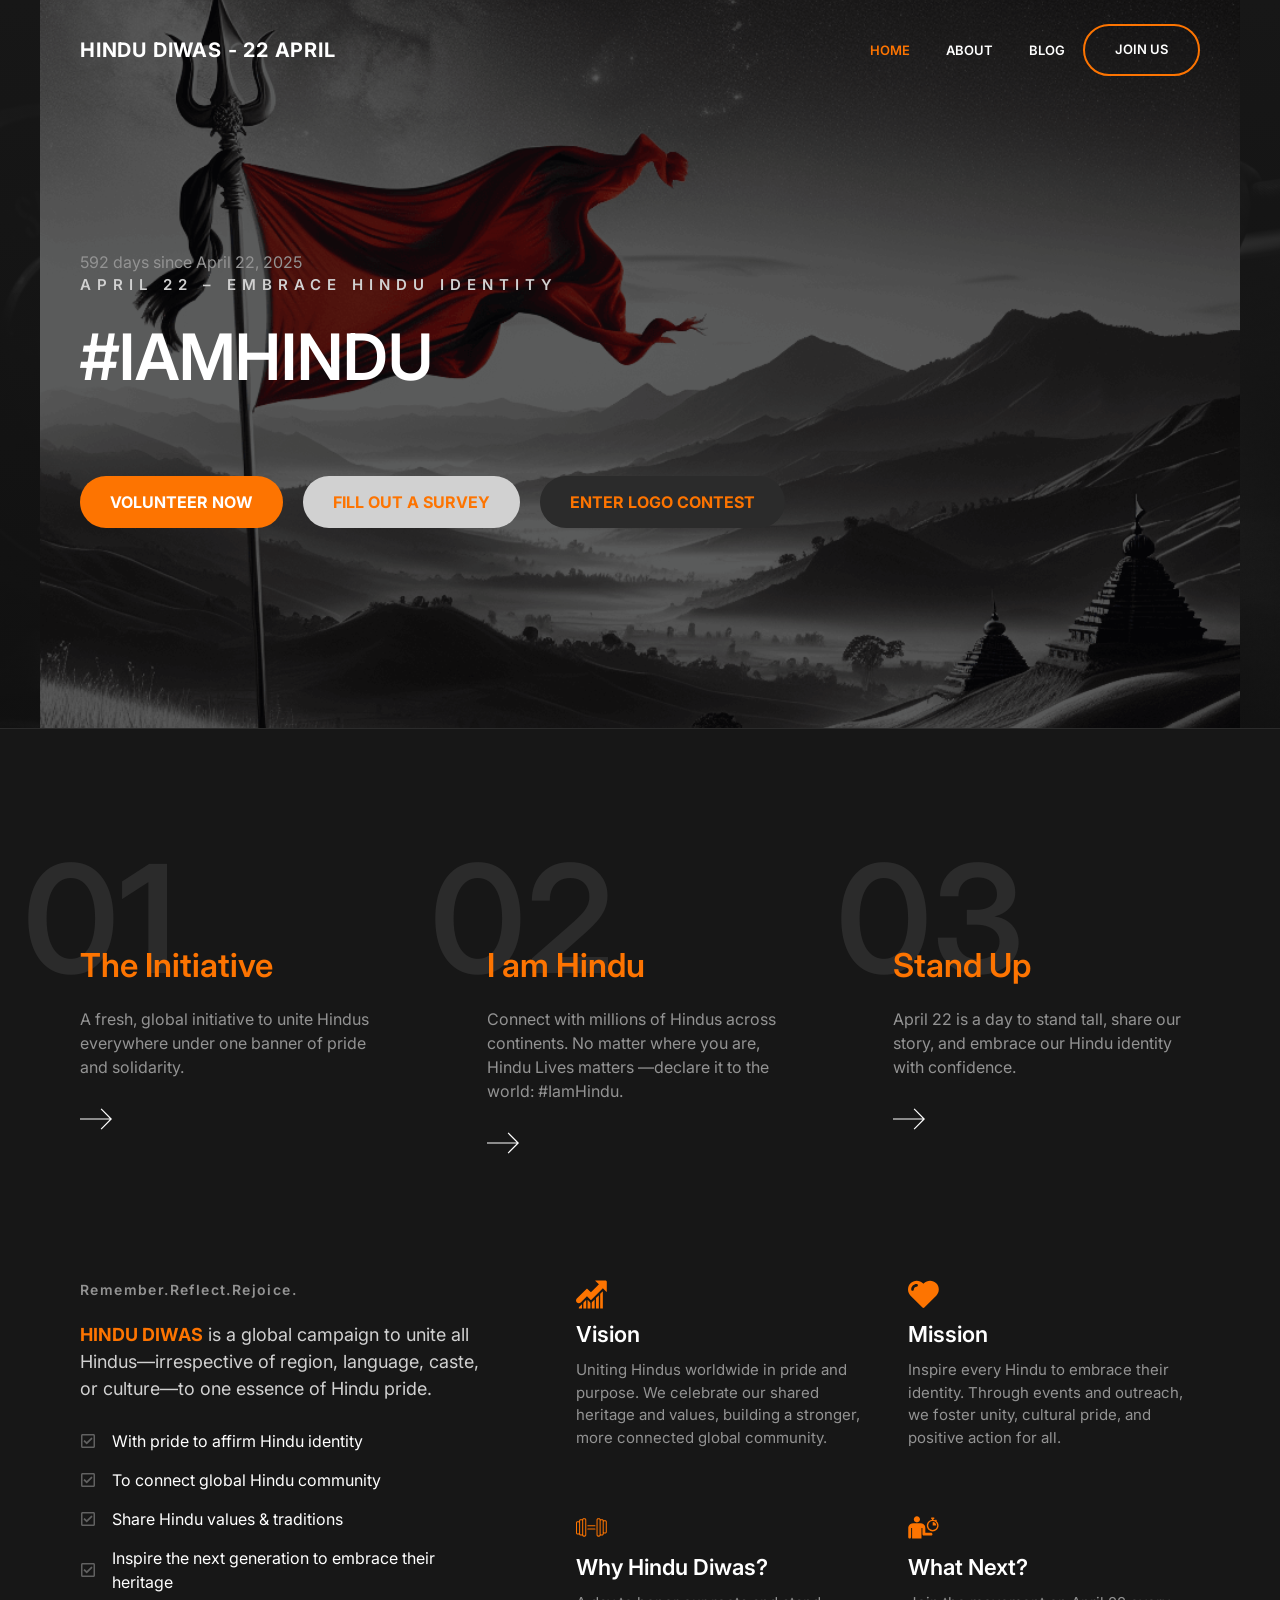
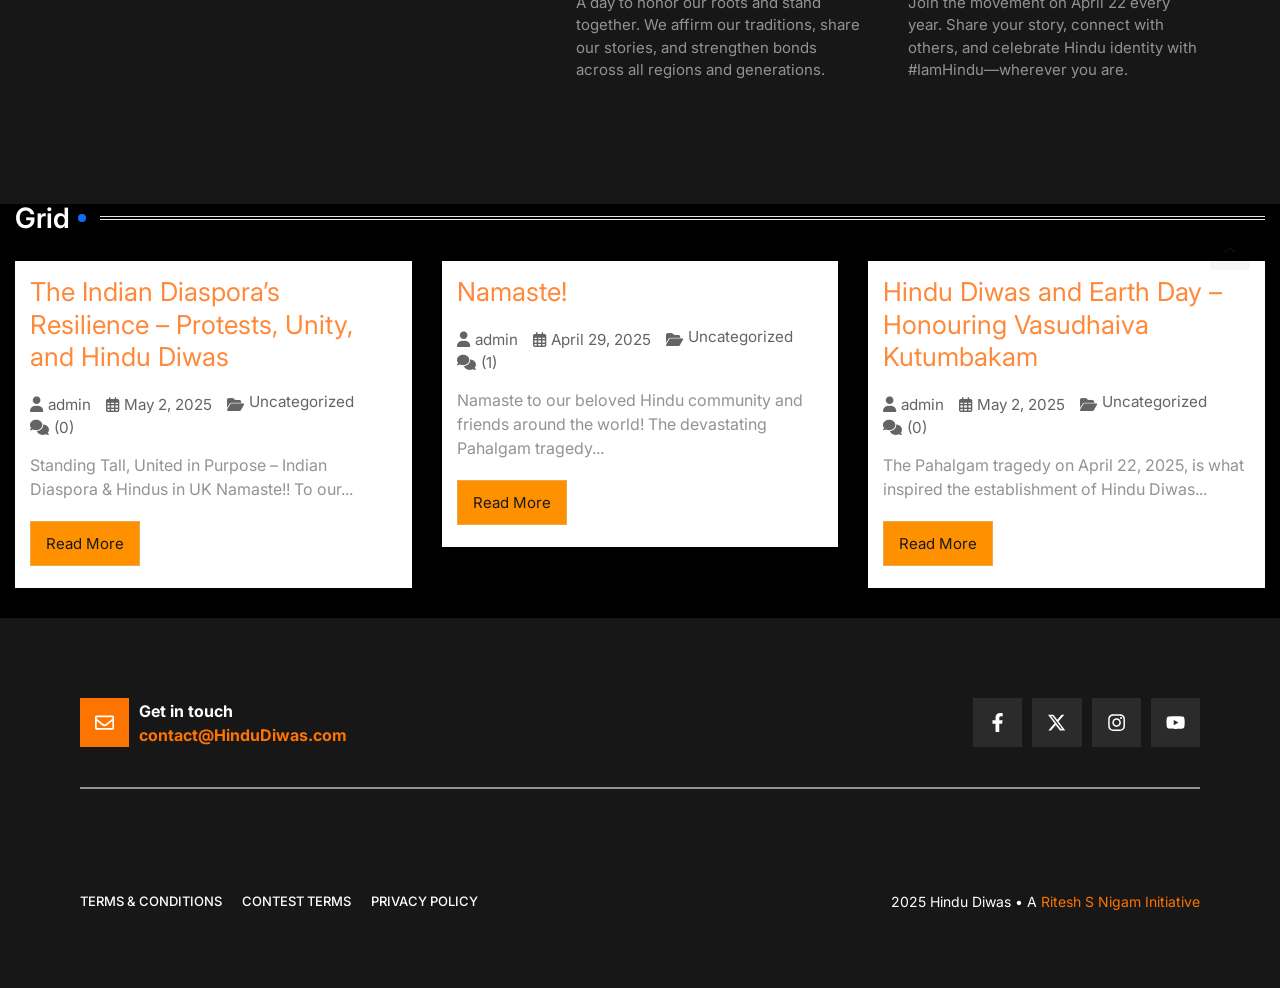
<file: index.html>
<!DOCTYPE html>
<html lang="en-US">
<head>
	<meta charset="UTF-8">
	<title>Hindu Diwas &#x2d; 22 April &#x2d; Hindu Day &#x2d; Global Hinduism Sanatan Day</title>
	<style>img:is([sizes="auto" i], [sizes^="auto," i]) { contain-intrinsic-size: 3000px 1500px }</style>
	<meta name="viewport" content="width=device-width, initial-scale=1">
<!-- The SEO Framework by Sybre Waaijer -->
<meta name="robots" content="max-snippet:-1,max-image-preview:large,max-video-preview:-1">
<link rel="canonical" href="/">
<meta name="description" content="April 22 is Hindu Day for all Hindus worldwide to embrace Hinduism, spread Hindu Heritage and Sanatan Values.">
<meta property="og:type" content="website">
<meta property="og:locale" content="en_US">
<meta property="og:site_name" content="Hindu Diwas &#8211; 22 April">
<meta property="og:title" content="Hindu Diwas &#x2d; 22 April &#x2d; Hindu Day &#x2d; Global Hinduism Sanatan Day">
<meta property="og:description" content="April 22 is Hindu Day for all Hindus worldwide to embrace Hinduism, spread Hindu Heritage and Sanatan Values.">
<meta property="og:url" content="/">
<meta property="og:image" content="/wp-content/uploads/2025/04/22.png">
<meta property="og:image:width" content="500">
<meta property="og:image:height" content="500">
<meta name="twitter:card" content="summary_large_image">
<meta name="twitter:title" content="Hindu Diwas &#x2d; 22 April &#x2d; Hindu Day &#x2d; Global Hinduism Sanatan Day">
<meta name="twitter:description" content="April 22 is Hindu Day for all Hindus worldwide to embrace Hinduism, spread Hindu Heritage and Sanatan Values.">
<meta name="twitter:image" content="/wp-content/uploads/2025/04/22.png">
<script type="application/ld+json">{"@context":"https://schema.org","@graph":[{"@type":"WebSite","@id":"/#/schema/WebSite","url":"/","name":"Hindu Diwas – 22 April","inLanguage":"en-US","potentialAction":{"@type":"SearchAction","target":{"@type":"EntryPoint","urlTemplate":"/search/{search_term_string}/"},"query-input":"required name=search_term_string"},"publisher":{"@id":"/#/schema/Organization"}},{"@type":"WebPage","@id":"/","url":"/","name":"Hindu Diwas - 22 April - Hindu Day - Global Hinduism Sanatan Day","description":"April 22 is Hindu Day for all Hindus worldwide to embrace Hinduism, spread Hindu Heritage and Sanatan Values.","inLanguage":"en-US","isPartOf":{"@id":"/#/schema/WebSite"},"breadcrumb":{"@type":"BreadcrumbList","@id":"/#/schema/BreadcrumbList","itemListElement":{"@type":"ListItem","position":1,"name":"Hindu Diwas – 22 April"}},"potentialAction":{"@type":"ReadAction","target":"/"},"about":{"@id":"/#/schema/Organization"}},{"@type":"Organization","@id":"/#/schema/Organization","name":"Hindu Diwas – 22 April","url":"/","logo":{"@type":"ImageObject","url":"/wp-content/uploads/2025/04/cropped-22.png","contentUrl":"/wp-content/uploads/2025/04/cropped-22.png","width":512,"height":512,"contentSize":"29607"}}]}</script>
<!-- / The SEO Framework by Sybre Waaijer | 50.69ms meta | 43.68ms boot -->

<link href="https://fonts.gstatic.com/" crossorigin rel="preconnect">
<link href="https://fonts.googleapis.com/" crossorigin rel="preconnect">
<link rel="alternate" type="application/rss+xml" title="Hindu Diwas - 22 April &raquo; Feed" href="/feed/">
<link rel="alternate" type="application/rss+xml" title="Hindu Diwas - 22 April &raquo; Comments Feed" href="/comments/feed/">
<script>
window._wpemojiSettings = {"baseUrl":"https:\/\/s.w.org\/images\/core\/emoji\/15.1.0\/72x72\/","ext":".png","svgUrl":"https:\/\/s.w.org\/images\/core\/emoji\/15.1.0\/svg\/","svgExt":".svg","source":{"concatemoji":"\/wp-includes\/js\/wp-emoji-release.min.js?ver=6.8.1"}};
/*! This file is auto-generated */
!function(i,n){var o,s,e;function c(e){try{var t={supportTests:e,timestamp:(new Date).valueOf()};sessionStorage.setItem(o,JSON.stringify(t))}catch(e){}}function p(e,t,n){e.clearRect(0,0,e.canvas.width,e.canvas.height),e.fillText(t,0,0);var t=new Uint32Array(e.getImageData(0,0,e.canvas.width,e.canvas.height).data),r=(e.clearRect(0,0,e.canvas.width,e.canvas.height),e.fillText(n,0,0),new Uint32Array(e.getImageData(0,0,e.canvas.width,e.canvas.height).data));return t.every(function(e,t){return e===r[t]})}function u(e,t,n){switch(t){case"flag":return n(e,"🏳️‍⚧️","🏳️​⚧️")?!1:!n(e,"🇺🇳","🇺​🇳")&&!n(e,"🏴󠁧󠁢󠁥󠁮󠁧󠁿","🏴​󠁧​󠁢​󠁥​󠁮​󠁧​󠁿");case"emoji":return!n(e,"🐦‍🔥","🐦​🔥")}return!1}function f(e,t,n){var r="undefined"!=typeof WorkerGlobalScope&&self instanceof WorkerGlobalScope?new OffscreenCanvas(300,150):i.createElement("canvas"),a=r.getContext("2d",{willReadFrequently:!0}),o=(a.textBaseline="top",a.font="600 32px Arial",{});return e.forEach(function(e){o[e]=t(a,e,n)}),o}function t(e){var t=i.createElement("script");t.src=e,t.defer=!0,i.head.appendChild(t)}"undefined"!=typeof Promise&&(o="wpEmojiSettingsSupports",s=["flag","emoji"],n.supports={everything:!0,everythingExceptFlag:!0},e=new Promise(function(e){i.addEventListener("DOMContentLoaded",e,{once:!0})}),new Promise(function(t){var n=function(){try{var e=JSON.parse(sessionStorage.getItem(o));if("object"==typeof e&&"number"==typeof e.timestamp&&(new Date).valueOf()<e.timestamp+604800&&"object"==typeof e.supportTests)return e.supportTests}catch(e){}return null}();if(!n){if("undefined"!=typeof Worker&&"undefined"!=typeof OffscreenCanvas&&"undefined"!=typeof URL&&URL.createObjectURL&&"undefined"!=typeof Blob)try{var e="postMessage("+f.toString()+"("+[JSON.stringify(s),u.toString(),p.toString()].join(",")+"));",r=new Blob([e],{type:"text/javascript"}),a=new Worker(URL.createObjectURL(r),{name:"wpTestEmojiSupports"});return void(a.onmessage=function(e){c(n=e.data),a.terminate(),t(n)})}catch(e){}c(n=f(s,u,p))}t(n)}).then(function(e){for(var t in e)n.supports[t]=e[t],n.supports.everything=n.supports.everything&&n.supports[t],"flag"!==t&&(n.supports.everythingExceptFlag=n.supports.everythingExceptFlag&&n.supports[t]);n.supports.everythingExceptFlag=n.supports.everythingExceptFlag&&!n.supports.flag,n.DOMReady=!1,n.readyCallback=function(){n.DOMReady=!0}}).then(function(){return e}).then(function(){var e;n.supports.everything||(n.readyCallback(),(e=n.source||{}).concatemoji?t(e.concatemoji):e.wpemoji&&e.twemoji&&(t(e.twemoji),t(e.wpemoji)))}))}((window,document),window._wpemojiSettings);
</script>
<style id="wp-emoji-styles-inline-css">img.wp-smiley, img.emoji {
		display: inline !important;
		border: none !important;
		box-shadow: none !important;
		height: 1em !important;
		width: 1em !important;
		margin: 0 0.07em !important;
		vertical-align: -0.1em !important;
		background: none !important;
		padding: 0 !important;
	}</style>
<link rel="stylesheet" id="wp-block-library-css" href="/wp-includes/css/dist/block-library/style.min.css?ver=6.8.1" media="all">
<style id="classic-theme-styles-inline-css">/*! This file is auto-generated */
.wp-block-button__link{color:#fff;background-color:#32373c;border-radius:9999px;box-shadow:none;text-decoration:none;padding:calc(.667em + 2px) calc(1.333em + 2px);font-size:1.125em}.wp-block-file__button{background:#32373c;color:#fff;text-decoration:none}</style>
<style id="global-styles-inline-css">:root{--wp--preset--aspect-ratio--square: 1;--wp--preset--aspect-ratio--4-3: 4/3;--wp--preset--aspect-ratio--3-4: 3/4;--wp--preset--aspect-ratio--3-2: 3/2;--wp--preset--aspect-ratio--2-3: 2/3;--wp--preset--aspect-ratio--16-9: 16/9;--wp--preset--aspect-ratio--9-16: 9/16;--wp--preset--color--black: #000000;--wp--preset--color--cyan-bluish-gray: #abb8c3;--wp--preset--color--white: #ffffff;--wp--preset--color--pale-pink: #f78da7;--wp--preset--color--vivid-red: #cf2e2e;--wp--preset--color--luminous-vivid-orange: #ff6900;--wp--preset--color--luminous-vivid-amber: #fcb900;--wp--preset--color--light-green-cyan: #7bdcb5;--wp--preset--color--vivid-green-cyan: #00d084;--wp--preset--color--pale-cyan-blue: #8ed1fc;--wp--preset--color--vivid-cyan-blue: #0693e3;--wp--preset--color--vivid-purple: #9b51e0;--wp--preset--color--contrast: var(--contrast);--wp--preset--color--contrast-2: var(--contrast-2);--wp--preset--color--contrast-3: var(--contrast-3);--wp--preset--color--contrast-4: var(--contrast-4);--wp--preset--color--base: var(--base);--wp--preset--color--base-2: var(--base-2);--wp--preset--color--accent: var(--accent);--wp--preset--gradient--vivid-cyan-blue-to-vivid-purple: linear-gradient(135deg,rgba(6,147,227,1) 0%,rgb(155,81,224) 100%);--wp--preset--gradient--light-green-cyan-to-vivid-green-cyan: linear-gradient(135deg,rgb(122,220,180) 0%,rgb(0,208,130) 100%);--wp--preset--gradient--luminous-vivid-amber-to-luminous-vivid-orange: linear-gradient(135deg,rgba(252,185,0,1) 0%,rgba(255,105,0,1) 100%);--wp--preset--gradient--luminous-vivid-orange-to-vivid-red: linear-gradient(135deg,rgba(255,105,0,1) 0%,rgb(207,46,46) 100%);--wp--preset--gradient--very-light-gray-to-cyan-bluish-gray: linear-gradient(135deg,rgb(238,238,238) 0%,rgb(169,184,195) 100%);--wp--preset--gradient--cool-to-warm-spectrum: linear-gradient(135deg,rgb(74,234,220) 0%,rgb(151,120,209) 20%,rgb(207,42,186) 40%,rgb(238,44,130) 60%,rgb(251,105,98) 80%,rgb(254,248,76) 100%);--wp--preset--gradient--blush-light-purple: linear-gradient(135deg,rgb(255,206,236) 0%,rgb(152,150,240) 100%);--wp--preset--gradient--blush-bordeaux: linear-gradient(135deg,rgb(254,205,165) 0%,rgb(254,45,45) 50%,rgb(107,0,62) 100%);--wp--preset--gradient--luminous-dusk: linear-gradient(135deg,rgb(255,203,112) 0%,rgb(199,81,192) 50%,rgb(65,88,208) 100%);--wp--preset--gradient--pale-ocean: linear-gradient(135deg,rgb(255,245,203) 0%,rgb(182,227,212) 50%,rgb(51,167,181) 100%);--wp--preset--gradient--electric-grass: linear-gradient(135deg,rgb(202,248,128) 0%,rgb(113,206,126) 100%);--wp--preset--gradient--midnight: linear-gradient(135deg,rgb(2,3,129) 0%,rgb(40,116,252) 100%);--wp--preset--font-size--small: 13px;--wp--preset--font-size--medium: 20px;--wp--preset--font-size--large: 36px;--wp--preset--font-size--x-large: 42px;--wp--preset--spacing--20: 0.44rem;--wp--preset--spacing--30: 0.67rem;--wp--preset--spacing--40: 1rem;--wp--preset--spacing--50: 1.5rem;--wp--preset--spacing--60: 2.25rem;--wp--preset--spacing--70: 3.38rem;--wp--preset--spacing--80: 5.06rem;--wp--preset--shadow--natural: 6px 6px 9px rgba(0, 0, 0, 0.2);--wp--preset--shadow--deep: 12px 12px 50px rgba(0, 0, 0, 0.4);--wp--preset--shadow--sharp: 6px 6px 0px rgba(0, 0, 0, 0.2);--wp--preset--shadow--outlined: 6px 6px 0px -3px rgba(255, 255, 255, 1), 6px 6px rgba(0, 0, 0, 1);--wp--preset--shadow--crisp: 6px 6px 0px rgba(0, 0, 0, 1);}:where(.is-layout-flex){gap: 0.5em;}:where(.is-layout-grid){gap: 0.5em;}body .is-layout-flex{display: flex;}.is-layout-flex{flex-wrap: wrap;align-items: center;}.is-layout-flex > :is(*, div){margin: 0;}body .is-layout-grid{display: grid;}.is-layout-grid > :is(*, div){margin: 0;}:where(.wp-block-columns.is-layout-flex){gap: 2em;}:where(.wp-block-columns.is-layout-grid){gap: 2em;}:where(.wp-block-post-template.is-layout-flex){gap: 1.25em;}:where(.wp-block-post-template.is-layout-grid){gap: 1.25em;}.has-black-color{color: var(--wp--preset--color--black) !important;}.has-cyan-bluish-gray-color{color: var(--wp--preset--color--cyan-bluish-gray) !important;}.has-white-color{color: var(--wp--preset--color--white) !important;}.has-pale-pink-color{color: var(--wp--preset--color--pale-pink) !important;}.has-vivid-red-color{color: var(--wp--preset--color--vivid-red) !important;}.has-luminous-vivid-orange-color{color: var(--wp--preset--color--luminous-vivid-orange) !important;}.has-luminous-vivid-amber-color{color: var(--wp--preset--color--luminous-vivid-amber) !important;}.has-light-green-cyan-color{color: var(--wp--preset--color--light-green-cyan) !important;}.has-vivid-green-cyan-color{color: var(--wp--preset--color--vivid-green-cyan) !important;}.has-pale-cyan-blue-color{color: var(--wp--preset--color--pale-cyan-blue) !important;}.has-vivid-cyan-blue-color{color: var(--wp--preset--color--vivid-cyan-blue) !important;}.has-vivid-purple-color{color: var(--wp--preset--color--vivid-purple) !important;}.has-black-background-color{background-color: var(--wp--preset--color--black) !important;}.has-cyan-bluish-gray-background-color{background-color: var(--wp--preset--color--cyan-bluish-gray) !important;}.has-white-background-color{background-color: var(--wp--preset--color--white) !important;}.has-pale-pink-background-color{background-color: var(--wp--preset--color--pale-pink) !important;}.has-vivid-red-background-color{background-color: var(--wp--preset--color--vivid-red) !important;}.has-luminous-vivid-orange-background-color{background-color: var(--wp--preset--color--luminous-vivid-orange) !important;}.has-luminous-vivid-amber-background-color{background-color: var(--wp--preset--color--luminous-vivid-amber) !important;}.has-light-green-cyan-background-color{background-color: var(--wp--preset--color--light-green-cyan) !important;}.has-vivid-green-cyan-background-color{background-color: var(--wp--preset--color--vivid-green-cyan) !important;}.has-pale-cyan-blue-background-color{background-color: var(--wp--preset--color--pale-cyan-blue) !important;}.has-vivid-cyan-blue-background-color{background-color: var(--wp--preset--color--vivid-cyan-blue) !important;}.has-vivid-purple-background-color{background-color: var(--wp--preset--color--vivid-purple) !important;}.has-black-border-color{border-color: var(--wp--preset--color--black) !important;}.has-cyan-bluish-gray-border-color{border-color: var(--wp--preset--color--cyan-bluish-gray) !important;}.has-white-border-color{border-color: var(--wp--preset--color--white) !important;}.has-pale-pink-border-color{border-color: var(--wp--preset--color--pale-pink) !important;}.has-vivid-red-border-color{border-color: var(--wp--preset--color--vivid-red) !important;}.has-luminous-vivid-orange-border-color{border-color: var(--wp--preset--color--luminous-vivid-orange) !important;}.has-luminous-vivid-amber-border-color{border-color: var(--wp--preset--color--luminous-vivid-amber) !important;}.has-light-green-cyan-border-color{border-color: var(--wp--preset--color--light-green-cyan) !important;}.has-vivid-green-cyan-border-color{border-color: var(--wp--preset--color--vivid-green-cyan) !important;}.has-pale-cyan-blue-border-color{border-color: var(--wp--preset--color--pale-cyan-blue) !important;}.has-vivid-cyan-blue-border-color{border-color: var(--wp--preset--color--vivid-cyan-blue) !important;}.has-vivid-purple-border-color{border-color: var(--wp--preset--color--vivid-purple) !important;}.has-vivid-cyan-blue-to-vivid-purple-gradient-background{background: var(--wp--preset--gradient--vivid-cyan-blue-to-vivid-purple) !important;}.has-light-green-cyan-to-vivid-green-cyan-gradient-background{background: var(--wp--preset--gradient--light-green-cyan-to-vivid-green-cyan) !important;}.has-luminous-vivid-amber-to-luminous-vivid-orange-gradient-background{background: var(--wp--preset--gradient--luminous-vivid-amber-to-luminous-vivid-orange) !important;}.has-luminous-vivid-orange-to-vivid-red-gradient-background{background: var(--wp--preset--gradient--luminous-vivid-orange-to-vivid-red) !important;}.has-very-light-gray-to-cyan-bluish-gray-gradient-background{background: var(--wp--preset--gradient--very-light-gray-to-cyan-bluish-gray) !important;}.has-cool-to-warm-spectrum-gradient-background{background: var(--wp--preset--gradient--cool-to-warm-spectrum) !important;}.has-blush-light-purple-gradient-background{background: var(--wp--preset--gradient--blush-light-purple) !important;}.has-blush-bordeaux-gradient-background{background: var(--wp--preset--gradient--blush-bordeaux) !important;}.has-luminous-dusk-gradient-background{background: var(--wp--preset--gradient--luminous-dusk) !important;}.has-pale-ocean-gradient-background{background: var(--wp--preset--gradient--pale-ocean) !important;}.has-electric-grass-gradient-background{background: var(--wp--preset--gradient--electric-grass) !important;}.has-midnight-gradient-background{background: var(--wp--preset--gradient--midnight) !important;}.has-small-font-size{font-size: var(--wp--preset--font-size--small) !important;}.has-medium-font-size{font-size: var(--wp--preset--font-size--medium) !important;}.has-large-font-size{font-size: var(--wp--preset--font-size--large) !important;}.has-x-large-font-size{font-size: var(--wp--preset--font-size--x-large) !important;}
:where(.wp-block-post-template.is-layout-flex){gap: 1.25em;}:where(.wp-block-post-template.is-layout-grid){gap: 1.25em;}
:where(.wp-block-columns.is-layout-flex){gap: 2em;}:where(.wp-block-columns.is-layout-grid){gap: 2em;}
:root :where(.wp-block-pullquote){font-size: 1.5em;line-height: 1.6;}</style>
<link rel="stylesheet" id="rt-fontawsome-css" href="/wp-content/plugins/the-post-grid/assets/vendor/font-awesome/css/font-awesome.min.css?ver=7.7.19" media="all">
<link rel="stylesheet" id="rt-tpg-shortcode-css" href="/wp-content/plugins/the-post-grid/assets/css/tpg-shortcode.min.css?ver=7.7.19" media="all">
<link rel="stylesheet" id="generate-style-css" href="/wp-content/themes/generatepress/assets/css/main.min.css?ver=3.5.1" media="all">
<style id="generate-style-inline-css">body{background-color:var(--contrast);color:var(--contrast-4);}a{color:var(--accent);}a:hover, a:focus, a:active{color:var(--base-2);}.wp-block-group__inner-container{max-width:1200px;margin-left:auto;margin-right:auto;}.generate-back-to-top{font-size:20px;border-radius:3px;position:fixed;bottom:30px;right:30px;line-height:40px;width:40px;text-align:center;z-index:10;transition:opacity 300ms ease-in-out;opacity:0.1;transform:translateY(1000px);}.generate-back-to-top__show{opacity:1;transform:translateY(0);}:root{--contrast:#171717;--contrast-2:#2b2b2b;--contrast-3:#616161;--contrast-4:#939393;--base:#d1d1d1;--base-2:#ffffff;--accent:#fd7401;}:root .has-contrast-color{color:var(--contrast);}:root .has-contrast-background-color{background-color:var(--contrast);}:root .has-contrast-2-color{color:var(--contrast-2);}:root .has-contrast-2-background-color{background-color:var(--contrast-2);}:root .has-contrast-3-color{color:var(--contrast-3);}:root .has-contrast-3-background-color{background-color:var(--contrast-3);}:root .has-contrast-4-color{color:var(--contrast-4);}:root .has-contrast-4-background-color{background-color:var(--contrast-4);}:root .has-base-color{color:var(--base);}:root .has-base-background-color{background-color:var(--base);}:root .has-base-2-color{color:var(--base-2);}:root .has-base-2-background-color{background-color:var(--base-2);}:root .has-accent-color{color:var(--accent);}:root .has-accent-background-color{background-color:var(--accent);}h1{font-family:inherit;font-weight:600;font-size:48px;line-height:1.4em;}@media (max-width: 1024px){h1{font-size:42px;}}@media (max-width:768px){h1{font-size:40px;}}h2{font-family:inherit;font-weight:600;font-size:40px;}@media (max-width:768px){h2{font-size:34px;}}h3{font-family:inherit;font-weight:600;font-size:33px;line-height:1.3em;}@media (max-width:768px){h3{font-size:30px;}}h4{font-family:inherit;font-weight:600;font-size:22px;}@media (max-width:768px){h4{font-size:20px;}}h5{font-family:inherit;font-weight:500;font-size:18px;}@media (max-width:768px){h5{font-size:17px;}}h6{font-family:inherit;font-weight:600;font-size:14px;margin-bottom:15px;}body, button, input, select, textarea{font-family:Inter, sans-serif;font-size:16px;}.main-navigation a, .main-navigation .menu-toggle, .main-navigation .menu-bar-items{font-weight:600;text-transform:uppercase;font-size:13px;}.main-title{font-family:inherit;text-transform:uppercase;font-size:20px;letter-spacing:0.04em;}button:not(.menu-toggle),html input[type="button"],input[type="reset"],input[type="submit"],.button,.wp-block-button .wp-block-button__link{font-family:inherit;font-weight:500;}.top-bar{background-color:#636363;color:#ffffff;}.top-bar a{color:#ffffff;}.top-bar a:hover{color:#303030;}.site-header{background-color:var(--contrast);}.main-title a,.main-title a:hover{color:var(--base-2);}.site-description{color:var(--base-2);}.main-navigation .main-nav ul li a, .main-navigation .menu-toggle, .main-navigation .menu-bar-items{color:var(--base-2);}.main-navigation .main-nav ul li:not([class*="current-menu-"]):hover > a, .main-navigation .main-nav ul li:not([class*="current-menu-"]):focus > a, .main-navigation .main-nav ul li.sfHover:not([class*="current-menu-"]) > a, .main-navigation .menu-bar-item:hover > a, .main-navigation .menu-bar-item.sfHover > a{color:var(--base);}button.menu-toggle:hover,button.menu-toggle:focus{color:var(--base-2);}.main-navigation .main-nav ul li[class*="current-menu-"] > a{color:var(--accent);}.navigation-search input[type="search"],.navigation-search input[type="search"]:active, .navigation-search input[type="search"]:focus, .main-navigation .main-nav ul li.search-item.active > a, .main-navigation .menu-bar-items .search-item.active > a{color:var(--base);}.separate-containers .inside-article, .separate-containers .comments-area, .separate-containers .page-header, .one-container .container, .separate-containers .paging-navigation, .inside-page-header{color:var(--contrast-4);background-color:var(--contrast);}.entry-title a{color:var(--contrast-4);}.entry-title a:hover{color:var(--base);}.entry-meta{color:var(--base);}h1{color:var(--base-2);}h2{color:var(--base-2);}h3{color:var(--base-2);}h4{color:var(--base-2);}h5{color:var(--base-2);}h6{color:var(--base-2);}.sidebar .widget{color:var(--base);background-color:var(--contrast-2);}.sidebar .widget a{color:var(--accent);}.sidebar .widget a:hover{color:var(--base-2);}.sidebar .widget .widget-title{color:var(--base-2);}input[type="text"],input[type="email"],input[type="url"],input[type="password"],input[type="search"],input[type="tel"],input[type="number"],textarea,select{color:var(--contrast-4);background-color:var(--contrast-2);border-color:var(--accent);}input[type="text"]:focus,input[type="email"]:focus,input[type="url"]:focus,input[type="password"]:focus,input[type="search"]:focus,input[type="tel"]:focus,input[type="number"]:focus,textarea:focus,select:focus{color:var(--contrast-4);background-color:var(--contrast-2);border-color:var(--base);}button,html input[type="button"],input[type="reset"],input[type="submit"],a.button,a.wp-block-button__link:not(.has-background){color:var(--base-2);background-color:var(--accent);}button:hover,html input[type="button"]:hover,input[type="reset"]:hover,input[type="submit"]:hover,a.button:hover,button:focus,html input[type="button"]:focus,input[type="reset"]:focus,input[type="submit"]:focus,a.button:focus,a.wp-block-button__link:not(.has-background):active,a.wp-block-button__link:not(.has-background):focus,a.wp-block-button__link:not(.has-background):hover{color:var(--accent);background-color:var(--base-2);}a.generate-back-to-top{background-color:rgba( 0,0,0,0.4 );color:var(--accent);}a.generate-back-to-top:hover,a.generate-back-to-top:focus{background-color:var(--accent);color:var(--base-2);}:root{--gp-search-modal-bg-color:var(--base-3);--gp-search-modal-text-color:var(--contrast);--gp-search-modal-overlay-bg-color:rgba(0,0,0,0.2);}@media (max-width: 860px){.main-navigation .menu-bar-item:hover > a, .main-navigation .menu-bar-item.sfHover > a{background:none;color:var(--base-2);}}.nav-below-header .main-navigation .inside-navigation.grid-container, .nav-above-header .main-navigation .inside-navigation.grid-container{padding:0px 22px 0px 22px;}.separate-containers .inside-article, .separate-containers .comments-area, .separate-containers .page-header, .separate-containers .paging-navigation, .one-container .site-content, .inside-page-header{padding:100px 40px 100px 40px;}.site-main .wp-block-group__inner-container{padding:100px 40px 100px 40px;}.separate-containers .paging-navigation{padding-top:20px;padding-bottom:20px;}.entry-content .alignwide, body:not(.no-sidebar) .entry-content .alignfull{margin-left:-40px;width:calc(100% + 80px);max-width:calc(100% + 80px);}.sidebar .widget, .page-header, .widget-area .main-navigation, .site-main > *{margin-bottom:40px;}.separate-containers .site-main{margin:40px;}.both-right .inside-left-sidebar,.both-left .inside-left-sidebar{margin-right:20px;}.both-right .inside-right-sidebar,.both-left .inside-right-sidebar{margin-left:20px;}.one-container.archive .post:not(:last-child):not(.is-loop-template-item), .one-container.blog .post:not(:last-child):not(.is-loop-template-item){padding-bottom:100px;}.separate-containers .featured-image{margin-top:40px;}.separate-containers .inside-right-sidebar, .separate-containers .inside-left-sidebar{margin-top:40px;margin-bottom:40px;}.main-navigation .main-nav ul li a,.menu-toggle,.main-navigation .menu-bar-item > a{padding-left:18px;padding-right:18px;}.main-navigation .main-nav ul ul li a{padding:10px 18px 10px 18px;}.rtl .menu-item-has-children .dropdown-menu-toggle{padding-left:18px;}.menu-item-has-children .dropdown-menu-toggle{padding-right:18px;}.rtl .main-navigation .main-nav ul li.menu-item-has-children > a{padding-right:18px;}@media (max-width:768px){.separate-containers .inside-article, .separate-containers .comments-area, .separate-containers .page-header, .separate-containers .paging-navigation, .one-container .site-content, .inside-page-header{padding:60px 30px 60px 30px;}.site-main .wp-block-group__inner-container{padding:60px 30px 60px 30px;}.inside-top-bar{padding-right:30px;padding-left:30px;}.inside-header{padding-right:30px;padding-left:30px;}.widget-area .widget{padding-top:30px;padding-right:30px;padding-bottom:30px;padding-left:30px;}.footer-widgets-container{padding-top:30px;padding-right:30px;padding-bottom:30px;padding-left:30px;}.inside-site-info{padding-right:30px;padding-left:30px;}.entry-content .alignwide, body:not(.no-sidebar) .entry-content .alignfull{margin-left:-30px;width:calc(100% + 60px);max-width:calc(100% + 60px);}.one-container .site-main .paging-navigation{margin-bottom:40px;}}/* End cached CSS */.is-right-sidebar{width:30%;}.is-left-sidebar{width:30%;}.site-content .content-area{width:100%;}@media (max-width: 860px){.main-navigation .menu-toggle,.sidebar-nav-mobile:not(#sticky-placeholder){display:block;}.main-navigation ul,.gen-sidebar-nav,.main-navigation:not(.slideout-navigation):not(.toggled) .main-nav > ul,.has-inline-mobile-toggle #site-navigation .inside-navigation > *:not(.navigation-search):not(.main-nav){display:none;}.nav-align-right .inside-navigation,.nav-align-center .inside-navigation{justify-content:space-between;}.has-inline-mobile-toggle .mobile-menu-control-wrapper{display:flex;flex-wrap:wrap;}.has-inline-mobile-toggle .inside-header{flex-direction:row;text-align:left;flex-wrap:wrap;}.has-inline-mobile-toggle .header-widget,.has-inline-mobile-toggle #site-navigation{flex-basis:100%;}.nav-float-left .has-inline-mobile-toggle #site-navigation{order:10;}}
.dynamic-author-image-rounded{border-radius:100%;}.dynamic-featured-image, .dynamic-author-image{vertical-align:middle;}.one-container.blog .dynamic-content-template:not(:last-child), .one-container.archive .dynamic-content-template:not(:last-child){padding-bottom:0px;}.dynamic-entry-excerpt > p:last-child{margin-bottom:0px;}
.page-hero .inside-page-hero.grid-container{max-width:calc(1200px - 0px - 0px);}.inside-page-hero > *:last-child{margin-bottom:0px;}.page-hero time.updated{display:none;}.header-wrap{position:absolute;left:0px;right:0px;z-index:10;}.header-wrap .site-header{background:transparent;}</style>
<link rel="stylesheet" id="generate-google-fonts-css" href="https://fonts.googleapis.com/css?family=Inter%3A100%2C200%2C300%2Cregular%2C500%2C600%2C700%2C800%2C900&#038;display=auto&#038;ver=3.5.1" media="all">
<link rel="stylesheet" id="generateblocks-css" href="/wp-content/uploads/generateblocks/style-1077.css?ver=1746211206" media="all">
<link rel="stylesheet" id="generate-offside-css" href="/wp-content/plugins/gp-premium/menu-plus/functions/css/offside.min.css?ver=2.5.2" media="all">
<style id="generate-offside-inline-css">:root{--gp-slideout-width:265px;}.slideout-navigation.main-navigation{background-color:var(--contrast);}.slideout-navigation, .slideout-navigation a{color:var(--base-2);}.slideout-navigation button.slideout-exit{color:var(--base-2);padding-left:18px;padding-right:18px;}.slide-opened nav.toggled .menu-toggle:before{display:none;}@media (max-width: 860px){.menu-bar-item.slideout-toggle{display:none;}}</style>
<script src="/wp-includes/js/jquery/jquery.min.js?ver=3.7.1" id="jquery-core-js"></script>
<script src="/wp-includes/js/jquery/jquery-migrate.min.js?ver=3.4.1" id="jquery-migrate-js"></script>
<link rel="https://api.w.org/" href="/wp-json/">
<link rel="alternate" title="JSON" type="application/json" href="/wp-json/wp/v2/pages/1077">
<link rel="EditURI" type="application/rsd+xml" title="RSD" href="/xmlrpc.php?rsd">
<link rel="alternate" title="oEmbed (JSON)" type="application/json+oembed" href="/wp-json/oembed/1.0/embed?url=%2F">
<link rel="alternate" title="oEmbed (XML)" type="text/xml+oembed" href="/wp-json/oembed/1.0/embed?url=%2F#038;format=xml">
<!-- HFCM by 99 Robots - Snippet # 1:  -->
<script>(function(w, d, t, h, s, n) {
    w.FlodeskObject = n;
    var fn = function() {
      (w[n].q = w[n].q || []).push(arguments);
    };
    w[n] = w[n] || fn;
    var f = d.getElementsByTagName(t)[0];
    var v = '?v=' + Math.floor(new Date().getTime() / (120 * 1000)) * 60;
    var sm = d.createElement(t);
    sm.async = true;
    sm.type = 'module';
    sm.src = h + s + '.mjs' + v;
    f.parentNode.insertBefore(sm, f);
    var sn = d.createElement(t);
    sn.async = true;
    sn.noModule = true;
    sn.src = h + s + '.js' + v;
    f.parentNode.insertBefore(sn, f);
  })(window, document, 'script', 'https://assets.flodesk.com', '/universal', 'fd');</script>
<script>window.fd('form', {
    formId: '68119ef3aa29b92b0bad058a'
  });</script>
<!-- /end HFCM by 99 Robots -->
        <style>:root {
                --tpg-primary-color: #0d6efd;
                --tpg-secondary-color: #0654c4;
                --tpg-primary-light: #c4d0ff
            }

                        body .rt-tpg-container .rt-loading,
            body #bottom-script-loader .rt-ball-clip-rotate {
                color: #0367bf !important;
            }</style>
		<link rel="icon" href="/wp-content/uploads/2025/04/cropped-22-32x32.png" sizes="32x32">
<link rel="icon" href="/wp-content/uploads/2025/04/cropped-22-192x192.png" sizes="192x192">
<link rel="apple-touch-icon" href="/wp-content/uploads/2025/04/cropped-22-180x180.png">
<meta name="msapplication-TileImage" content="/wp-content/uploads/2025/04/cropped-22-270x270.png">
		<style id="wp-custom-css">/* GeneratePress Site CSS */ /* Sidebar margin on mobile */
@media (max-width: 768px) {
	.sidebar {
		margin-top: 4em;
	}
} /* End GeneratePress Site CSS */</style>
		</head>

<body class="home wp-singular page-template-default page page-id-1077 wp-embed-responsive wp-theme-generatepress post-image-aligned-center slideout-enabled slideout-mobile sticky-menu-fade rttpg rttpg-7.7.19 radius-frontend rttpg-body-wrap no-sidebar nav-float-right one-container header-aligned-left dropdown-hover full-width-content" itemtype="https://schema.org/WebPage" itemscope>
	<div class="header-wrap">
<a class="screen-reader-text skip-link" href="#content" title="Skip to content">Skip to content</a>		<header class="site-header has-inline-mobile-toggle" id="masthead" aria-label="Site" itemtype="https://schema.org/WPHeader" itemscope>
			<div class="inside-header grid-container">
				<div class="site-branding">
						<p class="main-title" itemprop="headline">
					<a href="/" rel="home">Hindu Diwas - 22 April</a>
				</p>
						
					</div>	<nav class="main-navigation mobile-menu-control-wrapper" id="mobile-menu-control-wrapper" aria-label="Mobile Toggle">
		<div class="menu-bar-items">
<a class="gb-text gb-text-7b643a38 hide-on-mobile" href="/volunteer-with-us/">Join Us</a>
</div>		<button data-nav="site-navigation" class="menu-toggle" aria-controls="generate-slideout-menu" aria-expanded="false">
			<span class="gp-icon icon-menu-bars"><svg viewbox="0 0 512 512" aria-hidden="true" xmlns="http://www.w3.org/2000/svg" width="1em" height="1em"><path d="M0 96c0-13.255 10.745-24 24-24h464c13.255 0 24 10.745 24 24s-10.745 24-24 24H24c-13.255 0-24-10.745-24-24zm0 160c0-13.255 10.745-24 24-24h464c13.255 0 24 10.745 24 24s-10.745 24-24 24H24c-13.255 0-24-10.745-24-24zm0 160c0-13.255 10.745-24 24-24h464c13.255 0 24 10.745 24 24s-10.745 24-24 24H24c-13.255 0-24-10.745-24-24z"></path></svg><svg viewbox="0 0 512 512" aria-hidden="true" xmlns="http://www.w3.org/2000/svg" width="1em" height="1em"><path d="M71.029 71.029c9.373-9.372 24.569-9.372 33.942 0L256 222.059l151.029-151.03c9.373-9.372 24.569-9.372 33.942 0 9.372 9.373 9.372 24.569 0 33.942L289.941 256l151.03 151.029c9.372 9.373 9.372 24.569 0 33.942-9.373 9.372-24.569 9.372-33.942 0L256 289.941l-151.029 151.03c-9.373 9.372-24.569 9.372-33.942 0-9.372-9.373-9.372-24.569 0-33.942L222.059 256 71.029 104.971c-9.372-9.373-9.372-24.569 0-33.942z"></path></svg></span><span class="screen-reader-text">Menu</span>		</button>
	</nav>
			<nav class="main-navigation has-menu-bar-items sub-menu-right" id="site-navigation" aria-label="Primary" itemtype="https://schema.org/SiteNavigationElement" itemscope>
			<div class="inside-navigation grid-container">
								<button class="menu-toggle" aria-controls="generate-slideout-menu" aria-expanded="false">
					<span class="gp-icon icon-menu-bars"><svg viewbox="0 0 512 512" aria-hidden="true" xmlns="http://www.w3.org/2000/svg" width="1em" height="1em"><path d="M0 96c0-13.255 10.745-24 24-24h464c13.255 0 24 10.745 24 24s-10.745 24-24 24H24c-13.255 0-24-10.745-24-24zm0 160c0-13.255 10.745-24 24-24h464c13.255 0 24 10.745 24 24s-10.745 24-24 24H24c-13.255 0-24-10.745-24-24zm0 160c0-13.255 10.745-24 24-24h464c13.255 0 24 10.745 24 24s-10.745 24-24 24H24c-13.255 0-24-10.745-24-24z"></path></svg><svg viewbox="0 0 512 512" aria-hidden="true" xmlns="http://www.w3.org/2000/svg" width="1em" height="1em"><path d="M71.029 71.029c9.373-9.372 24.569-9.372 33.942 0L256 222.059l151.029-151.03c9.373-9.372 24.569-9.372 33.942 0 9.372 9.373 9.372 24.569 0 33.942L289.941 256l151.03 151.029c9.372 9.373 9.372 24.569 0 33.942-9.373 9.372-24.569 9.372-33.942 0L256 289.941l-151.029 151.03c-9.373 9.372-24.569 9.372-33.942 0-9.372-9.373-9.372-24.569 0-33.942L222.059 256 71.029 104.971c-9.372-9.373-9.372-24.569 0-33.942z"></path></svg></span><span class="screen-reader-text">Menu</span>				</button>
				<div id="primary-menu" class="main-nav"><ul id="menu-main" class=" menu sf-menu">
<li id="menu-item-72" class="menu-item menu-item-type-post_type menu-item-object-page menu-item-home current-menu-item page_item page-item-1077 current_page_item menu-item-72"><a href="/" aria-current="page">Home</a></li>
<li id="menu-item-71" class="menu-item menu-item-type-post_type menu-item-object-page menu-item-71"><a href="/about/">About</a></li>
<li id="menu-item-73" class="menu-item menu-item-type-post_type menu-item-object-page menu-item-73"><a href="/blog/">Blog</a></li>
</ul></div>
<div class="menu-bar-items">
<a class="gb-text gb-text-7b643a38 hide-on-mobile" href="/volunteer-with-us/">Join Us</a>
</div>			</div>
		</nav>
					</div>
		</header>
		</div>
<!-- .header-wrap --><div class="page-hero">
					<div class="inside-page-hero grid-container grid-parent">
						<!-- This is a comment -->
					</div>
				</div>
	<div class="site grid-container container hfeed" id="page">
				<div class="site-content" id="content">
			
	<div class="content-area" id="primary">
		<main class="site-main" id="main">
			
<article id="post-1077" class="post-1077 page type-page status-publish" itemtype="https://schema.org/CreativeWork" itemscope>
	<div class="inside-article">
		
		<div class="entry-content" itemprop="text">
			
<section class="gb-element-c03c802c">
<div class="gb-element-cf6a1d98">
<div id="daysSince"></div>

    <script>// Function to calculate days since April 22, 2025
        function calculateDaysSince() {
            const startDate = new Date('2025-04-22T00:00:00'); // Start date: April 22, 2025
            const currentDate = new Date(); // Current date

            // Calculate the difference in time (milliseconds)
            const timeDifference = currentDate - startDate;

            // Convert time difference to days
            const daysDifference = Math.floor(timeDifference / (1000 * 60 * 60 * 24));

            // Display the result in the desired format
            document.getElementById('daysSince').innerText = `${daysDifference} days since April 22, 2025`;
        }

        // Run the function when the page loads
        window.onload = calculateDaysSince;</script>



<p class="gb-text gb-text-c7a4c0f7">April 22 – Embrace Hindu Identity</p>



<h1 class="gb-text gb-text-2e50a072">#IamHINDU</h1>



<div class="gb-element-6fbb839e">
<a class="gb-text gb-text-0b48ae42" href="/volunteer-with-us/">VOLUNTEER NOW</a>



<a class="gb-text gb-text-040aa643" href="https://forms.gle/UdXDeN6zRnKe6atT9">Fill OUT A Survey</a>



<a class="gb-text gb-text-25bd6090" href="/logo-design-contest/">ENTER LOGO CONTEST</a>
</div>
</div>
</section>



<section class="gb-element-88bbdcfe">
<div class="gb-element-b7a60bc5">
<div class="gb-element-ccc91616">
<h2 class="gb-text gb-text-f5027235">01</h2>



<h3 class="gb-text gb-text-271eb8d2">The Initiative</h3>



<p class="gb-text">A fresh, global initiative to unite Hindus everywhere under one banner of pride and solidarity.</p>



<a class="gb-text-268707d2" href="https://sites.generatepress.com/workout/classes/"><span class="gb-shape"><svg viewbox="0 0 227.096 227.096" xmlns="http://www.w3.org/2000/svg"><path d="m152.835 39.285-5.902 5.898 64.18 64.19H0v8.35h211.124l-64.191 64.179 5.902 5.909 74.261-74.261z"></path></svg></span></a>
</div>



<div class="gb-element-ee09af91">
<h2 class="gb-text gb-text-056eab9f">02</h2>



<h3 class="gb-text gb-text-b9833607">I am Hindu</h3>



<p class="gb-text">Connect with millions of Hindus across continents. No matter where you are, Hindu Lives matters —declare it to the world: #IamHindu.</p>



<a class="gb-text-7e5c5f48" href="https://sites.generatepress.com/workout/classes/"><span class="gb-shape"><svg viewbox="0 0 227.096 227.096" xmlns="http://www.w3.org/2000/svg"><path d="m152.835 39.285-5.902 5.898 64.18 64.19H0v8.35h211.124l-64.191 64.179 5.902 5.909 74.261-74.261z"></path></svg></span></a>
</div>



<div class="gb-element-6467bb61">
<h2 class="gb-text gb-text-39be2b69">03</h2>



<h3 class="gb-text gb-text-06c759b2">Stand Up</h3>



<p class="gb-text">April 22 is a day to stand tall, share our story, and embrace our Hindu identity with confidence. </p>



<a class="gb-text-d25fe322" href="https://sites.generatepress.com/workout/classes/"><span class="gb-shape"><svg viewbox="0 0 227.096 227.096" xmlns="http://www.w3.org/2000/svg"><path d="m152.835 39.285-5.902 5.898 64.18 64.19H0v8.35h211.124l-64.191 64.179 5.902 5.909 74.261-74.261z"></path></svg></span></a>
</div>
</div>
</section>



<section class="gb-element-eb3f0947">
<div class="gb-element-0c708178">
<p class="gb-text gb-text-1e63e5da">Remember.Reflect.Rejoice.</p>



<p class="gb-text gb-text-f42c5c22"><mark class="gb-highlight"><strong><mark style="background-color:rgba(0, 0, 0, 0)" class="has-inline-color has-accent-color">HINDU DIWAS</mark></strong></mark> is a global campaign to unite all Hindus—irrespective of region, language, caste, or culture—to one essence of Hindu pride.</p>



<p class="gb-text-982fff39"><span class="gb-shape"><svg aria-hidden="true" role="img" height="1em" width="1em" viewbox="0 0 448 512" xmlns="http://www.w3.org/2000/svg"><path fill="currentColor" d="M400 32H48C21.49 32 0 53.49 0 80v352c0 26.51 21.49 48 48 48h352c26.51 0 48-21.49 48-48V80c0-26.51-21.49-48-48-48zm0 400H48V80h352v352zm-35.864-241.724L191.547 361.48c-4.705 4.667-12.303 4.637-16.97-.068l-90.781-91.516c-4.667-4.705-4.637-12.303.069-16.971l22.719-22.536c4.705-4.667 12.303-4.637 16.97.069l59.792 60.277 141.352-140.216c4.705-4.667 12.303-4.637 16.97.068l22.536 22.718c4.667 4.706 4.637 12.304-.068 16.971z"></path></svg></span><span class="gb-text">With pride to affirm Hindu identity</span></p>



<p class="gb-text-66e435eb"><span class="gb-shape"><svg aria-hidden="true" role="img" height="1em" width="1em" viewbox="0 0 448 512" xmlns="http://www.w3.org/2000/svg"><path fill="currentColor" d="M400 32H48C21.49 32 0 53.49 0 80v352c0 26.51 21.49 48 48 48h352c26.51 0 48-21.49 48-48V80c0-26.51-21.49-48-48-48zm0 400H48V80h352v352zm-35.864-241.724L191.547 361.48c-4.705 4.667-12.303 4.637-16.97-.068l-90.781-91.516c-4.667-4.705-4.637-12.303.069-16.971l22.719-22.536c4.705-4.667 12.303-4.637 16.97.069l59.792 60.277 141.352-140.216c4.705-4.667 12.303-4.637 16.97.068l22.536 22.718c4.667 4.706 4.637 12.304-.068 16.971z"></path></svg></span><span class="gb-text">To connect global Hindu community</span></p>



<p class="gb-text-ac97fcd2"><span class="gb-shape"><svg aria-hidden="true" role="img" height="1em" width="1em" viewbox="0 0 448 512" xmlns="http://www.w3.org/2000/svg"><path fill="currentColor" d="M400 32H48C21.49 32 0 53.49 0 80v352c0 26.51 21.49 48 48 48h352c26.51 0 48-21.49 48-48V80c0-26.51-21.49-48-48-48zm0 400H48V80h352v352zm-35.864-241.724L191.547 361.48c-4.705 4.667-12.303 4.637-16.97-.068l-90.781-91.516c-4.667-4.705-4.637-12.303.069-16.971l22.719-22.536c4.705-4.667 12.303-4.637 16.97.069l59.792 60.277 141.352-140.216c4.705-4.667 12.303-4.637 16.97.068l22.536 22.718c4.667 4.706 4.637 12.304-.068 16.971z"></path></svg></span><span class="gb-text">Share Hindu values &amp; traditions</span></p>



<p class="gb-text-14eef828"><span class="gb-shape"><svg aria-hidden="true" role="img" height="1em" width="1em" viewbox="0 0 448 512" xmlns="http://www.w3.org/2000/svg"><path fill="currentColor" d="M400 32H48C21.49 32 0 53.49 0 80v352c0 26.51 21.49 48 48 48h352c26.51 0 48-21.49 48-48V80c0-26.51-21.49-48-48-48zm0 400H48V80h352v352zm-35.864-241.724L191.547 361.48c-4.705 4.667-12.303 4.637-16.97-.068l-90.781-91.516c-4.667-4.705-4.637-12.303.069-16.971l22.719-22.536c4.705-4.667 12.303-4.637 16.97.069l59.792 60.277 141.352-140.216c4.705-4.667 12.303-4.637 16.97.068l22.536 22.718c4.667 4.706 4.637 12.304-.068 16.971z"></path></svg></span><span class="gb-text">Inspire the next generation to embrace their heritage</span></p>
</div>



<div class="gb-element-3b0e96f8">
<div class="gb-element-e6e7a91c">
<div>
<h3 class="gb-text-0256fdd2">
<span class="gb-shape"><svg viewbox="0 0 363.868 363.868" xmlns="http://www.w3.org/2000/svg"><path d="M92.723 274.945c-3.178 3.178-5.747 9.388-5.747 13.875v58.444h33.929v-92.373c0-4.487-2.569-5.56-5.747-2.382l-22.435 22.436zM241.752 219.573c-3.17 3.178-5.747 9.389-5.747 13.884v113.816h33.929V199.487c0-4.487-2.569-5.552-5.747-2.374l-22.435 22.46zM291.418 169.834c-3.178 3.17-5.755 9.38-5.755 13.867v163.563h31.547V152.212c0-4.487-2.577-5.56-5.755-2.382l-20.037 20.004zM193.078 268.239s-1.512 1.52-3.381 3.39c-1.861 1.87-3.373 7.031-3.373 11.518v64.118h33.929v-98.047c0-4.487-2.577-5.56-5.755-2.382l-21.42 21.403zM142.405 250.998c-3.178-3.17-5.755-2.105-5.755 2.382v93.885h33.929v-60.03c0-4.487-2.439-10.559-5.454-13.558l-5.454-5.43-17.266-17.249zM50.023 317.669l-10.957 10.974c-3.17 3.178-5.739 8.633-5.739 12.193v6.438h37.871V304.59c0-4.487-2.569-5.552-5.747-2.374l-15.428 15.453z"></path><path d="M358.121 150.724c3.17 3.178 5.747 2.105 5.747-2.382V32.193c0-8.316-7.966-15.599-16.233-15.599H232.16c-4.487 0-5.56 2.577-2.382 5.755l41.074 41.106-16.753 16.68-77.701 77.774L135.3 116.82c-3.178-3.178-8.316-3.17-11.494 0L9.519 231.189c-12.697 12.705-12.689 33.295.008 45.991l.797.805c12.697 12.697 33.287 12.697 45.975-.008l73.247-73.287 41.098 41.057a8.144 8.144 0 0 0 11.502 0l135.479-135.503 40.496 40.48z"></path></svg></span><span class="gb-text">Vision</span>
</h3>



<p class="gb-headline gb-headline-ed1af437 gb-headline-text">Uniting Hindus worldwide in pride and purpose. We celebrate our shared heritage and values, building a stronger, more connected global community.</p>
</div>



<div>
<h3 class="gb-text-246ec5c6">
<span class="gb-shape"><svg viewbox="0 0 472.7 472.7" xmlns="http://www.w3.org/2000/svg"><path d="M433.5 67c-25.3-25.3-59-39.3-94.8-39.3s-69.6 14-94.9 39.4l-7.3 7.3-7.5-7.5c-25.4-25.4-59.1-39.4-95-39.4-35.8 0-69.4 13.9-94.7 39.3C13.9 92.2 0 125.9 0 161.7s14 69.5 39.4 94.8l182.7 182.7c3.8 3.8 9 6 14.5 6 5.4 0 10.6-2.2 14.5-6l182.2-182.4c25.4-25.4 39.3-59.1 39.4-94.9S458.8 92.4 433.5 67zm-301 50.2c-23.9 0-43.4 19.5-43.4 43.4 0 11-8.9 19.9-19.9 19.9s-19.9-8.9-19.9-19.9c0-45.8 37.3-83.1 83.1-83.1 11 0 19.9 8.9 19.9 19.9.1 11-8.8 19.8-19.8 19.8z"></path></svg></span><span class="gb-text">Mission</span>
</h3>



<p class="gb-text gb-text-f4ef8368">Inspire every Hindu to embrace their identity. Through events and outreach, we foster unity, cultural pride, and positive action for all.</p>
</div>



<div>
<h3 class="gb-text-c8fb5c2d">
<span class="gb-shape"><svg viewbox="0 0 512 512" xmlns="http://www.w3.org/2000/svg"><path d="M315.733 221.867H196.267a8.536 8.536 0 0 0-8.533 8.533 8.536 8.536 0 0 0 8.533 8.533h119.467a8.53 8.53 0 0 0 8.533-8.533 8.531 8.531 0 0 0-8.534-8.533zM486.4 136.533h-17.067c-3.371 0-6.579.691-9.515 1.877-2.961-10.88-12.817-18.944-24.619-18.944h-17.067c-3.371 0-6.579.691-9.515 1.877C405.658 110.464 395.802 102.4 384 102.4h-17.067c-14.114 0-25.6 11.486-25.6 25.6v256c0 14.114 11.486 25.6 25.6 25.6H384c11.802 0 21.658-8.064 24.619-18.944 2.935 1.186 6.144 1.877 9.515 1.877H435.2c14.114 0 25.6-11.486 25.6-25.6v-10.112c2.679.964 5.521 1.579 8.533 1.579H486.4c14.114 0 25.6-11.486 25.6-25.6V162.133c0-14.114-11.486-25.6-25.6-25.6zm-93.867 8.534V384c0 4.702-3.823 8.533-8.533 8.533h-17.067c-4.71 0-8.533-3.831-8.533-8.533V128c0-4.702 3.823-8.533 8.533-8.533H384c4.71 0 8.533 3.831 8.533 8.533v17.067zm51.2 17.066v204.8c0 4.702-3.823 8.533-8.533 8.533h-17.067c-4.71 0-8.533-3.831-8.533-8.533V145.067c0-4.702 3.823-8.533 8.533-8.533H435.2c4.71 0 8.533 3.831 8.533 8.533v17.066zm51.2 170.667c0 4.702-3.823 8.533-8.533 8.533h-17.067c-4.71 0-8.533-3.831-8.533-8.533V162.133c0-4.702 3.823-8.533 8.533-8.533H486.4c4.71 0 8.533 3.831 8.533 8.533V332.8zM145.067 102.4H128c-11.802 0-21.666 8.064-24.61 18.944-2.953-1.186-6.153-1.877-9.523-1.877H76.8c-14.114 0-25.6 11.486-25.6 25.6v10.103c-2.68-.956-5.521-1.57-8.533-1.57H25.6C11.486 153.6 0 165.086 0 179.2v170.667c0 14.114 11.486 25.6 25.6 25.6h17.067c3.371 0 6.571-.691 9.523-1.877 2.944 10.88 12.809 18.944 24.61 18.944h17.067c3.371 0 6.571-.691 9.523-1.877 2.944 10.88 12.809 18.944 24.61 18.944h17.067c14.114 0 25.6-11.486 25.6-25.6V128c0-14.114-11.486-25.6-25.6-25.6zM51.2 349.867c0 4.702-3.831 8.533-8.533 8.533H25.6c-4.702 0-8.533-3.831-8.533-8.533V179.2c0-4.702 3.831-8.533 8.533-8.533h17.067c4.702 0 8.533 3.831 8.533 8.533v170.667zm51.2 17.066c0 4.702-3.831 8.533-8.533 8.533H76.8c-4.702 0-8.533-3.831-8.533-8.533V145.067c0-4.702 3.831-8.533 8.533-8.533h17.067c4.702 0 8.533 3.831 8.533 8.533v221.866zM153.6 384c0 4.702-3.831 8.533-8.533 8.533H128c-4.702 0-8.533-3.831-8.533-8.533V128c0-4.702 3.831-8.533 8.533-8.533h17.067c4.702 0 8.533 3.831 8.533 8.533v256zM315.733 273.067H196.267a8.536 8.536 0 0 0-8.533 8.533 8.536 8.536 0 0 0 8.533 8.533h119.467a8.53 8.53 0 0 0 8.533-8.533 8.531 8.531 0 0 0-8.534-8.533z"></path></svg></span><span class="gb-text">Why Hindu Diwas?</span>
</h3>



<p class="gb-text gb-text-51616b8c">A day to honor our roots and stand together. We affirm our traditions, share our stories, and strengthen bonds across all regions and generations.</p>
</div>



<div>
<h3 class="gb-text-f858d10a">
<span class="gb-shape"><svg viewbox="0 0 256 190" xmlns="http://www.w3.org/2000/svg"><path d="M48.12 27.903C48.12 13.564 59.592 2 74.023 2c14.339 0 25.903 11.564 25.903 25.903-.092 14.432-11.656 25.903-25.903 25.903-14.339 0-25.903-11.564-25.903-25.903zM191 139h-47V97c0-20.461-17.881-37-38-37H43C20.912 60 1.99 79.14 2 98v77c-.026 8.533 6.001 12.989 12 13 6.014.011 12-4.445 12-13v-75h8v88h78v-88h8l.081 50.37c-.053 8.729 5.342 12.446 10.919 12.63h60c16.363 0 16.363-24 0-24zm63-59.239c0 26.94-21.918 48.858-48.858 48.858s-48.858-21.918-48.858-48.858c0-25.024 18.912-45.711 43.193-48.528v-6.184h-6.755V13.34h25.667v11.708h-7.205v6.228a48.46 48.46 0 0 1 15.319 4.55l4.113-6.524 9.904 6.243-4.186 6.639C247.121 51.154 254 64.669 254 79.761zm-11.699 0c0-20.489-16.669-37.159-37.159-37.159s-37.159 16.669-37.159 37.159 16.669 37.159 37.159 37.159 37.159-16.67 37.159-37.159zm-36.97-30.396v30.17h30.17c-.179-16.605-13.542-30.091-30.17-30.17z"></path></svg></span><span class="gb-text">What Next?</span>
</h3>



<p class="gb-text gb-text-65a88712">Join the movement on April 22 every year. Share your story, connect with others, and celebrate Hindu identity with #IamHindu—wherever you are.</p>
</div>
</div>
</div>
</section>


<style type="text/css" media="all">#rt-tpg-container-285166993 .rt-holder .rt-woo-info .price{color:#0367bf;}body .rt-tpg-container .rt-tpg-isotope-buttons .selected,
					#rt-tpg-container-285166993 .layout12 .rt-holder:hover .rt-detail,
					#rt-tpg-container-285166993 .isotope8 .rt-holder:hover .rt-detail,
					#rt-tpg-container-285166993 .carousel8 .rt-holder:hover .rt-detail,
					#rt-tpg-container-285166993 .layout13 .rt-holder .overlay .post-info,
					#rt-tpg-container-285166993 .isotope9 .rt-holder .overlay .post-info,
					#rt-tpg-container-285166993.rt-tpg-container .layout4 .rt-holder .rt-detail,
					.rt-modal-285166993 .md-content,
					.rt-modal-285166993 .md-content > .rt-md-content-holder .rt-md-content,
					.rt-popup-wrap-285166993.rt-popup-wrap .rt-popup-navigation-wrap,
					#rt-tpg-container-285166993 .carousel9 .rt-holder .overlay .post-info{background-color:#0367bf;}#rt-tpg-container-285166993 .layout5 .rt-holder .overlay, #rt-tpg-container-285166993 .isotope2 .rt-holder .overlay, #rt-tpg-container-285166993 .carousel2 .rt-holder .overlay,#rt-tpg-container-285166993 .layout15 .rt-holder h3, #rt-tpg-container-285166993 .isotope11 .rt-holder h3, #rt-tpg-container-285166993 .carousel11 .rt-holder h3, #rt-tpg-container-285166993 .layout16 .rt-holder h3,
					#rt-tpg-container-285166993 .isotope12 .rt-holder h3, #rt-tpg-container-285166993 .carousel12 .rt-holder h3 {background-color:rgba(3,103,191,0.8);}#rt-tpg-container-285166993 .pagination-list li a,
					rt-tpg-container-285166993 .pagination-list li span,
					rt-tpg-container-285166993 .pagination li a,
					#rt-tpg-container-285166993 .rt-tpg-isotope-buttons button,
					#rt-tpg-container-285166993 .rt-tpg-utility .rt-tpg-load-more button,
					#rt-tpg-container-285166993.rt-tpg-container .swiper-navigation .slider-btn,
					#rt-tpg-container-285166993.rt-tpg-container .swiper-pagination-bullet,
					#rt-tpg-container-285166993 .wc1 .rt-holder .rt-img-holder .overlay .product-more ul li a,
					#rt-tpg-container-285166993 .wc2 .rt-detail .rt-wc-add-to-cart,
					#rt-tpg-container-285166993 .wc3 .rt-detail .rt-wc-add-to-cart,
					#rt-tpg-container-285166993 .wc4 .rt-detail .rt-wc-add-to-cart,
					#rt-tpg-container-285166993 .wc-carousel2 .rt-detail .rt-wc-add-to-cart,
					#rt-tpg-container-285166993 .wc-isotope2 .rt-detail .rt-wc-add-to-cart,
					#rt-tpg-container-285166993 .rt-layout-filter-container .rt-filter-wrap .rt-filter-item-wrap.rt-filter-dropdown-wrap .rt-filter-dropdown,
					#rt-tpg-container-285166993 .rt-layout-filter-container .rt-filter-sub-tax.sub-button-group .rt-filter-button-item,
					#rt-tpg-container-285166993.rt-tpg-container .rt-pagination-wrap .rt-page-numbers .paginationjs .paginationjs-pages ul li>a,
					#rt-tpg-container-285166993 .rt-filter-item-wrap.rt-filter-button-wrap span.rt-filter-button-item,
					#rt-tpg-container-285166993.rt-tpg-container .rt-pagination-wrap  .rt-loadmore-btn,
					#rt-tpg-container-285166993.rt-tpg-container .rt-pagination-wrap .rt-cb-page-prev-next > *,
					#rt-tpg-container-285166993 .rt-read-more,
					#rt-tooltip-285166993, #rt-tooltip-285166993 .rt-tooltip-bottom:after{background-color:#ff9000;}#rt-tpg-container-285166993 .rt-filter-item-wrap.rt-filter-button-wrap span.rt-filter-button-item,
					#rt-tpg-container-285166993 .rt-layout-filter-container .rt-filter-sub-tax.sub-button-group .rt-filter-button-item{border-color:#ff9000;}#rt-tpg-container-285166993.rt-tpg-container .layout17 .rt-holder .overlay a.tpg-zoom .fa{color:#ff9000;}#rt-tpg-container-285166993 .rt-holder .read-more a {background-color:#ff9000;padding: 8px 15px;}#rt-tpg-container-285166993 .read-more a{border-radius:px;}#rt-tpg-container-285166993.rt-tpg-container {background:#000000;}#rt-tpg-container-285166993 .rt-img-holder img.rt-img-responsive,#rt-tpg-container-285166993 .rt-img-holder,
					#rt-tpg-container-285166993 .rt-post-overlay .post-img,
					#rt-tpg-container-285166993 .post-sm .post-img,
					#rt-tpg-container-285166993 .rt-post-grid .post-img,
					#rt-tpg-container-285166993 .post-img img {border-radius:px;}#rt-tpg-container-285166993 .layout1 .rt-holder h2.entry-title,
					#rt-tpg-container-285166993 .layout1 .rt-holder h3.entry-title,
					#rt-tpg-container-285166993 .layout1 .rt-holder h4.entry-title,
					#rt-tpg-container-285166993 .layout1 .rt-holder h2.entry-title a,
					#rt-tpg-container-285166993 .layout1 .rt-holder h3.entry-title a,
					#rt-tpg-container-285166993 .layout1 .rt-holder h4.entry-title a,
					#rt-tpg-container-285166993 .rt-holder .rt-woo-info h2 a,
					#rt-tpg-container-285166993 .rt-holder .rt-woo-info h3 a,
					#rt-tpg-container-285166993 .rt-holder .rt-woo-info h4 a,
					#rt-tpg-container-285166993 .post-content .post-title,
					#rt-tpg-container-285166993 .rt-post-grid .post-title,
					#rt-tpg-container-285166993 .rt-post-grid .post-title a,
					#rt-tpg-container-285166993 .post-content .post-title a,
					#rt-tpg-container-285166993 .rt-holder .rt-woo-info h2,
					#rt-tpg-container-285166993 .rt-holder .rt-woo-info h3,
					#rt-tpg-container-285166993 .rt-holder .rt-woo-info h4{color:#ff893a;}#rt-tpg-container-285166993 .layout1 .rt-holder h2.entry-title:hover,
					#rt-tpg-container-285166993 .layout1 .rt-holder h3.entry-title:hover,
					#rt-tpg-container-285166993 .layout1 .rt-holder h4.entry-title:hover,
					#rt-tpg-container-285166993 .layout1 .rt-holder h2.entry-title a:hover,
					#rt-tpg-container-285166993 .layout1 .rt-holder h3.entry-title a:hover,
					#rt-tpg-container-285166993 .layout1 .rt-holder h4.entry-title a:hover,
					#rt-tpg-container-285166993 .post-content .post-title a:hover,
					#rt-tpg-container-285166993 .rt-post-grid .post-title a:hover,
					#rt-tpg-container-285166993 .rt-holder .rt-woo-info h2 a:hover,
					#rt-tpg-container-285166993 .rt-holder .rt-woo-info h3 a:hover,
					#rt-tpg-container-285166993 .rt-holder .rt-woo-info h4 a:hover,
					#rt-tpg-container-285166993 .rt-holder .rt-woo-info h2:hover,
					#rt-tpg-container-285166993 .rt-holder .rt-woo-info h3:hover,
					#rt-tpg-container-285166993 .rt-holder .rt-woo-info h4:hover{color:#6b6b6b !important;}</style>
<div class="rt-container-fluid rt-tpg-container tpg-shortcode-main-wrapper " id="rt-tpg-container-285166993" data-layout="layout1" data-grid-style="even" data-desktop-col="3" data-tab-col="2" data-mobile-col="1" data-sc-id="1199">
<div class="tpg-widget-heading-wrapper heading-style1 ">
<span class="tpg-widget-heading-line line-left"></span><h2 class="tpg-widget-heading">Grid</h2>
<span class="tpg-widget-heading-line"></span>
</div>
<div data-title="Loading ..." class="rt-row rt-content-loader   layout1 tpg-even ">
<div class="rt-col-md-4 rt-col-sm-6 rt-col-xs-12 even-grid-item rt-grid-item" data-id="1196"><div class="rt-holder"><div class="rt-detail">
<h3 class="entry-title"><a data-id="1196" class="" href="/the-indian-diasporas-resilience-protests-unity-and-hindu-diwas/">The Indian Diaspora’s Resilience – Protests, Unity, and Hindu Diwas</a></h3>
<div class="post-meta-user  ">
<span class="author"><i class="fa fa-user "></i><a href="/author/n1mdahdiwas/">admin</a></span><span class="date"><i class="far fa-calendar-alt "></i>May 2, 2025</span><span class="categories-links"><i class="fas fa-folder-open "></i><a class="uncategorized" href="/category/uncategorized/" rel="tag">Uncategorized</a></span><span class="comment-count"><i class="fas fa-comments "></i>(0)</span>
</div>
<div class="tpg-excerpt">Standing Tall, United in Purpose – Indian Diaspora &amp; Hindus in UK Namaste!! To our...</div>
<div class="post-meta "><span class="read-more"><a data-id="1196" class="" href="/the-indian-diasporas-resilience-protests-unity-and-hindu-diwas/">Read More</a></span></div>
</div></div></div>
<div class="rt-col-md-4 rt-col-sm-6 rt-col-xs-12 even-grid-item rt-grid-item" data-id="1"><div class="rt-holder"><div class="rt-detail">
<h3 class="entry-title"><a data-id="1" class="" href="/namaste-hindu-diwas/">Namaste!</a></h3>
<div class="post-meta-user  ">
<span class="author"><i class="fa fa-user "></i><a href="/author/n1mdahdiwas/">admin</a></span><span class="date"><i class="far fa-calendar-alt "></i>April 29, 2025</span><span class="categories-links"><i class="fas fa-folder-open "></i><a class="uncategorized" href="/category/uncategorized/" rel="tag">Uncategorized</a></span><span class="comment-count"><i class="fas fa-comments "></i>(1)</span>
</div>
<div class="tpg-excerpt">Namaste to our beloved Hindu community and friends around the world! The devastating Pahalgam tragedy...</div>
<div class="post-meta "><span class="read-more"><a data-id="1" class="" href="/namaste-hindu-diwas/">Read More</a></span></div>
</div></div></div>
<div class="rt-col-md-4 rt-col-sm-6 rt-col-xs-12 even-grid-item rt-grid-item" data-id="1194"><div class="rt-holder"><div class="rt-detail">
<h3 class="entry-title"><a data-id="1194" class="" href="/hindu-diwas-and-earth-day-honouring-vasudhaiva-kutumbakam/">Hindu Diwas and Earth Day – Honouring Vasudhaiva Kutumbakam</a></h3>
<div class="post-meta-user  ">
<span class="author"><i class="fa fa-user "></i><a href="/author/n1mdahdiwas/">admin</a></span><span class="date"><i class="far fa-calendar-alt "></i>May 2, 2025</span><span class="categories-links"><i class="fas fa-folder-open "></i><a class="uncategorized" href="/category/uncategorized/" rel="tag">Uncategorized</a></span><span class="comment-count"><i class="fas fa-comments "></i>(0)</span>
</div>
<div class="tpg-excerpt">The Pahalgam tragedy on April 22, 2025, is what inspired the establishment of Hindu Diwas...</div>
<div class="post-meta "><span class="read-more"><a data-id="1194" class="" href="/hindu-diwas-and-earth-day-honouring-vasudhaiva-kutumbakam/">Read More</a></span></div>
</div></div></div>
</div>
</div>
		</div>

			</div>
</article>
		</main>
	</div>

	
	</div>
</div>


<div class="site-footer">
	
<footer class="gb-element-8dad9bba">
<div class="gb-element-c4a0cce9">
<div class="gb-element-9f060c52">
<div class="gb-element-01289f71">
<a class="gb-button gb-button-5faeb93f" href="mailto:hello@workout.com"><span class="gb-icon"><svg aria-hidden="true" role="img" height="1em" width="1em" viewbox="0 0 512 512" xmlns="http://www.w3.org/2000/svg"><path fill="currentColor" d="M464 64H48C21.49 64 0 85.49 0 112v288c0 26.51 21.49 48 48 48h416c26.51 0 48-21.49 48-48V112c0-26.51-21.49-48-48-48zm0 48v40.805c-22.422 18.259-58.168 46.651-134.587 106.49-16.841 13.247-50.201 45.072-73.413 44.701-23.208.375-56.579-31.459-73.413-44.701C106.18 199.465 70.425 171.067 48 152.805V112h416zM48 400V214.398c22.914 18.251 55.409 43.862 104.938 82.646 21.857 17.205 60.134 55.186 103.062 54.955 42.717.231 80.509-37.199 103.053-54.947 49.528-38.783 82.032-64.401 104.947-82.653V400H48z"></path></svg></span></a>



<p class="gb-headline gb-headline-b262b099 gb-headline-text">Get in touch<br><a href="mailto:contact@hinduduwas.com">contact@HinduDiwas.com</a></p>
</div>



<div class="gb-element-95fab478">
<a class="gb-text-98004d80" aria-label="Follow us on Facebook" href="http://facebook.com/HinduDiwas"><span class="gb-shape"><svg xmlns="http://www.w3.org/2000/svg" viewbox="0 0 320 512" width="1em" height="1em" aria-hidden="true"><path d="M279.14 288l14.22-92.66h-88.91v-60.13c0-25.35 12.42-50.06 52.24-50.06h40.42V6.26S260.43 0 225.36 0c-73.22 0-121.08 44.38-121.08 124.72v70.62H22.89V288h81.39v224h100.17V288z" fill="currentColor"></path></svg></span></a>



<a class="gb-text-72a48bcd" aria-label="Follow us on X" href="https://x.com/HinduDiwas"><span class="gb-shape"><svg aria-hidden="true" role="img" height="1em" width="1em" viewbox="0 0 512 512" xmlns="http://www.w3.org/2000/svg"><path fill="currentColor" d="M389.2 48h70.6L305.6 224.2 487 464H345L233.7 318.6 106.5 464H35.8L200.7 275.5 26.8 48H172.4L272.9 180.9 389.2 48zM364.4 421.8h39.1L151.1 88h-42L364.4 421.8z"></path></svg></span></a>



<a class="gb-text-6589660c" aria-label="Follow us on Instagram" href="https://www.instagram.com/hindudiwas/"><span class="gb-shape"><svg aria-hidden="true" role="img" height="1em" width="1em" viewbox="0 0 448 512" xmlns="http://www.w3.org/2000/svg"><path fill="currentColor" d="M224.1 141c-63.6 0-114.9 51.3-114.9 114.9s51.3 114.9 114.9 114.9S339 319.5 339 255.9 287.7 141 224.1 141zm0 189.6c-41.1 0-74.7-33.5-74.7-74.7s33.5-74.7 74.7-74.7 74.7 33.5 74.7 74.7-33.6 74.7-74.7 74.7zm146.4-194.3c0 14.9-12 26.8-26.8 26.8-14.9 0-26.8-12-26.8-26.8s12-26.8 26.8-26.8 26.8 12 26.8 26.8zm76.1 27.2c-1.7-35.9-9.9-67.7-36.2-93.9-26.2-26.2-58-34.4-93.9-36.2-37-2.1-147.9-2.1-184.9 0-35.8 1.7-67.6 9.9-93.9 36.1s-34.4 58-36.2 93.9c-2.1 37-2.1 147.9 0 184.9 1.7 35.9 9.9 67.7 36.2 93.9s58 34.4 93.9 36.2c37 2.1 147.9 2.1 184.9 0 35.9-1.7 67.7-9.9 93.9-36.2 26.2-26.2 34.4-58 36.2-93.9 2.1-37 2.1-147.8 0-184.8zM398.8 388c-7.8 19.6-22.9 34.7-42.6 42.6-29.5 11.7-99.5 9-132.1 9s-102.7 2.6-132.1-9c-19.6-7.8-34.7-22.9-42.6-42.6-11.7-29.5-9-99.5-9-132.1s-2.6-102.7 9-132.1c7.8-19.6 22.9-34.7 42.6-42.6 29.5-11.7 99.5-9 132.1-9s102.7-2.6 132.1 9c19.6 7.8 34.7 22.9 42.6 42.6 11.7 29.5 9 99.5 9 132.1s2.7 102.7-9 132.1z"></path></svg></span></a>



<a class="gb-text-1bead7a1" aria-label="Follow us on YouTube" href="http://www.youtube.com/@HinduDiwas"><span class="gb-shape"><svg aria-hidden="true" role="img" height="1em" width="1em" viewbox="0 0 576 512" xmlns="http://www.w3.org/2000/svg"><path fill="currentColor" d="M549.655 124.083c-6.281-23.65-24.787-42.276-48.284-48.597C458.781 64 288 64 288 64S117.22 64 74.629 75.486c-23.497 6.322-42.003 24.947-48.284 48.597-11.412 42.867-11.412 132.305-11.412 132.305s0 89.438 11.412 132.305c6.281 23.65 24.787 41.5 48.284 47.821C117.22 448 288 448 288 448s170.78 0 213.371-11.486c23.497-6.321 42.003-24.171 48.284-47.821 11.412-42.867 11.412-132.305 11.412-132.305s0-89.438-11.412-132.305zm-317.51 213.508V175.185l142.739 81.205-142.739 81.201z"></path></svg></span></a>
</div>
</div>



<hr class="wp-block-separator has-alpha-channel-opacity">



<script type="text/javascript" src="https://cdnjs.buymeacoffee.com/1.0.0/button.prod.min.js" data-name="bmc-button" data-slug="HinduDiwas" data-color="#FFDD00" data-emoji="" data-font="Cookie" data-text="Support Us & Buy us a coffee" data-outline-color="#000000" data-font-color="#000000" data-coffee-color="#ffffff"></script>



<div class="gb-element-0289e3c8">
<div class="gb-element-7df83d21">
<p class="gb-text gb-text-463a7804"><a href="/terms/" data-type="page" data-id="1174">Terms &amp; Conditions</a></p>



<p class="gb-text gb-text-6d637b46"><a href="/logo-contest-terms/" data-type="page" data-id="1178">Contest Terms</a></p>



<p class="gb-text gb-text-abee2bdc"><a href="/privacy-policy/" data-type="page" data-id="1176">Privacy policy</a></p>
</div>



<div class="gb-element-62cdb1a5">
<p class="gb-text gb-text-dc1ddd1e">2025 Hindu Diwas • A <a href="https://ritesh.uk/" target="_blank" rel="noreferrer noopener">Ritesh S Nigam Initiative</a></p>
</div>
</div>
</div>
</footer>



<p></p>
</div>

<a title="Scroll back to top" aria-label="Scroll back to top" rel="nofollow" href="#" class="generate-back-to-top" data-scroll-speed="400" data-start-scroll="300" role="button">
					<span class="gp-icon icon-arrow-up"><svg viewbox="0 0 330 512" aria-hidden="true" xmlns="http://www.w3.org/2000/svg" width="1em" height="1em" fill-rule="evenodd" clip-rule="evenodd" stroke-linejoin="round" stroke-miterlimit="1.414"><path d="M305.863 314.916c0 2.266-1.133 4.815-2.832 6.514l-14.157 14.163c-1.699 1.7-3.964 2.832-6.513 2.832-2.265 0-4.813-1.133-6.512-2.832L164.572 224.276 53.295 335.593c-1.699 1.7-4.247 2.832-6.512 2.832-2.265 0-4.814-1.133-6.513-2.832L26.113 321.43c-1.699-1.7-2.831-4.248-2.831-6.514s1.132-4.816 2.831-6.515L158.06 176.408c1.699-1.7 4.247-2.833 6.512-2.833 2.265 0 4.814 1.133 6.513 2.833L303.03 308.4c1.7 1.7 2.832 4.249 2.832 6.515z" fill-rule="nonzero"></path></svg></span>
				</a>		<nav id="generate-slideout-menu" class="main-navigation slideout-navigation" itemtype="https://schema.org/SiteNavigationElement" itemscope>
			<div class="inside-navigation grid-container grid-parent">
				<button class="slideout-exit has-svg-icon"><span class="gp-icon pro-close">
				<svg viewbox="0 0 512 512" aria-hidden="true" role="img" version="1.1" xmlns="http://www.w3.org/2000/svg" xmlns:xlink="http://www.w3.org/1999/xlink" width="1em" height="1em">
					<path d="M71.029 71.029c9.373-9.372 24.569-9.372 33.942 0L256 222.059l151.029-151.03c9.373-9.372 24.569-9.372 33.942 0 9.372 9.373 9.372 24.569 0 33.942L289.941 256l151.03 151.029c9.372 9.373 9.372 24.569 0 33.942-9.373 9.372-24.569 9.372-33.942 0L256 289.941l-151.029 151.03c-9.373 9.372-24.569 9.372-33.942 0-9.372-9.373-9.372-24.569 0-33.942L222.059 256 71.029 104.971c-9.372-9.373-9.372-24.569 0-33.942z"></path>
				</svg>
			</span> <span class="screen-reader-text">Close</span></button><div class="main-nav"><ul id="menu-main-1" class=" slideout-menu">
<li class="menu-item menu-item-type-post_type menu-item-object-page menu-item-home current-menu-item page_item page-item-1077 current_page_item menu-item-72"><a href="/" aria-current="page">Home</a></li>
<li class="menu-item menu-item-type-post_type menu-item-object-page menu-item-71"><a href="/about/">About</a></li>
<li class="menu-item menu-item-type-post_type menu-item-object-page menu-item-73"><a href="/blog/">Blog</a></li>
</ul></div>
<a class="gb-text gb-text-82ad30ef" href="/volunteer-with-us/">Join Us</a>



<p></p>
			</div>
<!-- .inside-navigation -->
		</nav><!-- #site-navigation -->

					<div class="slideout-overlay">
							</div>
			<script type="speculationrules">{"prefetch":[{"source":"document","where":{"and":[{"href_matches":"\/site\/*"},{"not":{"href_matches":["\/site\/wp-*.php","\/site\/wp-admin\/*","\/site\/wp-content\/uploads\/*","\/site\/wp-content\/*","\/site\/wp-content\/plugins\/*","\/site\/wp-content\/themes\/generatepress\/*","\/site\/*\\?(.+)"]}},{"not":{"selector_matches":"a[rel~=\"nofollow\"]"}},{"not":{"selector_matches":".no-prefetch, .no-prefetch a"}}]},"eagerness":"conservative"}]}</script>
<script id="generate-a11y">!function(){"use strict";if("querySelector"in document&&"addEventListener"in window){var e=document.body;e.addEventListener("mousedown",function(){e.classList.add("using-mouse")}),e.addEventListener("keydown",function(){e.classList.remove("using-mouse")})}}();</script><script id="generate-offside-js-extra">var offSide = {"side":"left"};</script>
<script src="/wp-content/plugins/gp-premium/menu-plus/functions/js/offside.min.js?ver=2.5.2" id="generate-offside-js"></script>
<!--[if lte IE 11]>
<script src="/wp-content/themes/generatepress/assets/js/classList.min.js?ver=3.5.1" id="generate-classlist-js"></script>
<![endif]-->
<script id="generate-menu-js-extra">var generatepressMenu = {"toggleOpenedSubMenus":"1","openSubMenuLabel":"Open Sub-Menu","closeSubMenuLabel":"Close Sub-Menu"};</script>
<script src="/wp-content/themes/generatepress/assets/js/menu.min.js?ver=3.5.1" id="generate-menu-js"></script>
<script id="generate-back-to-top-js-extra">var generatepressBackToTop = {"smooth":"1"};</script>
<script src="/wp-content/themes/generatepress/assets/js/back-to-top.min.js?ver=3.5.1" id="generate-back-to-top-js"></script>
<script src="/wp-includes/js/imagesloaded.min.js?ver=5.0.0" id="imagesloaded-js"></script>
<script id="rt-tpg-js-extra">var rttpg = {"nonceID":"rttpg_nonce","nonce":"9df304c4ec","ajaxurl":"\/wp-admin\/admin-ajax.php","uid":"0"};</script>
<script src="/wp-content/plugins/the-post-grid/assets/js/rttpg.js?ver=7.7.19" id="rt-tpg-js"></script>
<script id="rt-tpg-js-after">(function($){
						$('.rt-tpg-container').on('tpg_item_before_load', function(){});
						$('.rt-tpg-container').on('tpg_item_after_load', function(){});
						$('.rt-tpg-container').on('tpg_loaded', function(){});
					})(jQuery);</script>

</body>
</html>
</file>
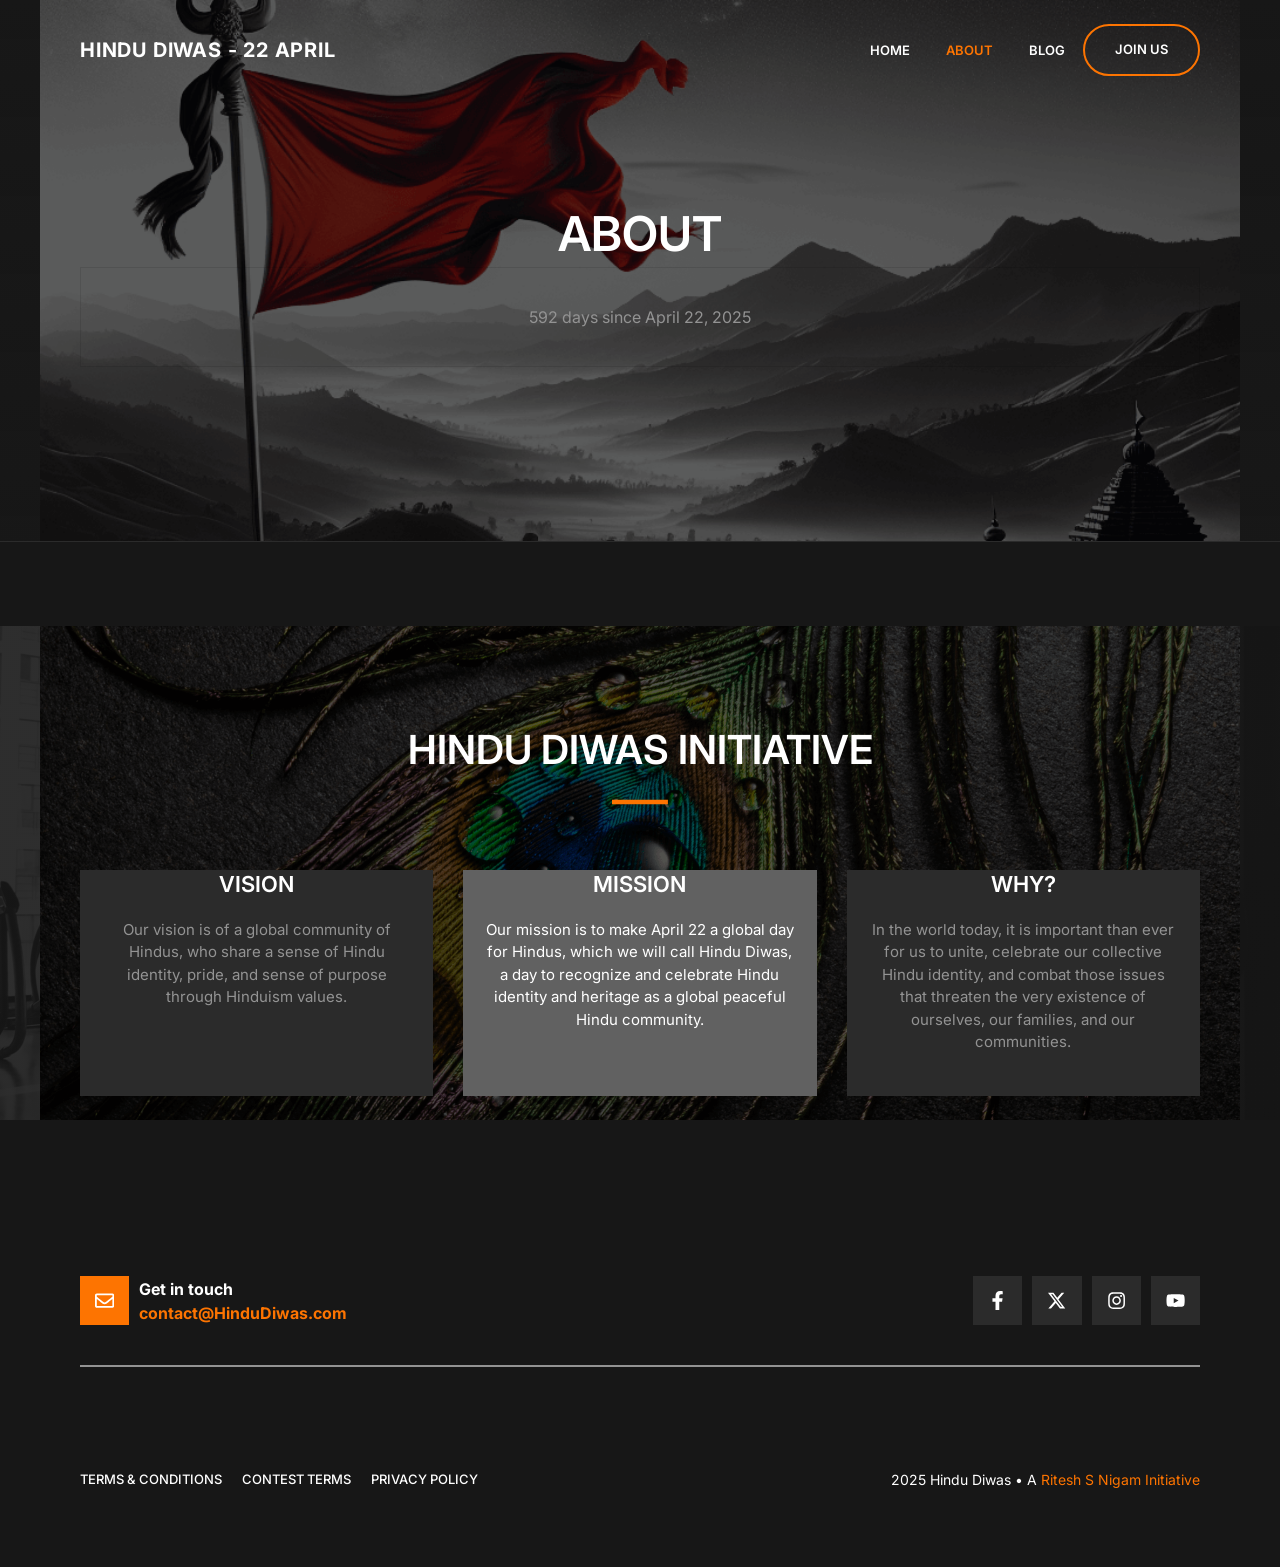
<file: about/index.html>
<!DOCTYPE html>
<html lang="en-US">
<head>
	<meta charset="UTF-8">
	<title>About &#x2d; Hindu Diwas &#8211; 22 April</title>
	<style>img:is([sizes="auto" i], [sizes^="auto," i]) { contain-intrinsic-size: 3000px 1500px }</style>
	<meta name="viewport" content="width=device-width, initial-scale=1">
<!-- The SEO Framework by Sybre Waaijer -->
<meta name="robots" content="max-snippet:-1,max-image-preview:large,max-video-preview:-1">
<link rel="canonical" href="/about/">
<meta name="description" content="Our vision is of a global community of Hindus, who share a sense of Hindu identity, pride, and sense of purpose through Hinduism values. Our mission is to make&#8230;">
<meta property="og:type" content="website">
<meta property="og:locale" content="en_US">
<meta property="og:site_name" content="Hindu Diwas &#8211; 22 April">
<meta property="og:title" content="About">
<meta property="og:description" content="Our vision is of a global community of Hindus, who share a sense of Hindu identity, pride, and sense of purpose through Hinduism values. Our mission is to make April 22 a global day for Hindus&#8230;">
<meta property="og:url" content="/about/">
<meta property="og:image" content="/wp-content/uploads/2025/04/22.png">
<meta property="og:image:width" content="500">
<meta property="og:image:height" content="500">
<meta name="twitter:card" content="summary_large_image">
<meta name="twitter:title" content="About">
<meta name="twitter:description" content="Our vision is of a global community of Hindus, who share a sense of Hindu identity, pride, and sense of purpose through Hinduism values. Our mission is to make April 22 a global day for Hindus&#8230;">
<meta name="twitter:image" content="/wp-content/uploads/2025/04/22.png">
<script type="application/ld+json">{"@context":"https://schema.org","@graph":[{"@type":"WebSite","@id":"/#/schema/WebSite","url":"/","name":"Hindu Diwas – 22 April","inLanguage":"en-US","potentialAction":{"@type":"SearchAction","target":{"@type":"EntryPoint","urlTemplate":"/search/{search_term_string}/"},"query-input":"required name=search_term_string"},"publisher":{"@type":"Organization","@id":"/#/schema/Organization","name":"Hindu Diwas – 22 April","url":"/","logo":{"@type":"ImageObject","url":"/wp-content/uploads/2025/04/cropped-22.png","contentUrl":"/wp-content/uploads/2025/04/cropped-22.png","width":512,"height":512,"contentSize":"29607"}}},{"@type":"WebPage","@id":"/about/","url":"/about/","name":"About - Hindu Diwas – 22 April","description":"Our vision is of a global community of Hindus, who share a sense of Hindu identity, pride, and sense of purpose through Hinduism values. Our mission is to make…","inLanguage":"en-US","isPartOf":{"@id":"/#/schema/WebSite"},"breadcrumb":{"@type":"BreadcrumbList","@id":"/#/schema/BreadcrumbList","itemListElement":[{"@type":"ListItem","position":1,"item":"/","name":"Hindu Diwas – 22 April"},{"@type":"ListItem","position":2,"name":"About"}]},"potentialAction":{"@type":"ReadAction","target":"/about/"}}]}</script>
<!-- / The SEO Framework by Sybre Waaijer | 20.88ms meta | 8.60ms boot -->

<link href="https://fonts.gstatic.com/" crossorigin rel="preconnect">
<link href="https://fonts.googleapis.com/" crossorigin rel="preconnect">
<link rel="alternate" type="application/rss+xml" title="Hindu Diwas - 22 April &raquo; Feed" href="/feed/">
<link rel="alternate" type="application/rss+xml" title="Hindu Diwas - 22 April &raquo; Comments Feed" href="/comments/feed/">
<script>
window._wpemojiSettings = {"baseUrl":"https:\/\/s.w.org\/images\/core\/emoji\/15.1.0\/72x72\/","ext":".png","svgUrl":"https:\/\/s.w.org\/images\/core\/emoji\/15.1.0\/svg\/","svgExt":".svg","source":{"concatemoji":"\/wp-includes\/js\/wp-emoji-release.min.js?ver=6.8.1"}};
/*! This file is auto-generated */
!function(i,n){var o,s,e;function c(e){try{var t={supportTests:e,timestamp:(new Date).valueOf()};sessionStorage.setItem(o,JSON.stringify(t))}catch(e){}}function p(e,t,n){e.clearRect(0,0,e.canvas.width,e.canvas.height),e.fillText(t,0,0);var t=new Uint32Array(e.getImageData(0,0,e.canvas.width,e.canvas.height).data),r=(e.clearRect(0,0,e.canvas.width,e.canvas.height),e.fillText(n,0,0),new Uint32Array(e.getImageData(0,0,e.canvas.width,e.canvas.height).data));return t.every(function(e,t){return e===r[t]})}function u(e,t,n){switch(t){case"flag":return n(e,"🏳️‍⚧️","🏳️​⚧️")?!1:!n(e,"🇺🇳","🇺​🇳")&&!n(e,"🏴󠁧󠁢󠁥󠁮󠁧󠁿","🏴​󠁧​󠁢​󠁥​󠁮​󠁧​󠁿");case"emoji":return!n(e,"🐦‍🔥","🐦​🔥")}return!1}function f(e,t,n){var r="undefined"!=typeof WorkerGlobalScope&&self instanceof WorkerGlobalScope?new OffscreenCanvas(300,150):i.createElement("canvas"),a=r.getContext("2d",{willReadFrequently:!0}),o=(a.textBaseline="top",a.font="600 32px Arial",{});return e.forEach(function(e){o[e]=t(a,e,n)}),o}function t(e){var t=i.createElement("script");t.src=e,t.defer=!0,i.head.appendChild(t)}"undefined"!=typeof Promise&&(o="wpEmojiSettingsSupports",s=["flag","emoji"],n.supports={everything:!0,everythingExceptFlag:!0},e=new Promise(function(e){i.addEventListener("DOMContentLoaded",e,{once:!0})}),new Promise(function(t){var n=function(){try{var e=JSON.parse(sessionStorage.getItem(o));if("object"==typeof e&&"number"==typeof e.timestamp&&(new Date).valueOf()<e.timestamp+604800&&"object"==typeof e.supportTests)return e.supportTests}catch(e){}return null}();if(!n){if("undefined"!=typeof Worker&&"undefined"!=typeof OffscreenCanvas&&"undefined"!=typeof URL&&URL.createObjectURL&&"undefined"!=typeof Blob)try{var e="postMessage("+f.toString()+"("+[JSON.stringify(s),u.toString(),p.toString()].join(",")+"));",r=new Blob([e],{type:"text/javascript"}),a=new Worker(URL.createObjectURL(r),{name:"wpTestEmojiSupports"});return void(a.onmessage=function(e){c(n=e.data),a.terminate(),t(n)})}catch(e){}c(n=f(s,u,p))}t(n)}).then(function(e){for(var t in e)n.supports[t]=e[t],n.supports.everything=n.supports.everything&&n.supports[t],"flag"!==t&&(n.supports.everythingExceptFlag=n.supports.everythingExceptFlag&&n.supports[t]);n.supports.everythingExceptFlag=n.supports.everythingExceptFlag&&!n.supports.flag,n.DOMReady=!1,n.readyCallback=function(){n.DOMReady=!0}}).then(function(){return e}).then(function(){var e;n.supports.everything||(n.readyCallback(),(e=n.source||{}).concatemoji?t(e.concatemoji):e.wpemoji&&e.twemoji&&(t(e.twemoji),t(e.wpemoji)))}))}((window,document),window._wpemojiSettings);
</script>
<style id="wp-emoji-styles-inline-css">img.wp-smiley, img.emoji {
		display: inline !important;
		border: none !important;
		box-shadow: none !important;
		height: 1em !important;
		width: 1em !important;
		margin: 0 0.07em !important;
		vertical-align: -0.1em !important;
		background: none !important;
		padding: 0 !important;
	}</style>
<link rel="stylesheet" id="wp-block-library-css" href="/wp-includes/css/dist/block-library/style.min.css?ver=6.8.1" media="all">
<style id="classic-theme-styles-inline-css">/*! This file is auto-generated */
.wp-block-button__link{color:#fff;background-color:#32373c;border-radius:9999px;box-shadow:none;text-decoration:none;padding:calc(.667em + 2px) calc(1.333em + 2px);font-size:1.125em}.wp-block-file__button{background:#32373c;color:#fff;text-decoration:none}</style>
<style id="global-styles-inline-css">:root{--wp--preset--aspect-ratio--square: 1;--wp--preset--aspect-ratio--4-3: 4/3;--wp--preset--aspect-ratio--3-4: 3/4;--wp--preset--aspect-ratio--3-2: 3/2;--wp--preset--aspect-ratio--2-3: 2/3;--wp--preset--aspect-ratio--16-9: 16/9;--wp--preset--aspect-ratio--9-16: 9/16;--wp--preset--color--black: #000000;--wp--preset--color--cyan-bluish-gray: #abb8c3;--wp--preset--color--white: #ffffff;--wp--preset--color--pale-pink: #f78da7;--wp--preset--color--vivid-red: #cf2e2e;--wp--preset--color--luminous-vivid-orange: #ff6900;--wp--preset--color--luminous-vivid-amber: #fcb900;--wp--preset--color--light-green-cyan: #7bdcb5;--wp--preset--color--vivid-green-cyan: #00d084;--wp--preset--color--pale-cyan-blue: #8ed1fc;--wp--preset--color--vivid-cyan-blue: #0693e3;--wp--preset--color--vivid-purple: #9b51e0;--wp--preset--color--contrast: var(--contrast);--wp--preset--color--contrast-2: var(--contrast-2);--wp--preset--color--contrast-3: var(--contrast-3);--wp--preset--color--contrast-4: var(--contrast-4);--wp--preset--color--base: var(--base);--wp--preset--color--base-2: var(--base-2);--wp--preset--color--accent: var(--accent);--wp--preset--gradient--vivid-cyan-blue-to-vivid-purple: linear-gradient(135deg,rgba(6,147,227,1) 0%,rgb(155,81,224) 100%);--wp--preset--gradient--light-green-cyan-to-vivid-green-cyan: linear-gradient(135deg,rgb(122,220,180) 0%,rgb(0,208,130) 100%);--wp--preset--gradient--luminous-vivid-amber-to-luminous-vivid-orange: linear-gradient(135deg,rgba(252,185,0,1) 0%,rgba(255,105,0,1) 100%);--wp--preset--gradient--luminous-vivid-orange-to-vivid-red: linear-gradient(135deg,rgba(255,105,0,1) 0%,rgb(207,46,46) 100%);--wp--preset--gradient--very-light-gray-to-cyan-bluish-gray: linear-gradient(135deg,rgb(238,238,238) 0%,rgb(169,184,195) 100%);--wp--preset--gradient--cool-to-warm-spectrum: linear-gradient(135deg,rgb(74,234,220) 0%,rgb(151,120,209) 20%,rgb(207,42,186) 40%,rgb(238,44,130) 60%,rgb(251,105,98) 80%,rgb(254,248,76) 100%);--wp--preset--gradient--blush-light-purple: linear-gradient(135deg,rgb(255,206,236) 0%,rgb(152,150,240) 100%);--wp--preset--gradient--blush-bordeaux: linear-gradient(135deg,rgb(254,205,165) 0%,rgb(254,45,45) 50%,rgb(107,0,62) 100%);--wp--preset--gradient--luminous-dusk: linear-gradient(135deg,rgb(255,203,112) 0%,rgb(199,81,192) 50%,rgb(65,88,208) 100%);--wp--preset--gradient--pale-ocean: linear-gradient(135deg,rgb(255,245,203) 0%,rgb(182,227,212) 50%,rgb(51,167,181) 100%);--wp--preset--gradient--electric-grass: linear-gradient(135deg,rgb(202,248,128) 0%,rgb(113,206,126) 100%);--wp--preset--gradient--midnight: linear-gradient(135deg,rgb(2,3,129) 0%,rgb(40,116,252) 100%);--wp--preset--font-size--small: 13px;--wp--preset--font-size--medium: 20px;--wp--preset--font-size--large: 36px;--wp--preset--font-size--x-large: 42px;--wp--preset--spacing--20: 0.44rem;--wp--preset--spacing--30: 0.67rem;--wp--preset--spacing--40: 1rem;--wp--preset--spacing--50: 1.5rem;--wp--preset--spacing--60: 2.25rem;--wp--preset--spacing--70: 3.38rem;--wp--preset--spacing--80: 5.06rem;--wp--preset--shadow--natural: 6px 6px 9px rgba(0, 0, 0, 0.2);--wp--preset--shadow--deep: 12px 12px 50px rgba(0, 0, 0, 0.4);--wp--preset--shadow--sharp: 6px 6px 0px rgba(0, 0, 0, 0.2);--wp--preset--shadow--outlined: 6px 6px 0px -3px rgba(255, 255, 255, 1), 6px 6px rgba(0, 0, 0, 1);--wp--preset--shadow--crisp: 6px 6px 0px rgba(0, 0, 0, 1);}:where(.is-layout-flex){gap: 0.5em;}:where(.is-layout-grid){gap: 0.5em;}body .is-layout-flex{display: flex;}.is-layout-flex{flex-wrap: wrap;align-items: center;}.is-layout-flex > :is(*, div){margin: 0;}body .is-layout-grid{display: grid;}.is-layout-grid > :is(*, div){margin: 0;}:where(.wp-block-columns.is-layout-flex){gap: 2em;}:where(.wp-block-columns.is-layout-grid){gap: 2em;}:where(.wp-block-post-template.is-layout-flex){gap: 1.25em;}:where(.wp-block-post-template.is-layout-grid){gap: 1.25em;}.has-black-color{color: var(--wp--preset--color--black) !important;}.has-cyan-bluish-gray-color{color: var(--wp--preset--color--cyan-bluish-gray) !important;}.has-white-color{color: var(--wp--preset--color--white) !important;}.has-pale-pink-color{color: var(--wp--preset--color--pale-pink) !important;}.has-vivid-red-color{color: var(--wp--preset--color--vivid-red) !important;}.has-luminous-vivid-orange-color{color: var(--wp--preset--color--luminous-vivid-orange) !important;}.has-luminous-vivid-amber-color{color: var(--wp--preset--color--luminous-vivid-amber) !important;}.has-light-green-cyan-color{color: var(--wp--preset--color--light-green-cyan) !important;}.has-vivid-green-cyan-color{color: var(--wp--preset--color--vivid-green-cyan) !important;}.has-pale-cyan-blue-color{color: var(--wp--preset--color--pale-cyan-blue) !important;}.has-vivid-cyan-blue-color{color: var(--wp--preset--color--vivid-cyan-blue) !important;}.has-vivid-purple-color{color: var(--wp--preset--color--vivid-purple) !important;}.has-black-background-color{background-color: var(--wp--preset--color--black) !important;}.has-cyan-bluish-gray-background-color{background-color: var(--wp--preset--color--cyan-bluish-gray) !important;}.has-white-background-color{background-color: var(--wp--preset--color--white) !important;}.has-pale-pink-background-color{background-color: var(--wp--preset--color--pale-pink) !important;}.has-vivid-red-background-color{background-color: var(--wp--preset--color--vivid-red) !important;}.has-luminous-vivid-orange-background-color{background-color: var(--wp--preset--color--luminous-vivid-orange) !important;}.has-luminous-vivid-amber-background-color{background-color: var(--wp--preset--color--luminous-vivid-amber) !important;}.has-light-green-cyan-background-color{background-color: var(--wp--preset--color--light-green-cyan) !important;}.has-vivid-green-cyan-background-color{background-color: var(--wp--preset--color--vivid-green-cyan) !important;}.has-pale-cyan-blue-background-color{background-color: var(--wp--preset--color--pale-cyan-blue) !important;}.has-vivid-cyan-blue-background-color{background-color: var(--wp--preset--color--vivid-cyan-blue) !important;}.has-vivid-purple-background-color{background-color: var(--wp--preset--color--vivid-purple) !important;}.has-black-border-color{border-color: var(--wp--preset--color--black) !important;}.has-cyan-bluish-gray-border-color{border-color: var(--wp--preset--color--cyan-bluish-gray) !important;}.has-white-border-color{border-color: var(--wp--preset--color--white) !important;}.has-pale-pink-border-color{border-color: var(--wp--preset--color--pale-pink) !important;}.has-vivid-red-border-color{border-color: var(--wp--preset--color--vivid-red) !important;}.has-luminous-vivid-orange-border-color{border-color: var(--wp--preset--color--luminous-vivid-orange) !important;}.has-luminous-vivid-amber-border-color{border-color: var(--wp--preset--color--luminous-vivid-amber) !important;}.has-light-green-cyan-border-color{border-color: var(--wp--preset--color--light-green-cyan) !important;}.has-vivid-green-cyan-border-color{border-color: var(--wp--preset--color--vivid-green-cyan) !important;}.has-pale-cyan-blue-border-color{border-color: var(--wp--preset--color--pale-cyan-blue) !important;}.has-vivid-cyan-blue-border-color{border-color: var(--wp--preset--color--vivid-cyan-blue) !important;}.has-vivid-purple-border-color{border-color: var(--wp--preset--color--vivid-purple) !important;}.has-vivid-cyan-blue-to-vivid-purple-gradient-background{background: var(--wp--preset--gradient--vivid-cyan-blue-to-vivid-purple) !important;}.has-light-green-cyan-to-vivid-green-cyan-gradient-background{background: var(--wp--preset--gradient--light-green-cyan-to-vivid-green-cyan) !important;}.has-luminous-vivid-amber-to-luminous-vivid-orange-gradient-background{background: var(--wp--preset--gradient--luminous-vivid-amber-to-luminous-vivid-orange) !important;}.has-luminous-vivid-orange-to-vivid-red-gradient-background{background: var(--wp--preset--gradient--luminous-vivid-orange-to-vivid-red) !important;}.has-very-light-gray-to-cyan-bluish-gray-gradient-background{background: var(--wp--preset--gradient--very-light-gray-to-cyan-bluish-gray) !important;}.has-cool-to-warm-spectrum-gradient-background{background: var(--wp--preset--gradient--cool-to-warm-spectrum) !important;}.has-blush-light-purple-gradient-background{background: var(--wp--preset--gradient--blush-light-purple) !important;}.has-blush-bordeaux-gradient-background{background: var(--wp--preset--gradient--blush-bordeaux) !important;}.has-luminous-dusk-gradient-background{background: var(--wp--preset--gradient--luminous-dusk) !important;}.has-pale-ocean-gradient-background{background: var(--wp--preset--gradient--pale-ocean) !important;}.has-electric-grass-gradient-background{background: var(--wp--preset--gradient--electric-grass) !important;}.has-midnight-gradient-background{background: var(--wp--preset--gradient--midnight) !important;}.has-small-font-size{font-size: var(--wp--preset--font-size--small) !important;}.has-medium-font-size{font-size: var(--wp--preset--font-size--medium) !important;}.has-large-font-size{font-size: var(--wp--preset--font-size--large) !important;}.has-x-large-font-size{font-size: var(--wp--preset--font-size--x-large) !important;}
:where(.wp-block-post-template.is-layout-flex){gap: 1.25em;}:where(.wp-block-post-template.is-layout-grid){gap: 1.25em;}
:where(.wp-block-columns.is-layout-flex){gap: 2em;}:where(.wp-block-columns.is-layout-grid){gap: 2em;}
:root :where(.wp-block-pullquote){font-size: 1.5em;line-height: 1.6;}</style>
<link rel="stylesheet" id="rt-fontawsome-css" href="/wp-content/plugins/the-post-grid/assets/vendor/font-awesome/css/font-awesome.min.css?ver=7.7.19" media="all">
<link rel="stylesheet" id="rt-tpg-shortcode-css" href="/wp-content/plugins/the-post-grid/assets/css/tpg-shortcode.min.css?ver=7.7.19" media="all">
<link rel="stylesheet" id="generate-style-css" href="/wp-content/themes/generatepress/assets/css/main.min.css?ver=3.5.1" media="all">
<style id="generate-style-inline-css">body{background-color:var(--contrast);color:var(--contrast-4);}a{color:var(--accent);}a:hover, a:focus, a:active{color:var(--base-2);}.wp-block-group__inner-container{max-width:1200px;margin-left:auto;margin-right:auto;}.generate-back-to-top{font-size:20px;border-radius:3px;position:fixed;bottom:30px;right:30px;line-height:40px;width:40px;text-align:center;z-index:10;transition:opacity 300ms ease-in-out;opacity:0.1;transform:translateY(1000px);}.generate-back-to-top__show{opacity:1;transform:translateY(0);}:root{--contrast:#171717;--contrast-2:#2b2b2b;--contrast-3:#616161;--contrast-4:#939393;--base:#d1d1d1;--base-2:#ffffff;--accent:#fd7401;}:root .has-contrast-color{color:var(--contrast);}:root .has-contrast-background-color{background-color:var(--contrast);}:root .has-contrast-2-color{color:var(--contrast-2);}:root .has-contrast-2-background-color{background-color:var(--contrast-2);}:root .has-contrast-3-color{color:var(--contrast-3);}:root .has-contrast-3-background-color{background-color:var(--contrast-3);}:root .has-contrast-4-color{color:var(--contrast-4);}:root .has-contrast-4-background-color{background-color:var(--contrast-4);}:root .has-base-color{color:var(--base);}:root .has-base-background-color{background-color:var(--base);}:root .has-base-2-color{color:var(--base-2);}:root .has-base-2-background-color{background-color:var(--base-2);}:root .has-accent-color{color:var(--accent);}:root .has-accent-background-color{background-color:var(--accent);}h1{font-family:inherit;font-weight:600;font-size:48px;line-height:1.4em;}@media (max-width: 1024px){h1{font-size:42px;}}@media (max-width:768px){h1{font-size:40px;}}h2{font-family:inherit;font-weight:600;font-size:40px;}@media (max-width:768px){h2{font-size:34px;}}h3{font-family:inherit;font-weight:600;font-size:33px;line-height:1.3em;}@media (max-width:768px){h3{font-size:30px;}}h4{font-family:inherit;font-weight:600;font-size:22px;}@media (max-width:768px){h4{font-size:20px;}}h5{font-family:inherit;font-weight:500;font-size:18px;}@media (max-width:768px){h5{font-size:17px;}}h6{font-family:inherit;font-weight:600;font-size:14px;margin-bottom:15px;}body, button, input, select, textarea{font-family:Inter, sans-serif;font-size:16px;}.main-navigation a, .main-navigation .menu-toggle, .main-navigation .menu-bar-items{font-weight:600;text-transform:uppercase;font-size:13px;}.main-title{font-family:inherit;text-transform:uppercase;font-size:20px;letter-spacing:0.04em;}button:not(.menu-toggle),html input[type="button"],input[type="reset"],input[type="submit"],.button,.wp-block-button .wp-block-button__link{font-family:inherit;font-weight:500;}.top-bar{background-color:#636363;color:#ffffff;}.top-bar a{color:#ffffff;}.top-bar a:hover{color:#303030;}.site-header{background-color:var(--contrast);}.main-title a,.main-title a:hover{color:var(--base-2);}.site-description{color:var(--base-2);}.main-navigation .main-nav ul li a, .main-navigation .menu-toggle, .main-navigation .menu-bar-items{color:var(--base-2);}.main-navigation .main-nav ul li:not([class*="current-menu-"]):hover > a, .main-navigation .main-nav ul li:not([class*="current-menu-"]):focus > a, .main-navigation .main-nav ul li.sfHover:not([class*="current-menu-"]) > a, .main-navigation .menu-bar-item:hover > a, .main-navigation .menu-bar-item.sfHover > a{color:var(--base);}button.menu-toggle:hover,button.menu-toggle:focus{color:var(--base-2);}.main-navigation .main-nav ul li[class*="current-menu-"] > a{color:var(--accent);}.navigation-search input[type="search"],.navigation-search input[type="search"]:active, .navigation-search input[type="search"]:focus, .main-navigation .main-nav ul li.search-item.active > a, .main-navigation .menu-bar-items .search-item.active > a{color:var(--base);}.separate-containers .inside-article, .separate-containers .comments-area, .separate-containers .page-header, .one-container .container, .separate-containers .paging-navigation, .inside-page-header{color:var(--contrast-4);background-color:var(--contrast);}.entry-title a{color:var(--contrast-4);}.entry-title a:hover{color:var(--base);}.entry-meta{color:var(--base);}h1{color:var(--base-2);}h2{color:var(--base-2);}h3{color:var(--base-2);}h4{color:var(--base-2);}h5{color:var(--base-2);}h6{color:var(--base-2);}.sidebar .widget{color:var(--base);background-color:var(--contrast-2);}.sidebar .widget a{color:var(--accent);}.sidebar .widget a:hover{color:var(--base-2);}.sidebar .widget .widget-title{color:var(--base-2);}input[type="text"],input[type="email"],input[type="url"],input[type="password"],input[type="search"],input[type="tel"],input[type="number"],textarea,select{color:var(--contrast-4);background-color:var(--contrast-2);border-color:var(--accent);}input[type="text"]:focus,input[type="email"]:focus,input[type="url"]:focus,input[type="password"]:focus,input[type="search"]:focus,input[type="tel"]:focus,input[type="number"]:focus,textarea:focus,select:focus{color:var(--contrast-4);background-color:var(--contrast-2);border-color:var(--base);}button,html input[type="button"],input[type="reset"],input[type="submit"],a.button,a.wp-block-button__link:not(.has-background){color:var(--base-2);background-color:var(--accent);}button:hover,html input[type="button"]:hover,input[type="reset"]:hover,input[type="submit"]:hover,a.button:hover,button:focus,html input[type="button"]:focus,input[type="reset"]:focus,input[type="submit"]:focus,a.button:focus,a.wp-block-button__link:not(.has-background):active,a.wp-block-button__link:not(.has-background):focus,a.wp-block-button__link:not(.has-background):hover{color:var(--accent);background-color:var(--base-2);}a.generate-back-to-top{background-color:rgba( 0,0,0,0.4 );color:var(--accent);}a.generate-back-to-top:hover,a.generate-back-to-top:focus{background-color:var(--accent);color:var(--base-2);}:root{--gp-search-modal-bg-color:var(--base-3);--gp-search-modal-text-color:var(--contrast);--gp-search-modal-overlay-bg-color:rgba(0,0,0,0.2);}@media (max-width: 860px){.main-navigation .menu-bar-item:hover > a, .main-navigation .menu-bar-item.sfHover > a{background:none;color:var(--base-2);}}.nav-below-header .main-navigation .inside-navigation.grid-container, .nav-above-header .main-navigation .inside-navigation.grid-container{padding:0px 22px 0px 22px;}.separate-containers .inside-article, .separate-containers .comments-area, .separate-containers .page-header, .separate-containers .paging-navigation, .one-container .site-content, .inside-page-header{padding:100px 40px 100px 40px;}.site-main .wp-block-group__inner-container{padding:100px 40px 100px 40px;}.separate-containers .paging-navigation{padding-top:20px;padding-bottom:20px;}.entry-content .alignwide, body:not(.no-sidebar) .entry-content .alignfull{margin-left:-40px;width:calc(100% + 80px);max-width:calc(100% + 80px);}.sidebar .widget, .page-header, .widget-area .main-navigation, .site-main > *{margin-bottom:40px;}.separate-containers .site-main{margin:40px;}.both-right .inside-left-sidebar,.both-left .inside-left-sidebar{margin-right:20px;}.both-right .inside-right-sidebar,.both-left .inside-right-sidebar{margin-left:20px;}.one-container.archive .post:not(:last-child):not(.is-loop-template-item), .one-container.blog .post:not(:last-child):not(.is-loop-template-item){padding-bottom:100px;}.separate-containers .featured-image{margin-top:40px;}.separate-containers .inside-right-sidebar, .separate-containers .inside-left-sidebar{margin-top:40px;margin-bottom:40px;}.main-navigation .main-nav ul li a,.menu-toggle,.main-navigation .menu-bar-item > a{padding-left:18px;padding-right:18px;}.main-navigation .main-nav ul ul li a{padding:10px 18px 10px 18px;}.rtl .menu-item-has-children .dropdown-menu-toggle{padding-left:18px;}.menu-item-has-children .dropdown-menu-toggle{padding-right:18px;}.rtl .main-navigation .main-nav ul li.menu-item-has-children > a{padding-right:18px;}@media (max-width:768px){.separate-containers .inside-article, .separate-containers .comments-area, .separate-containers .page-header, .separate-containers .paging-navigation, .one-container .site-content, .inside-page-header{padding:60px 30px 60px 30px;}.site-main .wp-block-group__inner-container{padding:60px 30px 60px 30px;}.inside-top-bar{padding-right:30px;padding-left:30px;}.inside-header{padding-right:30px;padding-left:30px;}.widget-area .widget{padding-top:30px;padding-right:30px;padding-bottom:30px;padding-left:30px;}.footer-widgets-container{padding-top:30px;padding-right:30px;padding-bottom:30px;padding-left:30px;}.inside-site-info{padding-right:30px;padding-left:30px;}.entry-content .alignwide, body:not(.no-sidebar) .entry-content .alignfull{margin-left:-30px;width:calc(100% + 60px);max-width:calc(100% + 60px);}.one-container .site-main .paging-navigation{margin-bottom:40px;}}/* End cached CSS */.is-right-sidebar{width:30%;}.is-left-sidebar{width:30%;}.site-content .content-area{width:100%;}@media (max-width: 860px){.main-navigation .menu-toggle,.sidebar-nav-mobile:not(#sticky-placeholder){display:block;}.main-navigation ul,.gen-sidebar-nav,.main-navigation:not(.slideout-navigation):not(.toggled) .main-nav > ul,.has-inline-mobile-toggle #site-navigation .inside-navigation > *:not(.navigation-search):not(.main-nav){display:none;}.nav-align-right .inside-navigation,.nav-align-center .inside-navigation{justify-content:space-between;}.has-inline-mobile-toggle .mobile-menu-control-wrapper{display:flex;flex-wrap:wrap;}.has-inline-mobile-toggle .inside-header{flex-direction:row;text-align:left;flex-wrap:wrap;}.has-inline-mobile-toggle .header-widget,.has-inline-mobile-toggle #site-navigation{flex-basis:100%;}.nav-float-left .has-inline-mobile-toggle #site-navigation{order:10;}}
.dynamic-author-image-rounded{border-radius:100%;}.dynamic-featured-image, .dynamic-author-image{vertical-align:middle;}.one-container.blog .dynamic-content-template:not(:last-child), .one-container.archive .dynamic-content-template:not(:last-child){padding-bottom:0px;}.dynamic-entry-excerpt > p:last-child{margin-bottom:0px;}
.page-hero .inside-page-hero.grid-container{max-width:calc(1200px - 0px - 0px);}.inside-page-hero > *:last-child{margin-bottom:0px;}.page-hero time.updated{display:none;}.header-wrap{position:absolute;left:0px;right:0px;z-index:10;}.header-wrap .site-header{background:transparent;}</style>
<link rel="stylesheet" id="generate-google-fonts-css" href="https://fonts.googleapis.com/css?family=Inter%3A100%2C200%2C300%2Cregular%2C500%2C600%2C700%2C800%2C900&#038;display=auto&#038;ver=3.5.1" media="all">
<link rel="stylesheet" id="generateblocks-css" href="/wp-content/uploads/generateblocks/style-45.css?ver=1746214435" media="all">
<link rel="stylesheet" id="generate-offside-css" href="/wp-content/plugins/gp-premium/menu-plus/functions/css/offside.min.css?ver=2.5.2" media="all">
<style id="generate-offside-inline-css">:root{--gp-slideout-width:265px;}.slideout-navigation.main-navigation{background-color:var(--contrast);}.slideout-navigation, .slideout-navigation a{color:var(--base-2);}.slideout-navigation button.slideout-exit{color:var(--base-2);padding-left:18px;padding-right:18px;}.slide-opened nav.toggled .menu-toggle:before{display:none;}@media (max-width: 860px){.menu-bar-item.slideout-toggle{display:none;}}</style>
<script src="/wp-includes/js/jquery/jquery.min.js?ver=3.7.1" id="jquery-core-js"></script>
<script src="/wp-includes/js/jquery/jquery-migrate.min.js?ver=3.4.1" id="jquery-migrate-js"></script>
<link rel="https://api.w.org/" href="/wp-json/">
<link rel="alternate" title="JSON" type="application/json" href="/wp-json/wp/v2/pages/45">
<link rel="EditURI" type="application/rsd+xml" title="RSD" href="/xmlrpc.php?rsd">
<link rel="alternate" title="oEmbed (JSON)" type="application/json+oembed" href="/wp-json/oembed/1.0/embed?url=%2Fabout%2F">
<link rel="alternate" title="oEmbed (XML)" type="text/xml+oembed" href="/wp-json/oembed/1.0/embed?url=%2Fabout%2F#038;format=xml">
<!-- HFCM by 99 Robots - Snippet # 1:  -->
<script>(function(w, d, t, h, s, n) {
    w.FlodeskObject = n;
    var fn = function() {
      (w[n].q = w[n].q || []).push(arguments);
    };
    w[n] = w[n] || fn;
    var f = d.getElementsByTagName(t)[0];
    var v = '?v=' + Math.floor(new Date().getTime() / (120 * 1000)) * 60;
    var sm = d.createElement(t);
    sm.async = true;
    sm.type = 'module';
    sm.src = h + s + '.mjs' + v;
    f.parentNode.insertBefore(sm, f);
    var sn = d.createElement(t);
    sn.async = true;
    sn.noModule = true;
    sn.src = h + s + '.js' + v;
    f.parentNode.insertBefore(sn, f);
  })(window, document, 'script', 'https://assets.flodesk.com', '/universal', 'fd');</script>
<script>window.fd('form', {
    formId: '68119ef3aa29b92b0bad058a'
  });</script>
<!-- /end HFCM by 99 Robots -->
        <style>:root {
                --tpg-primary-color: #0d6efd;
                --tpg-secondary-color: #0654c4;
                --tpg-primary-light: #c4d0ff
            }

                        body .rt-tpg-container .rt-loading,
            body #bottom-script-loader .rt-ball-clip-rotate {
                color: #0367bf !important;
            }</style>
		<link rel="icon" href="/wp-content/uploads/2025/04/cropped-22-32x32.png" sizes="32x32">
<link rel="icon" href="/wp-content/uploads/2025/04/cropped-22-192x192.png" sizes="192x192">
<link rel="apple-touch-icon" href="/wp-content/uploads/2025/04/cropped-22-180x180.png">
<meta name="msapplication-TileImage" content="/wp-content/uploads/2025/04/cropped-22-270x270.png">
		<style id="wp-custom-css">/* GeneratePress Site CSS */ /* Sidebar margin on mobile */
@media (max-width: 768px) {
	.sidebar {
		margin-top: 4em;
	}
} /* End GeneratePress Site CSS */</style>
		</head>

<body class="wp-singular page-template-default page page-id-45 wp-embed-responsive wp-theme-generatepress post-image-aligned-center slideout-enabled slideout-mobile sticky-menu-fade rttpg rttpg-7.7.19 radius-frontend rttpg-body-wrap no-sidebar nav-float-right one-container header-aligned-left dropdown-hover full-width-content" itemtype="https://schema.org/WebPage" itemscope>
	<div class="header-wrap">
<a class="screen-reader-text skip-link" href="#content" title="Skip to content">Skip to content</a>		<header class="site-header has-inline-mobile-toggle" id="masthead" aria-label="Site" itemtype="https://schema.org/WPHeader" itemscope>
			<div class="inside-header grid-container">
				<div class="site-branding">
						<p class="main-title" itemprop="headline">
					<a href="/" rel="home">Hindu Diwas - 22 April</a>
				</p>
						
					</div>	<nav class="main-navigation mobile-menu-control-wrapper" id="mobile-menu-control-wrapper" aria-label="Mobile Toggle">
		<div class="menu-bar-items">
<a class="gb-text gb-text-7b643a38 hide-on-mobile" href="/volunteer-with-us/">Join Us</a>
</div>		<button data-nav="site-navigation" class="menu-toggle" aria-controls="generate-slideout-menu" aria-expanded="false">
			<span class="gp-icon icon-menu-bars"><svg viewbox="0 0 512 512" aria-hidden="true" xmlns="http://www.w3.org/2000/svg" width="1em" height="1em"><path d="M0 96c0-13.255 10.745-24 24-24h464c13.255 0 24 10.745 24 24s-10.745 24-24 24H24c-13.255 0-24-10.745-24-24zm0 160c0-13.255 10.745-24 24-24h464c13.255 0 24 10.745 24 24s-10.745 24-24 24H24c-13.255 0-24-10.745-24-24zm0 160c0-13.255 10.745-24 24-24h464c13.255 0 24 10.745 24 24s-10.745 24-24 24H24c-13.255 0-24-10.745-24-24z"></path></svg><svg viewbox="0 0 512 512" aria-hidden="true" xmlns="http://www.w3.org/2000/svg" width="1em" height="1em"><path d="M71.029 71.029c9.373-9.372 24.569-9.372 33.942 0L256 222.059l151.029-151.03c9.373-9.372 24.569-9.372 33.942 0 9.372 9.373 9.372 24.569 0 33.942L289.941 256l151.03 151.029c9.372 9.373 9.372 24.569 0 33.942-9.373 9.372-24.569 9.372-33.942 0L256 289.941l-151.029 151.03c-9.373 9.372-24.569 9.372-33.942 0-9.372-9.373-9.372-24.569 0-33.942L222.059 256 71.029 104.971c-9.372-9.373-9.372-24.569 0-33.942z"></path></svg></span><span class="screen-reader-text">Menu</span>		</button>
	</nav>
			<nav class="main-navigation has-menu-bar-items sub-menu-right" id="site-navigation" aria-label="Primary" itemtype="https://schema.org/SiteNavigationElement" itemscope>
			<div class="inside-navigation grid-container">
								<button class="menu-toggle" aria-controls="generate-slideout-menu" aria-expanded="false">
					<span class="gp-icon icon-menu-bars"><svg viewbox="0 0 512 512" aria-hidden="true" xmlns="http://www.w3.org/2000/svg" width="1em" height="1em"><path d="M0 96c0-13.255 10.745-24 24-24h464c13.255 0 24 10.745 24 24s-10.745 24-24 24H24c-13.255 0-24-10.745-24-24zm0 160c0-13.255 10.745-24 24-24h464c13.255 0 24 10.745 24 24s-10.745 24-24 24H24c-13.255 0-24-10.745-24-24zm0 160c0-13.255 10.745-24 24-24h464c13.255 0 24 10.745 24 24s-10.745 24-24 24H24c-13.255 0-24-10.745-24-24z"></path></svg><svg viewbox="0 0 512 512" aria-hidden="true" xmlns="http://www.w3.org/2000/svg" width="1em" height="1em"><path d="M71.029 71.029c9.373-9.372 24.569-9.372 33.942 0L256 222.059l151.029-151.03c9.373-9.372 24.569-9.372 33.942 0 9.372 9.373 9.372 24.569 0 33.942L289.941 256l151.03 151.029c9.372 9.373 9.372 24.569 0 33.942-9.373 9.372-24.569 9.372-33.942 0L256 289.941l-151.029 151.03c-9.373 9.372-24.569 9.372-33.942 0-9.372-9.373-9.372-24.569 0-33.942L222.059 256 71.029 104.971c-9.372-9.373-9.372-24.569 0-33.942z"></path></svg></span><span class="screen-reader-text">Menu</span>				</button>
				<div id="primary-menu" class="main-nav"><ul id="menu-main" class=" menu sf-menu">
<li id="menu-item-72" class="menu-item menu-item-type-post_type menu-item-object-page menu-item-home menu-item-72"><a href="/">Home</a></li>
<li id="menu-item-71" class="menu-item menu-item-type-post_type menu-item-object-page current-menu-item page_item page-item-45 current_page_item menu-item-71"><a href="/about/" aria-current="page">About</a></li>
<li id="menu-item-73" class="menu-item menu-item-type-post_type menu-item-object-page menu-item-73"><a href="/blog/">Blog</a></li>
</ul></div>
<div class="menu-bar-items">
<a class="gb-text gb-text-7b643a38 hide-on-mobile" href="/volunteer-with-us/">Join Us</a>
</div>			</div>
		</nav>
					</div>
		</header>
		</div>
<!-- .header-wrap --><div class="page-hero">
					<div class="inside-page-hero grid-container grid-parent">
						<!-- This is a comment -->
					</div>
				</div>
<div class="gb-element-3c8298ea">
<div class="gb-element-5f5701ba">
<h1 class="gb-text gb-text-92e73a8f">About</h1>



<table width="100%" height="100vh" border="0">
        <tr>
            <td align="center" valign="middle">
                <div id="daysSince"></div>
            </td>
        </tr>
    </table>

    <script>// Function to calculate days since April 22, 2025
        function calculateDaysSince() {
            const startDate = new Date('2025-04-22T00:00:00'); // Start date: April 22, 2025
            const currentDate = new Date(); // Current date

            // Calculate the difference in time (milliseconds)
            const timeDifference = currentDate - startDate;

            // Convert time difference to days
            const daysDifference = Math.floor(timeDifference / (1000 * 60 * 60 * 24));

            // Display the result in the desired format
            document.getElementById('daysSince').innerText = `${daysDifference} days since April 22, 2025`;
        }

        // Run the function when the page loads
        window.onload = calculateDaysSince;</script>
</div>
</div>



<p></p>

	<div class="site grid-container container hfeed" id="page">
				<div class="site-content" id="content">
			
	<div class="content-area" id="primary">
		<main class="site-main" id="main">
			
<article id="post-45" class="post-45 page type-page status-publish" itemtype="https://schema.org/CreativeWork" itemscope>
	<div class="inside-article">
		
		<div class="entry-content" itemprop="text">
			
<section class="gb-element-473acbc4">
<div class="gb-element-bbc904b3">
<h2 class="gb-text-29df006e">
<span class="gb-shape"><svg viewbox="0 0 218.28 17.62" xmlns="http://www.w3.org/2000/svg" data-name="Capa 1"><path d="M0 0h217.92v17.62H0z"></path></svg></span><span class="gb-text">HINDU DIWAS INITIATIVE</span>
</h2>
</div>
</section>



<section class="gb-element-a1d6f984">
<div class="gb-element-af115176">
<div class="gb-element-1114e23c">
<h3 class="gb-text gb-text-e86fde5f">VISION</h3>



<p class="gb-text gb-text-25a8b936">Our vision is of a global community of Hindus, who share a sense of Hindu identity, pride, and sense of purpose through Hinduism values.</p>
</div>



<div class="gb-element-41ccfffc">
<h3 class="gb-text gb-text-34d752c9">MISSION</h3>



<p class="gb-text gb-text-3ac0a668">Our mission is to make April 22 a global day for Hindus, which we will call Hindu Diwas, a day to recognize and celebrate Hindu identity and heritage as a global peaceful Hindu community.</p>
</div>



<div class="gb-element-68937224">
<h3 class="gb-text gb-text-754f25b0">WHY?</h3>



<p class="gb-text gb-text-f695a4e6">In the world today, it is important than ever for us to unite, celebrate our collective  Hindu identity, and combat those issues that threaten the very existence of ourselves, our families, and our communities.</p>
</div>
</div>
</section>



<p></p>
		</div>

			</div>
</article>
		</main>
	</div>

	
	</div>
</div>


<div class="site-footer">
	
<footer class="gb-element-8dad9bba">
<div class="gb-element-c4a0cce9">
<div class="gb-element-9f060c52">
<div class="gb-element-01289f71">
<a class="gb-button gb-button-5faeb93f" href="mailto:hello@workout.com"><span class="gb-icon"><svg aria-hidden="true" role="img" height="1em" width="1em" viewbox="0 0 512 512" xmlns="http://www.w3.org/2000/svg"><path fill="currentColor" d="M464 64H48C21.49 64 0 85.49 0 112v288c0 26.51 21.49 48 48 48h416c26.51 0 48-21.49 48-48V112c0-26.51-21.49-48-48-48zm0 48v40.805c-22.422 18.259-58.168 46.651-134.587 106.49-16.841 13.247-50.201 45.072-73.413 44.701-23.208.375-56.579-31.459-73.413-44.701C106.18 199.465 70.425 171.067 48 152.805V112h416zM48 400V214.398c22.914 18.251 55.409 43.862 104.938 82.646 21.857 17.205 60.134 55.186 103.062 54.955 42.717.231 80.509-37.199 103.053-54.947 49.528-38.783 82.032-64.401 104.947-82.653V400H48z"></path></svg></span></a>



<p class="gb-headline gb-headline-b262b099 gb-headline-text">Get in touch<br><a href="mailto:contact@hinduduwas.com">contact@HinduDiwas.com</a></p>
</div>



<div class="gb-element-95fab478">
<a class="gb-text-98004d80" aria-label="Follow us on Facebook" href="http://facebook.com/HinduDiwas"><span class="gb-shape"><svg xmlns="http://www.w3.org/2000/svg" viewbox="0 0 320 512" width="1em" height="1em" aria-hidden="true"><path d="M279.14 288l14.22-92.66h-88.91v-60.13c0-25.35 12.42-50.06 52.24-50.06h40.42V6.26S260.43 0 225.36 0c-73.22 0-121.08 44.38-121.08 124.72v70.62H22.89V288h81.39v224h100.17V288z" fill="currentColor"></path></svg></span></a>



<a class="gb-text-72a48bcd" aria-label="Follow us on X" href="https://x.com/HinduDiwas"><span class="gb-shape"><svg aria-hidden="true" role="img" height="1em" width="1em" viewbox="0 0 512 512" xmlns="http://www.w3.org/2000/svg"><path fill="currentColor" d="M389.2 48h70.6L305.6 224.2 487 464H345L233.7 318.6 106.5 464H35.8L200.7 275.5 26.8 48H172.4L272.9 180.9 389.2 48zM364.4 421.8h39.1L151.1 88h-42L364.4 421.8z"></path></svg></span></a>



<a class="gb-text-6589660c" aria-label="Follow us on Instagram" href="https://www.instagram.com/hindudiwas/"><span class="gb-shape"><svg aria-hidden="true" role="img" height="1em" width="1em" viewbox="0 0 448 512" xmlns="http://www.w3.org/2000/svg"><path fill="currentColor" d="M224.1 141c-63.6 0-114.9 51.3-114.9 114.9s51.3 114.9 114.9 114.9S339 319.5 339 255.9 287.7 141 224.1 141zm0 189.6c-41.1 0-74.7-33.5-74.7-74.7s33.5-74.7 74.7-74.7 74.7 33.5 74.7 74.7-33.6 74.7-74.7 74.7zm146.4-194.3c0 14.9-12 26.8-26.8 26.8-14.9 0-26.8-12-26.8-26.8s12-26.8 26.8-26.8 26.8 12 26.8 26.8zm76.1 27.2c-1.7-35.9-9.9-67.7-36.2-93.9-26.2-26.2-58-34.4-93.9-36.2-37-2.1-147.9-2.1-184.9 0-35.8 1.7-67.6 9.9-93.9 36.1s-34.4 58-36.2 93.9c-2.1 37-2.1 147.9 0 184.9 1.7 35.9 9.9 67.7 36.2 93.9s58 34.4 93.9 36.2c37 2.1 147.9 2.1 184.9 0 35.9-1.7 67.7-9.9 93.9-36.2 26.2-26.2 34.4-58 36.2-93.9 2.1-37 2.1-147.8 0-184.8zM398.8 388c-7.8 19.6-22.9 34.7-42.6 42.6-29.5 11.7-99.5 9-132.1 9s-102.7 2.6-132.1-9c-19.6-7.8-34.7-22.9-42.6-42.6-11.7-29.5-9-99.5-9-132.1s-2.6-102.7 9-132.1c7.8-19.6 22.9-34.7 42.6-42.6 29.5-11.7 99.5-9 132.1-9s102.7-2.6 132.1 9c19.6 7.8 34.7 22.9 42.6 42.6 11.7 29.5 9 99.5 9 132.1s2.7 102.7-9 132.1z"></path></svg></span></a>



<a class="gb-text-1bead7a1" aria-label="Follow us on YouTube" href="http://www.youtube.com/@HinduDiwas"><span class="gb-shape"><svg aria-hidden="true" role="img" height="1em" width="1em" viewbox="0 0 576 512" xmlns="http://www.w3.org/2000/svg"><path fill="currentColor" d="M549.655 124.083c-6.281-23.65-24.787-42.276-48.284-48.597C458.781 64 288 64 288 64S117.22 64 74.629 75.486c-23.497 6.322-42.003 24.947-48.284 48.597-11.412 42.867-11.412 132.305-11.412 132.305s0 89.438 11.412 132.305c6.281 23.65 24.787 41.5 48.284 47.821C117.22 448 288 448 288 448s170.78 0 213.371-11.486c23.497-6.321 42.003-24.171 48.284-47.821 11.412-42.867 11.412-132.305 11.412-132.305s0-89.438-11.412-132.305zm-317.51 213.508V175.185l142.739 81.205-142.739 81.201z"></path></svg></span></a>
</div>
</div>



<hr class="wp-block-separator has-alpha-channel-opacity">



<script type="text/javascript" src="https://cdnjs.buymeacoffee.com/1.0.0/button.prod.min.js" data-name="bmc-button" data-slug="HinduDiwas" data-color="#FFDD00" data-emoji="" data-font="Cookie" data-text="Support Us & Buy us a coffee" data-outline-color="#000000" data-font-color="#000000" data-coffee-color="#ffffff"></script>



<div class="gb-element-0289e3c8">
<div class="gb-element-7df83d21">
<p class="gb-text gb-text-463a7804"><a href="/terms/" data-type="page" data-id="1174">Terms &amp; Conditions</a></p>



<p class="gb-text gb-text-6d637b46"><a href="/logo-contest-terms/" data-type="page" data-id="1178">Contest Terms</a></p>



<p class="gb-text gb-text-abee2bdc"><a href="/privacy-policy/" data-type="page" data-id="1176">Privacy policy</a></p>
</div>



<div class="gb-element-62cdb1a5">
<p class="gb-text gb-text-dc1ddd1e">2025 Hindu Diwas • A <a href="https://ritesh.uk/" target="_blank" rel="noreferrer noopener">Ritesh S Nigam Initiative</a></p>
</div>
</div>
</div>
</footer>



<p></p>
</div>

<a title="Scroll back to top" aria-label="Scroll back to top" rel="nofollow" href="#" class="generate-back-to-top" data-scroll-speed="400" data-start-scroll="300" role="button">
					<span class="gp-icon icon-arrow-up"><svg viewbox="0 0 330 512" aria-hidden="true" xmlns="http://www.w3.org/2000/svg" width="1em" height="1em" fill-rule="evenodd" clip-rule="evenodd" stroke-linejoin="round" stroke-miterlimit="1.414"><path d="M305.863 314.916c0 2.266-1.133 4.815-2.832 6.514l-14.157 14.163c-1.699 1.7-3.964 2.832-6.513 2.832-2.265 0-4.813-1.133-6.512-2.832L164.572 224.276 53.295 335.593c-1.699 1.7-4.247 2.832-6.512 2.832-2.265 0-4.814-1.133-6.513-2.832L26.113 321.43c-1.699-1.7-2.831-4.248-2.831-6.514s1.132-4.816 2.831-6.515L158.06 176.408c1.699-1.7 4.247-2.833 6.512-2.833 2.265 0 4.814 1.133 6.513 2.833L303.03 308.4c1.7 1.7 2.832 4.249 2.832 6.515z" fill-rule="nonzero"></path></svg></span>
				</a>		<nav id="generate-slideout-menu" class="main-navigation slideout-navigation" itemtype="https://schema.org/SiteNavigationElement" itemscope>
			<div class="inside-navigation grid-container grid-parent">
				<button class="slideout-exit has-svg-icon"><span class="gp-icon pro-close">
				<svg viewbox="0 0 512 512" aria-hidden="true" role="img" version="1.1" xmlns="http://www.w3.org/2000/svg" xmlns:xlink="http://www.w3.org/1999/xlink" width="1em" height="1em">
					<path d="M71.029 71.029c9.373-9.372 24.569-9.372 33.942 0L256 222.059l151.029-151.03c9.373-9.372 24.569-9.372 33.942 0 9.372 9.373 9.372 24.569 0 33.942L289.941 256l151.03 151.029c9.372 9.373 9.372 24.569 0 33.942-9.373 9.372-24.569 9.372-33.942 0L256 289.941l-151.029 151.03c-9.373 9.372-24.569 9.372-33.942 0-9.372-9.373-9.372-24.569 0-33.942L222.059 256 71.029 104.971c-9.372-9.373-9.372-24.569 0-33.942z"></path>
				</svg>
			</span> <span class="screen-reader-text">Close</span></button><div class="main-nav"><ul id="menu-main-1" class=" slideout-menu">
<li class="menu-item menu-item-type-post_type menu-item-object-page menu-item-home menu-item-72"><a href="/">Home</a></li>
<li class="menu-item menu-item-type-post_type menu-item-object-page current-menu-item page_item page-item-45 current_page_item menu-item-71"><a href="/about/" aria-current="page">About</a></li>
<li class="menu-item menu-item-type-post_type menu-item-object-page menu-item-73"><a href="/blog/">Blog</a></li>
</ul></div>
<a class="gb-text gb-text-82ad30ef" href="/volunteer-with-us/">Join Us</a>



<p></p>
			</div>
<!-- .inside-navigation -->
		</nav><!-- #site-navigation -->

					<div class="slideout-overlay">
							</div>
			<script type="speculationrules">{"prefetch":[{"source":"document","where":{"and":[{"href_matches":"\/site\/*"},{"not":{"href_matches":["\/site\/wp-*.php","\/site\/wp-admin\/*","\/site\/wp-content\/uploads\/*","\/site\/wp-content\/*","\/site\/wp-content\/plugins\/*","\/site\/wp-content\/themes\/generatepress\/*","\/site\/*\\?(.+)"]}},{"not":{"selector_matches":"a[rel~=\"nofollow\"]"}},{"not":{"selector_matches":".no-prefetch, .no-prefetch a"}}]},"eagerness":"conservative"}]}</script>
<script id="generate-a11y">!function(){"use strict";if("querySelector"in document&&"addEventListener"in window){var e=document.body;e.addEventListener("mousedown",function(){e.classList.add("using-mouse")}),e.addEventListener("keydown",function(){e.classList.remove("using-mouse")})}}();</script><script id="generate-offside-js-extra">var offSide = {"side":"left"};</script>
<script src="/wp-content/plugins/gp-premium/menu-plus/functions/js/offside.min.js?ver=2.5.2" id="generate-offside-js"></script>
<!--[if lte IE 11]>
<script src="/wp-content/themes/generatepress/assets/js/classList.min.js?ver=3.5.1" id="generate-classlist-js"></script>
<![endif]-->
<script id="generate-menu-js-extra">var generatepressMenu = {"toggleOpenedSubMenus":"1","openSubMenuLabel":"Open Sub-Menu","closeSubMenuLabel":"Close Sub-Menu"};</script>
<script src="/wp-content/themes/generatepress/assets/js/menu.min.js?ver=3.5.1" id="generate-menu-js"></script>
<script id="generate-back-to-top-js-extra">var generatepressBackToTop = {"smooth":"1"};</script>
<script src="/wp-content/themes/generatepress/assets/js/back-to-top.min.js?ver=3.5.1" id="generate-back-to-top-js"></script>

</body>
</html>
</file>
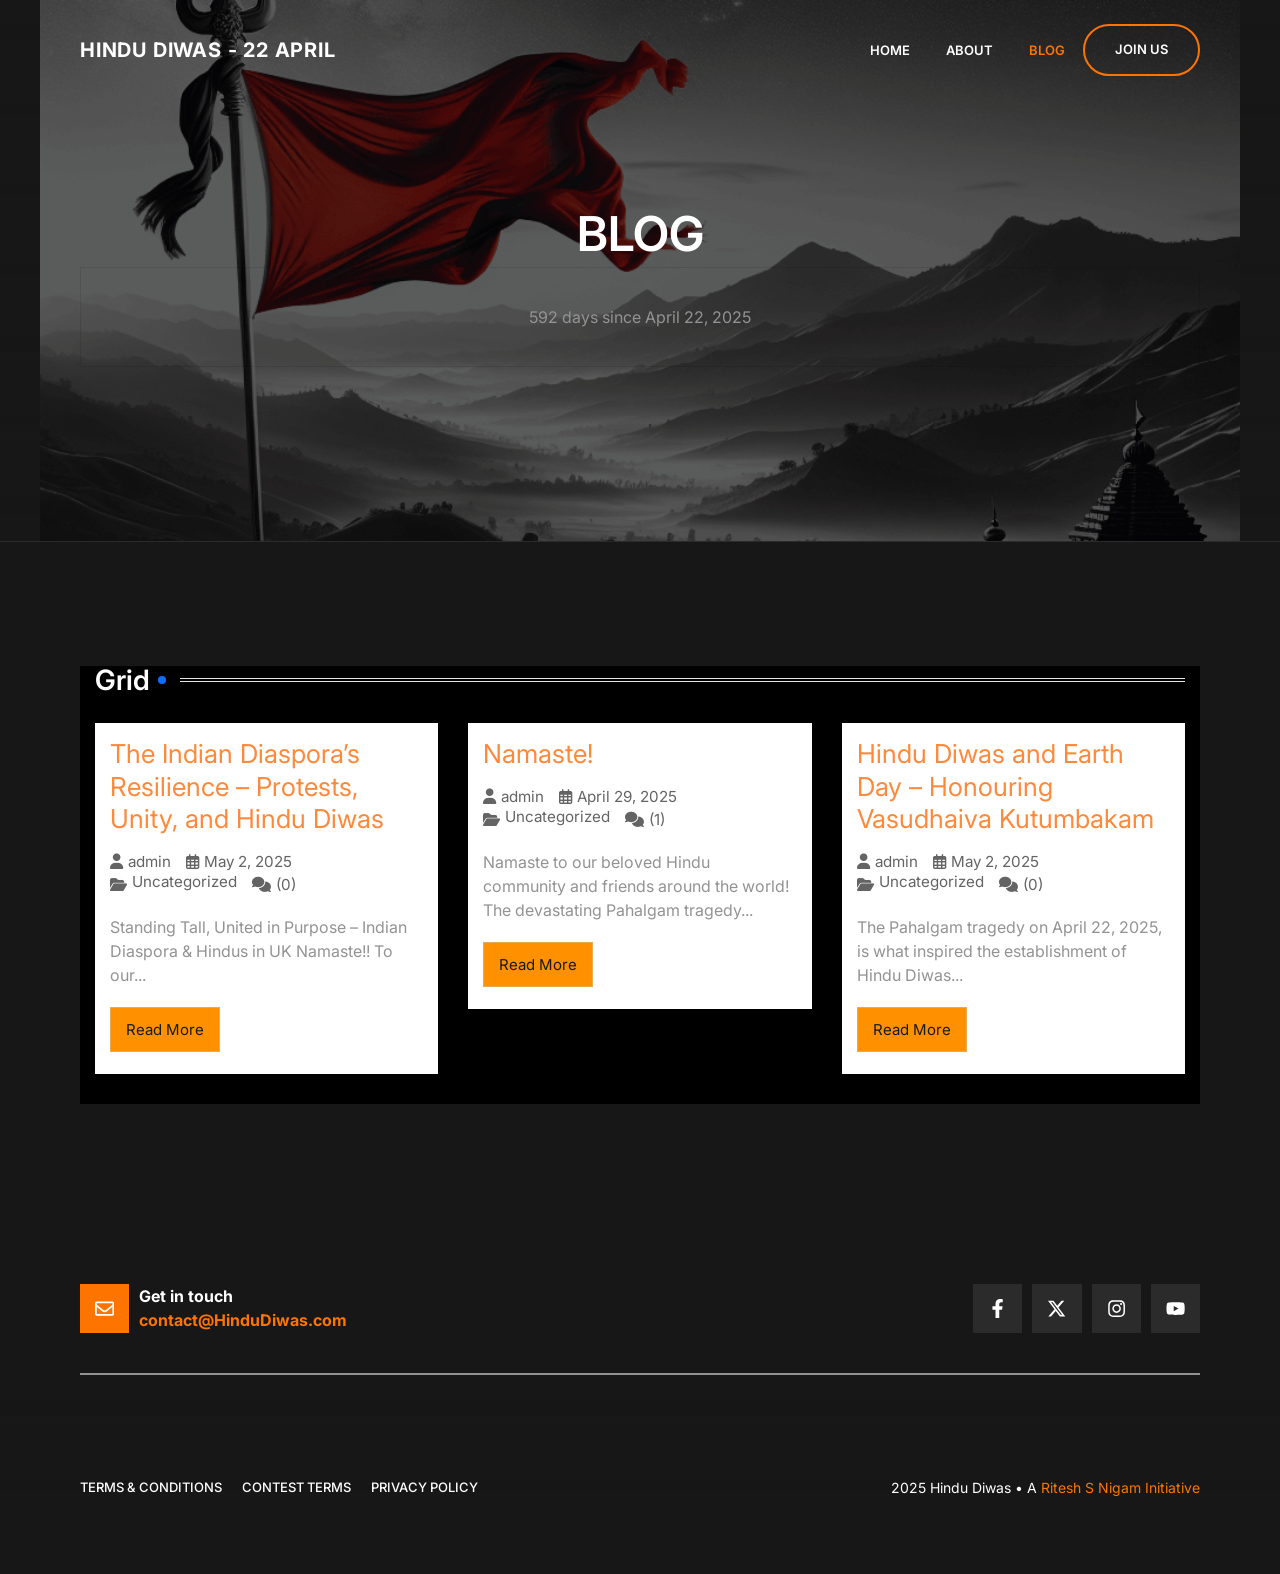
<file: blog/index.html>
<!DOCTYPE html>
<html lang="en-US">
<head>
	<meta charset="UTF-8">
	<title>Blog &#x2d; Hindu Diwas &#8211; 22 April</title>
	<style>img:is([sizes="auto" i], [sizes^="auto," i]) { contain-intrinsic-size: 3000px 1500px }</style>
	<meta name="viewport" content="width=device-width, initial-scale=1">
<!-- The SEO Framework by Sybre Waaijer -->
<meta name="robots" content="max-snippet:-1,max-image-preview:large,max-video-preview:-1">
<link rel="canonical" href="/blog/">
<meta property="og:type" content="website">
<meta property="og:locale" content="en_US">
<meta property="og:site_name" content="Hindu Diwas &#8211; 22 April">
<meta property="og:title" content="Blog">
<meta property="og:url" content="/blog/">
<meta property="og:image" content="/wp-content/uploads/2025/04/22.png">
<meta property="og:image:width" content="500">
<meta property="og:image:height" content="500">
<meta name="twitter:card" content="summary_large_image">
<meta name="twitter:title" content="Blog">
<meta name="twitter:image" content="/wp-content/uploads/2025/04/22.png">
<script type="application/ld+json">{"@context":"https://schema.org","@graph":[{"@type":"WebSite","@id":"/#/schema/WebSite","url":"/","name":"Hindu Diwas – 22 April","inLanguage":"en-US","potentialAction":{"@type":"SearchAction","target":{"@type":"EntryPoint","urlTemplate":"/search/{search_term_string}/"},"query-input":"required name=search_term_string"},"publisher":{"@type":"Organization","@id":"/#/schema/Organization","name":"Hindu Diwas – 22 April","url":"/","logo":{"@type":"ImageObject","url":"/wp-content/uploads/2025/04/cropped-22.png","contentUrl":"/wp-content/uploads/2025/04/cropped-22.png","width":512,"height":512,"contentSize":"29607"}}},{"@type":"WebPage","@id":"/blog/","url":"/blog/","name":"Blog - Hindu Diwas – 22 April","inLanguage":"en-US","isPartOf":{"@id":"/#/schema/WebSite"},"breadcrumb":{"@type":"BreadcrumbList","@id":"/#/schema/BreadcrumbList","itemListElement":[{"@type":"ListItem","position":1,"item":"/","name":"Hindu Diwas – 22 April"},{"@type":"ListItem","position":2,"name":"Blog"}]},"potentialAction":{"@type":"ReadAction","target":"/blog/"}}]}</script>
<!-- / The SEO Framework by Sybre Waaijer | 20.33ms meta | 7.71ms boot -->

<link href="https://fonts.gstatic.com/" crossorigin rel="preconnect">
<link href="https://fonts.googleapis.com/" crossorigin rel="preconnect">
<link rel="alternate" type="application/rss+xml" title="Hindu Diwas - 22 April &raquo; Feed" href="/feed/">
<link rel="alternate" type="application/rss+xml" title="Hindu Diwas - 22 April &raquo; Comments Feed" href="/comments/feed/">
<script>
window._wpemojiSettings = {"baseUrl":"https:\/\/s.w.org\/images\/core\/emoji\/15.1.0\/72x72\/","ext":".png","svgUrl":"https:\/\/s.w.org\/images\/core\/emoji\/15.1.0\/svg\/","svgExt":".svg","source":{"concatemoji":"\/wp-includes\/js\/wp-emoji-release.min.js?ver=6.8.1"}};
/*! This file is auto-generated */
!function(i,n){var o,s,e;function c(e){try{var t={supportTests:e,timestamp:(new Date).valueOf()};sessionStorage.setItem(o,JSON.stringify(t))}catch(e){}}function p(e,t,n){e.clearRect(0,0,e.canvas.width,e.canvas.height),e.fillText(t,0,0);var t=new Uint32Array(e.getImageData(0,0,e.canvas.width,e.canvas.height).data),r=(e.clearRect(0,0,e.canvas.width,e.canvas.height),e.fillText(n,0,0),new Uint32Array(e.getImageData(0,0,e.canvas.width,e.canvas.height).data));return t.every(function(e,t){return e===r[t]})}function u(e,t,n){switch(t){case"flag":return n(e,"🏳️‍⚧️","🏳️​⚧️")?!1:!n(e,"🇺🇳","🇺​🇳")&&!n(e,"🏴󠁧󠁢󠁥󠁮󠁧󠁿","🏴​󠁧​󠁢​󠁥​󠁮​󠁧​󠁿");case"emoji":return!n(e,"🐦‍🔥","🐦​🔥")}return!1}function f(e,t,n){var r="undefined"!=typeof WorkerGlobalScope&&self instanceof WorkerGlobalScope?new OffscreenCanvas(300,150):i.createElement("canvas"),a=r.getContext("2d",{willReadFrequently:!0}),o=(a.textBaseline="top",a.font="600 32px Arial",{});return e.forEach(function(e){o[e]=t(a,e,n)}),o}function t(e){var t=i.createElement("script");t.src=e,t.defer=!0,i.head.appendChild(t)}"undefined"!=typeof Promise&&(o="wpEmojiSettingsSupports",s=["flag","emoji"],n.supports={everything:!0,everythingExceptFlag:!0},e=new Promise(function(e){i.addEventListener("DOMContentLoaded",e,{once:!0})}),new Promise(function(t){var n=function(){try{var e=JSON.parse(sessionStorage.getItem(o));if("object"==typeof e&&"number"==typeof e.timestamp&&(new Date).valueOf()<e.timestamp+604800&&"object"==typeof e.supportTests)return e.supportTests}catch(e){}return null}();if(!n){if("undefined"!=typeof Worker&&"undefined"!=typeof OffscreenCanvas&&"undefined"!=typeof URL&&URL.createObjectURL&&"undefined"!=typeof Blob)try{var e="postMessage("+f.toString()+"("+[JSON.stringify(s),u.toString(),p.toString()].join(",")+"));",r=new Blob([e],{type:"text/javascript"}),a=new Worker(URL.createObjectURL(r),{name:"wpTestEmojiSupports"});return void(a.onmessage=function(e){c(n=e.data),a.terminate(),t(n)})}catch(e){}c(n=f(s,u,p))}t(n)}).then(function(e){for(var t in e)n.supports[t]=e[t],n.supports.everything=n.supports.everything&&n.supports[t],"flag"!==t&&(n.supports.everythingExceptFlag=n.supports.everythingExceptFlag&&n.supports[t]);n.supports.everythingExceptFlag=n.supports.everythingExceptFlag&&!n.supports.flag,n.DOMReady=!1,n.readyCallback=function(){n.DOMReady=!0}}).then(function(){return e}).then(function(){var e;n.supports.everything||(n.readyCallback(),(e=n.source||{}).concatemoji?t(e.concatemoji):e.wpemoji&&e.twemoji&&(t(e.twemoji),t(e.wpemoji)))}))}((window,document),window._wpemojiSettings);
</script>
<style id="wp-emoji-styles-inline-css">img.wp-smiley, img.emoji {
		display: inline !important;
		border: none !important;
		box-shadow: none !important;
		height: 1em !important;
		width: 1em !important;
		margin: 0 0.07em !important;
		vertical-align: -0.1em !important;
		background: none !important;
		padding: 0 !important;
	}</style>
<link rel="stylesheet" id="wp-block-library-css" href="/wp-includes/css/dist/block-library/style.min.css?ver=6.8.1" media="all">
<style id="classic-theme-styles-inline-css">/*! This file is auto-generated */
.wp-block-button__link{color:#fff;background-color:#32373c;border-radius:9999px;box-shadow:none;text-decoration:none;padding:calc(.667em + 2px) calc(1.333em + 2px);font-size:1.125em}.wp-block-file__button{background:#32373c;color:#fff;text-decoration:none}</style>
<style id="global-styles-inline-css">:root{--wp--preset--aspect-ratio--square: 1;--wp--preset--aspect-ratio--4-3: 4/3;--wp--preset--aspect-ratio--3-4: 3/4;--wp--preset--aspect-ratio--3-2: 3/2;--wp--preset--aspect-ratio--2-3: 2/3;--wp--preset--aspect-ratio--16-9: 16/9;--wp--preset--aspect-ratio--9-16: 9/16;--wp--preset--color--black: #000000;--wp--preset--color--cyan-bluish-gray: #abb8c3;--wp--preset--color--white: #ffffff;--wp--preset--color--pale-pink: #f78da7;--wp--preset--color--vivid-red: #cf2e2e;--wp--preset--color--luminous-vivid-orange: #ff6900;--wp--preset--color--luminous-vivid-amber: #fcb900;--wp--preset--color--light-green-cyan: #7bdcb5;--wp--preset--color--vivid-green-cyan: #00d084;--wp--preset--color--pale-cyan-blue: #8ed1fc;--wp--preset--color--vivid-cyan-blue: #0693e3;--wp--preset--color--vivid-purple: #9b51e0;--wp--preset--color--contrast: var(--contrast);--wp--preset--color--contrast-2: var(--contrast-2);--wp--preset--color--contrast-3: var(--contrast-3);--wp--preset--color--contrast-4: var(--contrast-4);--wp--preset--color--base: var(--base);--wp--preset--color--base-2: var(--base-2);--wp--preset--color--accent: var(--accent);--wp--preset--gradient--vivid-cyan-blue-to-vivid-purple: linear-gradient(135deg,rgba(6,147,227,1) 0%,rgb(155,81,224) 100%);--wp--preset--gradient--light-green-cyan-to-vivid-green-cyan: linear-gradient(135deg,rgb(122,220,180) 0%,rgb(0,208,130) 100%);--wp--preset--gradient--luminous-vivid-amber-to-luminous-vivid-orange: linear-gradient(135deg,rgba(252,185,0,1) 0%,rgba(255,105,0,1) 100%);--wp--preset--gradient--luminous-vivid-orange-to-vivid-red: linear-gradient(135deg,rgba(255,105,0,1) 0%,rgb(207,46,46) 100%);--wp--preset--gradient--very-light-gray-to-cyan-bluish-gray: linear-gradient(135deg,rgb(238,238,238) 0%,rgb(169,184,195) 100%);--wp--preset--gradient--cool-to-warm-spectrum: linear-gradient(135deg,rgb(74,234,220) 0%,rgb(151,120,209) 20%,rgb(207,42,186) 40%,rgb(238,44,130) 60%,rgb(251,105,98) 80%,rgb(254,248,76) 100%);--wp--preset--gradient--blush-light-purple: linear-gradient(135deg,rgb(255,206,236) 0%,rgb(152,150,240) 100%);--wp--preset--gradient--blush-bordeaux: linear-gradient(135deg,rgb(254,205,165) 0%,rgb(254,45,45) 50%,rgb(107,0,62) 100%);--wp--preset--gradient--luminous-dusk: linear-gradient(135deg,rgb(255,203,112) 0%,rgb(199,81,192) 50%,rgb(65,88,208) 100%);--wp--preset--gradient--pale-ocean: linear-gradient(135deg,rgb(255,245,203) 0%,rgb(182,227,212) 50%,rgb(51,167,181) 100%);--wp--preset--gradient--electric-grass: linear-gradient(135deg,rgb(202,248,128) 0%,rgb(113,206,126) 100%);--wp--preset--gradient--midnight: linear-gradient(135deg,rgb(2,3,129) 0%,rgb(40,116,252) 100%);--wp--preset--font-size--small: 13px;--wp--preset--font-size--medium: 20px;--wp--preset--font-size--large: 36px;--wp--preset--font-size--x-large: 42px;--wp--preset--spacing--20: 0.44rem;--wp--preset--spacing--30: 0.67rem;--wp--preset--spacing--40: 1rem;--wp--preset--spacing--50: 1.5rem;--wp--preset--spacing--60: 2.25rem;--wp--preset--spacing--70: 3.38rem;--wp--preset--spacing--80: 5.06rem;--wp--preset--shadow--natural: 6px 6px 9px rgba(0, 0, 0, 0.2);--wp--preset--shadow--deep: 12px 12px 50px rgba(0, 0, 0, 0.4);--wp--preset--shadow--sharp: 6px 6px 0px rgba(0, 0, 0, 0.2);--wp--preset--shadow--outlined: 6px 6px 0px -3px rgba(255, 255, 255, 1), 6px 6px rgba(0, 0, 0, 1);--wp--preset--shadow--crisp: 6px 6px 0px rgba(0, 0, 0, 1);}:where(.is-layout-flex){gap: 0.5em;}:where(.is-layout-grid){gap: 0.5em;}body .is-layout-flex{display: flex;}.is-layout-flex{flex-wrap: wrap;align-items: center;}.is-layout-flex > :is(*, div){margin: 0;}body .is-layout-grid{display: grid;}.is-layout-grid > :is(*, div){margin: 0;}:where(.wp-block-columns.is-layout-flex){gap: 2em;}:where(.wp-block-columns.is-layout-grid){gap: 2em;}:where(.wp-block-post-template.is-layout-flex){gap: 1.25em;}:where(.wp-block-post-template.is-layout-grid){gap: 1.25em;}.has-black-color{color: var(--wp--preset--color--black) !important;}.has-cyan-bluish-gray-color{color: var(--wp--preset--color--cyan-bluish-gray) !important;}.has-white-color{color: var(--wp--preset--color--white) !important;}.has-pale-pink-color{color: var(--wp--preset--color--pale-pink) !important;}.has-vivid-red-color{color: var(--wp--preset--color--vivid-red) !important;}.has-luminous-vivid-orange-color{color: var(--wp--preset--color--luminous-vivid-orange) !important;}.has-luminous-vivid-amber-color{color: var(--wp--preset--color--luminous-vivid-amber) !important;}.has-light-green-cyan-color{color: var(--wp--preset--color--light-green-cyan) !important;}.has-vivid-green-cyan-color{color: var(--wp--preset--color--vivid-green-cyan) !important;}.has-pale-cyan-blue-color{color: var(--wp--preset--color--pale-cyan-blue) !important;}.has-vivid-cyan-blue-color{color: var(--wp--preset--color--vivid-cyan-blue) !important;}.has-vivid-purple-color{color: var(--wp--preset--color--vivid-purple) !important;}.has-black-background-color{background-color: var(--wp--preset--color--black) !important;}.has-cyan-bluish-gray-background-color{background-color: var(--wp--preset--color--cyan-bluish-gray) !important;}.has-white-background-color{background-color: var(--wp--preset--color--white) !important;}.has-pale-pink-background-color{background-color: var(--wp--preset--color--pale-pink) !important;}.has-vivid-red-background-color{background-color: var(--wp--preset--color--vivid-red) !important;}.has-luminous-vivid-orange-background-color{background-color: var(--wp--preset--color--luminous-vivid-orange) !important;}.has-luminous-vivid-amber-background-color{background-color: var(--wp--preset--color--luminous-vivid-amber) !important;}.has-light-green-cyan-background-color{background-color: var(--wp--preset--color--light-green-cyan) !important;}.has-vivid-green-cyan-background-color{background-color: var(--wp--preset--color--vivid-green-cyan) !important;}.has-pale-cyan-blue-background-color{background-color: var(--wp--preset--color--pale-cyan-blue) !important;}.has-vivid-cyan-blue-background-color{background-color: var(--wp--preset--color--vivid-cyan-blue) !important;}.has-vivid-purple-background-color{background-color: var(--wp--preset--color--vivid-purple) !important;}.has-black-border-color{border-color: var(--wp--preset--color--black) !important;}.has-cyan-bluish-gray-border-color{border-color: var(--wp--preset--color--cyan-bluish-gray) !important;}.has-white-border-color{border-color: var(--wp--preset--color--white) !important;}.has-pale-pink-border-color{border-color: var(--wp--preset--color--pale-pink) !important;}.has-vivid-red-border-color{border-color: var(--wp--preset--color--vivid-red) !important;}.has-luminous-vivid-orange-border-color{border-color: var(--wp--preset--color--luminous-vivid-orange) !important;}.has-luminous-vivid-amber-border-color{border-color: var(--wp--preset--color--luminous-vivid-amber) !important;}.has-light-green-cyan-border-color{border-color: var(--wp--preset--color--light-green-cyan) !important;}.has-vivid-green-cyan-border-color{border-color: var(--wp--preset--color--vivid-green-cyan) !important;}.has-pale-cyan-blue-border-color{border-color: var(--wp--preset--color--pale-cyan-blue) !important;}.has-vivid-cyan-blue-border-color{border-color: var(--wp--preset--color--vivid-cyan-blue) !important;}.has-vivid-purple-border-color{border-color: var(--wp--preset--color--vivid-purple) !important;}.has-vivid-cyan-blue-to-vivid-purple-gradient-background{background: var(--wp--preset--gradient--vivid-cyan-blue-to-vivid-purple) !important;}.has-light-green-cyan-to-vivid-green-cyan-gradient-background{background: var(--wp--preset--gradient--light-green-cyan-to-vivid-green-cyan) !important;}.has-luminous-vivid-amber-to-luminous-vivid-orange-gradient-background{background: var(--wp--preset--gradient--luminous-vivid-amber-to-luminous-vivid-orange) !important;}.has-luminous-vivid-orange-to-vivid-red-gradient-background{background: var(--wp--preset--gradient--luminous-vivid-orange-to-vivid-red) !important;}.has-very-light-gray-to-cyan-bluish-gray-gradient-background{background: var(--wp--preset--gradient--very-light-gray-to-cyan-bluish-gray) !important;}.has-cool-to-warm-spectrum-gradient-background{background: var(--wp--preset--gradient--cool-to-warm-spectrum) !important;}.has-blush-light-purple-gradient-background{background: var(--wp--preset--gradient--blush-light-purple) !important;}.has-blush-bordeaux-gradient-background{background: var(--wp--preset--gradient--blush-bordeaux) !important;}.has-luminous-dusk-gradient-background{background: var(--wp--preset--gradient--luminous-dusk) !important;}.has-pale-ocean-gradient-background{background: var(--wp--preset--gradient--pale-ocean) !important;}.has-electric-grass-gradient-background{background: var(--wp--preset--gradient--electric-grass) !important;}.has-midnight-gradient-background{background: var(--wp--preset--gradient--midnight) !important;}.has-small-font-size{font-size: var(--wp--preset--font-size--small) !important;}.has-medium-font-size{font-size: var(--wp--preset--font-size--medium) !important;}.has-large-font-size{font-size: var(--wp--preset--font-size--large) !important;}.has-x-large-font-size{font-size: var(--wp--preset--font-size--x-large) !important;}
:where(.wp-block-post-template.is-layout-flex){gap: 1.25em;}:where(.wp-block-post-template.is-layout-grid){gap: 1.25em;}
:where(.wp-block-columns.is-layout-flex){gap: 2em;}:where(.wp-block-columns.is-layout-grid){gap: 2em;}
:root :where(.wp-block-pullquote){font-size: 1.5em;line-height: 1.6;}</style>
<link rel="stylesheet" id="rt-fontawsome-css" href="/wp-content/plugins/the-post-grid/assets/vendor/font-awesome/css/font-awesome.min.css?ver=7.7.19" media="all">
<link rel="stylesheet" id="rt-tpg-shortcode-css" href="/wp-content/plugins/the-post-grid/assets/css/tpg-shortcode.min.css?ver=7.7.19" media="all">
<link rel="stylesheet" id="generate-style-css" href="/wp-content/themes/generatepress/assets/css/main.min.css?ver=3.5.1" media="all">
<style id="generate-style-inline-css">body{background-color:var(--contrast);color:var(--contrast-4);}a{color:var(--accent);}a:hover, a:focus, a:active{color:var(--base-2);}.wp-block-group__inner-container{max-width:1200px;margin-left:auto;margin-right:auto;}.generate-back-to-top{font-size:20px;border-radius:3px;position:fixed;bottom:30px;right:30px;line-height:40px;width:40px;text-align:center;z-index:10;transition:opacity 300ms ease-in-out;opacity:0.1;transform:translateY(1000px);}.generate-back-to-top__show{opacity:1;transform:translateY(0);}:root{--contrast:#171717;--contrast-2:#2b2b2b;--contrast-3:#616161;--contrast-4:#939393;--base:#d1d1d1;--base-2:#ffffff;--accent:#fd7401;}:root .has-contrast-color{color:var(--contrast);}:root .has-contrast-background-color{background-color:var(--contrast);}:root .has-contrast-2-color{color:var(--contrast-2);}:root .has-contrast-2-background-color{background-color:var(--contrast-2);}:root .has-contrast-3-color{color:var(--contrast-3);}:root .has-contrast-3-background-color{background-color:var(--contrast-3);}:root .has-contrast-4-color{color:var(--contrast-4);}:root .has-contrast-4-background-color{background-color:var(--contrast-4);}:root .has-base-color{color:var(--base);}:root .has-base-background-color{background-color:var(--base);}:root .has-base-2-color{color:var(--base-2);}:root .has-base-2-background-color{background-color:var(--base-2);}:root .has-accent-color{color:var(--accent);}:root .has-accent-background-color{background-color:var(--accent);}h1{font-family:inherit;font-weight:600;font-size:48px;line-height:1.4em;}@media (max-width: 1024px){h1{font-size:42px;}}@media (max-width:768px){h1{font-size:40px;}}h2{font-family:inherit;font-weight:600;font-size:40px;}@media (max-width:768px){h2{font-size:34px;}}h3{font-family:inherit;font-weight:600;font-size:33px;line-height:1.3em;}@media (max-width:768px){h3{font-size:30px;}}h4{font-family:inherit;font-weight:600;font-size:22px;}@media (max-width:768px){h4{font-size:20px;}}h5{font-family:inherit;font-weight:500;font-size:18px;}@media (max-width:768px){h5{font-size:17px;}}h6{font-family:inherit;font-weight:600;font-size:14px;margin-bottom:15px;}body, button, input, select, textarea{font-family:Inter, sans-serif;font-size:16px;}.main-navigation a, .main-navigation .menu-toggle, .main-navigation .menu-bar-items{font-weight:600;text-transform:uppercase;font-size:13px;}.main-title{font-family:inherit;text-transform:uppercase;font-size:20px;letter-spacing:0.04em;}button:not(.menu-toggle),html input[type="button"],input[type="reset"],input[type="submit"],.button,.wp-block-button .wp-block-button__link{font-family:inherit;font-weight:500;}.top-bar{background-color:#636363;color:#ffffff;}.top-bar a{color:#ffffff;}.top-bar a:hover{color:#303030;}.site-header{background-color:var(--contrast);}.main-title a,.main-title a:hover{color:var(--base-2);}.site-description{color:var(--base-2);}.main-navigation .main-nav ul li a, .main-navigation .menu-toggle, .main-navigation .menu-bar-items{color:var(--base-2);}.main-navigation .main-nav ul li:not([class*="current-menu-"]):hover > a, .main-navigation .main-nav ul li:not([class*="current-menu-"]):focus > a, .main-navigation .main-nav ul li.sfHover:not([class*="current-menu-"]) > a, .main-navigation .menu-bar-item:hover > a, .main-navigation .menu-bar-item.sfHover > a{color:var(--base);}button.menu-toggle:hover,button.menu-toggle:focus{color:var(--base-2);}.main-navigation .main-nav ul li[class*="current-menu-"] > a{color:var(--accent);}.navigation-search input[type="search"],.navigation-search input[type="search"]:active, .navigation-search input[type="search"]:focus, .main-navigation .main-nav ul li.search-item.active > a, .main-navigation .menu-bar-items .search-item.active > a{color:var(--base);}.separate-containers .inside-article, .separate-containers .comments-area, .separate-containers .page-header, .one-container .container, .separate-containers .paging-navigation, .inside-page-header{color:var(--contrast-4);background-color:var(--contrast);}.entry-title a{color:var(--contrast-4);}.entry-title a:hover{color:var(--base);}.entry-meta{color:var(--base);}h1{color:var(--base-2);}h2{color:var(--base-2);}h3{color:var(--base-2);}h4{color:var(--base-2);}h5{color:var(--base-2);}h6{color:var(--base-2);}.sidebar .widget{color:var(--base);background-color:var(--contrast-2);}.sidebar .widget a{color:var(--accent);}.sidebar .widget a:hover{color:var(--base-2);}.sidebar .widget .widget-title{color:var(--base-2);}input[type="text"],input[type="email"],input[type="url"],input[type="password"],input[type="search"],input[type="tel"],input[type="number"],textarea,select{color:var(--contrast-4);background-color:var(--contrast-2);border-color:var(--accent);}input[type="text"]:focus,input[type="email"]:focus,input[type="url"]:focus,input[type="password"]:focus,input[type="search"]:focus,input[type="tel"]:focus,input[type="number"]:focus,textarea:focus,select:focus{color:var(--contrast-4);background-color:var(--contrast-2);border-color:var(--base);}button,html input[type="button"],input[type="reset"],input[type="submit"],a.button,a.wp-block-button__link:not(.has-background){color:var(--base-2);background-color:var(--accent);}button:hover,html input[type="button"]:hover,input[type="reset"]:hover,input[type="submit"]:hover,a.button:hover,button:focus,html input[type="button"]:focus,input[type="reset"]:focus,input[type="submit"]:focus,a.button:focus,a.wp-block-button__link:not(.has-background):active,a.wp-block-button__link:not(.has-background):focus,a.wp-block-button__link:not(.has-background):hover{color:var(--accent);background-color:var(--base-2);}a.generate-back-to-top{background-color:rgba( 0,0,0,0.4 );color:var(--accent);}a.generate-back-to-top:hover,a.generate-back-to-top:focus{background-color:var(--accent);color:var(--base-2);}:root{--gp-search-modal-bg-color:var(--base-3);--gp-search-modal-text-color:var(--contrast);--gp-search-modal-overlay-bg-color:rgba(0,0,0,0.2);}@media (max-width: 860px){.main-navigation .menu-bar-item:hover > a, .main-navigation .menu-bar-item.sfHover > a{background:none;color:var(--base-2);}}.nav-below-header .main-navigation .inside-navigation.grid-container, .nav-above-header .main-navigation .inside-navigation.grid-container{padding:0px 22px 0px 22px;}.separate-containers .inside-article, .separate-containers .comments-area, .separate-containers .page-header, .separate-containers .paging-navigation, .one-container .site-content, .inside-page-header{padding:100px 40px 100px 40px;}.site-main .wp-block-group__inner-container{padding:100px 40px 100px 40px;}.separate-containers .paging-navigation{padding-top:20px;padding-bottom:20px;}.entry-content .alignwide, body:not(.no-sidebar) .entry-content .alignfull{margin-left:-40px;width:calc(100% + 80px);max-width:calc(100% + 80px);}.sidebar .widget, .page-header, .widget-area .main-navigation, .site-main > *{margin-bottom:40px;}.separate-containers .site-main{margin:40px;}.both-right .inside-left-sidebar,.both-left .inside-left-sidebar{margin-right:20px;}.both-right .inside-right-sidebar,.both-left .inside-right-sidebar{margin-left:20px;}.one-container.archive .post:not(:last-child):not(.is-loop-template-item), .one-container.blog .post:not(:last-child):not(.is-loop-template-item){padding-bottom:100px;}.separate-containers .featured-image{margin-top:40px;}.separate-containers .inside-right-sidebar, .separate-containers .inside-left-sidebar{margin-top:40px;margin-bottom:40px;}.main-navigation .main-nav ul li a,.menu-toggle,.main-navigation .menu-bar-item > a{padding-left:18px;padding-right:18px;}.main-navigation .main-nav ul ul li a{padding:10px 18px 10px 18px;}.rtl .menu-item-has-children .dropdown-menu-toggle{padding-left:18px;}.menu-item-has-children .dropdown-menu-toggle{padding-right:18px;}.rtl .main-navigation .main-nav ul li.menu-item-has-children > a{padding-right:18px;}@media (max-width:768px){.separate-containers .inside-article, .separate-containers .comments-area, .separate-containers .page-header, .separate-containers .paging-navigation, .one-container .site-content, .inside-page-header{padding:60px 30px 60px 30px;}.site-main .wp-block-group__inner-container{padding:60px 30px 60px 30px;}.inside-top-bar{padding-right:30px;padding-left:30px;}.inside-header{padding-right:30px;padding-left:30px;}.widget-area .widget{padding-top:30px;padding-right:30px;padding-bottom:30px;padding-left:30px;}.footer-widgets-container{padding-top:30px;padding-right:30px;padding-bottom:30px;padding-left:30px;}.inside-site-info{padding-right:30px;padding-left:30px;}.entry-content .alignwide, body:not(.no-sidebar) .entry-content .alignfull{margin-left:-30px;width:calc(100% + 60px);max-width:calc(100% + 60px);}.one-container .site-main .paging-navigation{margin-bottom:40px;}}/* End cached CSS */.is-right-sidebar{width:30%;}.is-left-sidebar{width:30%;}.site-content .content-area{width:100%;}@media (max-width: 860px){.main-navigation .menu-toggle,.sidebar-nav-mobile:not(#sticky-placeholder){display:block;}.main-navigation ul,.gen-sidebar-nav,.main-navigation:not(.slideout-navigation):not(.toggled) .main-nav > ul,.has-inline-mobile-toggle #site-navigation .inside-navigation > *:not(.navigation-search):not(.main-nav){display:none;}.nav-align-right .inside-navigation,.nav-align-center .inside-navigation{justify-content:space-between;}.has-inline-mobile-toggle .mobile-menu-control-wrapper{display:flex;flex-wrap:wrap;}.has-inline-mobile-toggle .inside-header{flex-direction:row;text-align:left;flex-wrap:wrap;}.has-inline-mobile-toggle .header-widget,.has-inline-mobile-toggle #site-navigation{flex-basis:100%;}.nav-float-left .has-inline-mobile-toggle #site-navigation{order:10;}}
.dynamic-author-image-rounded{border-radius:100%;}.dynamic-featured-image, .dynamic-author-image{vertical-align:middle;}.one-container.blog .dynamic-content-template:not(:last-child), .one-container.archive .dynamic-content-template:not(:last-child){padding-bottom:0px;}.dynamic-entry-excerpt > p:last-child{margin-bottom:0px;}
.page-hero .inside-page-hero.grid-container{max-width:calc(1200px - 0px - 0px);}.inside-page-hero > *:last-child{margin-bottom:0px;}.page-hero time.updated{display:none;}.header-wrap{position:absolute;left:0px;right:0px;z-index:10;}.header-wrap .site-header{background:transparent;}</style>
<link rel="stylesheet" id="generate-google-fonts-css" href="https://fonts.googleapis.com/css?family=Inter%3A100%2C200%2C300%2Cregular%2C500%2C600%2C700%2C800%2C900&#038;display=auto&#038;ver=3.5.1" media="all">
<style id="generateblocks-inline-css">a.gb-button-5faeb93f{display:inline-flex;align-items:center;justify-content:center;text-align:center;padding:15px;background-color:var(--accent);color:var(--base-2);text-decoration:none;}a.gb-button-5faeb93f:hover, a.gb-button-5faeb93f:active, a.gb-button-5faeb93f:focus{background-color:var(--contrast-2);color:var(--base-2);}a.gb-button-5faeb93f .gb-icon{line-height:0;}a.gb-button-5faeb93f .gb-icon svg{width:1.2em;height:1.2em;fill:currentColor;}p.gb-headline-b262b099{font-weight:700;margin-bottom:0px;color:var(--base-2);}p.gb-headline-b262b099 a{color:var(--accent);}p.gb-headline-b262b099 a:hover{color:var(--base-2);}@media (max-width: 1024px) {a.gb-button-5faeb93f .gb-icon svg{width:1em;height:1em;}}:root{--gb-container-width:1200px;}.gb-container .wp-block-image img{vertical-align:middle;}.gb-grid-wrapper .wp-block-image{margin-bottom:0;}.gb-highlight{background:none;}.gb-shape{line-height:0;}.gb-text-7b643a38{align-items:center;color:var(--base-2);display:inline-flex;font-weight:700;justify-content:center;text-align:center;text-decoration:none;border:2px solid var(--accent);border-radius:9999px;padding:14px 30px}.gb-text-7b643a38:is(:hover,:focus){background-color:var(--accent);color:var(--base-2)}.gb-text-82ad30ef{align-items:center;background-color:var(--accent);color:var(--base-2);display:inline-flex;font-weight:700;justify-content:center;text-align:center;text-decoration:none;padding:14px 70px 14px 17px}.gb-text-82ad30ef:is(:hover,:focus){background-color:var(--base-2);color:var(--accent)}.gb-text-98004d80{align-items:center;background-color:#2b2b2b;color:#ffffff;display:inline-flex;justify-content:center;text-align:center;text-decoration:none;padding:15px}.gb-text-98004d80:is(:hover,:focus){background-color:#fd7401}.gb-text-98004d80 .gb-shape svg{width:1.2em;height:1.2em;fill:currentColor}.gb-text-72a48bcd{align-items:center;background-color:#2b2b2b;color:#ffffff;display:inline-flex;justify-content:center;text-align:center;text-decoration:none;padding:15px}.gb-text-72a48bcd:is(:hover,:focus){background-color:#fd7401}.gb-text-72a48bcd .gb-shape svg{width:1.2em;height:1.2em;fill:currentColor}.gb-text-6589660c{align-items:center;background-color:#2b2b2b;color:#ffffff;display:inline-flex;justify-content:center;text-align:center;text-decoration:none;padding:15px}.gb-text-6589660c:is(:hover,:focus){background-color:#fd7401}.gb-text-6589660c .gb-shape svg{width:1.2em;height:1.2em;fill:currentColor}.gb-text-1bead7a1{align-items:center;background-color:#2b2b2b;color:#ffffff;display:inline-flex;justify-content:center;text-align:center;text-decoration:none;padding:15px}.gb-text-1bead7a1:is(:hover,:focus){background-color:#fd7401}.gb-text-1bead7a1 .gb-shape svg{width:1.2em;height:1.2em;fill:currentColor}.gb-text-463a7804{color:var(--base-2);font-size:13px;font-weight:500;margin-bottom:0px;text-transform:uppercase}.gb-text-463a7804 a{color:var(--base-2)}.gb-text-463a7804 a:hover{color:var(--accent)}.gb-text-6d637b46{color:var(--base-2);font-size:13px;font-weight:500;margin-bottom:0px;text-transform:uppercase}.gb-text-6d637b46 a{color:var(--base-2)}.gb-text-6d637b46 a:hover{color:var(--accent)}.gb-text-abee2bdc{color:var(--base-2);font-size:13px;font-weight:500;margin-bottom:0px;text-transform:uppercase}.gb-text-abee2bdc a{color:var(--base-2)}.gb-text-abee2bdc a:hover{color:var(--accent)}.gb-text-dc1ddd1e{color:var(--base-2);font-size:14px;line-height:1.8em;margin-bottom:0px}@media (max-width:767px){.gb-text-dc1ddd1e{text-align:center}}.gb-text-92e73a8f{margin-bottom:0px;text-align:center;text-transform:uppercase}.gb-element-8dad9bba{background-blend-mode:normal,normal;overflow-x:hidden;overflow-y:hidden;position:relative;background:linear-gradient(180deg,rgb(23,23,23) 50%,rgba(23,23,23,0.9) 100%),url(https://sites.generatepress.com/workout/wp-content/uploads/sites/118/2022/03/bruno-nascimento-PHIgYUGQPvU-unsplash.jpg) center /cover no-repeat}.gb-element-c4a0cce9{margin-left:auto;margin-right:auto;max-width:var(--gb-container-width);position:relative;z-index:1;padding:80px 40px 50px 40px}@media (max-width:767px){.gb-element-c4a0cce9{padding-left:30px;padding-right:30px}}.gb-element-9f060c52{column-gap:40px;display:flex}@media (max-width:767px){.gb-element-9f060c52{flex-direction:column;row-gap:20px}}.gb-element-01289f71{align-items:center;column-gap:10px;display:flex}@media (max-width:767px){.gb-element-01289f71{width:100%}}.gb-element-95fab478{column-gap:10px;display:flex;flex-grow:1;justify-content:flex-end}@media (max-width:767px){.gb-element-95fab478{justify-content:flex-start}}.gb-element-0289e3c8{column-gap:20px;display:flex;margin-left:auto;margin-right:auto;margin-top:100px;max-width:var(--gb-container-width)}@media (max-width:1024px){.gb-element-0289e3c8{align-items:center}}@media (max-width:767px){.gb-element-0289e3c8{flex-direction:column;row-gap:20px}}.gb-element-7df83d21{align-items:center;column-gap:20px;display:flex}@media (max-width:767px){.gb-element-7df83d21{flex-grow:1;flex-wrap:wrap;justify-content:center;row-gap:6px}}.gb-element-62cdb1a5{flex-grow:1;text-align:right}@media (max-width:767px){.gb-element-62cdb1a5{text-align:center;width:100%}}.gb-element-3c8298ea{background-blend-mode:normal,normal;overflow-x:hidden;overflow-y:hidden;position:relative;background:linear-gradient(180deg,rgb(23,23,23) 0%,rgba(23,23,23,0.7) 100%),url(https://sites.generatepress.com/workout/wp-content/uploads/sites/118/2022/03/sven-mieke-jO6vBWX9h9Y-unsplash.jpg) center /cover no-repeat;border-bottom:1px solid var(--contrast-2)}.gb-element-5f5701ba{background-blend-mode:normal;background-image:url(/wp-content/uploads/2025/04/herosection-banner-1.png);background-position:center;background-repeat:no-repeat;background-size:cover;margin-left:auto;margin-right:auto;max-width:var(--gb-container-width);position:relative;z-index:1;padding:200px 40px 150px 40px}@media (max-width:767px){.gb-element-5f5701ba{padding:120px 30px 50px 30px}}</style>
<link rel="stylesheet" id="generate-offside-css" href="/wp-content/plugins/gp-premium/menu-plus/functions/css/offside.min.css?ver=2.5.2" media="all">
<style id="generate-offside-inline-css">:root{--gp-slideout-width:265px;}.slideout-navigation.main-navigation{background-color:var(--contrast);}.slideout-navigation, .slideout-navigation a{color:var(--base-2);}.slideout-navigation button.slideout-exit{color:var(--base-2);padding-left:18px;padding-right:18px;}.slide-opened nav.toggled .menu-toggle:before{display:none;}@media (max-width: 860px){.menu-bar-item.slideout-toggle{display:none;}}</style>
<script src="/wp-includes/js/jquery/jquery.min.js?ver=3.7.1" id="jquery-core-js"></script>
<script src="/wp-includes/js/jquery/jquery-migrate.min.js?ver=3.4.1" id="jquery-migrate-js"></script>
<link rel="https://api.w.org/" href="/wp-json/">
<link rel="alternate" title="JSON" type="application/json" href="/wp-json/wp/v2/pages/51">
<link rel="EditURI" type="application/rsd+xml" title="RSD" href="/xmlrpc.php?rsd">
<link rel="alternate" title="oEmbed (JSON)" type="application/json+oembed" href="/wp-json/oembed/1.0/embed?url=%2Fblog%2F">
<link rel="alternate" title="oEmbed (XML)" type="text/xml+oembed" href="/wp-json/oembed/1.0/embed?url=%2Fblog%2F#038;format=xml">
<!-- HFCM by 99 Robots - Snippet # 1:  -->
<script>(function(w, d, t, h, s, n) {
    w.FlodeskObject = n;
    var fn = function() {
      (w[n].q = w[n].q || []).push(arguments);
    };
    w[n] = w[n] || fn;
    var f = d.getElementsByTagName(t)[0];
    var v = '?v=' + Math.floor(new Date().getTime() / (120 * 1000)) * 60;
    var sm = d.createElement(t);
    sm.async = true;
    sm.type = 'module';
    sm.src = h + s + '.mjs' + v;
    f.parentNode.insertBefore(sm, f);
    var sn = d.createElement(t);
    sn.async = true;
    sn.noModule = true;
    sn.src = h + s + '.js' + v;
    f.parentNode.insertBefore(sn, f);
  })(window, document, 'script', 'https://assets.flodesk.com', '/universal', 'fd');</script>
<script>window.fd('form', {
    formId: '68119ef3aa29b92b0bad058a'
  });</script>
<!-- /end HFCM by 99 Robots -->
        <style>:root {
                --tpg-primary-color: #0d6efd;
                --tpg-secondary-color: #0654c4;
                --tpg-primary-light: #c4d0ff
            }

                        body .rt-tpg-container .rt-loading,
            body #bottom-script-loader .rt-ball-clip-rotate {
                color: #0367bf !important;
            }</style>
		<link rel="icon" href="/wp-content/uploads/2025/04/cropped-22-32x32.png" sizes="32x32">
<link rel="icon" href="/wp-content/uploads/2025/04/cropped-22-192x192.png" sizes="192x192">
<link rel="apple-touch-icon" href="/wp-content/uploads/2025/04/cropped-22-180x180.png">
<meta name="msapplication-TileImage" content="/wp-content/uploads/2025/04/cropped-22-270x270.png">
		<style id="wp-custom-css">/* GeneratePress Site CSS */ /* Sidebar margin on mobile */
@media (max-width: 768px) {
	.sidebar {
		margin-top: 4em;
	}
} /* End GeneratePress Site CSS */</style>
		</head>

<body class="wp-singular page-template-default page page-id-51 wp-embed-responsive wp-theme-generatepress post-image-aligned-center slideout-enabled slideout-mobile sticky-menu-fade rttpg rttpg-7.7.19 radius-frontend rttpg-body-wrap no-sidebar nav-float-right one-container header-aligned-left dropdown-hover" itemtype="https://schema.org/WebPage" itemscope>
	<div class="header-wrap">
<a class="screen-reader-text skip-link" href="#content" title="Skip to content">Skip to content</a>		<header class="site-header has-inline-mobile-toggle" id="masthead" aria-label="Site" itemtype="https://schema.org/WPHeader" itemscope>
			<div class="inside-header grid-container">
				<div class="site-branding">
						<p class="main-title" itemprop="headline">
					<a href="/" rel="home">Hindu Diwas - 22 April</a>
				</p>
						
					</div>	<nav class="main-navigation mobile-menu-control-wrapper" id="mobile-menu-control-wrapper" aria-label="Mobile Toggle">
		<div class="menu-bar-items">
<a class="gb-text gb-text-7b643a38 hide-on-mobile" href="/volunteer-with-us/">Join Us</a>
</div>		<button data-nav="site-navigation" class="menu-toggle" aria-controls="generate-slideout-menu" aria-expanded="false">
			<span class="gp-icon icon-menu-bars"><svg viewbox="0 0 512 512" aria-hidden="true" xmlns="http://www.w3.org/2000/svg" width="1em" height="1em"><path d="M0 96c0-13.255 10.745-24 24-24h464c13.255 0 24 10.745 24 24s-10.745 24-24 24H24c-13.255 0-24-10.745-24-24zm0 160c0-13.255 10.745-24 24-24h464c13.255 0 24 10.745 24 24s-10.745 24-24 24H24c-13.255 0-24-10.745-24-24zm0 160c0-13.255 10.745-24 24-24h464c13.255 0 24 10.745 24 24s-10.745 24-24 24H24c-13.255 0-24-10.745-24-24z"></path></svg><svg viewbox="0 0 512 512" aria-hidden="true" xmlns="http://www.w3.org/2000/svg" width="1em" height="1em"><path d="M71.029 71.029c9.373-9.372 24.569-9.372 33.942 0L256 222.059l151.029-151.03c9.373-9.372 24.569-9.372 33.942 0 9.372 9.373 9.372 24.569 0 33.942L289.941 256l151.03 151.029c9.372 9.373 9.372 24.569 0 33.942-9.373 9.372-24.569 9.372-33.942 0L256 289.941l-151.029 151.03c-9.373 9.372-24.569 9.372-33.942 0-9.372-9.373-9.372-24.569 0-33.942L222.059 256 71.029 104.971c-9.372-9.373-9.372-24.569 0-33.942z"></path></svg></span><span class="screen-reader-text">Menu</span>		</button>
	</nav>
			<nav class="main-navigation has-menu-bar-items sub-menu-right" id="site-navigation" aria-label="Primary" itemtype="https://schema.org/SiteNavigationElement" itemscope>
			<div class="inside-navigation grid-container">
								<button class="menu-toggle" aria-controls="generate-slideout-menu" aria-expanded="false">
					<span class="gp-icon icon-menu-bars"><svg viewbox="0 0 512 512" aria-hidden="true" xmlns="http://www.w3.org/2000/svg" width="1em" height="1em"><path d="M0 96c0-13.255 10.745-24 24-24h464c13.255 0 24 10.745 24 24s-10.745 24-24 24H24c-13.255 0-24-10.745-24-24zm0 160c0-13.255 10.745-24 24-24h464c13.255 0 24 10.745 24 24s-10.745 24-24 24H24c-13.255 0-24-10.745-24-24zm0 160c0-13.255 10.745-24 24-24h464c13.255 0 24 10.745 24 24s-10.745 24-24 24H24c-13.255 0-24-10.745-24-24z"></path></svg><svg viewbox="0 0 512 512" aria-hidden="true" xmlns="http://www.w3.org/2000/svg" width="1em" height="1em"><path d="M71.029 71.029c9.373-9.372 24.569-9.372 33.942 0L256 222.059l151.029-151.03c9.373-9.372 24.569-9.372 33.942 0 9.372 9.373 9.372 24.569 0 33.942L289.941 256l151.03 151.029c9.372 9.373 9.372 24.569 0 33.942-9.373 9.372-24.569 9.372-33.942 0L256 289.941l-151.029 151.03c-9.373 9.372-24.569 9.372-33.942 0-9.372-9.373-9.372-24.569 0-33.942L222.059 256 71.029 104.971c-9.372-9.373-9.372-24.569 0-33.942z"></path></svg></span><span class="screen-reader-text">Menu</span>				</button>
				<div id="primary-menu" class="main-nav"><ul id="menu-main" class=" menu sf-menu">
<li id="menu-item-72" class="menu-item menu-item-type-post_type menu-item-object-page menu-item-home menu-item-72"><a href="/">Home</a></li>
<li id="menu-item-71" class="menu-item menu-item-type-post_type menu-item-object-page menu-item-71"><a href="/about/">About</a></li>
<li id="menu-item-73" class="menu-item menu-item-type-post_type menu-item-object-page current-menu-item page_item page-item-51 current_page_item menu-item-73"><a href="/blog/" aria-current="page">Blog</a></li>
</ul></div>
<div class="menu-bar-items">
<a class="gb-text gb-text-7b643a38 hide-on-mobile" href="/volunteer-with-us/">Join Us</a>
</div>			</div>
		</nav>
					</div>
		</header>
		</div>
<!-- .header-wrap --><div class="page-hero">
					<div class="inside-page-hero grid-container grid-parent">
						<!-- This is a comment -->
					</div>
				</div>
<div class="gb-element-3c8298ea">
<div class="gb-element-5f5701ba">
<h1 class="gb-text gb-text-92e73a8f">Blog</h1>



<table width="100%" height="100vh" border="0">
        <tr>
            <td align="center" valign="middle">
                <div id="daysSince"></div>
            </td>
        </tr>
    </table>

    <script>// Function to calculate days since April 22, 2025
        function calculateDaysSince() {
            const startDate = new Date('2025-04-22T00:00:00'); // Start date: April 22, 2025
            const currentDate = new Date(); // Current date

            // Calculate the difference in time (milliseconds)
            const timeDifference = currentDate - startDate;

            // Convert time difference to days
            const daysDifference = Math.floor(timeDifference / (1000 * 60 * 60 * 24));

            // Display the result in the desired format
            document.getElementById('daysSince').innerText = `${daysDifference} days since April 22, 2025`;
        }

        // Run the function when the page loads
        window.onload = calculateDaysSince;</script>
</div>
</div>



<p></p>

	<div class="site grid-container container hfeed" id="page">
				<div class="site-content" id="content">
			
	<div class="content-area" id="primary">
		<main class="site-main" id="main">
			
<article id="post-51" class="post-51 page type-page status-publish" itemtype="https://schema.org/CreativeWork" itemscope>
	<div class="inside-article">
		
		<div class="entry-content" itemprop="text">
			<style type="text/css" media="all">#rt-tpg-container-3996462840 .rt-holder .rt-woo-info .price{color:#0367bf;}body .rt-tpg-container .rt-tpg-isotope-buttons .selected,
					#rt-tpg-container-3996462840 .layout12 .rt-holder:hover .rt-detail,
					#rt-tpg-container-3996462840 .isotope8 .rt-holder:hover .rt-detail,
					#rt-tpg-container-3996462840 .carousel8 .rt-holder:hover .rt-detail,
					#rt-tpg-container-3996462840 .layout13 .rt-holder .overlay .post-info,
					#rt-tpg-container-3996462840 .isotope9 .rt-holder .overlay .post-info,
					#rt-tpg-container-3996462840.rt-tpg-container .layout4 .rt-holder .rt-detail,
					.rt-modal-3996462840 .md-content,
					.rt-modal-3996462840 .md-content > .rt-md-content-holder .rt-md-content,
					.rt-popup-wrap-3996462840.rt-popup-wrap .rt-popup-navigation-wrap,
					#rt-tpg-container-3996462840 .carousel9 .rt-holder .overlay .post-info{background-color:#0367bf;}#rt-tpg-container-3996462840 .layout5 .rt-holder .overlay, #rt-tpg-container-3996462840 .isotope2 .rt-holder .overlay, #rt-tpg-container-3996462840 .carousel2 .rt-holder .overlay,#rt-tpg-container-3996462840 .layout15 .rt-holder h3, #rt-tpg-container-3996462840 .isotope11 .rt-holder h3, #rt-tpg-container-3996462840 .carousel11 .rt-holder h3, #rt-tpg-container-3996462840 .layout16 .rt-holder h3,
					#rt-tpg-container-3996462840 .isotope12 .rt-holder h3, #rt-tpg-container-3996462840 .carousel12 .rt-holder h3 {background-color:rgba(3,103,191,0.8);}#rt-tpg-container-3996462840 .pagination-list li a,
					rt-tpg-container-3996462840 .pagination-list li span,
					rt-tpg-container-3996462840 .pagination li a,
					#rt-tpg-container-3996462840 .rt-tpg-isotope-buttons button,
					#rt-tpg-container-3996462840 .rt-tpg-utility .rt-tpg-load-more button,
					#rt-tpg-container-3996462840.rt-tpg-container .swiper-navigation .slider-btn,
					#rt-tpg-container-3996462840.rt-tpg-container .swiper-pagination-bullet,
					#rt-tpg-container-3996462840 .wc1 .rt-holder .rt-img-holder .overlay .product-more ul li a,
					#rt-tpg-container-3996462840 .wc2 .rt-detail .rt-wc-add-to-cart,
					#rt-tpg-container-3996462840 .wc3 .rt-detail .rt-wc-add-to-cart,
					#rt-tpg-container-3996462840 .wc4 .rt-detail .rt-wc-add-to-cart,
					#rt-tpg-container-3996462840 .wc-carousel2 .rt-detail .rt-wc-add-to-cart,
					#rt-tpg-container-3996462840 .wc-isotope2 .rt-detail .rt-wc-add-to-cart,
					#rt-tpg-container-3996462840 .rt-layout-filter-container .rt-filter-wrap .rt-filter-item-wrap.rt-filter-dropdown-wrap .rt-filter-dropdown,
					#rt-tpg-container-3996462840 .rt-layout-filter-container .rt-filter-sub-tax.sub-button-group .rt-filter-button-item,
					#rt-tpg-container-3996462840.rt-tpg-container .rt-pagination-wrap .rt-page-numbers .paginationjs .paginationjs-pages ul li>a,
					#rt-tpg-container-3996462840 .rt-filter-item-wrap.rt-filter-button-wrap span.rt-filter-button-item,
					#rt-tpg-container-3996462840.rt-tpg-container .rt-pagination-wrap  .rt-loadmore-btn,
					#rt-tpg-container-3996462840.rt-tpg-container .rt-pagination-wrap .rt-cb-page-prev-next > *,
					#rt-tpg-container-3996462840 .rt-read-more,
					#rt-tooltip-3996462840, #rt-tooltip-3996462840 .rt-tooltip-bottom:after{background-color:#ff9000;}#rt-tpg-container-3996462840 .rt-filter-item-wrap.rt-filter-button-wrap span.rt-filter-button-item,
					#rt-tpg-container-3996462840 .rt-layout-filter-container .rt-filter-sub-tax.sub-button-group .rt-filter-button-item{border-color:#ff9000;}#rt-tpg-container-3996462840.rt-tpg-container .layout17 .rt-holder .overlay a.tpg-zoom .fa{color:#ff9000;}#rt-tpg-container-3996462840 .rt-holder .read-more a {background-color:#ff9000;padding: 8px 15px;}#rt-tpg-container-3996462840 .read-more a{border-radius:px;}#rt-tpg-container-3996462840.rt-tpg-container {background:#000000;}#rt-tpg-container-3996462840 .rt-img-holder img.rt-img-responsive,#rt-tpg-container-3996462840 .rt-img-holder,
					#rt-tpg-container-3996462840 .rt-post-overlay .post-img,
					#rt-tpg-container-3996462840 .post-sm .post-img,
					#rt-tpg-container-3996462840 .rt-post-grid .post-img,
					#rt-tpg-container-3996462840 .post-img img {border-radius:px;}#rt-tpg-container-3996462840 .layout1 .rt-holder h2.entry-title,
					#rt-tpg-container-3996462840 .layout1 .rt-holder h3.entry-title,
					#rt-tpg-container-3996462840 .layout1 .rt-holder h4.entry-title,
					#rt-tpg-container-3996462840 .layout1 .rt-holder h2.entry-title a,
					#rt-tpg-container-3996462840 .layout1 .rt-holder h3.entry-title a,
					#rt-tpg-container-3996462840 .layout1 .rt-holder h4.entry-title a,
					#rt-tpg-container-3996462840 .rt-holder .rt-woo-info h2 a,
					#rt-tpg-container-3996462840 .rt-holder .rt-woo-info h3 a,
					#rt-tpg-container-3996462840 .rt-holder .rt-woo-info h4 a,
					#rt-tpg-container-3996462840 .post-content .post-title,
					#rt-tpg-container-3996462840 .rt-post-grid .post-title,
					#rt-tpg-container-3996462840 .rt-post-grid .post-title a,
					#rt-tpg-container-3996462840 .post-content .post-title a,
					#rt-tpg-container-3996462840 .rt-holder .rt-woo-info h2,
					#rt-tpg-container-3996462840 .rt-holder .rt-woo-info h3,
					#rt-tpg-container-3996462840 .rt-holder .rt-woo-info h4{color:#ff893a;}#rt-tpg-container-3996462840 .layout1 .rt-holder h2.entry-title:hover,
					#rt-tpg-container-3996462840 .layout1 .rt-holder h3.entry-title:hover,
					#rt-tpg-container-3996462840 .layout1 .rt-holder h4.entry-title:hover,
					#rt-tpg-container-3996462840 .layout1 .rt-holder h2.entry-title a:hover,
					#rt-tpg-container-3996462840 .layout1 .rt-holder h3.entry-title a:hover,
					#rt-tpg-container-3996462840 .layout1 .rt-holder h4.entry-title a:hover,
					#rt-tpg-container-3996462840 .post-content .post-title a:hover,
					#rt-tpg-container-3996462840 .rt-post-grid .post-title a:hover,
					#rt-tpg-container-3996462840 .rt-holder .rt-woo-info h2 a:hover,
					#rt-tpg-container-3996462840 .rt-holder .rt-woo-info h3 a:hover,
					#rt-tpg-container-3996462840 .rt-holder .rt-woo-info h4 a:hover,
					#rt-tpg-container-3996462840 .rt-holder .rt-woo-info h2:hover,
					#rt-tpg-container-3996462840 .rt-holder .rt-woo-info h3:hover,
					#rt-tpg-container-3996462840 .rt-holder .rt-woo-info h4:hover{color:#6b6b6b !important;}</style>
<div class="rt-container-fluid rt-tpg-container tpg-shortcode-main-wrapper " id="rt-tpg-container-3996462840" data-layout="layout1" data-grid-style="even" data-desktop-col="3" data-tab-col="2" data-mobile-col="1" data-sc-id="1199">
<div class="tpg-widget-heading-wrapper heading-style1 ">
<span class="tpg-widget-heading-line line-left"></span><h2 class="tpg-widget-heading">Grid</h2>
<span class="tpg-widget-heading-line"></span>
</div>
<div data-title="Loading ..." class="rt-row rt-content-loader   layout1 tpg-even ">
<div class="rt-col-md-4 rt-col-sm-6 rt-col-xs-12 even-grid-item rt-grid-item" data-id="1196"><div class="rt-holder"><div class="rt-detail">
<h3 class="entry-title"><a data-id="1196" class="" href="/the-indian-diasporas-resilience-protests-unity-and-hindu-diwas/">The Indian Diaspora’s Resilience – Protests, Unity, and Hindu Diwas</a></h3>
<div class="post-meta-user  ">
<span class="author"><i class="fa fa-user "></i><a href="/author/n1mdahdiwas/">admin</a></span><span class="date"><i class="far fa-calendar-alt "></i>May 2, 2025</span><span class="categories-links"><i class="fas fa-folder-open "></i><a class="uncategorized" href="/category/uncategorized/" rel="tag">Uncategorized</a></span><span class="comment-count"><i class="fas fa-comments "></i>(0)</span>
</div>
<div class="tpg-excerpt">Standing Tall, United in Purpose – Indian Diaspora &amp; Hindus in UK Namaste!! To our...</div>
<div class="post-meta "><span class="read-more"><a data-id="1196" class="" href="/the-indian-diasporas-resilience-protests-unity-and-hindu-diwas/">Read More</a></span></div>
</div></div></div>
<div class="rt-col-md-4 rt-col-sm-6 rt-col-xs-12 even-grid-item rt-grid-item" data-id="1"><div class="rt-holder"><div class="rt-detail">
<h3 class="entry-title"><a data-id="1" class="" href="/namaste-hindu-diwas/">Namaste!</a></h3>
<div class="post-meta-user  ">
<span class="author"><i class="fa fa-user "></i><a href="/author/n1mdahdiwas/">admin</a></span><span class="date"><i class="far fa-calendar-alt "></i>April 29, 2025</span><span class="categories-links"><i class="fas fa-folder-open "></i><a class="uncategorized" href="/category/uncategorized/" rel="tag">Uncategorized</a></span><span class="comment-count"><i class="fas fa-comments "></i>(1)</span>
</div>
<div class="tpg-excerpt">Namaste to our beloved Hindu community and friends around the world! The devastating Pahalgam tragedy...</div>
<div class="post-meta "><span class="read-more"><a data-id="1" class="" href="/namaste-hindu-diwas/">Read More</a></span></div>
</div></div></div>
<div class="rt-col-md-4 rt-col-sm-6 rt-col-xs-12 even-grid-item rt-grid-item" data-id="1194"><div class="rt-holder"><div class="rt-detail">
<h3 class="entry-title"><a data-id="1194" class="" href="/hindu-diwas-and-earth-day-honouring-vasudhaiva-kutumbakam/">Hindu Diwas and Earth Day – Honouring Vasudhaiva Kutumbakam</a></h3>
<div class="post-meta-user  ">
<span class="author"><i class="fa fa-user "></i><a href="/author/n1mdahdiwas/">admin</a></span><span class="date"><i class="far fa-calendar-alt "></i>May 2, 2025</span><span class="categories-links"><i class="fas fa-folder-open "></i><a class="uncategorized" href="/category/uncategorized/" rel="tag">Uncategorized</a></span><span class="comment-count"><i class="fas fa-comments "></i>(0)</span>
</div>
<div class="tpg-excerpt">The Pahalgam tragedy on April 22, 2025, is what inspired the establishment of Hindu Diwas...</div>
<div class="post-meta "><span class="read-more"><a data-id="1194" class="" href="/hindu-diwas-and-earth-day-honouring-vasudhaiva-kutumbakam/">Read More</a></span></div>
</div></div></div>
</div>
</div>
		</div>

			</div>
</article>
		</main>
	</div>

	
	</div>
</div>


<div class="site-footer">
	
<footer class="gb-element-8dad9bba">
<div class="gb-element-c4a0cce9">
<div class="gb-element-9f060c52">
<div class="gb-element-01289f71">
<a class="gb-button gb-button-5faeb93f" href="mailto:hello@workout.com"><span class="gb-icon"><svg aria-hidden="true" role="img" height="1em" width="1em" viewbox="0 0 512 512" xmlns="http://www.w3.org/2000/svg"><path fill="currentColor" d="M464 64H48C21.49 64 0 85.49 0 112v288c0 26.51 21.49 48 48 48h416c26.51 0 48-21.49 48-48V112c0-26.51-21.49-48-48-48zm0 48v40.805c-22.422 18.259-58.168 46.651-134.587 106.49-16.841 13.247-50.201 45.072-73.413 44.701-23.208.375-56.579-31.459-73.413-44.701C106.18 199.465 70.425 171.067 48 152.805V112h416zM48 400V214.398c22.914 18.251 55.409 43.862 104.938 82.646 21.857 17.205 60.134 55.186 103.062 54.955 42.717.231 80.509-37.199 103.053-54.947 49.528-38.783 82.032-64.401 104.947-82.653V400H48z"></path></svg></span></a>



<p class="gb-headline gb-headline-b262b099 gb-headline-text">Get in touch<br><a href="mailto:contact@hinduduwas.com">contact@HinduDiwas.com</a></p>
</div>



<div class="gb-element-95fab478">
<a class="gb-text-98004d80" aria-label="Follow us on Facebook" href="http://facebook.com/HinduDiwas"><span class="gb-shape"><svg xmlns="http://www.w3.org/2000/svg" viewbox="0 0 320 512" width="1em" height="1em" aria-hidden="true"><path d="M279.14 288l14.22-92.66h-88.91v-60.13c0-25.35 12.42-50.06 52.24-50.06h40.42V6.26S260.43 0 225.36 0c-73.22 0-121.08 44.38-121.08 124.72v70.62H22.89V288h81.39v224h100.17V288z" fill="currentColor"></path></svg></span></a>



<a class="gb-text-72a48bcd" aria-label="Follow us on X" href="https://x.com/HinduDiwas"><span class="gb-shape"><svg aria-hidden="true" role="img" height="1em" width="1em" viewbox="0 0 512 512" xmlns="http://www.w3.org/2000/svg"><path fill="currentColor" d="M389.2 48h70.6L305.6 224.2 487 464H345L233.7 318.6 106.5 464H35.8L200.7 275.5 26.8 48H172.4L272.9 180.9 389.2 48zM364.4 421.8h39.1L151.1 88h-42L364.4 421.8z"></path></svg></span></a>



<a class="gb-text-6589660c" aria-label="Follow us on Instagram" href="https://www.instagram.com/hindudiwas/"><span class="gb-shape"><svg aria-hidden="true" role="img" height="1em" width="1em" viewbox="0 0 448 512" xmlns="http://www.w3.org/2000/svg"><path fill="currentColor" d="M224.1 141c-63.6 0-114.9 51.3-114.9 114.9s51.3 114.9 114.9 114.9S339 319.5 339 255.9 287.7 141 224.1 141zm0 189.6c-41.1 0-74.7-33.5-74.7-74.7s33.5-74.7 74.7-74.7 74.7 33.5 74.7 74.7-33.6 74.7-74.7 74.7zm146.4-194.3c0 14.9-12 26.8-26.8 26.8-14.9 0-26.8-12-26.8-26.8s12-26.8 26.8-26.8 26.8 12 26.8 26.8zm76.1 27.2c-1.7-35.9-9.9-67.7-36.2-93.9-26.2-26.2-58-34.4-93.9-36.2-37-2.1-147.9-2.1-184.9 0-35.8 1.7-67.6 9.9-93.9 36.1s-34.4 58-36.2 93.9c-2.1 37-2.1 147.9 0 184.9 1.7 35.9 9.9 67.7 36.2 93.9s58 34.4 93.9 36.2c37 2.1 147.9 2.1 184.9 0 35.9-1.7 67.7-9.9 93.9-36.2 26.2-26.2 34.4-58 36.2-93.9 2.1-37 2.1-147.8 0-184.8zM398.8 388c-7.8 19.6-22.9 34.7-42.6 42.6-29.5 11.7-99.5 9-132.1 9s-102.7 2.6-132.1-9c-19.6-7.8-34.7-22.9-42.6-42.6-11.7-29.5-9-99.5-9-132.1s-2.6-102.7 9-132.1c7.8-19.6 22.9-34.7 42.6-42.6 29.5-11.7 99.5-9 132.1-9s102.7-2.6 132.1 9c19.6 7.8 34.7 22.9 42.6 42.6 11.7 29.5 9 99.5 9 132.1s2.7 102.7-9 132.1z"></path></svg></span></a>



<a class="gb-text-1bead7a1" aria-label="Follow us on YouTube" href="http://www.youtube.com/@HinduDiwas"><span class="gb-shape"><svg aria-hidden="true" role="img" height="1em" width="1em" viewbox="0 0 576 512" xmlns="http://www.w3.org/2000/svg"><path fill="currentColor" d="M549.655 124.083c-6.281-23.65-24.787-42.276-48.284-48.597C458.781 64 288 64 288 64S117.22 64 74.629 75.486c-23.497 6.322-42.003 24.947-48.284 48.597-11.412 42.867-11.412 132.305-11.412 132.305s0 89.438 11.412 132.305c6.281 23.65 24.787 41.5 48.284 47.821C117.22 448 288 448 288 448s170.78 0 213.371-11.486c23.497-6.321 42.003-24.171 48.284-47.821 11.412-42.867 11.412-132.305 11.412-132.305s0-89.438-11.412-132.305zm-317.51 213.508V175.185l142.739 81.205-142.739 81.201z"></path></svg></span></a>
</div>
</div>



<hr class="wp-block-separator has-alpha-channel-opacity">



<script type="text/javascript" src="https://cdnjs.buymeacoffee.com/1.0.0/button.prod.min.js" data-name="bmc-button" data-slug="HinduDiwas" data-color="#FFDD00" data-emoji="" data-font="Cookie" data-text="Support Us & Buy us a coffee" data-outline-color="#000000" data-font-color="#000000" data-coffee-color="#ffffff"></script>



<div class="gb-element-0289e3c8">
<div class="gb-element-7df83d21">
<p class="gb-text gb-text-463a7804"><a href="/terms/" data-type="page" data-id="1174">Terms &amp; Conditions</a></p>



<p class="gb-text gb-text-6d637b46"><a href="/logo-contest-terms/" data-type="page" data-id="1178">Contest Terms</a></p>



<p class="gb-text gb-text-abee2bdc"><a href="/privacy-policy/" data-type="page" data-id="1176">Privacy policy</a></p>
</div>



<div class="gb-element-62cdb1a5">
<p class="gb-text gb-text-dc1ddd1e">2025 Hindu Diwas • A <a href="https://ritesh.uk/" target="_blank" rel="noreferrer noopener">Ritesh S Nigam Initiative</a></p>
</div>
</div>
</div>
</footer>



<p></p>
</div>

<a title="Scroll back to top" aria-label="Scroll back to top" rel="nofollow" href="#" class="generate-back-to-top" data-scroll-speed="400" data-start-scroll="300" role="button">
					<span class="gp-icon icon-arrow-up"><svg viewbox="0 0 330 512" aria-hidden="true" xmlns="http://www.w3.org/2000/svg" width="1em" height="1em" fill-rule="evenodd" clip-rule="evenodd" stroke-linejoin="round" stroke-miterlimit="1.414"><path d="M305.863 314.916c0 2.266-1.133 4.815-2.832 6.514l-14.157 14.163c-1.699 1.7-3.964 2.832-6.513 2.832-2.265 0-4.813-1.133-6.512-2.832L164.572 224.276 53.295 335.593c-1.699 1.7-4.247 2.832-6.512 2.832-2.265 0-4.814-1.133-6.513-2.832L26.113 321.43c-1.699-1.7-2.831-4.248-2.831-6.514s1.132-4.816 2.831-6.515L158.06 176.408c1.699-1.7 4.247-2.833 6.512-2.833 2.265 0 4.814 1.133 6.513 2.833L303.03 308.4c1.7 1.7 2.832 4.249 2.832 6.515z" fill-rule="nonzero"></path></svg></span>
				</a>		<nav id="generate-slideout-menu" class="main-navigation slideout-navigation" itemtype="https://schema.org/SiteNavigationElement" itemscope>
			<div class="inside-navigation grid-container grid-parent">
				<button class="slideout-exit has-svg-icon"><span class="gp-icon pro-close">
				<svg viewbox="0 0 512 512" aria-hidden="true" role="img" version="1.1" xmlns="http://www.w3.org/2000/svg" xmlns:xlink="http://www.w3.org/1999/xlink" width="1em" height="1em">
					<path d="M71.029 71.029c9.373-9.372 24.569-9.372 33.942 0L256 222.059l151.029-151.03c9.373-9.372 24.569-9.372 33.942 0 9.372 9.373 9.372 24.569 0 33.942L289.941 256l151.03 151.029c9.372 9.373 9.372 24.569 0 33.942-9.373 9.372-24.569 9.372-33.942 0L256 289.941l-151.029 151.03c-9.373 9.372-24.569 9.372-33.942 0-9.372-9.373-9.372-24.569 0-33.942L222.059 256 71.029 104.971c-9.372-9.373-9.372-24.569 0-33.942z"></path>
				</svg>
			</span> <span class="screen-reader-text">Close</span></button><div class="main-nav"><ul id="menu-main-1" class=" slideout-menu">
<li class="menu-item menu-item-type-post_type menu-item-object-page menu-item-home menu-item-72"><a href="/">Home</a></li>
<li class="menu-item menu-item-type-post_type menu-item-object-page menu-item-71"><a href="/about/">About</a></li>
<li class="menu-item menu-item-type-post_type menu-item-object-page current-menu-item page_item page-item-51 current_page_item menu-item-73"><a href="/blog/" aria-current="page">Blog</a></li>
</ul></div>
<a class="gb-text gb-text-82ad30ef" href="/volunteer-with-us/">Join Us</a>



<p></p>
			</div>
<!-- .inside-navigation -->
		</nav><!-- #site-navigation -->

					<div class="slideout-overlay">
							</div>
			<script type="speculationrules">{"prefetch":[{"source":"document","where":{"and":[{"href_matches":"\/site\/*"},{"not":{"href_matches":["\/site\/wp-*.php","\/site\/wp-admin\/*","\/site\/wp-content\/uploads\/*","\/site\/wp-content\/*","\/site\/wp-content\/plugins\/*","\/site\/wp-content\/themes\/generatepress\/*","\/site\/*\\?(.+)"]}},{"not":{"selector_matches":"a[rel~=\"nofollow\"]"}},{"not":{"selector_matches":".no-prefetch, .no-prefetch a"}}]},"eagerness":"conservative"}]}</script>
<script id="generate-a11y">!function(){"use strict";if("querySelector"in document&&"addEventListener"in window){var e=document.body;e.addEventListener("mousedown",function(){e.classList.add("using-mouse")}),e.addEventListener("keydown",function(){e.classList.remove("using-mouse")})}}();</script><script id="generate-offside-js-extra">var offSide = {"side":"left"};</script>
<script src="/wp-content/plugins/gp-premium/menu-plus/functions/js/offside.min.js?ver=2.5.2" id="generate-offside-js"></script>
<!--[if lte IE 11]>
<script src="/wp-content/themes/generatepress/assets/js/classList.min.js?ver=3.5.1" id="generate-classlist-js"></script>
<![endif]-->
<script id="generate-menu-js-extra">var generatepressMenu = {"toggleOpenedSubMenus":"1","openSubMenuLabel":"Open Sub-Menu","closeSubMenuLabel":"Close Sub-Menu"};</script>
<script src="/wp-content/themes/generatepress/assets/js/menu.min.js?ver=3.5.1" id="generate-menu-js"></script>
<script id="generate-back-to-top-js-extra">var generatepressBackToTop = {"smooth":"1"};</script>
<script src="/wp-content/themes/generatepress/assets/js/back-to-top.min.js?ver=3.5.1" id="generate-back-to-top-js"></script>
<script src="/wp-includes/js/imagesloaded.min.js?ver=5.0.0" id="imagesloaded-js"></script>
<script id="rt-tpg-js-extra">var rttpg = {"nonceID":"rttpg_nonce","nonce":"9df304c4ec","ajaxurl":"\/wp-admin\/admin-ajax.php","uid":"0"};</script>
<script src="/wp-content/plugins/the-post-grid/assets/js/rttpg.js?ver=7.7.19" id="rt-tpg-js"></script>
<script id="rt-tpg-js-after">(function($){
						$('.rt-tpg-container').on('tpg_item_before_load', function(){});
						$('.rt-tpg-container').on('tpg_item_after_load', function(){});
						$('.rt-tpg-container').on('tpg_loaded', function(){});
					})(jQuery);</script>

</body>
</html>
</file>
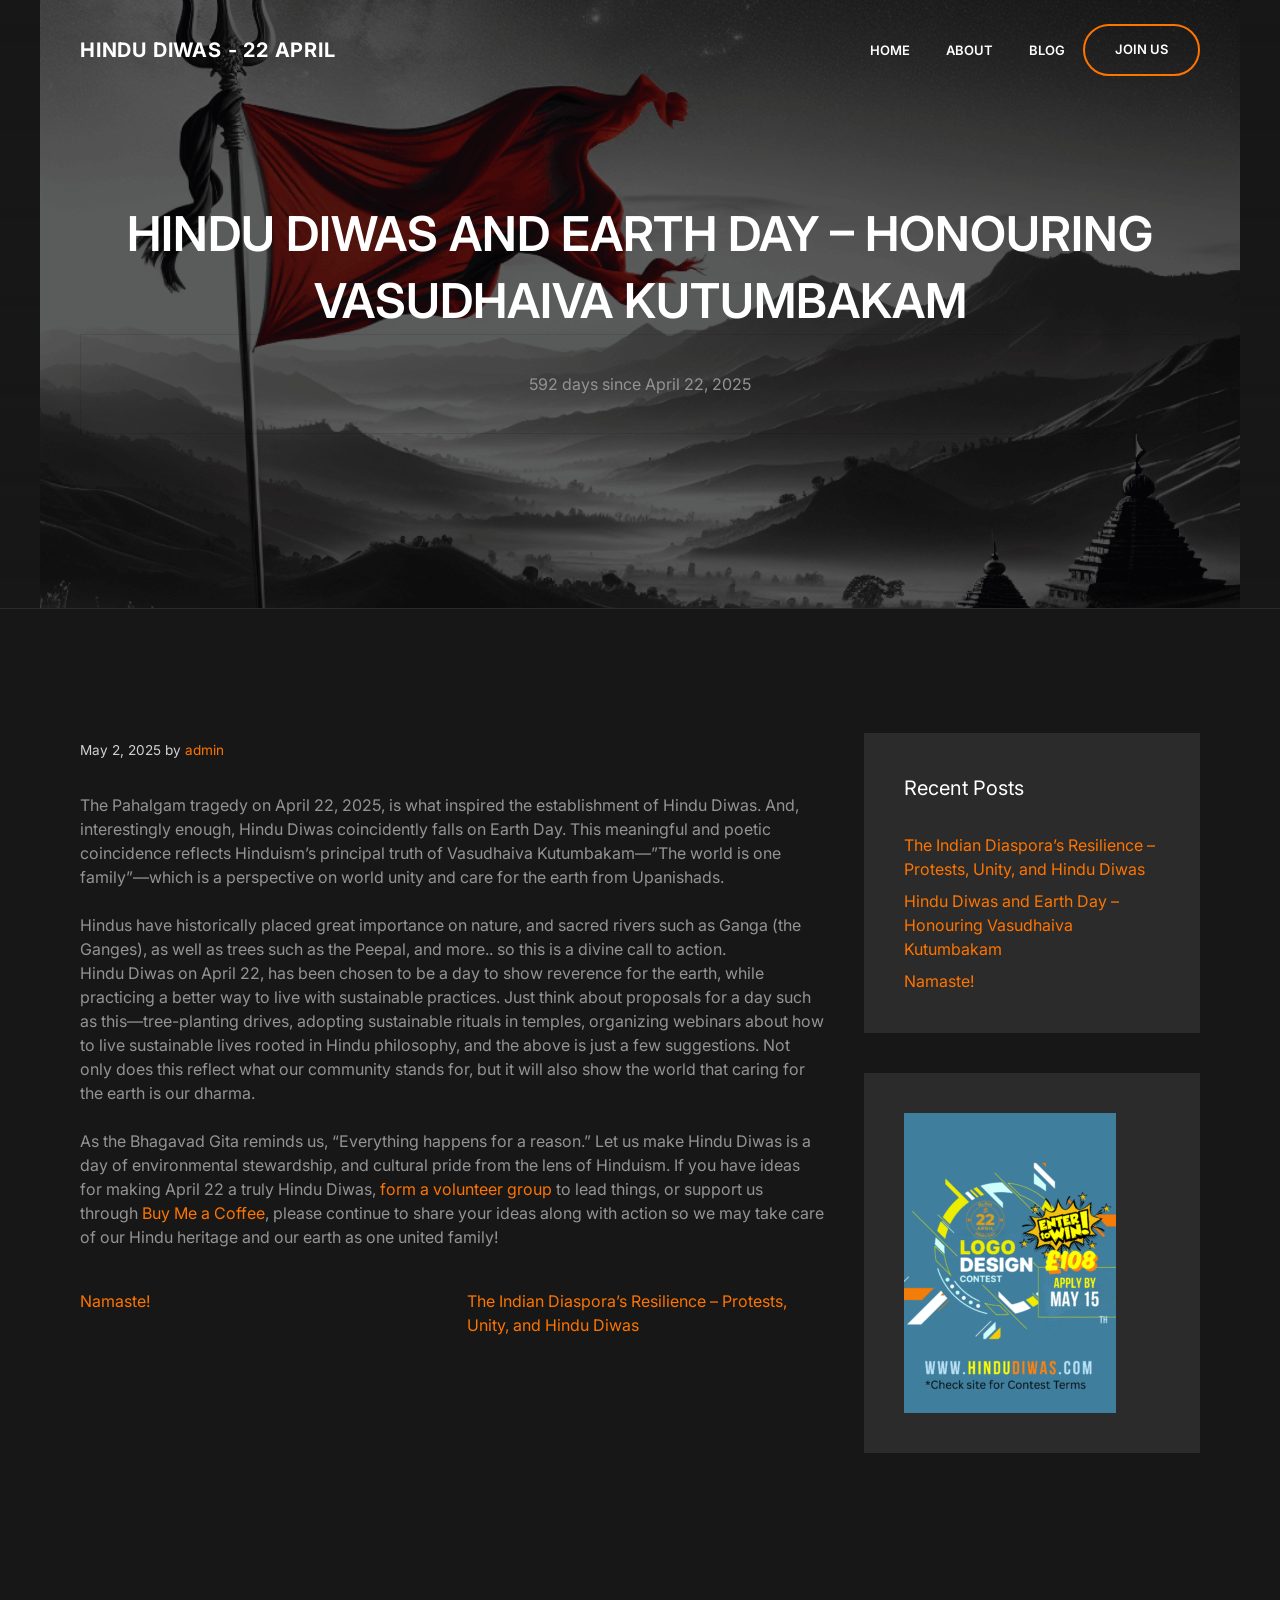
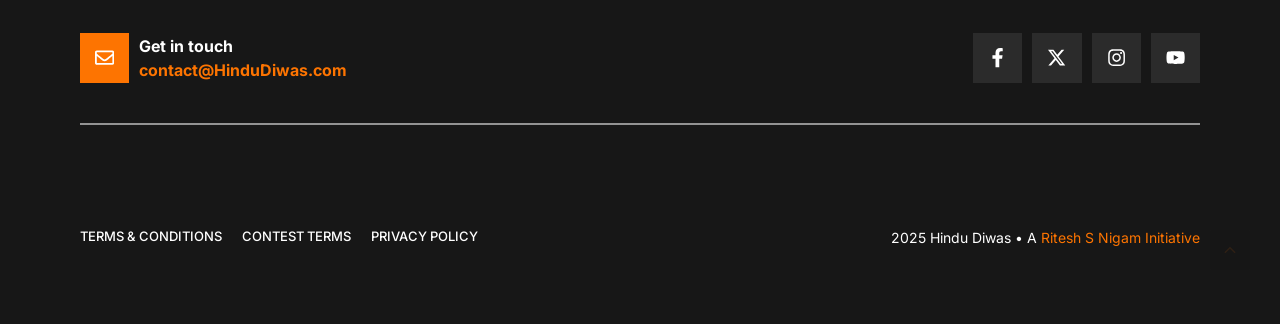
<file: hindu-diwas-and-earth-day-honouring-vasudhaiva-kutumbakam/index.html>
<!DOCTYPE html>
<html lang="en-US">
<head>
	<meta charset="UTF-8">
	<title>Hindu Diwas and Earth Day – Honouring Vasudhaiva Kutumbakam &#x2d; Hindu Diwas &#8211; 22 April</title>
	<style>img:is([sizes="auto" i], [sizes^="auto," i]) { contain-intrinsic-size: 3000px 1500px }</style>
	<meta name="viewport" content="width=device-width, initial-scale=1">
<!-- The SEO Framework by Sybre Waaijer -->
<meta name="robots" content="max-snippet:-1,max-image-preview:large,max-video-preview:-1">
<link rel="canonical" href="/hindu-diwas-and-earth-day-honouring-vasudhaiva-kutumbakam/">
<meta name="description" content="The Pahalgam tragedy on April 22, 2025, is what inspired the establishment of Hindu Diwas. And, interestingly enough, Hindu Diwas coincidently falls on Earth&#8230;">
<meta property="og:type" content="article">
<meta property="og:locale" content="en_US">
<meta property="og:site_name" content="Hindu Diwas &#8211; 22 April">
<meta property="og:title" content="Hindu Diwas and Earth Day – Honouring Vasudhaiva Kutumbakam">
<meta property="og:description" content="The Pahalgam tragedy on April 22, 2025, is what inspired the establishment of Hindu Diwas. And, interestingly enough, Hindu Diwas coincidently falls on Earth Day. This meaningful and poetic&#8230;">
<meta property="og:url" content="/hindu-diwas-and-earth-day-honouring-vasudhaiva-kutumbakam/">
<meta property="og:image" content="/wp-content/uploads/2025/04/22.png">
<meta property="og:image:width" content="500">
<meta property="og:image:height" content="500">
<meta property="article:published_time" content="2025-05-02T18:01:17+00:00">
<meta property="article:modified_time" content="2025-05-02T19:21:12+00:00">
<meta name="twitter:card" content="summary_large_image">
<meta name="twitter:title" content="Hindu Diwas and Earth Day – Honouring Vasudhaiva Kutumbakam">
<meta name="twitter:description" content="The Pahalgam tragedy on April 22, 2025, is what inspired the establishment of Hindu Diwas. And, interestingly enough, Hindu Diwas coincidently falls on Earth Day. This meaningful and poetic&#8230;">
<meta name="twitter:image" content="/wp-content/uploads/2025/04/22.png">
<script type="application/ld+json">{"@context":"https://schema.org","@graph":[{"@type":"WebSite","@id":"/#/schema/WebSite","url":"/","name":"Hindu Diwas – 22 April","inLanguage":"en-US","potentialAction":{"@type":"SearchAction","target":{"@type":"EntryPoint","urlTemplate":"/search/{search_term_string}/"},"query-input":"required name=search_term_string"},"publisher":{"@type":"Organization","@id":"/#/schema/Organization","name":"Hindu Diwas – 22 April","url":"/","logo":{"@type":"ImageObject","url":"/wp-content/uploads/2025/04/cropped-22.png","contentUrl":"/wp-content/uploads/2025/04/cropped-22.png","width":512,"height":512,"contentSize":"29607"}}},{"@type":"WebPage","@id":"/hindu-diwas-and-earth-day-honouring-vasudhaiva-kutumbakam/","url":"/hindu-diwas-and-earth-day-honouring-vasudhaiva-kutumbakam/","name":"Hindu Diwas and Earth Day – Honouring Vasudhaiva Kutumbakam - Hindu Diwas – 22 April","description":"The Pahalgam tragedy on April 22, 2025, is what inspired the establishment of Hindu Diwas. And, interestingly enough, Hindu Diwas coincidently falls on Earth…","inLanguage":"en-US","isPartOf":{"@id":"/#/schema/WebSite"},"breadcrumb":{"@type":"BreadcrumbList","@id":"/#/schema/BreadcrumbList","itemListElement":[{"@type":"ListItem","position":1,"item":"/","name":"Hindu Diwas – 22 April"},{"@type":"ListItem","position":2,"item":"/category/uncategorized/","name":"Category: Uncategorized"},{"@type":"ListItem","position":3,"name":"Hindu Diwas and Earth Day – Honouring Vasudhaiva Kutumbakam"}]},"potentialAction":{"@type":"ReadAction","target":"/hindu-diwas-and-earth-day-honouring-vasudhaiva-kutumbakam/"},"datePublished":"2025-05-02T18:01:17+00:00","dateModified":"2025-05-02T19:21:12+00:00","author":{"@type":"Person","@id":"/#/schema/Person/58867e478f748972aad4a34264112079","name":"admin"}}]}</script>
<!-- / The SEO Framework by Sybre Waaijer | 25.38ms meta | 8.55ms boot -->

<link href="https://fonts.gstatic.com/" crossorigin rel="preconnect">
<link href="https://fonts.googleapis.com/" crossorigin rel="preconnect">
<link rel="alternate" type="application/rss+xml" title="Hindu Diwas - 22 April &raquo; Feed" href="/feed/">
<link rel="alternate" type="application/rss+xml" title="Hindu Diwas - 22 April &raquo; Comments Feed" href="/comments/feed/">
<link rel="alternate" type="application/rss+xml" title="Hindu Diwas - 22 April &raquo; Hindu Diwas and Earth Day – Honouring Vasudhaiva Kutumbakam Comments Feed" href="/hindu-diwas-and-earth-day-honouring-vasudhaiva-kutumbakam/feed/">
<script>
window._wpemojiSettings = {"baseUrl":"https:\/\/s.w.org\/images\/core\/emoji\/15.1.0\/72x72\/","ext":".png","svgUrl":"https:\/\/s.w.org\/images\/core\/emoji\/15.1.0\/svg\/","svgExt":".svg","source":{"concatemoji":"\/wp-includes\/js\/wp-emoji-release.min.js?ver=6.8.1"}};
/*! This file is auto-generated */
!function(i,n){var o,s,e;function c(e){try{var t={supportTests:e,timestamp:(new Date).valueOf()};sessionStorage.setItem(o,JSON.stringify(t))}catch(e){}}function p(e,t,n){e.clearRect(0,0,e.canvas.width,e.canvas.height),e.fillText(t,0,0);var t=new Uint32Array(e.getImageData(0,0,e.canvas.width,e.canvas.height).data),r=(e.clearRect(0,0,e.canvas.width,e.canvas.height),e.fillText(n,0,0),new Uint32Array(e.getImageData(0,0,e.canvas.width,e.canvas.height).data));return t.every(function(e,t){return e===r[t]})}function u(e,t,n){switch(t){case"flag":return n(e,"🏳️‍⚧️","🏳️​⚧️")?!1:!n(e,"🇺🇳","🇺​🇳")&&!n(e,"🏴󠁧󠁢󠁥󠁮󠁧󠁿","🏴​󠁧​󠁢​󠁥​󠁮​󠁧​󠁿");case"emoji":return!n(e,"🐦‍🔥","🐦​🔥")}return!1}function f(e,t,n){var r="undefined"!=typeof WorkerGlobalScope&&self instanceof WorkerGlobalScope?new OffscreenCanvas(300,150):i.createElement("canvas"),a=r.getContext("2d",{willReadFrequently:!0}),o=(a.textBaseline="top",a.font="600 32px Arial",{});return e.forEach(function(e){o[e]=t(a,e,n)}),o}function t(e){var t=i.createElement("script");t.src=e,t.defer=!0,i.head.appendChild(t)}"undefined"!=typeof Promise&&(o="wpEmojiSettingsSupports",s=["flag","emoji"],n.supports={everything:!0,everythingExceptFlag:!0},e=new Promise(function(e){i.addEventListener("DOMContentLoaded",e,{once:!0})}),new Promise(function(t){var n=function(){try{var e=JSON.parse(sessionStorage.getItem(o));if("object"==typeof e&&"number"==typeof e.timestamp&&(new Date).valueOf()<e.timestamp+604800&&"object"==typeof e.supportTests)return e.supportTests}catch(e){}return null}();if(!n){if("undefined"!=typeof Worker&&"undefined"!=typeof OffscreenCanvas&&"undefined"!=typeof URL&&URL.createObjectURL&&"undefined"!=typeof Blob)try{var e="postMessage("+f.toString()+"("+[JSON.stringify(s),u.toString(),p.toString()].join(",")+"));",r=new Blob([e],{type:"text/javascript"}),a=new Worker(URL.createObjectURL(r),{name:"wpTestEmojiSupports"});return void(a.onmessage=function(e){c(n=e.data),a.terminate(),t(n)})}catch(e){}c(n=f(s,u,p))}t(n)}).then(function(e){for(var t in e)n.supports[t]=e[t],n.supports.everything=n.supports.everything&&n.supports[t],"flag"!==t&&(n.supports.everythingExceptFlag=n.supports.everythingExceptFlag&&n.supports[t]);n.supports.everythingExceptFlag=n.supports.everythingExceptFlag&&!n.supports.flag,n.DOMReady=!1,n.readyCallback=function(){n.DOMReady=!0}}).then(function(){return e}).then(function(){var e;n.supports.everything||(n.readyCallback(),(e=n.source||{}).concatemoji?t(e.concatemoji):e.wpemoji&&e.twemoji&&(t(e.twemoji),t(e.wpemoji)))}))}((window,document),window._wpemojiSettings);
</script>
<style id="wp-emoji-styles-inline-css">img.wp-smiley, img.emoji {
		display: inline !important;
		border: none !important;
		box-shadow: none !important;
		height: 1em !important;
		width: 1em !important;
		margin: 0 0.07em !important;
		vertical-align: -0.1em !important;
		background: none !important;
		padding: 0 !important;
	}</style>
<link rel="stylesheet" id="wp-block-library-css" href="/wp-includes/css/dist/block-library/style.min.css?ver=6.8.1" media="all">
<style id="classic-theme-styles-inline-css">/*! This file is auto-generated */
.wp-block-button__link{color:#fff;background-color:#32373c;border-radius:9999px;box-shadow:none;text-decoration:none;padding:calc(.667em + 2px) calc(1.333em + 2px);font-size:1.125em}.wp-block-file__button{background:#32373c;color:#fff;text-decoration:none}</style>
<style id="global-styles-inline-css">:root{--wp--preset--aspect-ratio--square: 1;--wp--preset--aspect-ratio--4-3: 4/3;--wp--preset--aspect-ratio--3-4: 3/4;--wp--preset--aspect-ratio--3-2: 3/2;--wp--preset--aspect-ratio--2-3: 2/3;--wp--preset--aspect-ratio--16-9: 16/9;--wp--preset--aspect-ratio--9-16: 9/16;--wp--preset--color--black: #000000;--wp--preset--color--cyan-bluish-gray: #abb8c3;--wp--preset--color--white: #ffffff;--wp--preset--color--pale-pink: #f78da7;--wp--preset--color--vivid-red: #cf2e2e;--wp--preset--color--luminous-vivid-orange: #ff6900;--wp--preset--color--luminous-vivid-amber: #fcb900;--wp--preset--color--light-green-cyan: #7bdcb5;--wp--preset--color--vivid-green-cyan: #00d084;--wp--preset--color--pale-cyan-blue: #8ed1fc;--wp--preset--color--vivid-cyan-blue: #0693e3;--wp--preset--color--vivid-purple: #9b51e0;--wp--preset--color--contrast: var(--contrast);--wp--preset--color--contrast-2: var(--contrast-2);--wp--preset--color--contrast-3: var(--contrast-3);--wp--preset--color--contrast-4: var(--contrast-4);--wp--preset--color--base: var(--base);--wp--preset--color--base-2: var(--base-2);--wp--preset--color--accent: var(--accent);--wp--preset--gradient--vivid-cyan-blue-to-vivid-purple: linear-gradient(135deg,rgba(6,147,227,1) 0%,rgb(155,81,224) 100%);--wp--preset--gradient--light-green-cyan-to-vivid-green-cyan: linear-gradient(135deg,rgb(122,220,180) 0%,rgb(0,208,130) 100%);--wp--preset--gradient--luminous-vivid-amber-to-luminous-vivid-orange: linear-gradient(135deg,rgba(252,185,0,1) 0%,rgba(255,105,0,1) 100%);--wp--preset--gradient--luminous-vivid-orange-to-vivid-red: linear-gradient(135deg,rgba(255,105,0,1) 0%,rgb(207,46,46) 100%);--wp--preset--gradient--very-light-gray-to-cyan-bluish-gray: linear-gradient(135deg,rgb(238,238,238) 0%,rgb(169,184,195) 100%);--wp--preset--gradient--cool-to-warm-spectrum: linear-gradient(135deg,rgb(74,234,220) 0%,rgb(151,120,209) 20%,rgb(207,42,186) 40%,rgb(238,44,130) 60%,rgb(251,105,98) 80%,rgb(254,248,76) 100%);--wp--preset--gradient--blush-light-purple: linear-gradient(135deg,rgb(255,206,236) 0%,rgb(152,150,240) 100%);--wp--preset--gradient--blush-bordeaux: linear-gradient(135deg,rgb(254,205,165) 0%,rgb(254,45,45) 50%,rgb(107,0,62) 100%);--wp--preset--gradient--luminous-dusk: linear-gradient(135deg,rgb(255,203,112) 0%,rgb(199,81,192) 50%,rgb(65,88,208) 100%);--wp--preset--gradient--pale-ocean: linear-gradient(135deg,rgb(255,245,203) 0%,rgb(182,227,212) 50%,rgb(51,167,181) 100%);--wp--preset--gradient--electric-grass: linear-gradient(135deg,rgb(202,248,128) 0%,rgb(113,206,126) 100%);--wp--preset--gradient--midnight: linear-gradient(135deg,rgb(2,3,129) 0%,rgb(40,116,252) 100%);--wp--preset--font-size--small: 13px;--wp--preset--font-size--medium: 20px;--wp--preset--font-size--large: 36px;--wp--preset--font-size--x-large: 42px;--wp--preset--spacing--20: 0.44rem;--wp--preset--spacing--30: 0.67rem;--wp--preset--spacing--40: 1rem;--wp--preset--spacing--50: 1.5rem;--wp--preset--spacing--60: 2.25rem;--wp--preset--spacing--70: 3.38rem;--wp--preset--spacing--80: 5.06rem;--wp--preset--shadow--natural: 6px 6px 9px rgba(0, 0, 0, 0.2);--wp--preset--shadow--deep: 12px 12px 50px rgba(0, 0, 0, 0.4);--wp--preset--shadow--sharp: 6px 6px 0px rgba(0, 0, 0, 0.2);--wp--preset--shadow--outlined: 6px 6px 0px -3px rgba(255, 255, 255, 1), 6px 6px rgba(0, 0, 0, 1);--wp--preset--shadow--crisp: 6px 6px 0px rgba(0, 0, 0, 1);}:where(.is-layout-flex){gap: 0.5em;}:where(.is-layout-grid){gap: 0.5em;}body .is-layout-flex{display: flex;}.is-layout-flex{flex-wrap: wrap;align-items: center;}.is-layout-flex > :is(*, div){margin: 0;}body .is-layout-grid{display: grid;}.is-layout-grid > :is(*, div){margin: 0;}:where(.wp-block-columns.is-layout-flex){gap: 2em;}:where(.wp-block-columns.is-layout-grid){gap: 2em;}:where(.wp-block-post-template.is-layout-flex){gap: 1.25em;}:where(.wp-block-post-template.is-layout-grid){gap: 1.25em;}.has-black-color{color: var(--wp--preset--color--black) !important;}.has-cyan-bluish-gray-color{color: var(--wp--preset--color--cyan-bluish-gray) !important;}.has-white-color{color: var(--wp--preset--color--white) !important;}.has-pale-pink-color{color: var(--wp--preset--color--pale-pink) !important;}.has-vivid-red-color{color: var(--wp--preset--color--vivid-red) !important;}.has-luminous-vivid-orange-color{color: var(--wp--preset--color--luminous-vivid-orange) !important;}.has-luminous-vivid-amber-color{color: var(--wp--preset--color--luminous-vivid-amber) !important;}.has-light-green-cyan-color{color: var(--wp--preset--color--light-green-cyan) !important;}.has-vivid-green-cyan-color{color: var(--wp--preset--color--vivid-green-cyan) !important;}.has-pale-cyan-blue-color{color: var(--wp--preset--color--pale-cyan-blue) !important;}.has-vivid-cyan-blue-color{color: var(--wp--preset--color--vivid-cyan-blue) !important;}.has-vivid-purple-color{color: var(--wp--preset--color--vivid-purple) !important;}.has-black-background-color{background-color: var(--wp--preset--color--black) !important;}.has-cyan-bluish-gray-background-color{background-color: var(--wp--preset--color--cyan-bluish-gray) !important;}.has-white-background-color{background-color: var(--wp--preset--color--white) !important;}.has-pale-pink-background-color{background-color: var(--wp--preset--color--pale-pink) !important;}.has-vivid-red-background-color{background-color: var(--wp--preset--color--vivid-red) !important;}.has-luminous-vivid-orange-background-color{background-color: var(--wp--preset--color--luminous-vivid-orange) !important;}.has-luminous-vivid-amber-background-color{background-color: var(--wp--preset--color--luminous-vivid-amber) !important;}.has-light-green-cyan-background-color{background-color: var(--wp--preset--color--light-green-cyan) !important;}.has-vivid-green-cyan-background-color{background-color: var(--wp--preset--color--vivid-green-cyan) !important;}.has-pale-cyan-blue-background-color{background-color: var(--wp--preset--color--pale-cyan-blue) !important;}.has-vivid-cyan-blue-background-color{background-color: var(--wp--preset--color--vivid-cyan-blue) !important;}.has-vivid-purple-background-color{background-color: var(--wp--preset--color--vivid-purple) !important;}.has-black-border-color{border-color: var(--wp--preset--color--black) !important;}.has-cyan-bluish-gray-border-color{border-color: var(--wp--preset--color--cyan-bluish-gray) !important;}.has-white-border-color{border-color: var(--wp--preset--color--white) !important;}.has-pale-pink-border-color{border-color: var(--wp--preset--color--pale-pink) !important;}.has-vivid-red-border-color{border-color: var(--wp--preset--color--vivid-red) !important;}.has-luminous-vivid-orange-border-color{border-color: var(--wp--preset--color--luminous-vivid-orange) !important;}.has-luminous-vivid-amber-border-color{border-color: var(--wp--preset--color--luminous-vivid-amber) !important;}.has-light-green-cyan-border-color{border-color: var(--wp--preset--color--light-green-cyan) !important;}.has-vivid-green-cyan-border-color{border-color: var(--wp--preset--color--vivid-green-cyan) !important;}.has-pale-cyan-blue-border-color{border-color: var(--wp--preset--color--pale-cyan-blue) !important;}.has-vivid-cyan-blue-border-color{border-color: var(--wp--preset--color--vivid-cyan-blue) !important;}.has-vivid-purple-border-color{border-color: var(--wp--preset--color--vivid-purple) !important;}.has-vivid-cyan-blue-to-vivid-purple-gradient-background{background: var(--wp--preset--gradient--vivid-cyan-blue-to-vivid-purple) !important;}.has-light-green-cyan-to-vivid-green-cyan-gradient-background{background: var(--wp--preset--gradient--light-green-cyan-to-vivid-green-cyan) !important;}.has-luminous-vivid-amber-to-luminous-vivid-orange-gradient-background{background: var(--wp--preset--gradient--luminous-vivid-amber-to-luminous-vivid-orange) !important;}.has-luminous-vivid-orange-to-vivid-red-gradient-background{background: var(--wp--preset--gradient--luminous-vivid-orange-to-vivid-red) !important;}.has-very-light-gray-to-cyan-bluish-gray-gradient-background{background: var(--wp--preset--gradient--very-light-gray-to-cyan-bluish-gray) !important;}.has-cool-to-warm-spectrum-gradient-background{background: var(--wp--preset--gradient--cool-to-warm-spectrum) !important;}.has-blush-light-purple-gradient-background{background: var(--wp--preset--gradient--blush-light-purple) !important;}.has-blush-bordeaux-gradient-background{background: var(--wp--preset--gradient--blush-bordeaux) !important;}.has-luminous-dusk-gradient-background{background: var(--wp--preset--gradient--luminous-dusk) !important;}.has-pale-ocean-gradient-background{background: var(--wp--preset--gradient--pale-ocean) !important;}.has-electric-grass-gradient-background{background: var(--wp--preset--gradient--electric-grass) !important;}.has-midnight-gradient-background{background: var(--wp--preset--gradient--midnight) !important;}.has-small-font-size{font-size: var(--wp--preset--font-size--small) !important;}.has-medium-font-size{font-size: var(--wp--preset--font-size--medium) !important;}.has-large-font-size{font-size: var(--wp--preset--font-size--large) !important;}.has-x-large-font-size{font-size: var(--wp--preset--font-size--x-large) !important;}
:where(.wp-block-post-template.is-layout-flex){gap: 1.25em;}:where(.wp-block-post-template.is-layout-grid){gap: 1.25em;}
:where(.wp-block-columns.is-layout-flex){gap: 2em;}:where(.wp-block-columns.is-layout-grid){gap: 2em;}
:root :where(.wp-block-pullquote){font-size: 1.5em;line-height: 1.6;}</style>
<link rel="stylesheet" id="rt-fontawsome-css" href="/wp-content/plugins/the-post-grid/assets/vendor/font-awesome/css/font-awesome.min.css?ver=7.7.19" media="all">
<link rel="stylesheet" id="rt-tpg-shortcode-css" href="/wp-content/plugins/the-post-grid/assets/css/tpg-shortcode.min.css?ver=7.7.19" media="all">
<link rel="stylesheet" id="generate-style-css" href="/wp-content/themes/generatepress/assets/css/main.min.css?ver=3.5.1" media="all">
<style id="generate-style-inline-css">body{background-color:var(--contrast);color:var(--contrast-4);}a{color:var(--accent);}a:hover, a:focus, a:active{color:var(--base-2);}.wp-block-group__inner-container{max-width:1200px;margin-left:auto;margin-right:auto;}.generate-back-to-top{font-size:20px;border-radius:3px;position:fixed;bottom:30px;right:30px;line-height:40px;width:40px;text-align:center;z-index:10;transition:opacity 300ms ease-in-out;opacity:0.1;transform:translateY(1000px);}.generate-back-to-top__show{opacity:1;transform:translateY(0);}:root{--contrast:#171717;--contrast-2:#2b2b2b;--contrast-3:#616161;--contrast-4:#939393;--base:#d1d1d1;--base-2:#ffffff;--accent:#fd7401;}:root .has-contrast-color{color:var(--contrast);}:root .has-contrast-background-color{background-color:var(--contrast);}:root .has-contrast-2-color{color:var(--contrast-2);}:root .has-contrast-2-background-color{background-color:var(--contrast-2);}:root .has-contrast-3-color{color:var(--contrast-3);}:root .has-contrast-3-background-color{background-color:var(--contrast-3);}:root .has-contrast-4-color{color:var(--contrast-4);}:root .has-contrast-4-background-color{background-color:var(--contrast-4);}:root .has-base-color{color:var(--base);}:root .has-base-background-color{background-color:var(--base);}:root .has-base-2-color{color:var(--base-2);}:root .has-base-2-background-color{background-color:var(--base-2);}:root .has-accent-color{color:var(--accent);}:root .has-accent-background-color{background-color:var(--accent);}h1{font-family:inherit;font-weight:600;font-size:48px;line-height:1.4em;}@media (max-width: 1024px){h1{font-size:42px;}}@media (max-width:768px){h1{font-size:40px;}}h2{font-family:inherit;font-weight:600;font-size:40px;}@media (max-width:768px){h2{font-size:34px;}}h3{font-family:inherit;font-weight:600;font-size:33px;line-height:1.3em;}@media (max-width:768px){h3{font-size:30px;}}h4{font-family:inherit;font-weight:600;font-size:22px;}@media (max-width:768px){h4{font-size:20px;}}h5{font-family:inherit;font-weight:500;font-size:18px;}@media (max-width:768px){h5{font-size:17px;}}h6{font-family:inherit;font-weight:600;font-size:14px;margin-bottom:15px;}body, button, input, select, textarea{font-family:Inter, sans-serif;font-size:16px;}.main-navigation a, .main-navigation .menu-toggle, .main-navigation .menu-bar-items{font-weight:600;text-transform:uppercase;font-size:13px;}.main-title{font-family:inherit;text-transform:uppercase;font-size:20px;letter-spacing:0.04em;}button:not(.menu-toggle),html input[type="button"],input[type="reset"],input[type="submit"],.button,.wp-block-button .wp-block-button__link{font-family:inherit;font-weight:500;}.top-bar{background-color:#636363;color:#ffffff;}.top-bar a{color:#ffffff;}.top-bar a:hover{color:#303030;}.site-header{background-color:var(--contrast);}.main-title a,.main-title a:hover{color:var(--base-2);}.site-description{color:var(--base-2);}.main-navigation .main-nav ul li a, .main-navigation .menu-toggle, .main-navigation .menu-bar-items{color:var(--base-2);}.main-navigation .main-nav ul li:not([class*="current-menu-"]):hover > a, .main-navigation .main-nav ul li:not([class*="current-menu-"]):focus > a, .main-navigation .main-nav ul li.sfHover:not([class*="current-menu-"]) > a, .main-navigation .menu-bar-item:hover > a, .main-navigation .menu-bar-item.sfHover > a{color:var(--base);}button.menu-toggle:hover,button.menu-toggle:focus{color:var(--base-2);}.main-navigation .main-nav ul li[class*="current-menu-"] > a{color:var(--accent);}.navigation-search input[type="search"],.navigation-search input[type="search"]:active, .navigation-search input[type="search"]:focus, .main-navigation .main-nav ul li.search-item.active > a, .main-navigation .menu-bar-items .search-item.active > a{color:var(--base);}.separate-containers .inside-article, .separate-containers .comments-area, .separate-containers .page-header, .one-container .container, .separate-containers .paging-navigation, .inside-page-header{color:var(--contrast-4);background-color:var(--contrast);}.entry-title a{color:var(--contrast-4);}.entry-title a:hover{color:var(--base);}.entry-meta{color:var(--base);}h1{color:var(--base-2);}h2{color:var(--base-2);}h3{color:var(--base-2);}h4{color:var(--base-2);}h5{color:var(--base-2);}h6{color:var(--base-2);}.sidebar .widget{color:var(--base);background-color:var(--contrast-2);}.sidebar .widget a{color:var(--accent);}.sidebar .widget a:hover{color:var(--base-2);}.sidebar .widget .widget-title{color:var(--base-2);}input[type="text"],input[type="email"],input[type="url"],input[type="password"],input[type="search"],input[type="tel"],input[type="number"],textarea,select{color:var(--contrast-4);background-color:var(--contrast-2);border-color:var(--accent);}input[type="text"]:focus,input[type="email"]:focus,input[type="url"]:focus,input[type="password"]:focus,input[type="search"]:focus,input[type="tel"]:focus,input[type="number"]:focus,textarea:focus,select:focus{color:var(--contrast-4);background-color:var(--contrast-2);border-color:var(--base);}button,html input[type="button"],input[type="reset"],input[type="submit"],a.button,a.wp-block-button__link:not(.has-background){color:var(--base-2);background-color:var(--accent);}button:hover,html input[type="button"]:hover,input[type="reset"]:hover,input[type="submit"]:hover,a.button:hover,button:focus,html input[type="button"]:focus,input[type="reset"]:focus,input[type="submit"]:focus,a.button:focus,a.wp-block-button__link:not(.has-background):active,a.wp-block-button__link:not(.has-background):focus,a.wp-block-button__link:not(.has-background):hover{color:var(--accent);background-color:var(--base-2);}a.generate-back-to-top{background-color:rgba( 0,0,0,0.4 );color:var(--accent);}a.generate-back-to-top:hover,a.generate-back-to-top:focus{background-color:var(--accent);color:var(--base-2);}:root{--gp-search-modal-bg-color:var(--base-3);--gp-search-modal-text-color:var(--contrast);--gp-search-modal-overlay-bg-color:rgba(0,0,0,0.2);}@media (max-width: 860px){.main-navigation .menu-bar-item:hover > a, .main-navigation .menu-bar-item.sfHover > a{background:none;color:var(--base-2);}}.nav-below-header .main-navigation .inside-navigation.grid-container, .nav-above-header .main-navigation .inside-navigation.grid-container{padding:0px 22px 0px 22px;}.separate-containers .inside-article, .separate-containers .comments-area, .separate-containers .page-header, .separate-containers .paging-navigation, .one-container .site-content, .inside-page-header{padding:100px 40px 100px 40px;}.site-main .wp-block-group__inner-container{padding:100px 40px 100px 40px;}.separate-containers .paging-navigation{padding-top:20px;padding-bottom:20px;}.entry-content .alignwide, body:not(.no-sidebar) .entry-content .alignfull{margin-left:-40px;width:calc(100% + 80px);max-width:calc(100% + 80px);}.sidebar .widget, .page-header, .widget-area .main-navigation, .site-main > *{margin-bottom:40px;}.separate-containers .site-main{margin:40px;}.both-right .inside-left-sidebar,.both-left .inside-left-sidebar{margin-right:20px;}.both-right .inside-right-sidebar,.both-left .inside-right-sidebar{margin-left:20px;}.one-container.archive .post:not(:last-child):not(.is-loop-template-item), .one-container.blog .post:not(:last-child):not(.is-loop-template-item){padding-bottom:100px;}.separate-containers .featured-image{margin-top:40px;}.separate-containers .inside-right-sidebar, .separate-containers .inside-left-sidebar{margin-top:40px;margin-bottom:40px;}.main-navigation .main-nav ul li a,.menu-toggle,.main-navigation .menu-bar-item > a{padding-left:18px;padding-right:18px;}.main-navigation .main-nav ul ul li a{padding:10px 18px 10px 18px;}.rtl .menu-item-has-children .dropdown-menu-toggle{padding-left:18px;}.menu-item-has-children .dropdown-menu-toggle{padding-right:18px;}.rtl .main-navigation .main-nav ul li.menu-item-has-children > a{padding-right:18px;}@media (max-width:768px){.separate-containers .inside-article, .separate-containers .comments-area, .separate-containers .page-header, .separate-containers .paging-navigation, .one-container .site-content, .inside-page-header{padding:60px 30px 60px 30px;}.site-main .wp-block-group__inner-container{padding:60px 30px 60px 30px;}.inside-top-bar{padding-right:30px;padding-left:30px;}.inside-header{padding-right:30px;padding-left:30px;}.widget-area .widget{padding-top:30px;padding-right:30px;padding-bottom:30px;padding-left:30px;}.footer-widgets-container{padding-top:30px;padding-right:30px;padding-bottom:30px;padding-left:30px;}.inside-site-info{padding-right:30px;padding-left:30px;}.entry-content .alignwide, body:not(.no-sidebar) .entry-content .alignfull{margin-left:-30px;width:calc(100% + 60px);max-width:calc(100% + 60px);}.one-container .site-main .paging-navigation{margin-bottom:40px;}}/* End cached CSS */.is-right-sidebar{width:30%;}.is-left-sidebar{width:30%;}.site-content .content-area{width:70%;}@media (max-width: 860px){.main-navigation .menu-toggle,.sidebar-nav-mobile:not(#sticky-placeholder){display:block;}.main-navigation ul,.gen-sidebar-nav,.main-navigation:not(.slideout-navigation):not(.toggled) .main-nav > ul,.has-inline-mobile-toggle #site-navigation .inside-navigation > *:not(.navigation-search):not(.main-nav){display:none;}.nav-align-right .inside-navigation,.nav-align-center .inside-navigation{justify-content:space-between;}.has-inline-mobile-toggle .mobile-menu-control-wrapper{display:flex;flex-wrap:wrap;}.has-inline-mobile-toggle .inside-header{flex-direction:row;text-align:left;flex-wrap:wrap;}.has-inline-mobile-toggle .header-widget,.has-inline-mobile-toggle #site-navigation{flex-basis:100%;}.nav-float-left .has-inline-mobile-toggle #site-navigation{order:10;}}
.dynamic-author-image-rounded{border-radius:100%;}.dynamic-featured-image, .dynamic-author-image{vertical-align:middle;}.one-container.blog .dynamic-content-template:not(:last-child), .one-container.archive .dynamic-content-template:not(:last-child){padding-bottom:0px;}.dynamic-entry-excerpt > p:last-child{margin-bottom:0px;}
.page-hero .inside-page-hero.grid-container{max-width:calc(1200px - 0px - 0px);}.inside-page-hero > *:last-child{margin-bottom:0px;}.page-hero time.updated{display:none;}.header-wrap{position:absolute;left:0px;right:0px;z-index:10;}.header-wrap .site-header{background:transparent;}</style>
<link rel="stylesheet" id="generate-google-fonts-css" href="https://fonts.googleapis.com/css?family=Inter%3A100%2C200%2C300%2Cregular%2C500%2C600%2C700%2C800%2C900&#038;display=auto&#038;ver=3.5.1" media="all">
<style id="generateblocks-inline-css">a.gb-button-5faeb93f{display:inline-flex;align-items:center;justify-content:center;text-align:center;padding:15px;background-color:var(--accent);color:var(--base-2);text-decoration:none;}a.gb-button-5faeb93f:hover, a.gb-button-5faeb93f:active, a.gb-button-5faeb93f:focus{background-color:var(--contrast-2);color:var(--base-2);}a.gb-button-5faeb93f .gb-icon{line-height:0;}a.gb-button-5faeb93f .gb-icon svg{width:1.2em;height:1.2em;fill:currentColor;}p.gb-headline-b262b099{font-weight:700;margin-bottom:0px;color:var(--base-2);}p.gb-headline-b262b099 a{color:var(--accent);}p.gb-headline-b262b099 a:hover{color:var(--base-2);}@media (max-width: 1024px) {a.gb-button-5faeb93f .gb-icon svg{width:1em;height:1em;}}:root{--gb-container-width:1200px;}.gb-container .wp-block-image img{vertical-align:middle;}.gb-grid-wrapper .wp-block-image{margin-bottom:0;}.gb-highlight{background:none;}.gb-shape{line-height:0;}.gb-text-7b643a38{align-items:center;color:var(--base-2);display:inline-flex;font-weight:700;justify-content:center;text-align:center;text-decoration:none;border:2px solid var(--accent);border-radius:9999px;padding:14px 30px}.gb-text-7b643a38:is(:hover,:focus){background-color:var(--accent);color:var(--base-2)}.gb-text-82ad30ef{align-items:center;background-color:var(--accent);color:var(--base-2);display:inline-flex;font-weight:700;justify-content:center;text-align:center;text-decoration:none;padding:14px 70px 14px 17px}.gb-text-82ad30ef:is(:hover,:focus){background-color:var(--base-2);color:var(--accent)}.gb-text-98004d80{align-items:center;background-color:#2b2b2b;color:#ffffff;display:inline-flex;justify-content:center;text-align:center;text-decoration:none;padding:15px}.gb-text-98004d80:is(:hover,:focus){background-color:#fd7401}.gb-text-98004d80 .gb-shape svg{width:1.2em;height:1.2em;fill:currentColor}.gb-text-72a48bcd{align-items:center;background-color:#2b2b2b;color:#ffffff;display:inline-flex;justify-content:center;text-align:center;text-decoration:none;padding:15px}.gb-text-72a48bcd:is(:hover,:focus){background-color:#fd7401}.gb-text-72a48bcd .gb-shape svg{width:1.2em;height:1.2em;fill:currentColor}.gb-text-6589660c{align-items:center;background-color:#2b2b2b;color:#ffffff;display:inline-flex;justify-content:center;text-align:center;text-decoration:none;padding:15px}.gb-text-6589660c:is(:hover,:focus){background-color:#fd7401}.gb-text-6589660c .gb-shape svg{width:1.2em;height:1.2em;fill:currentColor}.gb-text-1bead7a1{align-items:center;background-color:#2b2b2b;color:#ffffff;display:inline-flex;justify-content:center;text-align:center;text-decoration:none;padding:15px}.gb-text-1bead7a1:is(:hover,:focus){background-color:#fd7401}.gb-text-1bead7a1 .gb-shape svg{width:1.2em;height:1.2em;fill:currentColor}.gb-text-463a7804{color:var(--base-2);font-size:13px;font-weight:500;margin-bottom:0px;text-transform:uppercase}.gb-text-463a7804 a{color:var(--base-2)}.gb-text-463a7804 a:hover{color:var(--accent)}.gb-text-6d637b46{color:var(--base-2);font-size:13px;font-weight:500;margin-bottom:0px;text-transform:uppercase}.gb-text-6d637b46 a{color:var(--base-2)}.gb-text-6d637b46 a:hover{color:var(--accent)}.gb-text-abee2bdc{color:var(--base-2);font-size:13px;font-weight:500;margin-bottom:0px;text-transform:uppercase}.gb-text-abee2bdc a{color:var(--base-2)}.gb-text-abee2bdc a:hover{color:var(--accent)}.gb-text-dc1ddd1e{color:var(--base-2);font-size:14px;line-height:1.8em;margin-bottom:0px}@media (max-width:767px){.gb-text-dc1ddd1e{text-align:center}}.gb-text-92e73a8f{margin-bottom:0px;text-align:center;text-transform:uppercase}.gb-text-d7ada650{margin-bottom:0px}.gb-element-8dad9bba{background-blend-mode:normal,normal;overflow-x:hidden;overflow-y:hidden;position:relative;background:linear-gradient(180deg,rgb(23,23,23) 50%,rgba(23,23,23,0.9) 100%),url(https://sites.generatepress.com/workout/wp-content/uploads/sites/118/2022/03/bruno-nascimento-PHIgYUGQPvU-unsplash.jpg) center /cover no-repeat}.gb-element-c4a0cce9{margin-left:auto;margin-right:auto;max-width:var(--gb-container-width);position:relative;z-index:1;padding:80px 40px 50px 40px}@media (max-width:767px){.gb-element-c4a0cce9{padding-left:30px;padding-right:30px}}.gb-element-9f060c52{column-gap:40px;display:flex}@media (max-width:767px){.gb-element-9f060c52{flex-direction:column;row-gap:20px}}.gb-element-01289f71{align-items:center;column-gap:10px;display:flex}@media (max-width:767px){.gb-element-01289f71{width:100%}}.gb-element-95fab478{column-gap:10px;display:flex;flex-grow:1;justify-content:flex-end}@media (max-width:767px){.gb-element-95fab478{justify-content:flex-start}}.gb-element-0289e3c8{column-gap:20px;display:flex;margin-left:auto;margin-right:auto;margin-top:100px;max-width:var(--gb-container-width)}@media (max-width:1024px){.gb-element-0289e3c8{align-items:center}}@media (max-width:767px){.gb-element-0289e3c8{flex-direction:column;row-gap:20px}}.gb-element-7df83d21{align-items:center;column-gap:20px;display:flex}@media (max-width:767px){.gb-element-7df83d21{flex-grow:1;flex-wrap:wrap;justify-content:center;row-gap:6px}}.gb-element-62cdb1a5{flex-grow:1;text-align:right}@media (max-width:767px){.gb-element-62cdb1a5{text-align:center;width:100%}}.gb-element-3c8298ea{background-blend-mode:normal,normal;overflow-x:hidden;overflow-y:hidden;position:relative;background:linear-gradient(180deg,rgb(23,23,23) 0%,rgba(23,23,23,0.7) 100%),url(https://sites.generatepress.com/workout/wp-content/uploads/sites/118/2022/03/sven-mieke-jO6vBWX9h9Y-unsplash.jpg) center /cover no-repeat;border-bottom:1px solid var(--contrast-2)}.gb-element-5f5701ba{background-blend-mode:normal;background-image:url(/wp-content/uploads/2025/04/herosection-banner-1.png);background-position:center;background-repeat:no-repeat;background-size:cover;margin-left:auto;margin-right:auto;max-width:var(--gb-container-width);position:relative;z-index:1;padding:200px 40px 150px 40px}@media (max-width:767px){.gb-element-5f5701ba{padding:120px 30px 50px 30px}}.gb-element-9f233f72{column-gap:30px;display:flex;margin-left:auto;margin-right:auto;max-width:var(--gb-container-width);padding:0px}@media (max-width:767px){.gb-element-9f233f72{flex-direction:column;row-gap:30px}}.gb-element-42e93029{align-items:center;column-gap:15px;display:flex;height:100%;justify-content:flex-start;width:50%;padding:0px}@media (max-width:767px){.gb-element-42e93029{margin-bottom:10px;width:100%}}.gb-element-8db5db3b{align-items:center;column-gap:15px;display:flex;height:100%;justify-content:flex-end;width:50%;padding:0px}@media (max-width:767px){.gb-element-8db5db3b{text-align:left;width:100%}}.gb-media-8f21b029{display:block;height:auto;max-width:100%;min-height:100px;min-width:100px;object-fit:cover;width:100px}.gb-media-3e5840b4{display:block;height:auto;max-width:100%;min-height:100px;min-width:100px;object-fit:cover;width:100px}</style>
<link rel="stylesheet" id="generate-offside-css" href="/wp-content/plugins/gp-premium/menu-plus/functions/css/offside.min.css?ver=2.5.2" media="all">
<style id="generate-offside-inline-css">:root{--gp-slideout-width:265px;}.slideout-navigation.main-navigation{background-color:var(--contrast);}.slideout-navigation, .slideout-navigation a{color:var(--base-2);}.slideout-navigation button.slideout-exit{color:var(--base-2);padding-left:18px;padding-right:18px;}.slide-opened nav.toggled .menu-toggle:before{display:none;}@media (max-width: 860px){.menu-bar-item.slideout-toggle{display:none;}}</style>
<script src="/wp-includes/js/jquery/jquery.min.js?ver=3.7.1" id="jquery-core-js"></script>
<script src="/wp-includes/js/jquery/jquery-migrate.min.js?ver=3.4.1" id="jquery-migrate-js"></script>
<link rel="https://api.w.org/" href="/wp-json/">
<link rel="alternate" title="JSON" type="application/json" href="/wp-json/wp/v2/posts/1194">
<link rel="EditURI" type="application/rsd+xml" title="RSD" href="/xmlrpc.php?rsd">
<link rel="alternate" title="oEmbed (JSON)" type="application/json+oembed" href="/wp-json/oembed/1.0/embed?url=%2Fhindu-diwas-and-earth-day-honouring-vasudhaiva-kutumbakam%2F">
<link rel="alternate" title="oEmbed (XML)" type="text/xml+oembed" href="/wp-json/oembed/1.0/embed?url=%2Fhindu-diwas-and-earth-day-honouring-vasudhaiva-kutumbakam%2F#038;format=xml">
<!-- HFCM by 99 Robots - Snippet # 1:  -->
<script>(function(w, d, t, h, s, n) {
    w.FlodeskObject = n;
    var fn = function() {
      (w[n].q = w[n].q || []).push(arguments);
    };
    w[n] = w[n] || fn;
    var f = d.getElementsByTagName(t)[0];
    var v = '?v=' + Math.floor(new Date().getTime() / (120 * 1000)) * 60;
    var sm = d.createElement(t);
    sm.async = true;
    sm.type = 'module';
    sm.src = h + s + '.mjs' + v;
    f.parentNode.insertBefore(sm, f);
    var sn = d.createElement(t);
    sn.async = true;
    sn.noModule = true;
    sn.src = h + s + '.js' + v;
    f.parentNode.insertBefore(sn, f);
  })(window, document, 'script', 'https://assets.flodesk.com', '/universal', 'fd');</script>
<script>window.fd('form', {
    formId: '68119ef3aa29b92b0bad058a'
  });</script>
<!-- /end HFCM by 99 Robots -->
        <style>:root {
                --tpg-primary-color: #0d6efd;
                --tpg-secondary-color: #0654c4;
                --tpg-primary-light: #c4d0ff
            }

                        body .rt-tpg-container .rt-loading,
            body #bottom-script-loader .rt-ball-clip-rotate {
                color: #0367bf !important;
            }</style>
		<link rel="pingback" href="/xmlrpc.php">
<link rel="icon" href="/wp-content/uploads/2025/04/cropped-22-32x32.png" sizes="32x32">
<link rel="icon" href="/wp-content/uploads/2025/04/cropped-22-192x192.png" sizes="192x192">
<link rel="apple-touch-icon" href="/wp-content/uploads/2025/04/cropped-22-180x180.png">
<meta name="msapplication-TileImage" content="/wp-content/uploads/2025/04/cropped-22-270x270.png">
		<style id="wp-custom-css">/* GeneratePress Site CSS */ /* Sidebar margin on mobile */
@media (max-width: 768px) {
	.sidebar {
		margin-top: 4em;
	}
} /* End GeneratePress Site CSS */</style>
		</head>

<body class="wp-singular post-template-default single single-post postid-1194 single-format-standard wp-embed-responsive wp-theme-generatepress post-image-above-header post-image-aligned-center slideout-enabled slideout-mobile sticky-menu-fade rttpg rttpg-7.7.19 radius-frontend rttpg-body-wrap right-sidebar nav-float-right one-container header-aligned-left dropdown-hover" itemtype="https://schema.org/Blog" itemscope>
	<div class="header-wrap">
<a class="screen-reader-text skip-link" href="#content" title="Skip to content">Skip to content</a>		<header class="site-header has-inline-mobile-toggle" id="masthead" aria-label="Site" itemtype="https://schema.org/WPHeader" itemscope>
			<div class="inside-header grid-container">
				<div class="site-branding">
						<p class="main-title" itemprop="headline">
					<a href="/" rel="home">Hindu Diwas - 22 April</a>
				</p>
						
					</div>	<nav class="main-navigation mobile-menu-control-wrapper" id="mobile-menu-control-wrapper" aria-label="Mobile Toggle">
		<div class="menu-bar-items">
<a class="gb-text gb-text-7b643a38 hide-on-mobile" href="/volunteer-with-us/">Join Us</a>
</div>		<button data-nav="site-navigation" class="menu-toggle" aria-controls="generate-slideout-menu" aria-expanded="false">
			<span class="gp-icon icon-menu-bars"><svg viewbox="0 0 512 512" aria-hidden="true" xmlns="http://www.w3.org/2000/svg" width="1em" height="1em"><path d="M0 96c0-13.255 10.745-24 24-24h464c13.255 0 24 10.745 24 24s-10.745 24-24 24H24c-13.255 0-24-10.745-24-24zm0 160c0-13.255 10.745-24 24-24h464c13.255 0 24 10.745 24 24s-10.745 24-24 24H24c-13.255 0-24-10.745-24-24zm0 160c0-13.255 10.745-24 24-24h464c13.255 0 24 10.745 24 24s-10.745 24-24 24H24c-13.255 0-24-10.745-24-24z"></path></svg><svg viewbox="0 0 512 512" aria-hidden="true" xmlns="http://www.w3.org/2000/svg" width="1em" height="1em"><path d="M71.029 71.029c9.373-9.372 24.569-9.372 33.942 0L256 222.059l151.029-151.03c9.373-9.372 24.569-9.372 33.942 0 9.372 9.373 9.372 24.569 0 33.942L289.941 256l151.03 151.029c9.372 9.373 9.372 24.569 0 33.942-9.373 9.372-24.569 9.372-33.942 0L256 289.941l-151.029 151.03c-9.373 9.372-24.569 9.372-33.942 0-9.372-9.373-9.372-24.569 0-33.942L222.059 256 71.029 104.971c-9.372-9.373-9.372-24.569 0-33.942z"></path></svg></span><span class="screen-reader-text">Menu</span>		</button>
	</nav>
			<nav class="main-navigation has-menu-bar-items sub-menu-right" id="site-navigation" aria-label="Primary" itemtype="https://schema.org/SiteNavigationElement" itemscope>
			<div class="inside-navigation grid-container">
								<button class="menu-toggle" aria-controls="generate-slideout-menu" aria-expanded="false">
					<span class="gp-icon icon-menu-bars"><svg viewbox="0 0 512 512" aria-hidden="true" xmlns="http://www.w3.org/2000/svg" width="1em" height="1em"><path d="M0 96c0-13.255 10.745-24 24-24h464c13.255 0 24 10.745 24 24s-10.745 24-24 24H24c-13.255 0-24-10.745-24-24zm0 160c0-13.255 10.745-24 24-24h464c13.255 0 24 10.745 24 24s-10.745 24-24 24H24c-13.255 0-24-10.745-24-24zm0 160c0-13.255 10.745-24 24-24h464c13.255 0 24 10.745 24 24s-10.745 24-24 24H24c-13.255 0-24-10.745-24-24z"></path></svg><svg viewbox="0 0 512 512" aria-hidden="true" xmlns="http://www.w3.org/2000/svg" width="1em" height="1em"><path d="M71.029 71.029c9.373-9.372 24.569-9.372 33.942 0L256 222.059l151.029-151.03c9.373-9.372 24.569-9.372 33.942 0 9.372 9.373 9.372 24.569 0 33.942L289.941 256l151.03 151.029c9.372 9.373 9.372 24.569 0 33.942-9.373 9.372-24.569 9.372-33.942 0L256 289.941l-151.029 151.03c-9.373 9.372-24.569 9.372-33.942 0-9.372-9.373-9.372-24.569 0-33.942L222.059 256 71.029 104.971c-9.372-9.373-9.372-24.569 0-33.942z"></path></svg></span><span class="screen-reader-text">Menu</span>				</button>
				<div id="primary-menu" class="main-nav"><ul id="menu-main" class=" menu sf-menu">
<li id="menu-item-72" class="menu-item menu-item-type-post_type menu-item-object-page menu-item-home menu-item-72"><a href="/">Home</a></li>
<li id="menu-item-71" class="menu-item menu-item-type-post_type menu-item-object-page menu-item-71"><a href="/about/">About</a></li>
<li id="menu-item-73" class="menu-item menu-item-type-post_type menu-item-object-page menu-item-73"><a href="/blog/">Blog</a></li>
</ul></div>
<div class="menu-bar-items">
<a class="gb-text gb-text-7b643a38 hide-on-mobile" href="/volunteer-with-us/">Join Us</a>
</div>			</div>
		</nav>
					</div>
		</header>
		</div>
<!-- .header-wrap --><div class="page-hero">
					<div class="inside-page-hero grid-container grid-parent">
						<!-- This is a comment -->
					</div>
				</div>
<div class="gb-element-3c8298ea">
<div class="gb-element-5f5701ba">
<h1 class="gb-text gb-text-92e73a8f">Hindu Diwas and Earth Day – Honouring Vasudhaiva Kutumbakam</h1>



<table width="100%" height="100vh" border="0">
        <tr>
            <td align="center" valign="middle">
                <div id="daysSince"></div>
            </td>
        </tr>
    </table>

    <script>// Function to calculate days since April 22, 2025
        function calculateDaysSince() {
            const startDate = new Date('2025-04-22T00:00:00'); // Start date: April 22, 2025
            const currentDate = new Date(); // Current date

            // Calculate the difference in time (milliseconds)
            const timeDifference = currentDate - startDate;

            // Convert time difference to days
            const daysDifference = Math.floor(timeDifference / (1000 * 60 * 60 * 24));

            // Display the result in the desired format
            document.getElementById('daysSince').innerText = `${daysDifference} days since April 22, 2025`;
        }

        // Run the function when the page loads
        window.onload = calculateDaysSince;</script>
</div>
</div>



<p></p>

	<div class="site grid-container container hfeed" id="page">
				<div class="site-content" id="content">
			
	<div class="content-area" id="primary">
		<main class="site-main" id="main">
			
<article id="post-1194" class="post-1194 post type-post status-publish format-standard hentry category-uncategorized" itemtype="https://schema.org/CreativeWork" itemscope>
	<div class="inside-article">
					<header class="entry-header">
						<div class="entry-meta">
			<span class="posted-on"><time class="updated" datetime="2025-05-02T19:21:12+00:00" itemprop="dateModified">May 2, 2025</time><time class="entry-date published" datetime="2025-05-02T18:01:17+00:00" itemprop="datePublished">May 2, 2025</time></span> <span class="byline">by <span class="author vcard" itemprop="author" itemtype="https://schema.org/Person" itemscope><a class="url fn n" href="/author/n1mdahdiwas/" title="View all posts by admin" rel="author" itemprop="url"><span class="author-name" itemprop="name">admin</span></a></span></span> 		</div>
					</header>
			
		<div class="entry-content" itemprop="text">
			
<p>The Pahalgam tragedy on April 22, 2025, is what inspired the establishment of Hindu Diwas. And, interestingly enough, Hindu Diwas coincidently falls on Earth Day. This meaningful and poetic coincidence reflects Hinduism&#8217;s principal truth of Vasudhaiva Kutumbakam—&#8221;The world is one family&#8221;—which is a perspective on world unity and care for the earth from Upanishads. <br><br>Hindus have historically placed great importance on nature, and sacred rivers such as Ganga (the Ganges), as well as trees such as the Peepal, and more.. so this is a divine call to action.<br>Hindu Diwas on April 22, has been chosen to be a day to show reverence for the earth, while practicing a better way to live with sustainable practices. Just think about proposals for a day such as this—tree-planting drives, adopting sustainable rituals in temples, organizing webinars about how to live sustainable lives rooted in Hindu philosophy, and the above is just a few suggestions. Not only does this reflect what our community stands for, but it will also show the world that caring for the earth is our dharma.</p>



<p>As the Bhagavad Gita reminds us, &#8220;Everything happens for a reason.&#8221; Let us make Hindu Diwas is a day of environmental stewardship, and cultural pride from the lens of Hinduism. If you have ideas for making April 22 a truly Hindu Diwas, <a href="/volunteer-with-us/" data-type="page" data-id="1128">form a volunteer group</a> to lead things, or support us through <a href="https://buymeacoffee.com/HinduDiwas">Buy Me a Coffee</a>, please continue to share your ideas along with action so we may take care of our Hindu heritage and our earth as one united family!</p>
		</div>

				<footer class="entry-meta" aria-label="Entry meta">
					</footer>
			</div>
</article>
<div class="paging-navigation">
<div class="gb-element-9f233f72">
<div class="gb-element-42e93029">


<p class="gb-text gb-text-d7ada650"><a href="/namaste-hindu-diwas/">Namaste!</a></p>
</div>



<div class="gb-element-8db5db3b">
<p class="gb-text gb-text-c52c75e8"><a href="/the-indian-diasporas-resilience-protests-unity-and-hindu-diwas/">The Indian Diaspora’s Resilience – Protests, Unity, and Hindu Diwas</a></p>


</div>
</div>
</div>		</main>
	</div>

	<div class="widget-area sidebar is-right-sidebar" id="right-sidebar">
	<div class="inside-right-sidebar">
		
		<aside id="recent-posts-1" class="widget inner-padding widget_recent_entries">
		<h2 class="widget-title">Recent Posts</h2>
		<ul>
											<li>
					<a href="/the-indian-diasporas-resilience-protests-unity-and-hindu-diwas/">The Indian Diaspora’s Resilience – Protests, Unity, and Hindu Diwas</a>
									</li>
											<li>
					<a href="/hindu-diwas-and-earth-day-honouring-vasudhaiva-kutumbakam/" aria-current="page">Hindu Diwas and Earth Day – Honouring Vasudhaiva Kutumbakam</a>
									</li>
											<li>
					<a href="/namaste-hindu-diwas/">Namaste!</a>
									</li>
					</ul>

		</aside><aside id="block-7" class="widget inner-padding widget_block widget_media_image">
<figure class="wp-block-image size-medium"><a href="/logo-design-contest/"><img loading="lazy" decoding="async" width="212" height="300" src="/wp-content/uploads/2025/04/APPLY-BY-A5-212x300.png" alt="" class="wp-image-1166"></a></figure>
</aside>	</div>
</div>

	</div>
</div>


<div class="site-footer">
	
<footer class="gb-element-8dad9bba">
<div class="gb-element-c4a0cce9">
<div class="gb-element-9f060c52">
<div class="gb-element-01289f71">
<a class="gb-button gb-button-5faeb93f" href="mailto:hello@workout.com"><span class="gb-icon"><svg aria-hidden="true" role="img" height="1em" width="1em" viewbox="0 0 512 512" xmlns="http://www.w3.org/2000/svg"><path fill="currentColor" d="M464 64H48C21.49 64 0 85.49 0 112v288c0 26.51 21.49 48 48 48h416c26.51 0 48-21.49 48-48V112c0-26.51-21.49-48-48-48zm0 48v40.805c-22.422 18.259-58.168 46.651-134.587 106.49-16.841 13.247-50.201 45.072-73.413 44.701-23.208.375-56.579-31.459-73.413-44.701C106.18 199.465 70.425 171.067 48 152.805V112h416zM48 400V214.398c22.914 18.251 55.409 43.862 104.938 82.646 21.857 17.205 60.134 55.186 103.062 54.955 42.717.231 80.509-37.199 103.053-54.947 49.528-38.783 82.032-64.401 104.947-82.653V400H48z"></path></svg></span></a>



<p class="gb-headline gb-headline-b262b099 gb-headline-text">Get in touch<br><a href="mailto:contact@hinduduwas.com">contact@HinduDiwas.com</a></p>
</div>



<div class="gb-element-95fab478">
<a class="gb-text-98004d80" aria-label="Follow us on Facebook" href="http://facebook.com/HinduDiwas"><span class="gb-shape"><svg xmlns="http://www.w3.org/2000/svg" viewbox="0 0 320 512" width="1em" height="1em" aria-hidden="true"><path d="M279.14 288l14.22-92.66h-88.91v-60.13c0-25.35 12.42-50.06 52.24-50.06h40.42V6.26S260.43 0 225.36 0c-73.22 0-121.08 44.38-121.08 124.72v70.62H22.89V288h81.39v224h100.17V288z" fill="currentColor"></path></svg></span></a>



<a class="gb-text-72a48bcd" aria-label="Follow us on X" href="https://x.com/HinduDiwas"><span class="gb-shape"><svg aria-hidden="true" role="img" height="1em" width="1em" viewbox="0 0 512 512" xmlns="http://www.w3.org/2000/svg"><path fill="currentColor" d="M389.2 48h70.6L305.6 224.2 487 464H345L233.7 318.6 106.5 464H35.8L200.7 275.5 26.8 48H172.4L272.9 180.9 389.2 48zM364.4 421.8h39.1L151.1 88h-42L364.4 421.8z"></path></svg></span></a>



<a class="gb-text-6589660c" aria-label="Follow us on Instagram" href="https://www.instagram.com/hindudiwas/"><span class="gb-shape"><svg aria-hidden="true" role="img" height="1em" width="1em" viewbox="0 0 448 512" xmlns="http://www.w3.org/2000/svg"><path fill="currentColor" d="M224.1 141c-63.6 0-114.9 51.3-114.9 114.9s51.3 114.9 114.9 114.9S339 319.5 339 255.9 287.7 141 224.1 141zm0 189.6c-41.1 0-74.7-33.5-74.7-74.7s33.5-74.7 74.7-74.7 74.7 33.5 74.7 74.7-33.6 74.7-74.7 74.7zm146.4-194.3c0 14.9-12 26.8-26.8 26.8-14.9 0-26.8-12-26.8-26.8s12-26.8 26.8-26.8 26.8 12 26.8 26.8zm76.1 27.2c-1.7-35.9-9.9-67.7-36.2-93.9-26.2-26.2-58-34.4-93.9-36.2-37-2.1-147.9-2.1-184.9 0-35.8 1.7-67.6 9.9-93.9 36.1s-34.4 58-36.2 93.9c-2.1 37-2.1 147.9 0 184.9 1.7 35.9 9.9 67.7 36.2 93.9s58 34.4 93.9 36.2c37 2.1 147.9 2.1 184.9 0 35.9-1.7 67.7-9.9 93.9-36.2 26.2-26.2 34.4-58 36.2-93.9 2.1-37 2.1-147.8 0-184.8zM398.8 388c-7.8 19.6-22.9 34.7-42.6 42.6-29.5 11.7-99.5 9-132.1 9s-102.7 2.6-132.1-9c-19.6-7.8-34.7-22.9-42.6-42.6-11.7-29.5-9-99.5-9-132.1s-2.6-102.7 9-132.1c7.8-19.6 22.9-34.7 42.6-42.6 29.5-11.7 99.5-9 132.1-9s102.7-2.6 132.1 9c19.6 7.8 34.7 22.9 42.6 42.6 11.7 29.5 9 99.5 9 132.1s2.7 102.7-9 132.1z"></path></svg></span></a>



<a class="gb-text-1bead7a1" aria-label="Follow us on YouTube" href="http://www.youtube.com/@HinduDiwas"><span class="gb-shape"><svg aria-hidden="true" role="img" height="1em" width="1em" viewbox="0 0 576 512" xmlns="http://www.w3.org/2000/svg"><path fill="currentColor" d="M549.655 124.083c-6.281-23.65-24.787-42.276-48.284-48.597C458.781 64 288 64 288 64S117.22 64 74.629 75.486c-23.497 6.322-42.003 24.947-48.284 48.597-11.412 42.867-11.412 132.305-11.412 132.305s0 89.438 11.412 132.305c6.281 23.65 24.787 41.5 48.284 47.821C117.22 448 288 448 288 448s170.78 0 213.371-11.486c23.497-6.321 42.003-24.171 48.284-47.821 11.412-42.867 11.412-132.305 11.412-132.305s0-89.438-11.412-132.305zm-317.51 213.508V175.185l142.739 81.205-142.739 81.201z"></path></svg></span></a>
</div>
</div>



<hr class="wp-block-separator has-alpha-channel-opacity">



<script type="text/javascript" src="https://cdnjs.buymeacoffee.com/1.0.0/button.prod.min.js" data-name="bmc-button" data-slug="HinduDiwas" data-color="#FFDD00" data-emoji="" data-font="Cookie" data-text="Support Us & Buy us a coffee" data-outline-color="#000000" data-font-color="#000000" data-coffee-color="#ffffff"></script>



<div class="gb-element-0289e3c8">
<div class="gb-element-7df83d21">
<p class="gb-text gb-text-463a7804"><a href="/terms/" data-type="page" data-id="1174">Terms &amp; Conditions</a></p>



<p class="gb-text gb-text-6d637b46"><a href="/logo-contest-terms/" data-type="page" data-id="1178">Contest Terms</a></p>



<p class="gb-text gb-text-abee2bdc"><a href="/privacy-policy/" data-type="page" data-id="1176">Privacy policy</a></p>
</div>



<div class="gb-element-62cdb1a5">
<p class="gb-text gb-text-dc1ddd1e">2025 Hindu Diwas • A <a href="https://ritesh.uk/" target="_blank" rel="noreferrer noopener">Ritesh S Nigam Initiative</a></p>
</div>
</div>
</div>
</footer>



<p></p>
</div>

<a title="Scroll back to top" aria-label="Scroll back to top" rel="nofollow" href="#" class="generate-back-to-top" data-scroll-speed="400" data-start-scroll="300" role="button">
					<span class="gp-icon icon-arrow-up"><svg viewbox="0 0 330 512" aria-hidden="true" xmlns="http://www.w3.org/2000/svg" width="1em" height="1em" fill-rule="evenodd" clip-rule="evenodd" stroke-linejoin="round" stroke-miterlimit="1.414"><path d="M305.863 314.916c0 2.266-1.133 4.815-2.832 6.514l-14.157 14.163c-1.699 1.7-3.964 2.832-6.513 2.832-2.265 0-4.813-1.133-6.512-2.832L164.572 224.276 53.295 335.593c-1.699 1.7-4.247 2.832-6.512 2.832-2.265 0-4.814-1.133-6.513-2.832L26.113 321.43c-1.699-1.7-2.831-4.248-2.831-6.514s1.132-4.816 2.831-6.515L158.06 176.408c1.699-1.7 4.247-2.833 6.512-2.833 2.265 0 4.814 1.133 6.513 2.833L303.03 308.4c1.7 1.7 2.832 4.249 2.832 6.515z" fill-rule="nonzero"></path></svg></span>
				</a>		<nav id="generate-slideout-menu" class="main-navigation slideout-navigation" itemtype="https://schema.org/SiteNavigationElement" itemscope>
			<div class="inside-navigation grid-container grid-parent">
				<button class="slideout-exit has-svg-icon"><span class="gp-icon pro-close">
				<svg viewbox="0 0 512 512" aria-hidden="true" role="img" version="1.1" xmlns="http://www.w3.org/2000/svg" xmlns:xlink="http://www.w3.org/1999/xlink" width="1em" height="1em">
					<path d="M71.029 71.029c9.373-9.372 24.569-9.372 33.942 0L256 222.059l151.029-151.03c9.373-9.372 24.569-9.372 33.942 0 9.372 9.373 9.372 24.569 0 33.942L289.941 256l151.03 151.029c9.372 9.373 9.372 24.569 0 33.942-9.373 9.372-24.569 9.372-33.942 0L256 289.941l-151.029 151.03c-9.373 9.372-24.569 9.372-33.942 0-9.372-9.373-9.372-24.569 0-33.942L222.059 256 71.029 104.971c-9.372-9.373-9.372-24.569 0-33.942z"></path>
				</svg>
			</span> <span class="screen-reader-text">Close</span></button><div class="main-nav"><ul id="menu-main-1" class=" slideout-menu">
<li class="menu-item menu-item-type-post_type menu-item-object-page menu-item-home menu-item-72"><a href="/">Home</a></li>
<li class="menu-item menu-item-type-post_type menu-item-object-page menu-item-71"><a href="/about/">About</a></li>
<li class="menu-item menu-item-type-post_type menu-item-object-page menu-item-73"><a href="/blog/">Blog</a></li>
</ul></div>
<a class="gb-text gb-text-82ad30ef" href="/volunteer-with-us/">Join Us</a>



<p></p>
			</div>
<!-- .inside-navigation -->
		</nav><!-- #site-navigation -->

					<div class="slideout-overlay">
							</div>
			<script type="speculationrules">{"prefetch":[{"source":"document","where":{"and":[{"href_matches":"\/site\/*"},{"not":{"href_matches":["\/site\/wp-*.php","\/site\/wp-admin\/*","\/site\/wp-content\/uploads\/*","\/site\/wp-content\/*","\/site\/wp-content\/plugins\/*","\/site\/wp-content\/themes\/generatepress\/*","\/site\/*\\?(.+)"]}},{"not":{"selector_matches":"a[rel~=\"nofollow\"]"}},{"not":{"selector_matches":".no-prefetch, .no-prefetch a"}}]},"eagerness":"conservative"}]}</script>
<script id="generate-a11y">!function(){"use strict";if("querySelector"in document&&"addEventListener"in window){var e=document.body;e.addEventListener("mousedown",function(){e.classList.add("using-mouse")}),e.addEventListener("keydown",function(){e.classList.remove("using-mouse")})}}();</script><script id="generate-offside-js-extra">var offSide = {"side":"left"};</script>
<script src="/wp-content/plugins/gp-premium/menu-plus/functions/js/offside.min.js?ver=2.5.2" id="generate-offside-js"></script>
<!--[if lte IE 11]>
<script src="/wp-content/themes/generatepress/assets/js/classList.min.js?ver=3.5.1" id="generate-classlist-js"></script>
<![endif]-->
<script id="generate-menu-js-extra">var generatepressMenu = {"toggleOpenedSubMenus":"1","openSubMenuLabel":"Open Sub-Menu","closeSubMenuLabel":"Close Sub-Menu"};</script>
<script src="/wp-content/themes/generatepress/assets/js/menu.min.js?ver=3.5.1" id="generate-menu-js"></script>
<script id="generate-back-to-top-js-extra">var generatepressBackToTop = {"smooth":"1"};</script>
<script src="/wp-content/themes/generatepress/assets/js/back-to-top.min.js?ver=3.5.1" id="generate-back-to-top-js"></script>

</body>
</html>
</file>
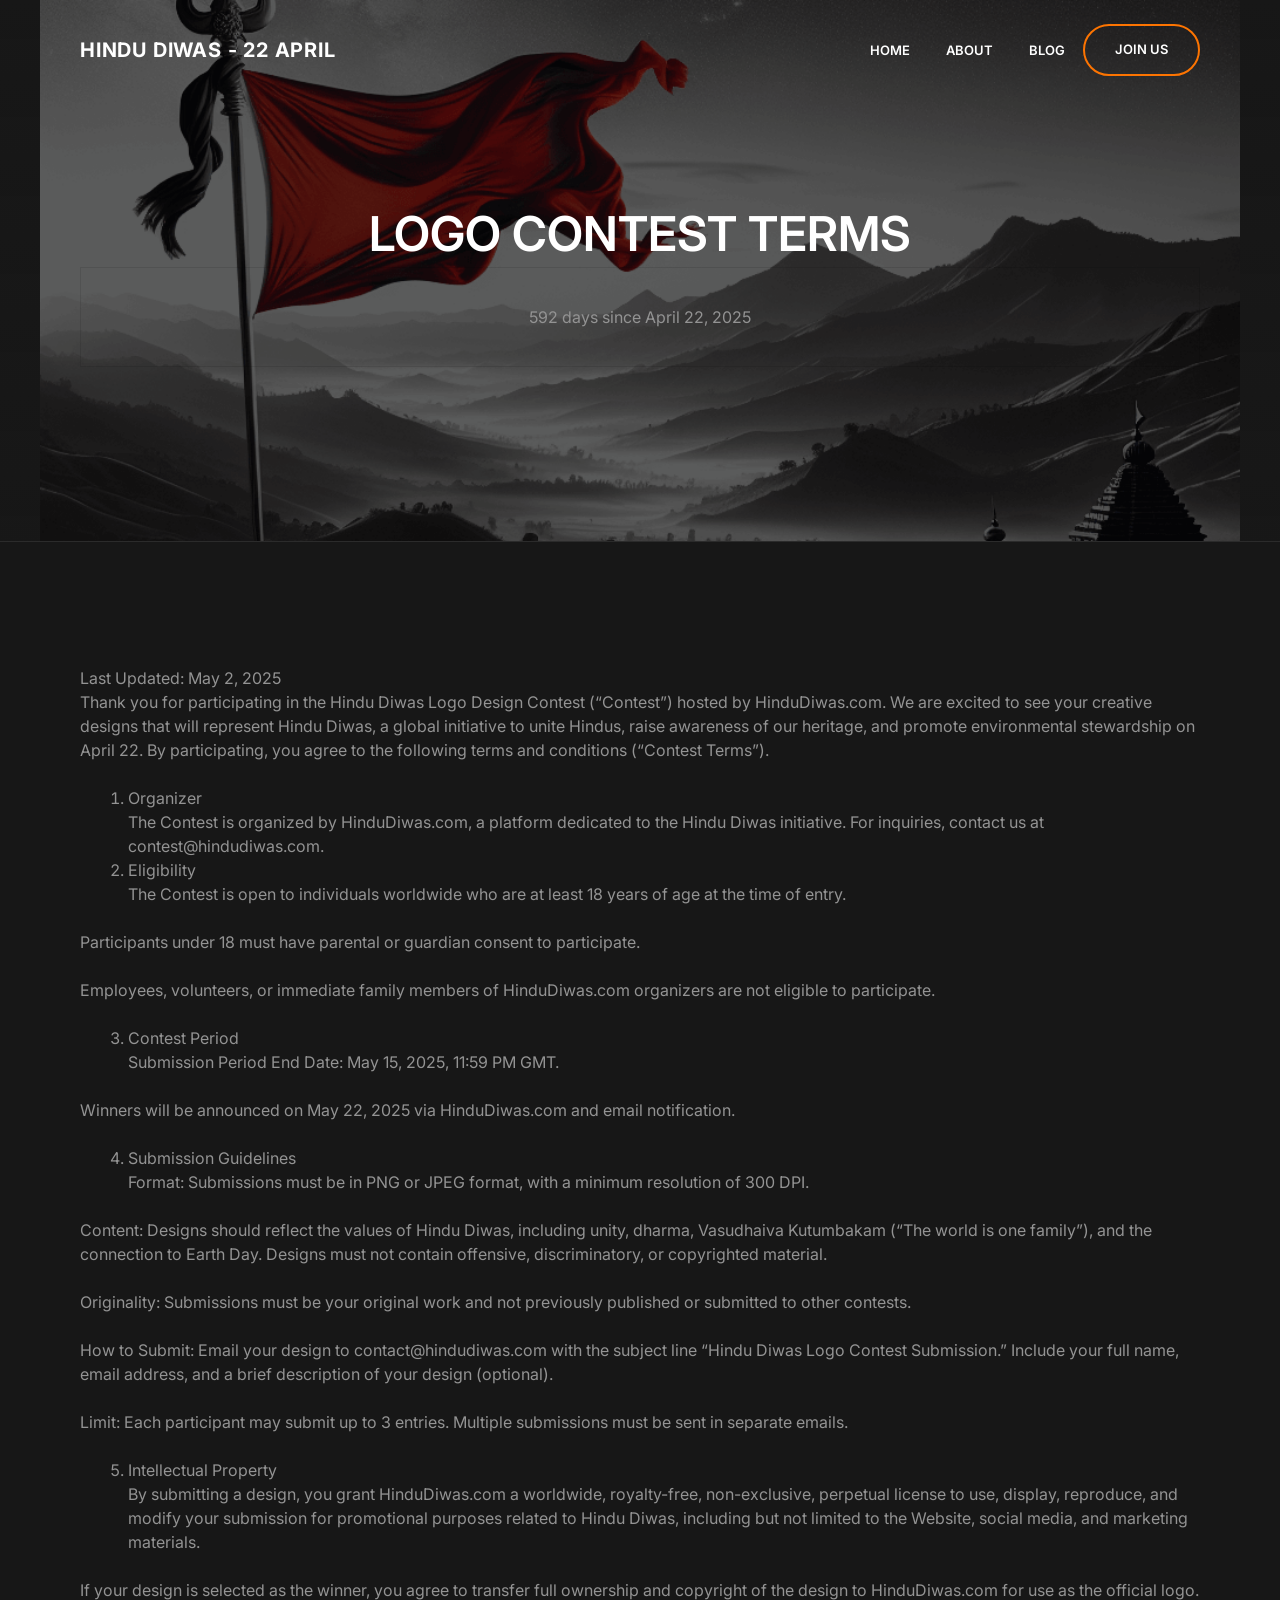
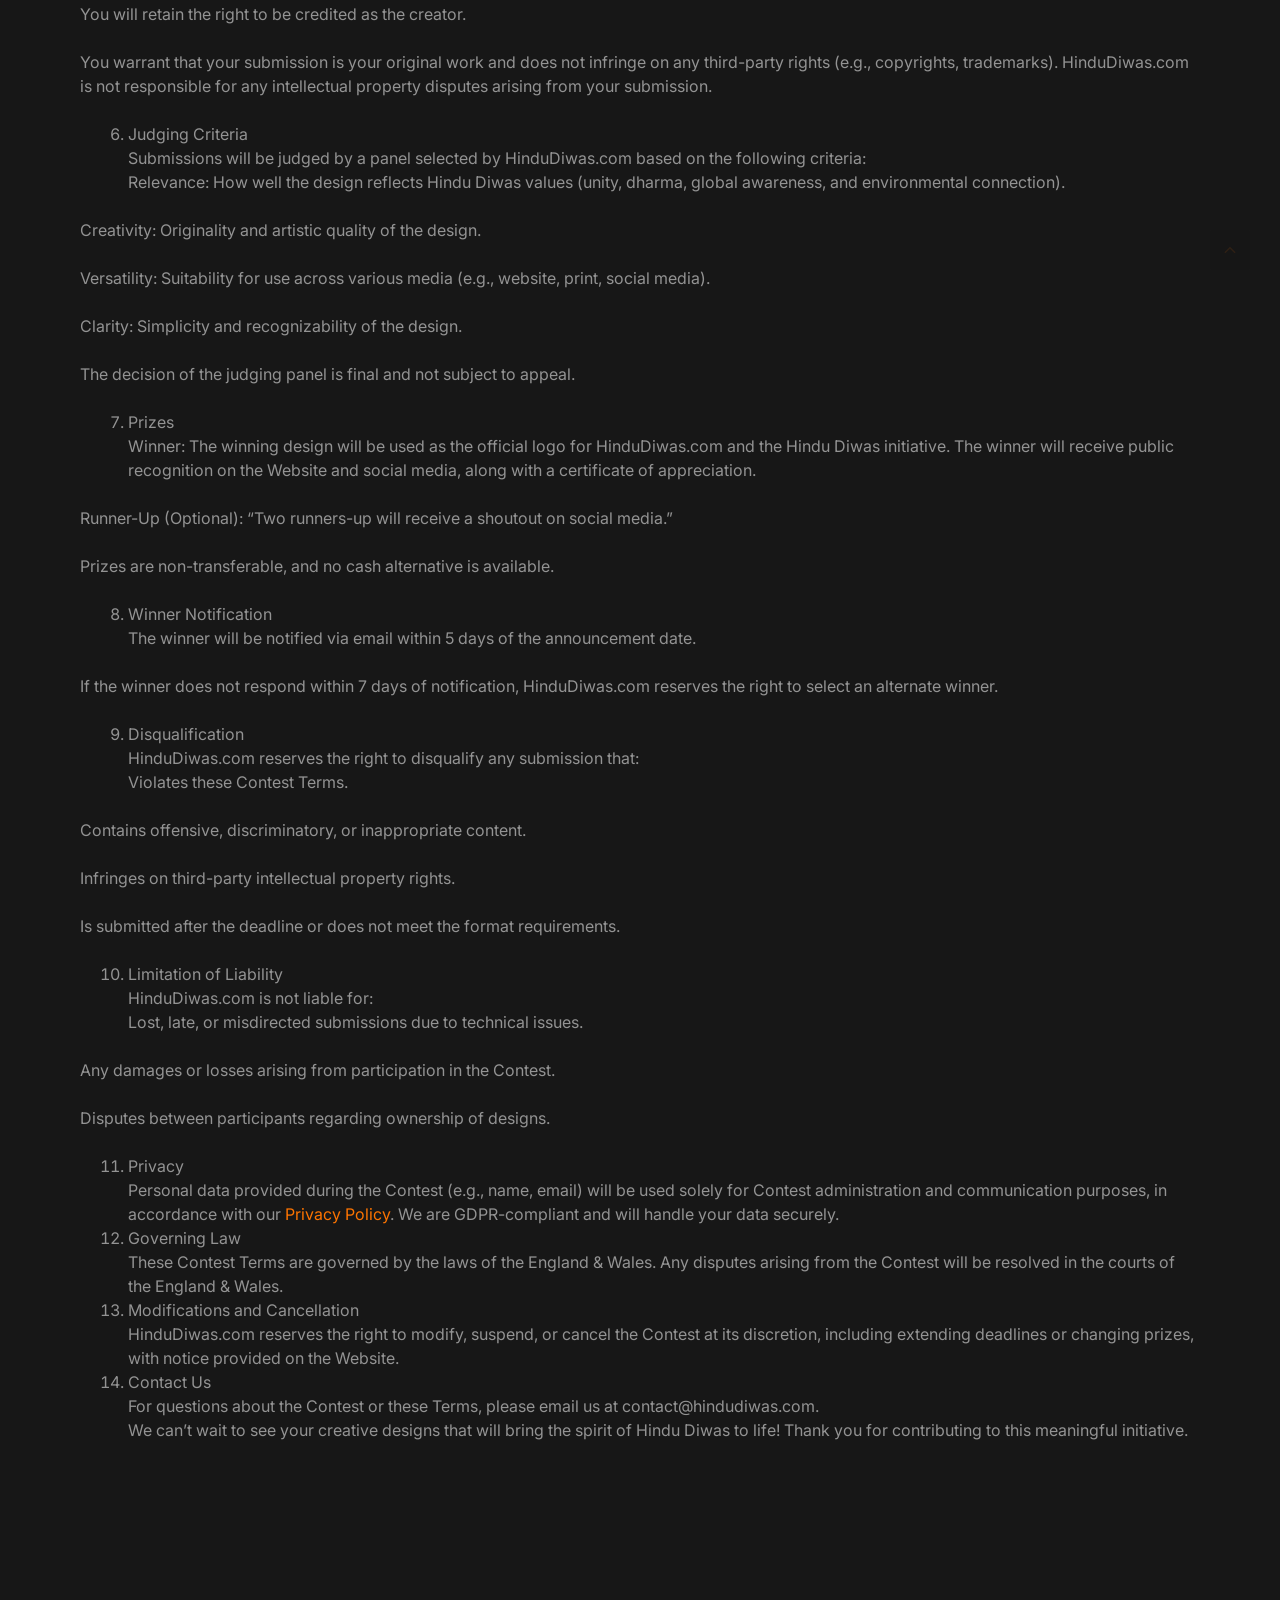
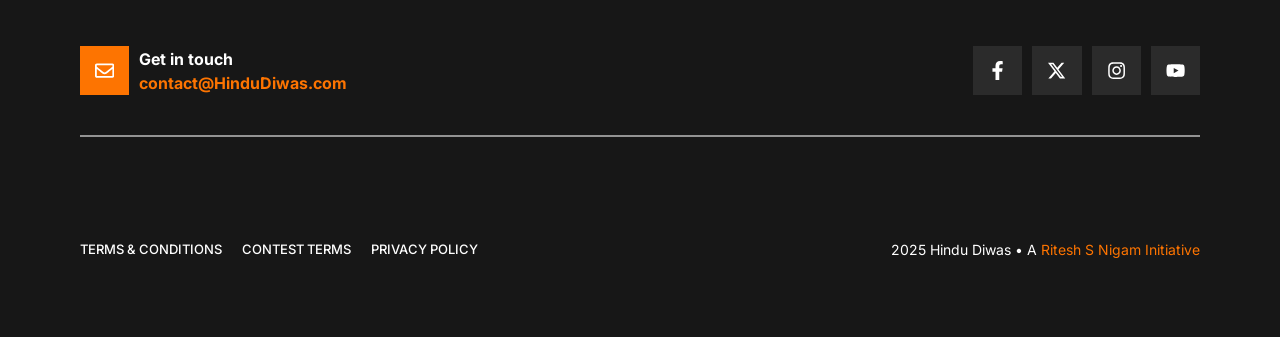
<file: logo-contest-terms/index.html>
<!DOCTYPE html>
<html lang="en-US">
<head>
	<meta charset="UTF-8">
	<title>Logo Contest Terms &#x2d; Hindu Diwas &#8211; 22 April</title>
	<style>img:is([sizes="auto" i], [sizes^="auto," i]) { contain-intrinsic-size: 3000px 1500px }</style>
	<meta name="viewport" content="width=device-width, initial-scale=1">
<!-- The SEO Framework by Sybre Waaijer -->
<meta name="robots" content="max-snippet:-1,max-image-preview:large,max-video-preview:-1">
<link rel="canonical" href="/logo-contest-terms/">
<meta name="description" content="Last Updated: May 2, 2025 Thank you for participating in the Hindu Diwas Logo Design Contest (&ldquo;Contest&rdquo;) hosted by HinduDiwas.com. We are excited to see your&#8230;">
<meta property="og:type" content="website">
<meta property="og:locale" content="en_US">
<meta property="og:site_name" content="Hindu Diwas &#8211; 22 April">
<meta property="og:title" content="Logo Contest Terms">
<meta property="og:description" content="Last Updated: May 2, 2025 Thank you for participating in the Hindu Diwas Logo Design Contest (&ldquo;Contest&rdquo;) hosted by HinduDiwas.com. We are excited to see your creative designs that will represent Hindu&#8230;">
<meta property="og:url" content="/logo-contest-terms/">
<meta property="og:image" content="/wp-content/uploads/2025/04/22.png">
<meta property="og:image:width" content="500">
<meta property="og:image:height" content="500">
<meta name="twitter:card" content="summary_large_image">
<meta name="twitter:title" content="Logo Contest Terms">
<meta name="twitter:description" content="Last Updated: May 2, 2025 Thank you for participating in the Hindu Diwas Logo Design Contest (&ldquo;Contest&rdquo;) hosted by HinduDiwas.com. We are excited to see your creative designs that will represent Hindu&#8230;">
<meta name="twitter:image" content="/wp-content/uploads/2025/04/22.png">
<script type="application/ld+json">{"@context":"https://schema.org","@graph":[{"@type":"WebSite","@id":"/#/schema/WebSite","url":"/","name":"Hindu Diwas – 22 April","inLanguage":"en-US","potentialAction":{"@type":"SearchAction","target":{"@type":"EntryPoint","urlTemplate":"/search/{search_term_string}/"},"query-input":"required name=search_term_string"},"publisher":{"@type":"Organization","@id":"/#/schema/Organization","name":"Hindu Diwas – 22 April","url":"/","logo":{"@type":"ImageObject","url":"/wp-content/uploads/2025/04/cropped-22.png","contentUrl":"/wp-content/uploads/2025/04/cropped-22.png","width":512,"height":512,"contentSize":"29607"}}},{"@type":"WebPage","@id":"/logo-contest-terms/","url":"/logo-contest-terms/","name":"Logo Contest Terms - Hindu Diwas – 22 April","description":"Last Updated: May 2, 2025 Thank you for participating in the Hindu Diwas Logo Design Contest (“Contest”) hosted by HinduDiwas.com. We are excited to see your…","inLanguage":"en-US","isPartOf":{"@id":"/#/schema/WebSite"},"breadcrumb":{"@type":"BreadcrumbList","@id":"/#/schema/BreadcrumbList","itemListElement":[{"@type":"ListItem","position":1,"item":"/","name":"Hindu Diwas – 22 April"},{"@type":"ListItem","position":2,"name":"Logo Contest Terms"}]},"potentialAction":{"@type":"ReadAction","target":"/logo-contest-terms/"}}]}</script>
<!-- / The SEO Framework by Sybre Waaijer | 20.93ms meta | 8.39ms boot -->

<link href="https://fonts.gstatic.com/" crossorigin rel="preconnect">
<link href="https://fonts.googleapis.com/" crossorigin rel="preconnect">
<link rel="alternate" type="application/rss+xml" title="Hindu Diwas - 22 April &raquo; Feed" href="/feed/">
<link rel="alternate" type="application/rss+xml" title="Hindu Diwas - 22 April &raquo; Comments Feed" href="/comments/feed/">
<script>
window._wpemojiSettings = {"baseUrl":"https:\/\/s.w.org\/images\/core\/emoji\/15.1.0\/72x72\/","ext":".png","svgUrl":"https:\/\/s.w.org\/images\/core\/emoji\/15.1.0\/svg\/","svgExt":".svg","source":{"concatemoji":"\/wp-includes\/js\/wp-emoji-release.min.js?ver=6.8.1"}};
/*! This file is auto-generated */
!function(i,n){var o,s,e;function c(e){try{var t={supportTests:e,timestamp:(new Date).valueOf()};sessionStorage.setItem(o,JSON.stringify(t))}catch(e){}}function p(e,t,n){e.clearRect(0,0,e.canvas.width,e.canvas.height),e.fillText(t,0,0);var t=new Uint32Array(e.getImageData(0,0,e.canvas.width,e.canvas.height).data),r=(e.clearRect(0,0,e.canvas.width,e.canvas.height),e.fillText(n,0,0),new Uint32Array(e.getImageData(0,0,e.canvas.width,e.canvas.height).data));return t.every(function(e,t){return e===r[t]})}function u(e,t,n){switch(t){case"flag":return n(e,"🏳️‍⚧️","🏳️​⚧️")?!1:!n(e,"🇺🇳","🇺​🇳")&&!n(e,"🏴󠁧󠁢󠁥󠁮󠁧󠁿","🏴​󠁧​󠁢​󠁥​󠁮​󠁧​󠁿");case"emoji":return!n(e,"🐦‍🔥","🐦​🔥")}return!1}function f(e,t,n){var r="undefined"!=typeof WorkerGlobalScope&&self instanceof WorkerGlobalScope?new OffscreenCanvas(300,150):i.createElement("canvas"),a=r.getContext("2d",{willReadFrequently:!0}),o=(a.textBaseline="top",a.font="600 32px Arial",{});return e.forEach(function(e){o[e]=t(a,e,n)}),o}function t(e){var t=i.createElement("script");t.src=e,t.defer=!0,i.head.appendChild(t)}"undefined"!=typeof Promise&&(o="wpEmojiSettingsSupports",s=["flag","emoji"],n.supports={everything:!0,everythingExceptFlag:!0},e=new Promise(function(e){i.addEventListener("DOMContentLoaded",e,{once:!0})}),new Promise(function(t){var n=function(){try{var e=JSON.parse(sessionStorage.getItem(o));if("object"==typeof e&&"number"==typeof e.timestamp&&(new Date).valueOf()<e.timestamp+604800&&"object"==typeof e.supportTests)return e.supportTests}catch(e){}return null}();if(!n){if("undefined"!=typeof Worker&&"undefined"!=typeof OffscreenCanvas&&"undefined"!=typeof URL&&URL.createObjectURL&&"undefined"!=typeof Blob)try{var e="postMessage("+f.toString()+"("+[JSON.stringify(s),u.toString(),p.toString()].join(",")+"));",r=new Blob([e],{type:"text/javascript"}),a=new Worker(URL.createObjectURL(r),{name:"wpTestEmojiSupports"});return void(a.onmessage=function(e){c(n=e.data),a.terminate(),t(n)})}catch(e){}c(n=f(s,u,p))}t(n)}).then(function(e){for(var t in e)n.supports[t]=e[t],n.supports.everything=n.supports.everything&&n.supports[t],"flag"!==t&&(n.supports.everythingExceptFlag=n.supports.everythingExceptFlag&&n.supports[t]);n.supports.everythingExceptFlag=n.supports.everythingExceptFlag&&!n.supports.flag,n.DOMReady=!1,n.readyCallback=function(){n.DOMReady=!0}}).then(function(){return e}).then(function(){var e;n.supports.everything||(n.readyCallback(),(e=n.source||{}).concatemoji?t(e.concatemoji):e.wpemoji&&e.twemoji&&(t(e.twemoji),t(e.wpemoji)))}))}((window,document),window._wpemojiSettings);
</script>
<style id="wp-emoji-styles-inline-css">img.wp-smiley, img.emoji {
		display: inline !important;
		border: none !important;
		box-shadow: none !important;
		height: 1em !important;
		width: 1em !important;
		margin: 0 0.07em !important;
		vertical-align: -0.1em !important;
		background: none !important;
		padding: 0 !important;
	}</style>
<link rel="stylesheet" id="wp-block-library-css" href="/wp-includes/css/dist/block-library/style.min.css?ver=6.8.1" media="all">
<style id="classic-theme-styles-inline-css">/*! This file is auto-generated */
.wp-block-button__link{color:#fff;background-color:#32373c;border-radius:9999px;box-shadow:none;text-decoration:none;padding:calc(.667em + 2px) calc(1.333em + 2px);font-size:1.125em}.wp-block-file__button{background:#32373c;color:#fff;text-decoration:none}</style>
<style id="global-styles-inline-css">:root{--wp--preset--aspect-ratio--square: 1;--wp--preset--aspect-ratio--4-3: 4/3;--wp--preset--aspect-ratio--3-4: 3/4;--wp--preset--aspect-ratio--3-2: 3/2;--wp--preset--aspect-ratio--2-3: 2/3;--wp--preset--aspect-ratio--16-9: 16/9;--wp--preset--aspect-ratio--9-16: 9/16;--wp--preset--color--black: #000000;--wp--preset--color--cyan-bluish-gray: #abb8c3;--wp--preset--color--white: #ffffff;--wp--preset--color--pale-pink: #f78da7;--wp--preset--color--vivid-red: #cf2e2e;--wp--preset--color--luminous-vivid-orange: #ff6900;--wp--preset--color--luminous-vivid-amber: #fcb900;--wp--preset--color--light-green-cyan: #7bdcb5;--wp--preset--color--vivid-green-cyan: #00d084;--wp--preset--color--pale-cyan-blue: #8ed1fc;--wp--preset--color--vivid-cyan-blue: #0693e3;--wp--preset--color--vivid-purple: #9b51e0;--wp--preset--color--contrast: var(--contrast);--wp--preset--color--contrast-2: var(--contrast-2);--wp--preset--color--contrast-3: var(--contrast-3);--wp--preset--color--contrast-4: var(--contrast-4);--wp--preset--color--base: var(--base);--wp--preset--color--base-2: var(--base-2);--wp--preset--color--accent: var(--accent);--wp--preset--gradient--vivid-cyan-blue-to-vivid-purple: linear-gradient(135deg,rgba(6,147,227,1) 0%,rgb(155,81,224) 100%);--wp--preset--gradient--light-green-cyan-to-vivid-green-cyan: linear-gradient(135deg,rgb(122,220,180) 0%,rgb(0,208,130) 100%);--wp--preset--gradient--luminous-vivid-amber-to-luminous-vivid-orange: linear-gradient(135deg,rgba(252,185,0,1) 0%,rgba(255,105,0,1) 100%);--wp--preset--gradient--luminous-vivid-orange-to-vivid-red: linear-gradient(135deg,rgba(255,105,0,1) 0%,rgb(207,46,46) 100%);--wp--preset--gradient--very-light-gray-to-cyan-bluish-gray: linear-gradient(135deg,rgb(238,238,238) 0%,rgb(169,184,195) 100%);--wp--preset--gradient--cool-to-warm-spectrum: linear-gradient(135deg,rgb(74,234,220) 0%,rgb(151,120,209) 20%,rgb(207,42,186) 40%,rgb(238,44,130) 60%,rgb(251,105,98) 80%,rgb(254,248,76) 100%);--wp--preset--gradient--blush-light-purple: linear-gradient(135deg,rgb(255,206,236) 0%,rgb(152,150,240) 100%);--wp--preset--gradient--blush-bordeaux: linear-gradient(135deg,rgb(254,205,165) 0%,rgb(254,45,45) 50%,rgb(107,0,62) 100%);--wp--preset--gradient--luminous-dusk: linear-gradient(135deg,rgb(255,203,112) 0%,rgb(199,81,192) 50%,rgb(65,88,208) 100%);--wp--preset--gradient--pale-ocean: linear-gradient(135deg,rgb(255,245,203) 0%,rgb(182,227,212) 50%,rgb(51,167,181) 100%);--wp--preset--gradient--electric-grass: linear-gradient(135deg,rgb(202,248,128) 0%,rgb(113,206,126) 100%);--wp--preset--gradient--midnight: linear-gradient(135deg,rgb(2,3,129) 0%,rgb(40,116,252) 100%);--wp--preset--font-size--small: 13px;--wp--preset--font-size--medium: 20px;--wp--preset--font-size--large: 36px;--wp--preset--font-size--x-large: 42px;--wp--preset--spacing--20: 0.44rem;--wp--preset--spacing--30: 0.67rem;--wp--preset--spacing--40: 1rem;--wp--preset--spacing--50: 1.5rem;--wp--preset--spacing--60: 2.25rem;--wp--preset--spacing--70: 3.38rem;--wp--preset--spacing--80: 5.06rem;--wp--preset--shadow--natural: 6px 6px 9px rgba(0, 0, 0, 0.2);--wp--preset--shadow--deep: 12px 12px 50px rgba(0, 0, 0, 0.4);--wp--preset--shadow--sharp: 6px 6px 0px rgba(0, 0, 0, 0.2);--wp--preset--shadow--outlined: 6px 6px 0px -3px rgba(255, 255, 255, 1), 6px 6px rgba(0, 0, 0, 1);--wp--preset--shadow--crisp: 6px 6px 0px rgba(0, 0, 0, 1);}:where(.is-layout-flex){gap: 0.5em;}:where(.is-layout-grid){gap: 0.5em;}body .is-layout-flex{display: flex;}.is-layout-flex{flex-wrap: wrap;align-items: center;}.is-layout-flex > :is(*, div){margin: 0;}body .is-layout-grid{display: grid;}.is-layout-grid > :is(*, div){margin: 0;}:where(.wp-block-columns.is-layout-flex){gap: 2em;}:where(.wp-block-columns.is-layout-grid){gap: 2em;}:where(.wp-block-post-template.is-layout-flex){gap: 1.25em;}:where(.wp-block-post-template.is-layout-grid){gap: 1.25em;}.has-black-color{color: var(--wp--preset--color--black) !important;}.has-cyan-bluish-gray-color{color: var(--wp--preset--color--cyan-bluish-gray) !important;}.has-white-color{color: var(--wp--preset--color--white) !important;}.has-pale-pink-color{color: var(--wp--preset--color--pale-pink) !important;}.has-vivid-red-color{color: var(--wp--preset--color--vivid-red) !important;}.has-luminous-vivid-orange-color{color: var(--wp--preset--color--luminous-vivid-orange) !important;}.has-luminous-vivid-amber-color{color: var(--wp--preset--color--luminous-vivid-amber) !important;}.has-light-green-cyan-color{color: var(--wp--preset--color--light-green-cyan) !important;}.has-vivid-green-cyan-color{color: var(--wp--preset--color--vivid-green-cyan) !important;}.has-pale-cyan-blue-color{color: var(--wp--preset--color--pale-cyan-blue) !important;}.has-vivid-cyan-blue-color{color: var(--wp--preset--color--vivid-cyan-blue) !important;}.has-vivid-purple-color{color: var(--wp--preset--color--vivid-purple) !important;}.has-black-background-color{background-color: var(--wp--preset--color--black) !important;}.has-cyan-bluish-gray-background-color{background-color: var(--wp--preset--color--cyan-bluish-gray) !important;}.has-white-background-color{background-color: var(--wp--preset--color--white) !important;}.has-pale-pink-background-color{background-color: var(--wp--preset--color--pale-pink) !important;}.has-vivid-red-background-color{background-color: var(--wp--preset--color--vivid-red) !important;}.has-luminous-vivid-orange-background-color{background-color: var(--wp--preset--color--luminous-vivid-orange) !important;}.has-luminous-vivid-amber-background-color{background-color: var(--wp--preset--color--luminous-vivid-amber) !important;}.has-light-green-cyan-background-color{background-color: var(--wp--preset--color--light-green-cyan) !important;}.has-vivid-green-cyan-background-color{background-color: var(--wp--preset--color--vivid-green-cyan) !important;}.has-pale-cyan-blue-background-color{background-color: var(--wp--preset--color--pale-cyan-blue) !important;}.has-vivid-cyan-blue-background-color{background-color: var(--wp--preset--color--vivid-cyan-blue) !important;}.has-vivid-purple-background-color{background-color: var(--wp--preset--color--vivid-purple) !important;}.has-black-border-color{border-color: var(--wp--preset--color--black) !important;}.has-cyan-bluish-gray-border-color{border-color: var(--wp--preset--color--cyan-bluish-gray) !important;}.has-white-border-color{border-color: var(--wp--preset--color--white) !important;}.has-pale-pink-border-color{border-color: var(--wp--preset--color--pale-pink) !important;}.has-vivid-red-border-color{border-color: var(--wp--preset--color--vivid-red) !important;}.has-luminous-vivid-orange-border-color{border-color: var(--wp--preset--color--luminous-vivid-orange) !important;}.has-luminous-vivid-amber-border-color{border-color: var(--wp--preset--color--luminous-vivid-amber) !important;}.has-light-green-cyan-border-color{border-color: var(--wp--preset--color--light-green-cyan) !important;}.has-vivid-green-cyan-border-color{border-color: var(--wp--preset--color--vivid-green-cyan) !important;}.has-pale-cyan-blue-border-color{border-color: var(--wp--preset--color--pale-cyan-blue) !important;}.has-vivid-cyan-blue-border-color{border-color: var(--wp--preset--color--vivid-cyan-blue) !important;}.has-vivid-purple-border-color{border-color: var(--wp--preset--color--vivid-purple) !important;}.has-vivid-cyan-blue-to-vivid-purple-gradient-background{background: var(--wp--preset--gradient--vivid-cyan-blue-to-vivid-purple) !important;}.has-light-green-cyan-to-vivid-green-cyan-gradient-background{background: var(--wp--preset--gradient--light-green-cyan-to-vivid-green-cyan) !important;}.has-luminous-vivid-amber-to-luminous-vivid-orange-gradient-background{background: var(--wp--preset--gradient--luminous-vivid-amber-to-luminous-vivid-orange) !important;}.has-luminous-vivid-orange-to-vivid-red-gradient-background{background: var(--wp--preset--gradient--luminous-vivid-orange-to-vivid-red) !important;}.has-very-light-gray-to-cyan-bluish-gray-gradient-background{background: var(--wp--preset--gradient--very-light-gray-to-cyan-bluish-gray) !important;}.has-cool-to-warm-spectrum-gradient-background{background: var(--wp--preset--gradient--cool-to-warm-spectrum) !important;}.has-blush-light-purple-gradient-background{background: var(--wp--preset--gradient--blush-light-purple) !important;}.has-blush-bordeaux-gradient-background{background: var(--wp--preset--gradient--blush-bordeaux) !important;}.has-luminous-dusk-gradient-background{background: var(--wp--preset--gradient--luminous-dusk) !important;}.has-pale-ocean-gradient-background{background: var(--wp--preset--gradient--pale-ocean) !important;}.has-electric-grass-gradient-background{background: var(--wp--preset--gradient--electric-grass) !important;}.has-midnight-gradient-background{background: var(--wp--preset--gradient--midnight) !important;}.has-small-font-size{font-size: var(--wp--preset--font-size--small) !important;}.has-medium-font-size{font-size: var(--wp--preset--font-size--medium) !important;}.has-large-font-size{font-size: var(--wp--preset--font-size--large) !important;}.has-x-large-font-size{font-size: var(--wp--preset--font-size--x-large) !important;}
:where(.wp-block-post-template.is-layout-flex){gap: 1.25em;}:where(.wp-block-post-template.is-layout-grid){gap: 1.25em;}
:where(.wp-block-columns.is-layout-flex){gap: 2em;}:where(.wp-block-columns.is-layout-grid){gap: 2em;}
:root :where(.wp-block-pullquote){font-size: 1.5em;line-height: 1.6;}</style>
<link rel="stylesheet" id="rt-fontawsome-css" href="/wp-content/plugins/the-post-grid/assets/vendor/font-awesome/css/font-awesome.min.css?ver=7.7.19" media="all">
<link rel="stylesheet" id="rt-tpg-shortcode-css" href="/wp-content/plugins/the-post-grid/assets/css/tpg-shortcode.min.css?ver=7.7.19" media="all">
<link rel="stylesheet" id="generate-style-css" href="/wp-content/themes/generatepress/assets/css/main.min.css?ver=3.5.1" media="all">
<style id="generate-style-inline-css">body{background-color:var(--contrast);color:var(--contrast-4);}a{color:var(--accent);}a:hover, a:focus, a:active{color:var(--base-2);}.wp-block-group__inner-container{max-width:1200px;margin-left:auto;margin-right:auto;}.generate-back-to-top{font-size:20px;border-radius:3px;position:fixed;bottom:30px;right:30px;line-height:40px;width:40px;text-align:center;z-index:10;transition:opacity 300ms ease-in-out;opacity:0.1;transform:translateY(1000px);}.generate-back-to-top__show{opacity:1;transform:translateY(0);}:root{--contrast:#171717;--contrast-2:#2b2b2b;--contrast-3:#616161;--contrast-4:#939393;--base:#d1d1d1;--base-2:#ffffff;--accent:#fd7401;}:root .has-contrast-color{color:var(--contrast);}:root .has-contrast-background-color{background-color:var(--contrast);}:root .has-contrast-2-color{color:var(--contrast-2);}:root .has-contrast-2-background-color{background-color:var(--contrast-2);}:root .has-contrast-3-color{color:var(--contrast-3);}:root .has-contrast-3-background-color{background-color:var(--contrast-3);}:root .has-contrast-4-color{color:var(--contrast-4);}:root .has-contrast-4-background-color{background-color:var(--contrast-4);}:root .has-base-color{color:var(--base);}:root .has-base-background-color{background-color:var(--base);}:root .has-base-2-color{color:var(--base-2);}:root .has-base-2-background-color{background-color:var(--base-2);}:root .has-accent-color{color:var(--accent);}:root .has-accent-background-color{background-color:var(--accent);}h1{font-family:inherit;font-weight:600;font-size:48px;line-height:1.4em;}@media (max-width: 1024px){h1{font-size:42px;}}@media (max-width:768px){h1{font-size:40px;}}h2{font-family:inherit;font-weight:600;font-size:40px;}@media (max-width:768px){h2{font-size:34px;}}h3{font-family:inherit;font-weight:600;font-size:33px;line-height:1.3em;}@media (max-width:768px){h3{font-size:30px;}}h4{font-family:inherit;font-weight:600;font-size:22px;}@media (max-width:768px){h4{font-size:20px;}}h5{font-family:inherit;font-weight:500;font-size:18px;}@media (max-width:768px){h5{font-size:17px;}}h6{font-family:inherit;font-weight:600;font-size:14px;margin-bottom:15px;}body, button, input, select, textarea{font-family:Inter, sans-serif;font-size:16px;}.main-navigation a, .main-navigation .menu-toggle, .main-navigation .menu-bar-items{font-weight:600;text-transform:uppercase;font-size:13px;}.main-title{font-family:inherit;text-transform:uppercase;font-size:20px;letter-spacing:0.04em;}button:not(.menu-toggle),html input[type="button"],input[type="reset"],input[type="submit"],.button,.wp-block-button .wp-block-button__link{font-family:inherit;font-weight:500;}.top-bar{background-color:#636363;color:#ffffff;}.top-bar a{color:#ffffff;}.top-bar a:hover{color:#303030;}.site-header{background-color:var(--contrast);}.main-title a,.main-title a:hover{color:var(--base-2);}.site-description{color:var(--base-2);}.main-navigation .main-nav ul li a, .main-navigation .menu-toggle, .main-navigation .menu-bar-items{color:var(--base-2);}.main-navigation .main-nav ul li:not([class*="current-menu-"]):hover > a, .main-navigation .main-nav ul li:not([class*="current-menu-"]):focus > a, .main-navigation .main-nav ul li.sfHover:not([class*="current-menu-"]) > a, .main-navigation .menu-bar-item:hover > a, .main-navigation .menu-bar-item.sfHover > a{color:var(--base);}button.menu-toggle:hover,button.menu-toggle:focus{color:var(--base-2);}.main-navigation .main-nav ul li[class*="current-menu-"] > a{color:var(--accent);}.navigation-search input[type="search"],.navigation-search input[type="search"]:active, .navigation-search input[type="search"]:focus, .main-navigation .main-nav ul li.search-item.active > a, .main-navigation .menu-bar-items .search-item.active > a{color:var(--base);}.separate-containers .inside-article, .separate-containers .comments-area, .separate-containers .page-header, .one-container .container, .separate-containers .paging-navigation, .inside-page-header{color:var(--contrast-4);background-color:var(--contrast);}.entry-title a{color:var(--contrast-4);}.entry-title a:hover{color:var(--base);}.entry-meta{color:var(--base);}h1{color:var(--base-2);}h2{color:var(--base-2);}h3{color:var(--base-2);}h4{color:var(--base-2);}h5{color:var(--base-2);}h6{color:var(--base-2);}.sidebar .widget{color:var(--base);background-color:var(--contrast-2);}.sidebar .widget a{color:var(--accent);}.sidebar .widget a:hover{color:var(--base-2);}.sidebar .widget .widget-title{color:var(--base-2);}input[type="text"],input[type="email"],input[type="url"],input[type="password"],input[type="search"],input[type="tel"],input[type="number"],textarea,select{color:var(--contrast-4);background-color:var(--contrast-2);border-color:var(--accent);}input[type="text"]:focus,input[type="email"]:focus,input[type="url"]:focus,input[type="password"]:focus,input[type="search"]:focus,input[type="tel"]:focus,input[type="number"]:focus,textarea:focus,select:focus{color:var(--contrast-4);background-color:var(--contrast-2);border-color:var(--base);}button,html input[type="button"],input[type="reset"],input[type="submit"],a.button,a.wp-block-button__link:not(.has-background){color:var(--base-2);background-color:var(--accent);}button:hover,html input[type="button"]:hover,input[type="reset"]:hover,input[type="submit"]:hover,a.button:hover,button:focus,html input[type="button"]:focus,input[type="reset"]:focus,input[type="submit"]:focus,a.button:focus,a.wp-block-button__link:not(.has-background):active,a.wp-block-button__link:not(.has-background):focus,a.wp-block-button__link:not(.has-background):hover{color:var(--accent);background-color:var(--base-2);}a.generate-back-to-top{background-color:rgba( 0,0,0,0.4 );color:var(--accent);}a.generate-back-to-top:hover,a.generate-back-to-top:focus{background-color:var(--accent);color:var(--base-2);}:root{--gp-search-modal-bg-color:var(--base-3);--gp-search-modal-text-color:var(--contrast);--gp-search-modal-overlay-bg-color:rgba(0,0,0,0.2);}@media (max-width: 860px){.main-navigation .menu-bar-item:hover > a, .main-navigation .menu-bar-item.sfHover > a{background:none;color:var(--base-2);}}.nav-below-header .main-navigation .inside-navigation.grid-container, .nav-above-header .main-navigation .inside-navigation.grid-container{padding:0px 22px 0px 22px;}.separate-containers .inside-article, .separate-containers .comments-area, .separate-containers .page-header, .separate-containers .paging-navigation, .one-container .site-content, .inside-page-header{padding:100px 40px 100px 40px;}.site-main .wp-block-group__inner-container{padding:100px 40px 100px 40px;}.separate-containers .paging-navigation{padding-top:20px;padding-bottom:20px;}.entry-content .alignwide, body:not(.no-sidebar) .entry-content .alignfull{margin-left:-40px;width:calc(100% + 80px);max-width:calc(100% + 80px);}.sidebar .widget, .page-header, .widget-area .main-navigation, .site-main > *{margin-bottom:40px;}.separate-containers .site-main{margin:40px;}.both-right .inside-left-sidebar,.both-left .inside-left-sidebar{margin-right:20px;}.both-right .inside-right-sidebar,.both-left .inside-right-sidebar{margin-left:20px;}.one-container.archive .post:not(:last-child):not(.is-loop-template-item), .one-container.blog .post:not(:last-child):not(.is-loop-template-item){padding-bottom:100px;}.separate-containers .featured-image{margin-top:40px;}.separate-containers .inside-right-sidebar, .separate-containers .inside-left-sidebar{margin-top:40px;margin-bottom:40px;}.main-navigation .main-nav ul li a,.menu-toggle,.main-navigation .menu-bar-item > a{padding-left:18px;padding-right:18px;}.main-navigation .main-nav ul ul li a{padding:10px 18px 10px 18px;}.rtl .menu-item-has-children .dropdown-menu-toggle{padding-left:18px;}.menu-item-has-children .dropdown-menu-toggle{padding-right:18px;}.rtl .main-navigation .main-nav ul li.menu-item-has-children > a{padding-right:18px;}@media (max-width:768px){.separate-containers .inside-article, .separate-containers .comments-area, .separate-containers .page-header, .separate-containers .paging-navigation, .one-container .site-content, .inside-page-header{padding:60px 30px 60px 30px;}.site-main .wp-block-group__inner-container{padding:60px 30px 60px 30px;}.inside-top-bar{padding-right:30px;padding-left:30px;}.inside-header{padding-right:30px;padding-left:30px;}.widget-area .widget{padding-top:30px;padding-right:30px;padding-bottom:30px;padding-left:30px;}.footer-widgets-container{padding-top:30px;padding-right:30px;padding-bottom:30px;padding-left:30px;}.inside-site-info{padding-right:30px;padding-left:30px;}.entry-content .alignwide, body:not(.no-sidebar) .entry-content .alignfull{margin-left:-30px;width:calc(100% + 60px);max-width:calc(100% + 60px);}.one-container .site-main .paging-navigation{margin-bottom:40px;}}/* End cached CSS */.is-right-sidebar{width:30%;}.is-left-sidebar{width:30%;}.site-content .content-area{width:100%;}@media (max-width: 860px){.main-navigation .menu-toggle,.sidebar-nav-mobile:not(#sticky-placeholder){display:block;}.main-navigation ul,.gen-sidebar-nav,.main-navigation:not(.slideout-navigation):not(.toggled) .main-nav > ul,.has-inline-mobile-toggle #site-navigation .inside-navigation > *:not(.navigation-search):not(.main-nav){display:none;}.nav-align-right .inside-navigation,.nav-align-center .inside-navigation{justify-content:space-between;}.has-inline-mobile-toggle .mobile-menu-control-wrapper{display:flex;flex-wrap:wrap;}.has-inline-mobile-toggle .inside-header{flex-direction:row;text-align:left;flex-wrap:wrap;}.has-inline-mobile-toggle .header-widget,.has-inline-mobile-toggle #site-navigation{flex-basis:100%;}.nav-float-left .has-inline-mobile-toggle #site-navigation{order:10;}}
.dynamic-author-image-rounded{border-radius:100%;}.dynamic-featured-image, .dynamic-author-image{vertical-align:middle;}.one-container.blog .dynamic-content-template:not(:last-child), .one-container.archive .dynamic-content-template:not(:last-child){padding-bottom:0px;}.dynamic-entry-excerpt > p:last-child{margin-bottom:0px;}
.page-hero .inside-page-hero.grid-container{max-width:calc(1200px - 0px - 0px);}.inside-page-hero > *:last-child{margin-bottom:0px;}.page-hero time.updated{display:none;}.header-wrap{position:absolute;left:0px;right:0px;z-index:10;}.header-wrap .site-header{background:transparent;}</style>
<link rel="stylesheet" id="generate-google-fonts-css" href="https://fonts.googleapis.com/css?family=Inter%3A100%2C200%2C300%2Cregular%2C500%2C600%2C700%2C800%2C900&#038;display=auto&#038;ver=3.5.1" media="all">
<style id="generateblocks-inline-css">a.gb-button-5faeb93f{display:inline-flex;align-items:center;justify-content:center;text-align:center;padding:15px;background-color:var(--accent);color:var(--base-2);text-decoration:none;}a.gb-button-5faeb93f:hover, a.gb-button-5faeb93f:active, a.gb-button-5faeb93f:focus{background-color:var(--contrast-2);color:var(--base-2);}a.gb-button-5faeb93f .gb-icon{line-height:0;}a.gb-button-5faeb93f .gb-icon svg{width:1.2em;height:1.2em;fill:currentColor;}p.gb-headline-b262b099{font-weight:700;margin-bottom:0px;color:var(--base-2);}p.gb-headline-b262b099 a{color:var(--accent);}p.gb-headline-b262b099 a:hover{color:var(--base-2);}@media (max-width: 1024px) {a.gb-button-5faeb93f .gb-icon svg{width:1em;height:1em;}}:root{--gb-container-width:1200px;}.gb-container .wp-block-image img{vertical-align:middle;}.gb-grid-wrapper .wp-block-image{margin-bottom:0;}.gb-highlight{background:none;}.gb-shape{line-height:0;}.gb-text-7b643a38{align-items:center;color:var(--base-2);display:inline-flex;font-weight:700;justify-content:center;text-align:center;text-decoration:none;border:2px solid var(--accent);border-radius:9999px;padding:14px 30px}.gb-text-7b643a38:is(:hover,:focus){background-color:var(--accent);color:var(--base-2)}.gb-text-82ad30ef{align-items:center;background-color:var(--accent);color:var(--base-2);display:inline-flex;font-weight:700;justify-content:center;text-align:center;text-decoration:none;padding:14px 70px 14px 17px}.gb-text-82ad30ef:is(:hover,:focus){background-color:var(--base-2);color:var(--accent)}.gb-text-98004d80{align-items:center;background-color:#2b2b2b;color:#ffffff;display:inline-flex;justify-content:center;text-align:center;text-decoration:none;padding:15px}.gb-text-98004d80:is(:hover,:focus){background-color:#fd7401}.gb-text-98004d80 .gb-shape svg{width:1.2em;height:1.2em;fill:currentColor}.gb-text-72a48bcd{align-items:center;background-color:#2b2b2b;color:#ffffff;display:inline-flex;justify-content:center;text-align:center;text-decoration:none;padding:15px}.gb-text-72a48bcd:is(:hover,:focus){background-color:#fd7401}.gb-text-72a48bcd .gb-shape svg{width:1.2em;height:1.2em;fill:currentColor}.gb-text-6589660c{align-items:center;background-color:#2b2b2b;color:#ffffff;display:inline-flex;justify-content:center;text-align:center;text-decoration:none;padding:15px}.gb-text-6589660c:is(:hover,:focus){background-color:#fd7401}.gb-text-6589660c .gb-shape svg{width:1.2em;height:1.2em;fill:currentColor}.gb-text-1bead7a1{align-items:center;background-color:#2b2b2b;color:#ffffff;display:inline-flex;justify-content:center;text-align:center;text-decoration:none;padding:15px}.gb-text-1bead7a1:is(:hover,:focus){background-color:#fd7401}.gb-text-1bead7a1 .gb-shape svg{width:1.2em;height:1.2em;fill:currentColor}.gb-text-463a7804{color:var(--base-2);font-size:13px;font-weight:500;margin-bottom:0px;text-transform:uppercase}.gb-text-463a7804 a{color:var(--base-2)}.gb-text-463a7804 a:hover{color:var(--accent)}.gb-text-6d637b46{color:var(--base-2);font-size:13px;font-weight:500;margin-bottom:0px;text-transform:uppercase}.gb-text-6d637b46 a{color:var(--base-2)}.gb-text-6d637b46 a:hover{color:var(--accent)}.gb-text-abee2bdc{color:var(--base-2);font-size:13px;font-weight:500;margin-bottom:0px;text-transform:uppercase}.gb-text-abee2bdc a{color:var(--base-2)}.gb-text-abee2bdc a:hover{color:var(--accent)}.gb-text-dc1ddd1e{color:var(--base-2);font-size:14px;line-height:1.8em;margin-bottom:0px}@media (max-width:767px){.gb-text-dc1ddd1e{text-align:center}}.gb-text-92e73a8f{margin-bottom:0px;text-align:center;text-transform:uppercase}.gb-element-8dad9bba{background-blend-mode:normal,normal;overflow-x:hidden;overflow-y:hidden;position:relative;background:linear-gradient(180deg,rgb(23,23,23) 50%,rgba(23,23,23,0.9) 100%),url(https://sites.generatepress.com/workout/wp-content/uploads/sites/118/2022/03/bruno-nascimento-PHIgYUGQPvU-unsplash.jpg) center /cover no-repeat}.gb-element-c4a0cce9{margin-left:auto;margin-right:auto;max-width:var(--gb-container-width);position:relative;z-index:1;padding:80px 40px 50px 40px}@media (max-width:767px){.gb-element-c4a0cce9{padding-left:30px;padding-right:30px}}.gb-element-9f060c52{column-gap:40px;display:flex}@media (max-width:767px){.gb-element-9f060c52{flex-direction:column;row-gap:20px}}.gb-element-01289f71{align-items:center;column-gap:10px;display:flex}@media (max-width:767px){.gb-element-01289f71{width:100%}}.gb-element-95fab478{column-gap:10px;display:flex;flex-grow:1;justify-content:flex-end}@media (max-width:767px){.gb-element-95fab478{justify-content:flex-start}}.gb-element-0289e3c8{column-gap:20px;display:flex;margin-left:auto;margin-right:auto;margin-top:100px;max-width:var(--gb-container-width)}@media (max-width:1024px){.gb-element-0289e3c8{align-items:center}}@media (max-width:767px){.gb-element-0289e3c8{flex-direction:column;row-gap:20px}}.gb-element-7df83d21{align-items:center;column-gap:20px;display:flex}@media (max-width:767px){.gb-element-7df83d21{flex-grow:1;flex-wrap:wrap;justify-content:center;row-gap:6px}}.gb-element-62cdb1a5{flex-grow:1;text-align:right}@media (max-width:767px){.gb-element-62cdb1a5{text-align:center;width:100%}}.gb-element-3c8298ea{background-blend-mode:normal,normal;overflow-x:hidden;overflow-y:hidden;position:relative;background:linear-gradient(180deg,rgb(23,23,23) 0%,rgba(23,23,23,0.7) 100%),url(https://sites.generatepress.com/workout/wp-content/uploads/sites/118/2022/03/sven-mieke-jO6vBWX9h9Y-unsplash.jpg) center /cover no-repeat;border-bottom:1px solid var(--contrast-2)}.gb-element-5f5701ba{background-blend-mode:normal;background-image:url(/wp-content/uploads/2025/04/herosection-banner-1.png);background-position:center;background-repeat:no-repeat;background-size:cover;margin-left:auto;margin-right:auto;max-width:var(--gb-container-width);position:relative;z-index:1;padding:200px 40px 150px 40px}@media (max-width:767px){.gb-element-5f5701ba{padding:120px 30px 50px 30px}}</style>
<link rel="stylesheet" id="generate-offside-css" href="/wp-content/plugins/gp-premium/menu-plus/functions/css/offside.min.css?ver=2.5.2" media="all">
<style id="generate-offside-inline-css">:root{--gp-slideout-width:265px;}.slideout-navigation.main-navigation{background-color:var(--contrast);}.slideout-navigation, .slideout-navigation a{color:var(--base-2);}.slideout-navigation button.slideout-exit{color:var(--base-2);padding-left:18px;padding-right:18px;}.slide-opened nav.toggled .menu-toggle:before{display:none;}@media (max-width: 860px){.menu-bar-item.slideout-toggle{display:none;}}</style>
<script src="/wp-includes/js/jquery/jquery.min.js?ver=3.7.1" id="jquery-core-js"></script>
<script src="/wp-includes/js/jquery/jquery-migrate.min.js?ver=3.4.1" id="jquery-migrate-js"></script>
<link rel="https://api.w.org/" href="/wp-json/">
<link rel="alternate" title="JSON" type="application/json" href="/wp-json/wp/v2/pages/1178">
<link rel="EditURI" type="application/rsd+xml" title="RSD" href="/xmlrpc.php?rsd">
<link rel="alternate" title="oEmbed (JSON)" type="application/json+oembed" href="/wp-json/oembed/1.0/embed?url=%2Flogo-contest-terms%2F">
<link rel="alternate" title="oEmbed (XML)" type="text/xml+oembed" href="/wp-json/oembed/1.0/embed?url=%2Flogo-contest-terms%2F#038;format=xml">
<!-- HFCM by 99 Robots - Snippet # 1:  -->
<script>(function(w, d, t, h, s, n) {
    w.FlodeskObject = n;
    var fn = function() {
      (w[n].q = w[n].q || []).push(arguments);
    };
    w[n] = w[n] || fn;
    var f = d.getElementsByTagName(t)[0];
    var v = '?v=' + Math.floor(new Date().getTime() / (120 * 1000)) * 60;
    var sm = d.createElement(t);
    sm.async = true;
    sm.type = 'module';
    sm.src = h + s + '.mjs' + v;
    f.parentNode.insertBefore(sm, f);
    var sn = d.createElement(t);
    sn.async = true;
    sn.noModule = true;
    sn.src = h + s + '.js' + v;
    f.parentNode.insertBefore(sn, f);
  })(window, document, 'script', 'https://assets.flodesk.com', '/universal', 'fd');</script>
<script>window.fd('form', {
    formId: '68119ef3aa29b92b0bad058a'
  });</script>
<!-- /end HFCM by 99 Robots -->
        <style>:root {
                --tpg-primary-color: #0d6efd;
                --tpg-secondary-color: #0654c4;
                --tpg-primary-light: #c4d0ff
            }

                        body .rt-tpg-container .rt-loading,
            body #bottom-script-loader .rt-ball-clip-rotate {
                color: #0367bf !important;
            }</style>
		<link rel="icon" href="/wp-content/uploads/2025/04/cropped-22-32x32.png" sizes="32x32">
<link rel="icon" href="/wp-content/uploads/2025/04/cropped-22-192x192.png" sizes="192x192">
<link rel="apple-touch-icon" href="/wp-content/uploads/2025/04/cropped-22-180x180.png">
<meta name="msapplication-TileImage" content="/wp-content/uploads/2025/04/cropped-22-270x270.png">
		<style id="wp-custom-css">/* GeneratePress Site CSS */ /* Sidebar margin on mobile */
@media (max-width: 768px) {
	.sidebar {
		margin-top: 4em;
	}
} /* End GeneratePress Site CSS */</style>
		</head>

<body class="wp-singular page-template-default page page-id-1178 wp-embed-responsive wp-theme-generatepress post-image-aligned-center slideout-enabled slideout-mobile sticky-menu-fade rttpg rttpg-7.7.19 radius-frontend rttpg-body-wrap no-sidebar nav-float-right one-container header-aligned-left dropdown-hover" itemtype="https://schema.org/WebPage" itemscope>
	<div class="header-wrap">
<a class="screen-reader-text skip-link" href="#content" title="Skip to content">Skip to content</a>		<header class="site-header has-inline-mobile-toggle" id="masthead" aria-label="Site" itemtype="https://schema.org/WPHeader" itemscope>
			<div class="inside-header grid-container">
				<div class="site-branding">
						<p class="main-title" itemprop="headline">
					<a href="/" rel="home">Hindu Diwas - 22 April</a>
				</p>
						
					</div>	<nav class="main-navigation mobile-menu-control-wrapper" id="mobile-menu-control-wrapper" aria-label="Mobile Toggle">
		<div class="menu-bar-items">
<a class="gb-text gb-text-7b643a38 hide-on-mobile" href="/volunteer-with-us/">Join Us</a>
</div>		<button data-nav="site-navigation" class="menu-toggle" aria-controls="generate-slideout-menu" aria-expanded="false">
			<span class="gp-icon icon-menu-bars"><svg viewbox="0 0 512 512" aria-hidden="true" xmlns="http://www.w3.org/2000/svg" width="1em" height="1em"><path d="M0 96c0-13.255 10.745-24 24-24h464c13.255 0 24 10.745 24 24s-10.745 24-24 24H24c-13.255 0-24-10.745-24-24zm0 160c0-13.255 10.745-24 24-24h464c13.255 0 24 10.745 24 24s-10.745 24-24 24H24c-13.255 0-24-10.745-24-24zm0 160c0-13.255 10.745-24 24-24h464c13.255 0 24 10.745 24 24s-10.745 24-24 24H24c-13.255 0-24-10.745-24-24z"></path></svg><svg viewbox="0 0 512 512" aria-hidden="true" xmlns="http://www.w3.org/2000/svg" width="1em" height="1em"><path d="M71.029 71.029c9.373-9.372 24.569-9.372 33.942 0L256 222.059l151.029-151.03c9.373-9.372 24.569-9.372 33.942 0 9.372 9.373 9.372 24.569 0 33.942L289.941 256l151.03 151.029c9.372 9.373 9.372 24.569 0 33.942-9.373 9.372-24.569 9.372-33.942 0L256 289.941l-151.029 151.03c-9.373 9.372-24.569 9.372-33.942 0-9.372-9.373-9.372-24.569 0-33.942L222.059 256 71.029 104.971c-9.372-9.373-9.372-24.569 0-33.942z"></path></svg></span><span class="screen-reader-text">Menu</span>		</button>
	</nav>
			<nav class="main-navigation has-menu-bar-items sub-menu-right" id="site-navigation" aria-label="Primary" itemtype="https://schema.org/SiteNavigationElement" itemscope>
			<div class="inside-navigation grid-container">
								<button class="menu-toggle" aria-controls="generate-slideout-menu" aria-expanded="false">
					<span class="gp-icon icon-menu-bars"><svg viewbox="0 0 512 512" aria-hidden="true" xmlns="http://www.w3.org/2000/svg" width="1em" height="1em"><path d="M0 96c0-13.255 10.745-24 24-24h464c13.255 0 24 10.745 24 24s-10.745 24-24 24H24c-13.255 0-24-10.745-24-24zm0 160c0-13.255 10.745-24 24-24h464c13.255 0 24 10.745 24 24s-10.745 24-24 24H24c-13.255 0-24-10.745-24-24zm0 160c0-13.255 10.745-24 24-24h464c13.255 0 24 10.745 24 24s-10.745 24-24 24H24c-13.255 0-24-10.745-24-24z"></path></svg><svg viewbox="0 0 512 512" aria-hidden="true" xmlns="http://www.w3.org/2000/svg" width="1em" height="1em"><path d="M71.029 71.029c9.373-9.372 24.569-9.372 33.942 0L256 222.059l151.029-151.03c9.373-9.372 24.569-9.372 33.942 0 9.372 9.373 9.372 24.569 0 33.942L289.941 256l151.03 151.029c9.372 9.373 9.372 24.569 0 33.942-9.373 9.372-24.569 9.372-33.942 0L256 289.941l-151.029 151.03c-9.373 9.372-24.569 9.372-33.942 0-9.372-9.373-9.372-24.569 0-33.942L222.059 256 71.029 104.971c-9.372-9.373-9.372-24.569 0-33.942z"></path></svg></span><span class="screen-reader-text">Menu</span>				</button>
				<div id="primary-menu" class="main-nav"><ul id="menu-main" class=" menu sf-menu">
<li id="menu-item-72" class="menu-item menu-item-type-post_type menu-item-object-page menu-item-home menu-item-72"><a href="/">Home</a></li>
<li id="menu-item-71" class="menu-item menu-item-type-post_type menu-item-object-page menu-item-71"><a href="/about/">About</a></li>
<li id="menu-item-73" class="menu-item menu-item-type-post_type menu-item-object-page menu-item-73"><a href="/blog/">Blog</a></li>
</ul></div>
<div class="menu-bar-items">
<a class="gb-text gb-text-7b643a38 hide-on-mobile" href="/volunteer-with-us/">Join Us</a>
</div>			</div>
		</nav>
					</div>
		</header>
		</div>
<!-- .header-wrap --><div class="page-hero">
					<div class="inside-page-hero grid-container grid-parent">
						<!-- This is a comment -->
					</div>
				</div>
<div class="gb-element-3c8298ea">
<div class="gb-element-5f5701ba">
<h1 class="gb-text gb-text-92e73a8f">Logo Contest Terms</h1>



<table width="100%" height="100vh" border="0">
        <tr>
            <td align="center" valign="middle">
                <div id="daysSince"></div>
            </td>
        </tr>
    </table>

    <script>// Function to calculate days since April 22, 2025
        function calculateDaysSince() {
            const startDate = new Date('2025-04-22T00:00:00'); // Start date: April 22, 2025
            const currentDate = new Date(); // Current date

            // Calculate the difference in time (milliseconds)
            const timeDifference = currentDate - startDate;

            // Convert time difference to days
            const daysDifference = Math.floor(timeDifference / (1000 * 60 * 60 * 24));

            // Display the result in the desired format
            document.getElementById('daysSince').innerText = `${daysDifference} days since April 22, 2025`;
        }

        // Run the function when the page loads
        window.onload = calculateDaysSince;</script>
</div>
</div>



<p></p>

	<div class="site grid-container container hfeed" id="page">
				<div class="site-content" id="content">
			
	<div class="content-area" id="primary">
		<main class="site-main" id="main">
			
<article id="post-1178" class="post-1178 page type-page status-publish" itemtype="https://schema.org/CreativeWork" itemscope>
	<div class="inside-article">
		
		<div class="entry-content" itemprop="text">
			
<p>Last Updated: May 2, 2025<br>Thank you for participating in the Hindu Diwas Logo Design Contest (&#8220;Contest&#8221;) hosted by HinduDiwas.com. We are excited to see your creative designs that will represent Hindu Diwas, a global initiative to unite Hindus, raise awareness of our heritage, and promote environmental stewardship on April 22. By participating, you agree to the following terms and conditions (&#8220;Contest Terms&#8221;).</p>



<ol class="wp-block-list">
<li>Organizer<br>The Contest is organized by HinduDiwas.com, a platform dedicated to the Hindu Diwas initiative. For inquiries, contact us at contest@hindudiwas.com.</li>



<li>Eligibility<br>The Contest is open to individuals worldwide who are at least 18 years of age at the time of entry.</li>
</ol>



<p>Participants under 18 must have parental or guardian consent to participate.</p>



<p>Employees, volunteers, or immediate family members of HinduDiwas.com organizers are not eligible to participate.</p>



<ol start="3" class="wp-block-list">
<li>Contest Period<br>Submission Period End Date: May 15, 2025, 11:59 PM GMT.</li>
</ol>



<p>Winners will be announced on May 22, 2025 via HinduDiwas.com and email notification.</p>



<ol start="4" class="wp-block-list">
<li>Submission Guidelines<br>Format: Submissions must be in PNG or JPEG format, with a minimum resolution of 300 DPI.</li>
</ol>



<p>Content: Designs should reflect the values of Hindu Diwas, including unity, dharma, Vasudhaiva Kutumbakam (&#8220;The world is one family&#8221;), and the connection to Earth Day. Designs must not contain offensive, discriminatory, or copyrighted material.</p>



<p>Originality: Submissions must be your original work and not previously published or submitted to other contests.</p>



<p>How to Submit: Email your design to contact@hindudiwas.com with the subject line &#8220;Hindu Diwas Logo Contest Submission.&#8221; Include your full name, email address, and a brief description of your design (optional).</p>



<p>Limit: Each participant may submit up to 3 entries. Multiple submissions must be sent in separate emails.</p>



<ol start="5" class="wp-block-list">
<li>Intellectual Property<br>By submitting a design, you grant HinduDiwas.com a worldwide, royalty-free, non-exclusive, perpetual license to use, display, reproduce, and modify your submission for promotional purposes related to Hindu Diwas, including but not limited to the Website, social media, and marketing materials.</li>
</ol>



<p>If your design is selected as the winner, you agree to transfer full ownership and copyright of the design to HinduDiwas.com for use as the official logo. You will retain the right to be credited as the creator.</p>



<p>You warrant that your submission is your original work and does not infringe on any third-party rights (e.g., copyrights, trademarks). HinduDiwas.com is not responsible for any intellectual property disputes arising from your submission.</p>



<ol start="6" class="wp-block-list">
<li>Judging Criteria<br>Submissions will be judged by a panel selected by HinduDiwas.com based on the following criteria:<br>Relevance: How well the design reflects Hindu Diwas values (unity, dharma, global awareness, and environmental connection).</li>
</ol>



<p>Creativity: Originality and artistic quality of the design.</p>



<p>Versatility: Suitability for use across various media (e.g., website, print, social media).</p>



<p>Clarity: Simplicity and recognizability of the design.</p>



<p>The decision of the judging panel is final and not subject to appeal.</p>



<ol start="7" class="wp-block-list">
<li>Prizes<br>Winner: The winning design will be used as the official logo for HinduDiwas.com and the Hindu Diwas initiative. The winner will receive public recognition on the Website and social media, along with a certificate of appreciation.</li>
</ol>



<p>Runner-Up (Optional): &#8220;Two runners-up will receive a shoutout on social media.&#8221;</p>



<p>Prizes are non-transferable, and no cash alternative is available.</p>



<ol start="8" class="wp-block-list">
<li>Winner Notification<br>The winner will be notified via email within 5 days of the announcement date.</li>
</ol>



<p>If the winner does not respond within 7 days of notification, HinduDiwas.com reserves the right to select an alternate winner.</p>



<ol start="9" class="wp-block-list">
<li>Disqualification<br>HinduDiwas.com reserves the right to disqualify any submission that:<br>Violates these Contest Terms.</li>
</ol>



<p>Contains offensive, discriminatory, or inappropriate content.</p>



<p>Infringes on third-party intellectual property rights.</p>



<p>Is submitted after the deadline or does not meet the format requirements.</p>



<ol start="10" class="wp-block-list">
<li>Limitation of Liability<br>HinduDiwas.com is not liable for:<br>Lost, late, or misdirected submissions due to technical issues.</li>
</ol>



<p>Any damages or losses arising from participation in the Contest.</p>



<p>Disputes between participants regarding ownership of designs.</p>



<ol start="11" class="wp-block-list">
<li>Privacy<br>Personal data provided during the Contest (e.g., name, email) will be used solely for Contest administration and communication purposes, in accordance with our <a href="/privacy-policy/" data-type="page" data-id="1176">Privacy Policy</a>. We are GDPR-compliant and will handle your data securely.</li>



<li>Governing Law<br>These Contest Terms are governed by the laws of the England &amp; Wales. Any disputes arising from the Contest will be resolved in the courts of the England &amp; Wales.</li>



<li>Modifications and Cancellation<br>HinduDiwas.com reserves the right to modify, suspend, or cancel the Contest at its discretion, including extending deadlines or changing prizes, with notice provided on the Website.</li>



<li>Contact Us<br>For questions about the Contest or these Terms, please email us at contact@hindudiwas.com.<br>We can’t wait to see your creative designs that will bring the spirit of Hindu Diwas to life! Thank you for contributing to this meaningful initiative.</li>
</ol>
		</div>

			</div>
</article>
		</main>
	</div>

	
	</div>
</div>


<div class="site-footer">
	
<footer class="gb-element-8dad9bba">
<div class="gb-element-c4a0cce9">
<div class="gb-element-9f060c52">
<div class="gb-element-01289f71">
<a class="gb-button gb-button-5faeb93f" href="mailto:hello@workout.com"><span class="gb-icon"><svg aria-hidden="true" role="img" height="1em" width="1em" viewbox="0 0 512 512" xmlns="http://www.w3.org/2000/svg"><path fill="currentColor" d="M464 64H48C21.49 64 0 85.49 0 112v288c0 26.51 21.49 48 48 48h416c26.51 0 48-21.49 48-48V112c0-26.51-21.49-48-48-48zm0 48v40.805c-22.422 18.259-58.168 46.651-134.587 106.49-16.841 13.247-50.201 45.072-73.413 44.701-23.208.375-56.579-31.459-73.413-44.701C106.18 199.465 70.425 171.067 48 152.805V112h416zM48 400V214.398c22.914 18.251 55.409 43.862 104.938 82.646 21.857 17.205 60.134 55.186 103.062 54.955 42.717.231 80.509-37.199 103.053-54.947 49.528-38.783 82.032-64.401 104.947-82.653V400H48z"></path></svg></span></a>



<p class="gb-headline gb-headline-b262b099 gb-headline-text">Get in touch<br><a href="mailto:contact@hinduduwas.com">contact@HinduDiwas.com</a></p>
</div>



<div class="gb-element-95fab478">
<a class="gb-text-98004d80" aria-label="Follow us on Facebook" href="http://facebook.com/HinduDiwas"><span class="gb-shape"><svg xmlns="http://www.w3.org/2000/svg" viewbox="0 0 320 512" width="1em" height="1em" aria-hidden="true"><path d="M279.14 288l14.22-92.66h-88.91v-60.13c0-25.35 12.42-50.06 52.24-50.06h40.42V6.26S260.43 0 225.36 0c-73.22 0-121.08 44.38-121.08 124.72v70.62H22.89V288h81.39v224h100.17V288z" fill="currentColor"></path></svg></span></a>



<a class="gb-text-72a48bcd" aria-label="Follow us on X" href="https://x.com/HinduDiwas"><span class="gb-shape"><svg aria-hidden="true" role="img" height="1em" width="1em" viewbox="0 0 512 512" xmlns="http://www.w3.org/2000/svg"><path fill="currentColor" d="M389.2 48h70.6L305.6 224.2 487 464H345L233.7 318.6 106.5 464H35.8L200.7 275.5 26.8 48H172.4L272.9 180.9 389.2 48zM364.4 421.8h39.1L151.1 88h-42L364.4 421.8z"></path></svg></span></a>



<a class="gb-text-6589660c" aria-label="Follow us on Instagram" href="https://www.instagram.com/hindudiwas/"><span class="gb-shape"><svg aria-hidden="true" role="img" height="1em" width="1em" viewbox="0 0 448 512" xmlns="http://www.w3.org/2000/svg"><path fill="currentColor" d="M224.1 141c-63.6 0-114.9 51.3-114.9 114.9s51.3 114.9 114.9 114.9S339 319.5 339 255.9 287.7 141 224.1 141zm0 189.6c-41.1 0-74.7-33.5-74.7-74.7s33.5-74.7 74.7-74.7 74.7 33.5 74.7 74.7-33.6 74.7-74.7 74.7zm146.4-194.3c0 14.9-12 26.8-26.8 26.8-14.9 0-26.8-12-26.8-26.8s12-26.8 26.8-26.8 26.8 12 26.8 26.8zm76.1 27.2c-1.7-35.9-9.9-67.7-36.2-93.9-26.2-26.2-58-34.4-93.9-36.2-37-2.1-147.9-2.1-184.9 0-35.8 1.7-67.6 9.9-93.9 36.1s-34.4 58-36.2 93.9c-2.1 37-2.1 147.9 0 184.9 1.7 35.9 9.9 67.7 36.2 93.9s58 34.4 93.9 36.2c37 2.1 147.9 2.1 184.9 0 35.9-1.7 67.7-9.9 93.9-36.2 26.2-26.2 34.4-58 36.2-93.9 2.1-37 2.1-147.8 0-184.8zM398.8 388c-7.8 19.6-22.9 34.7-42.6 42.6-29.5 11.7-99.5 9-132.1 9s-102.7 2.6-132.1-9c-19.6-7.8-34.7-22.9-42.6-42.6-11.7-29.5-9-99.5-9-132.1s-2.6-102.7 9-132.1c7.8-19.6 22.9-34.7 42.6-42.6 29.5-11.7 99.5-9 132.1-9s102.7-2.6 132.1 9c19.6 7.8 34.7 22.9 42.6 42.6 11.7 29.5 9 99.5 9 132.1s2.7 102.7-9 132.1z"></path></svg></span></a>



<a class="gb-text-1bead7a1" aria-label="Follow us on YouTube" href="http://www.youtube.com/@HinduDiwas"><span class="gb-shape"><svg aria-hidden="true" role="img" height="1em" width="1em" viewbox="0 0 576 512" xmlns="http://www.w3.org/2000/svg"><path fill="currentColor" d="M549.655 124.083c-6.281-23.65-24.787-42.276-48.284-48.597C458.781 64 288 64 288 64S117.22 64 74.629 75.486c-23.497 6.322-42.003 24.947-48.284 48.597-11.412 42.867-11.412 132.305-11.412 132.305s0 89.438 11.412 132.305c6.281 23.65 24.787 41.5 48.284 47.821C117.22 448 288 448 288 448s170.78 0 213.371-11.486c23.497-6.321 42.003-24.171 48.284-47.821 11.412-42.867 11.412-132.305 11.412-132.305s0-89.438-11.412-132.305zm-317.51 213.508V175.185l142.739 81.205-142.739 81.201z"></path></svg></span></a>
</div>
</div>



<hr class="wp-block-separator has-alpha-channel-opacity">



<script type="text/javascript" src="https://cdnjs.buymeacoffee.com/1.0.0/button.prod.min.js" data-name="bmc-button" data-slug="HinduDiwas" data-color="#FFDD00" data-emoji="" data-font="Cookie" data-text="Support Us & Buy us a coffee" data-outline-color="#000000" data-font-color="#000000" data-coffee-color="#ffffff"></script>



<div class="gb-element-0289e3c8">
<div class="gb-element-7df83d21">
<p class="gb-text gb-text-463a7804"><a href="/terms/" data-type="page" data-id="1174">Terms &amp; Conditions</a></p>



<p class="gb-text gb-text-6d637b46"><a href="/logo-contest-terms/" data-type="page" data-id="1178">Contest Terms</a></p>



<p class="gb-text gb-text-abee2bdc"><a href="/privacy-policy/" data-type="page" data-id="1176">Privacy policy</a></p>
</div>



<div class="gb-element-62cdb1a5">
<p class="gb-text gb-text-dc1ddd1e">2025 Hindu Diwas • A <a href="https://ritesh.uk/" target="_blank" rel="noreferrer noopener">Ritesh S Nigam Initiative</a></p>
</div>
</div>
</div>
</footer>



<p></p>
</div>

<a title="Scroll back to top" aria-label="Scroll back to top" rel="nofollow" href="#" class="generate-back-to-top" data-scroll-speed="400" data-start-scroll="300" role="button">
					<span class="gp-icon icon-arrow-up"><svg viewbox="0 0 330 512" aria-hidden="true" xmlns="http://www.w3.org/2000/svg" width="1em" height="1em" fill-rule="evenodd" clip-rule="evenodd" stroke-linejoin="round" stroke-miterlimit="1.414"><path d="M305.863 314.916c0 2.266-1.133 4.815-2.832 6.514l-14.157 14.163c-1.699 1.7-3.964 2.832-6.513 2.832-2.265 0-4.813-1.133-6.512-2.832L164.572 224.276 53.295 335.593c-1.699 1.7-4.247 2.832-6.512 2.832-2.265 0-4.814-1.133-6.513-2.832L26.113 321.43c-1.699-1.7-2.831-4.248-2.831-6.514s1.132-4.816 2.831-6.515L158.06 176.408c1.699-1.7 4.247-2.833 6.512-2.833 2.265 0 4.814 1.133 6.513 2.833L303.03 308.4c1.7 1.7 2.832 4.249 2.832 6.515z" fill-rule="nonzero"></path></svg></span>
				</a>		<nav id="generate-slideout-menu" class="main-navigation slideout-navigation" itemtype="https://schema.org/SiteNavigationElement" itemscope>
			<div class="inside-navigation grid-container grid-parent">
				<button class="slideout-exit has-svg-icon"><span class="gp-icon pro-close">
				<svg viewbox="0 0 512 512" aria-hidden="true" role="img" version="1.1" xmlns="http://www.w3.org/2000/svg" xmlns:xlink="http://www.w3.org/1999/xlink" width="1em" height="1em">
					<path d="M71.029 71.029c9.373-9.372 24.569-9.372 33.942 0L256 222.059l151.029-151.03c9.373-9.372 24.569-9.372 33.942 0 9.372 9.373 9.372 24.569 0 33.942L289.941 256l151.03 151.029c9.372 9.373 9.372 24.569 0 33.942-9.373 9.372-24.569 9.372-33.942 0L256 289.941l-151.029 151.03c-9.373 9.372-24.569 9.372-33.942 0-9.372-9.373-9.372-24.569 0-33.942L222.059 256 71.029 104.971c-9.372-9.373-9.372-24.569 0-33.942z"></path>
				</svg>
			</span> <span class="screen-reader-text">Close</span></button><div class="main-nav"><ul id="menu-main-1" class=" slideout-menu">
<li class="menu-item menu-item-type-post_type menu-item-object-page menu-item-home menu-item-72"><a href="/">Home</a></li>
<li class="menu-item menu-item-type-post_type menu-item-object-page menu-item-71"><a href="/about/">About</a></li>
<li class="menu-item menu-item-type-post_type menu-item-object-page menu-item-73"><a href="/blog/">Blog</a></li>
</ul></div>
<a class="gb-text gb-text-82ad30ef" href="/volunteer-with-us/">Join Us</a>



<p></p>
			</div>
<!-- .inside-navigation -->
		</nav><!-- #site-navigation -->

					<div class="slideout-overlay">
							</div>
			<script type="speculationrules">{"prefetch":[{"source":"document","where":{"and":[{"href_matches":"\/site\/*"},{"not":{"href_matches":["\/site\/wp-*.php","\/site\/wp-admin\/*","\/site\/wp-content\/uploads\/*","\/site\/wp-content\/*","\/site\/wp-content\/plugins\/*","\/site\/wp-content\/themes\/generatepress\/*","\/site\/*\\?(.+)"]}},{"not":{"selector_matches":"a[rel~=\"nofollow\"]"}},{"not":{"selector_matches":".no-prefetch, .no-prefetch a"}}]},"eagerness":"conservative"}]}</script>
<script id="generate-a11y">!function(){"use strict";if("querySelector"in document&&"addEventListener"in window){var e=document.body;e.addEventListener("mousedown",function(){e.classList.add("using-mouse")}),e.addEventListener("keydown",function(){e.classList.remove("using-mouse")})}}();</script><script id="generate-offside-js-extra">var offSide = {"side":"left"};</script>
<script src="/wp-content/plugins/gp-premium/menu-plus/functions/js/offside.min.js?ver=2.5.2" id="generate-offside-js"></script>
<!--[if lte IE 11]>
<script src="/wp-content/themes/generatepress/assets/js/classList.min.js?ver=3.5.1" id="generate-classlist-js"></script>
<![endif]-->
<script id="generate-menu-js-extra">var generatepressMenu = {"toggleOpenedSubMenus":"1","openSubMenuLabel":"Open Sub-Menu","closeSubMenuLabel":"Close Sub-Menu"};</script>
<script src="/wp-content/themes/generatepress/assets/js/menu.min.js?ver=3.5.1" id="generate-menu-js"></script>
<script id="generate-back-to-top-js-extra">var generatepressBackToTop = {"smooth":"1"};</script>
<script src="/wp-content/themes/generatepress/assets/js/back-to-top.min.js?ver=3.5.1" id="generate-back-to-top-js"></script>

</body>
</html>
</file>
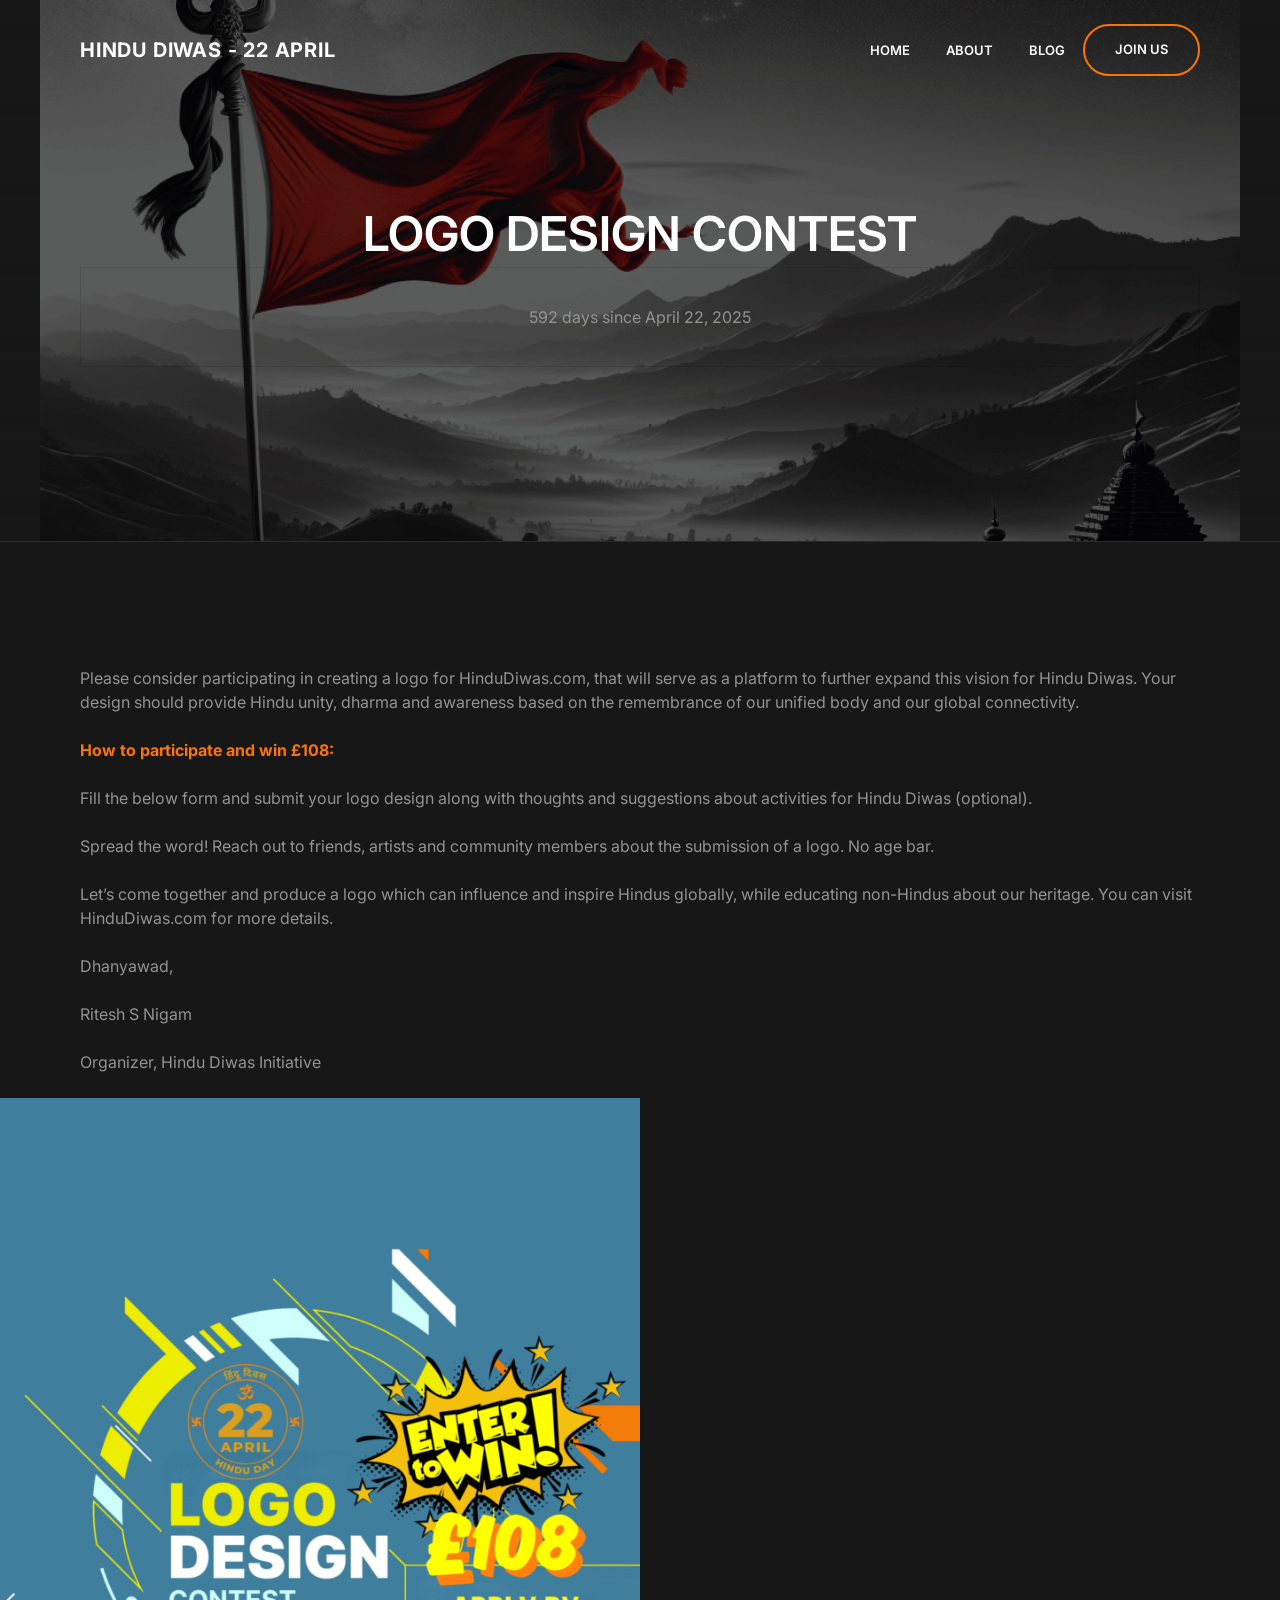
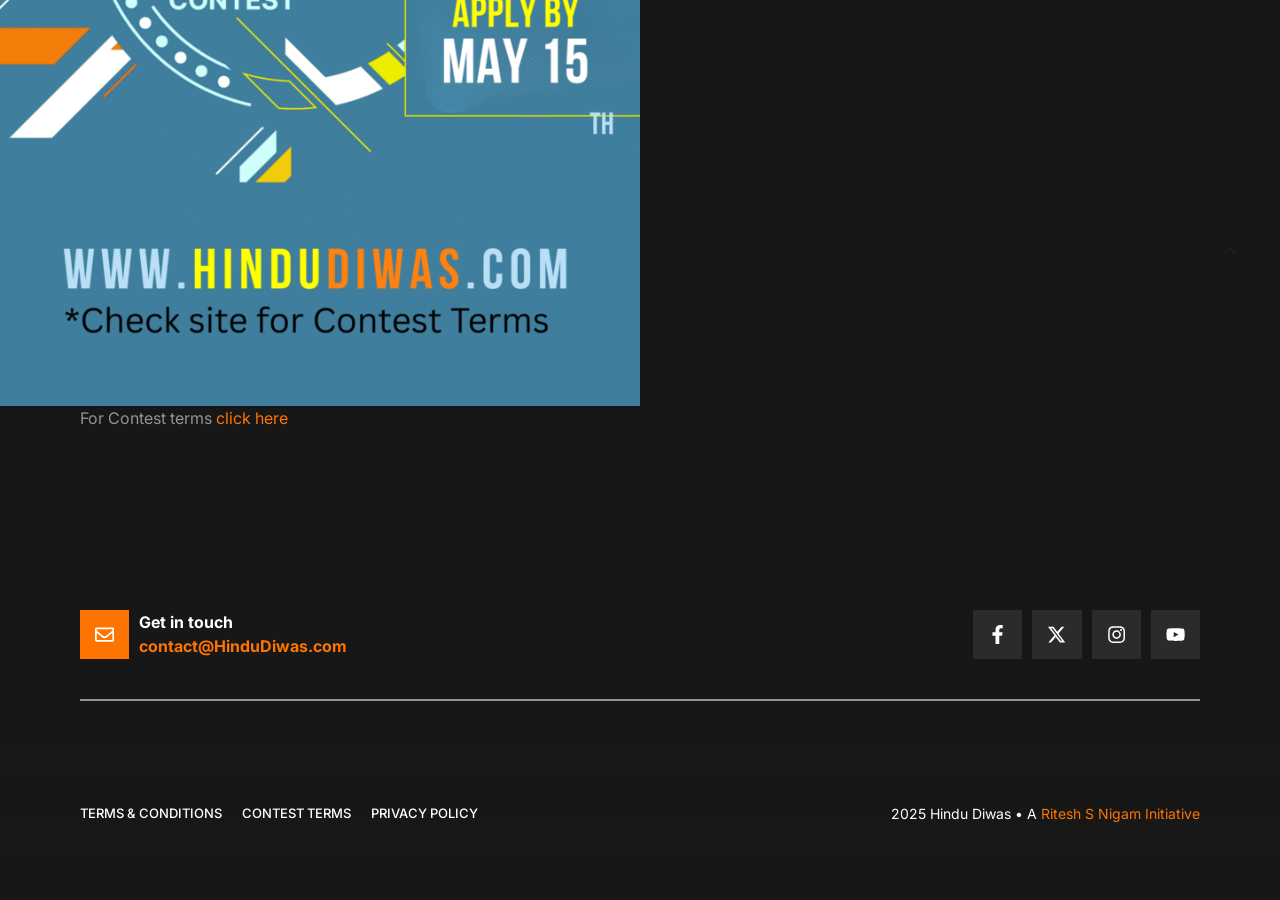
<file: logo-design-contest/index.html>
<!DOCTYPE html>
<html lang="en-US">
<head>
	<meta charset="UTF-8">
	<title>Logo Design Contest &#x2d; Hindu Diwas &#8211; 22 April</title>
	<style>img:is([sizes="auto" i], [sizes^="auto," i]) { contain-intrinsic-size: 3000px 1500px }</style>
	<meta name="viewport" content="width=device-width, initial-scale=1">
<!-- The SEO Framework by Sybre Waaijer -->
<meta name="robots" content="max-snippet:-1,max-image-preview:large,max-video-preview:-1">
<link rel="canonical" href="/logo-design-contest/">
<meta name="description" content="Please consider participating in creating a logo for HinduDiwas.com, that will serve as a platform to further expand this vision for Hindu Diwas.">
<meta property="og:type" content="website">
<meta property="og:locale" content="en_US">
<meta property="og:site_name" content="Hindu Diwas &#8211; 22 April">
<meta property="og:title" content="Logo Design Contest">
<meta property="og:description" content="Please consider participating in creating a logo for HinduDiwas.com, that will serve as a platform to further expand this vision for Hindu Diwas. Your design should provide Hindu unity&#8230;">
<meta property="og:url" content="/logo-design-contest/">
<meta property="og:image" content="/wp-content/uploads/2025/04/APPLY-BY-A5-722x1024.png">
<meta name="twitter:card" content="summary_large_image">
<meta name="twitter:title" content="Logo Design Contest">
<meta name="twitter:description" content="Please consider participating in creating a logo for HinduDiwas.com, that will serve as a platform to further expand this vision for Hindu Diwas. Your design should provide Hindu unity&#8230;">
<meta name="twitter:image" content="/wp-content/uploads/2025/04/APPLY-BY-A5-722x1024.png">
<script type="application/ld+json">{"@context":"https://schema.org","@graph":[{"@type":"WebSite","@id":"/#/schema/WebSite","url":"/","name":"Hindu Diwas – 22 April","inLanguage":"en-US","potentialAction":{"@type":"SearchAction","target":{"@type":"EntryPoint","urlTemplate":"/search/{search_term_string}/"},"query-input":"required name=search_term_string"},"publisher":{"@type":"Organization","@id":"/#/schema/Organization","name":"Hindu Diwas – 22 April","url":"/","logo":{"@type":"ImageObject","url":"/wp-content/uploads/2025/04/cropped-22.png","contentUrl":"/wp-content/uploads/2025/04/cropped-22.png","width":512,"height":512,"contentSize":"29607"}}},{"@type":"WebPage","@id":"/logo-design-contest/","url":"/logo-design-contest/","name":"Logo Design Contest - Hindu Diwas – 22 April","description":"Please consider participating in creating a logo for HinduDiwas.com, that will serve as a platform to further expand this vision for Hindu Diwas.","inLanguage":"en-US","isPartOf":{"@id":"/#/schema/WebSite"},"breadcrumb":{"@type":"BreadcrumbList","@id":"/#/schema/BreadcrumbList","itemListElement":[{"@type":"ListItem","position":1,"item":"/","name":"Hindu Diwas – 22 April"},{"@type":"ListItem","position":2,"name":"Logo Design Contest"}]},"potentialAction":{"@type":"ReadAction","target":"/logo-design-contest/"}}]}</script>
<!-- / The SEO Framework by Sybre Waaijer | 19.61ms meta | 7.46ms boot -->

<link href="https://fonts.gstatic.com/" crossorigin rel="preconnect">
<link href="https://fonts.googleapis.com/" crossorigin rel="preconnect">
<link rel="alternate" type="application/rss+xml" title="Hindu Diwas - 22 April &raquo; Feed" href="/feed/">
<link rel="alternate" type="application/rss+xml" title="Hindu Diwas - 22 April &raquo; Comments Feed" href="/comments/feed/">
<script>
window._wpemojiSettings = {"baseUrl":"https:\/\/s.w.org\/images\/core\/emoji\/15.1.0\/72x72\/","ext":".png","svgUrl":"https:\/\/s.w.org\/images\/core\/emoji\/15.1.0\/svg\/","svgExt":".svg","source":{"concatemoji":"\/wp-includes\/js\/wp-emoji-release.min.js?ver=6.8.1"}};
/*! This file is auto-generated */
!function(i,n){var o,s,e;function c(e){try{var t={supportTests:e,timestamp:(new Date).valueOf()};sessionStorage.setItem(o,JSON.stringify(t))}catch(e){}}function p(e,t,n){e.clearRect(0,0,e.canvas.width,e.canvas.height),e.fillText(t,0,0);var t=new Uint32Array(e.getImageData(0,0,e.canvas.width,e.canvas.height).data),r=(e.clearRect(0,0,e.canvas.width,e.canvas.height),e.fillText(n,0,0),new Uint32Array(e.getImageData(0,0,e.canvas.width,e.canvas.height).data));return t.every(function(e,t){return e===r[t]})}function u(e,t,n){switch(t){case"flag":return n(e,"🏳️‍⚧️","🏳️​⚧️")?!1:!n(e,"🇺🇳","🇺​🇳")&&!n(e,"🏴󠁧󠁢󠁥󠁮󠁧󠁿","🏴​󠁧​󠁢​󠁥​󠁮​󠁧​󠁿");case"emoji":return!n(e,"🐦‍🔥","🐦​🔥")}return!1}function f(e,t,n){var r="undefined"!=typeof WorkerGlobalScope&&self instanceof WorkerGlobalScope?new OffscreenCanvas(300,150):i.createElement("canvas"),a=r.getContext("2d",{willReadFrequently:!0}),o=(a.textBaseline="top",a.font="600 32px Arial",{});return e.forEach(function(e){o[e]=t(a,e,n)}),o}function t(e){var t=i.createElement("script");t.src=e,t.defer=!0,i.head.appendChild(t)}"undefined"!=typeof Promise&&(o="wpEmojiSettingsSupports",s=["flag","emoji"],n.supports={everything:!0,everythingExceptFlag:!0},e=new Promise(function(e){i.addEventListener("DOMContentLoaded",e,{once:!0})}),new Promise(function(t){var n=function(){try{var e=JSON.parse(sessionStorage.getItem(o));if("object"==typeof e&&"number"==typeof e.timestamp&&(new Date).valueOf()<e.timestamp+604800&&"object"==typeof e.supportTests)return e.supportTests}catch(e){}return null}();if(!n){if("undefined"!=typeof Worker&&"undefined"!=typeof OffscreenCanvas&&"undefined"!=typeof URL&&URL.createObjectURL&&"undefined"!=typeof Blob)try{var e="postMessage("+f.toString()+"("+[JSON.stringify(s),u.toString(),p.toString()].join(",")+"));",r=new Blob([e],{type:"text/javascript"}),a=new Worker(URL.createObjectURL(r),{name:"wpTestEmojiSupports"});return void(a.onmessage=function(e){c(n=e.data),a.terminate(),t(n)})}catch(e){}c(n=f(s,u,p))}t(n)}).then(function(e){for(var t in e)n.supports[t]=e[t],n.supports.everything=n.supports.everything&&n.supports[t],"flag"!==t&&(n.supports.everythingExceptFlag=n.supports.everythingExceptFlag&&n.supports[t]);n.supports.everythingExceptFlag=n.supports.everythingExceptFlag&&!n.supports.flag,n.DOMReady=!1,n.readyCallback=function(){n.DOMReady=!0}}).then(function(){return e}).then(function(){var e;n.supports.everything||(n.readyCallback(),(e=n.source||{}).concatemoji?t(e.concatemoji):e.wpemoji&&e.twemoji&&(t(e.twemoji),t(e.wpemoji)))}))}((window,document),window._wpemojiSettings);
</script>
<style id="wp-emoji-styles-inline-css">img.wp-smiley, img.emoji {
		display: inline !important;
		border: none !important;
		box-shadow: none !important;
		height: 1em !important;
		width: 1em !important;
		margin: 0 0.07em !important;
		vertical-align: -0.1em !important;
		background: none !important;
		padding: 0 !important;
	}</style>
<link rel="stylesheet" id="wp-block-library-css" href="/wp-includes/css/dist/block-library/style.min.css?ver=6.8.1" media="all">
<style id="classic-theme-styles-inline-css">/*! This file is auto-generated */
.wp-block-button__link{color:#fff;background-color:#32373c;border-radius:9999px;box-shadow:none;text-decoration:none;padding:calc(.667em + 2px) calc(1.333em + 2px);font-size:1.125em}.wp-block-file__button{background:#32373c;color:#fff;text-decoration:none}</style>
<style id="global-styles-inline-css">:root{--wp--preset--aspect-ratio--square: 1;--wp--preset--aspect-ratio--4-3: 4/3;--wp--preset--aspect-ratio--3-4: 3/4;--wp--preset--aspect-ratio--3-2: 3/2;--wp--preset--aspect-ratio--2-3: 2/3;--wp--preset--aspect-ratio--16-9: 16/9;--wp--preset--aspect-ratio--9-16: 9/16;--wp--preset--color--black: #000000;--wp--preset--color--cyan-bluish-gray: #abb8c3;--wp--preset--color--white: #ffffff;--wp--preset--color--pale-pink: #f78da7;--wp--preset--color--vivid-red: #cf2e2e;--wp--preset--color--luminous-vivid-orange: #ff6900;--wp--preset--color--luminous-vivid-amber: #fcb900;--wp--preset--color--light-green-cyan: #7bdcb5;--wp--preset--color--vivid-green-cyan: #00d084;--wp--preset--color--pale-cyan-blue: #8ed1fc;--wp--preset--color--vivid-cyan-blue: #0693e3;--wp--preset--color--vivid-purple: #9b51e0;--wp--preset--color--contrast: var(--contrast);--wp--preset--color--contrast-2: var(--contrast-2);--wp--preset--color--contrast-3: var(--contrast-3);--wp--preset--color--contrast-4: var(--contrast-4);--wp--preset--color--base: var(--base);--wp--preset--color--base-2: var(--base-2);--wp--preset--color--accent: var(--accent);--wp--preset--gradient--vivid-cyan-blue-to-vivid-purple: linear-gradient(135deg,rgba(6,147,227,1) 0%,rgb(155,81,224) 100%);--wp--preset--gradient--light-green-cyan-to-vivid-green-cyan: linear-gradient(135deg,rgb(122,220,180) 0%,rgb(0,208,130) 100%);--wp--preset--gradient--luminous-vivid-amber-to-luminous-vivid-orange: linear-gradient(135deg,rgba(252,185,0,1) 0%,rgba(255,105,0,1) 100%);--wp--preset--gradient--luminous-vivid-orange-to-vivid-red: linear-gradient(135deg,rgba(255,105,0,1) 0%,rgb(207,46,46) 100%);--wp--preset--gradient--very-light-gray-to-cyan-bluish-gray: linear-gradient(135deg,rgb(238,238,238) 0%,rgb(169,184,195) 100%);--wp--preset--gradient--cool-to-warm-spectrum: linear-gradient(135deg,rgb(74,234,220) 0%,rgb(151,120,209) 20%,rgb(207,42,186) 40%,rgb(238,44,130) 60%,rgb(251,105,98) 80%,rgb(254,248,76) 100%);--wp--preset--gradient--blush-light-purple: linear-gradient(135deg,rgb(255,206,236) 0%,rgb(152,150,240) 100%);--wp--preset--gradient--blush-bordeaux: linear-gradient(135deg,rgb(254,205,165) 0%,rgb(254,45,45) 50%,rgb(107,0,62) 100%);--wp--preset--gradient--luminous-dusk: linear-gradient(135deg,rgb(255,203,112) 0%,rgb(199,81,192) 50%,rgb(65,88,208) 100%);--wp--preset--gradient--pale-ocean: linear-gradient(135deg,rgb(255,245,203) 0%,rgb(182,227,212) 50%,rgb(51,167,181) 100%);--wp--preset--gradient--electric-grass: linear-gradient(135deg,rgb(202,248,128) 0%,rgb(113,206,126) 100%);--wp--preset--gradient--midnight: linear-gradient(135deg,rgb(2,3,129) 0%,rgb(40,116,252) 100%);--wp--preset--font-size--small: 13px;--wp--preset--font-size--medium: 20px;--wp--preset--font-size--large: 36px;--wp--preset--font-size--x-large: 42px;--wp--preset--spacing--20: 0.44rem;--wp--preset--spacing--30: 0.67rem;--wp--preset--spacing--40: 1rem;--wp--preset--spacing--50: 1.5rem;--wp--preset--spacing--60: 2.25rem;--wp--preset--spacing--70: 3.38rem;--wp--preset--spacing--80: 5.06rem;--wp--preset--shadow--natural: 6px 6px 9px rgba(0, 0, 0, 0.2);--wp--preset--shadow--deep: 12px 12px 50px rgba(0, 0, 0, 0.4);--wp--preset--shadow--sharp: 6px 6px 0px rgba(0, 0, 0, 0.2);--wp--preset--shadow--outlined: 6px 6px 0px -3px rgba(255, 255, 255, 1), 6px 6px rgba(0, 0, 0, 1);--wp--preset--shadow--crisp: 6px 6px 0px rgba(0, 0, 0, 1);}:where(.is-layout-flex){gap: 0.5em;}:where(.is-layout-grid){gap: 0.5em;}body .is-layout-flex{display: flex;}.is-layout-flex{flex-wrap: wrap;align-items: center;}.is-layout-flex > :is(*, div){margin: 0;}body .is-layout-grid{display: grid;}.is-layout-grid > :is(*, div){margin: 0;}:where(.wp-block-columns.is-layout-flex){gap: 2em;}:where(.wp-block-columns.is-layout-grid){gap: 2em;}:where(.wp-block-post-template.is-layout-flex){gap: 1.25em;}:where(.wp-block-post-template.is-layout-grid){gap: 1.25em;}.has-black-color{color: var(--wp--preset--color--black) !important;}.has-cyan-bluish-gray-color{color: var(--wp--preset--color--cyan-bluish-gray) !important;}.has-white-color{color: var(--wp--preset--color--white) !important;}.has-pale-pink-color{color: var(--wp--preset--color--pale-pink) !important;}.has-vivid-red-color{color: var(--wp--preset--color--vivid-red) !important;}.has-luminous-vivid-orange-color{color: var(--wp--preset--color--luminous-vivid-orange) !important;}.has-luminous-vivid-amber-color{color: var(--wp--preset--color--luminous-vivid-amber) !important;}.has-light-green-cyan-color{color: var(--wp--preset--color--light-green-cyan) !important;}.has-vivid-green-cyan-color{color: var(--wp--preset--color--vivid-green-cyan) !important;}.has-pale-cyan-blue-color{color: var(--wp--preset--color--pale-cyan-blue) !important;}.has-vivid-cyan-blue-color{color: var(--wp--preset--color--vivid-cyan-blue) !important;}.has-vivid-purple-color{color: var(--wp--preset--color--vivid-purple) !important;}.has-black-background-color{background-color: var(--wp--preset--color--black) !important;}.has-cyan-bluish-gray-background-color{background-color: var(--wp--preset--color--cyan-bluish-gray) !important;}.has-white-background-color{background-color: var(--wp--preset--color--white) !important;}.has-pale-pink-background-color{background-color: var(--wp--preset--color--pale-pink) !important;}.has-vivid-red-background-color{background-color: var(--wp--preset--color--vivid-red) !important;}.has-luminous-vivid-orange-background-color{background-color: var(--wp--preset--color--luminous-vivid-orange) !important;}.has-luminous-vivid-amber-background-color{background-color: var(--wp--preset--color--luminous-vivid-amber) !important;}.has-light-green-cyan-background-color{background-color: var(--wp--preset--color--light-green-cyan) !important;}.has-vivid-green-cyan-background-color{background-color: var(--wp--preset--color--vivid-green-cyan) !important;}.has-pale-cyan-blue-background-color{background-color: var(--wp--preset--color--pale-cyan-blue) !important;}.has-vivid-cyan-blue-background-color{background-color: var(--wp--preset--color--vivid-cyan-blue) !important;}.has-vivid-purple-background-color{background-color: var(--wp--preset--color--vivid-purple) !important;}.has-black-border-color{border-color: var(--wp--preset--color--black) !important;}.has-cyan-bluish-gray-border-color{border-color: var(--wp--preset--color--cyan-bluish-gray) !important;}.has-white-border-color{border-color: var(--wp--preset--color--white) !important;}.has-pale-pink-border-color{border-color: var(--wp--preset--color--pale-pink) !important;}.has-vivid-red-border-color{border-color: var(--wp--preset--color--vivid-red) !important;}.has-luminous-vivid-orange-border-color{border-color: var(--wp--preset--color--luminous-vivid-orange) !important;}.has-luminous-vivid-amber-border-color{border-color: var(--wp--preset--color--luminous-vivid-amber) !important;}.has-light-green-cyan-border-color{border-color: var(--wp--preset--color--light-green-cyan) !important;}.has-vivid-green-cyan-border-color{border-color: var(--wp--preset--color--vivid-green-cyan) !important;}.has-pale-cyan-blue-border-color{border-color: var(--wp--preset--color--pale-cyan-blue) !important;}.has-vivid-cyan-blue-border-color{border-color: var(--wp--preset--color--vivid-cyan-blue) !important;}.has-vivid-purple-border-color{border-color: var(--wp--preset--color--vivid-purple) !important;}.has-vivid-cyan-blue-to-vivid-purple-gradient-background{background: var(--wp--preset--gradient--vivid-cyan-blue-to-vivid-purple) !important;}.has-light-green-cyan-to-vivid-green-cyan-gradient-background{background: var(--wp--preset--gradient--light-green-cyan-to-vivid-green-cyan) !important;}.has-luminous-vivid-amber-to-luminous-vivid-orange-gradient-background{background: var(--wp--preset--gradient--luminous-vivid-amber-to-luminous-vivid-orange) !important;}.has-luminous-vivid-orange-to-vivid-red-gradient-background{background: var(--wp--preset--gradient--luminous-vivid-orange-to-vivid-red) !important;}.has-very-light-gray-to-cyan-bluish-gray-gradient-background{background: var(--wp--preset--gradient--very-light-gray-to-cyan-bluish-gray) !important;}.has-cool-to-warm-spectrum-gradient-background{background: var(--wp--preset--gradient--cool-to-warm-spectrum) !important;}.has-blush-light-purple-gradient-background{background: var(--wp--preset--gradient--blush-light-purple) !important;}.has-blush-bordeaux-gradient-background{background: var(--wp--preset--gradient--blush-bordeaux) !important;}.has-luminous-dusk-gradient-background{background: var(--wp--preset--gradient--luminous-dusk) !important;}.has-pale-ocean-gradient-background{background: var(--wp--preset--gradient--pale-ocean) !important;}.has-electric-grass-gradient-background{background: var(--wp--preset--gradient--electric-grass) !important;}.has-midnight-gradient-background{background: var(--wp--preset--gradient--midnight) !important;}.has-small-font-size{font-size: var(--wp--preset--font-size--small) !important;}.has-medium-font-size{font-size: var(--wp--preset--font-size--medium) !important;}.has-large-font-size{font-size: var(--wp--preset--font-size--large) !important;}.has-x-large-font-size{font-size: var(--wp--preset--font-size--x-large) !important;}
:where(.wp-block-post-template.is-layout-flex){gap: 1.25em;}:where(.wp-block-post-template.is-layout-grid){gap: 1.25em;}
:where(.wp-block-columns.is-layout-flex){gap: 2em;}:where(.wp-block-columns.is-layout-grid){gap: 2em;}
:root :where(.wp-block-pullquote){font-size: 1.5em;line-height: 1.6;}</style>
<link rel="stylesheet" id="rt-fontawsome-css" href="/wp-content/plugins/the-post-grid/assets/vendor/font-awesome/css/font-awesome.min.css?ver=7.7.19" media="all">
<link rel="stylesheet" id="rt-tpg-shortcode-css" href="/wp-content/plugins/the-post-grid/assets/css/tpg-shortcode.min.css?ver=7.7.19" media="all">
<link rel="stylesheet" id="generate-style-css" href="/wp-content/themes/generatepress/assets/css/main.min.css?ver=3.5.1" media="all">
<style id="generate-style-inline-css">body{background-color:var(--contrast);color:var(--contrast-4);}a{color:var(--accent);}a:hover, a:focus, a:active{color:var(--base-2);}.wp-block-group__inner-container{max-width:1200px;margin-left:auto;margin-right:auto;}.generate-back-to-top{font-size:20px;border-radius:3px;position:fixed;bottom:30px;right:30px;line-height:40px;width:40px;text-align:center;z-index:10;transition:opacity 300ms ease-in-out;opacity:0.1;transform:translateY(1000px);}.generate-back-to-top__show{opacity:1;transform:translateY(0);}:root{--contrast:#171717;--contrast-2:#2b2b2b;--contrast-3:#616161;--contrast-4:#939393;--base:#d1d1d1;--base-2:#ffffff;--accent:#fd7401;}:root .has-contrast-color{color:var(--contrast);}:root .has-contrast-background-color{background-color:var(--contrast);}:root .has-contrast-2-color{color:var(--contrast-2);}:root .has-contrast-2-background-color{background-color:var(--contrast-2);}:root .has-contrast-3-color{color:var(--contrast-3);}:root .has-contrast-3-background-color{background-color:var(--contrast-3);}:root .has-contrast-4-color{color:var(--contrast-4);}:root .has-contrast-4-background-color{background-color:var(--contrast-4);}:root .has-base-color{color:var(--base);}:root .has-base-background-color{background-color:var(--base);}:root .has-base-2-color{color:var(--base-2);}:root .has-base-2-background-color{background-color:var(--base-2);}:root .has-accent-color{color:var(--accent);}:root .has-accent-background-color{background-color:var(--accent);}h1{font-family:inherit;font-weight:600;font-size:48px;line-height:1.4em;}@media (max-width: 1024px){h1{font-size:42px;}}@media (max-width:768px){h1{font-size:40px;}}h2{font-family:inherit;font-weight:600;font-size:40px;}@media (max-width:768px){h2{font-size:34px;}}h3{font-family:inherit;font-weight:600;font-size:33px;line-height:1.3em;}@media (max-width:768px){h3{font-size:30px;}}h4{font-family:inherit;font-weight:600;font-size:22px;}@media (max-width:768px){h4{font-size:20px;}}h5{font-family:inherit;font-weight:500;font-size:18px;}@media (max-width:768px){h5{font-size:17px;}}h6{font-family:inherit;font-weight:600;font-size:14px;margin-bottom:15px;}body, button, input, select, textarea{font-family:Inter, sans-serif;font-size:16px;}.main-navigation a, .main-navigation .menu-toggle, .main-navigation .menu-bar-items{font-weight:600;text-transform:uppercase;font-size:13px;}.main-title{font-family:inherit;text-transform:uppercase;font-size:20px;letter-spacing:0.04em;}button:not(.menu-toggle),html input[type="button"],input[type="reset"],input[type="submit"],.button,.wp-block-button .wp-block-button__link{font-family:inherit;font-weight:500;}.top-bar{background-color:#636363;color:#ffffff;}.top-bar a{color:#ffffff;}.top-bar a:hover{color:#303030;}.site-header{background-color:var(--contrast);}.main-title a,.main-title a:hover{color:var(--base-2);}.site-description{color:var(--base-2);}.main-navigation .main-nav ul li a, .main-navigation .menu-toggle, .main-navigation .menu-bar-items{color:var(--base-2);}.main-navigation .main-nav ul li:not([class*="current-menu-"]):hover > a, .main-navigation .main-nav ul li:not([class*="current-menu-"]):focus > a, .main-navigation .main-nav ul li.sfHover:not([class*="current-menu-"]) > a, .main-navigation .menu-bar-item:hover > a, .main-navigation .menu-bar-item.sfHover > a{color:var(--base);}button.menu-toggle:hover,button.menu-toggle:focus{color:var(--base-2);}.main-navigation .main-nav ul li[class*="current-menu-"] > a{color:var(--accent);}.navigation-search input[type="search"],.navigation-search input[type="search"]:active, .navigation-search input[type="search"]:focus, .main-navigation .main-nav ul li.search-item.active > a, .main-navigation .menu-bar-items .search-item.active > a{color:var(--base);}.separate-containers .inside-article, .separate-containers .comments-area, .separate-containers .page-header, .one-container .container, .separate-containers .paging-navigation, .inside-page-header{color:var(--contrast-4);background-color:var(--contrast);}.entry-title a{color:var(--contrast-4);}.entry-title a:hover{color:var(--base);}.entry-meta{color:var(--base);}h1{color:var(--base-2);}h2{color:var(--base-2);}h3{color:var(--base-2);}h4{color:var(--base-2);}h5{color:var(--base-2);}h6{color:var(--base-2);}.sidebar .widget{color:var(--base);background-color:var(--contrast-2);}.sidebar .widget a{color:var(--accent);}.sidebar .widget a:hover{color:var(--base-2);}.sidebar .widget .widget-title{color:var(--base-2);}input[type="text"],input[type="email"],input[type="url"],input[type="password"],input[type="search"],input[type="tel"],input[type="number"],textarea,select{color:var(--contrast-4);background-color:var(--contrast-2);border-color:var(--accent);}input[type="text"]:focus,input[type="email"]:focus,input[type="url"]:focus,input[type="password"]:focus,input[type="search"]:focus,input[type="tel"]:focus,input[type="number"]:focus,textarea:focus,select:focus{color:var(--contrast-4);background-color:var(--contrast-2);border-color:var(--base);}button,html input[type="button"],input[type="reset"],input[type="submit"],a.button,a.wp-block-button__link:not(.has-background){color:var(--base-2);background-color:var(--accent);}button:hover,html input[type="button"]:hover,input[type="reset"]:hover,input[type="submit"]:hover,a.button:hover,button:focus,html input[type="button"]:focus,input[type="reset"]:focus,input[type="submit"]:focus,a.button:focus,a.wp-block-button__link:not(.has-background):active,a.wp-block-button__link:not(.has-background):focus,a.wp-block-button__link:not(.has-background):hover{color:var(--accent);background-color:var(--base-2);}a.generate-back-to-top{background-color:rgba( 0,0,0,0.4 );color:var(--accent);}a.generate-back-to-top:hover,a.generate-back-to-top:focus{background-color:var(--accent);color:var(--base-2);}:root{--gp-search-modal-bg-color:var(--base-3);--gp-search-modal-text-color:var(--contrast);--gp-search-modal-overlay-bg-color:rgba(0,0,0,0.2);}@media (max-width: 860px){.main-navigation .menu-bar-item:hover > a, .main-navigation .menu-bar-item.sfHover > a{background:none;color:var(--base-2);}}.nav-below-header .main-navigation .inside-navigation.grid-container, .nav-above-header .main-navigation .inside-navigation.grid-container{padding:0px 22px 0px 22px;}.separate-containers .inside-article, .separate-containers .comments-area, .separate-containers .page-header, .separate-containers .paging-navigation, .one-container .site-content, .inside-page-header{padding:100px 40px 100px 40px;}.site-main .wp-block-group__inner-container{padding:100px 40px 100px 40px;}.separate-containers .paging-navigation{padding-top:20px;padding-bottom:20px;}.entry-content .alignwide, body:not(.no-sidebar) .entry-content .alignfull{margin-left:-40px;width:calc(100% + 80px);max-width:calc(100% + 80px);}.sidebar .widget, .page-header, .widget-area .main-navigation, .site-main > *{margin-bottom:40px;}.separate-containers .site-main{margin:40px;}.both-right .inside-left-sidebar,.both-left .inside-left-sidebar{margin-right:20px;}.both-right .inside-right-sidebar,.both-left .inside-right-sidebar{margin-left:20px;}.one-container.archive .post:not(:last-child):not(.is-loop-template-item), .one-container.blog .post:not(:last-child):not(.is-loop-template-item){padding-bottom:100px;}.separate-containers .featured-image{margin-top:40px;}.separate-containers .inside-right-sidebar, .separate-containers .inside-left-sidebar{margin-top:40px;margin-bottom:40px;}.main-navigation .main-nav ul li a,.menu-toggle,.main-navigation .menu-bar-item > a{padding-left:18px;padding-right:18px;}.main-navigation .main-nav ul ul li a{padding:10px 18px 10px 18px;}.rtl .menu-item-has-children .dropdown-menu-toggle{padding-left:18px;}.menu-item-has-children .dropdown-menu-toggle{padding-right:18px;}.rtl .main-navigation .main-nav ul li.menu-item-has-children > a{padding-right:18px;}@media (max-width:768px){.separate-containers .inside-article, .separate-containers .comments-area, .separate-containers .page-header, .separate-containers .paging-navigation, .one-container .site-content, .inside-page-header{padding:60px 30px 60px 30px;}.site-main .wp-block-group__inner-container{padding:60px 30px 60px 30px;}.inside-top-bar{padding-right:30px;padding-left:30px;}.inside-header{padding-right:30px;padding-left:30px;}.widget-area .widget{padding-top:30px;padding-right:30px;padding-bottom:30px;padding-left:30px;}.footer-widgets-container{padding-top:30px;padding-right:30px;padding-bottom:30px;padding-left:30px;}.inside-site-info{padding-right:30px;padding-left:30px;}.entry-content .alignwide, body:not(.no-sidebar) .entry-content .alignfull{margin-left:-30px;width:calc(100% + 60px);max-width:calc(100% + 60px);}.one-container .site-main .paging-navigation{margin-bottom:40px;}}/* End cached CSS */.is-right-sidebar{width:30%;}.is-left-sidebar{width:30%;}.site-content .content-area{width:100%;}@media (max-width: 860px){.main-navigation .menu-toggle,.sidebar-nav-mobile:not(#sticky-placeholder){display:block;}.main-navigation ul,.gen-sidebar-nav,.main-navigation:not(.slideout-navigation):not(.toggled) .main-nav > ul,.has-inline-mobile-toggle #site-navigation .inside-navigation > *:not(.navigation-search):not(.main-nav){display:none;}.nav-align-right .inside-navigation,.nav-align-center .inside-navigation{justify-content:space-between;}.has-inline-mobile-toggle .mobile-menu-control-wrapper{display:flex;flex-wrap:wrap;}.has-inline-mobile-toggle .inside-header{flex-direction:row;text-align:left;flex-wrap:wrap;}.has-inline-mobile-toggle .header-widget,.has-inline-mobile-toggle #site-navigation{flex-basis:100%;}.nav-float-left .has-inline-mobile-toggle #site-navigation{order:10;}}
.dynamic-author-image-rounded{border-radius:100%;}.dynamic-featured-image, .dynamic-author-image{vertical-align:middle;}.one-container.blog .dynamic-content-template:not(:last-child), .one-container.archive .dynamic-content-template:not(:last-child){padding-bottom:0px;}.dynamic-entry-excerpt > p:last-child{margin-bottom:0px;}
.page-hero .inside-page-hero.grid-container{max-width:calc(1200px - 0px - 0px);}.inside-page-hero > *:last-child{margin-bottom:0px;}.page-hero time.updated{display:none;}.header-wrap{position:absolute;left:0px;right:0px;z-index:10;}.header-wrap .site-header{background:transparent;}</style>
<link rel="stylesheet" id="generate-google-fonts-css" href="https://fonts.googleapis.com/css?family=Inter%3A100%2C200%2C300%2Cregular%2C500%2C600%2C700%2C800%2C900&#038;display=auto&#038;ver=3.5.1" media="all">
<style id="generateblocks-inline-css">a.gb-button-5faeb93f{display:inline-flex;align-items:center;justify-content:center;text-align:center;padding:15px;background-color:var(--accent);color:var(--base-2);text-decoration:none;}a.gb-button-5faeb93f:hover, a.gb-button-5faeb93f:active, a.gb-button-5faeb93f:focus{background-color:var(--contrast-2);color:var(--base-2);}a.gb-button-5faeb93f .gb-icon{line-height:0;}a.gb-button-5faeb93f .gb-icon svg{width:1.2em;height:1.2em;fill:currentColor;}p.gb-headline-b262b099{font-weight:700;margin-bottom:0px;color:var(--base-2);}p.gb-headline-b262b099 a{color:var(--accent);}p.gb-headline-b262b099 a:hover{color:var(--base-2);}@media (max-width: 1024px) {a.gb-button-5faeb93f .gb-icon svg{width:1em;height:1em;}}:root{--gb-container-width:1200px;}.gb-container .wp-block-image img{vertical-align:middle;}.gb-grid-wrapper .wp-block-image{margin-bottom:0;}.gb-highlight{background:none;}.gb-shape{line-height:0;}.gb-text-7b643a38{align-items:center;color:var(--base-2);display:inline-flex;font-weight:700;justify-content:center;text-align:center;text-decoration:none;border:2px solid var(--accent);border-radius:9999px;padding:14px 30px}.gb-text-7b643a38:is(:hover,:focus){background-color:var(--accent);color:var(--base-2)}.gb-text-82ad30ef{align-items:center;background-color:var(--accent);color:var(--base-2);display:inline-flex;font-weight:700;justify-content:center;text-align:center;text-decoration:none;padding:14px 70px 14px 17px}.gb-text-82ad30ef:is(:hover,:focus){background-color:var(--base-2);color:var(--accent)}.gb-text-98004d80{align-items:center;background-color:#2b2b2b;color:#ffffff;display:inline-flex;justify-content:center;text-align:center;text-decoration:none;padding:15px}.gb-text-98004d80:is(:hover,:focus){background-color:#fd7401}.gb-text-98004d80 .gb-shape svg{width:1.2em;height:1.2em;fill:currentColor}.gb-text-72a48bcd{align-items:center;background-color:#2b2b2b;color:#ffffff;display:inline-flex;justify-content:center;text-align:center;text-decoration:none;padding:15px}.gb-text-72a48bcd:is(:hover,:focus){background-color:#fd7401}.gb-text-72a48bcd .gb-shape svg{width:1.2em;height:1.2em;fill:currentColor}.gb-text-6589660c{align-items:center;background-color:#2b2b2b;color:#ffffff;display:inline-flex;justify-content:center;text-align:center;text-decoration:none;padding:15px}.gb-text-6589660c:is(:hover,:focus){background-color:#fd7401}.gb-text-6589660c .gb-shape svg{width:1.2em;height:1.2em;fill:currentColor}.gb-text-1bead7a1{align-items:center;background-color:#2b2b2b;color:#ffffff;display:inline-flex;justify-content:center;text-align:center;text-decoration:none;padding:15px}.gb-text-1bead7a1:is(:hover,:focus){background-color:#fd7401}.gb-text-1bead7a1 .gb-shape svg{width:1.2em;height:1.2em;fill:currentColor}.gb-text-463a7804{color:var(--base-2);font-size:13px;font-weight:500;margin-bottom:0px;text-transform:uppercase}.gb-text-463a7804 a{color:var(--base-2)}.gb-text-463a7804 a:hover{color:var(--accent)}.gb-text-6d637b46{color:var(--base-2);font-size:13px;font-weight:500;margin-bottom:0px;text-transform:uppercase}.gb-text-6d637b46 a{color:var(--base-2)}.gb-text-6d637b46 a:hover{color:var(--accent)}.gb-text-abee2bdc{color:var(--base-2);font-size:13px;font-weight:500;margin-bottom:0px;text-transform:uppercase}.gb-text-abee2bdc a{color:var(--base-2)}.gb-text-abee2bdc a:hover{color:var(--accent)}.gb-text-dc1ddd1e{color:var(--base-2);font-size:14px;line-height:1.8em;margin-bottom:0px}@media (max-width:767px){.gb-text-dc1ddd1e{text-align:center}}.gb-text-92e73a8f{margin-bottom:0px;text-align:center;text-transform:uppercase}.gb-element-8dad9bba{background-blend-mode:normal,normal;overflow-x:hidden;overflow-y:hidden;position:relative;background:linear-gradient(180deg,rgb(23,23,23) 50%,rgba(23,23,23,0.9) 100%),url(https://sites.generatepress.com/workout/wp-content/uploads/sites/118/2022/03/bruno-nascimento-PHIgYUGQPvU-unsplash.jpg) center /cover no-repeat}.gb-element-c4a0cce9{margin-left:auto;margin-right:auto;max-width:var(--gb-container-width);position:relative;z-index:1;padding:80px 40px 50px 40px}@media (max-width:767px){.gb-element-c4a0cce9{padding-left:30px;padding-right:30px}}.gb-element-9f060c52{column-gap:40px;display:flex}@media (max-width:767px){.gb-element-9f060c52{flex-direction:column;row-gap:20px}}.gb-element-01289f71{align-items:center;column-gap:10px;display:flex}@media (max-width:767px){.gb-element-01289f71{width:100%}}.gb-element-95fab478{column-gap:10px;display:flex;flex-grow:1;justify-content:flex-end}@media (max-width:767px){.gb-element-95fab478{justify-content:flex-start}}.gb-element-0289e3c8{column-gap:20px;display:flex;margin-left:auto;margin-right:auto;margin-top:100px;max-width:var(--gb-container-width)}@media (max-width:1024px){.gb-element-0289e3c8{align-items:center}}@media (max-width:767px){.gb-element-0289e3c8{flex-direction:column;row-gap:20px}}.gb-element-7df83d21{align-items:center;column-gap:20px;display:flex}@media (max-width:767px){.gb-element-7df83d21{flex-grow:1;flex-wrap:wrap;justify-content:center;row-gap:6px}}.gb-element-62cdb1a5{flex-grow:1;text-align:right}@media (max-width:767px){.gb-element-62cdb1a5{text-align:center;width:100%}}.gb-element-3c8298ea{background-blend-mode:normal,normal;overflow-x:hidden;overflow-y:hidden;position:relative;background:linear-gradient(180deg,rgb(23,23,23) 0%,rgba(23,23,23,0.7) 100%),url(https://sites.generatepress.com/workout/wp-content/uploads/sites/118/2022/03/sven-mieke-jO6vBWX9h9Y-unsplash.jpg) center /cover no-repeat;border-bottom:1px solid var(--contrast-2)}.gb-element-5f5701ba{background-blend-mode:normal;background-image:url(/wp-content/uploads/2025/04/herosection-banner-1.png);background-position:center;background-repeat:no-repeat;background-size:cover;margin-left:auto;margin-right:auto;max-width:var(--gb-container-width);position:relative;z-index:1;padding:200px 40px 150px 40px}@media (max-width:767px){.gb-element-5f5701ba{padding:120px 30px 50px 30px}}</style>
<link rel="stylesheet" id="generate-offside-css" href="/wp-content/plugins/gp-premium/menu-plus/functions/css/offside.min.css?ver=2.5.2" media="all">
<style id="generate-offside-inline-css">:root{--gp-slideout-width:265px;}.slideout-navigation.main-navigation{background-color:var(--contrast);}.slideout-navigation, .slideout-navigation a{color:var(--base-2);}.slideout-navigation button.slideout-exit{color:var(--base-2);padding-left:18px;padding-right:18px;}.slide-opened nav.toggled .menu-toggle:before{display:none;}@media (max-width: 860px){.menu-bar-item.slideout-toggle{display:none;}}</style>
<script src="/wp-includes/js/jquery/jquery.min.js?ver=3.7.1" id="jquery-core-js"></script>
<script src="/wp-includes/js/jquery/jquery-migrate.min.js?ver=3.4.1" id="jquery-migrate-js"></script>
<link rel="https://api.w.org/" href="/wp-json/">
<link rel="alternate" title="JSON" type="application/json" href="/wp-json/wp/v2/pages/1154">
<link rel="EditURI" type="application/rsd+xml" title="RSD" href="/xmlrpc.php?rsd">
<link rel="alternate" title="oEmbed (JSON)" type="application/json+oembed" href="/wp-json/oembed/1.0/embed?url=%2Flogo-design-contest%2F">
<link rel="alternate" title="oEmbed (XML)" type="text/xml+oembed" href="/wp-json/oembed/1.0/embed?url=%2Flogo-design-contest%2F#038;format=xml">
<!-- HFCM by 99 Robots - Snippet # 1:  -->
<script>(function(w, d, t, h, s, n) {
    w.FlodeskObject = n;
    var fn = function() {
      (w[n].q = w[n].q || []).push(arguments);
    };
    w[n] = w[n] || fn;
    var f = d.getElementsByTagName(t)[0];
    var v = '?v=' + Math.floor(new Date().getTime() / (120 * 1000)) * 60;
    var sm = d.createElement(t);
    sm.async = true;
    sm.type = 'module';
    sm.src = h + s + '.mjs' + v;
    f.parentNode.insertBefore(sm, f);
    var sn = d.createElement(t);
    sn.async = true;
    sn.noModule = true;
    sn.src = h + s + '.js' + v;
    f.parentNode.insertBefore(sn, f);
  })(window, document, 'script', 'https://assets.flodesk.com', '/universal', 'fd');</script>
<script>window.fd('form', {
    formId: '68119ef3aa29b92b0bad058a'
  });</script>
<!-- /end HFCM by 99 Robots -->
<!-- HFCM by 99 Robots - Snippet # 2: form -->
<script>(function(w, d, t, h, s, n) {
    w.FlodeskObject = n;
    var fn = function() {
      (w[n].q = w[n].q || []).push(arguments);
    };
    w[n] = w[n] || fn;
    var f = d.getElementsByTagName(t)[0];
    var v = '?v=' + Math.floor(new Date().getTime() / (120 * 1000)) * 60;
    var sm = d.createElement(t);
    sm.async = true;
    sm.type = 'module';
    sm.src = h + s + '.mjs' + v;
    f.parentNode.insertBefore(sm, f);
    var sn = d.createElement(t);
    sn.async = true;
    sn.noModule = true;
    sn.src = h + s + '.js' + v;
    f.parentNode.insertBefore(sn, f);
  })(window, document, 'script', 'https://assets.flodesk.com', '/universal', 'fd');</script>
<!-- /end HFCM by 99 Robots -->
        <style>:root {
                --tpg-primary-color: #0d6efd;
                --tpg-secondary-color: #0654c4;
                --tpg-primary-light: #c4d0ff
            }

                        body .rt-tpg-container .rt-loading,
            body #bottom-script-loader .rt-ball-clip-rotate {
                color: #0367bf !important;
            }</style>
		<link rel="icon" href="/wp-content/uploads/2025/04/cropped-22-32x32.png" sizes="32x32">
<link rel="icon" href="/wp-content/uploads/2025/04/cropped-22-192x192.png" sizes="192x192">
<link rel="apple-touch-icon" href="/wp-content/uploads/2025/04/cropped-22-180x180.png">
<meta name="msapplication-TileImage" content="/wp-content/uploads/2025/04/cropped-22-270x270.png">
		<style id="wp-custom-css">/* GeneratePress Site CSS */ /* Sidebar margin on mobile */
@media (max-width: 768px) {
	.sidebar {
		margin-top: 4em;
	}
} /* End GeneratePress Site CSS */</style>
		</head>

<body class="wp-singular page-template-default page page-id-1154 wp-embed-responsive wp-theme-generatepress post-image-aligned-center slideout-enabled slideout-mobile sticky-menu-fade rttpg rttpg-7.7.19 radius-frontend rttpg-body-wrap no-sidebar nav-float-right one-container header-aligned-left dropdown-hover" itemtype="https://schema.org/WebPage" itemscope>
	<div class="header-wrap">
<a class="screen-reader-text skip-link" href="#content" title="Skip to content">Skip to content</a>		<header class="site-header has-inline-mobile-toggle" id="masthead" aria-label="Site" itemtype="https://schema.org/WPHeader" itemscope>
			<div class="inside-header grid-container">
				<div class="site-branding">
						<p class="main-title" itemprop="headline">
					<a href="/" rel="home">Hindu Diwas - 22 April</a>
				</p>
						
					</div>	<nav class="main-navigation mobile-menu-control-wrapper" id="mobile-menu-control-wrapper" aria-label="Mobile Toggle">
		<div class="menu-bar-items">
<a class="gb-text gb-text-7b643a38 hide-on-mobile" href="/volunteer-with-us/">Join Us</a>
</div>		<button data-nav="site-navigation" class="menu-toggle" aria-controls="generate-slideout-menu" aria-expanded="false">
			<span class="gp-icon icon-menu-bars"><svg viewbox="0 0 512 512" aria-hidden="true" xmlns="http://www.w3.org/2000/svg" width="1em" height="1em"><path d="M0 96c0-13.255 10.745-24 24-24h464c13.255 0 24 10.745 24 24s-10.745 24-24 24H24c-13.255 0-24-10.745-24-24zm0 160c0-13.255 10.745-24 24-24h464c13.255 0 24 10.745 24 24s-10.745 24-24 24H24c-13.255 0-24-10.745-24-24zm0 160c0-13.255 10.745-24 24-24h464c13.255 0 24 10.745 24 24s-10.745 24-24 24H24c-13.255 0-24-10.745-24-24z"></path></svg><svg viewbox="0 0 512 512" aria-hidden="true" xmlns="http://www.w3.org/2000/svg" width="1em" height="1em"><path d="M71.029 71.029c9.373-9.372 24.569-9.372 33.942 0L256 222.059l151.029-151.03c9.373-9.372 24.569-9.372 33.942 0 9.372 9.373 9.372 24.569 0 33.942L289.941 256l151.03 151.029c9.372 9.373 9.372 24.569 0 33.942-9.373 9.372-24.569 9.372-33.942 0L256 289.941l-151.029 151.03c-9.373 9.372-24.569 9.372-33.942 0-9.372-9.373-9.372-24.569 0-33.942L222.059 256 71.029 104.971c-9.372-9.373-9.372-24.569 0-33.942z"></path></svg></span><span class="screen-reader-text">Menu</span>		</button>
	</nav>
			<nav class="main-navigation has-menu-bar-items sub-menu-right" id="site-navigation" aria-label="Primary" itemtype="https://schema.org/SiteNavigationElement" itemscope>
			<div class="inside-navigation grid-container">
								<button class="menu-toggle" aria-controls="generate-slideout-menu" aria-expanded="false">
					<span class="gp-icon icon-menu-bars"><svg viewbox="0 0 512 512" aria-hidden="true" xmlns="http://www.w3.org/2000/svg" width="1em" height="1em"><path d="M0 96c0-13.255 10.745-24 24-24h464c13.255 0 24 10.745 24 24s-10.745 24-24 24H24c-13.255 0-24-10.745-24-24zm0 160c0-13.255 10.745-24 24-24h464c13.255 0 24 10.745 24 24s-10.745 24-24 24H24c-13.255 0-24-10.745-24-24zm0 160c0-13.255 10.745-24 24-24h464c13.255 0 24 10.745 24 24s-10.745 24-24 24H24c-13.255 0-24-10.745-24-24z"></path></svg><svg viewbox="0 0 512 512" aria-hidden="true" xmlns="http://www.w3.org/2000/svg" width="1em" height="1em"><path d="M71.029 71.029c9.373-9.372 24.569-9.372 33.942 0L256 222.059l151.029-151.03c9.373-9.372 24.569-9.372 33.942 0 9.372 9.373 9.372 24.569 0 33.942L289.941 256l151.03 151.029c9.372 9.373 9.372 24.569 0 33.942-9.373 9.372-24.569 9.372-33.942 0L256 289.941l-151.029 151.03c-9.373 9.372-24.569 9.372-33.942 0-9.372-9.373-9.372-24.569 0-33.942L222.059 256 71.029 104.971c-9.372-9.373-9.372-24.569 0-33.942z"></path></svg></span><span class="screen-reader-text">Menu</span>				</button>
				<div id="primary-menu" class="main-nav"><ul id="menu-main" class=" menu sf-menu">
<li id="menu-item-72" class="menu-item menu-item-type-post_type menu-item-object-page menu-item-home menu-item-72"><a href="/">Home</a></li>
<li id="menu-item-71" class="menu-item menu-item-type-post_type menu-item-object-page menu-item-71"><a href="/about/">About</a></li>
<li id="menu-item-73" class="menu-item menu-item-type-post_type menu-item-object-page menu-item-73"><a href="/blog/">Blog</a></li>
</ul></div>
<div class="menu-bar-items">
<a class="gb-text gb-text-7b643a38 hide-on-mobile" href="/volunteer-with-us/">Join Us</a>
</div>			</div>
		</nav>
					</div>
		</header>
		</div>
<!-- .header-wrap --><div class="page-hero">
					<div class="inside-page-hero grid-container grid-parent">
						<!-- This is a comment -->
					</div>
				</div>
<div class="gb-element-3c8298ea">
<div class="gb-element-5f5701ba">
<h1 class="gb-text gb-text-92e73a8f">Logo Design Contest</h1>



<table width="100%" height="100vh" border="0">
        <tr>
            <td align="center" valign="middle">
                <div id="daysSince"></div>
            </td>
        </tr>
    </table>

    <script>// Function to calculate days since April 22, 2025
        function calculateDaysSince() {
            const startDate = new Date('2025-04-22T00:00:00'); // Start date: April 22, 2025
            const currentDate = new Date(); // Current date

            // Calculate the difference in time (milliseconds)
            const timeDifference = currentDate - startDate;

            // Convert time difference to days
            const daysDifference = Math.floor(timeDifference / (1000 * 60 * 60 * 24));

            // Display the result in the desired format
            document.getElementById('daysSince').innerText = `${daysDifference} days since April 22, 2025`;
        }

        // Run the function when the page loads
        window.onload = calculateDaysSince;</script>
</div>
</div>



<p></p>

	<div class="site grid-container container hfeed" id="page">
				<div class="site-content" id="content">
			
	<div class="content-area" id="primary">
		<main class="site-main" id="main">
			
<article id="post-1154" class="post-1154 page type-page status-publish" itemtype="https://schema.org/CreativeWork" itemscope>
	<div class="inside-article">
		
		<div class="entry-content" itemprop="text">
			
<p>Please consider participating in creating a logo for HinduDiwas.com, that will serve as a platform to further expand this vision for Hindu Diwas. Your design should provide Hindu unity, dharma and awareness based on the remembrance of our unified body and our global connectivity.</p>



<p class="has-accent-color has-text-color has-link-color wp-elements-5bb8ebe0bc9ce9a845f665bdb3fd77ab"><strong>How to participate and win £108:</strong></p>



<p>Fill the below form and submit your logo design along with thoughts and suggestions about activities for Hindu Diwas (optional).</p>



<p>Spread the word! Reach out to friends, artists and community members about the submission of a logo. No age bar.</p>



<p>Let’s come together and produce a logo which can influence and inspire Hindus globally, while educating non-Hindus about our heritage. You can visit HinduDiwas.com for more details.</p>



<p>Dhanyawad,</p>



<p>Ritesh S Nigam</p>



<p>Organizer, Hindu Diwas Initiative</p>



<div class="wp-block-media-text alignfull is-stacked-on-mobile is-vertically-aligned-center">
<figure class="wp-block-media-text__media"><img fetchpriority="high" decoding="async" width="722" height="1024" src="/wp-content/uploads/2025/04/APPLY-BY-A5-722x1024.png" alt="" class="wp-image-1166 size-full"></figure><div class="wp-block-media-text__content">
<div id="fd-form-68120ab18b43ddc7ad714b89"></div>
<script>window.fd('form', {
    formId: '68120ab18b43ddc7ad714b89',
    containerEl: '#fd-form-68120ab18b43ddc7ad714b89'
  });</script>
</div>
</div>



<p>For Contest terms <a href="/logo-contest-terms/" data-type="page" data-id="1178">click here</a></p>
		</div>

			</div>
</article>
		</main>
	</div>

	
	</div>
</div>


<div class="site-footer">
	
<footer class="gb-element-8dad9bba">
<div class="gb-element-c4a0cce9">
<div class="gb-element-9f060c52">
<div class="gb-element-01289f71">
<a class="gb-button gb-button-5faeb93f" href="mailto:hello@workout.com"><span class="gb-icon"><svg aria-hidden="true" role="img" height="1em" width="1em" viewbox="0 0 512 512" xmlns="http://www.w3.org/2000/svg"><path fill="currentColor" d="M464 64H48C21.49 64 0 85.49 0 112v288c0 26.51 21.49 48 48 48h416c26.51 0 48-21.49 48-48V112c0-26.51-21.49-48-48-48zm0 48v40.805c-22.422 18.259-58.168 46.651-134.587 106.49-16.841 13.247-50.201 45.072-73.413 44.701-23.208.375-56.579-31.459-73.413-44.701C106.18 199.465 70.425 171.067 48 152.805V112h416zM48 400V214.398c22.914 18.251 55.409 43.862 104.938 82.646 21.857 17.205 60.134 55.186 103.062 54.955 42.717.231 80.509-37.199 103.053-54.947 49.528-38.783 82.032-64.401 104.947-82.653V400H48z"></path></svg></span></a>



<p class="gb-headline gb-headline-b262b099 gb-headline-text">Get in touch<br><a href="mailto:contact@hinduduwas.com">contact@HinduDiwas.com</a></p>
</div>



<div class="gb-element-95fab478">
<a class="gb-text-98004d80" aria-label="Follow us on Facebook" href="http://facebook.com/HinduDiwas"><span class="gb-shape"><svg xmlns="http://www.w3.org/2000/svg" viewbox="0 0 320 512" width="1em" height="1em" aria-hidden="true"><path d="M279.14 288l14.22-92.66h-88.91v-60.13c0-25.35 12.42-50.06 52.24-50.06h40.42V6.26S260.43 0 225.36 0c-73.22 0-121.08 44.38-121.08 124.72v70.62H22.89V288h81.39v224h100.17V288z" fill="currentColor"></path></svg></span></a>



<a class="gb-text-72a48bcd" aria-label="Follow us on X" href="https://x.com/HinduDiwas"><span class="gb-shape"><svg aria-hidden="true" role="img" height="1em" width="1em" viewbox="0 0 512 512" xmlns="http://www.w3.org/2000/svg"><path fill="currentColor" d="M389.2 48h70.6L305.6 224.2 487 464H345L233.7 318.6 106.5 464H35.8L200.7 275.5 26.8 48H172.4L272.9 180.9 389.2 48zM364.4 421.8h39.1L151.1 88h-42L364.4 421.8z"></path></svg></span></a>



<a class="gb-text-6589660c" aria-label="Follow us on Instagram" href="https://www.instagram.com/hindudiwas/"><span class="gb-shape"><svg aria-hidden="true" role="img" height="1em" width="1em" viewbox="0 0 448 512" xmlns="http://www.w3.org/2000/svg"><path fill="currentColor" d="M224.1 141c-63.6 0-114.9 51.3-114.9 114.9s51.3 114.9 114.9 114.9S339 319.5 339 255.9 287.7 141 224.1 141zm0 189.6c-41.1 0-74.7-33.5-74.7-74.7s33.5-74.7 74.7-74.7 74.7 33.5 74.7 74.7-33.6 74.7-74.7 74.7zm146.4-194.3c0 14.9-12 26.8-26.8 26.8-14.9 0-26.8-12-26.8-26.8s12-26.8 26.8-26.8 26.8 12 26.8 26.8zm76.1 27.2c-1.7-35.9-9.9-67.7-36.2-93.9-26.2-26.2-58-34.4-93.9-36.2-37-2.1-147.9-2.1-184.9 0-35.8 1.7-67.6 9.9-93.9 36.1s-34.4 58-36.2 93.9c-2.1 37-2.1 147.9 0 184.9 1.7 35.9 9.9 67.7 36.2 93.9s58 34.4 93.9 36.2c37 2.1 147.9 2.1 184.9 0 35.9-1.7 67.7-9.9 93.9-36.2 26.2-26.2 34.4-58 36.2-93.9 2.1-37 2.1-147.8 0-184.8zM398.8 388c-7.8 19.6-22.9 34.7-42.6 42.6-29.5 11.7-99.5 9-132.1 9s-102.7 2.6-132.1-9c-19.6-7.8-34.7-22.9-42.6-42.6-11.7-29.5-9-99.5-9-132.1s-2.6-102.7 9-132.1c7.8-19.6 22.9-34.7 42.6-42.6 29.5-11.7 99.5-9 132.1-9s102.7-2.6 132.1 9c19.6 7.8 34.7 22.9 42.6 42.6 11.7 29.5 9 99.5 9 132.1s2.7 102.7-9 132.1z"></path></svg></span></a>



<a class="gb-text-1bead7a1" aria-label="Follow us on YouTube" href="http://www.youtube.com/@HinduDiwas"><span class="gb-shape"><svg aria-hidden="true" role="img" height="1em" width="1em" viewbox="0 0 576 512" xmlns="http://www.w3.org/2000/svg"><path fill="currentColor" d="M549.655 124.083c-6.281-23.65-24.787-42.276-48.284-48.597C458.781 64 288 64 288 64S117.22 64 74.629 75.486c-23.497 6.322-42.003 24.947-48.284 48.597-11.412 42.867-11.412 132.305-11.412 132.305s0 89.438 11.412 132.305c6.281 23.65 24.787 41.5 48.284 47.821C117.22 448 288 448 288 448s170.78 0 213.371-11.486c23.497-6.321 42.003-24.171 48.284-47.821 11.412-42.867 11.412-132.305 11.412-132.305s0-89.438-11.412-132.305zm-317.51 213.508V175.185l142.739 81.205-142.739 81.201z"></path></svg></span></a>
</div>
</div>



<hr class="wp-block-separator has-alpha-channel-opacity">



<script type="text/javascript" src="https://cdnjs.buymeacoffee.com/1.0.0/button.prod.min.js" data-name="bmc-button" data-slug="HinduDiwas" data-color="#FFDD00" data-emoji="" data-font="Cookie" data-text="Support Us & Buy us a coffee" data-outline-color="#000000" data-font-color="#000000" data-coffee-color="#ffffff"></script>



<div class="gb-element-0289e3c8">
<div class="gb-element-7df83d21">
<p class="gb-text gb-text-463a7804"><a href="/terms/" data-type="page" data-id="1174">Terms &amp; Conditions</a></p>



<p class="gb-text gb-text-6d637b46"><a href="/logo-contest-terms/" data-type="page" data-id="1178">Contest Terms</a></p>



<p class="gb-text gb-text-abee2bdc"><a href="/privacy-policy/" data-type="page" data-id="1176">Privacy policy</a></p>
</div>



<div class="gb-element-62cdb1a5">
<p class="gb-text gb-text-dc1ddd1e">2025 Hindu Diwas • A <a href="https://ritesh.uk/" target="_blank" rel="noreferrer noopener">Ritesh S Nigam Initiative</a></p>
</div>
</div>
</div>
</footer>



<p></p>
</div>

<a title="Scroll back to top" aria-label="Scroll back to top" rel="nofollow" href="#" class="generate-back-to-top" data-scroll-speed="400" data-start-scroll="300" role="button">
					<span class="gp-icon icon-arrow-up"><svg viewbox="0 0 330 512" aria-hidden="true" xmlns="http://www.w3.org/2000/svg" width="1em" height="1em" fill-rule="evenodd" clip-rule="evenodd" stroke-linejoin="round" stroke-miterlimit="1.414"><path d="M305.863 314.916c0 2.266-1.133 4.815-2.832 6.514l-14.157 14.163c-1.699 1.7-3.964 2.832-6.513 2.832-2.265 0-4.813-1.133-6.512-2.832L164.572 224.276 53.295 335.593c-1.699 1.7-4.247 2.832-6.512 2.832-2.265 0-4.814-1.133-6.513-2.832L26.113 321.43c-1.699-1.7-2.831-4.248-2.831-6.514s1.132-4.816 2.831-6.515L158.06 176.408c1.699-1.7 4.247-2.833 6.512-2.833 2.265 0 4.814 1.133 6.513 2.833L303.03 308.4c1.7 1.7 2.832 4.249 2.832 6.515z" fill-rule="nonzero"></path></svg></span>
				</a>		<nav id="generate-slideout-menu" class="main-navigation slideout-navigation" itemtype="https://schema.org/SiteNavigationElement" itemscope>
			<div class="inside-navigation grid-container grid-parent">
				<button class="slideout-exit has-svg-icon"><span class="gp-icon pro-close">
				<svg viewbox="0 0 512 512" aria-hidden="true" role="img" version="1.1" xmlns="http://www.w3.org/2000/svg" xmlns:xlink="http://www.w3.org/1999/xlink" width="1em" height="1em">
					<path d="M71.029 71.029c9.373-9.372 24.569-9.372 33.942 0L256 222.059l151.029-151.03c9.373-9.372 24.569-9.372 33.942 0 9.372 9.373 9.372 24.569 0 33.942L289.941 256l151.03 151.029c9.372 9.373 9.372 24.569 0 33.942-9.373 9.372-24.569 9.372-33.942 0L256 289.941l-151.029 151.03c-9.373 9.372-24.569 9.372-33.942 0-9.372-9.373-9.372-24.569 0-33.942L222.059 256 71.029 104.971c-9.372-9.373-9.372-24.569 0-33.942z"></path>
				</svg>
			</span> <span class="screen-reader-text">Close</span></button><div class="main-nav"><ul id="menu-main-1" class=" slideout-menu">
<li class="menu-item menu-item-type-post_type menu-item-object-page menu-item-home menu-item-72"><a href="/">Home</a></li>
<li class="menu-item menu-item-type-post_type menu-item-object-page menu-item-71"><a href="/about/">About</a></li>
<li class="menu-item menu-item-type-post_type menu-item-object-page menu-item-73"><a href="/blog/">Blog</a></li>
</ul></div>
<a class="gb-text gb-text-82ad30ef" href="/volunteer-with-us/">Join Us</a>



<p></p>
			</div>
<!-- .inside-navigation -->
		</nav><!-- #site-navigation -->

					<div class="slideout-overlay">
							</div>
			<script type="speculationrules">{"prefetch":[{"source":"document","where":{"and":[{"href_matches":"\/site\/*"},{"not":{"href_matches":["\/site\/wp-*.php","\/site\/wp-admin\/*","\/site\/wp-content\/uploads\/*","\/site\/wp-content\/*","\/site\/wp-content\/plugins\/*","\/site\/wp-content\/themes\/generatepress\/*","\/site\/*\\?(.+)"]}},{"not":{"selector_matches":"a[rel~=\"nofollow\"]"}},{"not":{"selector_matches":".no-prefetch, .no-prefetch a"}}]},"eagerness":"conservative"}]}</script>
<script id="generate-a11y">!function(){"use strict";if("querySelector"in document&&"addEventListener"in window){var e=document.body;e.addEventListener("mousedown",function(){e.classList.add("using-mouse")}),e.addEventListener("keydown",function(){e.classList.remove("using-mouse")})}}();</script><style id="core-block-supports-inline-css">.wp-elements-5bb8ebe0bc9ce9a845f665bdb3fd77ab a:where(:not(.wp-element-button)){color:var(--wp--preset--color--accent);}</style>
<script id="generate-offside-js-extra">var offSide = {"side":"left"};</script>
<script src="/wp-content/plugins/gp-premium/menu-plus/functions/js/offside.min.js?ver=2.5.2" id="generate-offside-js"></script>
<!--[if lte IE 11]>
<script src="/wp-content/themes/generatepress/assets/js/classList.min.js?ver=3.5.1" id="generate-classlist-js"></script>
<![endif]-->
<script id="generate-menu-js-extra">var generatepressMenu = {"toggleOpenedSubMenus":"1","openSubMenuLabel":"Open Sub-Menu","closeSubMenuLabel":"Close Sub-Menu"};</script>
<script src="/wp-content/themes/generatepress/assets/js/menu.min.js?ver=3.5.1" id="generate-menu-js"></script>
<script id="generate-back-to-top-js-extra">var generatepressBackToTop = {"smooth":"1"};</script>
<script src="/wp-content/themes/generatepress/assets/js/back-to-top.min.js?ver=3.5.1" id="generate-back-to-top-js"></script>

</body>
</html>
</file>
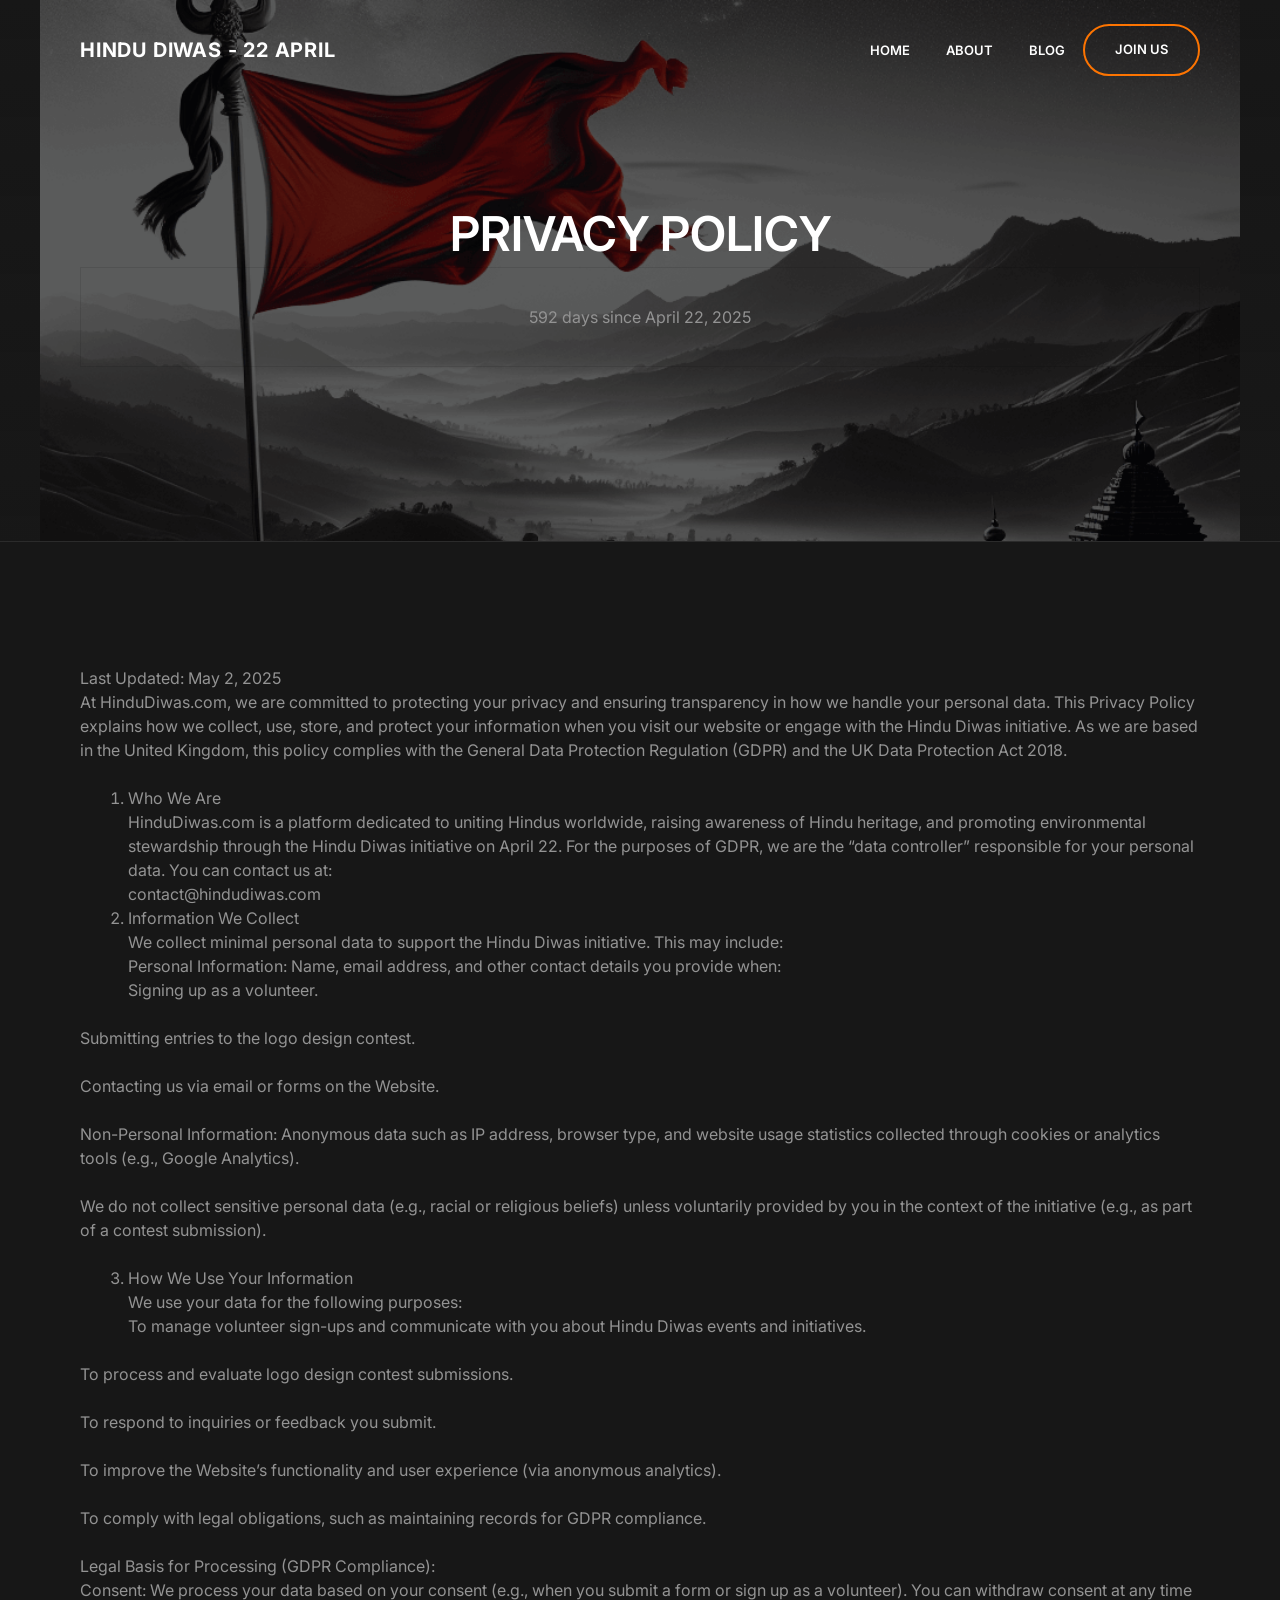
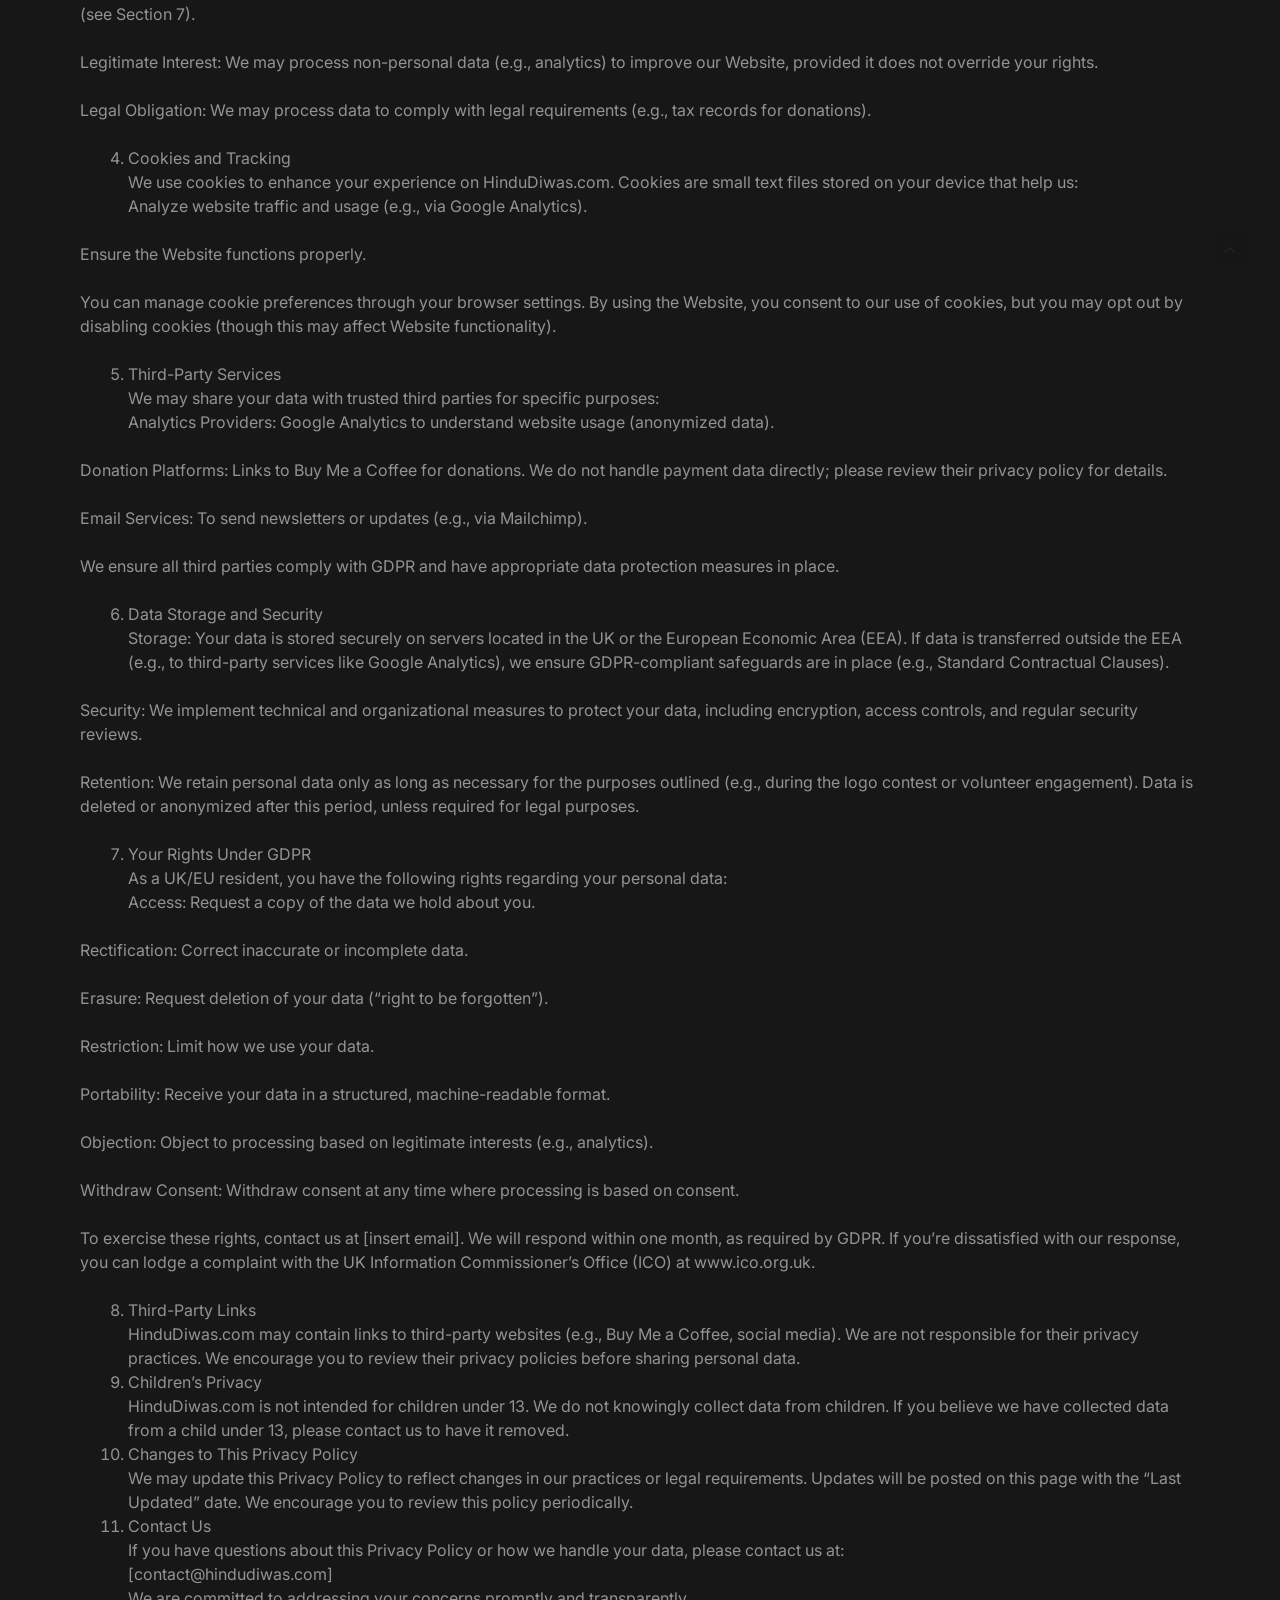
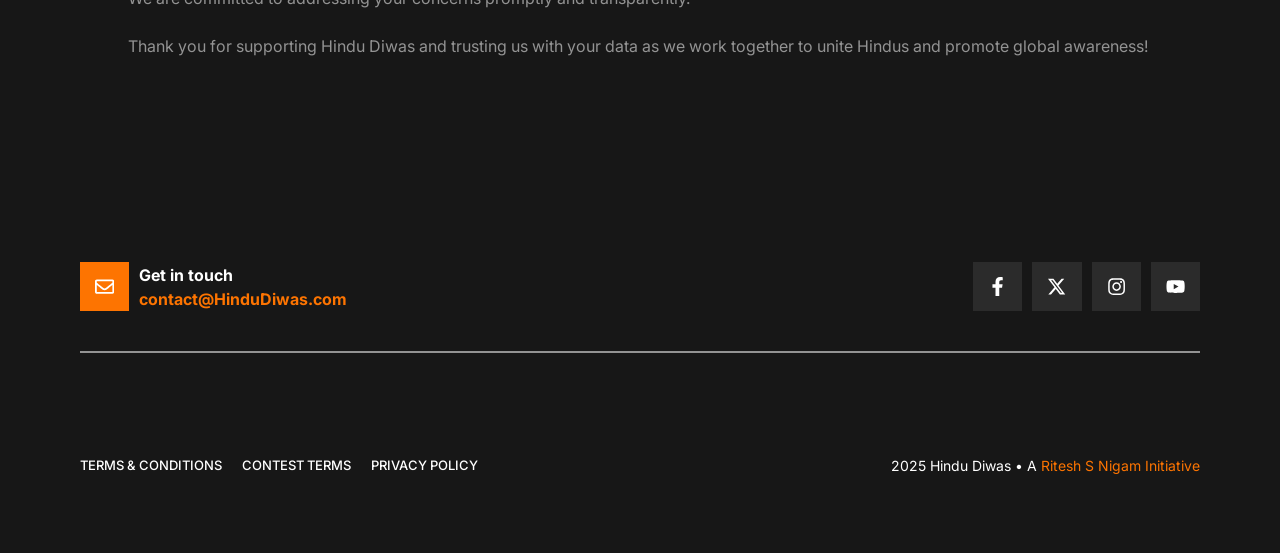
<file: privacy-policy/index.html>
<!DOCTYPE html>
<html lang="en-US">
<head>
	<meta charset="UTF-8">
	<title>Privacy Policy &#x2d; Hindu Diwas &#8211; 22 April</title>
	<style>img:is([sizes="auto" i], [sizes^="auto," i]) { contain-intrinsic-size: 3000px 1500px }</style>
	<meta name="viewport" content="width=device-width, initial-scale=1">
<!-- The SEO Framework by Sybre Waaijer -->
<meta name="robots" content="max-snippet:-1,max-image-preview:large,max-video-preview:-1">
<link rel="canonical" href="/privacy-policy/">
<meta name="description" content="Last Updated: May 2, 2025 At HinduDiwas.com, we are committed to protecting your privacy and ensuring transparency in how we handle your personal data.">
<meta property="og:type" content="website">
<meta property="og:locale" content="en_US">
<meta property="og:site_name" content="Hindu Diwas &#8211; 22 April">
<meta property="og:title" content="Privacy Policy">
<meta property="og:description" content="Last Updated: May 2, 2025 At HinduDiwas.com, we are committed to protecting your privacy and ensuring transparency in how we handle your personal data. This Privacy Policy explains how we collect, use&#8230;">
<meta property="og:url" content="/privacy-policy/">
<meta property="og:image" content="/wp-content/uploads/2025/04/22.png">
<meta property="og:image:width" content="500">
<meta property="og:image:height" content="500">
<meta name="twitter:card" content="summary_large_image">
<meta name="twitter:title" content="Privacy Policy">
<meta name="twitter:description" content="Last Updated: May 2, 2025 At HinduDiwas.com, we are committed to protecting your privacy and ensuring transparency in how we handle your personal data. This Privacy Policy explains how we collect, use&#8230;">
<meta name="twitter:image" content="/wp-content/uploads/2025/04/22.png">
<script type="application/ld+json">{"@context":"https://schema.org","@graph":[{"@type":"WebSite","@id":"/#/schema/WebSite","url":"/","name":"Hindu Diwas – 22 April","inLanguage":"en-US","potentialAction":{"@type":"SearchAction","target":{"@type":"EntryPoint","urlTemplate":"/search/{search_term_string}/"},"query-input":"required name=search_term_string"},"publisher":{"@type":"Organization","@id":"/#/schema/Organization","name":"Hindu Diwas – 22 April","url":"/","logo":{"@type":"ImageObject","url":"/wp-content/uploads/2025/04/cropped-22.png","contentUrl":"/wp-content/uploads/2025/04/cropped-22.png","width":512,"height":512,"contentSize":"29607"}}},{"@type":"WebPage","@id":"/privacy-policy/","url":"/privacy-policy/","name":"Privacy Policy - Hindu Diwas – 22 April","description":"Last Updated: May 2, 2025 At HinduDiwas.com, we are committed to protecting your privacy and ensuring transparency in how we handle your personal data.","inLanguage":"en-US","isPartOf":{"@id":"/#/schema/WebSite"},"breadcrumb":{"@type":"BreadcrumbList","@id":"/#/schema/BreadcrumbList","itemListElement":[{"@type":"ListItem","position":1,"item":"/","name":"Hindu Diwas – 22 April"},{"@type":"ListItem","position":2,"name":"Privacy Policy"}]},"potentialAction":{"@type":"ReadAction","target":"/privacy-policy/"}}]}</script>
<!-- / The SEO Framework by Sybre Waaijer | 18.73ms meta | 6.93ms boot -->

<link href="https://fonts.gstatic.com/" crossorigin rel="preconnect">
<link href="https://fonts.googleapis.com/" crossorigin rel="preconnect">
<link rel="alternate" type="application/rss+xml" title="Hindu Diwas - 22 April &raquo; Feed" href="/feed/">
<link rel="alternate" type="application/rss+xml" title="Hindu Diwas - 22 April &raquo; Comments Feed" href="/comments/feed/">
<script>
window._wpemojiSettings = {"baseUrl":"https:\/\/s.w.org\/images\/core\/emoji\/15.1.0\/72x72\/","ext":".png","svgUrl":"https:\/\/s.w.org\/images\/core\/emoji\/15.1.0\/svg\/","svgExt":".svg","source":{"concatemoji":"\/wp-includes\/js\/wp-emoji-release.min.js?ver=6.8.1"}};
/*! This file is auto-generated */
!function(i,n){var o,s,e;function c(e){try{var t={supportTests:e,timestamp:(new Date).valueOf()};sessionStorage.setItem(o,JSON.stringify(t))}catch(e){}}function p(e,t,n){e.clearRect(0,0,e.canvas.width,e.canvas.height),e.fillText(t,0,0);var t=new Uint32Array(e.getImageData(0,0,e.canvas.width,e.canvas.height).data),r=(e.clearRect(0,0,e.canvas.width,e.canvas.height),e.fillText(n,0,0),new Uint32Array(e.getImageData(0,0,e.canvas.width,e.canvas.height).data));return t.every(function(e,t){return e===r[t]})}function u(e,t,n){switch(t){case"flag":return n(e,"🏳️‍⚧️","🏳️​⚧️")?!1:!n(e,"🇺🇳","🇺​🇳")&&!n(e,"🏴󠁧󠁢󠁥󠁮󠁧󠁿","🏴​󠁧​󠁢​󠁥​󠁮​󠁧​󠁿");case"emoji":return!n(e,"🐦‍🔥","🐦​🔥")}return!1}function f(e,t,n){var r="undefined"!=typeof WorkerGlobalScope&&self instanceof WorkerGlobalScope?new OffscreenCanvas(300,150):i.createElement("canvas"),a=r.getContext("2d",{willReadFrequently:!0}),o=(a.textBaseline="top",a.font="600 32px Arial",{});return e.forEach(function(e){o[e]=t(a,e,n)}),o}function t(e){var t=i.createElement("script");t.src=e,t.defer=!0,i.head.appendChild(t)}"undefined"!=typeof Promise&&(o="wpEmojiSettingsSupports",s=["flag","emoji"],n.supports={everything:!0,everythingExceptFlag:!0},e=new Promise(function(e){i.addEventListener("DOMContentLoaded",e,{once:!0})}),new Promise(function(t){var n=function(){try{var e=JSON.parse(sessionStorage.getItem(o));if("object"==typeof e&&"number"==typeof e.timestamp&&(new Date).valueOf()<e.timestamp+604800&&"object"==typeof e.supportTests)return e.supportTests}catch(e){}return null}();if(!n){if("undefined"!=typeof Worker&&"undefined"!=typeof OffscreenCanvas&&"undefined"!=typeof URL&&URL.createObjectURL&&"undefined"!=typeof Blob)try{var e="postMessage("+f.toString()+"("+[JSON.stringify(s),u.toString(),p.toString()].join(",")+"));",r=new Blob([e],{type:"text/javascript"}),a=new Worker(URL.createObjectURL(r),{name:"wpTestEmojiSupports"});return void(a.onmessage=function(e){c(n=e.data),a.terminate(),t(n)})}catch(e){}c(n=f(s,u,p))}t(n)}).then(function(e){for(var t in e)n.supports[t]=e[t],n.supports.everything=n.supports.everything&&n.supports[t],"flag"!==t&&(n.supports.everythingExceptFlag=n.supports.everythingExceptFlag&&n.supports[t]);n.supports.everythingExceptFlag=n.supports.everythingExceptFlag&&!n.supports.flag,n.DOMReady=!1,n.readyCallback=function(){n.DOMReady=!0}}).then(function(){return e}).then(function(){var e;n.supports.everything||(n.readyCallback(),(e=n.source||{}).concatemoji?t(e.concatemoji):e.wpemoji&&e.twemoji&&(t(e.twemoji),t(e.wpemoji)))}))}((window,document),window._wpemojiSettings);
</script>
<style id="wp-emoji-styles-inline-css">img.wp-smiley, img.emoji {
		display: inline !important;
		border: none !important;
		box-shadow: none !important;
		height: 1em !important;
		width: 1em !important;
		margin: 0 0.07em !important;
		vertical-align: -0.1em !important;
		background: none !important;
		padding: 0 !important;
	}</style>
<link rel="stylesheet" id="wp-block-library-css" href="/wp-includes/css/dist/block-library/style.min.css?ver=6.8.1" media="all">
<style id="classic-theme-styles-inline-css">/*! This file is auto-generated */
.wp-block-button__link{color:#fff;background-color:#32373c;border-radius:9999px;box-shadow:none;text-decoration:none;padding:calc(.667em + 2px) calc(1.333em + 2px);font-size:1.125em}.wp-block-file__button{background:#32373c;color:#fff;text-decoration:none}</style>
<style id="global-styles-inline-css">:root{--wp--preset--aspect-ratio--square: 1;--wp--preset--aspect-ratio--4-3: 4/3;--wp--preset--aspect-ratio--3-4: 3/4;--wp--preset--aspect-ratio--3-2: 3/2;--wp--preset--aspect-ratio--2-3: 2/3;--wp--preset--aspect-ratio--16-9: 16/9;--wp--preset--aspect-ratio--9-16: 9/16;--wp--preset--color--black: #000000;--wp--preset--color--cyan-bluish-gray: #abb8c3;--wp--preset--color--white: #ffffff;--wp--preset--color--pale-pink: #f78da7;--wp--preset--color--vivid-red: #cf2e2e;--wp--preset--color--luminous-vivid-orange: #ff6900;--wp--preset--color--luminous-vivid-amber: #fcb900;--wp--preset--color--light-green-cyan: #7bdcb5;--wp--preset--color--vivid-green-cyan: #00d084;--wp--preset--color--pale-cyan-blue: #8ed1fc;--wp--preset--color--vivid-cyan-blue: #0693e3;--wp--preset--color--vivid-purple: #9b51e0;--wp--preset--color--contrast: var(--contrast);--wp--preset--color--contrast-2: var(--contrast-2);--wp--preset--color--contrast-3: var(--contrast-3);--wp--preset--color--contrast-4: var(--contrast-4);--wp--preset--color--base: var(--base);--wp--preset--color--base-2: var(--base-2);--wp--preset--color--accent: var(--accent);--wp--preset--gradient--vivid-cyan-blue-to-vivid-purple: linear-gradient(135deg,rgba(6,147,227,1) 0%,rgb(155,81,224) 100%);--wp--preset--gradient--light-green-cyan-to-vivid-green-cyan: linear-gradient(135deg,rgb(122,220,180) 0%,rgb(0,208,130) 100%);--wp--preset--gradient--luminous-vivid-amber-to-luminous-vivid-orange: linear-gradient(135deg,rgba(252,185,0,1) 0%,rgba(255,105,0,1) 100%);--wp--preset--gradient--luminous-vivid-orange-to-vivid-red: linear-gradient(135deg,rgba(255,105,0,1) 0%,rgb(207,46,46) 100%);--wp--preset--gradient--very-light-gray-to-cyan-bluish-gray: linear-gradient(135deg,rgb(238,238,238) 0%,rgb(169,184,195) 100%);--wp--preset--gradient--cool-to-warm-spectrum: linear-gradient(135deg,rgb(74,234,220) 0%,rgb(151,120,209) 20%,rgb(207,42,186) 40%,rgb(238,44,130) 60%,rgb(251,105,98) 80%,rgb(254,248,76) 100%);--wp--preset--gradient--blush-light-purple: linear-gradient(135deg,rgb(255,206,236) 0%,rgb(152,150,240) 100%);--wp--preset--gradient--blush-bordeaux: linear-gradient(135deg,rgb(254,205,165) 0%,rgb(254,45,45) 50%,rgb(107,0,62) 100%);--wp--preset--gradient--luminous-dusk: linear-gradient(135deg,rgb(255,203,112) 0%,rgb(199,81,192) 50%,rgb(65,88,208) 100%);--wp--preset--gradient--pale-ocean: linear-gradient(135deg,rgb(255,245,203) 0%,rgb(182,227,212) 50%,rgb(51,167,181) 100%);--wp--preset--gradient--electric-grass: linear-gradient(135deg,rgb(202,248,128) 0%,rgb(113,206,126) 100%);--wp--preset--gradient--midnight: linear-gradient(135deg,rgb(2,3,129) 0%,rgb(40,116,252) 100%);--wp--preset--font-size--small: 13px;--wp--preset--font-size--medium: 20px;--wp--preset--font-size--large: 36px;--wp--preset--font-size--x-large: 42px;--wp--preset--spacing--20: 0.44rem;--wp--preset--spacing--30: 0.67rem;--wp--preset--spacing--40: 1rem;--wp--preset--spacing--50: 1.5rem;--wp--preset--spacing--60: 2.25rem;--wp--preset--spacing--70: 3.38rem;--wp--preset--spacing--80: 5.06rem;--wp--preset--shadow--natural: 6px 6px 9px rgba(0, 0, 0, 0.2);--wp--preset--shadow--deep: 12px 12px 50px rgba(0, 0, 0, 0.4);--wp--preset--shadow--sharp: 6px 6px 0px rgba(0, 0, 0, 0.2);--wp--preset--shadow--outlined: 6px 6px 0px -3px rgba(255, 255, 255, 1), 6px 6px rgba(0, 0, 0, 1);--wp--preset--shadow--crisp: 6px 6px 0px rgba(0, 0, 0, 1);}:where(.is-layout-flex){gap: 0.5em;}:where(.is-layout-grid){gap: 0.5em;}body .is-layout-flex{display: flex;}.is-layout-flex{flex-wrap: wrap;align-items: center;}.is-layout-flex > :is(*, div){margin: 0;}body .is-layout-grid{display: grid;}.is-layout-grid > :is(*, div){margin: 0;}:where(.wp-block-columns.is-layout-flex){gap: 2em;}:where(.wp-block-columns.is-layout-grid){gap: 2em;}:where(.wp-block-post-template.is-layout-flex){gap: 1.25em;}:where(.wp-block-post-template.is-layout-grid){gap: 1.25em;}.has-black-color{color: var(--wp--preset--color--black) !important;}.has-cyan-bluish-gray-color{color: var(--wp--preset--color--cyan-bluish-gray) !important;}.has-white-color{color: var(--wp--preset--color--white) !important;}.has-pale-pink-color{color: var(--wp--preset--color--pale-pink) !important;}.has-vivid-red-color{color: var(--wp--preset--color--vivid-red) !important;}.has-luminous-vivid-orange-color{color: var(--wp--preset--color--luminous-vivid-orange) !important;}.has-luminous-vivid-amber-color{color: var(--wp--preset--color--luminous-vivid-amber) !important;}.has-light-green-cyan-color{color: var(--wp--preset--color--light-green-cyan) !important;}.has-vivid-green-cyan-color{color: var(--wp--preset--color--vivid-green-cyan) !important;}.has-pale-cyan-blue-color{color: var(--wp--preset--color--pale-cyan-blue) !important;}.has-vivid-cyan-blue-color{color: var(--wp--preset--color--vivid-cyan-blue) !important;}.has-vivid-purple-color{color: var(--wp--preset--color--vivid-purple) !important;}.has-black-background-color{background-color: var(--wp--preset--color--black) !important;}.has-cyan-bluish-gray-background-color{background-color: var(--wp--preset--color--cyan-bluish-gray) !important;}.has-white-background-color{background-color: var(--wp--preset--color--white) !important;}.has-pale-pink-background-color{background-color: var(--wp--preset--color--pale-pink) !important;}.has-vivid-red-background-color{background-color: var(--wp--preset--color--vivid-red) !important;}.has-luminous-vivid-orange-background-color{background-color: var(--wp--preset--color--luminous-vivid-orange) !important;}.has-luminous-vivid-amber-background-color{background-color: var(--wp--preset--color--luminous-vivid-amber) !important;}.has-light-green-cyan-background-color{background-color: var(--wp--preset--color--light-green-cyan) !important;}.has-vivid-green-cyan-background-color{background-color: var(--wp--preset--color--vivid-green-cyan) !important;}.has-pale-cyan-blue-background-color{background-color: var(--wp--preset--color--pale-cyan-blue) !important;}.has-vivid-cyan-blue-background-color{background-color: var(--wp--preset--color--vivid-cyan-blue) !important;}.has-vivid-purple-background-color{background-color: var(--wp--preset--color--vivid-purple) !important;}.has-black-border-color{border-color: var(--wp--preset--color--black) !important;}.has-cyan-bluish-gray-border-color{border-color: var(--wp--preset--color--cyan-bluish-gray) !important;}.has-white-border-color{border-color: var(--wp--preset--color--white) !important;}.has-pale-pink-border-color{border-color: var(--wp--preset--color--pale-pink) !important;}.has-vivid-red-border-color{border-color: var(--wp--preset--color--vivid-red) !important;}.has-luminous-vivid-orange-border-color{border-color: var(--wp--preset--color--luminous-vivid-orange) !important;}.has-luminous-vivid-amber-border-color{border-color: var(--wp--preset--color--luminous-vivid-amber) !important;}.has-light-green-cyan-border-color{border-color: var(--wp--preset--color--light-green-cyan) !important;}.has-vivid-green-cyan-border-color{border-color: var(--wp--preset--color--vivid-green-cyan) !important;}.has-pale-cyan-blue-border-color{border-color: var(--wp--preset--color--pale-cyan-blue) !important;}.has-vivid-cyan-blue-border-color{border-color: var(--wp--preset--color--vivid-cyan-blue) !important;}.has-vivid-purple-border-color{border-color: var(--wp--preset--color--vivid-purple) !important;}.has-vivid-cyan-blue-to-vivid-purple-gradient-background{background: var(--wp--preset--gradient--vivid-cyan-blue-to-vivid-purple) !important;}.has-light-green-cyan-to-vivid-green-cyan-gradient-background{background: var(--wp--preset--gradient--light-green-cyan-to-vivid-green-cyan) !important;}.has-luminous-vivid-amber-to-luminous-vivid-orange-gradient-background{background: var(--wp--preset--gradient--luminous-vivid-amber-to-luminous-vivid-orange) !important;}.has-luminous-vivid-orange-to-vivid-red-gradient-background{background: var(--wp--preset--gradient--luminous-vivid-orange-to-vivid-red) !important;}.has-very-light-gray-to-cyan-bluish-gray-gradient-background{background: var(--wp--preset--gradient--very-light-gray-to-cyan-bluish-gray) !important;}.has-cool-to-warm-spectrum-gradient-background{background: var(--wp--preset--gradient--cool-to-warm-spectrum) !important;}.has-blush-light-purple-gradient-background{background: var(--wp--preset--gradient--blush-light-purple) !important;}.has-blush-bordeaux-gradient-background{background: var(--wp--preset--gradient--blush-bordeaux) !important;}.has-luminous-dusk-gradient-background{background: var(--wp--preset--gradient--luminous-dusk) !important;}.has-pale-ocean-gradient-background{background: var(--wp--preset--gradient--pale-ocean) !important;}.has-electric-grass-gradient-background{background: var(--wp--preset--gradient--electric-grass) !important;}.has-midnight-gradient-background{background: var(--wp--preset--gradient--midnight) !important;}.has-small-font-size{font-size: var(--wp--preset--font-size--small) !important;}.has-medium-font-size{font-size: var(--wp--preset--font-size--medium) !important;}.has-large-font-size{font-size: var(--wp--preset--font-size--large) !important;}.has-x-large-font-size{font-size: var(--wp--preset--font-size--x-large) !important;}
:where(.wp-block-post-template.is-layout-flex){gap: 1.25em;}:where(.wp-block-post-template.is-layout-grid){gap: 1.25em;}
:where(.wp-block-columns.is-layout-flex){gap: 2em;}:where(.wp-block-columns.is-layout-grid){gap: 2em;}
:root :where(.wp-block-pullquote){font-size: 1.5em;line-height: 1.6;}</style>
<link rel="stylesheet" id="rt-fontawsome-css" href="/wp-content/plugins/the-post-grid/assets/vendor/font-awesome/css/font-awesome.min.css?ver=7.7.19" media="all">
<link rel="stylesheet" id="rt-tpg-shortcode-css" href="/wp-content/plugins/the-post-grid/assets/css/tpg-shortcode.min.css?ver=7.7.19" media="all">
<link rel="stylesheet" id="generate-style-css" href="/wp-content/themes/generatepress/assets/css/main.min.css?ver=3.5.1" media="all">
<style id="generate-style-inline-css">body{background-color:var(--contrast);color:var(--contrast-4);}a{color:var(--accent);}a:hover, a:focus, a:active{color:var(--base-2);}.wp-block-group__inner-container{max-width:1200px;margin-left:auto;margin-right:auto;}.generate-back-to-top{font-size:20px;border-radius:3px;position:fixed;bottom:30px;right:30px;line-height:40px;width:40px;text-align:center;z-index:10;transition:opacity 300ms ease-in-out;opacity:0.1;transform:translateY(1000px);}.generate-back-to-top__show{opacity:1;transform:translateY(0);}:root{--contrast:#171717;--contrast-2:#2b2b2b;--contrast-3:#616161;--contrast-4:#939393;--base:#d1d1d1;--base-2:#ffffff;--accent:#fd7401;}:root .has-contrast-color{color:var(--contrast);}:root .has-contrast-background-color{background-color:var(--contrast);}:root .has-contrast-2-color{color:var(--contrast-2);}:root .has-contrast-2-background-color{background-color:var(--contrast-2);}:root .has-contrast-3-color{color:var(--contrast-3);}:root .has-contrast-3-background-color{background-color:var(--contrast-3);}:root .has-contrast-4-color{color:var(--contrast-4);}:root .has-contrast-4-background-color{background-color:var(--contrast-4);}:root .has-base-color{color:var(--base);}:root .has-base-background-color{background-color:var(--base);}:root .has-base-2-color{color:var(--base-2);}:root .has-base-2-background-color{background-color:var(--base-2);}:root .has-accent-color{color:var(--accent);}:root .has-accent-background-color{background-color:var(--accent);}h1{font-family:inherit;font-weight:600;font-size:48px;line-height:1.4em;}@media (max-width: 1024px){h1{font-size:42px;}}@media (max-width:768px){h1{font-size:40px;}}h2{font-family:inherit;font-weight:600;font-size:40px;}@media (max-width:768px){h2{font-size:34px;}}h3{font-family:inherit;font-weight:600;font-size:33px;line-height:1.3em;}@media (max-width:768px){h3{font-size:30px;}}h4{font-family:inherit;font-weight:600;font-size:22px;}@media (max-width:768px){h4{font-size:20px;}}h5{font-family:inherit;font-weight:500;font-size:18px;}@media (max-width:768px){h5{font-size:17px;}}h6{font-family:inherit;font-weight:600;font-size:14px;margin-bottom:15px;}body, button, input, select, textarea{font-family:Inter, sans-serif;font-size:16px;}.main-navigation a, .main-navigation .menu-toggle, .main-navigation .menu-bar-items{font-weight:600;text-transform:uppercase;font-size:13px;}.main-title{font-family:inherit;text-transform:uppercase;font-size:20px;letter-spacing:0.04em;}button:not(.menu-toggle),html input[type="button"],input[type="reset"],input[type="submit"],.button,.wp-block-button .wp-block-button__link{font-family:inherit;font-weight:500;}.top-bar{background-color:#636363;color:#ffffff;}.top-bar a{color:#ffffff;}.top-bar a:hover{color:#303030;}.site-header{background-color:var(--contrast);}.main-title a,.main-title a:hover{color:var(--base-2);}.site-description{color:var(--base-2);}.main-navigation .main-nav ul li a, .main-navigation .menu-toggle, .main-navigation .menu-bar-items{color:var(--base-2);}.main-navigation .main-nav ul li:not([class*="current-menu-"]):hover > a, .main-navigation .main-nav ul li:not([class*="current-menu-"]):focus > a, .main-navigation .main-nav ul li.sfHover:not([class*="current-menu-"]) > a, .main-navigation .menu-bar-item:hover > a, .main-navigation .menu-bar-item.sfHover > a{color:var(--base);}button.menu-toggle:hover,button.menu-toggle:focus{color:var(--base-2);}.main-navigation .main-nav ul li[class*="current-menu-"] > a{color:var(--accent);}.navigation-search input[type="search"],.navigation-search input[type="search"]:active, .navigation-search input[type="search"]:focus, .main-navigation .main-nav ul li.search-item.active > a, .main-navigation .menu-bar-items .search-item.active > a{color:var(--base);}.separate-containers .inside-article, .separate-containers .comments-area, .separate-containers .page-header, .one-container .container, .separate-containers .paging-navigation, .inside-page-header{color:var(--contrast-4);background-color:var(--contrast);}.entry-title a{color:var(--contrast-4);}.entry-title a:hover{color:var(--base);}.entry-meta{color:var(--base);}h1{color:var(--base-2);}h2{color:var(--base-2);}h3{color:var(--base-2);}h4{color:var(--base-2);}h5{color:var(--base-2);}h6{color:var(--base-2);}.sidebar .widget{color:var(--base);background-color:var(--contrast-2);}.sidebar .widget a{color:var(--accent);}.sidebar .widget a:hover{color:var(--base-2);}.sidebar .widget .widget-title{color:var(--base-2);}input[type="text"],input[type="email"],input[type="url"],input[type="password"],input[type="search"],input[type="tel"],input[type="number"],textarea,select{color:var(--contrast-4);background-color:var(--contrast-2);border-color:var(--accent);}input[type="text"]:focus,input[type="email"]:focus,input[type="url"]:focus,input[type="password"]:focus,input[type="search"]:focus,input[type="tel"]:focus,input[type="number"]:focus,textarea:focus,select:focus{color:var(--contrast-4);background-color:var(--contrast-2);border-color:var(--base);}button,html input[type="button"],input[type="reset"],input[type="submit"],a.button,a.wp-block-button__link:not(.has-background){color:var(--base-2);background-color:var(--accent);}button:hover,html input[type="button"]:hover,input[type="reset"]:hover,input[type="submit"]:hover,a.button:hover,button:focus,html input[type="button"]:focus,input[type="reset"]:focus,input[type="submit"]:focus,a.button:focus,a.wp-block-button__link:not(.has-background):active,a.wp-block-button__link:not(.has-background):focus,a.wp-block-button__link:not(.has-background):hover{color:var(--accent);background-color:var(--base-2);}a.generate-back-to-top{background-color:rgba( 0,0,0,0.4 );color:var(--accent);}a.generate-back-to-top:hover,a.generate-back-to-top:focus{background-color:var(--accent);color:var(--base-2);}:root{--gp-search-modal-bg-color:var(--base-3);--gp-search-modal-text-color:var(--contrast);--gp-search-modal-overlay-bg-color:rgba(0,0,0,0.2);}@media (max-width: 860px){.main-navigation .menu-bar-item:hover > a, .main-navigation .menu-bar-item.sfHover > a{background:none;color:var(--base-2);}}.nav-below-header .main-navigation .inside-navigation.grid-container, .nav-above-header .main-navigation .inside-navigation.grid-container{padding:0px 22px 0px 22px;}.separate-containers .inside-article, .separate-containers .comments-area, .separate-containers .page-header, .separate-containers .paging-navigation, .one-container .site-content, .inside-page-header{padding:100px 40px 100px 40px;}.site-main .wp-block-group__inner-container{padding:100px 40px 100px 40px;}.separate-containers .paging-navigation{padding-top:20px;padding-bottom:20px;}.entry-content .alignwide, body:not(.no-sidebar) .entry-content .alignfull{margin-left:-40px;width:calc(100% + 80px);max-width:calc(100% + 80px);}.sidebar .widget, .page-header, .widget-area .main-navigation, .site-main > *{margin-bottom:40px;}.separate-containers .site-main{margin:40px;}.both-right .inside-left-sidebar,.both-left .inside-left-sidebar{margin-right:20px;}.both-right .inside-right-sidebar,.both-left .inside-right-sidebar{margin-left:20px;}.one-container.archive .post:not(:last-child):not(.is-loop-template-item), .one-container.blog .post:not(:last-child):not(.is-loop-template-item){padding-bottom:100px;}.separate-containers .featured-image{margin-top:40px;}.separate-containers .inside-right-sidebar, .separate-containers .inside-left-sidebar{margin-top:40px;margin-bottom:40px;}.main-navigation .main-nav ul li a,.menu-toggle,.main-navigation .menu-bar-item > a{padding-left:18px;padding-right:18px;}.main-navigation .main-nav ul ul li a{padding:10px 18px 10px 18px;}.rtl .menu-item-has-children .dropdown-menu-toggle{padding-left:18px;}.menu-item-has-children .dropdown-menu-toggle{padding-right:18px;}.rtl .main-navigation .main-nav ul li.menu-item-has-children > a{padding-right:18px;}@media (max-width:768px){.separate-containers .inside-article, .separate-containers .comments-area, .separate-containers .page-header, .separate-containers .paging-navigation, .one-container .site-content, .inside-page-header{padding:60px 30px 60px 30px;}.site-main .wp-block-group__inner-container{padding:60px 30px 60px 30px;}.inside-top-bar{padding-right:30px;padding-left:30px;}.inside-header{padding-right:30px;padding-left:30px;}.widget-area .widget{padding-top:30px;padding-right:30px;padding-bottom:30px;padding-left:30px;}.footer-widgets-container{padding-top:30px;padding-right:30px;padding-bottom:30px;padding-left:30px;}.inside-site-info{padding-right:30px;padding-left:30px;}.entry-content .alignwide, body:not(.no-sidebar) .entry-content .alignfull{margin-left:-30px;width:calc(100% + 60px);max-width:calc(100% + 60px);}.one-container .site-main .paging-navigation{margin-bottom:40px;}}/* End cached CSS */.is-right-sidebar{width:30%;}.is-left-sidebar{width:30%;}.site-content .content-area{width:100%;}@media (max-width: 860px){.main-navigation .menu-toggle,.sidebar-nav-mobile:not(#sticky-placeholder){display:block;}.main-navigation ul,.gen-sidebar-nav,.main-navigation:not(.slideout-navigation):not(.toggled) .main-nav > ul,.has-inline-mobile-toggle #site-navigation .inside-navigation > *:not(.navigation-search):not(.main-nav){display:none;}.nav-align-right .inside-navigation,.nav-align-center .inside-navigation{justify-content:space-between;}.has-inline-mobile-toggle .mobile-menu-control-wrapper{display:flex;flex-wrap:wrap;}.has-inline-mobile-toggle .inside-header{flex-direction:row;text-align:left;flex-wrap:wrap;}.has-inline-mobile-toggle .header-widget,.has-inline-mobile-toggle #site-navigation{flex-basis:100%;}.nav-float-left .has-inline-mobile-toggle #site-navigation{order:10;}}
.dynamic-author-image-rounded{border-radius:100%;}.dynamic-featured-image, .dynamic-author-image{vertical-align:middle;}.one-container.blog .dynamic-content-template:not(:last-child), .one-container.archive .dynamic-content-template:not(:last-child){padding-bottom:0px;}.dynamic-entry-excerpt > p:last-child{margin-bottom:0px;}
.page-hero .inside-page-hero.grid-container{max-width:calc(1200px - 0px - 0px);}.inside-page-hero > *:last-child{margin-bottom:0px;}.page-hero time.updated{display:none;}.header-wrap{position:absolute;left:0px;right:0px;z-index:10;}.header-wrap .site-header{background:transparent;}</style>
<link rel="stylesheet" id="generate-google-fonts-css" href="https://fonts.googleapis.com/css?family=Inter%3A100%2C200%2C300%2Cregular%2C500%2C600%2C700%2C800%2C900&#038;display=auto&#038;ver=3.5.1" media="all">
<style id="generateblocks-inline-css">a.gb-button-5faeb93f{display:inline-flex;align-items:center;justify-content:center;text-align:center;padding:15px;background-color:var(--accent);color:var(--base-2);text-decoration:none;}a.gb-button-5faeb93f:hover, a.gb-button-5faeb93f:active, a.gb-button-5faeb93f:focus{background-color:var(--contrast-2);color:var(--base-2);}a.gb-button-5faeb93f .gb-icon{line-height:0;}a.gb-button-5faeb93f .gb-icon svg{width:1.2em;height:1.2em;fill:currentColor;}p.gb-headline-b262b099{font-weight:700;margin-bottom:0px;color:var(--base-2);}p.gb-headline-b262b099 a{color:var(--accent);}p.gb-headline-b262b099 a:hover{color:var(--base-2);}@media (max-width: 1024px) {a.gb-button-5faeb93f .gb-icon svg{width:1em;height:1em;}}:root{--gb-container-width:1200px;}.gb-container .wp-block-image img{vertical-align:middle;}.gb-grid-wrapper .wp-block-image{margin-bottom:0;}.gb-highlight{background:none;}.gb-shape{line-height:0;}.gb-text-7b643a38{align-items:center;color:var(--base-2);display:inline-flex;font-weight:700;justify-content:center;text-align:center;text-decoration:none;border:2px solid var(--accent);border-radius:9999px;padding:14px 30px}.gb-text-7b643a38:is(:hover,:focus){background-color:var(--accent);color:var(--base-2)}.gb-text-82ad30ef{align-items:center;background-color:var(--accent);color:var(--base-2);display:inline-flex;font-weight:700;justify-content:center;text-align:center;text-decoration:none;padding:14px 70px 14px 17px}.gb-text-82ad30ef:is(:hover,:focus){background-color:var(--base-2);color:var(--accent)}.gb-text-98004d80{align-items:center;background-color:#2b2b2b;color:#ffffff;display:inline-flex;justify-content:center;text-align:center;text-decoration:none;padding:15px}.gb-text-98004d80:is(:hover,:focus){background-color:#fd7401}.gb-text-98004d80 .gb-shape svg{width:1.2em;height:1.2em;fill:currentColor}.gb-text-72a48bcd{align-items:center;background-color:#2b2b2b;color:#ffffff;display:inline-flex;justify-content:center;text-align:center;text-decoration:none;padding:15px}.gb-text-72a48bcd:is(:hover,:focus){background-color:#fd7401}.gb-text-72a48bcd .gb-shape svg{width:1.2em;height:1.2em;fill:currentColor}.gb-text-6589660c{align-items:center;background-color:#2b2b2b;color:#ffffff;display:inline-flex;justify-content:center;text-align:center;text-decoration:none;padding:15px}.gb-text-6589660c:is(:hover,:focus){background-color:#fd7401}.gb-text-6589660c .gb-shape svg{width:1.2em;height:1.2em;fill:currentColor}.gb-text-1bead7a1{align-items:center;background-color:#2b2b2b;color:#ffffff;display:inline-flex;justify-content:center;text-align:center;text-decoration:none;padding:15px}.gb-text-1bead7a1:is(:hover,:focus){background-color:#fd7401}.gb-text-1bead7a1 .gb-shape svg{width:1.2em;height:1.2em;fill:currentColor}.gb-text-463a7804{color:var(--base-2);font-size:13px;font-weight:500;margin-bottom:0px;text-transform:uppercase}.gb-text-463a7804 a{color:var(--base-2)}.gb-text-463a7804 a:hover{color:var(--accent)}.gb-text-6d637b46{color:var(--base-2);font-size:13px;font-weight:500;margin-bottom:0px;text-transform:uppercase}.gb-text-6d637b46 a{color:var(--base-2)}.gb-text-6d637b46 a:hover{color:var(--accent)}.gb-text-abee2bdc{color:var(--base-2);font-size:13px;font-weight:500;margin-bottom:0px;text-transform:uppercase}.gb-text-abee2bdc a{color:var(--base-2)}.gb-text-abee2bdc a:hover{color:var(--accent)}.gb-text-dc1ddd1e{color:var(--base-2);font-size:14px;line-height:1.8em;margin-bottom:0px}@media (max-width:767px){.gb-text-dc1ddd1e{text-align:center}}.gb-text-92e73a8f{margin-bottom:0px;text-align:center;text-transform:uppercase}.gb-element-8dad9bba{background-blend-mode:normal,normal;overflow-x:hidden;overflow-y:hidden;position:relative;background:linear-gradient(180deg,rgb(23,23,23) 50%,rgba(23,23,23,0.9) 100%),url(https://sites.generatepress.com/workout/wp-content/uploads/sites/118/2022/03/bruno-nascimento-PHIgYUGQPvU-unsplash.jpg) center /cover no-repeat}.gb-element-c4a0cce9{margin-left:auto;margin-right:auto;max-width:var(--gb-container-width);position:relative;z-index:1;padding:80px 40px 50px 40px}@media (max-width:767px){.gb-element-c4a0cce9{padding-left:30px;padding-right:30px}}.gb-element-9f060c52{column-gap:40px;display:flex}@media (max-width:767px){.gb-element-9f060c52{flex-direction:column;row-gap:20px}}.gb-element-01289f71{align-items:center;column-gap:10px;display:flex}@media (max-width:767px){.gb-element-01289f71{width:100%}}.gb-element-95fab478{column-gap:10px;display:flex;flex-grow:1;justify-content:flex-end}@media (max-width:767px){.gb-element-95fab478{justify-content:flex-start}}.gb-element-0289e3c8{column-gap:20px;display:flex;margin-left:auto;margin-right:auto;margin-top:100px;max-width:var(--gb-container-width)}@media (max-width:1024px){.gb-element-0289e3c8{align-items:center}}@media (max-width:767px){.gb-element-0289e3c8{flex-direction:column;row-gap:20px}}.gb-element-7df83d21{align-items:center;column-gap:20px;display:flex}@media (max-width:767px){.gb-element-7df83d21{flex-grow:1;flex-wrap:wrap;justify-content:center;row-gap:6px}}.gb-element-62cdb1a5{flex-grow:1;text-align:right}@media (max-width:767px){.gb-element-62cdb1a5{text-align:center;width:100%}}.gb-element-3c8298ea{background-blend-mode:normal,normal;overflow-x:hidden;overflow-y:hidden;position:relative;background:linear-gradient(180deg,rgb(23,23,23) 0%,rgba(23,23,23,0.7) 100%),url(https://sites.generatepress.com/workout/wp-content/uploads/sites/118/2022/03/sven-mieke-jO6vBWX9h9Y-unsplash.jpg) center /cover no-repeat;border-bottom:1px solid var(--contrast-2)}.gb-element-5f5701ba{background-blend-mode:normal;background-image:url(/wp-content/uploads/2025/04/herosection-banner-1.png);background-position:center;background-repeat:no-repeat;background-size:cover;margin-left:auto;margin-right:auto;max-width:var(--gb-container-width);position:relative;z-index:1;padding:200px 40px 150px 40px}@media (max-width:767px){.gb-element-5f5701ba{padding:120px 30px 50px 30px}}</style>
<link rel="stylesheet" id="generate-offside-css" href="/wp-content/plugins/gp-premium/menu-plus/functions/css/offside.min.css?ver=2.5.2" media="all">
<style id="generate-offside-inline-css">:root{--gp-slideout-width:265px;}.slideout-navigation.main-navigation{background-color:var(--contrast);}.slideout-navigation, .slideout-navigation a{color:var(--base-2);}.slideout-navigation button.slideout-exit{color:var(--base-2);padding-left:18px;padding-right:18px;}.slide-opened nav.toggled .menu-toggle:before{display:none;}@media (max-width: 860px){.menu-bar-item.slideout-toggle{display:none;}}</style>
<script src="/wp-includes/js/jquery/jquery.min.js?ver=3.7.1" id="jquery-core-js"></script>
<script src="/wp-includes/js/jquery/jquery-migrate.min.js?ver=3.4.1" id="jquery-migrate-js"></script>
<link rel="https://api.w.org/" href="/wp-json/">
<link rel="alternate" title="JSON" type="application/json" href="/wp-json/wp/v2/pages/1176">
<link rel="EditURI" type="application/rsd+xml" title="RSD" href="/xmlrpc.php?rsd">
<link rel="alternate" title="oEmbed (JSON)" type="application/json+oembed" href="/wp-json/oembed/1.0/embed?url=%2Fprivacy-policy%2F">
<link rel="alternate" title="oEmbed (XML)" type="text/xml+oembed" href="/wp-json/oembed/1.0/embed?url=%2Fprivacy-policy%2F#038;format=xml">
<!-- HFCM by 99 Robots - Snippet # 1:  -->
<script>(function(w, d, t, h, s, n) {
    w.FlodeskObject = n;
    var fn = function() {
      (w[n].q = w[n].q || []).push(arguments);
    };
    w[n] = w[n] || fn;
    var f = d.getElementsByTagName(t)[0];
    var v = '?v=' + Math.floor(new Date().getTime() / (120 * 1000)) * 60;
    var sm = d.createElement(t);
    sm.async = true;
    sm.type = 'module';
    sm.src = h + s + '.mjs' + v;
    f.parentNode.insertBefore(sm, f);
    var sn = d.createElement(t);
    sn.async = true;
    sn.noModule = true;
    sn.src = h + s + '.js' + v;
    f.parentNode.insertBefore(sn, f);
  })(window, document, 'script', 'https://assets.flodesk.com', '/universal', 'fd');</script>
<script>window.fd('form', {
    formId: '68119ef3aa29b92b0bad058a'
  });</script>
<!-- /end HFCM by 99 Robots -->
        <style>:root {
                --tpg-primary-color: #0d6efd;
                --tpg-secondary-color: #0654c4;
                --tpg-primary-light: #c4d0ff
            }

                        body .rt-tpg-container .rt-loading,
            body #bottom-script-loader .rt-ball-clip-rotate {
                color: #0367bf !important;
            }</style>
		<link rel="icon" href="/wp-content/uploads/2025/04/cropped-22-32x32.png" sizes="32x32">
<link rel="icon" href="/wp-content/uploads/2025/04/cropped-22-192x192.png" sizes="192x192">
<link rel="apple-touch-icon" href="/wp-content/uploads/2025/04/cropped-22-180x180.png">
<meta name="msapplication-TileImage" content="/wp-content/uploads/2025/04/cropped-22-270x270.png">
		<style id="wp-custom-css">/* GeneratePress Site CSS */ /* Sidebar margin on mobile */
@media (max-width: 768px) {
	.sidebar {
		margin-top: 4em;
	}
} /* End GeneratePress Site CSS */</style>
		</head>

<body class="wp-singular page-template-default page page-id-1176 wp-embed-responsive wp-theme-generatepress post-image-aligned-center slideout-enabled slideout-mobile sticky-menu-fade rttpg rttpg-7.7.19 radius-frontend rttpg-body-wrap no-sidebar nav-float-right one-container header-aligned-left dropdown-hover" itemtype="https://schema.org/WebPage" itemscope>
	<div class="header-wrap">
<a class="screen-reader-text skip-link" href="#content" title="Skip to content">Skip to content</a>		<header class="site-header has-inline-mobile-toggle" id="masthead" aria-label="Site" itemtype="https://schema.org/WPHeader" itemscope>
			<div class="inside-header grid-container">
				<div class="site-branding">
						<p class="main-title" itemprop="headline">
					<a href="/" rel="home">Hindu Diwas - 22 April</a>
				</p>
						
					</div>	<nav class="main-navigation mobile-menu-control-wrapper" id="mobile-menu-control-wrapper" aria-label="Mobile Toggle">
		<div class="menu-bar-items">
<a class="gb-text gb-text-7b643a38 hide-on-mobile" href="/volunteer-with-us/">Join Us</a>
</div>		<button data-nav="site-navigation" class="menu-toggle" aria-controls="generate-slideout-menu" aria-expanded="false">
			<span class="gp-icon icon-menu-bars"><svg viewbox="0 0 512 512" aria-hidden="true" xmlns="http://www.w3.org/2000/svg" width="1em" height="1em"><path d="M0 96c0-13.255 10.745-24 24-24h464c13.255 0 24 10.745 24 24s-10.745 24-24 24H24c-13.255 0-24-10.745-24-24zm0 160c0-13.255 10.745-24 24-24h464c13.255 0 24 10.745 24 24s-10.745 24-24 24H24c-13.255 0-24-10.745-24-24zm0 160c0-13.255 10.745-24 24-24h464c13.255 0 24 10.745 24 24s-10.745 24-24 24H24c-13.255 0-24-10.745-24-24z"></path></svg><svg viewbox="0 0 512 512" aria-hidden="true" xmlns="http://www.w3.org/2000/svg" width="1em" height="1em"><path d="M71.029 71.029c9.373-9.372 24.569-9.372 33.942 0L256 222.059l151.029-151.03c9.373-9.372 24.569-9.372 33.942 0 9.372 9.373 9.372 24.569 0 33.942L289.941 256l151.03 151.029c9.372 9.373 9.372 24.569 0 33.942-9.373 9.372-24.569 9.372-33.942 0L256 289.941l-151.029 151.03c-9.373 9.372-24.569 9.372-33.942 0-9.372-9.373-9.372-24.569 0-33.942L222.059 256 71.029 104.971c-9.372-9.373-9.372-24.569 0-33.942z"></path></svg></span><span class="screen-reader-text">Menu</span>		</button>
	</nav>
			<nav class="main-navigation has-menu-bar-items sub-menu-right" id="site-navigation" aria-label="Primary" itemtype="https://schema.org/SiteNavigationElement" itemscope>
			<div class="inside-navigation grid-container">
								<button class="menu-toggle" aria-controls="generate-slideout-menu" aria-expanded="false">
					<span class="gp-icon icon-menu-bars"><svg viewbox="0 0 512 512" aria-hidden="true" xmlns="http://www.w3.org/2000/svg" width="1em" height="1em"><path d="M0 96c0-13.255 10.745-24 24-24h464c13.255 0 24 10.745 24 24s-10.745 24-24 24H24c-13.255 0-24-10.745-24-24zm0 160c0-13.255 10.745-24 24-24h464c13.255 0 24 10.745 24 24s-10.745 24-24 24H24c-13.255 0-24-10.745-24-24zm0 160c0-13.255 10.745-24 24-24h464c13.255 0 24 10.745 24 24s-10.745 24-24 24H24c-13.255 0-24-10.745-24-24z"></path></svg><svg viewbox="0 0 512 512" aria-hidden="true" xmlns="http://www.w3.org/2000/svg" width="1em" height="1em"><path d="M71.029 71.029c9.373-9.372 24.569-9.372 33.942 0L256 222.059l151.029-151.03c9.373-9.372 24.569-9.372 33.942 0 9.372 9.373 9.372 24.569 0 33.942L289.941 256l151.03 151.029c9.372 9.373 9.372 24.569 0 33.942-9.373 9.372-24.569 9.372-33.942 0L256 289.941l-151.029 151.03c-9.373 9.372-24.569 9.372-33.942 0-9.372-9.373-9.372-24.569 0-33.942L222.059 256 71.029 104.971c-9.372-9.373-9.372-24.569 0-33.942z"></path></svg></span><span class="screen-reader-text">Menu</span>				</button>
				<div id="primary-menu" class="main-nav"><ul id="menu-main" class=" menu sf-menu">
<li id="menu-item-72" class="menu-item menu-item-type-post_type menu-item-object-page menu-item-home menu-item-72"><a href="/">Home</a></li>
<li id="menu-item-71" class="menu-item menu-item-type-post_type menu-item-object-page menu-item-71"><a href="/about/">About</a></li>
<li id="menu-item-73" class="menu-item menu-item-type-post_type menu-item-object-page menu-item-73"><a href="/blog/">Blog</a></li>
</ul></div>
<div class="menu-bar-items">
<a class="gb-text gb-text-7b643a38 hide-on-mobile" href="/volunteer-with-us/">Join Us</a>
</div>			</div>
		</nav>
					</div>
		</header>
		</div>
<!-- .header-wrap --><div class="page-hero">
					<div class="inside-page-hero grid-container grid-parent">
						<!-- This is a comment -->
					</div>
				</div>
<div class="gb-element-3c8298ea">
<div class="gb-element-5f5701ba">
<h1 class="gb-text gb-text-92e73a8f">Privacy Policy</h1>



<table width="100%" height="100vh" border="0">
        <tr>
            <td align="center" valign="middle">
                <div id="daysSince"></div>
            </td>
        </tr>
    </table>

    <script>// Function to calculate days since April 22, 2025
        function calculateDaysSince() {
            const startDate = new Date('2025-04-22T00:00:00'); // Start date: April 22, 2025
            const currentDate = new Date(); // Current date

            // Calculate the difference in time (milliseconds)
            const timeDifference = currentDate - startDate;

            // Convert time difference to days
            const daysDifference = Math.floor(timeDifference / (1000 * 60 * 60 * 24));

            // Display the result in the desired format
            document.getElementById('daysSince').innerText = `${daysDifference} days since April 22, 2025`;
        }

        // Run the function when the page loads
        window.onload = calculateDaysSince;</script>
</div>
</div>



<p></p>

	<div class="site grid-container container hfeed" id="page">
				<div class="site-content" id="content">
			
	<div class="content-area" id="primary">
		<main class="site-main" id="main">
			
<article id="post-1176" class="post-1176 page type-page status-publish" itemtype="https://schema.org/CreativeWork" itemscope>
	<div class="inside-article">
		
		<div class="entry-content" itemprop="text">
			
<p>Last Updated: May 2, 2025<br>At HinduDiwas.com, we are committed to protecting your privacy and ensuring transparency in how we handle your personal data. This Privacy Policy explains how we collect, use, store, and protect your information when you visit our website or engage with the Hindu Diwas initiative. As we are based in the United Kingdom, this policy complies with the General Data Protection Regulation (GDPR) and the UK Data Protection Act 2018.</p>



<ol class="wp-block-list">
<li>Who We Are<br>HinduDiwas.com is a platform dedicated to uniting Hindus worldwide, raising awareness of Hindu heritage, and promoting environmental stewardship through the Hindu Diwas initiative on April 22. For the purposes of GDPR, we are the &#8220;data controller&#8221; responsible for your personal data. You can contact us at:<br>contact@hindudiwas.com</li>



<li>Information We Collect<br>We collect minimal personal data to support the Hindu Diwas initiative. This may include:<br>Personal Information: Name, email address, and other contact details you provide when:<br>Signing up as a volunteer.</li>
</ol>



<p>Submitting entries to the logo design contest.</p>



<p>Contacting us via email or forms on the Website.</p>



<p>Non-Personal Information: Anonymous data such as IP address, browser type, and website usage statistics collected through cookies or analytics tools (e.g., Google Analytics).</p>



<p>We do not collect sensitive personal data (e.g., racial or religious beliefs) unless voluntarily provided by you in the context of the initiative (e.g., as part of a contest submission).</p>



<ol start="3" class="wp-block-list">
<li>How We Use Your Information<br>We use your data for the following purposes:<br>To manage volunteer sign-ups and communicate with you about Hindu Diwas events and initiatives.</li>
</ol>



<p>To process and evaluate logo design contest submissions.</p>



<p>To respond to inquiries or feedback you submit.</p>



<p>To improve the Website’s functionality and user experience (via anonymous analytics).</p>



<p>To comply with legal obligations, such as maintaining records for GDPR compliance.</p>



<p>Legal Basis for Processing (GDPR Compliance):<br>Consent: We process your data based on your consent (e.g., when you submit a form or sign up as a volunteer). You can withdraw consent at any time (see Section 7).</p>



<p>Legitimate Interest: We may process non-personal data (e.g., analytics) to improve our Website, provided it does not override your rights.</p>



<p>Legal Obligation: We may process data to comply with legal requirements (e.g., tax records for donations).</p>



<ol start="4" class="wp-block-list">
<li>Cookies and Tracking<br>We use cookies to enhance your experience on HinduDiwas.com. Cookies are small text files stored on your device that help us:<br>Analyze website traffic and usage (e.g., via Google Analytics).</li>
</ol>



<p>Ensure the Website functions properly.</p>



<p>You can manage cookie preferences through your browser settings. By using the Website, you consent to our use of cookies, but you may opt out by disabling cookies (though this may affect Website functionality).</p>



<ol start="5" class="wp-block-list">
<li>Third-Party Services<br>We may share your data with trusted third parties for specific purposes:<br>Analytics Providers: Google Analytics to understand website usage (anonymized data).</li>
</ol>



<p>Donation Platforms: Links to Buy Me a Coffee for donations. We do not handle payment data directly; please review their privacy policy for details.</p>



<p>Email Services: To send newsletters or updates (e.g., via Mailchimp).</p>



<p>We ensure all third parties comply with GDPR and have appropriate data protection measures in place.</p>



<ol start="6" class="wp-block-list">
<li>Data Storage and Security<br>Storage: Your data is stored securely on servers located in the UK or the European Economic Area (EEA). If data is transferred outside the EEA (e.g., to third-party services like Google Analytics), we ensure GDPR-compliant safeguards are in place (e.g., Standard Contractual Clauses).</li>
</ol>



<p>Security: We implement technical and organizational measures to protect your data, including encryption, access controls, and regular security reviews.</p>



<p>Retention: We retain personal data only as long as necessary for the purposes outlined (e.g., during the logo contest or volunteer engagement). Data is deleted or anonymized after this period, unless required for legal purposes.</p>



<ol start="7" class="wp-block-list">
<li>Your Rights Under GDPR<br>As a UK/EU resident, you have the following rights regarding your personal data:<br>Access: Request a copy of the data we hold about you.</li>
</ol>



<p>Rectification: Correct inaccurate or incomplete data.</p>



<p>Erasure: Request deletion of your data (&#8220;right to be forgotten&#8221;).</p>



<p>Restriction: Limit how we use your data.</p>



<p>Portability: Receive your data in a structured, machine-readable format.</p>



<p>Objection: Object to processing based on legitimate interests (e.g., analytics).</p>



<p>Withdraw Consent: Withdraw consent at any time where processing is based on consent.</p>



<p>To exercise these rights, contact us at [insert email]. We will respond within one month, as required by GDPR. If you’re dissatisfied with our response, you can lodge a complaint with the UK Information Commissioner’s Office (ICO) at www.ico.org.uk.</p>



<ol start="8" class="wp-block-list">
<li>Third-Party Links<br>HinduDiwas.com may contain links to third-party websites (e.g., Buy Me a Coffee, social media). We are not responsible for their privacy practices. We encourage you to review their privacy policies before sharing personal data.</li>



<li>Children’s Privacy<br>HinduDiwas.com is not intended for children under 13. We do not knowingly collect data from children. If you believe we have collected data from a child under 13, please contact us to have it removed.</li>



<li>Changes to This Privacy Policy<br>We may update this Privacy Policy to reflect changes in our practices or legal requirements. Updates will be posted on this page with the &#8220;Last Updated&#8221; date. We encourage you to review this policy periodically.</li>



<li>Contact Us<br>If you have questions about this Privacy Policy or how we handle your data, please contact us at:<br>[contact@hindudiwas.com]<br>We are committed to addressing your concerns promptly and transparently.<br><br>Thank you for supporting Hindu Diwas and trusting us with your data as we work together to unite Hindus and promote global awareness!</li>
</ol>
		</div>

			</div>
</article>
		</main>
	</div>

	
	</div>
</div>


<div class="site-footer">
	
<footer class="gb-element-8dad9bba">
<div class="gb-element-c4a0cce9">
<div class="gb-element-9f060c52">
<div class="gb-element-01289f71">
<a class="gb-button gb-button-5faeb93f" href="mailto:hello@workout.com"><span class="gb-icon"><svg aria-hidden="true" role="img" height="1em" width="1em" viewbox="0 0 512 512" xmlns="http://www.w3.org/2000/svg"><path fill="currentColor" d="M464 64H48C21.49 64 0 85.49 0 112v288c0 26.51 21.49 48 48 48h416c26.51 0 48-21.49 48-48V112c0-26.51-21.49-48-48-48zm0 48v40.805c-22.422 18.259-58.168 46.651-134.587 106.49-16.841 13.247-50.201 45.072-73.413 44.701-23.208.375-56.579-31.459-73.413-44.701C106.18 199.465 70.425 171.067 48 152.805V112h416zM48 400V214.398c22.914 18.251 55.409 43.862 104.938 82.646 21.857 17.205 60.134 55.186 103.062 54.955 42.717.231 80.509-37.199 103.053-54.947 49.528-38.783 82.032-64.401 104.947-82.653V400H48z"></path></svg></span></a>



<p class="gb-headline gb-headline-b262b099 gb-headline-text">Get in touch<br><a href="mailto:contact@hinduduwas.com">contact@HinduDiwas.com</a></p>
</div>



<div class="gb-element-95fab478">
<a class="gb-text-98004d80" aria-label="Follow us on Facebook" href="http://facebook.com/HinduDiwas"><span class="gb-shape"><svg xmlns="http://www.w3.org/2000/svg" viewbox="0 0 320 512" width="1em" height="1em" aria-hidden="true"><path d="M279.14 288l14.22-92.66h-88.91v-60.13c0-25.35 12.42-50.06 52.24-50.06h40.42V6.26S260.43 0 225.36 0c-73.22 0-121.08 44.38-121.08 124.72v70.62H22.89V288h81.39v224h100.17V288z" fill="currentColor"></path></svg></span></a>



<a class="gb-text-72a48bcd" aria-label="Follow us on X" href="https://x.com/HinduDiwas"><span class="gb-shape"><svg aria-hidden="true" role="img" height="1em" width="1em" viewbox="0 0 512 512" xmlns="http://www.w3.org/2000/svg"><path fill="currentColor" d="M389.2 48h70.6L305.6 224.2 487 464H345L233.7 318.6 106.5 464H35.8L200.7 275.5 26.8 48H172.4L272.9 180.9 389.2 48zM364.4 421.8h39.1L151.1 88h-42L364.4 421.8z"></path></svg></span></a>



<a class="gb-text-6589660c" aria-label="Follow us on Instagram" href="https://www.instagram.com/hindudiwas/"><span class="gb-shape"><svg aria-hidden="true" role="img" height="1em" width="1em" viewbox="0 0 448 512" xmlns="http://www.w3.org/2000/svg"><path fill="currentColor" d="M224.1 141c-63.6 0-114.9 51.3-114.9 114.9s51.3 114.9 114.9 114.9S339 319.5 339 255.9 287.7 141 224.1 141zm0 189.6c-41.1 0-74.7-33.5-74.7-74.7s33.5-74.7 74.7-74.7 74.7 33.5 74.7 74.7-33.6 74.7-74.7 74.7zm146.4-194.3c0 14.9-12 26.8-26.8 26.8-14.9 0-26.8-12-26.8-26.8s12-26.8 26.8-26.8 26.8 12 26.8 26.8zm76.1 27.2c-1.7-35.9-9.9-67.7-36.2-93.9-26.2-26.2-58-34.4-93.9-36.2-37-2.1-147.9-2.1-184.9 0-35.8 1.7-67.6 9.9-93.9 36.1s-34.4 58-36.2 93.9c-2.1 37-2.1 147.9 0 184.9 1.7 35.9 9.9 67.7 36.2 93.9s58 34.4 93.9 36.2c37 2.1 147.9 2.1 184.9 0 35.9-1.7 67.7-9.9 93.9-36.2 26.2-26.2 34.4-58 36.2-93.9 2.1-37 2.1-147.8 0-184.8zM398.8 388c-7.8 19.6-22.9 34.7-42.6 42.6-29.5 11.7-99.5 9-132.1 9s-102.7 2.6-132.1-9c-19.6-7.8-34.7-22.9-42.6-42.6-11.7-29.5-9-99.5-9-132.1s-2.6-102.7 9-132.1c7.8-19.6 22.9-34.7 42.6-42.6 29.5-11.7 99.5-9 132.1-9s102.7-2.6 132.1 9c19.6 7.8 34.7 22.9 42.6 42.6 11.7 29.5 9 99.5 9 132.1s2.7 102.7-9 132.1z"></path></svg></span></a>



<a class="gb-text-1bead7a1" aria-label="Follow us on YouTube" href="http://www.youtube.com/@HinduDiwas"><span class="gb-shape"><svg aria-hidden="true" role="img" height="1em" width="1em" viewbox="0 0 576 512" xmlns="http://www.w3.org/2000/svg"><path fill="currentColor" d="M549.655 124.083c-6.281-23.65-24.787-42.276-48.284-48.597C458.781 64 288 64 288 64S117.22 64 74.629 75.486c-23.497 6.322-42.003 24.947-48.284 48.597-11.412 42.867-11.412 132.305-11.412 132.305s0 89.438 11.412 132.305c6.281 23.65 24.787 41.5 48.284 47.821C117.22 448 288 448 288 448s170.78 0 213.371-11.486c23.497-6.321 42.003-24.171 48.284-47.821 11.412-42.867 11.412-132.305 11.412-132.305s0-89.438-11.412-132.305zm-317.51 213.508V175.185l142.739 81.205-142.739 81.201z"></path></svg></span></a>
</div>
</div>



<hr class="wp-block-separator has-alpha-channel-opacity">



<script type="text/javascript" src="https://cdnjs.buymeacoffee.com/1.0.0/button.prod.min.js" data-name="bmc-button" data-slug="HinduDiwas" data-color="#FFDD00" data-emoji="" data-font="Cookie" data-text="Support Us & Buy us a coffee" data-outline-color="#000000" data-font-color="#000000" data-coffee-color="#ffffff"></script>



<div class="gb-element-0289e3c8">
<div class="gb-element-7df83d21">
<p class="gb-text gb-text-463a7804"><a href="/terms/" data-type="page" data-id="1174">Terms &amp; Conditions</a></p>



<p class="gb-text gb-text-6d637b46"><a href="/logo-contest-terms/" data-type="page" data-id="1178">Contest Terms</a></p>



<p class="gb-text gb-text-abee2bdc"><a href="/privacy-policy/" data-type="page" data-id="1176">Privacy policy</a></p>
</div>



<div class="gb-element-62cdb1a5">
<p class="gb-text gb-text-dc1ddd1e">2025 Hindu Diwas • A <a href="https://ritesh.uk/" target="_blank" rel="noreferrer noopener">Ritesh S Nigam Initiative</a></p>
</div>
</div>
</div>
</footer>



<p></p>
</div>

<a title="Scroll back to top" aria-label="Scroll back to top" rel="nofollow" href="#" class="generate-back-to-top" data-scroll-speed="400" data-start-scroll="300" role="button">
					<span class="gp-icon icon-arrow-up"><svg viewbox="0 0 330 512" aria-hidden="true" xmlns="http://www.w3.org/2000/svg" width="1em" height="1em" fill-rule="evenodd" clip-rule="evenodd" stroke-linejoin="round" stroke-miterlimit="1.414"><path d="M305.863 314.916c0 2.266-1.133 4.815-2.832 6.514l-14.157 14.163c-1.699 1.7-3.964 2.832-6.513 2.832-2.265 0-4.813-1.133-6.512-2.832L164.572 224.276 53.295 335.593c-1.699 1.7-4.247 2.832-6.512 2.832-2.265 0-4.814-1.133-6.513-2.832L26.113 321.43c-1.699-1.7-2.831-4.248-2.831-6.514s1.132-4.816 2.831-6.515L158.06 176.408c1.699-1.7 4.247-2.833 6.512-2.833 2.265 0 4.814 1.133 6.513 2.833L303.03 308.4c1.7 1.7 2.832 4.249 2.832 6.515z" fill-rule="nonzero"></path></svg></span>
				</a>		<nav id="generate-slideout-menu" class="main-navigation slideout-navigation" itemtype="https://schema.org/SiteNavigationElement" itemscope>
			<div class="inside-navigation grid-container grid-parent">
				<button class="slideout-exit has-svg-icon"><span class="gp-icon pro-close">
				<svg viewbox="0 0 512 512" aria-hidden="true" role="img" version="1.1" xmlns="http://www.w3.org/2000/svg" xmlns:xlink="http://www.w3.org/1999/xlink" width="1em" height="1em">
					<path d="M71.029 71.029c9.373-9.372 24.569-9.372 33.942 0L256 222.059l151.029-151.03c9.373-9.372 24.569-9.372 33.942 0 9.372 9.373 9.372 24.569 0 33.942L289.941 256l151.03 151.029c9.372 9.373 9.372 24.569 0 33.942-9.373 9.372-24.569 9.372-33.942 0L256 289.941l-151.029 151.03c-9.373 9.372-24.569 9.372-33.942 0-9.372-9.373-9.372-24.569 0-33.942L222.059 256 71.029 104.971c-9.372-9.373-9.372-24.569 0-33.942z"></path>
				</svg>
			</span> <span class="screen-reader-text">Close</span></button><div class="main-nav"><ul id="menu-main-1" class=" slideout-menu">
<li class="menu-item menu-item-type-post_type menu-item-object-page menu-item-home menu-item-72"><a href="/">Home</a></li>
<li class="menu-item menu-item-type-post_type menu-item-object-page menu-item-71"><a href="/about/">About</a></li>
<li class="menu-item menu-item-type-post_type menu-item-object-page menu-item-73"><a href="/blog/">Blog</a></li>
</ul></div>
<a class="gb-text gb-text-82ad30ef" href="/volunteer-with-us/">Join Us</a>



<p></p>
			</div>
<!-- .inside-navigation -->
		</nav><!-- #site-navigation -->

					<div class="slideout-overlay">
							</div>
			<script type="speculationrules">{"prefetch":[{"source":"document","where":{"and":[{"href_matches":"\/site\/*"},{"not":{"href_matches":["\/site\/wp-*.php","\/site\/wp-admin\/*","\/site\/wp-content\/uploads\/*","\/site\/wp-content\/*","\/site\/wp-content\/plugins\/*","\/site\/wp-content\/themes\/generatepress\/*","\/site\/*\\?(.+)"]}},{"not":{"selector_matches":"a[rel~=\"nofollow\"]"}},{"not":{"selector_matches":".no-prefetch, .no-prefetch a"}}]},"eagerness":"conservative"}]}</script>
<script id="generate-a11y">!function(){"use strict";if("querySelector"in document&&"addEventListener"in window){var e=document.body;e.addEventListener("mousedown",function(){e.classList.add("using-mouse")}),e.addEventListener("keydown",function(){e.classList.remove("using-mouse")})}}();</script><script id="generate-offside-js-extra">var offSide = {"side":"left"};</script>
<script src="/wp-content/plugins/gp-premium/menu-plus/functions/js/offside.min.js?ver=2.5.2" id="generate-offside-js"></script>
<!--[if lte IE 11]>
<script src="/wp-content/themes/generatepress/assets/js/classList.min.js?ver=3.5.1" id="generate-classlist-js"></script>
<![endif]-->
<script id="generate-menu-js-extra">var generatepressMenu = {"toggleOpenedSubMenus":"1","openSubMenuLabel":"Open Sub-Menu","closeSubMenuLabel":"Close Sub-Menu"};</script>
<script src="/wp-content/themes/generatepress/assets/js/menu.min.js?ver=3.5.1" id="generate-menu-js"></script>
<script id="generate-back-to-top-js-extra">var generatepressBackToTop = {"smooth":"1"};</script>
<script src="/wp-content/themes/generatepress/assets/js/back-to-top.min.js?ver=3.5.1" id="generate-back-to-top-js"></script>

</body>
</html>
</file>
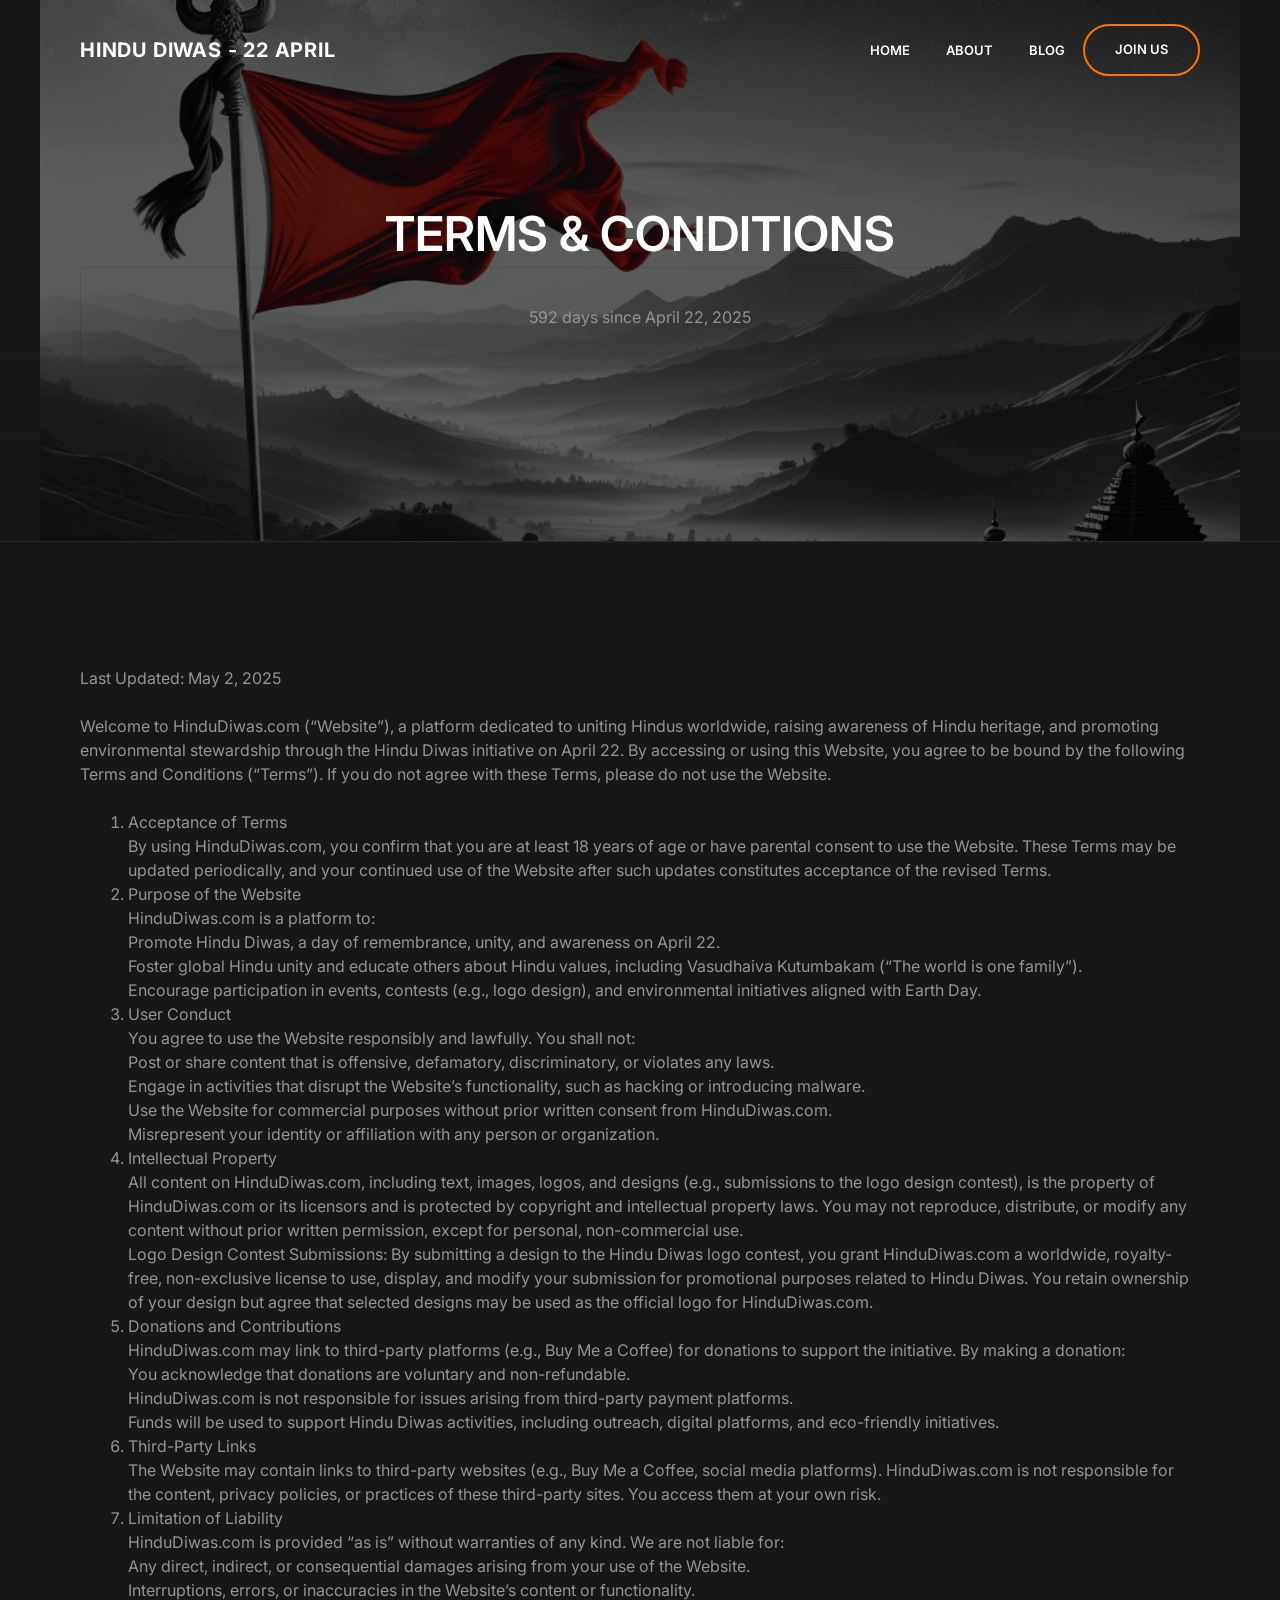
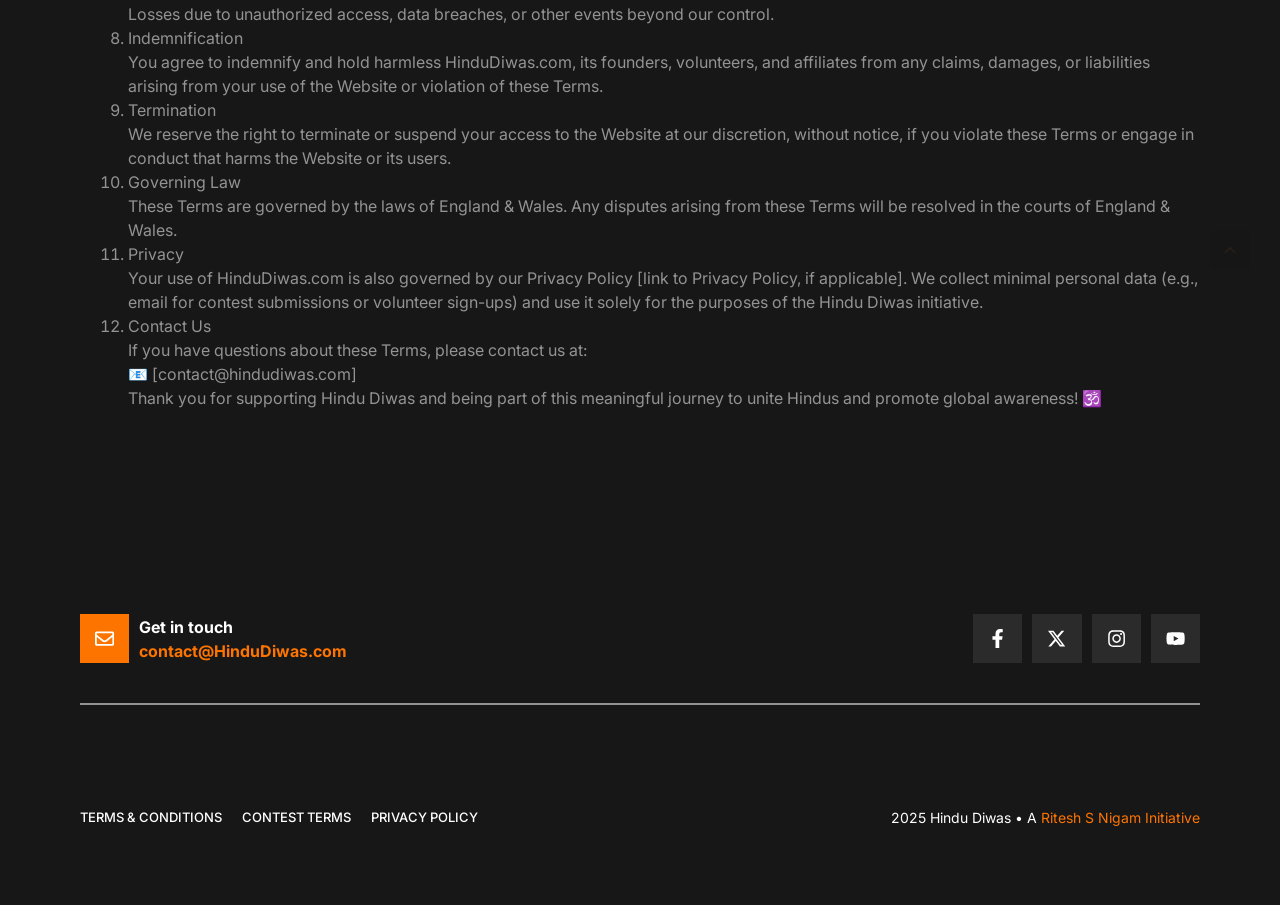
<file: terms/index.html>
<!DOCTYPE html>
<html lang="en-US">
<head>
	<meta charset="UTF-8">
	<title>Terms &amp; Conditions &#x2d; Hindu Diwas &#8211; 22 April</title>
	<style>img:is([sizes="auto" i], [sizes^="auto," i]) { contain-intrinsic-size: 3000px 1500px }</style>
	<meta name="viewport" content="width=device-width, initial-scale=1">
<!-- The SEO Framework by Sybre Waaijer -->
<meta name="robots" content="max-snippet:-1,max-image-preview:large,max-video-preview:-1">
<link rel="canonical" href="/terms/">
<meta name="description" content="Last Updated: May 2, 2025 Welcome to HinduDiwas.com (&ldquo;Website&rdquo;), a platform dedicated to uniting Hindus worldwide, raising awareness of Hindu heritage&#8230;">
<meta property="og:type" content="website">
<meta property="og:locale" content="en_US">
<meta property="og:site_name" content="Hindu Diwas &#8211; 22 April">
<meta property="og:title" content="Terms &amp; Conditions">
<meta property="og:description" content="Last Updated: May 2, 2025 Welcome to HinduDiwas.com (&ldquo;Website&rdquo;), a platform dedicated to uniting Hindus worldwide, raising awareness of Hindu heritage, and promoting environmental stewardship through&#8230;">
<meta property="og:url" content="/terms/">
<meta property="og:image" content="/wp-content/uploads/2025/04/22.png">
<meta property="og:image:width" content="500">
<meta property="og:image:height" content="500">
<meta name="twitter:card" content="summary_large_image">
<meta name="twitter:title" content="Terms &amp; Conditions">
<meta name="twitter:description" content="Last Updated: May 2, 2025 Welcome to HinduDiwas.com (&ldquo;Website&rdquo;), a platform dedicated to uniting Hindus worldwide, raising awareness of Hindu heritage, and promoting environmental stewardship through&#8230;">
<meta name="twitter:image" content="/wp-content/uploads/2025/04/22.png">
<script type="application/ld+json">{"@context":"https://schema.org","@graph":[{"@type":"WebSite","@id":"/#/schema/WebSite","url":"/","name":"Hindu Diwas – 22 April","inLanguage":"en-US","potentialAction":{"@type":"SearchAction","target":{"@type":"EntryPoint","urlTemplate":"/search/{search_term_string}/"},"query-input":"required name=search_term_string"},"publisher":{"@type":"Organization","@id":"/#/schema/Organization","name":"Hindu Diwas – 22 April","url":"/","logo":{"@type":"ImageObject","url":"/wp-content/uploads/2025/04/cropped-22.png","contentUrl":"/wp-content/uploads/2025/04/cropped-22.png","width":512,"height":512,"contentSize":"29607"}}},{"@type":"WebPage","@id":"/terms/","url":"/terms/","name":"Terms & Conditions - Hindu Diwas – 22 April","description":"Last Updated: May 2, 2025 Welcome to HinduDiwas.com (“Website”), a platform dedicated to uniting Hindus worldwide, raising awareness of Hindu heritage…","inLanguage":"en-US","isPartOf":{"@id":"/#/schema/WebSite"},"breadcrumb":{"@type":"BreadcrumbList","@id":"/#/schema/BreadcrumbList","itemListElement":[{"@type":"ListItem","position":1,"item":"/","name":"Hindu Diwas – 22 April"},{"@type":"ListItem","position":2,"name":"Terms & Conditions"}]},"potentialAction":{"@type":"ReadAction","target":"/terms/"}}]}</script>
<!-- / The SEO Framework by Sybre Waaijer | 21.99ms meta | 9.14ms boot -->

<link href="https://fonts.gstatic.com/" crossorigin rel="preconnect">
<link href="https://fonts.googleapis.com/" crossorigin rel="preconnect">
<link rel="alternate" type="application/rss+xml" title="Hindu Diwas - 22 April &raquo; Feed" href="/feed/">
<link rel="alternate" type="application/rss+xml" title="Hindu Diwas - 22 April &raquo; Comments Feed" href="/comments/feed/">
<script>
window._wpemojiSettings = {"baseUrl":"https:\/\/s.w.org\/images\/core\/emoji\/15.1.0\/72x72\/","ext":".png","svgUrl":"https:\/\/s.w.org\/images\/core\/emoji\/15.1.0\/svg\/","svgExt":".svg","source":{"concatemoji":"\/wp-includes\/js\/wp-emoji-release.min.js?ver=6.8.1"}};
/*! This file is auto-generated */
!function(i,n){var o,s,e;function c(e){try{var t={supportTests:e,timestamp:(new Date).valueOf()};sessionStorage.setItem(o,JSON.stringify(t))}catch(e){}}function p(e,t,n){e.clearRect(0,0,e.canvas.width,e.canvas.height),e.fillText(t,0,0);var t=new Uint32Array(e.getImageData(0,0,e.canvas.width,e.canvas.height).data),r=(e.clearRect(0,0,e.canvas.width,e.canvas.height),e.fillText(n,0,0),new Uint32Array(e.getImageData(0,0,e.canvas.width,e.canvas.height).data));return t.every(function(e,t){return e===r[t]})}function u(e,t,n){switch(t){case"flag":return n(e,"🏳️‍⚧️","🏳️​⚧️")?!1:!n(e,"🇺🇳","🇺​🇳")&&!n(e,"🏴󠁧󠁢󠁥󠁮󠁧󠁿","🏴​󠁧​󠁢​󠁥​󠁮​󠁧​󠁿");case"emoji":return!n(e,"🐦‍🔥","🐦​🔥")}return!1}function f(e,t,n){var r="undefined"!=typeof WorkerGlobalScope&&self instanceof WorkerGlobalScope?new OffscreenCanvas(300,150):i.createElement("canvas"),a=r.getContext("2d",{willReadFrequently:!0}),o=(a.textBaseline="top",a.font="600 32px Arial",{});return e.forEach(function(e){o[e]=t(a,e,n)}),o}function t(e){var t=i.createElement("script");t.src=e,t.defer=!0,i.head.appendChild(t)}"undefined"!=typeof Promise&&(o="wpEmojiSettingsSupports",s=["flag","emoji"],n.supports={everything:!0,everythingExceptFlag:!0},e=new Promise(function(e){i.addEventListener("DOMContentLoaded",e,{once:!0})}),new Promise(function(t){var n=function(){try{var e=JSON.parse(sessionStorage.getItem(o));if("object"==typeof e&&"number"==typeof e.timestamp&&(new Date).valueOf()<e.timestamp+604800&&"object"==typeof e.supportTests)return e.supportTests}catch(e){}return null}();if(!n){if("undefined"!=typeof Worker&&"undefined"!=typeof OffscreenCanvas&&"undefined"!=typeof URL&&URL.createObjectURL&&"undefined"!=typeof Blob)try{var e="postMessage("+f.toString()+"("+[JSON.stringify(s),u.toString(),p.toString()].join(",")+"));",r=new Blob([e],{type:"text/javascript"}),a=new Worker(URL.createObjectURL(r),{name:"wpTestEmojiSupports"});return void(a.onmessage=function(e){c(n=e.data),a.terminate(),t(n)})}catch(e){}c(n=f(s,u,p))}t(n)}).then(function(e){for(var t in e)n.supports[t]=e[t],n.supports.everything=n.supports.everything&&n.supports[t],"flag"!==t&&(n.supports.everythingExceptFlag=n.supports.everythingExceptFlag&&n.supports[t]);n.supports.everythingExceptFlag=n.supports.everythingExceptFlag&&!n.supports.flag,n.DOMReady=!1,n.readyCallback=function(){n.DOMReady=!0}}).then(function(){return e}).then(function(){var e;n.supports.everything||(n.readyCallback(),(e=n.source||{}).concatemoji?t(e.concatemoji):e.wpemoji&&e.twemoji&&(t(e.twemoji),t(e.wpemoji)))}))}((window,document),window._wpemojiSettings);
</script>
<style id="wp-emoji-styles-inline-css">img.wp-smiley, img.emoji {
		display: inline !important;
		border: none !important;
		box-shadow: none !important;
		height: 1em !important;
		width: 1em !important;
		margin: 0 0.07em !important;
		vertical-align: -0.1em !important;
		background: none !important;
		padding: 0 !important;
	}</style>
<link rel="stylesheet" id="wp-block-library-css" href="/wp-includes/css/dist/block-library/style.min.css?ver=6.8.1" media="all">
<style id="classic-theme-styles-inline-css">/*! This file is auto-generated */
.wp-block-button__link{color:#fff;background-color:#32373c;border-radius:9999px;box-shadow:none;text-decoration:none;padding:calc(.667em + 2px) calc(1.333em + 2px);font-size:1.125em}.wp-block-file__button{background:#32373c;color:#fff;text-decoration:none}</style>
<style id="global-styles-inline-css">:root{--wp--preset--aspect-ratio--square: 1;--wp--preset--aspect-ratio--4-3: 4/3;--wp--preset--aspect-ratio--3-4: 3/4;--wp--preset--aspect-ratio--3-2: 3/2;--wp--preset--aspect-ratio--2-3: 2/3;--wp--preset--aspect-ratio--16-9: 16/9;--wp--preset--aspect-ratio--9-16: 9/16;--wp--preset--color--black: #000000;--wp--preset--color--cyan-bluish-gray: #abb8c3;--wp--preset--color--white: #ffffff;--wp--preset--color--pale-pink: #f78da7;--wp--preset--color--vivid-red: #cf2e2e;--wp--preset--color--luminous-vivid-orange: #ff6900;--wp--preset--color--luminous-vivid-amber: #fcb900;--wp--preset--color--light-green-cyan: #7bdcb5;--wp--preset--color--vivid-green-cyan: #00d084;--wp--preset--color--pale-cyan-blue: #8ed1fc;--wp--preset--color--vivid-cyan-blue: #0693e3;--wp--preset--color--vivid-purple: #9b51e0;--wp--preset--color--contrast: var(--contrast);--wp--preset--color--contrast-2: var(--contrast-2);--wp--preset--color--contrast-3: var(--contrast-3);--wp--preset--color--contrast-4: var(--contrast-4);--wp--preset--color--base: var(--base);--wp--preset--color--base-2: var(--base-2);--wp--preset--color--accent: var(--accent);--wp--preset--gradient--vivid-cyan-blue-to-vivid-purple: linear-gradient(135deg,rgba(6,147,227,1) 0%,rgb(155,81,224) 100%);--wp--preset--gradient--light-green-cyan-to-vivid-green-cyan: linear-gradient(135deg,rgb(122,220,180) 0%,rgb(0,208,130) 100%);--wp--preset--gradient--luminous-vivid-amber-to-luminous-vivid-orange: linear-gradient(135deg,rgba(252,185,0,1) 0%,rgba(255,105,0,1) 100%);--wp--preset--gradient--luminous-vivid-orange-to-vivid-red: linear-gradient(135deg,rgba(255,105,0,1) 0%,rgb(207,46,46) 100%);--wp--preset--gradient--very-light-gray-to-cyan-bluish-gray: linear-gradient(135deg,rgb(238,238,238) 0%,rgb(169,184,195) 100%);--wp--preset--gradient--cool-to-warm-spectrum: linear-gradient(135deg,rgb(74,234,220) 0%,rgb(151,120,209) 20%,rgb(207,42,186) 40%,rgb(238,44,130) 60%,rgb(251,105,98) 80%,rgb(254,248,76) 100%);--wp--preset--gradient--blush-light-purple: linear-gradient(135deg,rgb(255,206,236) 0%,rgb(152,150,240) 100%);--wp--preset--gradient--blush-bordeaux: linear-gradient(135deg,rgb(254,205,165) 0%,rgb(254,45,45) 50%,rgb(107,0,62) 100%);--wp--preset--gradient--luminous-dusk: linear-gradient(135deg,rgb(255,203,112) 0%,rgb(199,81,192) 50%,rgb(65,88,208) 100%);--wp--preset--gradient--pale-ocean: linear-gradient(135deg,rgb(255,245,203) 0%,rgb(182,227,212) 50%,rgb(51,167,181) 100%);--wp--preset--gradient--electric-grass: linear-gradient(135deg,rgb(202,248,128) 0%,rgb(113,206,126) 100%);--wp--preset--gradient--midnight: linear-gradient(135deg,rgb(2,3,129) 0%,rgb(40,116,252) 100%);--wp--preset--font-size--small: 13px;--wp--preset--font-size--medium: 20px;--wp--preset--font-size--large: 36px;--wp--preset--font-size--x-large: 42px;--wp--preset--spacing--20: 0.44rem;--wp--preset--spacing--30: 0.67rem;--wp--preset--spacing--40: 1rem;--wp--preset--spacing--50: 1.5rem;--wp--preset--spacing--60: 2.25rem;--wp--preset--spacing--70: 3.38rem;--wp--preset--spacing--80: 5.06rem;--wp--preset--shadow--natural: 6px 6px 9px rgba(0, 0, 0, 0.2);--wp--preset--shadow--deep: 12px 12px 50px rgba(0, 0, 0, 0.4);--wp--preset--shadow--sharp: 6px 6px 0px rgba(0, 0, 0, 0.2);--wp--preset--shadow--outlined: 6px 6px 0px -3px rgba(255, 255, 255, 1), 6px 6px rgba(0, 0, 0, 1);--wp--preset--shadow--crisp: 6px 6px 0px rgba(0, 0, 0, 1);}:where(.is-layout-flex){gap: 0.5em;}:where(.is-layout-grid){gap: 0.5em;}body .is-layout-flex{display: flex;}.is-layout-flex{flex-wrap: wrap;align-items: center;}.is-layout-flex > :is(*, div){margin: 0;}body .is-layout-grid{display: grid;}.is-layout-grid > :is(*, div){margin: 0;}:where(.wp-block-columns.is-layout-flex){gap: 2em;}:where(.wp-block-columns.is-layout-grid){gap: 2em;}:where(.wp-block-post-template.is-layout-flex){gap: 1.25em;}:where(.wp-block-post-template.is-layout-grid){gap: 1.25em;}.has-black-color{color: var(--wp--preset--color--black) !important;}.has-cyan-bluish-gray-color{color: var(--wp--preset--color--cyan-bluish-gray) !important;}.has-white-color{color: var(--wp--preset--color--white) !important;}.has-pale-pink-color{color: var(--wp--preset--color--pale-pink) !important;}.has-vivid-red-color{color: var(--wp--preset--color--vivid-red) !important;}.has-luminous-vivid-orange-color{color: var(--wp--preset--color--luminous-vivid-orange) !important;}.has-luminous-vivid-amber-color{color: var(--wp--preset--color--luminous-vivid-amber) !important;}.has-light-green-cyan-color{color: var(--wp--preset--color--light-green-cyan) !important;}.has-vivid-green-cyan-color{color: var(--wp--preset--color--vivid-green-cyan) !important;}.has-pale-cyan-blue-color{color: var(--wp--preset--color--pale-cyan-blue) !important;}.has-vivid-cyan-blue-color{color: var(--wp--preset--color--vivid-cyan-blue) !important;}.has-vivid-purple-color{color: var(--wp--preset--color--vivid-purple) !important;}.has-black-background-color{background-color: var(--wp--preset--color--black) !important;}.has-cyan-bluish-gray-background-color{background-color: var(--wp--preset--color--cyan-bluish-gray) !important;}.has-white-background-color{background-color: var(--wp--preset--color--white) !important;}.has-pale-pink-background-color{background-color: var(--wp--preset--color--pale-pink) !important;}.has-vivid-red-background-color{background-color: var(--wp--preset--color--vivid-red) !important;}.has-luminous-vivid-orange-background-color{background-color: var(--wp--preset--color--luminous-vivid-orange) !important;}.has-luminous-vivid-amber-background-color{background-color: var(--wp--preset--color--luminous-vivid-amber) !important;}.has-light-green-cyan-background-color{background-color: var(--wp--preset--color--light-green-cyan) !important;}.has-vivid-green-cyan-background-color{background-color: var(--wp--preset--color--vivid-green-cyan) !important;}.has-pale-cyan-blue-background-color{background-color: var(--wp--preset--color--pale-cyan-blue) !important;}.has-vivid-cyan-blue-background-color{background-color: var(--wp--preset--color--vivid-cyan-blue) !important;}.has-vivid-purple-background-color{background-color: var(--wp--preset--color--vivid-purple) !important;}.has-black-border-color{border-color: var(--wp--preset--color--black) !important;}.has-cyan-bluish-gray-border-color{border-color: var(--wp--preset--color--cyan-bluish-gray) !important;}.has-white-border-color{border-color: var(--wp--preset--color--white) !important;}.has-pale-pink-border-color{border-color: var(--wp--preset--color--pale-pink) !important;}.has-vivid-red-border-color{border-color: var(--wp--preset--color--vivid-red) !important;}.has-luminous-vivid-orange-border-color{border-color: var(--wp--preset--color--luminous-vivid-orange) !important;}.has-luminous-vivid-amber-border-color{border-color: var(--wp--preset--color--luminous-vivid-amber) !important;}.has-light-green-cyan-border-color{border-color: var(--wp--preset--color--light-green-cyan) !important;}.has-vivid-green-cyan-border-color{border-color: var(--wp--preset--color--vivid-green-cyan) !important;}.has-pale-cyan-blue-border-color{border-color: var(--wp--preset--color--pale-cyan-blue) !important;}.has-vivid-cyan-blue-border-color{border-color: var(--wp--preset--color--vivid-cyan-blue) !important;}.has-vivid-purple-border-color{border-color: var(--wp--preset--color--vivid-purple) !important;}.has-vivid-cyan-blue-to-vivid-purple-gradient-background{background: var(--wp--preset--gradient--vivid-cyan-blue-to-vivid-purple) !important;}.has-light-green-cyan-to-vivid-green-cyan-gradient-background{background: var(--wp--preset--gradient--light-green-cyan-to-vivid-green-cyan) !important;}.has-luminous-vivid-amber-to-luminous-vivid-orange-gradient-background{background: var(--wp--preset--gradient--luminous-vivid-amber-to-luminous-vivid-orange) !important;}.has-luminous-vivid-orange-to-vivid-red-gradient-background{background: var(--wp--preset--gradient--luminous-vivid-orange-to-vivid-red) !important;}.has-very-light-gray-to-cyan-bluish-gray-gradient-background{background: var(--wp--preset--gradient--very-light-gray-to-cyan-bluish-gray) !important;}.has-cool-to-warm-spectrum-gradient-background{background: var(--wp--preset--gradient--cool-to-warm-spectrum) !important;}.has-blush-light-purple-gradient-background{background: var(--wp--preset--gradient--blush-light-purple) !important;}.has-blush-bordeaux-gradient-background{background: var(--wp--preset--gradient--blush-bordeaux) !important;}.has-luminous-dusk-gradient-background{background: var(--wp--preset--gradient--luminous-dusk) !important;}.has-pale-ocean-gradient-background{background: var(--wp--preset--gradient--pale-ocean) !important;}.has-electric-grass-gradient-background{background: var(--wp--preset--gradient--electric-grass) !important;}.has-midnight-gradient-background{background: var(--wp--preset--gradient--midnight) !important;}.has-small-font-size{font-size: var(--wp--preset--font-size--small) !important;}.has-medium-font-size{font-size: var(--wp--preset--font-size--medium) !important;}.has-large-font-size{font-size: var(--wp--preset--font-size--large) !important;}.has-x-large-font-size{font-size: var(--wp--preset--font-size--x-large) !important;}
:where(.wp-block-post-template.is-layout-flex){gap: 1.25em;}:where(.wp-block-post-template.is-layout-grid){gap: 1.25em;}
:where(.wp-block-columns.is-layout-flex){gap: 2em;}:where(.wp-block-columns.is-layout-grid){gap: 2em;}
:root :where(.wp-block-pullquote){font-size: 1.5em;line-height: 1.6;}</style>
<link rel="stylesheet" id="rt-fontawsome-css" href="/wp-content/plugins/the-post-grid/assets/vendor/font-awesome/css/font-awesome.min.css?ver=7.7.19" media="all">
<link rel="stylesheet" id="rt-tpg-shortcode-css" href="/wp-content/plugins/the-post-grid/assets/css/tpg-shortcode.min.css?ver=7.7.19" media="all">
<link rel="stylesheet" id="generate-style-css" href="/wp-content/themes/generatepress/assets/css/main.min.css?ver=3.5.1" media="all">
<style id="generate-style-inline-css">body{background-color:var(--contrast);color:var(--contrast-4);}a{color:var(--accent);}a:hover, a:focus, a:active{color:var(--base-2);}.wp-block-group__inner-container{max-width:1200px;margin-left:auto;margin-right:auto;}.generate-back-to-top{font-size:20px;border-radius:3px;position:fixed;bottom:30px;right:30px;line-height:40px;width:40px;text-align:center;z-index:10;transition:opacity 300ms ease-in-out;opacity:0.1;transform:translateY(1000px);}.generate-back-to-top__show{opacity:1;transform:translateY(0);}:root{--contrast:#171717;--contrast-2:#2b2b2b;--contrast-3:#616161;--contrast-4:#939393;--base:#d1d1d1;--base-2:#ffffff;--accent:#fd7401;}:root .has-contrast-color{color:var(--contrast);}:root .has-contrast-background-color{background-color:var(--contrast);}:root .has-contrast-2-color{color:var(--contrast-2);}:root .has-contrast-2-background-color{background-color:var(--contrast-2);}:root .has-contrast-3-color{color:var(--contrast-3);}:root .has-contrast-3-background-color{background-color:var(--contrast-3);}:root .has-contrast-4-color{color:var(--contrast-4);}:root .has-contrast-4-background-color{background-color:var(--contrast-4);}:root .has-base-color{color:var(--base);}:root .has-base-background-color{background-color:var(--base);}:root .has-base-2-color{color:var(--base-2);}:root .has-base-2-background-color{background-color:var(--base-2);}:root .has-accent-color{color:var(--accent);}:root .has-accent-background-color{background-color:var(--accent);}h1{font-family:inherit;font-weight:600;font-size:48px;line-height:1.4em;}@media (max-width: 1024px){h1{font-size:42px;}}@media (max-width:768px){h1{font-size:40px;}}h2{font-family:inherit;font-weight:600;font-size:40px;}@media (max-width:768px){h2{font-size:34px;}}h3{font-family:inherit;font-weight:600;font-size:33px;line-height:1.3em;}@media (max-width:768px){h3{font-size:30px;}}h4{font-family:inherit;font-weight:600;font-size:22px;}@media (max-width:768px){h4{font-size:20px;}}h5{font-family:inherit;font-weight:500;font-size:18px;}@media (max-width:768px){h5{font-size:17px;}}h6{font-family:inherit;font-weight:600;font-size:14px;margin-bottom:15px;}body, button, input, select, textarea{font-family:Inter, sans-serif;font-size:16px;}.main-navigation a, .main-navigation .menu-toggle, .main-navigation .menu-bar-items{font-weight:600;text-transform:uppercase;font-size:13px;}.main-title{font-family:inherit;text-transform:uppercase;font-size:20px;letter-spacing:0.04em;}button:not(.menu-toggle),html input[type="button"],input[type="reset"],input[type="submit"],.button,.wp-block-button .wp-block-button__link{font-family:inherit;font-weight:500;}.top-bar{background-color:#636363;color:#ffffff;}.top-bar a{color:#ffffff;}.top-bar a:hover{color:#303030;}.site-header{background-color:var(--contrast);}.main-title a,.main-title a:hover{color:var(--base-2);}.site-description{color:var(--base-2);}.main-navigation .main-nav ul li a, .main-navigation .menu-toggle, .main-navigation .menu-bar-items{color:var(--base-2);}.main-navigation .main-nav ul li:not([class*="current-menu-"]):hover > a, .main-navigation .main-nav ul li:not([class*="current-menu-"]):focus > a, .main-navigation .main-nav ul li.sfHover:not([class*="current-menu-"]) > a, .main-navigation .menu-bar-item:hover > a, .main-navigation .menu-bar-item.sfHover > a{color:var(--base);}button.menu-toggle:hover,button.menu-toggle:focus{color:var(--base-2);}.main-navigation .main-nav ul li[class*="current-menu-"] > a{color:var(--accent);}.navigation-search input[type="search"],.navigation-search input[type="search"]:active, .navigation-search input[type="search"]:focus, .main-navigation .main-nav ul li.search-item.active > a, .main-navigation .menu-bar-items .search-item.active > a{color:var(--base);}.separate-containers .inside-article, .separate-containers .comments-area, .separate-containers .page-header, .one-container .container, .separate-containers .paging-navigation, .inside-page-header{color:var(--contrast-4);background-color:var(--contrast);}.entry-title a{color:var(--contrast-4);}.entry-title a:hover{color:var(--base);}.entry-meta{color:var(--base);}h1{color:var(--base-2);}h2{color:var(--base-2);}h3{color:var(--base-2);}h4{color:var(--base-2);}h5{color:var(--base-2);}h6{color:var(--base-2);}.sidebar .widget{color:var(--base);background-color:var(--contrast-2);}.sidebar .widget a{color:var(--accent);}.sidebar .widget a:hover{color:var(--base-2);}.sidebar .widget .widget-title{color:var(--base-2);}input[type="text"],input[type="email"],input[type="url"],input[type="password"],input[type="search"],input[type="tel"],input[type="number"],textarea,select{color:var(--contrast-4);background-color:var(--contrast-2);border-color:var(--accent);}input[type="text"]:focus,input[type="email"]:focus,input[type="url"]:focus,input[type="password"]:focus,input[type="search"]:focus,input[type="tel"]:focus,input[type="number"]:focus,textarea:focus,select:focus{color:var(--contrast-4);background-color:var(--contrast-2);border-color:var(--base);}button,html input[type="button"],input[type="reset"],input[type="submit"],a.button,a.wp-block-button__link:not(.has-background){color:var(--base-2);background-color:var(--accent);}button:hover,html input[type="button"]:hover,input[type="reset"]:hover,input[type="submit"]:hover,a.button:hover,button:focus,html input[type="button"]:focus,input[type="reset"]:focus,input[type="submit"]:focus,a.button:focus,a.wp-block-button__link:not(.has-background):active,a.wp-block-button__link:not(.has-background):focus,a.wp-block-button__link:not(.has-background):hover{color:var(--accent);background-color:var(--base-2);}a.generate-back-to-top{background-color:rgba( 0,0,0,0.4 );color:var(--accent);}a.generate-back-to-top:hover,a.generate-back-to-top:focus{background-color:var(--accent);color:var(--base-2);}:root{--gp-search-modal-bg-color:var(--base-3);--gp-search-modal-text-color:var(--contrast);--gp-search-modal-overlay-bg-color:rgba(0,0,0,0.2);}@media (max-width: 860px){.main-navigation .menu-bar-item:hover > a, .main-navigation .menu-bar-item.sfHover > a{background:none;color:var(--base-2);}}.nav-below-header .main-navigation .inside-navigation.grid-container, .nav-above-header .main-navigation .inside-navigation.grid-container{padding:0px 22px 0px 22px;}.separate-containers .inside-article, .separate-containers .comments-area, .separate-containers .page-header, .separate-containers .paging-navigation, .one-container .site-content, .inside-page-header{padding:100px 40px 100px 40px;}.site-main .wp-block-group__inner-container{padding:100px 40px 100px 40px;}.separate-containers .paging-navigation{padding-top:20px;padding-bottom:20px;}.entry-content .alignwide, body:not(.no-sidebar) .entry-content .alignfull{margin-left:-40px;width:calc(100% + 80px);max-width:calc(100% + 80px);}.sidebar .widget, .page-header, .widget-area .main-navigation, .site-main > *{margin-bottom:40px;}.separate-containers .site-main{margin:40px;}.both-right .inside-left-sidebar,.both-left .inside-left-sidebar{margin-right:20px;}.both-right .inside-right-sidebar,.both-left .inside-right-sidebar{margin-left:20px;}.one-container.archive .post:not(:last-child):not(.is-loop-template-item), .one-container.blog .post:not(:last-child):not(.is-loop-template-item){padding-bottom:100px;}.separate-containers .featured-image{margin-top:40px;}.separate-containers .inside-right-sidebar, .separate-containers .inside-left-sidebar{margin-top:40px;margin-bottom:40px;}.main-navigation .main-nav ul li a,.menu-toggle,.main-navigation .menu-bar-item > a{padding-left:18px;padding-right:18px;}.main-navigation .main-nav ul ul li a{padding:10px 18px 10px 18px;}.rtl .menu-item-has-children .dropdown-menu-toggle{padding-left:18px;}.menu-item-has-children .dropdown-menu-toggle{padding-right:18px;}.rtl .main-navigation .main-nav ul li.menu-item-has-children > a{padding-right:18px;}@media (max-width:768px){.separate-containers .inside-article, .separate-containers .comments-area, .separate-containers .page-header, .separate-containers .paging-navigation, .one-container .site-content, .inside-page-header{padding:60px 30px 60px 30px;}.site-main .wp-block-group__inner-container{padding:60px 30px 60px 30px;}.inside-top-bar{padding-right:30px;padding-left:30px;}.inside-header{padding-right:30px;padding-left:30px;}.widget-area .widget{padding-top:30px;padding-right:30px;padding-bottom:30px;padding-left:30px;}.footer-widgets-container{padding-top:30px;padding-right:30px;padding-bottom:30px;padding-left:30px;}.inside-site-info{padding-right:30px;padding-left:30px;}.entry-content .alignwide, body:not(.no-sidebar) .entry-content .alignfull{margin-left:-30px;width:calc(100% + 60px);max-width:calc(100% + 60px);}.one-container .site-main .paging-navigation{margin-bottom:40px;}}/* End cached CSS */.is-right-sidebar{width:30%;}.is-left-sidebar{width:30%;}.site-content .content-area{width:100%;}@media (max-width: 860px){.main-navigation .menu-toggle,.sidebar-nav-mobile:not(#sticky-placeholder){display:block;}.main-navigation ul,.gen-sidebar-nav,.main-navigation:not(.slideout-navigation):not(.toggled) .main-nav > ul,.has-inline-mobile-toggle #site-navigation .inside-navigation > *:not(.navigation-search):not(.main-nav){display:none;}.nav-align-right .inside-navigation,.nav-align-center .inside-navigation{justify-content:space-between;}.has-inline-mobile-toggle .mobile-menu-control-wrapper{display:flex;flex-wrap:wrap;}.has-inline-mobile-toggle .inside-header{flex-direction:row;text-align:left;flex-wrap:wrap;}.has-inline-mobile-toggle .header-widget,.has-inline-mobile-toggle #site-navigation{flex-basis:100%;}.nav-float-left .has-inline-mobile-toggle #site-navigation{order:10;}}
.dynamic-author-image-rounded{border-radius:100%;}.dynamic-featured-image, .dynamic-author-image{vertical-align:middle;}.one-container.blog .dynamic-content-template:not(:last-child), .one-container.archive .dynamic-content-template:not(:last-child){padding-bottom:0px;}.dynamic-entry-excerpt > p:last-child{margin-bottom:0px;}
.page-hero .inside-page-hero.grid-container{max-width:calc(1200px - 0px - 0px);}.inside-page-hero > *:last-child{margin-bottom:0px;}.page-hero time.updated{display:none;}.header-wrap{position:absolute;left:0px;right:0px;z-index:10;}.header-wrap .site-header{background:transparent;}</style>
<link rel="stylesheet" id="generate-google-fonts-css" href="https://fonts.googleapis.com/css?family=Inter%3A100%2C200%2C300%2Cregular%2C500%2C600%2C700%2C800%2C900&#038;display=auto&#038;ver=3.5.1" media="all">
<style id="generateblocks-inline-css">a.gb-button-5faeb93f{display:inline-flex;align-items:center;justify-content:center;text-align:center;padding:15px;background-color:var(--accent);color:var(--base-2);text-decoration:none;}a.gb-button-5faeb93f:hover, a.gb-button-5faeb93f:active, a.gb-button-5faeb93f:focus{background-color:var(--contrast-2);color:var(--base-2);}a.gb-button-5faeb93f .gb-icon{line-height:0;}a.gb-button-5faeb93f .gb-icon svg{width:1.2em;height:1.2em;fill:currentColor;}p.gb-headline-b262b099{font-weight:700;margin-bottom:0px;color:var(--base-2);}p.gb-headline-b262b099 a{color:var(--accent);}p.gb-headline-b262b099 a:hover{color:var(--base-2);}@media (max-width: 1024px) {a.gb-button-5faeb93f .gb-icon svg{width:1em;height:1em;}}:root{--gb-container-width:1200px;}.gb-container .wp-block-image img{vertical-align:middle;}.gb-grid-wrapper .wp-block-image{margin-bottom:0;}.gb-highlight{background:none;}.gb-shape{line-height:0;}.gb-text-7b643a38{align-items:center;color:var(--base-2);display:inline-flex;font-weight:700;justify-content:center;text-align:center;text-decoration:none;border:2px solid var(--accent);border-radius:9999px;padding:14px 30px}.gb-text-7b643a38:is(:hover,:focus){background-color:var(--accent);color:var(--base-2)}.gb-text-82ad30ef{align-items:center;background-color:var(--accent);color:var(--base-2);display:inline-flex;font-weight:700;justify-content:center;text-align:center;text-decoration:none;padding:14px 70px 14px 17px}.gb-text-82ad30ef:is(:hover,:focus){background-color:var(--base-2);color:var(--accent)}.gb-text-98004d80{align-items:center;background-color:#2b2b2b;color:#ffffff;display:inline-flex;justify-content:center;text-align:center;text-decoration:none;padding:15px}.gb-text-98004d80:is(:hover,:focus){background-color:#fd7401}.gb-text-98004d80 .gb-shape svg{width:1.2em;height:1.2em;fill:currentColor}.gb-text-72a48bcd{align-items:center;background-color:#2b2b2b;color:#ffffff;display:inline-flex;justify-content:center;text-align:center;text-decoration:none;padding:15px}.gb-text-72a48bcd:is(:hover,:focus){background-color:#fd7401}.gb-text-72a48bcd .gb-shape svg{width:1.2em;height:1.2em;fill:currentColor}.gb-text-6589660c{align-items:center;background-color:#2b2b2b;color:#ffffff;display:inline-flex;justify-content:center;text-align:center;text-decoration:none;padding:15px}.gb-text-6589660c:is(:hover,:focus){background-color:#fd7401}.gb-text-6589660c .gb-shape svg{width:1.2em;height:1.2em;fill:currentColor}.gb-text-1bead7a1{align-items:center;background-color:#2b2b2b;color:#ffffff;display:inline-flex;justify-content:center;text-align:center;text-decoration:none;padding:15px}.gb-text-1bead7a1:is(:hover,:focus){background-color:#fd7401}.gb-text-1bead7a1 .gb-shape svg{width:1.2em;height:1.2em;fill:currentColor}.gb-text-463a7804{color:var(--base-2);font-size:13px;font-weight:500;margin-bottom:0px;text-transform:uppercase}.gb-text-463a7804 a{color:var(--base-2)}.gb-text-463a7804 a:hover{color:var(--accent)}.gb-text-6d637b46{color:var(--base-2);font-size:13px;font-weight:500;margin-bottom:0px;text-transform:uppercase}.gb-text-6d637b46 a{color:var(--base-2)}.gb-text-6d637b46 a:hover{color:var(--accent)}.gb-text-abee2bdc{color:var(--base-2);font-size:13px;font-weight:500;margin-bottom:0px;text-transform:uppercase}.gb-text-abee2bdc a{color:var(--base-2)}.gb-text-abee2bdc a:hover{color:var(--accent)}.gb-text-dc1ddd1e{color:var(--base-2);font-size:14px;line-height:1.8em;margin-bottom:0px}@media (max-width:767px){.gb-text-dc1ddd1e{text-align:center}}.gb-text-92e73a8f{margin-bottom:0px;text-align:center;text-transform:uppercase}.gb-element-8dad9bba{background-blend-mode:normal,normal;overflow-x:hidden;overflow-y:hidden;position:relative;background:linear-gradient(180deg,rgb(23,23,23) 50%,rgba(23,23,23,0.9) 100%),url(https://sites.generatepress.com/workout/wp-content/uploads/sites/118/2022/03/bruno-nascimento-PHIgYUGQPvU-unsplash.jpg) center /cover no-repeat}.gb-element-c4a0cce9{margin-left:auto;margin-right:auto;max-width:var(--gb-container-width);position:relative;z-index:1;padding:80px 40px 50px 40px}@media (max-width:767px){.gb-element-c4a0cce9{padding-left:30px;padding-right:30px}}.gb-element-9f060c52{column-gap:40px;display:flex}@media (max-width:767px){.gb-element-9f060c52{flex-direction:column;row-gap:20px}}.gb-element-01289f71{align-items:center;column-gap:10px;display:flex}@media (max-width:767px){.gb-element-01289f71{width:100%}}.gb-element-95fab478{column-gap:10px;display:flex;flex-grow:1;justify-content:flex-end}@media (max-width:767px){.gb-element-95fab478{justify-content:flex-start}}.gb-element-0289e3c8{column-gap:20px;display:flex;margin-left:auto;margin-right:auto;margin-top:100px;max-width:var(--gb-container-width)}@media (max-width:1024px){.gb-element-0289e3c8{align-items:center}}@media (max-width:767px){.gb-element-0289e3c8{flex-direction:column;row-gap:20px}}.gb-element-7df83d21{align-items:center;column-gap:20px;display:flex}@media (max-width:767px){.gb-element-7df83d21{flex-grow:1;flex-wrap:wrap;justify-content:center;row-gap:6px}}.gb-element-62cdb1a5{flex-grow:1;text-align:right}@media (max-width:767px){.gb-element-62cdb1a5{text-align:center;width:100%}}.gb-element-3c8298ea{background-blend-mode:normal,normal;overflow-x:hidden;overflow-y:hidden;position:relative;background:linear-gradient(180deg,rgb(23,23,23) 0%,rgba(23,23,23,0.7) 100%),url(https://sites.generatepress.com/workout/wp-content/uploads/sites/118/2022/03/sven-mieke-jO6vBWX9h9Y-unsplash.jpg) center /cover no-repeat;border-bottom:1px solid var(--contrast-2)}.gb-element-5f5701ba{background-blend-mode:normal;background-image:url(/wp-content/uploads/2025/04/herosection-banner-1.png);background-position:center;background-repeat:no-repeat;background-size:cover;margin-left:auto;margin-right:auto;max-width:var(--gb-container-width);position:relative;z-index:1;padding:200px 40px 150px 40px}@media (max-width:767px){.gb-element-5f5701ba{padding:120px 30px 50px 30px}}</style>
<link rel="stylesheet" id="generate-offside-css" href="/wp-content/plugins/gp-premium/menu-plus/functions/css/offside.min.css?ver=2.5.2" media="all">
<style id="generate-offside-inline-css">:root{--gp-slideout-width:265px;}.slideout-navigation.main-navigation{background-color:var(--contrast);}.slideout-navigation, .slideout-navigation a{color:var(--base-2);}.slideout-navigation button.slideout-exit{color:var(--base-2);padding-left:18px;padding-right:18px;}.slide-opened nav.toggled .menu-toggle:before{display:none;}@media (max-width: 860px){.menu-bar-item.slideout-toggle{display:none;}}</style>
<script src="/wp-includes/js/jquery/jquery.min.js?ver=3.7.1" id="jquery-core-js"></script>
<script src="/wp-includes/js/jquery/jquery-migrate.min.js?ver=3.4.1" id="jquery-migrate-js"></script>
<link rel="https://api.w.org/" href="/wp-json/">
<link rel="alternate" title="JSON" type="application/json" href="/wp-json/wp/v2/pages/1174">
<link rel="EditURI" type="application/rsd+xml" title="RSD" href="/xmlrpc.php?rsd">
<link rel="alternate" title="oEmbed (JSON)" type="application/json+oembed" href="/wp-json/oembed/1.0/embed?url=%2Fterms%2F">
<link rel="alternate" title="oEmbed (XML)" type="text/xml+oembed" href="/wp-json/oembed/1.0/embed?url=%2Fterms%2F#038;format=xml">
<!-- HFCM by 99 Robots - Snippet # 1:  -->
<script>(function(w, d, t, h, s, n) {
    w.FlodeskObject = n;
    var fn = function() {
      (w[n].q = w[n].q || []).push(arguments);
    };
    w[n] = w[n] || fn;
    var f = d.getElementsByTagName(t)[0];
    var v = '?v=' + Math.floor(new Date().getTime() / (120 * 1000)) * 60;
    var sm = d.createElement(t);
    sm.async = true;
    sm.type = 'module';
    sm.src = h + s + '.mjs' + v;
    f.parentNode.insertBefore(sm, f);
    var sn = d.createElement(t);
    sn.async = true;
    sn.noModule = true;
    sn.src = h + s + '.js' + v;
    f.parentNode.insertBefore(sn, f);
  })(window, document, 'script', 'https://assets.flodesk.com', '/universal', 'fd');</script>
<script>window.fd('form', {
    formId: '68119ef3aa29b92b0bad058a'
  });</script>
<!-- /end HFCM by 99 Robots -->
        <style>:root {
                --tpg-primary-color: #0d6efd;
                --tpg-secondary-color: #0654c4;
                --tpg-primary-light: #c4d0ff
            }

                        body .rt-tpg-container .rt-loading,
            body #bottom-script-loader .rt-ball-clip-rotate {
                color: #0367bf !important;
            }</style>
		<link rel="icon" href="/wp-content/uploads/2025/04/cropped-22-32x32.png" sizes="32x32">
<link rel="icon" href="/wp-content/uploads/2025/04/cropped-22-192x192.png" sizes="192x192">
<link rel="apple-touch-icon" href="/wp-content/uploads/2025/04/cropped-22-180x180.png">
<meta name="msapplication-TileImage" content="/wp-content/uploads/2025/04/cropped-22-270x270.png">
		<style id="wp-custom-css">/* GeneratePress Site CSS */ /* Sidebar margin on mobile */
@media (max-width: 768px) {
	.sidebar {
		margin-top: 4em;
	}
} /* End GeneratePress Site CSS */</style>
		</head>

<body class="wp-singular page-template-default page page-id-1174 wp-embed-responsive wp-theme-generatepress post-image-aligned-center slideout-enabled slideout-mobile sticky-menu-fade rttpg rttpg-7.7.19 radius-frontend rttpg-body-wrap no-sidebar nav-float-right one-container header-aligned-left dropdown-hover" itemtype="https://schema.org/WebPage" itemscope>
	<div class="header-wrap">
<a class="screen-reader-text skip-link" href="#content" title="Skip to content">Skip to content</a>		<header class="site-header has-inline-mobile-toggle" id="masthead" aria-label="Site" itemtype="https://schema.org/WPHeader" itemscope>
			<div class="inside-header grid-container">
				<div class="site-branding">
						<p class="main-title" itemprop="headline">
					<a href="/" rel="home">Hindu Diwas - 22 April</a>
				</p>
						
					</div>	<nav class="main-navigation mobile-menu-control-wrapper" id="mobile-menu-control-wrapper" aria-label="Mobile Toggle">
		<div class="menu-bar-items">
<a class="gb-text gb-text-7b643a38 hide-on-mobile" href="/volunteer-with-us/">Join Us</a>
</div>		<button data-nav="site-navigation" class="menu-toggle" aria-controls="generate-slideout-menu" aria-expanded="false">
			<span class="gp-icon icon-menu-bars"><svg viewbox="0 0 512 512" aria-hidden="true" xmlns="http://www.w3.org/2000/svg" width="1em" height="1em"><path d="M0 96c0-13.255 10.745-24 24-24h464c13.255 0 24 10.745 24 24s-10.745 24-24 24H24c-13.255 0-24-10.745-24-24zm0 160c0-13.255 10.745-24 24-24h464c13.255 0 24 10.745 24 24s-10.745 24-24 24H24c-13.255 0-24-10.745-24-24zm0 160c0-13.255 10.745-24 24-24h464c13.255 0 24 10.745 24 24s-10.745 24-24 24H24c-13.255 0-24-10.745-24-24z"></path></svg><svg viewbox="0 0 512 512" aria-hidden="true" xmlns="http://www.w3.org/2000/svg" width="1em" height="1em"><path d="M71.029 71.029c9.373-9.372 24.569-9.372 33.942 0L256 222.059l151.029-151.03c9.373-9.372 24.569-9.372 33.942 0 9.372 9.373 9.372 24.569 0 33.942L289.941 256l151.03 151.029c9.372 9.373 9.372 24.569 0 33.942-9.373 9.372-24.569 9.372-33.942 0L256 289.941l-151.029 151.03c-9.373 9.372-24.569 9.372-33.942 0-9.372-9.373-9.372-24.569 0-33.942L222.059 256 71.029 104.971c-9.372-9.373-9.372-24.569 0-33.942z"></path></svg></span><span class="screen-reader-text">Menu</span>		</button>
	</nav>
			<nav class="main-navigation has-menu-bar-items sub-menu-right" id="site-navigation" aria-label="Primary" itemtype="https://schema.org/SiteNavigationElement" itemscope>
			<div class="inside-navigation grid-container">
								<button class="menu-toggle" aria-controls="generate-slideout-menu" aria-expanded="false">
					<span class="gp-icon icon-menu-bars"><svg viewbox="0 0 512 512" aria-hidden="true" xmlns="http://www.w3.org/2000/svg" width="1em" height="1em"><path d="M0 96c0-13.255 10.745-24 24-24h464c13.255 0 24 10.745 24 24s-10.745 24-24 24H24c-13.255 0-24-10.745-24-24zm0 160c0-13.255 10.745-24 24-24h464c13.255 0 24 10.745 24 24s-10.745 24-24 24H24c-13.255 0-24-10.745-24-24zm0 160c0-13.255 10.745-24 24-24h464c13.255 0 24 10.745 24 24s-10.745 24-24 24H24c-13.255 0-24-10.745-24-24z"></path></svg><svg viewbox="0 0 512 512" aria-hidden="true" xmlns="http://www.w3.org/2000/svg" width="1em" height="1em"><path d="M71.029 71.029c9.373-9.372 24.569-9.372 33.942 0L256 222.059l151.029-151.03c9.373-9.372 24.569-9.372 33.942 0 9.372 9.373 9.372 24.569 0 33.942L289.941 256l151.03 151.029c9.372 9.373 9.372 24.569 0 33.942-9.373 9.372-24.569 9.372-33.942 0L256 289.941l-151.029 151.03c-9.373 9.372-24.569 9.372-33.942 0-9.372-9.373-9.372-24.569 0-33.942L222.059 256 71.029 104.971c-9.372-9.373-9.372-24.569 0-33.942z"></path></svg></span><span class="screen-reader-text">Menu</span>				</button>
				<div id="primary-menu" class="main-nav"><ul id="menu-main" class=" menu sf-menu">
<li id="menu-item-72" class="menu-item menu-item-type-post_type menu-item-object-page menu-item-home menu-item-72"><a href="/">Home</a></li>
<li id="menu-item-71" class="menu-item menu-item-type-post_type menu-item-object-page menu-item-71"><a href="/about/">About</a></li>
<li id="menu-item-73" class="menu-item menu-item-type-post_type menu-item-object-page menu-item-73"><a href="/blog/">Blog</a></li>
</ul></div>
<div class="menu-bar-items">
<a class="gb-text gb-text-7b643a38 hide-on-mobile" href="/volunteer-with-us/">Join Us</a>
</div>			</div>
		</nav>
					</div>
		</header>
		</div>
<!-- .header-wrap --><div class="page-hero">
					<div class="inside-page-hero grid-container grid-parent">
						<!-- This is a comment -->
					</div>
				</div>
<div class="gb-element-3c8298ea">
<div class="gb-element-5f5701ba">
<h1 class="gb-text gb-text-92e73a8f">Terms &amp; Conditions</h1>



<table width="100%" height="100vh" border="0">
        <tr>
            <td align="center" valign="middle">
                <div id="daysSince"></div>
            </td>
        </tr>
    </table>

    <script>// Function to calculate days since April 22, 2025
        function calculateDaysSince() {
            const startDate = new Date('2025-04-22T00:00:00'); // Start date: April 22, 2025
            const currentDate = new Date(); // Current date

            // Calculate the difference in time (milliseconds)
            const timeDifference = currentDate - startDate;

            // Convert time difference to days
            const daysDifference = Math.floor(timeDifference / (1000 * 60 * 60 * 24));

            // Display the result in the desired format
            document.getElementById('daysSince').innerText = `${daysDifference} days since April 22, 2025`;
        }

        // Run the function when the page loads
        window.onload = calculateDaysSince;</script>
</div>
</div>



<p></p>

	<div class="site grid-container container hfeed" id="page">
				<div class="site-content" id="content">
			
	<div class="content-area" id="primary">
		<main class="site-main" id="main">
			
<article id="post-1174" class="post-1174 page type-page status-publish" itemtype="https://schema.org/CreativeWork" itemscope>
	<div class="inside-article">
		
		<div class="entry-content" itemprop="text">
			
<p>Last Updated: May 2, 2025<br><br>Welcome to HinduDiwas.com (&#8220;Website&#8221;), a platform dedicated to uniting Hindus worldwide, raising awareness of Hindu heritage, and promoting environmental stewardship through the Hindu Diwas initiative on April 22. By accessing or using this Website, you agree to be bound by the following Terms and Conditions (&#8220;Terms&#8221;). If you do not agree with these Terms, please do not use the Website.</p>



<ol class="wp-block-list">
<li>Acceptance of Terms<br>By using HinduDiwas.com, you confirm that you are at least 18 years of age or have parental consent to use the Website. These Terms may be updated periodically, and your continued use of the Website after such updates constitutes acceptance of the revised Terms.</li>



<li>Purpose of the Website<br>HinduDiwas.com is a platform to:<br>Promote Hindu Diwas, a day of remembrance, unity, and awareness on April 22.<br>Foster global Hindu unity and educate others about Hindu values, including Vasudhaiva Kutumbakam (&#8220;The world is one family&#8221;).<br>Encourage participation in events, contests (e.g., logo design), and environmental initiatives aligned with Earth Day.</li>



<li>User Conduct<br>You agree to use the Website responsibly and lawfully. You shall not:<br>Post or share content that is offensive, defamatory, discriminatory, or violates any laws.<br>Engage in activities that disrupt the Website’s functionality, such as hacking or introducing malware.<br>Use the Website for commercial purposes without prior written consent from HinduDiwas.com.<br>Misrepresent your identity or affiliation with any person or organization.</li>



<li>Intellectual Property<br>All content on HinduDiwas.com, including text, images, logos, and designs (e.g., submissions to the logo design contest), is the property of HinduDiwas.com or its licensors and is protected by copyright and intellectual property laws. You may not reproduce, distribute, or modify any content without prior written permission, except for personal, non-commercial use.<br>Logo Design Contest Submissions: By submitting a design to the Hindu Diwas logo contest, you grant HinduDiwas.com a worldwide, royalty-free, non-exclusive license to use, display, and modify your submission for promotional purposes related to Hindu Diwas. You retain ownership of your design but agree that selected designs may be used as the official logo for HinduDiwas.com.</li>



<li>Donations and Contributions<br>HinduDiwas.com may link to third-party platforms (e.g., Buy Me a Coffee) for donations to support the initiative. By making a donation:<br>You acknowledge that donations are voluntary and non-refundable.<br>HinduDiwas.com is not responsible for issues arising from third-party payment platforms.<br>Funds will be used to support Hindu Diwas activities, including outreach, digital platforms, and eco-friendly initiatives.</li>



<li>Third-Party Links<br>The Website may contain links to third-party websites (e.g., Buy Me a Coffee, social media platforms). HinduDiwas.com is not responsible for the content, privacy policies, or practices of these third-party sites. You access them at your own risk.</li>



<li>Limitation of Liability<br>HinduDiwas.com is provided &#8220;as is&#8221; without warranties of any kind. We are not liable for:<br>Any direct, indirect, or consequential damages arising from your use of the Website.<br>Interruptions, errors, or inaccuracies in the Website’s content or functionality.<br>Losses due to unauthorized access, data breaches, or other events beyond our control.</li>



<li>Indemnification<br>You agree to indemnify and hold harmless HinduDiwas.com, its founders, volunteers, and affiliates from any claims, damages, or liabilities arising from your use of the Website or violation of these Terms.</li>



<li>Termination<br>We reserve the right to terminate or suspend your access to the Website at our discretion, without notice, if you violate these Terms or engage in conduct that harms the Website or its users.</li>



<li>Governing Law<br>These Terms are governed by the laws of England &amp; Wales. Any disputes arising from these Terms will be resolved in the courts of England &amp; Wales.</li>



<li>Privacy<br>Your use of HinduDiwas.com is also governed by our Privacy Policy [link to Privacy Policy, if applicable]. We collect minimal personal data (e.g., email for contest submissions or volunteer sign-ups) and use it solely for the purposes of the Hindu Diwas initiative.</li>



<li>Contact Us<br>If you have questions about these Terms, please contact us at:<br>📧 [contact@hindudiwas.com]<br>Thank you for supporting Hindu Diwas and being part of this meaningful journey to unite Hindus and promote global awareness! 🕉️</li>
</ol>
		</div>

			</div>
</article>
		</main>
	</div>

	
	</div>
</div>


<div class="site-footer">
	
<footer class="gb-element-8dad9bba">
<div class="gb-element-c4a0cce9">
<div class="gb-element-9f060c52">
<div class="gb-element-01289f71">
<a class="gb-button gb-button-5faeb93f" href="mailto:hello@workout.com"><span class="gb-icon"><svg aria-hidden="true" role="img" height="1em" width="1em" viewbox="0 0 512 512" xmlns="http://www.w3.org/2000/svg"><path fill="currentColor" d="M464 64H48C21.49 64 0 85.49 0 112v288c0 26.51 21.49 48 48 48h416c26.51 0 48-21.49 48-48V112c0-26.51-21.49-48-48-48zm0 48v40.805c-22.422 18.259-58.168 46.651-134.587 106.49-16.841 13.247-50.201 45.072-73.413 44.701-23.208.375-56.579-31.459-73.413-44.701C106.18 199.465 70.425 171.067 48 152.805V112h416zM48 400V214.398c22.914 18.251 55.409 43.862 104.938 82.646 21.857 17.205 60.134 55.186 103.062 54.955 42.717.231 80.509-37.199 103.053-54.947 49.528-38.783 82.032-64.401 104.947-82.653V400H48z"></path></svg></span></a>



<p class="gb-headline gb-headline-b262b099 gb-headline-text">Get in touch<br><a href="mailto:contact@hinduduwas.com">contact@HinduDiwas.com</a></p>
</div>



<div class="gb-element-95fab478">
<a class="gb-text-98004d80" aria-label="Follow us on Facebook" href="http://facebook.com/HinduDiwas"><span class="gb-shape"><svg xmlns="http://www.w3.org/2000/svg" viewbox="0 0 320 512" width="1em" height="1em" aria-hidden="true"><path d="M279.14 288l14.22-92.66h-88.91v-60.13c0-25.35 12.42-50.06 52.24-50.06h40.42V6.26S260.43 0 225.36 0c-73.22 0-121.08 44.38-121.08 124.72v70.62H22.89V288h81.39v224h100.17V288z" fill="currentColor"></path></svg></span></a>



<a class="gb-text-72a48bcd" aria-label="Follow us on X" href="https://x.com/HinduDiwas"><span class="gb-shape"><svg aria-hidden="true" role="img" height="1em" width="1em" viewbox="0 0 512 512" xmlns="http://www.w3.org/2000/svg"><path fill="currentColor" d="M389.2 48h70.6L305.6 224.2 487 464H345L233.7 318.6 106.5 464H35.8L200.7 275.5 26.8 48H172.4L272.9 180.9 389.2 48zM364.4 421.8h39.1L151.1 88h-42L364.4 421.8z"></path></svg></span></a>



<a class="gb-text-6589660c" aria-label="Follow us on Instagram" href="https://www.instagram.com/hindudiwas/"><span class="gb-shape"><svg aria-hidden="true" role="img" height="1em" width="1em" viewbox="0 0 448 512" xmlns="http://www.w3.org/2000/svg"><path fill="currentColor" d="M224.1 141c-63.6 0-114.9 51.3-114.9 114.9s51.3 114.9 114.9 114.9S339 319.5 339 255.9 287.7 141 224.1 141zm0 189.6c-41.1 0-74.7-33.5-74.7-74.7s33.5-74.7 74.7-74.7 74.7 33.5 74.7 74.7-33.6 74.7-74.7 74.7zm146.4-194.3c0 14.9-12 26.8-26.8 26.8-14.9 0-26.8-12-26.8-26.8s12-26.8 26.8-26.8 26.8 12 26.8 26.8zm76.1 27.2c-1.7-35.9-9.9-67.7-36.2-93.9-26.2-26.2-58-34.4-93.9-36.2-37-2.1-147.9-2.1-184.9 0-35.8 1.7-67.6 9.9-93.9 36.1s-34.4 58-36.2 93.9c-2.1 37-2.1 147.9 0 184.9 1.7 35.9 9.9 67.7 36.2 93.9s58 34.4 93.9 36.2c37 2.1 147.9 2.1 184.9 0 35.9-1.7 67.7-9.9 93.9-36.2 26.2-26.2 34.4-58 36.2-93.9 2.1-37 2.1-147.8 0-184.8zM398.8 388c-7.8 19.6-22.9 34.7-42.6 42.6-29.5 11.7-99.5 9-132.1 9s-102.7 2.6-132.1-9c-19.6-7.8-34.7-22.9-42.6-42.6-11.7-29.5-9-99.5-9-132.1s-2.6-102.7 9-132.1c7.8-19.6 22.9-34.7 42.6-42.6 29.5-11.7 99.5-9 132.1-9s102.7-2.6 132.1 9c19.6 7.8 34.7 22.9 42.6 42.6 11.7 29.5 9 99.5 9 132.1s2.7 102.7-9 132.1z"></path></svg></span></a>



<a class="gb-text-1bead7a1" aria-label="Follow us on YouTube" href="http://www.youtube.com/@HinduDiwas"><span class="gb-shape"><svg aria-hidden="true" role="img" height="1em" width="1em" viewbox="0 0 576 512" xmlns="http://www.w3.org/2000/svg"><path fill="currentColor" d="M549.655 124.083c-6.281-23.65-24.787-42.276-48.284-48.597C458.781 64 288 64 288 64S117.22 64 74.629 75.486c-23.497 6.322-42.003 24.947-48.284 48.597-11.412 42.867-11.412 132.305-11.412 132.305s0 89.438 11.412 132.305c6.281 23.65 24.787 41.5 48.284 47.821C117.22 448 288 448 288 448s170.78 0 213.371-11.486c23.497-6.321 42.003-24.171 48.284-47.821 11.412-42.867 11.412-132.305 11.412-132.305s0-89.438-11.412-132.305zm-317.51 213.508V175.185l142.739 81.205-142.739 81.201z"></path></svg></span></a>
</div>
</div>



<hr class="wp-block-separator has-alpha-channel-opacity">



<script type="text/javascript" src="https://cdnjs.buymeacoffee.com/1.0.0/button.prod.min.js" data-name="bmc-button" data-slug="HinduDiwas" data-color="#FFDD00" data-emoji="" data-font="Cookie" data-text="Support Us & Buy us a coffee" data-outline-color="#000000" data-font-color="#000000" data-coffee-color="#ffffff"></script>



<div class="gb-element-0289e3c8">
<div class="gb-element-7df83d21">
<p class="gb-text gb-text-463a7804"><a href="/terms/" data-type="page" data-id="1174">Terms &amp; Conditions</a></p>



<p class="gb-text gb-text-6d637b46"><a href="/logo-contest-terms/" data-type="page" data-id="1178">Contest Terms</a></p>



<p class="gb-text gb-text-abee2bdc"><a href="/privacy-policy/" data-type="page" data-id="1176">Privacy policy</a></p>
</div>



<div class="gb-element-62cdb1a5">
<p class="gb-text gb-text-dc1ddd1e">2025 Hindu Diwas • A <a href="https://ritesh.uk/" target="_blank" rel="noreferrer noopener">Ritesh S Nigam Initiative</a></p>
</div>
</div>
</div>
</footer>



<p></p>
</div>

<a title="Scroll back to top" aria-label="Scroll back to top" rel="nofollow" href="#" class="generate-back-to-top" data-scroll-speed="400" data-start-scroll="300" role="button">
					<span class="gp-icon icon-arrow-up"><svg viewbox="0 0 330 512" aria-hidden="true" xmlns="http://www.w3.org/2000/svg" width="1em" height="1em" fill-rule="evenodd" clip-rule="evenodd" stroke-linejoin="round" stroke-miterlimit="1.414"><path d="M305.863 314.916c0 2.266-1.133 4.815-2.832 6.514l-14.157 14.163c-1.699 1.7-3.964 2.832-6.513 2.832-2.265 0-4.813-1.133-6.512-2.832L164.572 224.276 53.295 335.593c-1.699 1.7-4.247 2.832-6.512 2.832-2.265 0-4.814-1.133-6.513-2.832L26.113 321.43c-1.699-1.7-2.831-4.248-2.831-6.514s1.132-4.816 2.831-6.515L158.06 176.408c1.699-1.7 4.247-2.833 6.512-2.833 2.265 0 4.814 1.133 6.513 2.833L303.03 308.4c1.7 1.7 2.832 4.249 2.832 6.515z" fill-rule="nonzero"></path></svg></span>
				</a>		<nav id="generate-slideout-menu" class="main-navigation slideout-navigation" itemtype="https://schema.org/SiteNavigationElement" itemscope>
			<div class="inside-navigation grid-container grid-parent">
				<button class="slideout-exit has-svg-icon"><span class="gp-icon pro-close">
				<svg viewbox="0 0 512 512" aria-hidden="true" role="img" version="1.1" xmlns="http://www.w3.org/2000/svg" xmlns:xlink="http://www.w3.org/1999/xlink" width="1em" height="1em">
					<path d="M71.029 71.029c9.373-9.372 24.569-9.372 33.942 0L256 222.059l151.029-151.03c9.373-9.372 24.569-9.372 33.942 0 9.372 9.373 9.372 24.569 0 33.942L289.941 256l151.03 151.029c9.372 9.373 9.372 24.569 0 33.942-9.373 9.372-24.569 9.372-33.942 0L256 289.941l-151.029 151.03c-9.373 9.372-24.569 9.372-33.942 0-9.372-9.373-9.372-24.569 0-33.942L222.059 256 71.029 104.971c-9.372-9.373-9.372-24.569 0-33.942z"></path>
				</svg>
			</span> <span class="screen-reader-text">Close</span></button><div class="main-nav"><ul id="menu-main-1" class=" slideout-menu">
<li class="menu-item menu-item-type-post_type menu-item-object-page menu-item-home menu-item-72"><a href="/">Home</a></li>
<li class="menu-item menu-item-type-post_type menu-item-object-page menu-item-71"><a href="/about/">About</a></li>
<li class="menu-item menu-item-type-post_type menu-item-object-page menu-item-73"><a href="/blog/">Blog</a></li>
</ul></div>
<a class="gb-text gb-text-82ad30ef" href="/volunteer-with-us/">Join Us</a>



<p></p>
			</div>
<!-- .inside-navigation -->
		</nav><!-- #site-navigation -->

					<div class="slideout-overlay">
							</div>
			<script type="speculationrules">{"prefetch":[{"source":"document","where":{"and":[{"href_matches":"\/site\/*"},{"not":{"href_matches":["\/site\/wp-*.php","\/site\/wp-admin\/*","\/site\/wp-content\/uploads\/*","\/site\/wp-content\/*","\/site\/wp-content\/plugins\/*","\/site\/wp-content\/themes\/generatepress\/*","\/site\/*\\?(.+)"]}},{"not":{"selector_matches":"a[rel~=\"nofollow\"]"}},{"not":{"selector_matches":".no-prefetch, .no-prefetch a"}}]},"eagerness":"conservative"}]}</script>
<script id="generate-a11y">!function(){"use strict";if("querySelector"in document&&"addEventListener"in window){var e=document.body;e.addEventListener("mousedown",function(){e.classList.add("using-mouse")}),e.addEventListener("keydown",function(){e.classList.remove("using-mouse")})}}();</script><script id="generate-offside-js-extra">var offSide = {"side":"left"};</script>
<script src="/wp-content/plugins/gp-premium/menu-plus/functions/js/offside.min.js?ver=2.5.2" id="generate-offside-js"></script>
<!--[if lte IE 11]>
<script src="/wp-content/themes/generatepress/assets/js/classList.min.js?ver=3.5.1" id="generate-classlist-js"></script>
<![endif]-->
<script id="generate-menu-js-extra">var generatepressMenu = {"toggleOpenedSubMenus":"1","openSubMenuLabel":"Open Sub-Menu","closeSubMenuLabel":"Close Sub-Menu"};</script>
<script src="/wp-content/themes/generatepress/assets/js/menu.min.js?ver=3.5.1" id="generate-menu-js"></script>
<script id="generate-back-to-top-js-extra">var generatepressBackToTop = {"smooth":"1"};</script>
<script src="/wp-content/themes/generatepress/assets/js/back-to-top.min.js?ver=3.5.1" id="generate-back-to-top-js"></script>

</body>
</html>
</file>
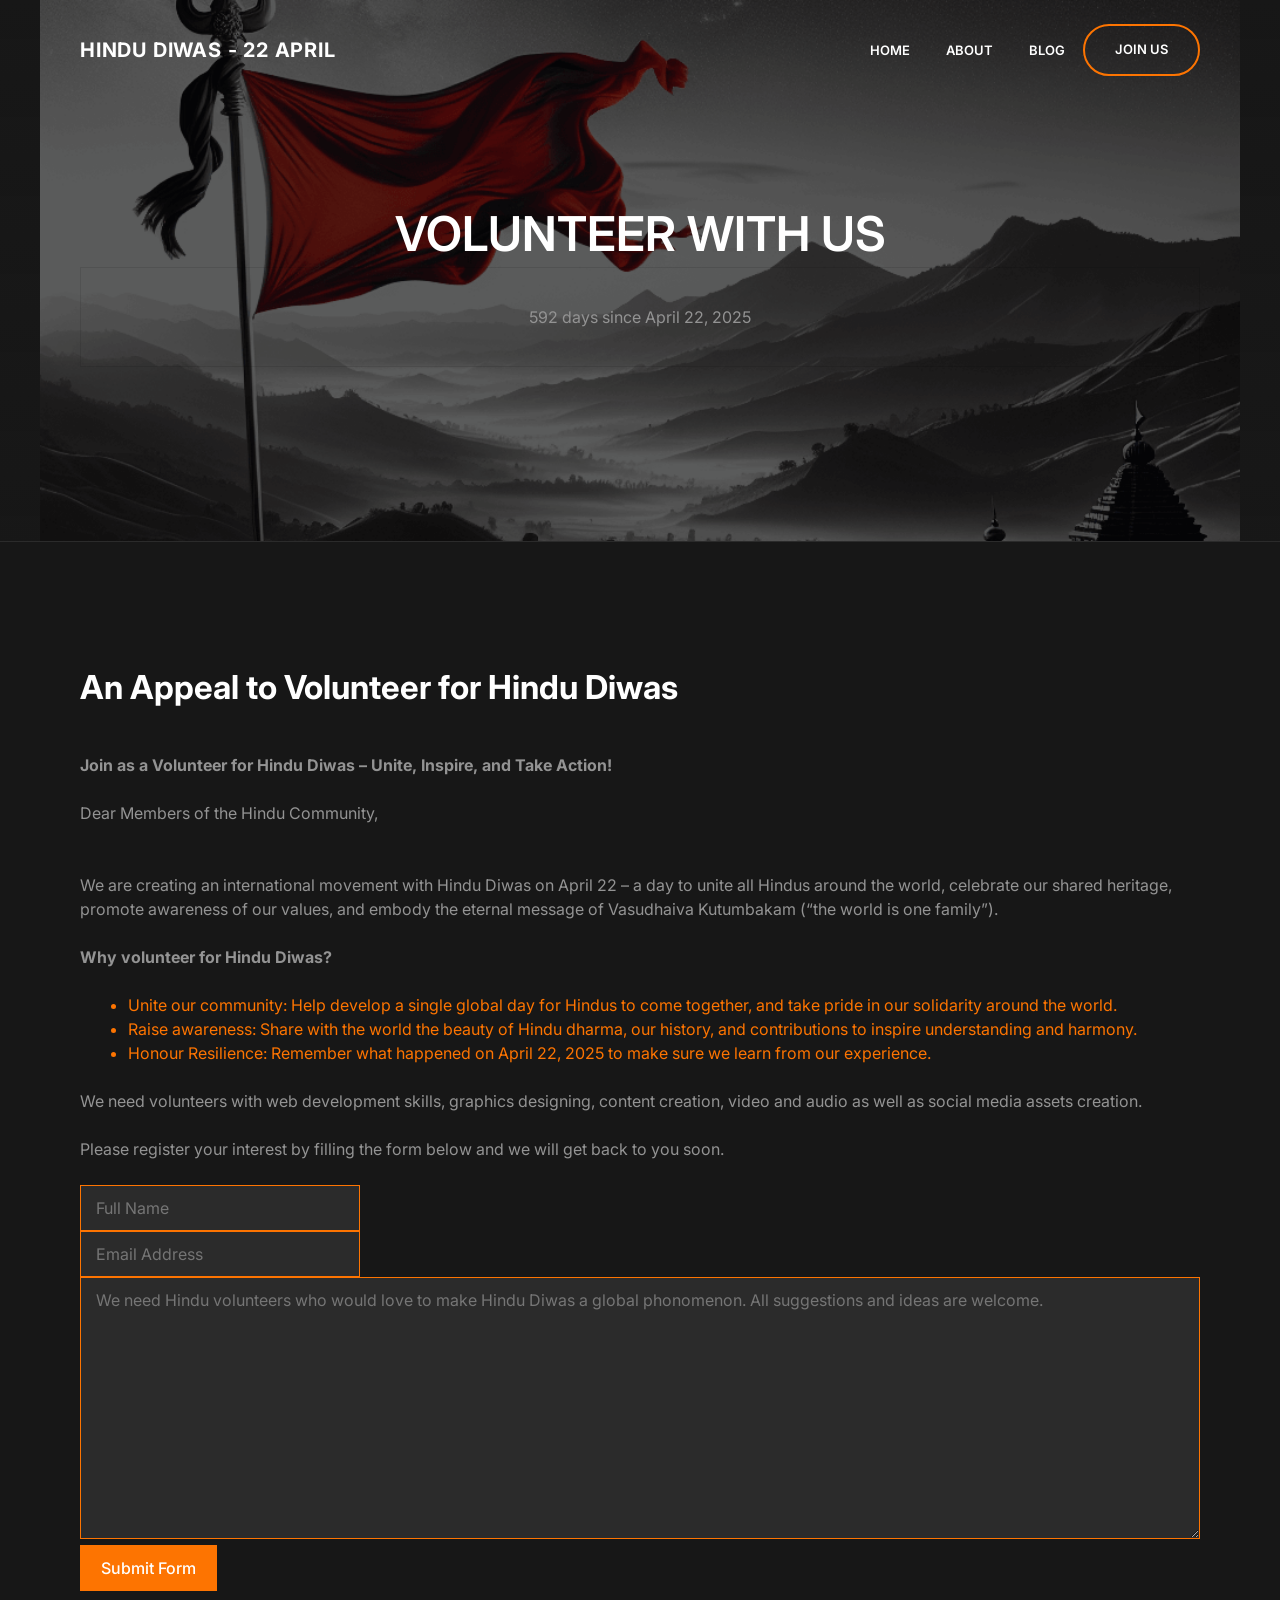
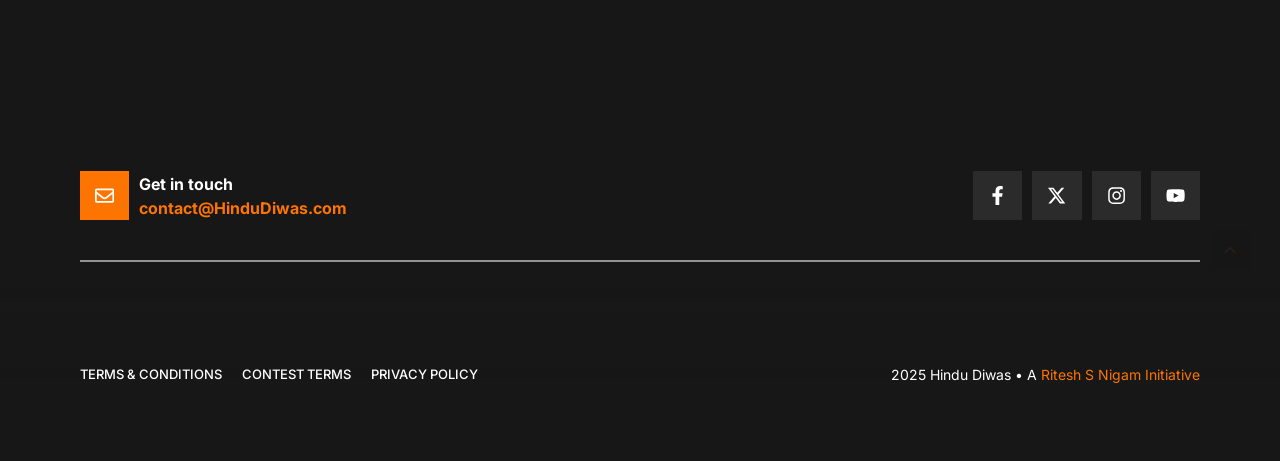
<file: volunteer-with-us/index.html>
<!DOCTYPE html>
<html lang="en-US">
<head>
	<meta charset="UTF-8">
	<title>Volunteer With Us &#x2d; Hindu Diwas &#8211; 22 April</title>
	<style>img:is([sizes="auto" i], [sizes^="auto," i]) { contain-intrinsic-size: 3000px 1500px }</style>
	<meta name="viewport" content="width=device-width, initial-scale=1">
<!-- The SEO Framework by Sybre Waaijer -->
<meta name="robots" content="max-snippet:-1,max-image-preview:large,max-video-preview:-1">
<link rel="canonical" href="/volunteer-with-us/">
<meta name="description" content="Join as a Volunteer for Hindu Diwas &ndash; Unite, Inspire, and Take Action! Dear Members of the Hindu Community, We are creating an international movement with Hindu&#8230;">
<meta property="og:type" content="website">
<meta property="og:locale" content="en_US">
<meta property="og:site_name" content="Hindu Diwas &#8211; 22 April">
<meta property="og:title" content="Volunteer With Us">
<meta property="og:description" content="Join as a Volunteer for Hindu Diwas &ndash; Unite, Inspire, and Take Action! Dear Members of the Hindu Community, We are creating an international movement with Hindu Diwas on April 22 &ndash; a day to unite all&#8230;">
<meta property="og:url" content="/volunteer-with-us/">
<meta property="og:image" content="/wp-content/uploads/2025/04/22.png">
<meta property="og:image:width" content="500">
<meta property="og:image:height" content="500">
<meta name="twitter:card" content="summary_large_image">
<meta name="twitter:title" content="Volunteer With Us">
<meta name="twitter:description" content="Join as a Volunteer for Hindu Diwas &ndash; Unite, Inspire, and Take Action! Dear Members of the Hindu Community, We are creating an international movement with Hindu Diwas on April 22 &ndash; a day to unite all&#8230;">
<meta name="twitter:image" content="/wp-content/uploads/2025/04/22.png">
<script type="application/ld+json">{"@context":"https://schema.org","@graph":[{"@type":"WebSite","@id":"/#/schema/WebSite","url":"/","name":"Hindu Diwas – 22 April","inLanguage":"en-US","potentialAction":{"@type":"SearchAction","target":{"@type":"EntryPoint","urlTemplate":"/search/{search_term_string}/"},"query-input":"required name=search_term_string"},"publisher":{"@type":"Organization","@id":"/#/schema/Organization","name":"Hindu Diwas – 22 April","url":"/","logo":{"@type":"ImageObject","url":"/wp-content/uploads/2025/04/cropped-22.png","contentUrl":"/wp-content/uploads/2025/04/cropped-22.png","width":512,"height":512,"contentSize":"29607"}}},{"@type":"WebPage","@id":"/volunteer-with-us/","url":"/volunteer-with-us/","name":"Volunteer With Us - Hindu Diwas – 22 April","description":"Join as a Volunteer for Hindu Diwas – Unite, Inspire, and Take Action! Dear Members of the Hindu Community, We are creating an international movement with Hindu…","inLanguage":"en-US","isPartOf":{"@id":"/#/schema/WebSite"},"breadcrumb":{"@type":"BreadcrumbList","@id":"/#/schema/BreadcrumbList","itemListElement":[{"@type":"ListItem","position":1,"item":"/","name":"Hindu Diwas – 22 April"},{"@type":"ListItem","position":2,"name":"Volunteer With Us"}]},"potentialAction":{"@type":"ReadAction","target":"/volunteer-with-us/"}}]}</script>
<!-- / The SEO Framework by Sybre Waaijer | 32.81ms meta | 9.40ms boot -->

<link href="https://fonts.gstatic.com/" crossorigin rel="preconnect">
<link href="https://fonts.googleapis.com/" crossorigin rel="preconnect">
<link rel="alternate" type="application/rss+xml" title="Hindu Diwas - 22 April &raquo; Feed" href="/feed/">
<link rel="alternate" type="application/rss+xml" title="Hindu Diwas - 22 April &raquo; Comments Feed" href="/comments/feed/">
<script>
window._wpemojiSettings = {"baseUrl":"https:\/\/s.w.org\/images\/core\/emoji\/15.1.0\/72x72\/","ext":".png","svgUrl":"https:\/\/s.w.org\/images\/core\/emoji\/15.1.0\/svg\/","svgExt":".svg","source":{"concatemoji":"\/wp-includes\/js\/wp-emoji-release.min.js?ver=6.8.1"}};
/*! This file is auto-generated */
!function(i,n){var o,s,e;function c(e){try{var t={supportTests:e,timestamp:(new Date).valueOf()};sessionStorage.setItem(o,JSON.stringify(t))}catch(e){}}function p(e,t,n){e.clearRect(0,0,e.canvas.width,e.canvas.height),e.fillText(t,0,0);var t=new Uint32Array(e.getImageData(0,0,e.canvas.width,e.canvas.height).data),r=(e.clearRect(0,0,e.canvas.width,e.canvas.height),e.fillText(n,0,0),new Uint32Array(e.getImageData(0,0,e.canvas.width,e.canvas.height).data));return t.every(function(e,t){return e===r[t]})}function u(e,t,n){switch(t){case"flag":return n(e,"🏳️‍⚧️","🏳️​⚧️")?!1:!n(e,"🇺🇳","🇺​🇳")&&!n(e,"🏴󠁧󠁢󠁥󠁮󠁧󠁿","🏴​󠁧​󠁢​󠁥​󠁮​󠁧​󠁿");case"emoji":return!n(e,"🐦‍🔥","🐦​🔥")}return!1}function f(e,t,n){var r="undefined"!=typeof WorkerGlobalScope&&self instanceof WorkerGlobalScope?new OffscreenCanvas(300,150):i.createElement("canvas"),a=r.getContext("2d",{willReadFrequently:!0}),o=(a.textBaseline="top",a.font="600 32px Arial",{});return e.forEach(function(e){o[e]=t(a,e,n)}),o}function t(e){var t=i.createElement("script");t.src=e,t.defer=!0,i.head.appendChild(t)}"undefined"!=typeof Promise&&(o="wpEmojiSettingsSupports",s=["flag","emoji"],n.supports={everything:!0,everythingExceptFlag:!0},e=new Promise(function(e){i.addEventListener("DOMContentLoaded",e,{once:!0})}),new Promise(function(t){var n=function(){try{var e=JSON.parse(sessionStorage.getItem(o));if("object"==typeof e&&"number"==typeof e.timestamp&&(new Date).valueOf()<e.timestamp+604800&&"object"==typeof e.supportTests)return e.supportTests}catch(e){}return null}();if(!n){if("undefined"!=typeof Worker&&"undefined"!=typeof OffscreenCanvas&&"undefined"!=typeof URL&&URL.createObjectURL&&"undefined"!=typeof Blob)try{var e="postMessage("+f.toString()+"("+[JSON.stringify(s),u.toString(),p.toString()].join(",")+"));",r=new Blob([e],{type:"text/javascript"}),a=new Worker(URL.createObjectURL(r),{name:"wpTestEmojiSupports"});return void(a.onmessage=function(e){c(n=e.data),a.terminate(),t(n)})}catch(e){}c(n=f(s,u,p))}t(n)}).then(function(e){for(var t in e)n.supports[t]=e[t],n.supports.everything=n.supports.everything&&n.supports[t],"flag"!==t&&(n.supports.everythingExceptFlag=n.supports.everythingExceptFlag&&n.supports[t]);n.supports.everythingExceptFlag=n.supports.everythingExceptFlag&&!n.supports.flag,n.DOMReady=!1,n.readyCallback=function(){n.DOMReady=!0}}).then(function(){return e}).then(function(){var e;n.supports.everything||(n.readyCallback(),(e=n.source||{}).concatemoji?t(e.concatemoji):e.wpemoji&&e.twemoji&&(t(e.twemoji),t(e.wpemoji)))}))}((window,document),window._wpemojiSettings);
</script>
<style id="wp-emoji-styles-inline-css">img.wp-smiley, img.emoji {
		display: inline !important;
		border: none !important;
		box-shadow: none !important;
		height: 1em !important;
		width: 1em !important;
		margin: 0 0.07em !important;
		vertical-align: -0.1em !important;
		background: none !important;
		padding: 0 !important;
	}</style>
<link rel="stylesheet" id="wp-block-library-css" href="/wp-includes/css/dist/block-library/style.min.css?ver=6.8.1" media="all">
<style id="classic-theme-styles-inline-css">/*! This file is auto-generated */
.wp-block-button__link{color:#fff;background-color:#32373c;border-radius:9999px;box-shadow:none;text-decoration:none;padding:calc(.667em + 2px) calc(1.333em + 2px);font-size:1.125em}.wp-block-file__button{background:#32373c;color:#fff;text-decoration:none}</style>
<style id="global-styles-inline-css">:root{--wp--preset--aspect-ratio--square: 1;--wp--preset--aspect-ratio--4-3: 4/3;--wp--preset--aspect-ratio--3-4: 3/4;--wp--preset--aspect-ratio--3-2: 3/2;--wp--preset--aspect-ratio--2-3: 2/3;--wp--preset--aspect-ratio--16-9: 16/9;--wp--preset--aspect-ratio--9-16: 9/16;--wp--preset--color--black: #000000;--wp--preset--color--cyan-bluish-gray: #abb8c3;--wp--preset--color--white: #ffffff;--wp--preset--color--pale-pink: #f78da7;--wp--preset--color--vivid-red: #cf2e2e;--wp--preset--color--luminous-vivid-orange: #ff6900;--wp--preset--color--luminous-vivid-amber: #fcb900;--wp--preset--color--light-green-cyan: #7bdcb5;--wp--preset--color--vivid-green-cyan: #00d084;--wp--preset--color--pale-cyan-blue: #8ed1fc;--wp--preset--color--vivid-cyan-blue: #0693e3;--wp--preset--color--vivid-purple: #9b51e0;--wp--preset--color--contrast: var(--contrast);--wp--preset--color--contrast-2: var(--contrast-2);--wp--preset--color--contrast-3: var(--contrast-3);--wp--preset--color--contrast-4: var(--contrast-4);--wp--preset--color--base: var(--base);--wp--preset--color--base-2: var(--base-2);--wp--preset--color--accent: var(--accent);--wp--preset--gradient--vivid-cyan-blue-to-vivid-purple: linear-gradient(135deg,rgba(6,147,227,1) 0%,rgb(155,81,224) 100%);--wp--preset--gradient--light-green-cyan-to-vivid-green-cyan: linear-gradient(135deg,rgb(122,220,180) 0%,rgb(0,208,130) 100%);--wp--preset--gradient--luminous-vivid-amber-to-luminous-vivid-orange: linear-gradient(135deg,rgba(252,185,0,1) 0%,rgba(255,105,0,1) 100%);--wp--preset--gradient--luminous-vivid-orange-to-vivid-red: linear-gradient(135deg,rgba(255,105,0,1) 0%,rgb(207,46,46) 100%);--wp--preset--gradient--very-light-gray-to-cyan-bluish-gray: linear-gradient(135deg,rgb(238,238,238) 0%,rgb(169,184,195) 100%);--wp--preset--gradient--cool-to-warm-spectrum: linear-gradient(135deg,rgb(74,234,220) 0%,rgb(151,120,209) 20%,rgb(207,42,186) 40%,rgb(238,44,130) 60%,rgb(251,105,98) 80%,rgb(254,248,76) 100%);--wp--preset--gradient--blush-light-purple: linear-gradient(135deg,rgb(255,206,236) 0%,rgb(152,150,240) 100%);--wp--preset--gradient--blush-bordeaux: linear-gradient(135deg,rgb(254,205,165) 0%,rgb(254,45,45) 50%,rgb(107,0,62) 100%);--wp--preset--gradient--luminous-dusk: linear-gradient(135deg,rgb(255,203,112) 0%,rgb(199,81,192) 50%,rgb(65,88,208) 100%);--wp--preset--gradient--pale-ocean: linear-gradient(135deg,rgb(255,245,203) 0%,rgb(182,227,212) 50%,rgb(51,167,181) 100%);--wp--preset--gradient--electric-grass: linear-gradient(135deg,rgb(202,248,128) 0%,rgb(113,206,126) 100%);--wp--preset--gradient--midnight: linear-gradient(135deg,rgb(2,3,129) 0%,rgb(40,116,252) 100%);--wp--preset--font-size--small: 13px;--wp--preset--font-size--medium: 20px;--wp--preset--font-size--large: 36px;--wp--preset--font-size--x-large: 42px;--wp--preset--spacing--20: 0.44rem;--wp--preset--spacing--30: 0.67rem;--wp--preset--spacing--40: 1rem;--wp--preset--spacing--50: 1.5rem;--wp--preset--spacing--60: 2.25rem;--wp--preset--spacing--70: 3.38rem;--wp--preset--spacing--80: 5.06rem;--wp--preset--shadow--natural: 6px 6px 9px rgba(0, 0, 0, 0.2);--wp--preset--shadow--deep: 12px 12px 50px rgba(0, 0, 0, 0.4);--wp--preset--shadow--sharp: 6px 6px 0px rgba(0, 0, 0, 0.2);--wp--preset--shadow--outlined: 6px 6px 0px -3px rgba(255, 255, 255, 1), 6px 6px rgba(0, 0, 0, 1);--wp--preset--shadow--crisp: 6px 6px 0px rgba(0, 0, 0, 1);}:where(.is-layout-flex){gap: 0.5em;}:where(.is-layout-grid){gap: 0.5em;}body .is-layout-flex{display: flex;}.is-layout-flex{flex-wrap: wrap;align-items: center;}.is-layout-flex > :is(*, div){margin: 0;}body .is-layout-grid{display: grid;}.is-layout-grid > :is(*, div){margin: 0;}:where(.wp-block-columns.is-layout-flex){gap: 2em;}:where(.wp-block-columns.is-layout-grid){gap: 2em;}:where(.wp-block-post-template.is-layout-flex){gap: 1.25em;}:where(.wp-block-post-template.is-layout-grid){gap: 1.25em;}.has-black-color{color: var(--wp--preset--color--black) !important;}.has-cyan-bluish-gray-color{color: var(--wp--preset--color--cyan-bluish-gray) !important;}.has-white-color{color: var(--wp--preset--color--white) !important;}.has-pale-pink-color{color: var(--wp--preset--color--pale-pink) !important;}.has-vivid-red-color{color: var(--wp--preset--color--vivid-red) !important;}.has-luminous-vivid-orange-color{color: var(--wp--preset--color--luminous-vivid-orange) !important;}.has-luminous-vivid-amber-color{color: var(--wp--preset--color--luminous-vivid-amber) !important;}.has-light-green-cyan-color{color: var(--wp--preset--color--light-green-cyan) !important;}.has-vivid-green-cyan-color{color: var(--wp--preset--color--vivid-green-cyan) !important;}.has-pale-cyan-blue-color{color: var(--wp--preset--color--pale-cyan-blue) !important;}.has-vivid-cyan-blue-color{color: var(--wp--preset--color--vivid-cyan-blue) !important;}.has-vivid-purple-color{color: var(--wp--preset--color--vivid-purple) !important;}.has-black-background-color{background-color: var(--wp--preset--color--black) !important;}.has-cyan-bluish-gray-background-color{background-color: var(--wp--preset--color--cyan-bluish-gray) !important;}.has-white-background-color{background-color: var(--wp--preset--color--white) !important;}.has-pale-pink-background-color{background-color: var(--wp--preset--color--pale-pink) !important;}.has-vivid-red-background-color{background-color: var(--wp--preset--color--vivid-red) !important;}.has-luminous-vivid-orange-background-color{background-color: var(--wp--preset--color--luminous-vivid-orange) !important;}.has-luminous-vivid-amber-background-color{background-color: var(--wp--preset--color--luminous-vivid-amber) !important;}.has-light-green-cyan-background-color{background-color: var(--wp--preset--color--light-green-cyan) !important;}.has-vivid-green-cyan-background-color{background-color: var(--wp--preset--color--vivid-green-cyan) !important;}.has-pale-cyan-blue-background-color{background-color: var(--wp--preset--color--pale-cyan-blue) !important;}.has-vivid-cyan-blue-background-color{background-color: var(--wp--preset--color--vivid-cyan-blue) !important;}.has-vivid-purple-background-color{background-color: var(--wp--preset--color--vivid-purple) !important;}.has-black-border-color{border-color: var(--wp--preset--color--black) !important;}.has-cyan-bluish-gray-border-color{border-color: var(--wp--preset--color--cyan-bluish-gray) !important;}.has-white-border-color{border-color: var(--wp--preset--color--white) !important;}.has-pale-pink-border-color{border-color: var(--wp--preset--color--pale-pink) !important;}.has-vivid-red-border-color{border-color: var(--wp--preset--color--vivid-red) !important;}.has-luminous-vivid-orange-border-color{border-color: var(--wp--preset--color--luminous-vivid-orange) !important;}.has-luminous-vivid-amber-border-color{border-color: var(--wp--preset--color--luminous-vivid-amber) !important;}.has-light-green-cyan-border-color{border-color: var(--wp--preset--color--light-green-cyan) !important;}.has-vivid-green-cyan-border-color{border-color: var(--wp--preset--color--vivid-green-cyan) !important;}.has-pale-cyan-blue-border-color{border-color: var(--wp--preset--color--pale-cyan-blue) !important;}.has-vivid-cyan-blue-border-color{border-color: var(--wp--preset--color--vivid-cyan-blue) !important;}.has-vivid-purple-border-color{border-color: var(--wp--preset--color--vivid-purple) !important;}.has-vivid-cyan-blue-to-vivid-purple-gradient-background{background: var(--wp--preset--gradient--vivid-cyan-blue-to-vivid-purple) !important;}.has-light-green-cyan-to-vivid-green-cyan-gradient-background{background: var(--wp--preset--gradient--light-green-cyan-to-vivid-green-cyan) !important;}.has-luminous-vivid-amber-to-luminous-vivid-orange-gradient-background{background: var(--wp--preset--gradient--luminous-vivid-amber-to-luminous-vivid-orange) !important;}.has-luminous-vivid-orange-to-vivid-red-gradient-background{background: var(--wp--preset--gradient--luminous-vivid-orange-to-vivid-red) !important;}.has-very-light-gray-to-cyan-bluish-gray-gradient-background{background: var(--wp--preset--gradient--very-light-gray-to-cyan-bluish-gray) !important;}.has-cool-to-warm-spectrum-gradient-background{background: var(--wp--preset--gradient--cool-to-warm-spectrum) !important;}.has-blush-light-purple-gradient-background{background: var(--wp--preset--gradient--blush-light-purple) !important;}.has-blush-bordeaux-gradient-background{background: var(--wp--preset--gradient--blush-bordeaux) !important;}.has-luminous-dusk-gradient-background{background: var(--wp--preset--gradient--luminous-dusk) !important;}.has-pale-ocean-gradient-background{background: var(--wp--preset--gradient--pale-ocean) !important;}.has-electric-grass-gradient-background{background: var(--wp--preset--gradient--electric-grass) !important;}.has-midnight-gradient-background{background: var(--wp--preset--gradient--midnight) !important;}.has-small-font-size{font-size: var(--wp--preset--font-size--small) !important;}.has-medium-font-size{font-size: var(--wp--preset--font-size--medium) !important;}.has-large-font-size{font-size: var(--wp--preset--font-size--large) !important;}.has-x-large-font-size{font-size: var(--wp--preset--font-size--x-large) !important;}
:where(.wp-block-post-template.is-layout-flex){gap: 1.25em;}:where(.wp-block-post-template.is-layout-grid){gap: 1.25em;}
:where(.wp-block-columns.is-layout-flex){gap: 2em;}:where(.wp-block-columns.is-layout-grid){gap: 2em;}
:root :where(.wp-block-pullquote){font-size: 1.5em;line-height: 1.6;}</style>
<link rel="stylesheet" id="rt-fontawsome-css" href="/wp-content/plugins/the-post-grid/assets/vendor/font-awesome/css/font-awesome.min.css?ver=7.7.19" media="all">
<link rel="stylesheet" id="rt-tpg-shortcode-css" href="/wp-content/plugins/the-post-grid/assets/css/tpg-shortcode.min.css?ver=7.7.19" media="all">
<link rel="stylesheet" id="generate-style-css" href="/wp-content/themes/generatepress/assets/css/main.min.css?ver=3.5.1" media="all">
<style id="generate-style-inline-css">body{background-color:var(--contrast);color:var(--contrast-4);}a{color:var(--accent);}a:hover, a:focus, a:active{color:var(--base-2);}.wp-block-group__inner-container{max-width:1200px;margin-left:auto;margin-right:auto;}.generate-back-to-top{font-size:20px;border-radius:3px;position:fixed;bottom:30px;right:30px;line-height:40px;width:40px;text-align:center;z-index:10;transition:opacity 300ms ease-in-out;opacity:0.1;transform:translateY(1000px);}.generate-back-to-top__show{opacity:1;transform:translateY(0);}:root{--contrast:#171717;--contrast-2:#2b2b2b;--contrast-3:#616161;--contrast-4:#939393;--base:#d1d1d1;--base-2:#ffffff;--accent:#fd7401;}:root .has-contrast-color{color:var(--contrast);}:root .has-contrast-background-color{background-color:var(--contrast);}:root .has-contrast-2-color{color:var(--contrast-2);}:root .has-contrast-2-background-color{background-color:var(--contrast-2);}:root .has-contrast-3-color{color:var(--contrast-3);}:root .has-contrast-3-background-color{background-color:var(--contrast-3);}:root .has-contrast-4-color{color:var(--contrast-4);}:root .has-contrast-4-background-color{background-color:var(--contrast-4);}:root .has-base-color{color:var(--base);}:root .has-base-background-color{background-color:var(--base);}:root .has-base-2-color{color:var(--base-2);}:root .has-base-2-background-color{background-color:var(--base-2);}:root .has-accent-color{color:var(--accent);}:root .has-accent-background-color{background-color:var(--accent);}h1{font-family:inherit;font-weight:600;font-size:48px;line-height:1.4em;}@media (max-width: 1024px){h1{font-size:42px;}}@media (max-width:768px){h1{font-size:40px;}}h2{font-family:inherit;font-weight:600;font-size:40px;}@media (max-width:768px){h2{font-size:34px;}}h3{font-family:inherit;font-weight:600;font-size:33px;line-height:1.3em;}@media (max-width:768px){h3{font-size:30px;}}h4{font-family:inherit;font-weight:600;font-size:22px;}@media (max-width:768px){h4{font-size:20px;}}h5{font-family:inherit;font-weight:500;font-size:18px;}@media (max-width:768px){h5{font-size:17px;}}h6{font-family:inherit;font-weight:600;font-size:14px;margin-bottom:15px;}body, button, input, select, textarea{font-family:Inter, sans-serif;font-size:16px;}.main-navigation a, .main-navigation .menu-toggle, .main-navigation .menu-bar-items{font-weight:600;text-transform:uppercase;font-size:13px;}.main-title{font-family:inherit;text-transform:uppercase;font-size:20px;letter-spacing:0.04em;}button:not(.menu-toggle),html input[type="button"],input[type="reset"],input[type="submit"],.button,.wp-block-button .wp-block-button__link{font-family:inherit;font-weight:500;}.top-bar{background-color:#636363;color:#ffffff;}.top-bar a{color:#ffffff;}.top-bar a:hover{color:#303030;}.site-header{background-color:var(--contrast);}.main-title a,.main-title a:hover{color:var(--base-2);}.site-description{color:var(--base-2);}.main-navigation .main-nav ul li a, .main-navigation .menu-toggle, .main-navigation .menu-bar-items{color:var(--base-2);}.main-navigation .main-nav ul li:not([class*="current-menu-"]):hover > a, .main-navigation .main-nav ul li:not([class*="current-menu-"]):focus > a, .main-navigation .main-nav ul li.sfHover:not([class*="current-menu-"]) > a, .main-navigation .menu-bar-item:hover > a, .main-navigation .menu-bar-item.sfHover > a{color:var(--base);}button.menu-toggle:hover,button.menu-toggle:focus{color:var(--base-2);}.main-navigation .main-nav ul li[class*="current-menu-"] > a{color:var(--accent);}.navigation-search input[type="search"],.navigation-search input[type="search"]:active, .navigation-search input[type="search"]:focus, .main-navigation .main-nav ul li.search-item.active > a, .main-navigation .menu-bar-items .search-item.active > a{color:var(--base);}.separate-containers .inside-article, .separate-containers .comments-area, .separate-containers .page-header, .one-container .container, .separate-containers .paging-navigation, .inside-page-header{color:var(--contrast-4);background-color:var(--contrast);}.entry-title a{color:var(--contrast-4);}.entry-title a:hover{color:var(--base);}.entry-meta{color:var(--base);}h1{color:var(--base-2);}h2{color:var(--base-2);}h3{color:var(--base-2);}h4{color:var(--base-2);}h5{color:var(--base-2);}h6{color:var(--base-2);}.sidebar .widget{color:var(--base);background-color:var(--contrast-2);}.sidebar .widget a{color:var(--accent);}.sidebar .widget a:hover{color:var(--base-2);}.sidebar .widget .widget-title{color:var(--base-2);}input[type="text"],input[type="email"],input[type="url"],input[type="password"],input[type="search"],input[type="tel"],input[type="number"],textarea,select{color:var(--contrast-4);background-color:var(--contrast-2);border-color:var(--accent);}input[type="text"]:focus,input[type="email"]:focus,input[type="url"]:focus,input[type="password"]:focus,input[type="search"]:focus,input[type="tel"]:focus,input[type="number"]:focus,textarea:focus,select:focus{color:var(--contrast-4);background-color:var(--contrast-2);border-color:var(--base);}button,html input[type="button"],input[type="reset"],input[type="submit"],a.button,a.wp-block-button__link:not(.has-background){color:var(--base-2);background-color:var(--accent);}button:hover,html input[type="button"]:hover,input[type="reset"]:hover,input[type="submit"]:hover,a.button:hover,button:focus,html input[type="button"]:focus,input[type="reset"]:focus,input[type="submit"]:focus,a.button:focus,a.wp-block-button__link:not(.has-background):active,a.wp-block-button__link:not(.has-background):focus,a.wp-block-button__link:not(.has-background):hover{color:var(--accent);background-color:var(--base-2);}a.generate-back-to-top{background-color:rgba( 0,0,0,0.4 );color:var(--accent);}a.generate-back-to-top:hover,a.generate-back-to-top:focus{background-color:var(--accent);color:var(--base-2);}:root{--gp-search-modal-bg-color:var(--base-3);--gp-search-modal-text-color:var(--contrast);--gp-search-modal-overlay-bg-color:rgba(0,0,0,0.2);}@media (max-width: 860px){.main-navigation .menu-bar-item:hover > a, .main-navigation .menu-bar-item.sfHover > a{background:none;color:var(--base-2);}}.nav-below-header .main-navigation .inside-navigation.grid-container, .nav-above-header .main-navigation .inside-navigation.grid-container{padding:0px 22px 0px 22px;}.separate-containers .inside-article, .separate-containers .comments-area, .separate-containers .page-header, .separate-containers .paging-navigation, .one-container .site-content, .inside-page-header{padding:100px 40px 100px 40px;}.site-main .wp-block-group__inner-container{padding:100px 40px 100px 40px;}.separate-containers .paging-navigation{padding-top:20px;padding-bottom:20px;}.entry-content .alignwide, body:not(.no-sidebar) .entry-content .alignfull{margin-left:-40px;width:calc(100% + 80px);max-width:calc(100% + 80px);}.sidebar .widget, .page-header, .widget-area .main-navigation, .site-main > *{margin-bottom:40px;}.separate-containers .site-main{margin:40px;}.both-right .inside-left-sidebar,.both-left .inside-left-sidebar{margin-right:20px;}.both-right .inside-right-sidebar,.both-left .inside-right-sidebar{margin-left:20px;}.one-container.archive .post:not(:last-child):not(.is-loop-template-item), .one-container.blog .post:not(:last-child):not(.is-loop-template-item){padding-bottom:100px;}.separate-containers .featured-image{margin-top:40px;}.separate-containers .inside-right-sidebar, .separate-containers .inside-left-sidebar{margin-top:40px;margin-bottom:40px;}.main-navigation .main-nav ul li a,.menu-toggle,.main-navigation .menu-bar-item > a{padding-left:18px;padding-right:18px;}.main-navigation .main-nav ul ul li a{padding:10px 18px 10px 18px;}.rtl .menu-item-has-children .dropdown-menu-toggle{padding-left:18px;}.menu-item-has-children .dropdown-menu-toggle{padding-right:18px;}.rtl .main-navigation .main-nav ul li.menu-item-has-children > a{padding-right:18px;}@media (max-width:768px){.separate-containers .inside-article, .separate-containers .comments-area, .separate-containers .page-header, .separate-containers .paging-navigation, .one-container .site-content, .inside-page-header{padding:60px 30px 60px 30px;}.site-main .wp-block-group__inner-container{padding:60px 30px 60px 30px;}.inside-top-bar{padding-right:30px;padding-left:30px;}.inside-header{padding-right:30px;padding-left:30px;}.widget-area .widget{padding-top:30px;padding-right:30px;padding-bottom:30px;padding-left:30px;}.footer-widgets-container{padding-top:30px;padding-right:30px;padding-bottom:30px;padding-left:30px;}.inside-site-info{padding-right:30px;padding-left:30px;}.entry-content .alignwide, body:not(.no-sidebar) .entry-content .alignfull{margin-left:-30px;width:calc(100% + 60px);max-width:calc(100% + 60px);}.one-container .site-main .paging-navigation{margin-bottom:40px;}}/* End cached CSS */.is-right-sidebar{width:30%;}.is-left-sidebar{width:30%;}.site-content .content-area{width:100%;}@media (max-width: 860px){.main-navigation .menu-toggle,.sidebar-nav-mobile:not(#sticky-placeholder){display:block;}.main-navigation ul,.gen-sidebar-nav,.main-navigation:not(.slideout-navigation):not(.toggled) .main-nav > ul,.has-inline-mobile-toggle #site-navigation .inside-navigation > *:not(.navigation-search):not(.main-nav){display:none;}.nav-align-right .inside-navigation,.nav-align-center .inside-navigation{justify-content:space-between;}.has-inline-mobile-toggle .mobile-menu-control-wrapper{display:flex;flex-wrap:wrap;}.has-inline-mobile-toggle .inside-header{flex-direction:row;text-align:left;flex-wrap:wrap;}.has-inline-mobile-toggle .header-widget,.has-inline-mobile-toggle #site-navigation{flex-basis:100%;}.nav-float-left .has-inline-mobile-toggle #site-navigation{order:10;}}
.dynamic-author-image-rounded{border-radius:100%;}.dynamic-featured-image, .dynamic-author-image{vertical-align:middle;}.one-container.blog .dynamic-content-template:not(:last-child), .one-container.archive .dynamic-content-template:not(:last-child){padding-bottom:0px;}.dynamic-entry-excerpt > p:last-child{margin-bottom:0px;}
.page-hero .inside-page-hero.grid-container{max-width:calc(1200px - 0px - 0px);}.inside-page-hero > *:last-child{margin-bottom:0px;}.page-hero time.updated{display:none;}.header-wrap{position:absolute;left:0px;right:0px;z-index:10;}.header-wrap .site-header{background:transparent;}</style>
<link rel="stylesheet" id="generate-google-fonts-css" href="https://fonts.googleapis.com/css?family=Inter%3A100%2C200%2C300%2Cregular%2C500%2C600%2C700%2C800%2C900&#038;display=auto&#038;ver=3.5.1" media="all">
<style id="generateblocks-inline-css">a.gb-button-5faeb93f{display:inline-flex;align-items:center;justify-content:center;text-align:center;padding:15px;background-color:var(--accent);color:var(--base-2);text-decoration:none;}a.gb-button-5faeb93f:hover, a.gb-button-5faeb93f:active, a.gb-button-5faeb93f:focus{background-color:var(--contrast-2);color:var(--base-2);}a.gb-button-5faeb93f .gb-icon{line-height:0;}a.gb-button-5faeb93f .gb-icon svg{width:1.2em;height:1.2em;fill:currentColor;}p.gb-headline-b262b099{font-weight:700;margin-bottom:0px;color:var(--base-2);}p.gb-headline-b262b099 a{color:var(--accent);}p.gb-headline-b262b099 a:hover{color:var(--base-2);}@media (max-width: 1024px) {a.gb-button-5faeb93f .gb-icon svg{width:1em;height:1em;}}:root{--gb-container-width:1200px;}.gb-container .wp-block-image img{vertical-align:middle;}.gb-grid-wrapper .wp-block-image{margin-bottom:0;}.gb-highlight{background:none;}.gb-shape{line-height:0;}.gb-text-7b643a38{align-items:center;color:var(--base-2);display:inline-flex;font-weight:700;justify-content:center;text-align:center;text-decoration:none;border:2px solid var(--accent);border-radius:9999px;padding:14px 30px}.gb-text-7b643a38:is(:hover,:focus){background-color:var(--accent);color:var(--base-2)}.gb-text-82ad30ef{align-items:center;background-color:var(--accent);color:var(--base-2);display:inline-flex;font-weight:700;justify-content:center;text-align:center;text-decoration:none;padding:14px 70px 14px 17px}.gb-text-82ad30ef:is(:hover,:focus){background-color:var(--base-2);color:var(--accent)}.gb-text-98004d80{align-items:center;background-color:#2b2b2b;color:#ffffff;display:inline-flex;justify-content:center;text-align:center;text-decoration:none;padding:15px}.gb-text-98004d80:is(:hover,:focus){background-color:#fd7401}.gb-text-98004d80 .gb-shape svg{width:1.2em;height:1.2em;fill:currentColor}.gb-text-72a48bcd{align-items:center;background-color:#2b2b2b;color:#ffffff;display:inline-flex;justify-content:center;text-align:center;text-decoration:none;padding:15px}.gb-text-72a48bcd:is(:hover,:focus){background-color:#fd7401}.gb-text-72a48bcd .gb-shape svg{width:1.2em;height:1.2em;fill:currentColor}.gb-text-6589660c{align-items:center;background-color:#2b2b2b;color:#ffffff;display:inline-flex;justify-content:center;text-align:center;text-decoration:none;padding:15px}.gb-text-6589660c:is(:hover,:focus){background-color:#fd7401}.gb-text-6589660c .gb-shape svg{width:1.2em;height:1.2em;fill:currentColor}.gb-text-1bead7a1{align-items:center;background-color:#2b2b2b;color:#ffffff;display:inline-flex;justify-content:center;text-align:center;text-decoration:none;padding:15px}.gb-text-1bead7a1:is(:hover,:focus){background-color:#fd7401}.gb-text-1bead7a1 .gb-shape svg{width:1.2em;height:1.2em;fill:currentColor}.gb-text-463a7804{color:var(--base-2);font-size:13px;font-weight:500;margin-bottom:0px;text-transform:uppercase}.gb-text-463a7804 a{color:var(--base-2)}.gb-text-463a7804 a:hover{color:var(--accent)}.gb-text-6d637b46{color:var(--base-2);font-size:13px;font-weight:500;margin-bottom:0px;text-transform:uppercase}.gb-text-6d637b46 a{color:var(--base-2)}.gb-text-6d637b46 a:hover{color:var(--accent)}.gb-text-abee2bdc{color:var(--base-2);font-size:13px;font-weight:500;margin-bottom:0px;text-transform:uppercase}.gb-text-abee2bdc a{color:var(--base-2)}.gb-text-abee2bdc a:hover{color:var(--accent)}.gb-text-dc1ddd1e{color:var(--base-2);font-size:14px;line-height:1.8em;margin-bottom:0px}@media (max-width:767px){.gb-text-dc1ddd1e{text-align:center}}.gb-text-92e73a8f{margin-bottom:0px;text-align:center;text-transform:uppercase}.gb-element-8dad9bba{background-blend-mode:normal,normal;overflow-x:hidden;overflow-y:hidden;position:relative;background:linear-gradient(180deg,rgb(23,23,23) 50%,rgba(23,23,23,0.9) 100%),url(https://sites.generatepress.com/workout/wp-content/uploads/sites/118/2022/03/bruno-nascimento-PHIgYUGQPvU-unsplash.jpg) center /cover no-repeat}.gb-element-c4a0cce9{margin-left:auto;margin-right:auto;max-width:var(--gb-container-width);position:relative;z-index:1;padding:80px 40px 50px 40px}@media (max-width:767px){.gb-element-c4a0cce9{padding-left:30px;padding-right:30px}}.gb-element-9f060c52{column-gap:40px;display:flex}@media (max-width:767px){.gb-element-9f060c52{flex-direction:column;row-gap:20px}}.gb-element-01289f71{align-items:center;column-gap:10px;display:flex}@media (max-width:767px){.gb-element-01289f71{width:100%}}.gb-element-95fab478{column-gap:10px;display:flex;flex-grow:1;justify-content:flex-end}@media (max-width:767px){.gb-element-95fab478{justify-content:flex-start}}.gb-element-0289e3c8{column-gap:20px;display:flex;margin-left:auto;margin-right:auto;margin-top:100px;max-width:var(--gb-container-width)}@media (max-width:1024px){.gb-element-0289e3c8{align-items:center}}@media (max-width:767px){.gb-element-0289e3c8{flex-direction:column;row-gap:20px}}.gb-element-7df83d21{align-items:center;column-gap:20px;display:flex}@media (max-width:767px){.gb-element-7df83d21{flex-grow:1;flex-wrap:wrap;justify-content:center;row-gap:6px}}.gb-element-62cdb1a5{flex-grow:1;text-align:right}@media (max-width:767px){.gb-element-62cdb1a5{text-align:center;width:100%}}.gb-element-3c8298ea{background-blend-mode:normal,normal;overflow-x:hidden;overflow-y:hidden;position:relative;background:linear-gradient(180deg,rgb(23,23,23) 0%,rgba(23,23,23,0.7) 100%),url(https://sites.generatepress.com/workout/wp-content/uploads/sites/118/2022/03/sven-mieke-jO6vBWX9h9Y-unsplash.jpg) center /cover no-repeat;border-bottom:1px solid var(--contrast-2)}.gb-element-5f5701ba{background-blend-mode:normal;background-image:url(/wp-content/uploads/2025/04/herosection-banner-1.png);background-position:center;background-repeat:no-repeat;background-size:cover;margin-left:auto;margin-right:auto;max-width:var(--gb-container-width);position:relative;z-index:1;padding:200px 40px 150px 40px}@media (max-width:767px){.gb-element-5f5701ba{padding:120px 30px 50px 30px}}</style>
<link rel="stylesheet" id="generate-offside-css" href="/wp-content/plugins/gp-premium/menu-plus/functions/css/offside.min.css?ver=2.5.2" media="all">
<style id="generate-offside-inline-css">:root{--gp-slideout-width:265px;}.slideout-navigation.main-navigation{background-color:var(--contrast);}.slideout-navigation, .slideout-navigation a{color:var(--base-2);}.slideout-navigation button.slideout-exit{color:var(--base-2);padding-left:18px;padding-right:18px;}.slide-opened nav.toggled .menu-toggle:before{display:none;}@media (max-width: 860px){.menu-bar-item.slideout-toggle{display:none;}}</style>
<script src="/wp-includes/js/jquery/jquery.min.js?ver=3.7.1" id="jquery-core-js"></script>
<script src="/wp-includes/js/jquery/jquery-migrate.min.js?ver=3.4.1" id="jquery-migrate-js"></script>
<link rel="https://api.w.org/" href="/wp-json/">
<link rel="alternate" title="JSON" type="application/json" href="/wp-json/wp/v2/pages/1128">
<link rel="EditURI" type="application/rsd+xml" title="RSD" href="/xmlrpc.php?rsd">
<link rel="alternate" title="oEmbed (JSON)" type="application/json+oembed" href="/wp-json/oembed/1.0/embed?url=%2Fvolunteer-with-us%2F">
<link rel="alternate" title="oEmbed (XML)" type="text/xml+oembed" href="/wp-json/oembed/1.0/embed?url=%2Fvolunteer-with-us%2F#038;format=xml">
<!-- HFCM by 99 Robots - Snippet # 1:  -->
<script>(function(w, d, t, h, s, n) {
    w.FlodeskObject = n;
    var fn = function() {
      (w[n].q = w[n].q || []).push(arguments);
    };
    w[n] = w[n] || fn;
    var f = d.getElementsByTagName(t)[0];
    var v = '?v=' + Math.floor(new Date().getTime() / (120 * 1000)) * 60;
    var sm = d.createElement(t);
    sm.async = true;
    sm.type = 'module';
    sm.src = h + s + '.mjs' + v;
    f.parentNode.insertBefore(sm, f);
    var sn = d.createElement(t);
    sn.async = true;
    sn.noModule = true;
    sn.src = h + s + '.js' + v;
    f.parentNode.insertBefore(sn, f);
  })(window, document, 'script', 'https://assets.flodesk.com', '/universal', 'fd');</script>
<script>window.fd('form', {
    formId: '68119ef3aa29b92b0bad058a'
  });</script>
<!-- /end HFCM by 99 Robots -->
        <style>:root {
                --tpg-primary-color: #0d6efd;
                --tpg-secondary-color: #0654c4;
                --tpg-primary-light: #c4d0ff
            }

                        body .rt-tpg-container .rt-loading,
            body #bottom-script-loader .rt-ball-clip-rotate {
                color: #0367bf !important;
            }</style>
		<link rel="icon" href="/wp-content/uploads/2025/04/cropped-22-32x32.png" sizes="32x32">
<link rel="icon" href="/wp-content/uploads/2025/04/cropped-22-192x192.png" sizes="192x192">
<link rel="apple-touch-icon" href="/wp-content/uploads/2025/04/cropped-22-180x180.png">
<meta name="msapplication-TileImage" content="/wp-content/uploads/2025/04/cropped-22-270x270.png">
		<style id="wp-custom-css">/* GeneratePress Site CSS */ /* Sidebar margin on mobile */
@media (max-width: 768px) {
	.sidebar {
		margin-top: 4em;
	}
} /* End GeneratePress Site CSS */</style>
		</head>

<body class="wp-singular page-template-default page page-id-1128 wp-embed-responsive wp-theme-generatepress post-image-aligned-center slideout-enabled slideout-mobile sticky-menu-fade rttpg rttpg-7.7.19 radius-frontend rttpg-body-wrap no-sidebar nav-float-right one-container header-aligned-left dropdown-hover" itemtype="https://schema.org/WebPage" itemscope>
	<div class="header-wrap">
<a class="screen-reader-text skip-link" href="#content" title="Skip to content">Skip to content</a>		<header class="site-header has-inline-mobile-toggle" id="masthead" aria-label="Site" itemtype="https://schema.org/WPHeader" itemscope>
			<div class="inside-header grid-container">
				<div class="site-branding">
						<p class="main-title" itemprop="headline">
					<a href="/" rel="home">Hindu Diwas - 22 April</a>
				</p>
						
					</div>	<nav class="main-navigation mobile-menu-control-wrapper" id="mobile-menu-control-wrapper" aria-label="Mobile Toggle">
		<div class="menu-bar-items">
<a class="gb-text gb-text-7b643a38 hide-on-mobile" href="/volunteer-with-us/">Join Us</a>
</div>		<button data-nav="site-navigation" class="menu-toggle" aria-controls="generate-slideout-menu" aria-expanded="false">
			<span class="gp-icon icon-menu-bars"><svg viewbox="0 0 512 512" aria-hidden="true" xmlns="http://www.w3.org/2000/svg" width="1em" height="1em"><path d="M0 96c0-13.255 10.745-24 24-24h464c13.255 0 24 10.745 24 24s-10.745 24-24 24H24c-13.255 0-24-10.745-24-24zm0 160c0-13.255 10.745-24 24-24h464c13.255 0 24 10.745 24 24s-10.745 24-24 24H24c-13.255 0-24-10.745-24-24zm0 160c0-13.255 10.745-24 24-24h464c13.255 0 24 10.745 24 24s-10.745 24-24 24H24c-13.255 0-24-10.745-24-24z"></path></svg><svg viewbox="0 0 512 512" aria-hidden="true" xmlns="http://www.w3.org/2000/svg" width="1em" height="1em"><path d="M71.029 71.029c9.373-9.372 24.569-9.372 33.942 0L256 222.059l151.029-151.03c9.373-9.372 24.569-9.372 33.942 0 9.372 9.373 9.372 24.569 0 33.942L289.941 256l151.03 151.029c9.372 9.373 9.372 24.569 0 33.942-9.373 9.372-24.569 9.372-33.942 0L256 289.941l-151.029 151.03c-9.373 9.372-24.569 9.372-33.942 0-9.372-9.373-9.372-24.569 0-33.942L222.059 256 71.029 104.971c-9.372-9.373-9.372-24.569 0-33.942z"></path></svg></span><span class="screen-reader-text">Menu</span>		</button>
	</nav>
			<nav class="main-navigation has-menu-bar-items sub-menu-right" id="site-navigation" aria-label="Primary" itemtype="https://schema.org/SiteNavigationElement" itemscope>
			<div class="inside-navigation grid-container">
								<button class="menu-toggle" aria-controls="generate-slideout-menu" aria-expanded="false">
					<span class="gp-icon icon-menu-bars"><svg viewbox="0 0 512 512" aria-hidden="true" xmlns="http://www.w3.org/2000/svg" width="1em" height="1em"><path d="M0 96c0-13.255 10.745-24 24-24h464c13.255 0 24 10.745 24 24s-10.745 24-24 24H24c-13.255 0-24-10.745-24-24zm0 160c0-13.255 10.745-24 24-24h464c13.255 0 24 10.745 24 24s-10.745 24-24 24H24c-13.255 0-24-10.745-24-24zm0 160c0-13.255 10.745-24 24-24h464c13.255 0 24 10.745 24 24s-10.745 24-24 24H24c-13.255 0-24-10.745-24-24z"></path></svg><svg viewbox="0 0 512 512" aria-hidden="true" xmlns="http://www.w3.org/2000/svg" width="1em" height="1em"><path d="M71.029 71.029c9.373-9.372 24.569-9.372 33.942 0L256 222.059l151.029-151.03c9.373-9.372 24.569-9.372 33.942 0 9.372 9.373 9.372 24.569 0 33.942L289.941 256l151.03 151.029c9.372 9.373 9.372 24.569 0 33.942-9.373 9.372-24.569 9.372-33.942 0L256 289.941l-151.029 151.03c-9.373 9.372-24.569 9.372-33.942 0-9.372-9.373-9.372-24.569 0-33.942L222.059 256 71.029 104.971c-9.372-9.373-9.372-24.569 0-33.942z"></path></svg></span><span class="screen-reader-text">Menu</span>				</button>
				<div id="primary-menu" class="main-nav"><ul id="menu-main" class=" menu sf-menu">
<li id="menu-item-72" class="menu-item menu-item-type-post_type menu-item-object-page menu-item-home menu-item-72"><a href="/">Home</a></li>
<li id="menu-item-71" class="menu-item menu-item-type-post_type menu-item-object-page menu-item-71"><a href="/about/">About</a></li>
<li id="menu-item-73" class="menu-item menu-item-type-post_type menu-item-object-page menu-item-73"><a href="/blog/">Blog</a></li>
</ul></div>
<div class="menu-bar-items">
<a class="gb-text gb-text-7b643a38 hide-on-mobile" href="/volunteer-with-us/">Join Us</a>
</div>			</div>
		</nav>
					</div>
		</header>
		</div>
<!-- .header-wrap --><div class="page-hero">
					<div class="inside-page-hero grid-container grid-parent">
						<!-- This is a comment -->
					</div>
				</div>
<div class="gb-element-3c8298ea">
<div class="gb-element-5f5701ba">
<h1 class="gb-text gb-text-92e73a8f">Volunteer With Us</h1>



<table width="100%" height="100vh" border="0">
        <tr>
            <td align="center" valign="middle">
                <div id="daysSince"></div>
            </td>
        </tr>
    </table>

    <script>// Function to calculate days since April 22, 2025
        function calculateDaysSince() {
            const startDate = new Date('2025-04-22T00:00:00'); // Start date: April 22, 2025
            const currentDate = new Date(); // Current date

            // Calculate the difference in time (milliseconds)
            const timeDifference = currentDate - startDate;

            // Convert time difference to days
            const daysDifference = Math.floor(timeDifference / (1000 * 60 * 60 * 24));

            // Display the result in the desired format
            document.getElementById('daysSince').innerText = `${daysDifference} days since April 22, 2025`;
        }

        // Run the function when the page loads
        window.onload = calculateDaysSince;</script>
</div>
</div>



<p></p>

	<div class="site grid-container container hfeed" id="page">
				<div class="site-content" id="content">
			
	<div class="content-area" id="primary">
		<main class="site-main" id="main">
			
<article id="post-1128" class="post-1128 page type-page status-publish" itemtype="https://schema.org/CreativeWork" itemscope>
	<div class="inside-article">
		
		<div class="entry-content" itemprop="text">
			
<h3 class="wp-block-heading"><strong>An Appeal to Volunteer for Hindu Diwas</strong></h3>



<p><br><strong>Join as a Volunteer for Hindu Diwas &#8211; Unite, Inspire, and Take Action!<br></strong><br>Dear Members of the Hindu Community,</p>



<p><br>We are creating an international movement with Hindu Diwas on April 22 &#8211; a day to unite all Hindus around the world, celebrate our shared heritage, promote awareness of our values, and embody the eternal message of Vasudhaiva Kutumbakam (&#8220;the world is one family&#8221;). </p>



<p><strong>Why volunteer for Hindu Diwas?</strong></p>



<ul class="wp-block-list">
<li class="has-accent-color has-text-color has-link-color wp-elements-5e8422344f5780afff624de5c048e121">Unite our community: Help develop a single global day for Hindus to come together, and take pride in our solidarity around the world.</li>



<li class="has-accent-color has-text-color has-link-color wp-elements-19eace9c11289cfb972221b8c62c97d6">Raise awareness: Share with the world the beauty of Hindu dharma, our history, and contributions to inspire understanding and harmony.</li>



<li class="has-accent-color has-text-color has-link-color wp-elements-727a2e8852d33116451bc19dc8652f3f">Honour Resilience: Remember what happened on April 22, 2025 to make sure we learn from our experience.</li>
</ul>



<p>We need volunteers with web development skills, graphics designing, content creation, video and audio as well as social media assets creation.</p>



<p>Please register your interest by filling the form below and we will get back to you soon.</p>



 
  <form target="_blank" action="https://formsubmit.co/contact@hindudiwas.com" method="POST">
    <div class="form-group">
      <div class="form-row">
        <div class="col">
          <input type="text" name="name" class="form-control" placeholder="Full Name" required>
        </div>
        <div class="col">
          <input type="email" name="email" class="form-control" placeholder="Email Address" required>
        </div>
      </div>
    </div>
    <div class="form-group">
      <textarea placeholder="We need Hindu volunteers who would love to make Hindu Diwas a global phonomenon. All suggestions and ideas are welcome." class="form-control" name="message" rows="10" required></textarea>
    </div>
    <button type="submit" class="btn btn-lg btn-dark btn-block">Submit Form</button>
    <input type="hidden" name="_subject" value="Volunteer">
    <input type="hidden" name="_autoresponse" value="Thank you for signing up the volunteer form. We will Get back to you soon. Please follow Hindu Diwas on social media and use #HinduDiwas to amplify this message">
    <input type="hidden" name="_template" value="table">
  </form>



<p></p>
		</div>

			</div>
</article>
		</main>
	</div>

	
	</div>
</div>


<div class="site-footer">
	
<footer class="gb-element-8dad9bba">
<div class="gb-element-c4a0cce9">
<div class="gb-element-9f060c52">
<div class="gb-element-01289f71">
<a class="gb-button gb-button-5faeb93f" href="mailto:hello@workout.com"><span class="gb-icon"><svg aria-hidden="true" role="img" height="1em" width="1em" viewbox="0 0 512 512" xmlns="http://www.w3.org/2000/svg"><path fill="currentColor" d="M464 64H48C21.49 64 0 85.49 0 112v288c0 26.51 21.49 48 48 48h416c26.51 0 48-21.49 48-48V112c0-26.51-21.49-48-48-48zm0 48v40.805c-22.422 18.259-58.168 46.651-134.587 106.49-16.841 13.247-50.201 45.072-73.413 44.701-23.208.375-56.579-31.459-73.413-44.701C106.18 199.465 70.425 171.067 48 152.805V112h416zM48 400V214.398c22.914 18.251 55.409 43.862 104.938 82.646 21.857 17.205 60.134 55.186 103.062 54.955 42.717.231 80.509-37.199 103.053-54.947 49.528-38.783 82.032-64.401 104.947-82.653V400H48z"></path></svg></span></a>



<p class="gb-headline gb-headline-b262b099 gb-headline-text">Get in touch<br><a href="mailto:contact@hinduduwas.com">contact@HinduDiwas.com</a></p>
</div>



<div class="gb-element-95fab478">
<a class="gb-text-98004d80" aria-label="Follow us on Facebook" href="http://facebook.com/HinduDiwas"><span class="gb-shape"><svg xmlns="http://www.w3.org/2000/svg" viewbox="0 0 320 512" width="1em" height="1em" aria-hidden="true"><path d="M279.14 288l14.22-92.66h-88.91v-60.13c0-25.35 12.42-50.06 52.24-50.06h40.42V6.26S260.43 0 225.36 0c-73.22 0-121.08 44.38-121.08 124.72v70.62H22.89V288h81.39v224h100.17V288z" fill="currentColor"></path></svg></span></a>



<a class="gb-text-72a48bcd" aria-label="Follow us on X" href="https://x.com/HinduDiwas"><span class="gb-shape"><svg aria-hidden="true" role="img" height="1em" width="1em" viewbox="0 0 512 512" xmlns="http://www.w3.org/2000/svg"><path fill="currentColor" d="M389.2 48h70.6L305.6 224.2 487 464H345L233.7 318.6 106.5 464H35.8L200.7 275.5 26.8 48H172.4L272.9 180.9 389.2 48zM364.4 421.8h39.1L151.1 88h-42L364.4 421.8z"></path></svg></span></a>



<a class="gb-text-6589660c" aria-label="Follow us on Instagram" href="https://www.instagram.com/hindudiwas/"><span class="gb-shape"><svg aria-hidden="true" role="img" height="1em" width="1em" viewbox="0 0 448 512" xmlns="http://www.w3.org/2000/svg"><path fill="currentColor" d="M224.1 141c-63.6 0-114.9 51.3-114.9 114.9s51.3 114.9 114.9 114.9S339 319.5 339 255.9 287.7 141 224.1 141zm0 189.6c-41.1 0-74.7-33.5-74.7-74.7s33.5-74.7 74.7-74.7 74.7 33.5 74.7 74.7-33.6 74.7-74.7 74.7zm146.4-194.3c0 14.9-12 26.8-26.8 26.8-14.9 0-26.8-12-26.8-26.8s12-26.8 26.8-26.8 26.8 12 26.8 26.8zm76.1 27.2c-1.7-35.9-9.9-67.7-36.2-93.9-26.2-26.2-58-34.4-93.9-36.2-37-2.1-147.9-2.1-184.9 0-35.8 1.7-67.6 9.9-93.9 36.1s-34.4 58-36.2 93.9c-2.1 37-2.1 147.9 0 184.9 1.7 35.9 9.9 67.7 36.2 93.9s58 34.4 93.9 36.2c37 2.1 147.9 2.1 184.9 0 35.9-1.7 67.7-9.9 93.9-36.2 26.2-26.2 34.4-58 36.2-93.9 2.1-37 2.1-147.8 0-184.8zM398.8 388c-7.8 19.6-22.9 34.7-42.6 42.6-29.5 11.7-99.5 9-132.1 9s-102.7 2.6-132.1-9c-19.6-7.8-34.7-22.9-42.6-42.6-11.7-29.5-9-99.5-9-132.1s-2.6-102.7 9-132.1c7.8-19.6 22.9-34.7 42.6-42.6 29.5-11.7 99.5-9 132.1-9s102.7-2.6 132.1 9c19.6 7.8 34.7 22.9 42.6 42.6 11.7 29.5 9 99.5 9 132.1s2.7 102.7-9 132.1z"></path></svg></span></a>



<a class="gb-text-1bead7a1" aria-label="Follow us on YouTube" href="http://www.youtube.com/@HinduDiwas"><span class="gb-shape"><svg aria-hidden="true" role="img" height="1em" width="1em" viewbox="0 0 576 512" xmlns="http://www.w3.org/2000/svg"><path fill="currentColor" d="M549.655 124.083c-6.281-23.65-24.787-42.276-48.284-48.597C458.781 64 288 64 288 64S117.22 64 74.629 75.486c-23.497 6.322-42.003 24.947-48.284 48.597-11.412 42.867-11.412 132.305-11.412 132.305s0 89.438 11.412 132.305c6.281 23.65 24.787 41.5 48.284 47.821C117.22 448 288 448 288 448s170.78 0 213.371-11.486c23.497-6.321 42.003-24.171 48.284-47.821 11.412-42.867 11.412-132.305 11.412-132.305s0-89.438-11.412-132.305zm-317.51 213.508V175.185l142.739 81.205-142.739 81.201z"></path></svg></span></a>
</div>
</div>



<hr class="wp-block-separator has-alpha-channel-opacity">



<script type="text/javascript" src="https://cdnjs.buymeacoffee.com/1.0.0/button.prod.min.js" data-name="bmc-button" data-slug="HinduDiwas" data-color="#FFDD00" data-emoji="" data-font="Cookie" data-text="Support Us & Buy us a coffee" data-outline-color="#000000" data-font-color="#000000" data-coffee-color="#ffffff"></script>



<div class="gb-element-0289e3c8">
<div class="gb-element-7df83d21">
<p class="gb-text gb-text-463a7804"><a href="/terms/" data-type="page" data-id="1174">Terms &amp; Conditions</a></p>



<p class="gb-text gb-text-6d637b46"><a href="/logo-contest-terms/" data-type="page" data-id="1178">Contest Terms</a></p>



<p class="gb-text gb-text-abee2bdc"><a href="/privacy-policy/" data-type="page" data-id="1176">Privacy policy</a></p>
</div>



<div class="gb-element-62cdb1a5">
<p class="gb-text gb-text-dc1ddd1e">2025 Hindu Diwas • A <a href="https://ritesh.uk/" target="_blank" rel="noreferrer noopener">Ritesh S Nigam Initiative</a></p>
</div>
</div>
</div>
</footer>



<p></p>
</div>

<a title="Scroll back to top" aria-label="Scroll back to top" rel="nofollow" href="#" class="generate-back-to-top" data-scroll-speed="400" data-start-scroll="300" role="button">
					<span class="gp-icon icon-arrow-up"><svg viewbox="0 0 330 512" aria-hidden="true" xmlns="http://www.w3.org/2000/svg" width="1em" height="1em" fill-rule="evenodd" clip-rule="evenodd" stroke-linejoin="round" stroke-miterlimit="1.414"><path d="M305.863 314.916c0 2.266-1.133 4.815-2.832 6.514l-14.157 14.163c-1.699 1.7-3.964 2.832-6.513 2.832-2.265 0-4.813-1.133-6.512-2.832L164.572 224.276 53.295 335.593c-1.699 1.7-4.247 2.832-6.512 2.832-2.265 0-4.814-1.133-6.513-2.832L26.113 321.43c-1.699-1.7-2.831-4.248-2.831-6.514s1.132-4.816 2.831-6.515L158.06 176.408c1.699-1.7 4.247-2.833 6.512-2.833 2.265 0 4.814 1.133 6.513 2.833L303.03 308.4c1.7 1.7 2.832 4.249 2.832 6.515z" fill-rule="nonzero"></path></svg></span>
				</a>		<nav id="generate-slideout-menu" class="main-navigation slideout-navigation" itemtype="https://schema.org/SiteNavigationElement" itemscope>
			<div class="inside-navigation grid-container grid-parent">
				<button class="slideout-exit has-svg-icon"><span class="gp-icon pro-close">
				<svg viewbox="0 0 512 512" aria-hidden="true" role="img" version="1.1" xmlns="http://www.w3.org/2000/svg" xmlns:xlink="http://www.w3.org/1999/xlink" width="1em" height="1em">
					<path d="M71.029 71.029c9.373-9.372 24.569-9.372 33.942 0L256 222.059l151.029-151.03c9.373-9.372 24.569-9.372 33.942 0 9.372 9.373 9.372 24.569 0 33.942L289.941 256l151.03 151.029c9.372 9.373 9.372 24.569 0 33.942-9.373 9.372-24.569 9.372-33.942 0L256 289.941l-151.029 151.03c-9.373 9.372-24.569 9.372-33.942 0-9.372-9.373-9.372-24.569 0-33.942L222.059 256 71.029 104.971c-9.372-9.373-9.372-24.569 0-33.942z"></path>
				</svg>
			</span> <span class="screen-reader-text">Close</span></button><div class="main-nav"><ul id="menu-main-1" class=" slideout-menu">
<li class="menu-item menu-item-type-post_type menu-item-object-page menu-item-home menu-item-72"><a href="/">Home</a></li>
<li class="menu-item menu-item-type-post_type menu-item-object-page menu-item-71"><a href="/about/">About</a></li>
<li class="menu-item menu-item-type-post_type menu-item-object-page menu-item-73"><a href="/blog/">Blog</a></li>
</ul></div>
<a class="gb-text gb-text-82ad30ef" href="/volunteer-with-us/">Join Us</a>



<p></p>
			</div>
<!-- .inside-navigation -->
		</nav><!-- #site-navigation -->

					<div class="slideout-overlay">
							</div>
			<script type="speculationrules">{"prefetch":[{"source":"document","where":{"and":[{"href_matches":"\/site\/*"},{"not":{"href_matches":["\/site\/wp-*.php","\/site\/wp-admin\/*","\/site\/wp-content\/uploads\/*","\/site\/wp-content\/*","\/site\/wp-content\/plugins\/*","\/site\/wp-content\/themes\/generatepress\/*","\/site\/*\\?(.+)"]}},{"not":{"selector_matches":"a[rel~=\"nofollow\"]"}},{"not":{"selector_matches":".no-prefetch, .no-prefetch a"}}]},"eagerness":"conservative"}]}</script>
<script id="generate-a11y">!function(){"use strict";if("querySelector"in document&&"addEventListener"in window){var e=document.body;e.addEventListener("mousedown",function(){e.classList.add("using-mouse")}),e.addEventListener("keydown",function(){e.classList.remove("using-mouse")})}}();</script><style id="core-block-supports-inline-css">.wp-elements-5e8422344f5780afff624de5c048e121 a:where(:not(.wp-element-button)){color:var(--wp--preset--color--accent);}.wp-elements-19eace9c11289cfb972221b8c62c97d6 a:where(:not(.wp-element-button)){color:var(--wp--preset--color--accent);}.wp-elements-727a2e8852d33116451bc19dc8652f3f a:where(:not(.wp-element-button)){color:var(--wp--preset--color--accent);}</style>
<script id="generate-offside-js-extra">var offSide = {"side":"left"};</script>
<script src="/wp-content/plugins/gp-premium/menu-plus/functions/js/offside.min.js?ver=2.5.2" id="generate-offside-js"></script>
<!--[if lte IE 11]>
<script src="/wp-content/themes/generatepress/assets/js/classList.min.js?ver=3.5.1" id="generate-classlist-js"></script>
<![endif]-->
<script id="generate-menu-js-extra">var generatepressMenu = {"toggleOpenedSubMenus":"1","openSubMenuLabel":"Open Sub-Menu","closeSubMenuLabel":"Close Sub-Menu"};</script>
<script src="/wp-content/themes/generatepress/assets/js/menu.min.js?ver=3.5.1" id="generate-menu-js"></script>
<script id="generate-back-to-top-js-extra">var generatepressBackToTop = {"smooth":"1"};</script>
<script src="/wp-content/themes/generatepress/assets/js/back-to-top.min.js?ver=3.5.1" id="generate-back-to-top-js"></script>

</body>
</html>
</file>
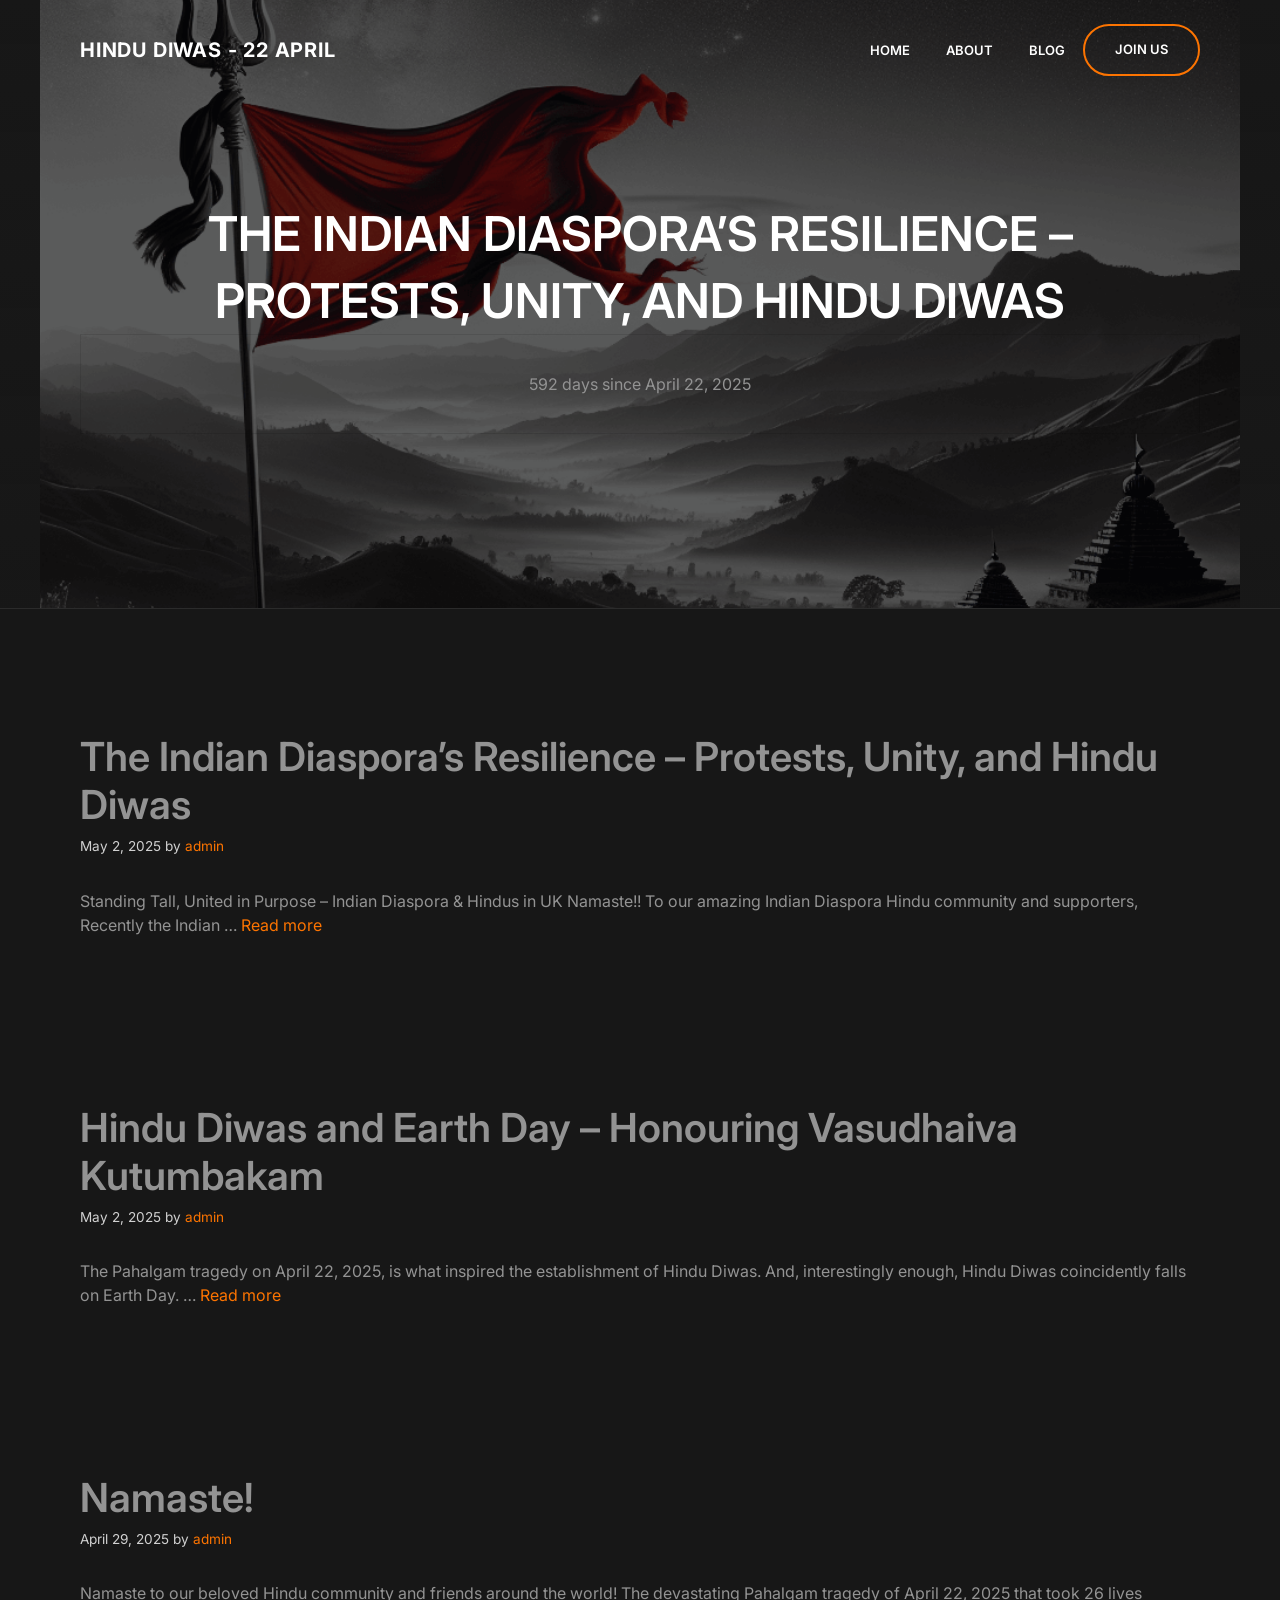
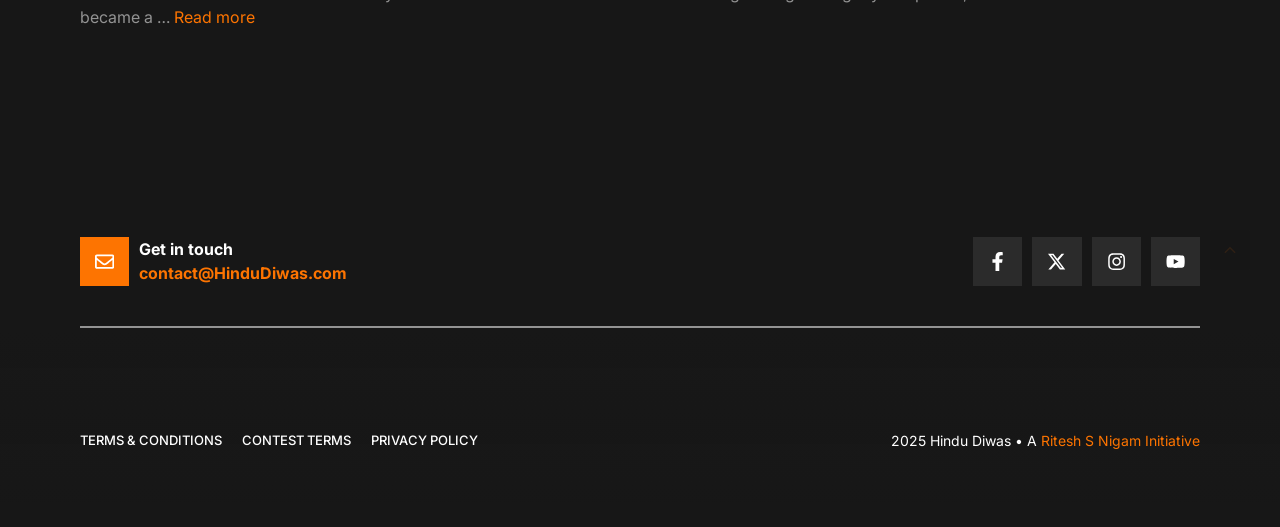
<file: author/n1mdahdiwas/index.html>
<!DOCTYPE html>
<html lang="en-US">
<head>
	<meta charset="UTF-8">
	<title>Author: admin &#x2d; Hindu Diwas &#8211; 22 April</title>
	<style>img:is([sizes="auto" i], [sizes^="auto," i]) { contain-intrinsic-size: 3000px 1500px }</style>
	<meta name="viewport" content="width=device-width, initial-scale=1">
<!-- The SEO Framework by Sybre Waaijer -->
<meta name="robots" content="max-snippet:-1,max-image-preview:large,max-video-preview:-1">
<link rel="canonical" href="/author/n1mdahdiwas/">
<meta property="og:type" content="profile">
<meta property="og:locale" content="en_US">
<meta property="og:site_name" content="Hindu Diwas &#8211; 22 April">
<meta property="og:title" content="Author: admin">
<meta property="og:url" content="/author/n1mdahdiwas/">
<meta property="og:image" content="/wp-content/uploads/2025/04/22.png">
<meta property="og:image:width" content="500">
<meta property="og:image:height" content="500">
<meta name="twitter:card" content="summary_large_image">
<meta name="twitter:title" content="Author: admin">
<meta name="twitter:image" content="/wp-content/uploads/2025/04/22.png">
<script type="application/ld+json">{"@context":"https://schema.org","@graph":[{"@type":"WebSite","@id":"/#/schema/WebSite","url":"/","name":"Hindu Diwas – 22 April","inLanguage":"en-US","potentialAction":{"@type":"SearchAction","target":{"@type":"EntryPoint","urlTemplate":"/search/{search_term_string}/"},"query-input":"required name=search_term_string"},"publisher":{"@type":"Organization","@id":"/#/schema/Organization","name":"Hindu Diwas – 22 April","url":"/","logo":{"@type":"ImageObject","url":"/wp-content/uploads/2025/04/cropped-22.png","contentUrl":"/wp-content/uploads/2025/04/cropped-22.png","width":512,"height":512,"contentSize":"29607"}}},{"@type":"CollectionPage","@id":"/author/n1mdahdiwas/","url":"/author/n1mdahdiwas/","name":"Author: admin - Hindu Diwas – 22 April","inLanguage":"en-US","isPartOf":{"@id":"/#/schema/WebSite"},"breadcrumb":{"@type":"BreadcrumbList","@id":"/#/schema/BreadcrumbList","itemListElement":[{"@type":"ListItem","position":1,"item":"/","name":"Hindu Diwas – 22 April"},{"@type":"ListItem","position":2,"name":"Author: admin"}]}}]}</script>
<!-- / The SEO Framework by Sybre Waaijer | 19.22ms meta | 8.34ms boot -->

<link href="https://fonts.gstatic.com/" crossorigin rel="preconnect">
<link href="https://fonts.googleapis.com/" crossorigin rel="preconnect">
<link rel="alternate" type="application/rss+xml" title="Hindu Diwas - 22 April &raquo; Feed" href="/feed/">
<link rel="alternate" type="application/rss+xml" title="Hindu Diwas - 22 April &raquo; Comments Feed" href="/comments/feed/">
<link rel="alternate" type="application/rss+xml" title="Hindu Diwas - 22 April &raquo; Posts by admin Feed" href="/author/n1mdahdiwas/feed/">
<script>
window._wpemojiSettings = {"baseUrl":"https:\/\/s.w.org\/images\/core\/emoji\/15.1.0\/72x72\/","ext":".png","svgUrl":"https:\/\/s.w.org\/images\/core\/emoji\/15.1.0\/svg\/","svgExt":".svg","source":{"concatemoji":"\/wp-includes\/js\/wp-emoji-release.min.js?ver=6.8.1"}};
/*! This file is auto-generated */
!function(i,n){var o,s,e;function c(e){try{var t={supportTests:e,timestamp:(new Date).valueOf()};sessionStorage.setItem(o,JSON.stringify(t))}catch(e){}}function p(e,t,n){e.clearRect(0,0,e.canvas.width,e.canvas.height),e.fillText(t,0,0);var t=new Uint32Array(e.getImageData(0,0,e.canvas.width,e.canvas.height).data),r=(e.clearRect(0,0,e.canvas.width,e.canvas.height),e.fillText(n,0,0),new Uint32Array(e.getImageData(0,0,e.canvas.width,e.canvas.height).data));return t.every(function(e,t){return e===r[t]})}function u(e,t,n){switch(t){case"flag":return n(e,"🏳️‍⚧️","🏳️​⚧️")?!1:!n(e,"🇺🇳","🇺​🇳")&&!n(e,"🏴󠁧󠁢󠁥󠁮󠁧󠁿","🏴​󠁧​󠁢​󠁥​󠁮​󠁧​󠁿");case"emoji":return!n(e,"🐦‍🔥","🐦​🔥")}return!1}function f(e,t,n){var r="undefined"!=typeof WorkerGlobalScope&&self instanceof WorkerGlobalScope?new OffscreenCanvas(300,150):i.createElement("canvas"),a=r.getContext("2d",{willReadFrequently:!0}),o=(a.textBaseline="top",a.font="600 32px Arial",{});return e.forEach(function(e){o[e]=t(a,e,n)}),o}function t(e){var t=i.createElement("script");t.src=e,t.defer=!0,i.head.appendChild(t)}"undefined"!=typeof Promise&&(o="wpEmojiSettingsSupports",s=["flag","emoji"],n.supports={everything:!0,everythingExceptFlag:!0},e=new Promise(function(e){i.addEventListener("DOMContentLoaded",e,{once:!0})}),new Promise(function(t){var n=function(){try{var e=JSON.parse(sessionStorage.getItem(o));if("object"==typeof e&&"number"==typeof e.timestamp&&(new Date).valueOf()<e.timestamp+604800&&"object"==typeof e.supportTests)return e.supportTests}catch(e){}return null}();if(!n){if("undefined"!=typeof Worker&&"undefined"!=typeof OffscreenCanvas&&"undefined"!=typeof URL&&URL.createObjectURL&&"undefined"!=typeof Blob)try{var e="postMessage("+f.toString()+"("+[JSON.stringify(s),u.toString(),p.toString()].join(",")+"));",r=new Blob([e],{type:"text/javascript"}),a=new Worker(URL.createObjectURL(r),{name:"wpTestEmojiSupports"});return void(a.onmessage=function(e){c(n=e.data),a.terminate(),t(n)})}catch(e){}c(n=f(s,u,p))}t(n)}).then(function(e){for(var t in e)n.supports[t]=e[t],n.supports.everything=n.supports.everything&&n.supports[t],"flag"!==t&&(n.supports.everythingExceptFlag=n.supports.everythingExceptFlag&&n.supports[t]);n.supports.everythingExceptFlag=n.supports.everythingExceptFlag&&!n.supports.flag,n.DOMReady=!1,n.readyCallback=function(){n.DOMReady=!0}}).then(function(){return e}).then(function(){var e;n.supports.everything||(n.readyCallback(),(e=n.source||{}).concatemoji?t(e.concatemoji):e.wpemoji&&e.twemoji&&(t(e.twemoji),t(e.wpemoji)))}))}((window,document),window._wpemojiSettings);
</script>
<style id="wp-emoji-styles-inline-css">img.wp-smiley, img.emoji {
		display: inline !important;
		border: none !important;
		box-shadow: none !important;
		height: 1em !important;
		width: 1em !important;
		margin: 0 0.07em !important;
		vertical-align: -0.1em !important;
		background: none !important;
		padding: 0 !important;
	}</style>
<link rel="stylesheet" id="wp-block-library-css" href="/wp-includes/css/dist/block-library/style.min.css?ver=6.8.1" media="all">
<style id="classic-theme-styles-inline-css">/*! This file is auto-generated */
.wp-block-button__link{color:#fff;background-color:#32373c;border-radius:9999px;box-shadow:none;text-decoration:none;padding:calc(.667em + 2px) calc(1.333em + 2px);font-size:1.125em}.wp-block-file__button{background:#32373c;color:#fff;text-decoration:none}</style>
<style id="global-styles-inline-css">:root{--wp--preset--aspect-ratio--square: 1;--wp--preset--aspect-ratio--4-3: 4/3;--wp--preset--aspect-ratio--3-4: 3/4;--wp--preset--aspect-ratio--3-2: 3/2;--wp--preset--aspect-ratio--2-3: 2/3;--wp--preset--aspect-ratio--16-9: 16/9;--wp--preset--aspect-ratio--9-16: 9/16;--wp--preset--color--black: #000000;--wp--preset--color--cyan-bluish-gray: #abb8c3;--wp--preset--color--white: #ffffff;--wp--preset--color--pale-pink: #f78da7;--wp--preset--color--vivid-red: #cf2e2e;--wp--preset--color--luminous-vivid-orange: #ff6900;--wp--preset--color--luminous-vivid-amber: #fcb900;--wp--preset--color--light-green-cyan: #7bdcb5;--wp--preset--color--vivid-green-cyan: #00d084;--wp--preset--color--pale-cyan-blue: #8ed1fc;--wp--preset--color--vivid-cyan-blue: #0693e3;--wp--preset--color--vivid-purple: #9b51e0;--wp--preset--color--contrast: var(--contrast);--wp--preset--color--contrast-2: var(--contrast-2);--wp--preset--color--contrast-3: var(--contrast-3);--wp--preset--color--contrast-4: var(--contrast-4);--wp--preset--color--base: var(--base);--wp--preset--color--base-2: var(--base-2);--wp--preset--color--accent: var(--accent);--wp--preset--gradient--vivid-cyan-blue-to-vivid-purple: linear-gradient(135deg,rgba(6,147,227,1) 0%,rgb(155,81,224) 100%);--wp--preset--gradient--light-green-cyan-to-vivid-green-cyan: linear-gradient(135deg,rgb(122,220,180) 0%,rgb(0,208,130) 100%);--wp--preset--gradient--luminous-vivid-amber-to-luminous-vivid-orange: linear-gradient(135deg,rgba(252,185,0,1) 0%,rgba(255,105,0,1) 100%);--wp--preset--gradient--luminous-vivid-orange-to-vivid-red: linear-gradient(135deg,rgba(255,105,0,1) 0%,rgb(207,46,46) 100%);--wp--preset--gradient--very-light-gray-to-cyan-bluish-gray: linear-gradient(135deg,rgb(238,238,238) 0%,rgb(169,184,195) 100%);--wp--preset--gradient--cool-to-warm-spectrum: linear-gradient(135deg,rgb(74,234,220) 0%,rgb(151,120,209) 20%,rgb(207,42,186) 40%,rgb(238,44,130) 60%,rgb(251,105,98) 80%,rgb(254,248,76) 100%);--wp--preset--gradient--blush-light-purple: linear-gradient(135deg,rgb(255,206,236) 0%,rgb(152,150,240) 100%);--wp--preset--gradient--blush-bordeaux: linear-gradient(135deg,rgb(254,205,165) 0%,rgb(254,45,45) 50%,rgb(107,0,62) 100%);--wp--preset--gradient--luminous-dusk: linear-gradient(135deg,rgb(255,203,112) 0%,rgb(199,81,192) 50%,rgb(65,88,208) 100%);--wp--preset--gradient--pale-ocean: linear-gradient(135deg,rgb(255,245,203) 0%,rgb(182,227,212) 50%,rgb(51,167,181) 100%);--wp--preset--gradient--electric-grass: linear-gradient(135deg,rgb(202,248,128) 0%,rgb(113,206,126) 100%);--wp--preset--gradient--midnight: linear-gradient(135deg,rgb(2,3,129) 0%,rgb(40,116,252) 100%);--wp--preset--font-size--small: 13px;--wp--preset--font-size--medium: 20px;--wp--preset--font-size--large: 36px;--wp--preset--font-size--x-large: 42px;--wp--preset--spacing--20: 0.44rem;--wp--preset--spacing--30: 0.67rem;--wp--preset--spacing--40: 1rem;--wp--preset--spacing--50: 1.5rem;--wp--preset--spacing--60: 2.25rem;--wp--preset--spacing--70: 3.38rem;--wp--preset--spacing--80: 5.06rem;--wp--preset--shadow--natural: 6px 6px 9px rgba(0, 0, 0, 0.2);--wp--preset--shadow--deep: 12px 12px 50px rgba(0, 0, 0, 0.4);--wp--preset--shadow--sharp: 6px 6px 0px rgba(0, 0, 0, 0.2);--wp--preset--shadow--outlined: 6px 6px 0px -3px rgba(255, 255, 255, 1), 6px 6px rgba(0, 0, 0, 1);--wp--preset--shadow--crisp: 6px 6px 0px rgba(0, 0, 0, 1);}:where(.is-layout-flex){gap: 0.5em;}:where(.is-layout-grid){gap: 0.5em;}body .is-layout-flex{display: flex;}.is-layout-flex{flex-wrap: wrap;align-items: center;}.is-layout-flex > :is(*, div){margin: 0;}body .is-layout-grid{display: grid;}.is-layout-grid > :is(*, div){margin: 0;}:where(.wp-block-columns.is-layout-flex){gap: 2em;}:where(.wp-block-columns.is-layout-grid){gap: 2em;}:where(.wp-block-post-template.is-layout-flex){gap: 1.25em;}:where(.wp-block-post-template.is-layout-grid){gap: 1.25em;}.has-black-color{color: var(--wp--preset--color--black) !important;}.has-cyan-bluish-gray-color{color: var(--wp--preset--color--cyan-bluish-gray) !important;}.has-white-color{color: var(--wp--preset--color--white) !important;}.has-pale-pink-color{color: var(--wp--preset--color--pale-pink) !important;}.has-vivid-red-color{color: var(--wp--preset--color--vivid-red) !important;}.has-luminous-vivid-orange-color{color: var(--wp--preset--color--luminous-vivid-orange) !important;}.has-luminous-vivid-amber-color{color: var(--wp--preset--color--luminous-vivid-amber) !important;}.has-light-green-cyan-color{color: var(--wp--preset--color--light-green-cyan) !important;}.has-vivid-green-cyan-color{color: var(--wp--preset--color--vivid-green-cyan) !important;}.has-pale-cyan-blue-color{color: var(--wp--preset--color--pale-cyan-blue) !important;}.has-vivid-cyan-blue-color{color: var(--wp--preset--color--vivid-cyan-blue) !important;}.has-vivid-purple-color{color: var(--wp--preset--color--vivid-purple) !important;}.has-black-background-color{background-color: var(--wp--preset--color--black) !important;}.has-cyan-bluish-gray-background-color{background-color: var(--wp--preset--color--cyan-bluish-gray) !important;}.has-white-background-color{background-color: var(--wp--preset--color--white) !important;}.has-pale-pink-background-color{background-color: var(--wp--preset--color--pale-pink) !important;}.has-vivid-red-background-color{background-color: var(--wp--preset--color--vivid-red) !important;}.has-luminous-vivid-orange-background-color{background-color: var(--wp--preset--color--luminous-vivid-orange) !important;}.has-luminous-vivid-amber-background-color{background-color: var(--wp--preset--color--luminous-vivid-amber) !important;}.has-light-green-cyan-background-color{background-color: var(--wp--preset--color--light-green-cyan) !important;}.has-vivid-green-cyan-background-color{background-color: var(--wp--preset--color--vivid-green-cyan) !important;}.has-pale-cyan-blue-background-color{background-color: var(--wp--preset--color--pale-cyan-blue) !important;}.has-vivid-cyan-blue-background-color{background-color: var(--wp--preset--color--vivid-cyan-blue) !important;}.has-vivid-purple-background-color{background-color: var(--wp--preset--color--vivid-purple) !important;}.has-black-border-color{border-color: var(--wp--preset--color--black) !important;}.has-cyan-bluish-gray-border-color{border-color: var(--wp--preset--color--cyan-bluish-gray) !important;}.has-white-border-color{border-color: var(--wp--preset--color--white) !important;}.has-pale-pink-border-color{border-color: var(--wp--preset--color--pale-pink) !important;}.has-vivid-red-border-color{border-color: var(--wp--preset--color--vivid-red) !important;}.has-luminous-vivid-orange-border-color{border-color: var(--wp--preset--color--luminous-vivid-orange) !important;}.has-luminous-vivid-amber-border-color{border-color: var(--wp--preset--color--luminous-vivid-amber) !important;}.has-light-green-cyan-border-color{border-color: var(--wp--preset--color--light-green-cyan) !important;}.has-vivid-green-cyan-border-color{border-color: var(--wp--preset--color--vivid-green-cyan) !important;}.has-pale-cyan-blue-border-color{border-color: var(--wp--preset--color--pale-cyan-blue) !important;}.has-vivid-cyan-blue-border-color{border-color: var(--wp--preset--color--vivid-cyan-blue) !important;}.has-vivid-purple-border-color{border-color: var(--wp--preset--color--vivid-purple) !important;}.has-vivid-cyan-blue-to-vivid-purple-gradient-background{background: var(--wp--preset--gradient--vivid-cyan-blue-to-vivid-purple) !important;}.has-light-green-cyan-to-vivid-green-cyan-gradient-background{background: var(--wp--preset--gradient--light-green-cyan-to-vivid-green-cyan) !important;}.has-luminous-vivid-amber-to-luminous-vivid-orange-gradient-background{background: var(--wp--preset--gradient--luminous-vivid-amber-to-luminous-vivid-orange) !important;}.has-luminous-vivid-orange-to-vivid-red-gradient-background{background: var(--wp--preset--gradient--luminous-vivid-orange-to-vivid-red) !important;}.has-very-light-gray-to-cyan-bluish-gray-gradient-background{background: var(--wp--preset--gradient--very-light-gray-to-cyan-bluish-gray) !important;}.has-cool-to-warm-spectrum-gradient-background{background: var(--wp--preset--gradient--cool-to-warm-spectrum) !important;}.has-blush-light-purple-gradient-background{background: var(--wp--preset--gradient--blush-light-purple) !important;}.has-blush-bordeaux-gradient-background{background: var(--wp--preset--gradient--blush-bordeaux) !important;}.has-luminous-dusk-gradient-background{background: var(--wp--preset--gradient--luminous-dusk) !important;}.has-pale-ocean-gradient-background{background: var(--wp--preset--gradient--pale-ocean) !important;}.has-electric-grass-gradient-background{background: var(--wp--preset--gradient--electric-grass) !important;}.has-midnight-gradient-background{background: var(--wp--preset--gradient--midnight) !important;}.has-small-font-size{font-size: var(--wp--preset--font-size--small) !important;}.has-medium-font-size{font-size: var(--wp--preset--font-size--medium) !important;}.has-large-font-size{font-size: var(--wp--preset--font-size--large) !important;}.has-x-large-font-size{font-size: var(--wp--preset--font-size--x-large) !important;}
:where(.wp-block-post-template.is-layout-flex){gap: 1.25em;}:where(.wp-block-post-template.is-layout-grid){gap: 1.25em;}
:where(.wp-block-columns.is-layout-flex){gap: 2em;}:where(.wp-block-columns.is-layout-grid){gap: 2em;}
:root :where(.wp-block-pullquote){font-size: 1.5em;line-height: 1.6;}</style>
<link rel="stylesheet" id="rt-fontawsome-css" href="/wp-content/plugins/the-post-grid/assets/vendor/font-awesome/css/font-awesome.min.css?ver=7.7.19" media="all">
<link rel="stylesheet" id="rt-tpg-shortcode-css" href="/wp-content/plugins/the-post-grid/assets/css/tpg-shortcode.min.css?ver=7.7.19" media="all">
<link rel="stylesheet" id="generate-style-css" href="/wp-content/themes/generatepress/assets/css/main.min.css?ver=3.5.1" media="all">
<style id="generate-style-inline-css">body{background-color:var(--contrast);color:var(--contrast-4);}a{color:var(--accent);}a:hover, a:focus, a:active{color:var(--base-2);}.wp-block-group__inner-container{max-width:1200px;margin-left:auto;margin-right:auto;}.generate-back-to-top{font-size:20px;border-radius:3px;position:fixed;bottom:30px;right:30px;line-height:40px;width:40px;text-align:center;z-index:10;transition:opacity 300ms ease-in-out;opacity:0.1;transform:translateY(1000px);}.generate-back-to-top__show{opacity:1;transform:translateY(0);}:root{--contrast:#171717;--contrast-2:#2b2b2b;--contrast-3:#616161;--contrast-4:#939393;--base:#d1d1d1;--base-2:#ffffff;--accent:#fd7401;}:root .has-contrast-color{color:var(--contrast);}:root .has-contrast-background-color{background-color:var(--contrast);}:root .has-contrast-2-color{color:var(--contrast-2);}:root .has-contrast-2-background-color{background-color:var(--contrast-2);}:root .has-contrast-3-color{color:var(--contrast-3);}:root .has-contrast-3-background-color{background-color:var(--contrast-3);}:root .has-contrast-4-color{color:var(--contrast-4);}:root .has-contrast-4-background-color{background-color:var(--contrast-4);}:root .has-base-color{color:var(--base);}:root .has-base-background-color{background-color:var(--base);}:root .has-base-2-color{color:var(--base-2);}:root .has-base-2-background-color{background-color:var(--base-2);}:root .has-accent-color{color:var(--accent);}:root .has-accent-background-color{background-color:var(--accent);}h1{font-family:inherit;font-weight:600;font-size:48px;line-height:1.4em;}@media (max-width: 1024px){h1{font-size:42px;}}@media (max-width:768px){h1{font-size:40px;}}h2{font-family:inherit;font-weight:600;font-size:40px;}@media (max-width:768px){h2{font-size:34px;}}h3{font-family:inherit;font-weight:600;font-size:33px;line-height:1.3em;}@media (max-width:768px){h3{font-size:30px;}}h4{font-family:inherit;font-weight:600;font-size:22px;}@media (max-width:768px){h4{font-size:20px;}}h5{font-family:inherit;font-weight:500;font-size:18px;}@media (max-width:768px){h5{font-size:17px;}}h6{font-family:inherit;font-weight:600;font-size:14px;margin-bottom:15px;}body, button, input, select, textarea{font-family:Inter, sans-serif;font-size:16px;}.main-navigation a, .main-navigation .menu-toggle, .main-navigation .menu-bar-items{font-weight:600;text-transform:uppercase;font-size:13px;}.main-title{font-family:inherit;text-transform:uppercase;font-size:20px;letter-spacing:0.04em;}button:not(.menu-toggle),html input[type="button"],input[type="reset"],input[type="submit"],.button,.wp-block-button .wp-block-button__link{font-family:inherit;font-weight:500;}.top-bar{background-color:#636363;color:#ffffff;}.top-bar a{color:#ffffff;}.top-bar a:hover{color:#303030;}.site-header{background-color:var(--contrast);}.main-title a,.main-title a:hover{color:var(--base-2);}.site-description{color:var(--base-2);}.main-navigation .main-nav ul li a, .main-navigation .menu-toggle, .main-navigation .menu-bar-items{color:var(--base-2);}.main-navigation .main-nav ul li:not([class*="current-menu-"]):hover > a, .main-navigation .main-nav ul li:not([class*="current-menu-"]):focus > a, .main-navigation .main-nav ul li.sfHover:not([class*="current-menu-"]) > a, .main-navigation .menu-bar-item:hover > a, .main-navigation .menu-bar-item.sfHover > a{color:var(--base);}button.menu-toggle:hover,button.menu-toggle:focus{color:var(--base-2);}.main-navigation .main-nav ul li[class*="current-menu-"] > a{color:var(--accent);}.navigation-search input[type="search"],.navigation-search input[type="search"]:active, .navigation-search input[type="search"]:focus, .main-navigation .main-nav ul li.search-item.active > a, .main-navigation .menu-bar-items .search-item.active > a{color:var(--base);}.separate-containers .inside-article, .separate-containers .comments-area, .separate-containers .page-header, .one-container .container, .separate-containers .paging-navigation, .inside-page-header{color:var(--contrast-4);background-color:var(--contrast);}.entry-title a{color:var(--contrast-4);}.entry-title a:hover{color:var(--base);}.entry-meta{color:var(--base);}h1{color:var(--base-2);}h2{color:var(--base-2);}h3{color:var(--base-2);}h4{color:var(--base-2);}h5{color:var(--base-2);}h6{color:var(--base-2);}.sidebar .widget{color:var(--base);background-color:var(--contrast-2);}.sidebar .widget a{color:var(--accent);}.sidebar .widget a:hover{color:var(--base-2);}.sidebar .widget .widget-title{color:var(--base-2);}input[type="text"],input[type="email"],input[type="url"],input[type="password"],input[type="search"],input[type="tel"],input[type="number"],textarea,select{color:var(--contrast-4);background-color:var(--contrast-2);border-color:var(--accent);}input[type="text"]:focus,input[type="email"]:focus,input[type="url"]:focus,input[type="password"]:focus,input[type="search"]:focus,input[type="tel"]:focus,input[type="number"]:focus,textarea:focus,select:focus{color:var(--contrast-4);background-color:var(--contrast-2);border-color:var(--base);}button,html input[type="button"],input[type="reset"],input[type="submit"],a.button,a.wp-block-button__link:not(.has-background){color:var(--base-2);background-color:var(--accent);}button:hover,html input[type="button"]:hover,input[type="reset"]:hover,input[type="submit"]:hover,a.button:hover,button:focus,html input[type="button"]:focus,input[type="reset"]:focus,input[type="submit"]:focus,a.button:focus,a.wp-block-button__link:not(.has-background):active,a.wp-block-button__link:not(.has-background):focus,a.wp-block-button__link:not(.has-background):hover{color:var(--accent);background-color:var(--base-2);}a.generate-back-to-top{background-color:rgba( 0,0,0,0.4 );color:var(--accent);}a.generate-back-to-top:hover,a.generate-back-to-top:focus{background-color:var(--accent);color:var(--base-2);}:root{--gp-search-modal-bg-color:var(--base-3);--gp-search-modal-text-color:var(--contrast);--gp-search-modal-overlay-bg-color:rgba(0,0,0,0.2);}@media (max-width: 860px){.main-navigation .menu-bar-item:hover > a, .main-navigation .menu-bar-item.sfHover > a{background:none;color:var(--base-2);}}.nav-below-header .main-navigation .inside-navigation.grid-container, .nav-above-header .main-navigation .inside-navigation.grid-container{padding:0px 22px 0px 22px;}.separate-containers .inside-article, .separate-containers .comments-area, .separate-containers .page-header, .separate-containers .paging-navigation, .one-container .site-content, .inside-page-header{padding:100px 40px 100px 40px;}.site-main .wp-block-group__inner-container{padding:100px 40px 100px 40px;}.separate-containers .paging-navigation{padding-top:20px;padding-bottom:20px;}.entry-content .alignwide, body:not(.no-sidebar) .entry-content .alignfull{margin-left:-40px;width:calc(100% + 80px);max-width:calc(100% + 80px);}.sidebar .widget, .page-header, .widget-area .main-navigation, .site-main > *{margin-bottom:40px;}.separate-containers .site-main{margin:40px;}.both-right .inside-left-sidebar,.both-left .inside-left-sidebar{margin-right:20px;}.both-right .inside-right-sidebar,.both-left .inside-right-sidebar{margin-left:20px;}.one-container.archive .post:not(:last-child):not(.is-loop-template-item), .one-container.blog .post:not(:last-child):not(.is-loop-template-item){padding-bottom:100px;}.separate-containers .featured-image{margin-top:40px;}.separate-containers .inside-right-sidebar, .separate-containers .inside-left-sidebar{margin-top:40px;margin-bottom:40px;}.main-navigation .main-nav ul li a,.menu-toggle,.main-navigation .menu-bar-item > a{padding-left:18px;padding-right:18px;}.main-navigation .main-nav ul ul li a{padding:10px 18px 10px 18px;}.rtl .menu-item-has-children .dropdown-menu-toggle{padding-left:18px;}.menu-item-has-children .dropdown-menu-toggle{padding-right:18px;}.rtl .main-navigation .main-nav ul li.menu-item-has-children > a{padding-right:18px;}@media (max-width:768px){.separate-containers .inside-article, .separate-containers .comments-area, .separate-containers .page-header, .separate-containers .paging-navigation, .one-container .site-content, .inside-page-header{padding:60px 30px 60px 30px;}.site-main .wp-block-group__inner-container{padding:60px 30px 60px 30px;}.inside-top-bar{padding-right:30px;padding-left:30px;}.inside-header{padding-right:30px;padding-left:30px;}.widget-area .widget{padding-top:30px;padding-right:30px;padding-bottom:30px;padding-left:30px;}.footer-widgets-container{padding-top:30px;padding-right:30px;padding-bottom:30px;padding-left:30px;}.inside-site-info{padding-right:30px;padding-left:30px;}.entry-content .alignwide, body:not(.no-sidebar) .entry-content .alignfull{margin-left:-30px;width:calc(100% + 60px);max-width:calc(100% + 60px);}.one-container .site-main .paging-navigation{margin-bottom:40px;}}/* End cached CSS */.is-right-sidebar{width:30%;}.is-left-sidebar{width:30%;}.site-content .content-area{width:100%;}@media (max-width: 860px){.main-navigation .menu-toggle,.sidebar-nav-mobile:not(#sticky-placeholder){display:block;}.main-navigation ul,.gen-sidebar-nav,.main-navigation:not(.slideout-navigation):not(.toggled) .main-nav > ul,.has-inline-mobile-toggle #site-navigation .inside-navigation > *:not(.navigation-search):not(.main-nav){display:none;}.nav-align-right .inside-navigation,.nav-align-center .inside-navigation{justify-content:space-between;}.has-inline-mobile-toggle .mobile-menu-control-wrapper{display:flex;flex-wrap:wrap;}.has-inline-mobile-toggle .inside-header{flex-direction:row;text-align:left;flex-wrap:wrap;}.has-inline-mobile-toggle .header-widget,.has-inline-mobile-toggle #site-navigation{flex-basis:100%;}.nav-float-left .has-inline-mobile-toggle #site-navigation{order:10;}}
.dynamic-author-image-rounded{border-radius:100%;}.dynamic-featured-image, .dynamic-author-image{vertical-align:middle;}.one-container.blog .dynamic-content-template:not(:last-child), .one-container.archive .dynamic-content-template:not(:last-child){padding-bottom:0px;}.dynamic-entry-excerpt > p:last-child{margin-bottom:0px;}
.page-hero .inside-page-hero.grid-container{max-width:calc(1200px - 0px - 0px);}.inside-page-hero > *:last-child{margin-bottom:0px;}.page-hero time.updated{display:none;}.header-wrap{position:absolute;left:0px;right:0px;z-index:10;}.header-wrap .site-header{background:transparent;}</style>
<link rel="stylesheet" id="generate-google-fonts-css" href="https://fonts.googleapis.com/css?family=Inter%3A100%2C200%2C300%2Cregular%2C500%2C600%2C700%2C800%2C900&#038;display=auto&#038;ver=3.5.1" media="all">
<style id="generateblocks-inline-css">a.gb-button-5faeb93f{display:inline-flex;align-items:center;justify-content:center;text-align:center;padding:15px;background-color:var(--accent);color:var(--base-2);text-decoration:none;}a.gb-button-5faeb93f:hover, a.gb-button-5faeb93f:active, a.gb-button-5faeb93f:focus{background-color:var(--contrast-2);color:var(--base-2);}a.gb-button-5faeb93f .gb-icon{line-height:0;}a.gb-button-5faeb93f .gb-icon svg{width:1.2em;height:1.2em;fill:currentColor;}p.gb-headline-b262b099{font-weight:700;margin-bottom:0px;color:var(--base-2);}p.gb-headline-b262b099 a{color:var(--accent);}p.gb-headline-b262b099 a:hover{color:var(--base-2);}@media (max-width: 1024px) {a.gb-button-5faeb93f .gb-icon svg{width:1em;height:1em;}}:root{--gb-container-width:1200px;}.gb-container .wp-block-image img{vertical-align:middle;}.gb-grid-wrapper .wp-block-image{margin-bottom:0;}.gb-highlight{background:none;}.gb-shape{line-height:0;}.gb-text-7b643a38{align-items:center;color:var(--base-2);display:inline-flex;font-weight:700;justify-content:center;text-align:center;text-decoration:none;border:2px solid var(--accent);border-radius:9999px;padding:14px 30px}.gb-text-7b643a38:is(:hover,:focus){background-color:var(--accent);color:var(--base-2)}.gb-text-82ad30ef{align-items:center;background-color:var(--accent);color:var(--base-2);display:inline-flex;font-weight:700;justify-content:center;text-align:center;text-decoration:none;padding:14px 70px 14px 17px}.gb-text-82ad30ef:is(:hover,:focus){background-color:var(--base-2);color:var(--accent)}.gb-text-98004d80{align-items:center;background-color:#2b2b2b;color:#ffffff;display:inline-flex;justify-content:center;text-align:center;text-decoration:none;padding:15px}.gb-text-98004d80:is(:hover,:focus){background-color:#fd7401}.gb-text-98004d80 .gb-shape svg{width:1.2em;height:1.2em;fill:currentColor}.gb-text-72a48bcd{align-items:center;background-color:#2b2b2b;color:#ffffff;display:inline-flex;justify-content:center;text-align:center;text-decoration:none;padding:15px}.gb-text-72a48bcd:is(:hover,:focus){background-color:#fd7401}.gb-text-72a48bcd .gb-shape svg{width:1.2em;height:1.2em;fill:currentColor}.gb-text-6589660c{align-items:center;background-color:#2b2b2b;color:#ffffff;display:inline-flex;justify-content:center;text-align:center;text-decoration:none;padding:15px}.gb-text-6589660c:is(:hover,:focus){background-color:#fd7401}.gb-text-6589660c .gb-shape svg{width:1.2em;height:1.2em;fill:currentColor}.gb-text-1bead7a1{align-items:center;background-color:#2b2b2b;color:#ffffff;display:inline-flex;justify-content:center;text-align:center;text-decoration:none;padding:15px}.gb-text-1bead7a1:is(:hover,:focus){background-color:#fd7401}.gb-text-1bead7a1 .gb-shape svg{width:1.2em;height:1.2em;fill:currentColor}.gb-text-463a7804{color:var(--base-2);font-size:13px;font-weight:500;margin-bottom:0px;text-transform:uppercase}.gb-text-463a7804 a{color:var(--base-2)}.gb-text-463a7804 a:hover{color:var(--accent)}.gb-text-6d637b46{color:var(--base-2);font-size:13px;font-weight:500;margin-bottom:0px;text-transform:uppercase}.gb-text-6d637b46 a{color:var(--base-2)}.gb-text-6d637b46 a:hover{color:var(--accent)}.gb-text-abee2bdc{color:var(--base-2);font-size:13px;font-weight:500;margin-bottom:0px;text-transform:uppercase}.gb-text-abee2bdc a{color:var(--base-2)}.gb-text-abee2bdc a:hover{color:var(--accent)}.gb-text-dc1ddd1e{color:var(--base-2);font-size:14px;line-height:1.8em;margin-bottom:0px}@media (max-width:767px){.gb-text-dc1ddd1e{text-align:center}}.gb-text-92e73a8f{margin-bottom:0px;text-align:center;text-transform:uppercase}.gb-element-8dad9bba{background-blend-mode:normal,normal;overflow-x:hidden;overflow-y:hidden;position:relative;background:linear-gradient(180deg,rgb(23,23,23) 50%,rgba(23,23,23,0.9) 100%),url(https://sites.generatepress.com/workout/wp-content/uploads/sites/118/2022/03/bruno-nascimento-PHIgYUGQPvU-unsplash.jpg) center /cover no-repeat}.gb-element-c4a0cce9{margin-left:auto;margin-right:auto;max-width:var(--gb-container-width);position:relative;z-index:1;padding:80px 40px 50px 40px}@media (max-width:767px){.gb-element-c4a0cce9{padding-left:30px;padding-right:30px}}.gb-element-9f060c52{column-gap:40px;display:flex}@media (max-width:767px){.gb-element-9f060c52{flex-direction:column;row-gap:20px}}.gb-element-01289f71{align-items:center;column-gap:10px;display:flex}@media (max-width:767px){.gb-element-01289f71{width:100%}}.gb-element-95fab478{column-gap:10px;display:flex;flex-grow:1;justify-content:flex-end}@media (max-width:767px){.gb-element-95fab478{justify-content:flex-start}}.gb-element-0289e3c8{column-gap:20px;display:flex;margin-left:auto;margin-right:auto;margin-top:100px;max-width:var(--gb-container-width)}@media (max-width:1024px){.gb-element-0289e3c8{align-items:center}}@media (max-width:767px){.gb-element-0289e3c8{flex-direction:column;row-gap:20px}}.gb-element-7df83d21{align-items:center;column-gap:20px;display:flex}@media (max-width:767px){.gb-element-7df83d21{flex-grow:1;flex-wrap:wrap;justify-content:center;row-gap:6px}}.gb-element-62cdb1a5{flex-grow:1;text-align:right}@media (max-width:767px){.gb-element-62cdb1a5{text-align:center;width:100%}}.gb-element-3c8298ea{background-blend-mode:normal,normal;overflow-x:hidden;overflow-y:hidden;position:relative;background:linear-gradient(180deg,rgb(23,23,23) 0%,rgba(23,23,23,0.7) 100%),url(https://sites.generatepress.com/workout/wp-content/uploads/sites/118/2022/03/sven-mieke-jO6vBWX9h9Y-unsplash.jpg) center /cover no-repeat;border-bottom:1px solid var(--contrast-2)}.gb-element-5f5701ba{background-blend-mode:normal;background-image:url(/wp-content/uploads/2025/04/herosection-banner-1.png);background-position:center;background-repeat:no-repeat;background-size:cover;margin-left:auto;margin-right:auto;max-width:var(--gb-container-width);position:relative;z-index:1;padding:200px 40px 150px 40px}@media (max-width:767px){.gb-element-5f5701ba{padding:120px 30px 50px 30px}}</style>
<link rel="stylesheet" id="generate-blog-images-css" href="/wp-content/plugins/gp-premium/blog/functions/css/featured-images.min.css?ver=2.5.2" media="all">
<link rel="stylesheet" id="generate-offside-css" href="/wp-content/plugins/gp-premium/menu-plus/functions/css/offside.min.css?ver=2.5.2" media="all">
<style id="generate-offside-inline-css">:root{--gp-slideout-width:265px;}.slideout-navigation.main-navigation{background-color:var(--contrast);}.slideout-navigation, .slideout-navigation a{color:var(--base-2);}.slideout-navigation button.slideout-exit{color:var(--base-2);padding-left:18px;padding-right:18px;}.slide-opened nav.toggled .menu-toggle:before{display:none;}@media (max-width: 860px){.menu-bar-item.slideout-toggle{display:none;}}</style>
<script src="/wp-includes/js/jquery/jquery.min.js?ver=3.7.1" id="jquery-core-js"></script>
<script src="/wp-includes/js/jquery/jquery-migrate.min.js?ver=3.4.1" id="jquery-migrate-js"></script>
<link rel="https://api.w.org/" href="/wp-json/">
<link rel="alternate" title="JSON" type="application/json" href="/wp-json/wp/v2/users/1">
<link rel="EditURI" type="application/rsd+xml" title="RSD" href="/xmlrpc.php?rsd">
<!-- HFCM by 99 Robots - Snippet # 1:  -->
<script>(function(w, d, t, h, s, n) {
    w.FlodeskObject = n;
    var fn = function() {
      (w[n].q = w[n].q || []).push(arguments);
    };
    w[n] = w[n] || fn;
    var f = d.getElementsByTagName(t)[0];
    var v = '?v=' + Math.floor(new Date().getTime() / (120 * 1000)) * 60;
    var sm = d.createElement(t);
    sm.async = true;
    sm.type = 'module';
    sm.src = h + s + '.mjs' + v;
    f.parentNode.insertBefore(sm, f);
    var sn = d.createElement(t);
    sn.async = true;
    sn.noModule = true;
    sn.src = h + s + '.js' + v;
    f.parentNode.insertBefore(sn, f);
  })(window, document, 'script', 'https://assets.flodesk.com', '/universal', 'fd');</script>
<script>window.fd('form', {
    formId: '68119ef3aa29b92b0bad058a'
  });</script>
<!-- /end HFCM by 99 Robots -->
        <style>:root {
                --tpg-primary-color: #0d6efd;
                --tpg-secondary-color: #0654c4;
                --tpg-primary-light: #c4d0ff
            }

                        body .rt-tpg-container .rt-loading,
            body #bottom-script-loader .rt-ball-clip-rotate {
                color: #0367bf !important;
            }</style>
		<link rel="icon" href="/wp-content/uploads/2025/04/cropped-22-32x32.png" sizes="32x32">
<link rel="icon" href="/wp-content/uploads/2025/04/cropped-22-192x192.png" sizes="192x192">
<link rel="apple-touch-icon" href="/wp-content/uploads/2025/04/cropped-22-180x180.png">
<meta name="msapplication-TileImage" content="/wp-content/uploads/2025/04/cropped-22-270x270.png">
		<style id="wp-custom-css">/* GeneratePress Site CSS */ /* Sidebar margin on mobile */
@media (max-width: 768px) {
	.sidebar {
		margin-top: 4em;
	}
} /* End GeneratePress Site CSS */</style>
		</head>

<body class="archive author author-n1mdahdiwas author-1 wp-embed-responsive wp-theme-generatepress post-image-below-header post-image-aligned-center slideout-enabled slideout-mobile sticky-menu-fade rttpg rttpg-7.7.19 radius-frontend rttpg-body-wrap no-sidebar nav-float-right one-container header-aligned-left dropdown-hover" itemtype="https://schema.org/Blog" itemscope>
	<div class="header-wrap">
<a class="screen-reader-text skip-link" href="#content" title="Skip to content">Skip to content</a>		<header class="site-header has-inline-mobile-toggle" id="masthead" aria-label="Site" itemtype="https://schema.org/WPHeader" itemscope>
			<div class="inside-header grid-container">
				<div class="site-branding">
						<p class="main-title" itemprop="headline">
					<a href="/" rel="home">Hindu Diwas - 22 April</a>
				</p>
						
					</div>	<nav class="main-navigation mobile-menu-control-wrapper" id="mobile-menu-control-wrapper" aria-label="Mobile Toggle">
		<div class="menu-bar-items">
<a class="gb-text gb-text-7b643a38 hide-on-mobile" href="/volunteer-with-us/">Join Us</a>
</div>		<button data-nav="site-navigation" class="menu-toggle" aria-controls="generate-slideout-menu" aria-expanded="false">
			<span class="gp-icon icon-menu-bars"><svg viewbox="0 0 512 512" aria-hidden="true" xmlns="http://www.w3.org/2000/svg" width="1em" height="1em"><path d="M0 96c0-13.255 10.745-24 24-24h464c13.255 0 24 10.745 24 24s-10.745 24-24 24H24c-13.255 0-24-10.745-24-24zm0 160c0-13.255 10.745-24 24-24h464c13.255 0 24 10.745 24 24s-10.745 24-24 24H24c-13.255 0-24-10.745-24-24zm0 160c0-13.255 10.745-24 24-24h464c13.255 0 24 10.745 24 24s-10.745 24-24 24H24c-13.255 0-24-10.745-24-24z"></path></svg><svg viewbox="0 0 512 512" aria-hidden="true" xmlns="http://www.w3.org/2000/svg" width="1em" height="1em"><path d="M71.029 71.029c9.373-9.372 24.569-9.372 33.942 0L256 222.059l151.029-151.03c9.373-9.372 24.569-9.372 33.942 0 9.372 9.373 9.372 24.569 0 33.942L289.941 256l151.03 151.029c9.372 9.373 9.372 24.569 0 33.942-9.373 9.372-24.569 9.372-33.942 0L256 289.941l-151.029 151.03c-9.373 9.372-24.569 9.372-33.942 0-9.372-9.373-9.372-24.569 0-33.942L222.059 256 71.029 104.971c-9.372-9.373-9.372-24.569 0-33.942z"></path></svg></span><span class="screen-reader-text">Menu</span>		</button>
	</nav>
			<nav class="main-navigation has-menu-bar-items sub-menu-right" id="site-navigation" aria-label="Primary" itemtype="https://schema.org/SiteNavigationElement" itemscope>
			<div class="inside-navigation grid-container">
								<button class="menu-toggle" aria-controls="generate-slideout-menu" aria-expanded="false">
					<span class="gp-icon icon-menu-bars"><svg viewbox="0 0 512 512" aria-hidden="true" xmlns="http://www.w3.org/2000/svg" width="1em" height="1em"><path d="M0 96c0-13.255 10.745-24 24-24h464c13.255 0 24 10.745 24 24s-10.745 24-24 24H24c-13.255 0-24-10.745-24-24zm0 160c0-13.255 10.745-24 24-24h464c13.255 0 24 10.745 24 24s-10.745 24-24 24H24c-13.255 0-24-10.745-24-24zm0 160c0-13.255 10.745-24 24-24h464c13.255 0 24 10.745 24 24s-10.745 24-24 24H24c-13.255 0-24-10.745-24-24z"></path></svg><svg viewbox="0 0 512 512" aria-hidden="true" xmlns="http://www.w3.org/2000/svg" width="1em" height="1em"><path d="M71.029 71.029c9.373-9.372 24.569-9.372 33.942 0L256 222.059l151.029-151.03c9.373-9.372 24.569-9.372 33.942 0 9.372 9.373 9.372 24.569 0 33.942L289.941 256l151.03 151.029c9.372 9.373 9.372 24.569 0 33.942-9.373 9.372-24.569 9.372-33.942 0L256 289.941l-151.029 151.03c-9.373 9.372-24.569 9.372-33.942 0-9.372-9.373-9.372-24.569 0-33.942L222.059 256 71.029 104.971c-9.372-9.373-9.372-24.569 0-33.942z"></path></svg></span><span class="screen-reader-text">Menu</span>				</button>
				<div id="primary-menu" class="main-nav"><ul id="menu-main" class=" menu sf-menu">
<li id="menu-item-72" class="menu-item menu-item-type-post_type menu-item-object-page menu-item-home menu-item-72"><a href="/">Home</a></li>
<li id="menu-item-71" class="menu-item menu-item-type-post_type menu-item-object-page menu-item-71"><a href="/about/">About</a></li>
<li id="menu-item-73" class="menu-item menu-item-type-post_type menu-item-object-page menu-item-73"><a href="/blog/">Blog</a></li>
</ul></div>
<div class="menu-bar-items">
<a class="gb-text gb-text-7b643a38 hide-on-mobile" href="/volunteer-with-us/">Join Us</a>
</div>			</div>
		</nav>
					</div>
		</header>
		</div>
<!-- .header-wrap --><div class="page-hero">
					<div class="inside-page-hero grid-container grid-parent">
						<!-- This is a comment -->
					</div>
				</div>
<div class="gb-element-3c8298ea">
<div class="gb-element-5f5701ba">
<h1 class="gb-text gb-text-92e73a8f">The Indian Diaspora’s Resilience – Protests, Unity, and Hindu Diwas</h1>



<table width="100%" height="100vh" border="0">
        <tr>
            <td align="center" valign="middle">
                <div id="daysSince"></div>
            </td>
        </tr>
    </table>

    <script>// Function to calculate days since April 22, 2025
        function calculateDaysSince() {
            const startDate = new Date('2025-04-22T00:00:00'); // Start date: April 22, 2025
            const currentDate = new Date(); // Current date

            // Calculate the difference in time (milliseconds)
            const timeDifference = currentDate - startDate;

            // Convert time difference to days
            const daysDifference = Math.floor(timeDifference / (1000 * 60 * 60 * 24));

            // Display the result in the desired format
            document.getElementById('daysSince').innerText = `${daysDifference} days since April 22, 2025`;
        }

        // Run the function when the page loads
        window.onload = calculateDaysSince;</script>
</div>
</div>



<p></p>

	<div class="site grid-container container hfeed" id="page">
				<div class="site-content" id="content">
			
	<div class="content-area" id="primary">
		<main class="site-main" id="main">
			<article id="post-1196" class="post-1196 post type-post status-publish format-standard hentry category-uncategorized" itemtype="https://schema.org/CreativeWork" itemscope>
	<div class="inside-article">
					<header class="entry-header">
				<h2 class="entry-title" itemprop="headline"><a href="/the-indian-diasporas-resilience-protests-unity-and-hindu-diwas/" rel="bookmark">The Indian Diaspora’s Resilience – Protests, Unity, and Hindu Diwas</a></h2>		<div class="entry-meta">
			<span class="posted-on"><time class="updated" datetime="2025-05-02T19:20:47+00:00" itemprop="dateModified">May 2, 2025</time><time class="entry-date published" datetime="2025-05-02T18:04:13+00:00" itemprop="datePublished">May 2, 2025</time></span> <span class="byline">by <span class="author vcard" itemprop="author" itemtype="https://schema.org/Person" itemscope><a class="url fn n" href="/author/n1mdahdiwas/" title="View all posts by admin" rel="author" itemprop="url"><span class="author-name" itemprop="name">admin</span></a></span></span> 		</div>
					</header>
			
			<div class="entry-summary" itemprop="text">
				<p>Standing Tall, United in Purpose – Indian Diaspora &amp; Hindus in UK Namaste!! To our amazing Indian Diaspora Hindu community and supporters, Recently the Indian &#8230; <a title="The Indian Diaspora’s Resilience – Protests, Unity, and Hindu Diwas" class="read-more" href="/the-indian-diasporas-resilience-protests-unity-and-hindu-diwas/" aria-label="Read more about The Indian Diaspora’s Resilience – Protests, Unity, and Hindu Diwas">Read more</a></p>
			</div>

				<footer class="entry-meta" aria-label="Entry meta">
					</footer>
			</div>
</article>
<article id="post-1194" class="post-1194 post type-post status-publish format-standard hentry category-uncategorized" itemtype="https://schema.org/CreativeWork" itemscope>
	<div class="inside-article">
					<header class="entry-header">
				<h2 class="entry-title" itemprop="headline"><a href="/hindu-diwas-and-earth-day-honouring-vasudhaiva-kutumbakam/" rel="bookmark">Hindu Diwas and Earth Day – Honouring Vasudhaiva Kutumbakam</a></h2>		<div class="entry-meta">
			<span class="posted-on"><time class="updated" datetime="2025-05-02T19:21:12+00:00" itemprop="dateModified">May 2, 2025</time><time class="entry-date published" datetime="2025-05-02T18:01:17+00:00" itemprop="datePublished">May 2, 2025</time></span> <span class="byline">by <span class="author vcard" itemprop="author" itemtype="https://schema.org/Person" itemscope><a class="url fn n" href="/author/n1mdahdiwas/" title="View all posts by admin" rel="author" itemprop="url"><span class="author-name" itemprop="name">admin</span></a></span></span> 		</div>
					</header>
			
			<div class="entry-summary" itemprop="text">
				<p>The Pahalgam tragedy on April 22, 2025, is what inspired the establishment of Hindu Diwas. And, interestingly enough, Hindu Diwas coincidently falls on Earth Day. &#8230; <a title="Hindu Diwas and Earth Day – Honouring Vasudhaiva Kutumbakam" class="read-more" href="/hindu-diwas-and-earth-day-honouring-vasudhaiva-kutumbakam/" aria-label="Read more about Hindu Diwas and Earth Day – Honouring Vasudhaiva Kutumbakam">Read more</a></p>
			</div>

				<footer class="entry-meta" aria-label="Entry meta">
					</footer>
			</div>
</article>
<article id="post-1" class="post-1 post type-post status-publish format-standard hentry category-uncategorized" itemtype="https://schema.org/CreativeWork" itemscope>
	<div class="inside-article">
					<header class="entry-header">
				<h2 class="entry-title" itemprop="headline"><a href="/namaste-hindu-diwas/" rel="bookmark">Namaste!</a></h2>		<div class="entry-meta">
			<span class="posted-on"><time class="updated" datetime="2025-05-02T19:21:38+00:00" itemprop="dateModified">May 2, 2025</time><time class="entry-date published" datetime="2025-04-29T00:59:03+00:00" itemprop="datePublished">April 29, 2025</time></span> <span class="byline">by <span class="author vcard" itemprop="author" itemtype="https://schema.org/Person" itemscope><a class="url fn n" href="/author/n1mdahdiwas/" title="View all posts by admin" rel="author" itemprop="url"><span class="author-name" itemprop="name">admin</span></a></span></span> 		</div>
					</header>
			
			<div class="entry-summary" itemprop="text">
				<p>Namaste to our beloved Hindu community and friends around the world! The devastating Pahalgam tragedy of April 22, 2025 that took 26 lives became a &#8230; <a title="Namaste!" class="read-more" href="/namaste-hindu-diwas/" aria-label="Read more about Namaste!">Read more</a></p>
			</div>

				<footer class="entry-meta" aria-label="Entry meta">
					</footer>
			</div>
</article>
		</main>
	</div>

	
	</div>
</div>


<div class="site-footer">
	
<footer class="gb-element-8dad9bba">
<div class="gb-element-c4a0cce9">
<div class="gb-element-9f060c52">
<div class="gb-element-01289f71">
<a class="gb-button gb-button-5faeb93f" href="mailto:hello@workout.com"><span class="gb-icon"><svg aria-hidden="true" role="img" height="1em" width="1em" viewbox="0 0 512 512" xmlns="http://www.w3.org/2000/svg"><path fill="currentColor" d="M464 64H48C21.49 64 0 85.49 0 112v288c0 26.51 21.49 48 48 48h416c26.51 0 48-21.49 48-48V112c0-26.51-21.49-48-48-48zm0 48v40.805c-22.422 18.259-58.168 46.651-134.587 106.49-16.841 13.247-50.201 45.072-73.413 44.701-23.208.375-56.579-31.459-73.413-44.701C106.18 199.465 70.425 171.067 48 152.805V112h416zM48 400V214.398c22.914 18.251 55.409 43.862 104.938 82.646 21.857 17.205 60.134 55.186 103.062 54.955 42.717.231 80.509-37.199 103.053-54.947 49.528-38.783 82.032-64.401 104.947-82.653V400H48z"></path></svg></span></a>



<p class="gb-headline gb-headline-b262b099 gb-headline-text">Get in touch<br><a href="mailto:contact@hinduduwas.com">contact@HinduDiwas.com</a></p>
</div>



<div class="gb-element-95fab478">
<a class="gb-text-98004d80" aria-label="Follow us on Facebook" href="http://facebook.com/HinduDiwas"><span class="gb-shape"><svg xmlns="http://www.w3.org/2000/svg" viewbox="0 0 320 512" width="1em" height="1em" aria-hidden="true"><path d="M279.14 288l14.22-92.66h-88.91v-60.13c0-25.35 12.42-50.06 52.24-50.06h40.42V6.26S260.43 0 225.36 0c-73.22 0-121.08 44.38-121.08 124.72v70.62H22.89V288h81.39v224h100.17V288z" fill="currentColor"></path></svg></span></a>



<a class="gb-text-72a48bcd" aria-label="Follow us on X" href="https://x.com/HinduDiwas"><span class="gb-shape"><svg aria-hidden="true" role="img" height="1em" width="1em" viewbox="0 0 512 512" xmlns="http://www.w3.org/2000/svg"><path fill="currentColor" d="M389.2 48h70.6L305.6 224.2 487 464H345L233.7 318.6 106.5 464H35.8L200.7 275.5 26.8 48H172.4L272.9 180.9 389.2 48zM364.4 421.8h39.1L151.1 88h-42L364.4 421.8z"></path></svg></span></a>



<a class="gb-text-6589660c" aria-label="Follow us on Instagram" href="https://www.instagram.com/hindudiwas/"><span class="gb-shape"><svg aria-hidden="true" role="img" height="1em" width="1em" viewbox="0 0 448 512" xmlns="http://www.w3.org/2000/svg"><path fill="currentColor" d="M224.1 141c-63.6 0-114.9 51.3-114.9 114.9s51.3 114.9 114.9 114.9S339 319.5 339 255.9 287.7 141 224.1 141zm0 189.6c-41.1 0-74.7-33.5-74.7-74.7s33.5-74.7 74.7-74.7 74.7 33.5 74.7 74.7-33.6 74.7-74.7 74.7zm146.4-194.3c0 14.9-12 26.8-26.8 26.8-14.9 0-26.8-12-26.8-26.8s12-26.8 26.8-26.8 26.8 12 26.8 26.8zm76.1 27.2c-1.7-35.9-9.9-67.7-36.2-93.9-26.2-26.2-58-34.4-93.9-36.2-37-2.1-147.9-2.1-184.9 0-35.8 1.7-67.6 9.9-93.9 36.1s-34.4 58-36.2 93.9c-2.1 37-2.1 147.9 0 184.9 1.7 35.9 9.9 67.7 36.2 93.9s58 34.4 93.9 36.2c37 2.1 147.9 2.1 184.9 0 35.9-1.7 67.7-9.9 93.9-36.2 26.2-26.2 34.4-58 36.2-93.9 2.1-37 2.1-147.8 0-184.8zM398.8 388c-7.8 19.6-22.9 34.7-42.6 42.6-29.5 11.7-99.5 9-132.1 9s-102.7 2.6-132.1-9c-19.6-7.8-34.7-22.9-42.6-42.6-11.7-29.5-9-99.5-9-132.1s-2.6-102.7 9-132.1c7.8-19.6 22.9-34.7 42.6-42.6 29.5-11.7 99.5-9 132.1-9s102.7-2.6 132.1 9c19.6 7.8 34.7 22.9 42.6 42.6 11.7 29.5 9 99.5 9 132.1s2.7 102.7-9 132.1z"></path></svg></span></a>



<a class="gb-text-1bead7a1" aria-label="Follow us on YouTube" href="http://www.youtube.com/@HinduDiwas"><span class="gb-shape"><svg aria-hidden="true" role="img" height="1em" width="1em" viewbox="0 0 576 512" xmlns="http://www.w3.org/2000/svg"><path fill="currentColor" d="M549.655 124.083c-6.281-23.65-24.787-42.276-48.284-48.597C458.781 64 288 64 288 64S117.22 64 74.629 75.486c-23.497 6.322-42.003 24.947-48.284 48.597-11.412 42.867-11.412 132.305-11.412 132.305s0 89.438 11.412 132.305c6.281 23.65 24.787 41.5 48.284 47.821C117.22 448 288 448 288 448s170.78 0 213.371-11.486c23.497-6.321 42.003-24.171 48.284-47.821 11.412-42.867 11.412-132.305 11.412-132.305s0-89.438-11.412-132.305zm-317.51 213.508V175.185l142.739 81.205-142.739 81.201z"></path></svg></span></a>
</div>
</div>



<hr class="wp-block-separator has-alpha-channel-opacity">



<script type="text/javascript" src="https://cdnjs.buymeacoffee.com/1.0.0/button.prod.min.js" data-name="bmc-button" data-slug="HinduDiwas" data-color="#FFDD00" data-emoji="" data-font="Cookie" data-text="Support Us & Buy us a coffee" data-outline-color="#000000" data-font-color="#000000" data-coffee-color="#ffffff"></script>



<div class="gb-element-0289e3c8">
<div class="gb-element-7df83d21">
<p class="gb-text gb-text-463a7804"><a href="/terms/" data-type="page" data-id="1174">Terms &amp; Conditions</a></p>



<p class="gb-text gb-text-6d637b46"><a href="/logo-contest-terms/" data-type="page" data-id="1178">Contest Terms</a></p>



<p class="gb-text gb-text-abee2bdc"><a href="/privacy-policy/" data-type="page" data-id="1176">Privacy policy</a></p>
</div>



<div class="gb-element-62cdb1a5">
<p class="gb-text gb-text-dc1ddd1e">2025 Hindu Diwas • A <a href="https://ritesh.uk/" target="_blank" rel="noreferrer noopener">Ritesh S Nigam Initiative</a></p>
</div>
</div>
</div>
</footer>



<p></p>
</div>

<a title="Scroll back to top" aria-label="Scroll back to top" rel="nofollow" href="#" class="generate-back-to-top" data-scroll-speed="400" data-start-scroll="300" role="button">
					<span class="gp-icon icon-arrow-up"><svg viewbox="0 0 330 512" aria-hidden="true" xmlns="http://www.w3.org/2000/svg" width="1em" height="1em" fill-rule="evenodd" clip-rule="evenodd" stroke-linejoin="round" stroke-miterlimit="1.414"><path d="M305.863 314.916c0 2.266-1.133 4.815-2.832 6.514l-14.157 14.163c-1.699 1.7-3.964 2.832-6.513 2.832-2.265 0-4.813-1.133-6.512-2.832L164.572 224.276 53.295 335.593c-1.699 1.7-4.247 2.832-6.512 2.832-2.265 0-4.814-1.133-6.513-2.832L26.113 321.43c-1.699-1.7-2.831-4.248-2.831-6.514s1.132-4.816 2.831-6.515L158.06 176.408c1.699-1.7 4.247-2.833 6.512-2.833 2.265 0 4.814 1.133 6.513 2.833L303.03 308.4c1.7 1.7 2.832 4.249 2.832 6.515z" fill-rule="nonzero"></path></svg></span>
				</a>		<nav id="generate-slideout-menu" class="main-navigation slideout-navigation" itemtype="https://schema.org/SiteNavigationElement" itemscope>
			<div class="inside-navigation grid-container grid-parent">
				<button class="slideout-exit has-svg-icon"><span class="gp-icon pro-close">
				<svg viewbox="0 0 512 512" aria-hidden="true" role="img" version="1.1" xmlns="http://www.w3.org/2000/svg" xmlns:xlink="http://www.w3.org/1999/xlink" width="1em" height="1em">
					<path d="M71.029 71.029c9.373-9.372 24.569-9.372 33.942 0L256 222.059l151.029-151.03c9.373-9.372 24.569-9.372 33.942 0 9.372 9.373 9.372 24.569 0 33.942L289.941 256l151.03 151.029c9.372 9.373 9.372 24.569 0 33.942-9.373 9.372-24.569 9.372-33.942 0L256 289.941l-151.029 151.03c-9.373 9.372-24.569 9.372-33.942 0-9.372-9.373-9.372-24.569 0-33.942L222.059 256 71.029 104.971c-9.372-9.373-9.372-24.569 0-33.942z"></path>
				</svg>
			</span> <span class="screen-reader-text">Close</span></button><div class="main-nav"><ul id="menu-main-1" class=" slideout-menu">
<li class="menu-item menu-item-type-post_type menu-item-object-page menu-item-home menu-item-72"><a href="/">Home</a></li>
<li class="menu-item menu-item-type-post_type menu-item-object-page menu-item-71"><a href="/about/">About</a></li>
<li class="menu-item menu-item-type-post_type menu-item-object-page menu-item-73"><a href="/blog/">Blog</a></li>
</ul></div>
<a class="gb-text gb-text-82ad30ef" href="/volunteer-with-us/">Join Us</a>



<p></p>
			</div>
<!-- .inside-navigation -->
		</nav><!-- #site-navigation -->

					<div class="slideout-overlay">
							</div>
			<script type="speculationrules">{"prefetch":[{"source":"document","where":{"and":[{"href_matches":"\/site\/*"},{"not":{"href_matches":["\/site\/wp-*.php","\/site\/wp-admin\/*","\/site\/wp-content\/uploads\/*","\/site\/wp-content\/*","\/site\/wp-content\/plugins\/*","\/site\/wp-content\/themes\/generatepress\/*","\/site\/*\\?(.+)"]}},{"not":{"selector_matches":"a[rel~=\"nofollow\"]"}},{"not":{"selector_matches":".no-prefetch, .no-prefetch a"}}]},"eagerness":"conservative"}]}</script>
<script id="generate-a11y">!function(){"use strict";if("querySelector"in document&&"addEventListener"in window){var e=document.body;e.addEventListener("mousedown",function(){e.classList.add("using-mouse")}),e.addEventListener("keydown",function(){e.classList.remove("using-mouse")})}}();</script><script id="generate-offside-js-extra">var offSide = {"side":"left"};</script>
<script src="/wp-content/plugins/gp-premium/menu-plus/functions/js/offside.min.js?ver=2.5.2" id="generate-offside-js"></script>
<!--[if lte IE 11]>
<script src="/wp-content/themes/generatepress/assets/js/classList.min.js?ver=3.5.1" id="generate-classlist-js"></script>
<![endif]-->
<script id="generate-menu-js-extra">var generatepressMenu = {"toggleOpenedSubMenus":"1","openSubMenuLabel":"Open Sub-Menu","closeSubMenuLabel":"Close Sub-Menu"};</script>
<script src="/wp-content/themes/generatepress/assets/js/menu.min.js?ver=3.5.1" id="generate-menu-js"></script>
<script id="generate-back-to-top-js-extra">var generatepressBackToTop = {"smooth":"1"};</script>
<script src="/wp-content/themes/generatepress/assets/js/back-to-top.min.js?ver=3.5.1" id="generate-back-to-top-js"></script>

</body>
</html>
</file>
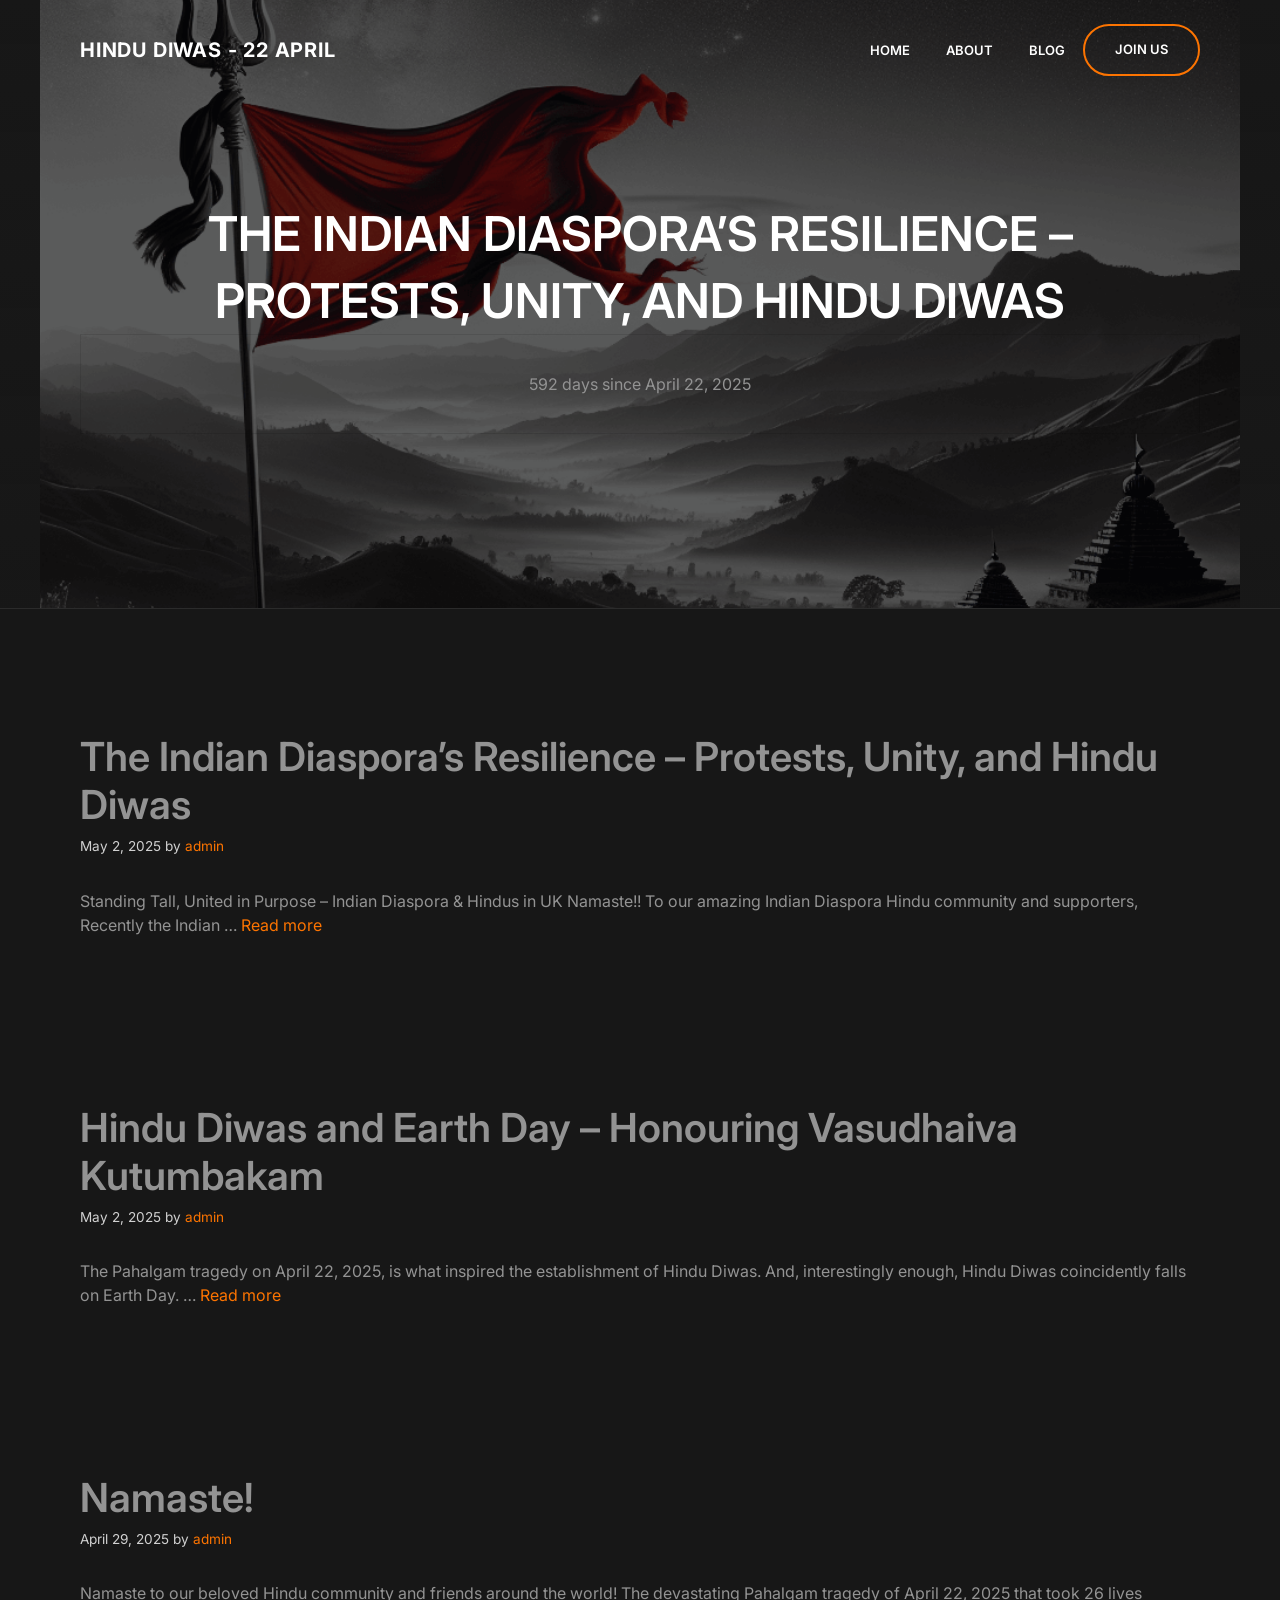
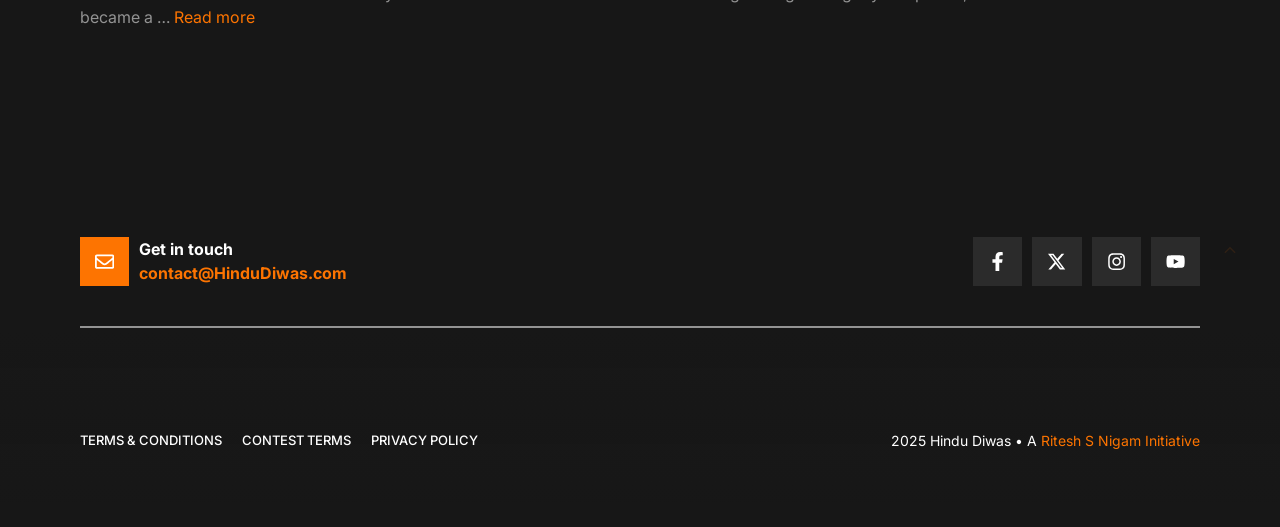
<file: category/uncategorized/index.html>
<!DOCTYPE html>
<html lang="en-US">
<head>
	<meta charset="UTF-8">
	<title>Category: Uncategorized &#x2d; Hindu Diwas &#8211; 22 April</title>
	<style>img:is([sizes="auto" i], [sizes^="auto," i]) { contain-intrinsic-size: 3000px 1500px }</style>
	<meta name="viewport" content="width=device-width, initial-scale=1">
<!-- The SEO Framework by Sybre Waaijer -->
<meta name="robots" content="max-snippet:-1,max-image-preview:large,max-video-preview:-1">
<link rel="canonical" href="/category/uncategorized/">
<meta property="og:type" content="website">
<meta property="og:locale" content="en_US">
<meta property="og:site_name" content="Hindu Diwas &#8211; 22 April">
<meta property="og:title" content="Category: Uncategorized">
<meta property="og:url" content="/category/uncategorized/">
<meta property="og:image" content="/wp-content/uploads/2025/04/22.png">
<meta property="og:image:width" content="500">
<meta property="og:image:height" content="500">
<meta name="twitter:card" content="summary_large_image">
<meta name="twitter:title" content="Category: Uncategorized">
<meta name="twitter:image" content="/wp-content/uploads/2025/04/22.png">
<script type="application/ld+json">{"@context":"https://schema.org","@graph":[{"@type":"WebSite","@id":"/#/schema/WebSite","url":"/","name":"Hindu Diwas – 22 April","inLanguage":"en-US","potentialAction":{"@type":"SearchAction","target":{"@type":"EntryPoint","urlTemplate":"/search/{search_term_string}/"},"query-input":"required name=search_term_string"},"publisher":{"@type":"Organization","@id":"/#/schema/Organization","name":"Hindu Diwas – 22 April","url":"/","logo":{"@type":"ImageObject","url":"/wp-content/uploads/2025/04/cropped-22.png","contentUrl":"/wp-content/uploads/2025/04/cropped-22.png","width":512,"height":512,"contentSize":"29607"}}},{"@type":"CollectionPage","@id":"/category/uncategorized/","url":"/category/uncategorized/","name":"Category: Uncategorized - Hindu Diwas – 22 April","inLanguage":"en-US","isPartOf":{"@id":"/#/schema/WebSite"},"breadcrumb":{"@type":"BreadcrumbList","@id":"/#/schema/BreadcrumbList","itemListElement":[{"@type":"ListItem","position":1,"item":"/","name":"Hindu Diwas – 22 April"},{"@type":"ListItem","position":2,"name":"Category: Uncategorized"}]}}]}</script>
<!-- / The SEO Framework by Sybre Waaijer | 17.77ms meta | 9.04ms boot -->

<link href="https://fonts.gstatic.com/" crossorigin rel="preconnect">
<link href="https://fonts.googleapis.com/" crossorigin rel="preconnect">
<link rel="alternate" type="application/rss+xml" title="Hindu Diwas - 22 April &raquo; Feed" href="/feed/">
<link rel="alternate" type="application/rss+xml" title="Hindu Diwas - 22 April &raquo; Comments Feed" href="/comments/feed/">
<link rel="alternate" type="application/rss+xml" title="Hindu Diwas - 22 April &raquo; Uncategorized Category Feed" href="/category/uncategorized/feed/">
<script>
window._wpemojiSettings = {"baseUrl":"https:\/\/s.w.org\/images\/core\/emoji\/15.1.0\/72x72\/","ext":".png","svgUrl":"https:\/\/s.w.org\/images\/core\/emoji\/15.1.0\/svg\/","svgExt":".svg","source":{"concatemoji":"\/wp-includes\/js\/wp-emoji-release.min.js?ver=6.8.1"}};
/*! This file is auto-generated */
!function(i,n){var o,s,e;function c(e){try{var t={supportTests:e,timestamp:(new Date).valueOf()};sessionStorage.setItem(o,JSON.stringify(t))}catch(e){}}function p(e,t,n){e.clearRect(0,0,e.canvas.width,e.canvas.height),e.fillText(t,0,0);var t=new Uint32Array(e.getImageData(0,0,e.canvas.width,e.canvas.height).data),r=(e.clearRect(0,0,e.canvas.width,e.canvas.height),e.fillText(n,0,0),new Uint32Array(e.getImageData(0,0,e.canvas.width,e.canvas.height).data));return t.every(function(e,t){return e===r[t]})}function u(e,t,n){switch(t){case"flag":return n(e,"🏳️‍⚧️","🏳️​⚧️")?!1:!n(e,"🇺🇳","🇺​🇳")&&!n(e,"🏴󠁧󠁢󠁥󠁮󠁧󠁿","🏴​󠁧​󠁢​󠁥​󠁮​󠁧​󠁿");case"emoji":return!n(e,"🐦‍🔥","🐦​🔥")}return!1}function f(e,t,n){var r="undefined"!=typeof WorkerGlobalScope&&self instanceof WorkerGlobalScope?new OffscreenCanvas(300,150):i.createElement("canvas"),a=r.getContext("2d",{willReadFrequently:!0}),o=(a.textBaseline="top",a.font="600 32px Arial",{});return e.forEach(function(e){o[e]=t(a,e,n)}),o}function t(e){var t=i.createElement("script");t.src=e,t.defer=!0,i.head.appendChild(t)}"undefined"!=typeof Promise&&(o="wpEmojiSettingsSupports",s=["flag","emoji"],n.supports={everything:!0,everythingExceptFlag:!0},e=new Promise(function(e){i.addEventListener("DOMContentLoaded",e,{once:!0})}),new Promise(function(t){var n=function(){try{var e=JSON.parse(sessionStorage.getItem(o));if("object"==typeof e&&"number"==typeof e.timestamp&&(new Date).valueOf()<e.timestamp+604800&&"object"==typeof e.supportTests)return e.supportTests}catch(e){}return null}();if(!n){if("undefined"!=typeof Worker&&"undefined"!=typeof OffscreenCanvas&&"undefined"!=typeof URL&&URL.createObjectURL&&"undefined"!=typeof Blob)try{var e="postMessage("+f.toString()+"("+[JSON.stringify(s),u.toString(),p.toString()].join(",")+"));",r=new Blob([e],{type:"text/javascript"}),a=new Worker(URL.createObjectURL(r),{name:"wpTestEmojiSupports"});return void(a.onmessage=function(e){c(n=e.data),a.terminate(),t(n)})}catch(e){}c(n=f(s,u,p))}t(n)}).then(function(e){for(var t in e)n.supports[t]=e[t],n.supports.everything=n.supports.everything&&n.supports[t],"flag"!==t&&(n.supports.everythingExceptFlag=n.supports.everythingExceptFlag&&n.supports[t]);n.supports.everythingExceptFlag=n.supports.everythingExceptFlag&&!n.supports.flag,n.DOMReady=!1,n.readyCallback=function(){n.DOMReady=!0}}).then(function(){return e}).then(function(){var e;n.supports.everything||(n.readyCallback(),(e=n.source||{}).concatemoji?t(e.concatemoji):e.wpemoji&&e.twemoji&&(t(e.twemoji),t(e.wpemoji)))}))}((window,document),window._wpemojiSettings);
</script>
<style id="wp-emoji-styles-inline-css">img.wp-smiley, img.emoji {
		display: inline !important;
		border: none !important;
		box-shadow: none !important;
		height: 1em !important;
		width: 1em !important;
		margin: 0 0.07em !important;
		vertical-align: -0.1em !important;
		background: none !important;
		padding: 0 !important;
	}</style>
<link rel="stylesheet" id="wp-block-library-css" href="/wp-includes/css/dist/block-library/style.min.css?ver=6.8.1" media="all">
<style id="classic-theme-styles-inline-css">/*! This file is auto-generated */
.wp-block-button__link{color:#fff;background-color:#32373c;border-radius:9999px;box-shadow:none;text-decoration:none;padding:calc(.667em + 2px) calc(1.333em + 2px);font-size:1.125em}.wp-block-file__button{background:#32373c;color:#fff;text-decoration:none}</style>
<style id="global-styles-inline-css">:root{--wp--preset--aspect-ratio--square: 1;--wp--preset--aspect-ratio--4-3: 4/3;--wp--preset--aspect-ratio--3-4: 3/4;--wp--preset--aspect-ratio--3-2: 3/2;--wp--preset--aspect-ratio--2-3: 2/3;--wp--preset--aspect-ratio--16-9: 16/9;--wp--preset--aspect-ratio--9-16: 9/16;--wp--preset--color--black: #000000;--wp--preset--color--cyan-bluish-gray: #abb8c3;--wp--preset--color--white: #ffffff;--wp--preset--color--pale-pink: #f78da7;--wp--preset--color--vivid-red: #cf2e2e;--wp--preset--color--luminous-vivid-orange: #ff6900;--wp--preset--color--luminous-vivid-amber: #fcb900;--wp--preset--color--light-green-cyan: #7bdcb5;--wp--preset--color--vivid-green-cyan: #00d084;--wp--preset--color--pale-cyan-blue: #8ed1fc;--wp--preset--color--vivid-cyan-blue: #0693e3;--wp--preset--color--vivid-purple: #9b51e0;--wp--preset--color--contrast: var(--contrast);--wp--preset--color--contrast-2: var(--contrast-2);--wp--preset--color--contrast-3: var(--contrast-3);--wp--preset--color--contrast-4: var(--contrast-4);--wp--preset--color--base: var(--base);--wp--preset--color--base-2: var(--base-2);--wp--preset--color--accent: var(--accent);--wp--preset--gradient--vivid-cyan-blue-to-vivid-purple: linear-gradient(135deg,rgba(6,147,227,1) 0%,rgb(155,81,224) 100%);--wp--preset--gradient--light-green-cyan-to-vivid-green-cyan: linear-gradient(135deg,rgb(122,220,180) 0%,rgb(0,208,130) 100%);--wp--preset--gradient--luminous-vivid-amber-to-luminous-vivid-orange: linear-gradient(135deg,rgba(252,185,0,1) 0%,rgba(255,105,0,1) 100%);--wp--preset--gradient--luminous-vivid-orange-to-vivid-red: linear-gradient(135deg,rgba(255,105,0,1) 0%,rgb(207,46,46) 100%);--wp--preset--gradient--very-light-gray-to-cyan-bluish-gray: linear-gradient(135deg,rgb(238,238,238) 0%,rgb(169,184,195) 100%);--wp--preset--gradient--cool-to-warm-spectrum: linear-gradient(135deg,rgb(74,234,220) 0%,rgb(151,120,209) 20%,rgb(207,42,186) 40%,rgb(238,44,130) 60%,rgb(251,105,98) 80%,rgb(254,248,76) 100%);--wp--preset--gradient--blush-light-purple: linear-gradient(135deg,rgb(255,206,236) 0%,rgb(152,150,240) 100%);--wp--preset--gradient--blush-bordeaux: linear-gradient(135deg,rgb(254,205,165) 0%,rgb(254,45,45) 50%,rgb(107,0,62) 100%);--wp--preset--gradient--luminous-dusk: linear-gradient(135deg,rgb(255,203,112) 0%,rgb(199,81,192) 50%,rgb(65,88,208) 100%);--wp--preset--gradient--pale-ocean: linear-gradient(135deg,rgb(255,245,203) 0%,rgb(182,227,212) 50%,rgb(51,167,181) 100%);--wp--preset--gradient--electric-grass: linear-gradient(135deg,rgb(202,248,128) 0%,rgb(113,206,126) 100%);--wp--preset--gradient--midnight: linear-gradient(135deg,rgb(2,3,129) 0%,rgb(40,116,252) 100%);--wp--preset--font-size--small: 13px;--wp--preset--font-size--medium: 20px;--wp--preset--font-size--large: 36px;--wp--preset--font-size--x-large: 42px;--wp--preset--spacing--20: 0.44rem;--wp--preset--spacing--30: 0.67rem;--wp--preset--spacing--40: 1rem;--wp--preset--spacing--50: 1.5rem;--wp--preset--spacing--60: 2.25rem;--wp--preset--spacing--70: 3.38rem;--wp--preset--spacing--80: 5.06rem;--wp--preset--shadow--natural: 6px 6px 9px rgba(0, 0, 0, 0.2);--wp--preset--shadow--deep: 12px 12px 50px rgba(0, 0, 0, 0.4);--wp--preset--shadow--sharp: 6px 6px 0px rgba(0, 0, 0, 0.2);--wp--preset--shadow--outlined: 6px 6px 0px -3px rgba(255, 255, 255, 1), 6px 6px rgba(0, 0, 0, 1);--wp--preset--shadow--crisp: 6px 6px 0px rgba(0, 0, 0, 1);}:where(.is-layout-flex){gap: 0.5em;}:where(.is-layout-grid){gap: 0.5em;}body .is-layout-flex{display: flex;}.is-layout-flex{flex-wrap: wrap;align-items: center;}.is-layout-flex > :is(*, div){margin: 0;}body .is-layout-grid{display: grid;}.is-layout-grid > :is(*, div){margin: 0;}:where(.wp-block-columns.is-layout-flex){gap: 2em;}:where(.wp-block-columns.is-layout-grid){gap: 2em;}:where(.wp-block-post-template.is-layout-flex){gap: 1.25em;}:where(.wp-block-post-template.is-layout-grid){gap: 1.25em;}.has-black-color{color: var(--wp--preset--color--black) !important;}.has-cyan-bluish-gray-color{color: var(--wp--preset--color--cyan-bluish-gray) !important;}.has-white-color{color: var(--wp--preset--color--white) !important;}.has-pale-pink-color{color: var(--wp--preset--color--pale-pink) !important;}.has-vivid-red-color{color: var(--wp--preset--color--vivid-red) !important;}.has-luminous-vivid-orange-color{color: var(--wp--preset--color--luminous-vivid-orange) !important;}.has-luminous-vivid-amber-color{color: var(--wp--preset--color--luminous-vivid-amber) !important;}.has-light-green-cyan-color{color: var(--wp--preset--color--light-green-cyan) !important;}.has-vivid-green-cyan-color{color: var(--wp--preset--color--vivid-green-cyan) !important;}.has-pale-cyan-blue-color{color: var(--wp--preset--color--pale-cyan-blue) !important;}.has-vivid-cyan-blue-color{color: var(--wp--preset--color--vivid-cyan-blue) !important;}.has-vivid-purple-color{color: var(--wp--preset--color--vivid-purple) !important;}.has-black-background-color{background-color: var(--wp--preset--color--black) !important;}.has-cyan-bluish-gray-background-color{background-color: var(--wp--preset--color--cyan-bluish-gray) !important;}.has-white-background-color{background-color: var(--wp--preset--color--white) !important;}.has-pale-pink-background-color{background-color: var(--wp--preset--color--pale-pink) !important;}.has-vivid-red-background-color{background-color: var(--wp--preset--color--vivid-red) !important;}.has-luminous-vivid-orange-background-color{background-color: var(--wp--preset--color--luminous-vivid-orange) !important;}.has-luminous-vivid-amber-background-color{background-color: var(--wp--preset--color--luminous-vivid-amber) !important;}.has-light-green-cyan-background-color{background-color: var(--wp--preset--color--light-green-cyan) !important;}.has-vivid-green-cyan-background-color{background-color: var(--wp--preset--color--vivid-green-cyan) !important;}.has-pale-cyan-blue-background-color{background-color: var(--wp--preset--color--pale-cyan-blue) !important;}.has-vivid-cyan-blue-background-color{background-color: var(--wp--preset--color--vivid-cyan-blue) !important;}.has-vivid-purple-background-color{background-color: var(--wp--preset--color--vivid-purple) !important;}.has-black-border-color{border-color: var(--wp--preset--color--black) !important;}.has-cyan-bluish-gray-border-color{border-color: var(--wp--preset--color--cyan-bluish-gray) !important;}.has-white-border-color{border-color: var(--wp--preset--color--white) !important;}.has-pale-pink-border-color{border-color: var(--wp--preset--color--pale-pink) !important;}.has-vivid-red-border-color{border-color: var(--wp--preset--color--vivid-red) !important;}.has-luminous-vivid-orange-border-color{border-color: var(--wp--preset--color--luminous-vivid-orange) !important;}.has-luminous-vivid-amber-border-color{border-color: var(--wp--preset--color--luminous-vivid-amber) !important;}.has-light-green-cyan-border-color{border-color: var(--wp--preset--color--light-green-cyan) !important;}.has-vivid-green-cyan-border-color{border-color: var(--wp--preset--color--vivid-green-cyan) !important;}.has-pale-cyan-blue-border-color{border-color: var(--wp--preset--color--pale-cyan-blue) !important;}.has-vivid-cyan-blue-border-color{border-color: var(--wp--preset--color--vivid-cyan-blue) !important;}.has-vivid-purple-border-color{border-color: var(--wp--preset--color--vivid-purple) !important;}.has-vivid-cyan-blue-to-vivid-purple-gradient-background{background: var(--wp--preset--gradient--vivid-cyan-blue-to-vivid-purple) !important;}.has-light-green-cyan-to-vivid-green-cyan-gradient-background{background: var(--wp--preset--gradient--light-green-cyan-to-vivid-green-cyan) !important;}.has-luminous-vivid-amber-to-luminous-vivid-orange-gradient-background{background: var(--wp--preset--gradient--luminous-vivid-amber-to-luminous-vivid-orange) !important;}.has-luminous-vivid-orange-to-vivid-red-gradient-background{background: var(--wp--preset--gradient--luminous-vivid-orange-to-vivid-red) !important;}.has-very-light-gray-to-cyan-bluish-gray-gradient-background{background: var(--wp--preset--gradient--very-light-gray-to-cyan-bluish-gray) !important;}.has-cool-to-warm-spectrum-gradient-background{background: var(--wp--preset--gradient--cool-to-warm-spectrum) !important;}.has-blush-light-purple-gradient-background{background: var(--wp--preset--gradient--blush-light-purple) !important;}.has-blush-bordeaux-gradient-background{background: var(--wp--preset--gradient--blush-bordeaux) !important;}.has-luminous-dusk-gradient-background{background: var(--wp--preset--gradient--luminous-dusk) !important;}.has-pale-ocean-gradient-background{background: var(--wp--preset--gradient--pale-ocean) !important;}.has-electric-grass-gradient-background{background: var(--wp--preset--gradient--electric-grass) !important;}.has-midnight-gradient-background{background: var(--wp--preset--gradient--midnight) !important;}.has-small-font-size{font-size: var(--wp--preset--font-size--small) !important;}.has-medium-font-size{font-size: var(--wp--preset--font-size--medium) !important;}.has-large-font-size{font-size: var(--wp--preset--font-size--large) !important;}.has-x-large-font-size{font-size: var(--wp--preset--font-size--x-large) !important;}
:where(.wp-block-post-template.is-layout-flex){gap: 1.25em;}:where(.wp-block-post-template.is-layout-grid){gap: 1.25em;}
:where(.wp-block-columns.is-layout-flex){gap: 2em;}:where(.wp-block-columns.is-layout-grid){gap: 2em;}
:root :where(.wp-block-pullquote){font-size: 1.5em;line-height: 1.6;}</style>
<link rel="stylesheet" id="rt-fontawsome-css" href="/wp-content/plugins/the-post-grid/assets/vendor/font-awesome/css/font-awesome.min.css?ver=7.7.19" media="all">
<link rel="stylesheet" id="rt-tpg-shortcode-css" href="/wp-content/plugins/the-post-grid/assets/css/tpg-shortcode.min.css?ver=7.7.19" media="all">
<link rel="stylesheet" id="generate-style-css" href="/wp-content/themes/generatepress/assets/css/main.min.css?ver=3.5.1" media="all">
<style id="generate-style-inline-css">body{background-color:var(--contrast);color:var(--contrast-4);}a{color:var(--accent);}a:hover, a:focus, a:active{color:var(--base-2);}.wp-block-group__inner-container{max-width:1200px;margin-left:auto;margin-right:auto;}.generate-back-to-top{font-size:20px;border-radius:3px;position:fixed;bottom:30px;right:30px;line-height:40px;width:40px;text-align:center;z-index:10;transition:opacity 300ms ease-in-out;opacity:0.1;transform:translateY(1000px);}.generate-back-to-top__show{opacity:1;transform:translateY(0);}:root{--contrast:#171717;--contrast-2:#2b2b2b;--contrast-3:#616161;--contrast-4:#939393;--base:#d1d1d1;--base-2:#ffffff;--accent:#fd7401;}:root .has-contrast-color{color:var(--contrast);}:root .has-contrast-background-color{background-color:var(--contrast);}:root .has-contrast-2-color{color:var(--contrast-2);}:root .has-contrast-2-background-color{background-color:var(--contrast-2);}:root .has-contrast-3-color{color:var(--contrast-3);}:root .has-contrast-3-background-color{background-color:var(--contrast-3);}:root .has-contrast-4-color{color:var(--contrast-4);}:root .has-contrast-4-background-color{background-color:var(--contrast-4);}:root .has-base-color{color:var(--base);}:root .has-base-background-color{background-color:var(--base);}:root .has-base-2-color{color:var(--base-2);}:root .has-base-2-background-color{background-color:var(--base-2);}:root .has-accent-color{color:var(--accent);}:root .has-accent-background-color{background-color:var(--accent);}h1{font-family:inherit;font-weight:600;font-size:48px;line-height:1.4em;}@media (max-width: 1024px){h1{font-size:42px;}}@media (max-width:768px){h1{font-size:40px;}}h2{font-family:inherit;font-weight:600;font-size:40px;}@media (max-width:768px){h2{font-size:34px;}}h3{font-family:inherit;font-weight:600;font-size:33px;line-height:1.3em;}@media (max-width:768px){h3{font-size:30px;}}h4{font-family:inherit;font-weight:600;font-size:22px;}@media (max-width:768px){h4{font-size:20px;}}h5{font-family:inherit;font-weight:500;font-size:18px;}@media (max-width:768px){h5{font-size:17px;}}h6{font-family:inherit;font-weight:600;font-size:14px;margin-bottom:15px;}body, button, input, select, textarea{font-family:Inter, sans-serif;font-size:16px;}.main-navigation a, .main-navigation .menu-toggle, .main-navigation .menu-bar-items{font-weight:600;text-transform:uppercase;font-size:13px;}.main-title{font-family:inherit;text-transform:uppercase;font-size:20px;letter-spacing:0.04em;}button:not(.menu-toggle),html input[type="button"],input[type="reset"],input[type="submit"],.button,.wp-block-button .wp-block-button__link{font-family:inherit;font-weight:500;}.top-bar{background-color:#636363;color:#ffffff;}.top-bar a{color:#ffffff;}.top-bar a:hover{color:#303030;}.site-header{background-color:var(--contrast);}.main-title a,.main-title a:hover{color:var(--base-2);}.site-description{color:var(--base-2);}.main-navigation .main-nav ul li a, .main-navigation .menu-toggle, .main-navigation .menu-bar-items{color:var(--base-2);}.main-navigation .main-nav ul li:not([class*="current-menu-"]):hover > a, .main-navigation .main-nav ul li:not([class*="current-menu-"]):focus > a, .main-navigation .main-nav ul li.sfHover:not([class*="current-menu-"]) > a, .main-navigation .menu-bar-item:hover > a, .main-navigation .menu-bar-item.sfHover > a{color:var(--base);}button.menu-toggle:hover,button.menu-toggle:focus{color:var(--base-2);}.main-navigation .main-nav ul li[class*="current-menu-"] > a{color:var(--accent);}.navigation-search input[type="search"],.navigation-search input[type="search"]:active, .navigation-search input[type="search"]:focus, .main-navigation .main-nav ul li.search-item.active > a, .main-navigation .menu-bar-items .search-item.active > a{color:var(--base);}.separate-containers .inside-article, .separate-containers .comments-area, .separate-containers .page-header, .one-container .container, .separate-containers .paging-navigation, .inside-page-header{color:var(--contrast-4);background-color:var(--contrast);}.entry-title a{color:var(--contrast-4);}.entry-title a:hover{color:var(--base);}.entry-meta{color:var(--base);}h1{color:var(--base-2);}h2{color:var(--base-2);}h3{color:var(--base-2);}h4{color:var(--base-2);}h5{color:var(--base-2);}h6{color:var(--base-2);}.sidebar .widget{color:var(--base);background-color:var(--contrast-2);}.sidebar .widget a{color:var(--accent);}.sidebar .widget a:hover{color:var(--base-2);}.sidebar .widget .widget-title{color:var(--base-2);}input[type="text"],input[type="email"],input[type="url"],input[type="password"],input[type="search"],input[type="tel"],input[type="number"],textarea,select{color:var(--contrast-4);background-color:var(--contrast-2);border-color:var(--accent);}input[type="text"]:focus,input[type="email"]:focus,input[type="url"]:focus,input[type="password"]:focus,input[type="search"]:focus,input[type="tel"]:focus,input[type="number"]:focus,textarea:focus,select:focus{color:var(--contrast-4);background-color:var(--contrast-2);border-color:var(--base);}button,html input[type="button"],input[type="reset"],input[type="submit"],a.button,a.wp-block-button__link:not(.has-background){color:var(--base-2);background-color:var(--accent);}button:hover,html input[type="button"]:hover,input[type="reset"]:hover,input[type="submit"]:hover,a.button:hover,button:focus,html input[type="button"]:focus,input[type="reset"]:focus,input[type="submit"]:focus,a.button:focus,a.wp-block-button__link:not(.has-background):active,a.wp-block-button__link:not(.has-background):focus,a.wp-block-button__link:not(.has-background):hover{color:var(--accent);background-color:var(--base-2);}a.generate-back-to-top{background-color:rgba( 0,0,0,0.4 );color:var(--accent);}a.generate-back-to-top:hover,a.generate-back-to-top:focus{background-color:var(--accent);color:var(--base-2);}:root{--gp-search-modal-bg-color:var(--base-3);--gp-search-modal-text-color:var(--contrast);--gp-search-modal-overlay-bg-color:rgba(0,0,0,0.2);}@media (max-width: 860px){.main-navigation .menu-bar-item:hover > a, .main-navigation .menu-bar-item.sfHover > a{background:none;color:var(--base-2);}}.nav-below-header .main-navigation .inside-navigation.grid-container, .nav-above-header .main-navigation .inside-navigation.grid-container{padding:0px 22px 0px 22px;}.separate-containers .inside-article, .separate-containers .comments-area, .separate-containers .page-header, .separate-containers .paging-navigation, .one-container .site-content, .inside-page-header{padding:100px 40px 100px 40px;}.site-main .wp-block-group__inner-container{padding:100px 40px 100px 40px;}.separate-containers .paging-navigation{padding-top:20px;padding-bottom:20px;}.entry-content .alignwide, body:not(.no-sidebar) .entry-content .alignfull{margin-left:-40px;width:calc(100% + 80px);max-width:calc(100% + 80px);}.sidebar .widget, .page-header, .widget-area .main-navigation, .site-main > *{margin-bottom:40px;}.separate-containers .site-main{margin:40px;}.both-right .inside-left-sidebar,.both-left .inside-left-sidebar{margin-right:20px;}.both-right .inside-right-sidebar,.both-left .inside-right-sidebar{margin-left:20px;}.one-container.archive .post:not(:last-child):not(.is-loop-template-item), .one-container.blog .post:not(:last-child):not(.is-loop-template-item){padding-bottom:100px;}.separate-containers .featured-image{margin-top:40px;}.separate-containers .inside-right-sidebar, .separate-containers .inside-left-sidebar{margin-top:40px;margin-bottom:40px;}.main-navigation .main-nav ul li a,.menu-toggle,.main-navigation .menu-bar-item > a{padding-left:18px;padding-right:18px;}.main-navigation .main-nav ul ul li a{padding:10px 18px 10px 18px;}.rtl .menu-item-has-children .dropdown-menu-toggle{padding-left:18px;}.menu-item-has-children .dropdown-menu-toggle{padding-right:18px;}.rtl .main-navigation .main-nav ul li.menu-item-has-children > a{padding-right:18px;}@media (max-width:768px){.separate-containers .inside-article, .separate-containers .comments-area, .separate-containers .page-header, .separate-containers .paging-navigation, .one-container .site-content, .inside-page-header{padding:60px 30px 60px 30px;}.site-main .wp-block-group__inner-container{padding:60px 30px 60px 30px;}.inside-top-bar{padding-right:30px;padding-left:30px;}.inside-header{padding-right:30px;padding-left:30px;}.widget-area .widget{padding-top:30px;padding-right:30px;padding-bottom:30px;padding-left:30px;}.footer-widgets-container{padding-top:30px;padding-right:30px;padding-bottom:30px;padding-left:30px;}.inside-site-info{padding-right:30px;padding-left:30px;}.entry-content .alignwide, body:not(.no-sidebar) .entry-content .alignfull{margin-left:-30px;width:calc(100% + 60px);max-width:calc(100% + 60px);}.one-container .site-main .paging-navigation{margin-bottom:40px;}}/* End cached CSS */.is-right-sidebar{width:30%;}.is-left-sidebar{width:30%;}.site-content .content-area{width:100%;}@media (max-width: 860px){.main-navigation .menu-toggle,.sidebar-nav-mobile:not(#sticky-placeholder){display:block;}.main-navigation ul,.gen-sidebar-nav,.main-navigation:not(.slideout-navigation):not(.toggled) .main-nav > ul,.has-inline-mobile-toggle #site-navigation .inside-navigation > *:not(.navigation-search):not(.main-nav){display:none;}.nav-align-right .inside-navigation,.nav-align-center .inside-navigation{justify-content:space-between;}.has-inline-mobile-toggle .mobile-menu-control-wrapper{display:flex;flex-wrap:wrap;}.has-inline-mobile-toggle .inside-header{flex-direction:row;text-align:left;flex-wrap:wrap;}.has-inline-mobile-toggle .header-widget,.has-inline-mobile-toggle #site-navigation{flex-basis:100%;}.nav-float-left .has-inline-mobile-toggle #site-navigation{order:10;}}
.dynamic-author-image-rounded{border-radius:100%;}.dynamic-featured-image, .dynamic-author-image{vertical-align:middle;}.one-container.blog .dynamic-content-template:not(:last-child), .one-container.archive .dynamic-content-template:not(:last-child){padding-bottom:0px;}.dynamic-entry-excerpt > p:last-child{margin-bottom:0px;}
.page-hero .inside-page-hero.grid-container{max-width:calc(1200px - 0px - 0px);}.inside-page-hero > *:last-child{margin-bottom:0px;}.page-hero time.updated{display:none;}.header-wrap{position:absolute;left:0px;right:0px;z-index:10;}.header-wrap .site-header{background:transparent;}</style>
<link rel="stylesheet" id="generate-google-fonts-css" href="https://fonts.googleapis.com/css?family=Inter%3A100%2C200%2C300%2Cregular%2C500%2C600%2C700%2C800%2C900&#038;display=auto&#038;ver=3.5.1" media="all">
<style id="generateblocks-inline-css">a.gb-button-5faeb93f{display:inline-flex;align-items:center;justify-content:center;text-align:center;padding:15px;background-color:var(--accent);color:var(--base-2);text-decoration:none;}a.gb-button-5faeb93f:hover, a.gb-button-5faeb93f:active, a.gb-button-5faeb93f:focus{background-color:var(--contrast-2);color:var(--base-2);}a.gb-button-5faeb93f .gb-icon{line-height:0;}a.gb-button-5faeb93f .gb-icon svg{width:1.2em;height:1.2em;fill:currentColor;}p.gb-headline-b262b099{font-weight:700;margin-bottom:0px;color:var(--base-2);}p.gb-headline-b262b099 a{color:var(--accent);}p.gb-headline-b262b099 a:hover{color:var(--base-2);}@media (max-width: 1024px) {a.gb-button-5faeb93f .gb-icon svg{width:1em;height:1em;}}:root{--gb-container-width:1200px;}.gb-container .wp-block-image img{vertical-align:middle;}.gb-grid-wrapper .wp-block-image{margin-bottom:0;}.gb-highlight{background:none;}.gb-shape{line-height:0;}.gb-text-7b643a38{align-items:center;color:var(--base-2);display:inline-flex;font-weight:700;justify-content:center;text-align:center;text-decoration:none;border:2px solid var(--accent);border-radius:9999px;padding:14px 30px}.gb-text-7b643a38:is(:hover,:focus){background-color:var(--accent);color:var(--base-2)}.gb-text-82ad30ef{align-items:center;background-color:var(--accent);color:var(--base-2);display:inline-flex;font-weight:700;justify-content:center;text-align:center;text-decoration:none;padding:14px 70px 14px 17px}.gb-text-82ad30ef:is(:hover,:focus){background-color:var(--base-2);color:var(--accent)}.gb-text-98004d80{align-items:center;background-color:#2b2b2b;color:#ffffff;display:inline-flex;justify-content:center;text-align:center;text-decoration:none;padding:15px}.gb-text-98004d80:is(:hover,:focus){background-color:#fd7401}.gb-text-98004d80 .gb-shape svg{width:1.2em;height:1.2em;fill:currentColor}.gb-text-72a48bcd{align-items:center;background-color:#2b2b2b;color:#ffffff;display:inline-flex;justify-content:center;text-align:center;text-decoration:none;padding:15px}.gb-text-72a48bcd:is(:hover,:focus){background-color:#fd7401}.gb-text-72a48bcd .gb-shape svg{width:1.2em;height:1.2em;fill:currentColor}.gb-text-6589660c{align-items:center;background-color:#2b2b2b;color:#ffffff;display:inline-flex;justify-content:center;text-align:center;text-decoration:none;padding:15px}.gb-text-6589660c:is(:hover,:focus){background-color:#fd7401}.gb-text-6589660c .gb-shape svg{width:1.2em;height:1.2em;fill:currentColor}.gb-text-1bead7a1{align-items:center;background-color:#2b2b2b;color:#ffffff;display:inline-flex;justify-content:center;text-align:center;text-decoration:none;padding:15px}.gb-text-1bead7a1:is(:hover,:focus){background-color:#fd7401}.gb-text-1bead7a1 .gb-shape svg{width:1.2em;height:1.2em;fill:currentColor}.gb-text-463a7804{color:var(--base-2);font-size:13px;font-weight:500;margin-bottom:0px;text-transform:uppercase}.gb-text-463a7804 a{color:var(--base-2)}.gb-text-463a7804 a:hover{color:var(--accent)}.gb-text-6d637b46{color:var(--base-2);font-size:13px;font-weight:500;margin-bottom:0px;text-transform:uppercase}.gb-text-6d637b46 a{color:var(--base-2)}.gb-text-6d637b46 a:hover{color:var(--accent)}.gb-text-abee2bdc{color:var(--base-2);font-size:13px;font-weight:500;margin-bottom:0px;text-transform:uppercase}.gb-text-abee2bdc a{color:var(--base-2)}.gb-text-abee2bdc a:hover{color:var(--accent)}.gb-text-dc1ddd1e{color:var(--base-2);font-size:14px;line-height:1.8em;margin-bottom:0px}@media (max-width:767px){.gb-text-dc1ddd1e{text-align:center}}.gb-text-92e73a8f{margin-bottom:0px;text-align:center;text-transform:uppercase}.gb-element-8dad9bba{background-blend-mode:normal,normal;overflow-x:hidden;overflow-y:hidden;position:relative;background:linear-gradient(180deg,rgb(23,23,23) 50%,rgba(23,23,23,0.9) 100%),url(https://sites.generatepress.com/workout/wp-content/uploads/sites/118/2022/03/bruno-nascimento-PHIgYUGQPvU-unsplash.jpg) center /cover no-repeat}.gb-element-c4a0cce9{margin-left:auto;margin-right:auto;max-width:var(--gb-container-width);position:relative;z-index:1;padding:80px 40px 50px 40px}@media (max-width:767px){.gb-element-c4a0cce9{padding-left:30px;padding-right:30px}}.gb-element-9f060c52{column-gap:40px;display:flex}@media (max-width:767px){.gb-element-9f060c52{flex-direction:column;row-gap:20px}}.gb-element-01289f71{align-items:center;column-gap:10px;display:flex}@media (max-width:767px){.gb-element-01289f71{width:100%}}.gb-element-95fab478{column-gap:10px;display:flex;flex-grow:1;justify-content:flex-end}@media (max-width:767px){.gb-element-95fab478{justify-content:flex-start}}.gb-element-0289e3c8{column-gap:20px;display:flex;margin-left:auto;margin-right:auto;margin-top:100px;max-width:var(--gb-container-width)}@media (max-width:1024px){.gb-element-0289e3c8{align-items:center}}@media (max-width:767px){.gb-element-0289e3c8{flex-direction:column;row-gap:20px}}.gb-element-7df83d21{align-items:center;column-gap:20px;display:flex}@media (max-width:767px){.gb-element-7df83d21{flex-grow:1;flex-wrap:wrap;justify-content:center;row-gap:6px}}.gb-element-62cdb1a5{flex-grow:1;text-align:right}@media (max-width:767px){.gb-element-62cdb1a5{text-align:center;width:100%}}.gb-element-3c8298ea{background-blend-mode:normal,normal;overflow-x:hidden;overflow-y:hidden;position:relative;background:linear-gradient(180deg,rgb(23,23,23) 0%,rgba(23,23,23,0.7) 100%),url(https://sites.generatepress.com/workout/wp-content/uploads/sites/118/2022/03/sven-mieke-jO6vBWX9h9Y-unsplash.jpg) center /cover no-repeat;border-bottom:1px solid var(--contrast-2)}.gb-element-5f5701ba{background-blend-mode:normal;background-image:url(/wp-content/uploads/2025/04/herosection-banner-1.png);background-position:center;background-repeat:no-repeat;background-size:cover;margin-left:auto;margin-right:auto;max-width:var(--gb-container-width);position:relative;z-index:1;padding:200px 40px 150px 40px}@media (max-width:767px){.gb-element-5f5701ba{padding:120px 30px 50px 30px}}</style>
<link rel="stylesheet" id="generate-blog-images-css" href="/wp-content/plugins/gp-premium/blog/functions/css/featured-images.min.css?ver=2.5.2" media="all">
<link rel="stylesheet" id="generate-offside-css" href="/wp-content/plugins/gp-premium/menu-plus/functions/css/offside.min.css?ver=2.5.2" media="all">
<style id="generate-offside-inline-css">:root{--gp-slideout-width:265px;}.slideout-navigation.main-navigation{background-color:var(--contrast);}.slideout-navigation, .slideout-navigation a{color:var(--base-2);}.slideout-navigation button.slideout-exit{color:var(--base-2);padding-left:18px;padding-right:18px;}.slide-opened nav.toggled .menu-toggle:before{display:none;}@media (max-width: 860px){.menu-bar-item.slideout-toggle{display:none;}}</style>
<script src="/wp-includes/js/jquery/jquery.min.js?ver=3.7.1" id="jquery-core-js"></script>
<script src="/wp-includes/js/jquery/jquery-migrate.min.js?ver=3.4.1" id="jquery-migrate-js"></script>
<link rel="https://api.w.org/" href="/wp-json/">
<link rel="alternate" title="JSON" type="application/json" href="/wp-json/wp/v2/categories/1">
<link rel="EditURI" type="application/rsd+xml" title="RSD" href="/xmlrpc.php?rsd">
<!-- HFCM by 99 Robots - Snippet # 1:  -->
<script>(function(w, d, t, h, s, n) {
    w.FlodeskObject = n;
    var fn = function() {
      (w[n].q = w[n].q || []).push(arguments);
    };
    w[n] = w[n] || fn;
    var f = d.getElementsByTagName(t)[0];
    var v = '?v=' + Math.floor(new Date().getTime() / (120 * 1000)) * 60;
    var sm = d.createElement(t);
    sm.async = true;
    sm.type = 'module';
    sm.src = h + s + '.mjs' + v;
    f.parentNode.insertBefore(sm, f);
    var sn = d.createElement(t);
    sn.async = true;
    sn.noModule = true;
    sn.src = h + s + '.js' + v;
    f.parentNode.insertBefore(sn, f);
  })(window, document, 'script', 'https://assets.flodesk.com', '/universal', 'fd');</script>
<script>window.fd('form', {
    formId: '68119ef3aa29b92b0bad058a'
  });</script>
<!-- /end HFCM by 99 Robots -->
        <style>:root {
                --tpg-primary-color: #0d6efd;
                --tpg-secondary-color: #0654c4;
                --tpg-primary-light: #c4d0ff
            }

                        body .rt-tpg-container .rt-loading,
            body #bottom-script-loader .rt-ball-clip-rotate {
                color: #0367bf !important;
            }</style>
		<link rel="icon" href="/wp-content/uploads/2025/04/cropped-22-32x32.png" sizes="32x32">
<link rel="icon" href="/wp-content/uploads/2025/04/cropped-22-192x192.png" sizes="192x192">
<link rel="apple-touch-icon" href="/wp-content/uploads/2025/04/cropped-22-180x180.png">
<meta name="msapplication-TileImage" content="/wp-content/uploads/2025/04/cropped-22-270x270.png">
		<style id="wp-custom-css">/* GeneratePress Site CSS */ /* Sidebar margin on mobile */
@media (max-width: 768px) {
	.sidebar {
		margin-top: 4em;
	}
} /* End GeneratePress Site CSS */</style>
		</head>

<body class="archive category category-uncategorized category-1 wp-embed-responsive wp-theme-generatepress post-image-below-header post-image-aligned-center slideout-enabled slideout-mobile sticky-menu-fade rttpg rttpg-7.7.19 radius-frontend rttpg-body-wrap no-sidebar nav-float-right one-container header-aligned-left dropdown-hover" itemtype="https://schema.org/Blog" itemscope>
	<div class="header-wrap">
<a class="screen-reader-text skip-link" href="#content" title="Skip to content">Skip to content</a>		<header class="site-header has-inline-mobile-toggle" id="masthead" aria-label="Site" itemtype="https://schema.org/WPHeader" itemscope>
			<div class="inside-header grid-container">
				<div class="site-branding">
						<p class="main-title" itemprop="headline">
					<a href="/" rel="home">Hindu Diwas - 22 April</a>
				</p>
						
					</div>	<nav class="main-navigation mobile-menu-control-wrapper" id="mobile-menu-control-wrapper" aria-label="Mobile Toggle">
		<div class="menu-bar-items">
<a class="gb-text gb-text-7b643a38 hide-on-mobile" href="/volunteer-with-us/">Join Us</a>
</div>		<button data-nav="site-navigation" class="menu-toggle" aria-controls="generate-slideout-menu" aria-expanded="false">
			<span class="gp-icon icon-menu-bars"><svg viewbox="0 0 512 512" aria-hidden="true" xmlns="http://www.w3.org/2000/svg" width="1em" height="1em"><path d="M0 96c0-13.255 10.745-24 24-24h464c13.255 0 24 10.745 24 24s-10.745 24-24 24H24c-13.255 0-24-10.745-24-24zm0 160c0-13.255 10.745-24 24-24h464c13.255 0 24 10.745 24 24s-10.745 24-24 24H24c-13.255 0-24-10.745-24-24zm0 160c0-13.255 10.745-24 24-24h464c13.255 0 24 10.745 24 24s-10.745 24-24 24H24c-13.255 0-24-10.745-24-24z"></path></svg><svg viewbox="0 0 512 512" aria-hidden="true" xmlns="http://www.w3.org/2000/svg" width="1em" height="1em"><path d="M71.029 71.029c9.373-9.372 24.569-9.372 33.942 0L256 222.059l151.029-151.03c9.373-9.372 24.569-9.372 33.942 0 9.372 9.373 9.372 24.569 0 33.942L289.941 256l151.03 151.029c9.372 9.373 9.372 24.569 0 33.942-9.373 9.372-24.569 9.372-33.942 0L256 289.941l-151.029 151.03c-9.373 9.372-24.569 9.372-33.942 0-9.372-9.373-9.372-24.569 0-33.942L222.059 256 71.029 104.971c-9.372-9.373-9.372-24.569 0-33.942z"></path></svg></span><span class="screen-reader-text">Menu</span>		</button>
	</nav>
			<nav class="main-navigation has-menu-bar-items sub-menu-right" id="site-navigation" aria-label="Primary" itemtype="https://schema.org/SiteNavigationElement" itemscope>
			<div class="inside-navigation grid-container">
								<button class="menu-toggle" aria-controls="generate-slideout-menu" aria-expanded="false">
					<span class="gp-icon icon-menu-bars"><svg viewbox="0 0 512 512" aria-hidden="true" xmlns="http://www.w3.org/2000/svg" width="1em" height="1em"><path d="M0 96c0-13.255 10.745-24 24-24h464c13.255 0 24 10.745 24 24s-10.745 24-24 24H24c-13.255 0-24-10.745-24-24zm0 160c0-13.255 10.745-24 24-24h464c13.255 0 24 10.745 24 24s-10.745 24-24 24H24c-13.255 0-24-10.745-24-24zm0 160c0-13.255 10.745-24 24-24h464c13.255 0 24 10.745 24 24s-10.745 24-24 24H24c-13.255 0-24-10.745-24-24z"></path></svg><svg viewbox="0 0 512 512" aria-hidden="true" xmlns="http://www.w3.org/2000/svg" width="1em" height="1em"><path d="M71.029 71.029c9.373-9.372 24.569-9.372 33.942 0L256 222.059l151.029-151.03c9.373-9.372 24.569-9.372 33.942 0 9.372 9.373 9.372 24.569 0 33.942L289.941 256l151.03 151.029c9.372 9.373 9.372 24.569 0 33.942-9.373 9.372-24.569 9.372-33.942 0L256 289.941l-151.029 151.03c-9.373 9.372-24.569 9.372-33.942 0-9.372-9.373-9.372-24.569 0-33.942L222.059 256 71.029 104.971c-9.372-9.373-9.372-24.569 0-33.942z"></path></svg></span><span class="screen-reader-text">Menu</span>				</button>
				<div id="primary-menu" class="main-nav"><ul id="menu-main" class=" menu sf-menu">
<li id="menu-item-72" class="menu-item menu-item-type-post_type menu-item-object-page menu-item-home menu-item-72"><a href="/">Home</a></li>
<li id="menu-item-71" class="menu-item menu-item-type-post_type menu-item-object-page menu-item-71"><a href="/about/">About</a></li>
<li id="menu-item-73" class="menu-item menu-item-type-post_type menu-item-object-page menu-item-73"><a href="/blog/">Blog</a></li>
</ul></div>
<div class="menu-bar-items">
<a class="gb-text gb-text-7b643a38 hide-on-mobile" href="/volunteer-with-us/">Join Us</a>
</div>			</div>
		</nav>
					</div>
		</header>
		</div>
<!-- .header-wrap --><div class="page-hero">
					<div class="inside-page-hero grid-container grid-parent">
						<!-- This is a comment -->
					</div>
				</div>
<div class="gb-element-3c8298ea">
<div class="gb-element-5f5701ba">
<h1 class="gb-text gb-text-92e73a8f">The Indian Diaspora’s Resilience – Protests, Unity, and Hindu Diwas</h1>



<table width="100%" height="100vh" border="0">
        <tr>
            <td align="center" valign="middle">
                <div id="daysSince"></div>
            </td>
        </tr>
    </table>

    <script>// Function to calculate days since April 22, 2025
        function calculateDaysSince() {
            const startDate = new Date('2025-04-22T00:00:00'); // Start date: April 22, 2025
            const currentDate = new Date(); // Current date

            // Calculate the difference in time (milliseconds)
            const timeDifference = currentDate - startDate;

            // Convert time difference to days
            const daysDifference = Math.floor(timeDifference / (1000 * 60 * 60 * 24));

            // Display the result in the desired format
            document.getElementById('daysSince').innerText = `${daysDifference} days since April 22, 2025`;
        }

        // Run the function when the page loads
        window.onload = calculateDaysSince;</script>
</div>
</div>



<p></p>

	<div class="site grid-container container hfeed" id="page">
				<div class="site-content" id="content">
			
	<div class="content-area" id="primary">
		<main class="site-main" id="main">
			<article id="post-1196" class="post-1196 post type-post status-publish format-standard hentry category-uncategorized" itemtype="https://schema.org/CreativeWork" itemscope>
	<div class="inside-article">
					<header class="entry-header">
				<h2 class="entry-title" itemprop="headline"><a href="/the-indian-diasporas-resilience-protests-unity-and-hindu-diwas/" rel="bookmark">The Indian Diaspora’s Resilience – Protests, Unity, and Hindu Diwas</a></h2>		<div class="entry-meta">
			<span class="posted-on"><time class="updated" datetime="2025-05-02T19:20:47+00:00" itemprop="dateModified">May 2, 2025</time><time class="entry-date published" datetime="2025-05-02T18:04:13+00:00" itemprop="datePublished">May 2, 2025</time></span> <span class="byline">by <span class="author vcard" itemprop="author" itemtype="https://schema.org/Person" itemscope><a class="url fn n" href="/author/n1mdahdiwas/" title="View all posts by admin" rel="author" itemprop="url"><span class="author-name" itemprop="name">admin</span></a></span></span> 		</div>
					</header>
			
			<div class="entry-summary" itemprop="text">
				<p>Standing Tall, United in Purpose – Indian Diaspora &amp; Hindus in UK Namaste!! To our amazing Indian Diaspora Hindu community and supporters, Recently the Indian &#8230; <a title="The Indian Diaspora’s Resilience – Protests, Unity, and Hindu Diwas" class="read-more" href="/the-indian-diasporas-resilience-protests-unity-and-hindu-diwas/" aria-label="Read more about The Indian Diaspora’s Resilience – Protests, Unity, and Hindu Diwas">Read more</a></p>
			</div>

				<footer class="entry-meta" aria-label="Entry meta">
					</footer>
			</div>
</article>
<article id="post-1194" class="post-1194 post type-post status-publish format-standard hentry category-uncategorized" itemtype="https://schema.org/CreativeWork" itemscope>
	<div class="inside-article">
					<header class="entry-header">
				<h2 class="entry-title" itemprop="headline"><a href="/hindu-diwas-and-earth-day-honouring-vasudhaiva-kutumbakam/" rel="bookmark">Hindu Diwas and Earth Day – Honouring Vasudhaiva Kutumbakam</a></h2>		<div class="entry-meta">
			<span class="posted-on"><time class="updated" datetime="2025-05-02T19:21:12+00:00" itemprop="dateModified">May 2, 2025</time><time class="entry-date published" datetime="2025-05-02T18:01:17+00:00" itemprop="datePublished">May 2, 2025</time></span> <span class="byline">by <span class="author vcard" itemprop="author" itemtype="https://schema.org/Person" itemscope><a class="url fn n" href="/author/n1mdahdiwas/" title="View all posts by admin" rel="author" itemprop="url"><span class="author-name" itemprop="name">admin</span></a></span></span> 		</div>
					</header>
			
			<div class="entry-summary" itemprop="text">
				<p>The Pahalgam tragedy on April 22, 2025, is what inspired the establishment of Hindu Diwas. And, interestingly enough, Hindu Diwas coincidently falls on Earth Day. &#8230; <a title="Hindu Diwas and Earth Day – Honouring Vasudhaiva Kutumbakam" class="read-more" href="/hindu-diwas-and-earth-day-honouring-vasudhaiva-kutumbakam/" aria-label="Read more about Hindu Diwas and Earth Day – Honouring Vasudhaiva Kutumbakam">Read more</a></p>
			</div>

				<footer class="entry-meta" aria-label="Entry meta">
					</footer>
			</div>
</article>
<article id="post-1" class="post-1 post type-post status-publish format-standard hentry category-uncategorized" itemtype="https://schema.org/CreativeWork" itemscope>
	<div class="inside-article">
					<header class="entry-header">
				<h2 class="entry-title" itemprop="headline"><a href="/namaste-hindu-diwas/" rel="bookmark">Namaste!</a></h2>		<div class="entry-meta">
			<span class="posted-on"><time class="updated" datetime="2025-05-02T19:21:38+00:00" itemprop="dateModified">May 2, 2025</time><time class="entry-date published" datetime="2025-04-29T00:59:03+00:00" itemprop="datePublished">April 29, 2025</time></span> <span class="byline">by <span class="author vcard" itemprop="author" itemtype="https://schema.org/Person" itemscope><a class="url fn n" href="/author/n1mdahdiwas/" title="View all posts by admin" rel="author" itemprop="url"><span class="author-name" itemprop="name">admin</span></a></span></span> 		</div>
					</header>
			
			<div class="entry-summary" itemprop="text">
				<p>Namaste to our beloved Hindu community and friends around the world! The devastating Pahalgam tragedy of April 22, 2025 that took 26 lives became a &#8230; <a title="Namaste!" class="read-more" href="/namaste-hindu-diwas/" aria-label="Read more about Namaste!">Read more</a></p>
			</div>

				<footer class="entry-meta" aria-label="Entry meta">
					</footer>
			</div>
</article>
		</main>
	</div>

	
	</div>
</div>


<div class="site-footer">
	
<footer class="gb-element-8dad9bba">
<div class="gb-element-c4a0cce9">
<div class="gb-element-9f060c52">
<div class="gb-element-01289f71">
<a class="gb-button gb-button-5faeb93f" href="mailto:hello@workout.com"><span class="gb-icon"><svg aria-hidden="true" role="img" height="1em" width="1em" viewbox="0 0 512 512" xmlns="http://www.w3.org/2000/svg"><path fill="currentColor" d="M464 64H48C21.49 64 0 85.49 0 112v288c0 26.51 21.49 48 48 48h416c26.51 0 48-21.49 48-48V112c0-26.51-21.49-48-48-48zm0 48v40.805c-22.422 18.259-58.168 46.651-134.587 106.49-16.841 13.247-50.201 45.072-73.413 44.701-23.208.375-56.579-31.459-73.413-44.701C106.18 199.465 70.425 171.067 48 152.805V112h416zM48 400V214.398c22.914 18.251 55.409 43.862 104.938 82.646 21.857 17.205 60.134 55.186 103.062 54.955 42.717.231 80.509-37.199 103.053-54.947 49.528-38.783 82.032-64.401 104.947-82.653V400H48z"></path></svg></span></a>



<p class="gb-headline gb-headline-b262b099 gb-headline-text">Get in touch<br><a href="mailto:contact@hinduduwas.com">contact@HinduDiwas.com</a></p>
</div>



<div class="gb-element-95fab478">
<a class="gb-text-98004d80" aria-label="Follow us on Facebook" href="http://facebook.com/HinduDiwas"><span class="gb-shape"><svg xmlns="http://www.w3.org/2000/svg" viewbox="0 0 320 512" width="1em" height="1em" aria-hidden="true"><path d="M279.14 288l14.22-92.66h-88.91v-60.13c0-25.35 12.42-50.06 52.24-50.06h40.42V6.26S260.43 0 225.36 0c-73.22 0-121.08 44.38-121.08 124.72v70.62H22.89V288h81.39v224h100.17V288z" fill="currentColor"></path></svg></span></a>



<a class="gb-text-72a48bcd" aria-label="Follow us on X" href="https://x.com/HinduDiwas"><span class="gb-shape"><svg aria-hidden="true" role="img" height="1em" width="1em" viewbox="0 0 512 512" xmlns="http://www.w3.org/2000/svg"><path fill="currentColor" d="M389.2 48h70.6L305.6 224.2 487 464H345L233.7 318.6 106.5 464H35.8L200.7 275.5 26.8 48H172.4L272.9 180.9 389.2 48zM364.4 421.8h39.1L151.1 88h-42L364.4 421.8z"></path></svg></span></a>



<a class="gb-text-6589660c" aria-label="Follow us on Instagram" href="https://www.instagram.com/hindudiwas/"><span class="gb-shape"><svg aria-hidden="true" role="img" height="1em" width="1em" viewbox="0 0 448 512" xmlns="http://www.w3.org/2000/svg"><path fill="currentColor" d="M224.1 141c-63.6 0-114.9 51.3-114.9 114.9s51.3 114.9 114.9 114.9S339 319.5 339 255.9 287.7 141 224.1 141zm0 189.6c-41.1 0-74.7-33.5-74.7-74.7s33.5-74.7 74.7-74.7 74.7 33.5 74.7 74.7-33.6 74.7-74.7 74.7zm146.4-194.3c0 14.9-12 26.8-26.8 26.8-14.9 0-26.8-12-26.8-26.8s12-26.8 26.8-26.8 26.8 12 26.8 26.8zm76.1 27.2c-1.7-35.9-9.9-67.7-36.2-93.9-26.2-26.2-58-34.4-93.9-36.2-37-2.1-147.9-2.1-184.9 0-35.8 1.7-67.6 9.9-93.9 36.1s-34.4 58-36.2 93.9c-2.1 37-2.1 147.9 0 184.9 1.7 35.9 9.9 67.7 36.2 93.9s58 34.4 93.9 36.2c37 2.1 147.9 2.1 184.9 0 35.9-1.7 67.7-9.9 93.9-36.2 26.2-26.2 34.4-58 36.2-93.9 2.1-37 2.1-147.8 0-184.8zM398.8 388c-7.8 19.6-22.9 34.7-42.6 42.6-29.5 11.7-99.5 9-132.1 9s-102.7 2.6-132.1-9c-19.6-7.8-34.7-22.9-42.6-42.6-11.7-29.5-9-99.5-9-132.1s-2.6-102.7 9-132.1c7.8-19.6 22.9-34.7 42.6-42.6 29.5-11.7 99.5-9 132.1-9s102.7-2.6 132.1 9c19.6 7.8 34.7 22.9 42.6 42.6 11.7 29.5 9 99.5 9 132.1s2.7 102.7-9 132.1z"></path></svg></span></a>



<a class="gb-text-1bead7a1" aria-label="Follow us on YouTube" href="http://www.youtube.com/@HinduDiwas"><span class="gb-shape"><svg aria-hidden="true" role="img" height="1em" width="1em" viewbox="0 0 576 512" xmlns="http://www.w3.org/2000/svg"><path fill="currentColor" d="M549.655 124.083c-6.281-23.65-24.787-42.276-48.284-48.597C458.781 64 288 64 288 64S117.22 64 74.629 75.486c-23.497 6.322-42.003 24.947-48.284 48.597-11.412 42.867-11.412 132.305-11.412 132.305s0 89.438 11.412 132.305c6.281 23.65 24.787 41.5 48.284 47.821C117.22 448 288 448 288 448s170.78 0 213.371-11.486c23.497-6.321 42.003-24.171 48.284-47.821 11.412-42.867 11.412-132.305 11.412-132.305s0-89.438-11.412-132.305zm-317.51 213.508V175.185l142.739 81.205-142.739 81.201z"></path></svg></span></a>
</div>
</div>



<hr class="wp-block-separator has-alpha-channel-opacity">



<script type="text/javascript" src="https://cdnjs.buymeacoffee.com/1.0.0/button.prod.min.js" data-name="bmc-button" data-slug="HinduDiwas" data-color="#FFDD00" data-emoji="" data-font="Cookie" data-text="Support Us & Buy us a coffee" data-outline-color="#000000" data-font-color="#000000" data-coffee-color="#ffffff"></script>



<div class="gb-element-0289e3c8">
<div class="gb-element-7df83d21">
<p class="gb-text gb-text-463a7804"><a href="/terms/" data-type="page" data-id="1174">Terms &amp; Conditions</a></p>



<p class="gb-text gb-text-6d637b46"><a href="/logo-contest-terms/" data-type="page" data-id="1178">Contest Terms</a></p>



<p class="gb-text gb-text-abee2bdc"><a href="/privacy-policy/" data-type="page" data-id="1176">Privacy policy</a></p>
</div>



<div class="gb-element-62cdb1a5">
<p class="gb-text gb-text-dc1ddd1e">2025 Hindu Diwas • A <a href="https://ritesh.uk/" target="_blank" rel="noreferrer noopener">Ritesh S Nigam Initiative</a></p>
</div>
</div>
</div>
</footer>



<p></p>
</div>

<a title="Scroll back to top" aria-label="Scroll back to top" rel="nofollow" href="#" class="generate-back-to-top" data-scroll-speed="400" data-start-scroll="300" role="button">
					<span class="gp-icon icon-arrow-up"><svg viewbox="0 0 330 512" aria-hidden="true" xmlns="http://www.w3.org/2000/svg" width="1em" height="1em" fill-rule="evenodd" clip-rule="evenodd" stroke-linejoin="round" stroke-miterlimit="1.414"><path d="M305.863 314.916c0 2.266-1.133 4.815-2.832 6.514l-14.157 14.163c-1.699 1.7-3.964 2.832-6.513 2.832-2.265 0-4.813-1.133-6.512-2.832L164.572 224.276 53.295 335.593c-1.699 1.7-4.247 2.832-6.512 2.832-2.265 0-4.814-1.133-6.513-2.832L26.113 321.43c-1.699-1.7-2.831-4.248-2.831-6.514s1.132-4.816 2.831-6.515L158.06 176.408c1.699-1.7 4.247-2.833 6.512-2.833 2.265 0 4.814 1.133 6.513 2.833L303.03 308.4c1.7 1.7 2.832 4.249 2.832 6.515z" fill-rule="nonzero"></path></svg></span>
				</a>		<nav id="generate-slideout-menu" class="main-navigation slideout-navigation" itemtype="https://schema.org/SiteNavigationElement" itemscope>
			<div class="inside-navigation grid-container grid-parent">
				<button class="slideout-exit has-svg-icon"><span class="gp-icon pro-close">
				<svg viewbox="0 0 512 512" aria-hidden="true" role="img" version="1.1" xmlns="http://www.w3.org/2000/svg" xmlns:xlink="http://www.w3.org/1999/xlink" width="1em" height="1em">
					<path d="M71.029 71.029c9.373-9.372 24.569-9.372 33.942 0L256 222.059l151.029-151.03c9.373-9.372 24.569-9.372 33.942 0 9.372 9.373 9.372 24.569 0 33.942L289.941 256l151.03 151.029c9.372 9.373 9.372 24.569 0 33.942-9.373 9.372-24.569 9.372-33.942 0L256 289.941l-151.029 151.03c-9.373 9.372-24.569 9.372-33.942 0-9.372-9.373-9.372-24.569 0-33.942L222.059 256 71.029 104.971c-9.372-9.373-9.372-24.569 0-33.942z"></path>
				</svg>
			</span> <span class="screen-reader-text">Close</span></button><div class="main-nav"><ul id="menu-main-1" class=" slideout-menu">
<li class="menu-item menu-item-type-post_type menu-item-object-page menu-item-home menu-item-72"><a href="/">Home</a></li>
<li class="menu-item menu-item-type-post_type menu-item-object-page menu-item-71"><a href="/about/">About</a></li>
<li class="menu-item menu-item-type-post_type menu-item-object-page menu-item-73"><a href="/blog/">Blog</a></li>
</ul></div>
<a class="gb-text gb-text-82ad30ef" href="/volunteer-with-us/">Join Us</a>



<p></p>
			</div>
<!-- .inside-navigation -->
		</nav><!-- #site-navigation -->

					<div class="slideout-overlay">
							</div>
			<script type="speculationrules">{"prefetch":[{"source":"document","where":{"and":[{"href_matches":"\/site\/*"},{"not":{"href_matches":["\/site\/wp-*.php","\/site\/wp-admin\/*","\/site\/wp-content\/uploads\/*","\/site\/wp-content\/*","\/site\/wp-content\/plugins\/*","\/site\/wp-content\/themes\/generatepress\/*","\/site\/*\\?(.+)"]}},{"not":{"selector_matches":"a[rel~=\"nofollow\"]"}},{"not":{"selector_matches":".no-prefetch, .no-prefetch a"}}]},"eagerness":"conservative"}]}</script>
<script id="generate-a11y">!function(){"use strict";if("querySelector"in document&&"addEventListener"in window){var e=document.body;e.addEventListener("mousedown",function(){e.classList.add("using-mouse")}),e.addEventListener("keydown",function(){e.classList.remove("using-mouse")})}}();</script><script id="generate-offside-js-extra">var offSide = {"side":"left"};</script>
<script src="/wp-content/plugins/gp-premium/menu-plus/functions/js/offside.min.js?ver=2.5.2" id="generate-offside-js"></script>
<!--[if lte IE 11]>
<script src="/wp-content/themes/generatepress/assets/js/classList.min.js?ver=3.5.1" id="generate-classlist-js"></script>
<![endif]-->
<script id="generate-menu-js-extra">var generatepressMenu = {"toggleOpenedSubMenus":"1","openSubMenuLabel":"Open Sub-Menu","closeSubMenuLabel":"Close Sub-Menu"};</script>
<script src="/wp-content/themes/generatepress/assets/js/menu.min.js?ver=3.5.1" id="generate-menu-js"></script>
<script id="generate-back-to-top-js-extra">var generatepressBackToTop = {"smooth":"1"};</script>
<script src="/wp-content/themes/generatepress/assets/js/back-to-top.min.js?ver=3.5.1" id="generate-back-to-top-js"></script>

</body>
</html>
</file>
<file: wp-content/uploads/generateblocks/style-1077.css>
p.gb-headline-ed1af437{font-size:15px;color:var(--contrast-4);}p.gb-headline-b262b099{font-weight:700;margin-bottom:0px;color:var(--base-2);}p.gb-headline-b262b099 a{color:var(--accent);}p.gb-headline-b262b099 a:hover{color:var(--base-2);}a.gb-button-5faeb93f{display:inline-flex;align-items:center;justify-content:center;text-align:center;padding:15px;background-color:var(--accent);color:var(--base-2);text-decoration:none;}a.gb-button-5faeb93f:hover, a.gb-button-5faeb93f:active, a.gb-button-5faeb93f:focus{background-color:var(--contrast-2);color:var(--base-2);}a.gb-button-5faeb93f .gb-icon{line-height:0;}a.gb-button-5faeb93f .gb-icon svg{width:1.2em;height:1.2em;fill:currentColor;}@media (max-width: 1024px) {a.gb-button-5faeb93f .gb-icon svg{width:1em;height:1em;}}:root{--gb-container-width:1200px;}.gb-container .wp-block-image img{vertical-align:middle;}.gb-grid-wrapper .wp-block-image{margin-bottom:0;}.gb-highlight{background:none;}.gb-shape{line-height:0;}.gb-element-c03c802c{background-blend-mode:normal,normal;background-color:var(--contrast);overflow-x:hidden;overflow-y:hidden;position:relative;background:linear-gradient(180deg,rgb(23,23,23) 0%,rgba(23,23,23,0.7) 100%),url(/wp-content/uploads/2022/03/sven-mieke-jO6vBWX9h9Y-unsplash.jpg) center /cover no-repeat;border-bottom:1px solid var(--contrast-2)}@media (max-width:767px){.gb-element-c03c802c{text-align:center}}.gb-element-cf6a1d98{background-blend-mode:darken;background-image:url(/wp-content/uploads/2025/04/herosection-banner-1.png);background-position:center;background-repeat:no-repeat;background-size:cover;margin-left:auto;margin-right:auto;max-width:var(--gb-container-width);position:relative;z-index:1;padding:250px 40px 200px 40px}@media (max-width:1024px){.gb-element-cf6a1d98{padding-bottom:180px;padding-top:230px}}@media (max-width:767px){.gb-element-cf6a1d98{padding:150px 30px 100px 30px}}.gb-element-6fbb839e{column-gap:20px;display:flex;margin-top:80px}@media (max-width:767px){.gb-element-6fbb839e{flex-direction:column}}.gb-element-88bbdcfe{margin-left:auto;margin-right:auto;max-width:var(--gb-container-width);padding:100px 40px 20px 40px}@media (max-width:1024px){.gb-element-88bbdcfe{padding-bottom:80px;padding-top:80px}}@media (max-width:767px){.gb-element-88bbdcfe{padding:60px 30px}}.gb-element-b7a60bc5{align-items:center;column-gap:100px;display:grid;grid-template-columns:repeat(3,minmax(0,1fr));justify-items:center}@media (max-width:1024px){.gb-element-b7a60bc5{grid-template-columns:repeat(2,minmax(0,1fr));row-gap:60px}}@media (max-width:767px){.gb-element-b7a60bc5{grid-template-columns:1fr}}.gb-element-ccc91616{height:100%;max-width:420px;width:100%}@media (max-width:1024px){.gb-element-ccc91616{text-align:center}}.gb-element-ee09af91{height:100%;max-width:420px;width:100%}@media (max-width:1024px){.gb-element-ee09af91{text-align:center}}.gb-element-6467bb61{height:100%;max-width:420px;width:100%}@media (max-width:1024px){.gb-element-6467bb61{grid-column:1/-1;text-align:center}}.gb-element-eb3f0947{column-gap:80px;display:flex;margin-left:auto;margin-right:auto;max-width:var(--gb-container-width);padding:100px 40px}@media (max-width:1024px){.gb-element-eb3f0947{column-gap:60px;padding-bottom:80px;padding-top:80px}}@media (max-width:767px){.gb-element-eb3f0947{flex-direction:column;row-gap:60px;padding:60px 30px}}.gb-element-0c708178{width:40%}@media (max-width:1024px){.gb-element-0c708178{width:50%}}@media (max-width:767px){.gb-element-0c708178{width:100%}}.gb-element-3b0e96f8{width:60%}@media (max-width:1024px){.gb-element-3b0e96f8{width:50%}}@media (max-width:767px){.gb-element-3b0e96f8{width:100%}}.gb-element-e6e7a91c{column-gap:40px;display:grid;grid-template-columns:repeat(2,minmax(0,1fr));row-gap:40px}@media (max-width:1024px){.gb-element-e6e7a91c{grid-template-columns:repeat(2,minmax(0,1fr))}}@media (max-width:767px){.gb-element-e6e7a91c{grid-template-columns:1fr}}.gb-element-8dad9bba{background-blend-mode:normal,normal;overflow-x:hidden;overflow-y:hidden;position:relative;background:linear-gradient(180deg,rgb(23,23,23) 50%,rgba(23,23,23,0.9) 100%),url(https://sites.generatepress.com/workout/wp-content/uploads/sites/118/2022/03/bruno-nascimento-PHIgYUGQPvU-unsplash.jpg) center /cover no-repeat}.gb-element-c4a0cce9{margin-left:auto;margin-right:auto;max-width:var(--gb-container-width);position:relative;z-index:1;padding:80px 40px 50px 40px}@media (max-width:767px){.gb-element-c4a0cce9{padding-left:30px;padding-right:30px}}.gb-element-9f060c52{column-gap:40px;display:flex}@media (max-width:767px){.gb-element-9f060c52{flex-direction:column;row-gap:20px}}.gb-element-01289f71{align-items:center;column-gap:10px;display:flex}@media (max-width:767px){.gb-element-01289f71{width:100%}}.gb-element-95fab478{column-gap:10px;display:flex;flex-grow:1;justify-content:flex-end}@media (max-width:767px){.gb-element-95fab478{justify-content:flex-start}}.gb-element-0289e3c8{column-gap:20px;display:flex;margin-left:auto;margin-right:auto;margin-top:100px;max-width:var(--gb-container-width)}@media (max-width:1024px){.gb-element-0289e3c8{align-items:center}}@media (max-width:767px){.gb-element-0289e3c8{flex-direction:column;row-gap:20px}}.gb-element-7df83d21{align-items:center;column-gap:20px;display:flex}@media (max-width:767px){.gb-element-7df83d21{flex-grow:1;flex-wrap:wrap;justify-content:center;row-gap:6px}}.gb-element-62cdb1a5{flex-grow:1;text-align:right}@media (max-width:767px){.gb-element-62cdb1a5{text-align:center;width:100%}}.gb-text-c7a4c0f7{color:var(--base);font-size:15px;font-weight:600;letter-spacing:0.4em;text-transform:uppercase}.gb-text-2e50a072{font-size:64px;line-height:1.2em;text-transform:uppercase}@media (max-width:1024px){.gb-text-2e50a072{font-size:58px}}@media (max-width:767px){.gb-text-2e50a072{font-size:46px}}.gb-text-0b48ae42{align-items:center;background-color:var(--accent);color:var(--base-2);display:inline-flex;font-weight:700;justify-content:center;text-align:center;text-decoration:none;text-transform:uppercase;border-radius:9999px;padding:14px 30px}.gb-text-0b48ae42:is(:hover,:focus){background-color:var(--base-2);color:var(--accent)}@media (max-width:767px){.gb-text-0b48ae42{margin-bottom:40px;margin-left:auto;margin-right:auto}}.gb-text-040aa643{align-items:center;background-color:var(--base);color:var(--accent);display:inline-flex;font-weight:700;justify-content:center;text-align:center;text-decoration:none;text-transform:uppercase;border-radius:9999px;padding:14px 30px}.gb-text-040aa643:is(:hover,:focus){background-color:var(--base-2);color:var(--accent)}@media (max-width:767px){.gb-text-040aa643{margin-bottom:40px;margin-left:auto;margin-right:auto}}.gb-text-25bd6090{align-items:center;background-color:var(--contrast-2);color:var(--accent);display:inline-flex;font-weight:700;justify-content:center;text-align:center;text-decoration:none;text-transform:uppercase;border-radius:9999px;padding:14px 30px}.gb-text-25bd6090:is(:hover,:focus){background-color:var(--base-2);color:var(--accent)}@media (max-width:767px){.gb-text-25bd6090{margin-bottom:40px;margin-left:auto;margin-right:auto}}.gb-text-f5027235{color:var(--contrast-2);font-size:150px;margin-bottom:-65px;margin-left:-57px}@media (max-width:1024px){.gb-text-f5027235{margin-bottom:0px;margin-left:0px}}.gb-text-271eb8d2{color:var(--accent)}.gb-text-268707d2{align-items:center;color:var(--base-2);display:inline-flex;justify-content:center;text-align:center;text-decoration:none}.gb-text-268707d2:is(:hover,:focus){color:var(--accent)}.gb-text-268707d2 .gb-shape svg{width:2em;height:2em;fill:currentColor}.gb-text-056eab9f{color:var(--contrast-2);font-size:150px;margin-bottom:-65px;margin-left:-57px}@media (max-width:1024px){.gb-text-056eab9f{margin-bottom:0px;margin-left:0px}}.gb-text-b9833607{color:var(--accent)}.gb-text-7e5c5f48{align-items:center;color:var(--base-2);display:inline-flex;justify-content:center;text-align:center;text-decoration:none}.gb-text-7e5c5f48:is(:hover,:focus){color:var(--accent)}.gb-text-7e5c5f48 .gb-shape svg{width:2em;height:2em;fill:currentColor}.gb-text-39be2b69{color:var(--contrast-2);font-size:150px;margin-bottom:-65px;margin-left:-57px}@media (max-width:1024px){.gb-text-39be2b69{margin-bottom:0px;margin-left:0px}}.gb-text-06c759b2{color:var(--accent)}.gb-text-d25fe322{align-items:center;color:var(--base-2);display:inline-flex;justify-content:center;text-align:center;text-decoration:none}.gb-text-d25fe322:is(:hover,:focus){color:var(--accent)}.gb-text-d25fe322 .gb-shape svg{width:2em;height:2em;fill:currentColor}.gb-text-1e63e5da{font-size:14px;font-weight:600;letter-spacing:0.1em}.gb-text-f42c5c22{color:var(--base);font-size:18px}.gb-text-982fff39{align-items:center;color:var(--base-2);column-gap:1em;display:flex;margin-bottom:15px}.gb-text-982fff39 .gb-shape svg{color:var(--contrast-3);fill:currentColor;width:1em;height:1em}.gb-text-66e435eb{align-items:center;color:var(--base-2);column-gap:1em;display:flex;margin-bottom:15px}.gb-text-66e435eb .gb-shape svg{color:var(--contrast-3);fill:currentColor;width:1em;height:1em}.gb-text-ac97fcd2{align-items:center;color:var(--base-2);column-gap:1em;display:flex;margin-bottom:15px}.gb-text-ac97fcd2 .gb-shape svg{color:var(--contrast-3);fill:currentColor;width:1em;height:1em}.gb-text-14eef828{align-items:center;color:var(--base-2);column-gap:1em;display:flex}.gb-text-14eef828 .gb-shape svg{color:var(--contrast-3);fill:currentColor;width:1em;height:1em}.gb-text-0256fdd2{display:flex;flex-direction:column;font-size:22px;margin-bottom:10px;row-gap:0.5em}.gb-text-0256fdd2 .gb-shape svg{color:var(--accent);fill:currentColor;width:1.4em;height:1.4em}@media (max-width:767px){.gb-text-0256fdd2{font-size:20px}}.gb-text-246ec5c6{display:flex;flex-direction:column;font-size:22px;margin-bottom:10px;row-gap:0.5em}.gb-text-246ec5c6 .gb-shape svg{color:var(--accent);fill:currentColor;width:1.4em;height:1.4em}@media (max-width:767px){.gb-text-246ec5c6{font-size:20px}}.gb-text-f4ef8368{color:var(--contrast-4);font-size:15px}.gb-text-c8fb5c2d{display:flex;flex-direction:column;font-size:22px;margin-bottom:10px;row-gap:0.5em}.gb-text-c8fb5c2d .gb-shape svg{color:var(--accent);fill:currentColor;width:1.4em;height:1.4em}@media (max-width:767px){.gb-text-c8fb5c2d{font-size:20px}}.gb-text-51616b8c{color:var(--contrast-4);font-size:15px}.gb-text-f858d10a{display:flex;flex-direction:column;font-size:22px;margin-bottom:10px;row-gap:0.5em}.gb-text-f858d10a .gb-shape svg{color:var(--accent);fill:currentColor;width:1.4em;height:1.4em}@media (max-width:767px){.gb-text-f858d10a{font-size:20px}}.gb-text-65a88712{color:var(--contrast-4);font-size:15px}.gb-text-7b643a38{align-items:center;color:var(--base-2);display:inline-flex;font-weight:700;justify-content:center;text-align:center;text-decoration:none;border:2px solid var(--accent);border-radius:9999px;padding:14px 30px}.gb-text-7b643a38:is(:hover,:focus){background-color:var(--accent);color:var(--base-2)}.gb-text-82ad30ef{align-items:center;background-color:var(--accent);color:var(--base-2);display:inline-flex;font-weight:700;justify-content:center;text-align:center;text-decoration:none;padding:14px 70px 14px 17px}.gb-text-82ad30ef:is(:hover,:focus){background-color:var(--base-2);color:var(--accent)}.gb-text-98004d80{align-items:center;background-color:#2b2b2b;color:#ffffff;display:inline-flex;justify-content:center;text-align:center;text-decoration:none;padding:15px}.gb-text-98004d80:is(:hover,:focus){background-color:#fd7401}.gb-text-98004d80 .gb-shape svg{width:1.2em;height:1.2em;fill:currentColor}.gb-text-72a48bcd{align-items:center;background-color:#2b2b2b;color:#ffffff;display:inline-flex;justify-content:center;text-align:center;text-decoration:none;padding:15px}.gb-text-72a48bcd:is(:hover,:focus){background-color:#fd7401}.gb-text-72a48bcd .gb-shape svg{width:1.2em;height:1.2em;fill:currentColor}.gb-text-6589660c{align-items:center;background-color:#2b2b2b;color:#ffffff;display:inline-flex;justify-content:center;text-align:center;text-decoration:none;padding:15px}.gb-text-6589660c:is(:hover,:focus){background-color:#fd7401}.gb-text-6589660c .gb-shape svg{width:1.2em;height:1.2em;fill:currentColor}.gb-text-1bead7a1{align-items:center;background-color:#2b2b2b;color:#ffffff;display:inline-flex;justify-content:center;text-align:center;text-decoration:none;padding:15px}.gb-text-1bead7a1:is(:hover,:focus){background-color:#fd7401}.gb-text-1bead7a1 .gb-shape svg{width:1.2em;height:1.2em;fill:currentColor}.gb-text-463a7804{color:var(--base-2);font-size:13px;font-weight:500;margin-bottom:0px;text-transform:uppercase}.gb-text-463a7804 a{color:var(--base-2)}.gb-text-463a7804 a:hover{color:var(--accent)}.gb-text-6d637b46{color:var(--base-2);font-size:13px;font-weight:500;margin-bottom:0px;text-transform:uppercase}.gb-text-6d637b46 a{color:var(--base-2)}.gb-text-6d637b46 a:hover{color:var(--accent)}.gb-text-abee2bdc{color:var(--base-2);font-size:13px;font-weight:500;margin-bottom:0px;text-transform:uppercase}.gb-text-abee2bdc a{color:var(--base-2)}.gb-text-abee2bdc a:hover{color:var(--accent)}.gb-text-dc1ddd1e{color:var(--base-2);font-size:14px;line-height:1.8em;margin-bottom:0px}@media (max-width:767px){.gb-text-dc1ddd1e{text-align:center}}
</file>
<file: wp-content/uploads/generateblocks/style-45.css>
a.gb-button-5faeb93f{display:inline-flex;align-items:center;justify-content:center;text-align:center;padding:15px;background-color:var(--accent);color:var(--base-2);text-decoration:none;}a.gb-button-5faeb93f:hover, a.gb-button-5faeb93f:active, a.gb-button-5faeb93f:focus{background-color:var(--contrast-2);color:var(--base-2);}a.gb-button-5faeb93f .gb-icon{line-height:0;}a.gb-button-5faeb93f .gb-icon svg{width:1.2em;height:1.2em;fill:currentColor;}p.gb-headline-b262b099{font-weight:700;margin-bottom:0px;color:var(--base-2);}p.gb-headline-b262b099 a{color:var(--accent);}p.gb-headline-b262b099 a:hover{color:var(--base-2);}@media (max-width: 1024px) {a.gb-button-5faeb93f .gb-icon svg{width:1em;height:1em;}}:root{--gb-container-width:1200px;}.gb-container .wp-block-image img{vertical-align:middle;}.gb-grid-wrapper .wp-block-image{margin-bottom:0;}.gb-highlight{background:none;}.gb-shape{line-height:0;}.gb-element-473acbc4{background-blend-mode:normal,normal;background-color:var(--contrast);margin-top:60px;overflow-x:hidden;overflow-y:hidden;position:relative;background:linear-gradient(to left,rgba(23,23,23,0.9) 0%,rgba(23,23,23,0.9) 100%),url(/wp-content/uploads/2022/03/risen-wang-20jX9b35r_M-unsplash.jpg) center /cover no-repeat}.gb-element-bbc904b3{background-blend-mode:normal;background-image:url(/wp-content/uploads/2025/04/Hindu-diwas2.png);background-position:center;background-repeat:no-repeat;background-size:cover;margin-left:auto;margin-right:auto;max-width:var(--gb-container-width);position:relative;z-index:1;padding:100px 40px 250px 40px}@media (max-width:1024px){.gb-element-bbc904b3{padding-top:80px}}@media (max-width:767px){.gb-element-bbc904b3{padding-left:30px;padding-right:30px;padding-top:60px}}.gb-element-a1d6f984{margin-left:auto;margin-right:auto;margin-top:-250px;max-width:var(--gb-container-width);padding-bottom:100px;padding-left:40px;padding-right:40px;position:relative;z-index:1}@media (max-width:1024px){.gb-element-a1d6f984{margin-top:-250px;padding-bottom:80px}}@media (max-width:767px){.gb-element-a1d6f984{margin-top:-250px;padding-bottom:60px;padding-left:30px;padding-right:30px}}.gb-element-af115176{align-items:center;column-gap:30px;display:grid;grid-template-columns:repeat(3,1fr);justify-items:center;row-gap:50px}@media (max-width:1024px){.gb-element-af115176{grid-template-columns:repeat(2,1fr)}}@media (max-width:767px){.gb-element-af115176{grid-template-columns:1fr}}.gb-element-1114e23c{align-items:center;background-color:var(--contrast-2);display:flex;flex-direction:column;height:100%;max-width:500px;padding-bottom:20px;padding-left:20px;padding-right:20px;width:100%}@media (max-width:767px){.gb-element-1114e23c{flex-basis:450px}}.gb-element-41ccfffc{align-items:center;background-color:var(--contrast-3);display:flex;flex-direction:column;height:100%;max-width:500px;padding-bottom:20px;padding-left:20px;padding-right:20px;width:100%}@media (max-width:767px){.gb-element-41ccfffc{flex-basis:450px}}.gb-element-68937224{align-items:center;background-color:var(--contrast-2);display:flex;flex-direction:column;height:100%;max-width:500px;padding-bottom:20px;padding-left:20px;padding-right:20px;width:100%}@media (max-width:1024px){.gb-element-68937224{grid-column:1/-1}}@media (max-width:767px){.gb-element-68937224{flex-basis:450px}}.gb-element-8dad9bba{background-blend-mode:normal,normal;overflow-x:hidden;overflow-y:hidden;position:relative;background:linear-gradient(180deg,rgb(23,23,23) 50%,rgba(23,23,23,0.9) 100%),url(https://sites.generatepress.com/workout/wp-content/uploads/sites/118/2022/03/bruno-nascimento-PHIgYUGQPvU-unsplash.jpg) center /cover no-repeat}.gb-element-c4a0cce9{margin-left:auto;margin-right:auto;max-width:var(--gb-container-width);position:relative;z-index:1;padding:80px 40px 50px 40px}@media (max-width:767px){.gb-element-c4a0cce9{padding-left:30px;padding-right:30px}}.gb-element-9f060c52{column-gap:40px;display:flex}@media (max-width:767px){.gb-element-9f060c52{flex-direction:column;row-gap:20px}}.gb-element-01289f71{align-items:center;column-gap:10px;display:flex}@media (max-width:767px){.gb-element-01289f71{width:100%}}.gb-element-95fab478{column-gap:10px;display:flex;flex-grow:1;justify-content:flex-end}@media (max-width:767px){.gb-element-95fab478{justify-content:flex-start}}.gb-element-0289e3c8{column-gap:20px;display:flex;margin-left:auto;margin-right:auto;margin-top:100px;max-width:var(--gb-container-width)}@media (max-width:1024px){.gb-element-0289e3c8{align-items:center}}@media (max-width:767px){.gb-element-0289e3c8{flex-direction:column;row-gap:20px}}.gb-element-7df83d21{align-items:center;column-gap:20px;display:flex}@media (max-width:767px){.gb-element-7df83d21{flex-grow:1;flex-wrap:wrap;justify-content:center;row-gap:6px}}.gb-element-62cdb1a5{flex-grow:1;text-align:right}@media (max-width:767px){.gb-element-62cdb1a5{text-align:center;width:100%}}.gb-element-3c8298ea{background-blend-mode:normal,normal;overflow-x:hidden;overflow-y:hidden;position:relative;background:linear-gradient(180deg,rgb(23,23,23) 0%,rgba(23,23,23,0.7) 100%),url(https://sites.generatepress.com/workout/wp-content/uploads/sites/118/2022/03/sven-mieke-jO6vBWX9h9Y-unsplash.jpg) center /cover no-repeat;border-bottom:1px solid var(--contrast-2)}.gb-element-5f5701ba{background-blend-mode:normal;background-image:url(/wp-content/uploads/2025/04/herosection-banner-1.png);background-position:center;background-repeat:no-repeat;background-size:cover;margin-left:auto;margin-right:auto;max-width:var(--gb-container-width);position:relative;z-index:1;padding:200px 40px 150px 40px}@media (max-width:767px){.gb-element-5f5701ba{padding:120px 30px 50px 30px}}.gb-text-29df006e{display:flex;flex-direction:column-reverse;margin-bottom:40px;text-align:center;text-transform:uppercase}.gb-text-29df006e .gb-shape svg{color:var(--accent);fill:currentColor;width:1.4em;height:1.4em}.gb-text-e86fde5f{font-size:22px;text-align:center;text-transform:uppercase}@media (max-width:767px){.gb-text-e86fde5f{font-size:20px}}.gb-text-25a8b936{font-size:15px;text-align:center}.gb-text-34d752c9{font-size:22px;text-align:center;text-transform:uppercase}@media (max-width:767px){.gb-text-34d752c9{font-size:20px}}.gb-text-3ac0a668{color:var(--base-2);font-size:15px;text-align:center}.gb-text-754f25b0{font-size:22px;text-align:center;text-transform:uppercase}@media (max-width:767px){.gb-text-754f25b0{font-size:20px}}.gb-text-f695a4e6{font-size:15px;text-align:center}.gb-text-7b643a38{align-items:center;color:var(--base-2);display:inline-flex;font-weight:700;justify-content:center;text-align:center;text-decoration:none;border:2px solid var(--accent);border-radius:9999px;padding:14px 30px}.gb-text-7b643a38:is(:hover,:focus){background-color:var(--accent);color:var(--base-2)}.gb-text-82ad30ef{align-items:center;background-color:var(--accent);color:var(--base-2);display:inline-flex;font-weight:700;justify-content:center;text-align:center;text-decoration:none;padding:14px 70px 14px 17px}.gb-text-82ad30ef:is(:hover,:focus){background-color:var(--base-2);color:var(--accent)}.gb-text-98004d80{align-items:center;background-color:#2b2b2b;color:#ffffff;display:inline-flex;justify-content:center;text-align:center;text-decoration:none;padding:15px}.gb-text-98004d80:is(:hover,:focus){background-color:#fd7401}.gb-text-98004d80 .gb-shape svg{width:1.2em;height:1.2em;fill:currentColor}.gb-text-72a48bcd{align-items:center;background-color:#2b2b2b;color:#ffffff;display:inline-flex;justify-content:center;text-align:center;text-decoration:none;padding:15px}.gb-text-72a48bcd:is(:hover,:focus){background-color:#fd7401}.gb-text-72a48bcd .gb-shape svg{width:1.2em;height:1.2em;fill:currentColor}.gb-text-6589660c{align-items:center;background-color:#2b2b2b;color:#ffffff;display:inline-flex;justify-content:center;text-align:center;text-decoration:none;padding:15px}.gb-text-6589660c:is(:hover,:focus){background-color:#fd7401}.gb-text-6589660c .gb-shape svg{width:1.2em;height:1.2em;fill:currentColor}.gb-text-1bead7a1{align-items:center;background-color:#2b2b2b;color:#ffffff;display:inline-flex;justify-content:center;text-align:center;text-decoration:none;padding:15px}.gb-text-1bead7a1:is(:hover,:focus){background-color:#fd7401}.gb-text-1bead7a1 .gb-shape svg{width:1.2em;height:1.2em;fill:currentColor}.gb-text-463a7804{color:var(--base-2);font-size:13px;font-weight:500;margin-bottom:0px;text-transform:uppercase}.gb-text-463a7804 a{color:var(--base-2)}.gb-text-463a7804 a:hover{color:var(--accent)}.gb-text-6d637b46{color:var(--base-2);font-size:13px;font-weight:500;margin-bottom:0px;text-transform:uppercase}.gb-text-6d637b46 a{color:var(--base-2)}.gb-text-6d637b46 a:hover{color:var(--accent)}.gb-text-abee2bdc{color:var(--base-2);font-size:13px;font-weight:500;margin-bottom:0px;text-transform:uppercase}.gb-text-abee2bdc a{color:var(--base-2)}.gb-text-abee2bdc a:hover{color:var(--accent)}.gb-text-dc1ddd1e{color:var(--base-2);font-size:14px;line-height:1.8em;margin-bottom:0px}@media (max-width:767px){.gb-text-dc1ddd1e{text-align:center}}.gb-text-92e73a8f{margin-bottom:0px;text-align:center;text-transform:uppercase}
</file>
<file: wp-includes/css/dist/block-library/style.min.css>
@charset "UTF-8";.wp-block-archives{box-sizing:border-box}.wp-block-archives-dropdown label{display:block}.wp-block-avatar{line-height:0}.wp-block-avatar,.wp-block-avatar img{box-sizing:border-box}.wp-block-avatar.aligncenter{text-align:center}.wp-block-audio{box-sizing:border-box}.wp-block-audio :where(figcaption){margin-bottom:1em;margin-top:.5em}.wp-block-audio audio{min-width:300px;width:100%}.wp-block-button__link{align-content:center;box-sizing:border-box;cursor:pointer;display:inline-block;height:100%;text-align:center;width:100%;word-break:break-word}.wp-block-button__link.aligncenter{text-align:center}.wp-block-button__link.alignright{text-align:right}:where(.wp-block-button__link){border-radius:9999px;box-shadow:none;padding:calc(.667em + 2px) calc(1.333em + 2px);text-decoration:none}.wp-block-button[style*=text-decoration] .wp-block-button__link{text-decoration:inherit}.wp-block-buttons>.wp-block-button.has-custom-width{max-width:none}.wp-block-buttons>.wp-block-button.has-custom-width .wp-block-button__link{width:100%}.wp-block-buttons>.wp-block-button.has-custom-font-size .wp-block-button__link{font-size:inherit}.wp-block-buttons>.wp-block-button.wp-block-button__width-25{width:calc(25% - var(--wp--style--block-gap, .5em)*.75)}.wp-block-buttons>.wp-block-button.wp-block-button__width-50{width:calc(50% - var(--wp--style--block-gap, .5em)*.5)}.wp-block-buttons>.wp-block-button.wp-block-button__width-75{width:calc(75% - var(--wp--style--block-gap, .5em)*.25)}.wp-block-buttons>.wp-block-button.wp-block-button__width-100{flex-basis:100%;width:100%}.wp-block-buttons.is-vertical>.wp-block-button.wp-block-button__width-25{width:25%}.wp-block-buttons.is-vertical>.wp-block-button.wp-block-button__width-50{width:50%}.wp-block-buttons.is-vertical>.wp-block-button.wp-block-button__width-75{width:75%}.wp-block-button.is-style-squared,.wp-block-button__link.wp-block-button.is-style-squared{border-radius:0}.wp-block-button.no-border-radius,.wp-block-button__link.no-border-radius{border-radius:0!important}:root :where(.wp-block-button .wp-block-button__link.is-style-outline),:root :where(.wp-block-button.is-style-outline>.wp-block-button__link){border:2px solid;padding:.667em 1.333em}:root :where(.wp-block-button .wp-block-button__link.is-style-outline:not(.has-text-color)),:root :where(.wp-block-button.is-style-outline>.wp-block-button__link:not(.has-text-color)){color:currentColor}:root :where(.wp-block-button .wp-block-button__link.is-style-outline:not(.has-background)),:root :where(.wp-block-button.is-style-outline>.wp-block-button__link:not(.has-background)){background-color:initial;background-image:none}.wp-block-buttons{box-sizing:border-box}.wp-block-buttons.is-vertical{flex-direction:column}.wp-block-buttons.is-vertical>.wp-block-button:last-child{margin-bottom:0}.wp-block-buttons>.wp-block-button{display:inline-block;margin:0}.wp-block-buttons.is-content-justification-left{justify-content:flex-start}.wp-block-buttons.is-content-justification-left.is-vertical{align-items:flex-start}.wp-block-buttons.is-content-justification-center{justify-content:center}.wp-block-buttons.is-content-justification-center.is-vertical{align-items:center}.wp-block-buttons.is-content-justification-right{justify-content:flex-end}.wp-block-buttons.is-content-justification-right.is-vertical{align-items:flex-end}.wp-block-buttons.is-content-justification-space-between{justify-content:space-between}.wp-block-buttons.aligncenter{text-align:center}.wp-block-buttons:not(.is-content-justification-space-between,.is-content-justification-right,.is-content-justification-left,.is-content-justification-center) .wp-block-button.aligncenter{margin-left:auto;margin-right:auto;width:100%}.wp-block-buttons[style*=text-decoration] .wp-block-button,.wp-block-buttons[style*=text-decoration] .wp-block-button__link{text-decoration:inherit}.wp-block-buttons.has-custom-font-size .wp-block-button__link{font-size:inherit}.wp-block-button.aligncenter,.wp-block-calendar{text-align:center}.wp-block-calendar td,.wp-block-calendar th{border:1px solid;padding:.25em}.wp-block-calendar th{font-weight:400}.wp-block-calendar caption{background-color:inherit}.wp-block-calendar table{border-collapse:collapse;width:100%}.wp-block-calendar table:where(:not(.has-text-color)){color:#40464d}.wp-block-calendar table:where(:not(.has-text-color)) td,.wp-block-calendar table:where(:not(.has-text-color)) th{border-color:#ddd}.wp-block-calendar table.has-background th{background-color:inherit}.wp-block-calendar table.has-text-color th{color:inherit}:where(.wp-block-calendar table:not(.has-background) th){background:#ddd}.wp-block-categories{box-sizing:border-box}.wp-block-categories.alignleft{margin-right:2em}.wp-block-categories.alignright{margin-left:2em}.wp-block-categories.wp-block-categories-dropdown.aligncenter{text-align:center}.wp-block-categories .wp-block-categories__label{display:block;width:100%}.wp-block-code{box-sizing:border-box}.wp-block-code code{
  /*!rtl:begin:ignore*/direction:ltr;display:block;font-family:inherit;overflow-wrap:break-word;text-align:initial;white-space:pre-wrap
  /*!rtl:end:ignore*/}.wp-block-columns{align-items:normal!important;box-sizing:border-box;display:flex;flex-wrap:wrap!important}@media (min-width:782px){.wp-block-columns{flex-wrap:nowrap!important}}.wp-block-columns.are-vertically-aligned-top{align-items:flex-start}.wp-block-columns.are-vertically-aligned-center{align-items:center}.wp-block-columns.are-vertically-aligned-bottom{align-items:flex-end}@media (max-width:781px){.wp-block-columns:not(.is-not-stacked-on-mobile)>.wp-block-column{flex-basis:100%!important}}@media (min-width:782px){.wp-block-columns:not(.is-not-stacked-on-mobile)>.wp-block-column{flex-basis:0;flex-grow:1}.wp-block-columns:not(.is-not-stacked-on-mobile)>.wp-block-column[style*=flex-basis]{flex-grow:0}}.wp-block-columns.is-not-stacked-on-mobile{flex-wrap:nowrap!important}.wp-block-columns.is-not-stacked-on-mobile>.wp-block-column{flex-basis:0;flex-grow:1}.wp-block-columns.is-not-stacked-on-mobile>.wp-block-column[style*=flex-basis]{flex-grow:0}:where(.wp-block-columns){margin-bottom:1.75em}:where(.wp-block-columns.has-background){padding:1.25em 2.375em}.wp-block-column{flex-grow:1;min-width:0;overflow-wrap:break-word;word-break:break-word}.wp-block-column.is-vertically-aligned-top{align-self:flex-start}.wp-block-column.is-vertically-aligned-center{align-self:center}.wp-block-column.is-vertically-aligned-bottom{align-self:flex-end}.wp-block-column.is-vertically-aligned-stretch{align-self:stretch}.wp-block-column.is-vertically-aligned-bottom,.wp-block-column.is-vertically-aligned-center,.wp-block-column.is-vertically-aligned-top{width:100%}.wp-block-post-comments{box-sizing:border-box}.wp-block-post-comments .alignleft{float:left}.wp-block-post-comments .alignright{float:right}.wp-block-post-comments .navigation:after{clear:both;content:"";display:table}.wp-block-post-comments .commentlist{clear:both;list-style:none;margin:0;padding:0}.wp-block-post-comments .commentlist .comment{min-height:2.25em;padding-left:3.25em}.wp-block-post-comments .commentlist .comment p{font-size:1em;line-height:1.8;margin:1em 0}.wp-block-post-comments .commentlist .children{list-style:none;margin:0;padding:0}.wp-block-post-comments .comment-author{line-height:1.5}.wp-block-post-comments .comment-author .avatar{border-radius:1.5em;display:block;float:left;height:2.5em;margin-right:.75em;margin-top:.5em;width:2.5em}.wp-block-post-comments .comment-author cite{font-style:normal}.wp-block-post-comments .comment-meta{font-size:.875em;line-height:1.5}.wp-block-post-comments .comment-meta b{font-weight:400}.wp-block-post-comments .comment-meta .comment-awaiting-moderation{display:block;margin-bottom:1em;margin-top:1em}.wp-block-post-comments .comment-body .commentmetadata{font-size:.875em}.wp-block-post-comments .comment-form-author label,.wp-block-post-comments .comment-form-comment label,.wp-block-post-comments .comment-form-email label,.wp-block-post-comments .comment-form-url label{display:block;margin-bottom:.25em}.wp-block-post-comments .comment-form input:not([type=submit]):not([type=checkbox]),.wp-block-post-comments .comment-form textarea{box-sizing:border-box;display:block;width:100%}.wp-block-post-comments .comment-form-cookies-consent{display:flex;gap:.25em}.wp-block-post-comments .comment-form-cookies-consent #wp-comment-cookies-consent{margin-top:.35em}.wp-block-post-comments .comment-reply-title{margin-bottom:0}.wp-block-post-comments .comment-reply-title :where(small){font-size:var(--wp--preset--font-size--medium,smaller);margin-left:.5em}.wp-block-post-comments .reply{font-size:.875em;margin-bottom:1.4em}.wp-block-post-comments input:not([type=submit]),.wp-block-post-comments textarea{border:1px solid #949494;font-family:inherit;font-size:1em}.wp-block-post-comments input:not([type=submit]):not([type=checkbox]),.wp-block-post-comments textarea{padding:calc(.667em + 2px)}:where(.wp-block-post-comments input[type=submit]){border:none}.wp-block-comments{box-sizing:border-box}.wp-block-comments-pagination>.wp-block-comments-pagination-next,.wp-block-comments-pagination>.wp-block-comments-pagination-numbers,.wp-block-comments-pagination>.wp-block-comments-pagination-previous{font-size:inherit;margin-bottom:.5em;margin-right:.5em}.wp-block-comments-pagination>.wp-block-comments-pagination-next:last-child,.wp-block-comments-pagination>.wp-block-comments-pagination-numbers:last-child,.wp-block-comments-pagination>.wp-block-comments-pagination-previous:last-child{margin-right:0}.wp-block-comments-pagination .wp-block-comments-pagination-previous-arrow{display:inline-block;margin-right:1ch}.wp-block-comments-pagination .wp-block-comments-pagination-previous-arrow:not(.is-arrow-chevron){transform:scaleX(1)}.wp-block-comments-pagination .wp-block-comments-pagination-next-arrow{display:inline-block;margin-left:1ch}.wp-block-comments-pagination .wp-block-comments-pagination-next-arrow:not(.is-arrow-chevron){transform:scaleX(1)}.wp-block-comments-pagination.aligncenter{justify-content:center}.wp-block-comment-template{box-sizing:border-box;list-style:none;margin-bottom:0;max-width:100%;padding:0}.wp-block-comment-template li{clear:both}.wp-block-comment-template ol{list-style:none;margin-bottom:0;max-width:100%;padding-left:2rem}.wp-block-comment-template.alignleft{float:left}.wp-block-comment-template.aligncenter{margin-left:auto;margin-right:auto;width:fit-content}.wp-block-comment-template.alignright{float:right}.wp-block-comment-date{box-sizing:border-box}.comment-awaiting-moderation{display:block;font-size:.875em;line-height:1.5}.wp-block-comment-author-name,.wp-block-comment-content,.wp-block-comment-edit-link,.wp-block-comment-reply-link{box-sizing:border-box}.wp-block-cover,.wp-block-cover-image{align-items:center;background-position:50%;box-sizing:border-box;display:flex;justify-content:center;min-height:430px;overflow:hidden;overflow:clip;padding:1em;position:relative}.wp-block-cover .has-background-dim:not([class*=-background-color]),.wp-block-cover-image .has-background-dim:not([class*=-background-color]),.wp-block-cover-image.has-background-dim:not([class*=-background-color]),.wp-block-cover.has-background-dim:not([class*=-background-color]){background-color:#000}.wp-block-cover .has-background-dim.has-background-gradient,.wp-block-cover-image .has-background-dim.has-background-gradient{background-color:initial}.wp-block-cover-image.has-background-dim:before,.wp-block-cover.has-background-dim:before{background-color:inherit;content:""}.wp-block-cover .wp-block-cover__background,.wp-block-cover .wp-block-cover__gradient-background,.wp-block-cover-image .wp-block-cover__background,.wp-block-cover-image .wp-block-cover__gradient-background,.wp-block-cover-image.has-background-dim:not(.has-background-gradient):before,.wp-block-cover.has-background-dim:not(.has-background-gradient):before{bottom:0;left:0;opacity:.5;position:absolute;right:0;top:0}.wp-block-cover-image.has-background-dim.has-background-dim-10 .wp-block-cover__background,.wp-block-cover-image.has-background-dim.has-background-dim-10 .wp-block-cover__gradient-background,.wp-block-cover-image.has-background-dim.has-background-dim-10:not(.has-background-gradient):before,.wp-block-cover.has-background-dim.has-background-dim-10 .wp-block-cover__background,.wp-block-cover.has-background-dim.has-background-dim-10 .wp-block-cover__gradient-background,.wp-block-cover.has-background-dim.has-background-dim-10:not(.has-background-gradient):before{opacity:.1}.wp-block-cover-image.has-background-dim.has-background-dim-20 .wp-block-cover__background,.wp-block-cover-image.has-background-dim.has-background-dim-20 .wp-block-cover__gradient-background,.wp-block-cover-image.has-background-dim.has-background-dim-20:not(.has-background-gradient):before,.wp-block-cover.has-background-dim.has-background-dim-20 .wp-block-cover__background,.wp-block-cover.has-background-dim.has-background-dim-20 .wp-block-cover__gradient-background,.wp-block-cover.has-background-dim.has-background-dim-20:not(.has-background-gradient):before{opacity:.2}.wp-block-cover-image.has-background-dim.has-background-dim-30 .wp-block-cover__background,.wp-block-cover-image.has-background-dim.has-background-dim-30 .wp-block-cover__gradient-background,.wp-block-cover-image.has-background-dim.has-background-dim-30:not(.has-background-gradient):before,.wp-block-cover.has-background-dim.has-background-dim-30 .wp-block-cover__background,.wp-block-cover.has-background-dim.has-background-dim-30 .wp-block-cover__gradient-background,.wp-block-cover.has-background-dim.has-background-dim-30:not(.has-background-gradient):before{opacity:.3}.wp-block-cover-image.has-background-dim.has-background-dim-40 .wp-block-cover__background,.wp-block-cover-image.has-background-dim.has-background-dim-40 .wp-block-cover__gradient-background,.wp-block-cover-image.has-background-dim.has-background-dim-40:not(.has-background-gradient):before,.wp-block-cover.has-background-dim.has-background-dim-40 .wp-block-cover__background,.wp-block-cover.has-background-dim.has-background-dim-40 .wp-block-cover__gradient-background,.wp-block-cover.has-background-dim.has-background-dim-40:not(.has-background-gradient):before{opacity:.4}.wp-block-cover-image.has-background-dim.has-background-dim-50 .wp-block-cover__background,.wp-block-cover-image.has-background-dim.has-background-dim-50 .wp-block-cover__gradient-background,.wp-block-cover-image.has-background-dim.has-background-dim-50:not(.has-background-gradient):before,.wp-block-cover.has-background-dim.has-background-dim-50 .wp-block-cover__background,.wp-block-cover.has-background-dim.has-background-dim-50 .wp-block-cover__gradient-background,.wp-block-cover.has-background-dim.has-background-dim-50:not(.has-background-gradient):before{opacity:.5}.wp-block-cover-image.has-background-dim.has-background-dim-60 .wp-block-cover__background,.wp-block-cover-image.has-background-dim.has-background-dim-60 .wp-block-cover__gradient-background,.wp-block-cover-image.has-background-dim.has-background-dim-60:not(.has-background-gradient):before,.wp-block-cover.has-background-dim.has-background-dim-60 .wp-block-cover__background,.wp-block-cover.has-background-dim.has-background-dim-60 .wp-block-cover__gradient-background,.wp-block-cover.has-background-dim.has-background-dim-60:not(.has-background-gradient):before{opacity:.6}.wp-block-cover-image.has-background-dim.has-background-dim-70 .wp-block-cover__background,.wp-block-cover-image.has-background-dim.has-background-dim-70 .wp-block-cover__gradient-background,.wp-block-cover-image.has-background-dim.has-background-dim-70:not(.has-background-gradient):before,.wp-block-cover.has-background-dim.has-background-dim-70 .wp-block-cover__background,.wp-block-cover.has-background-dim.has-background-dim-70 .wp-block-cover__gradient-background,.wp-block-cover.has-background-dim.has-background-dim-70:not(.has-background-gradient):before{opacity:.7}.wp-block-cover-image.has-background-dim.has-background-dim-80 .wp-block-cover__background,.wp-block-cover-image.has-background-dim.has-background-dim-80 .wp-block-cover__gradient-background,.wp-block-cover-image.has-background-dim.has-background-dim-80:not(.has-background-gradient):before,.wp-block-cover.has-background-dim.has-background-dim-80 .wp-block-cover__background,.wp-block-cover.has-background-dim.has-background-dim-80 .wp-block-cover__gradient-background,.wp-block-cover.has-background-dim.has-background-dim-80:not(.has-background-gradient):before{opacity:.8}.wp-block-cover-image.has-background-dim.has-background-dim-90 .wp-block-cover__background,.wp-block-cover-image.has-background-dim.has-background-dim-90 .wp-block-cover__gradient-background,.wp-block-cover-image.has-background-dim.has-background-dim-90:not(.has-background-gradient):before,.wp-block-cover.has-background-dim.has-background-dim-90 .wp-block-cover__background,.wp-block-cover.has-background-dim.has-background-dim-90 .wp-block-cover__gradient-background,.wp-block-cover.has-background-dim.has-background-dim-90:not(.has-background-gradient):before{opacity:.9}.wp-block-cover-image.has-background-dim.has-background-dim-100 .wp-block-cover__background,.wp-block-cover-image.has-background-dim.has-background-dim-100 .wp-block-cover__gradient-background,.wp-block-cover-image.has-background-dim.has-background-dim-100:not(.has-background-gradient):before,.wp-block-cover.has-background-dim.has-background-dim-100 .wp-block-cover__background,.wp-block-cover.has-background-dim.has-background-dim-100 .wp-block-cover__gradient-background,.wp-block-cover.has-background-dim.has-background-dim-100:not(.has-background-gradient):before{opacity:1}.wp-block-cover .wp-block-cover__background.has-background-dim.has-background-dim-0,.wp-block-cover .wp-block-cover__gradient-background.has-background-dim.has-background-dim-0,.wp-block-cover-image .wp-block-cover__background.has-background-dim.has-background-dim-0,.wp-block-cover-image .wp-block-cover__gradient-background.has-background-dim.has-background-dim-0{opacity:0}.wp-block-cover .wp-block-cover__background.has-background-dim.has-background-dim-10,.wp-block-cover .wp-block-cover__gradient-background.has-background-dim.has-background-dim-10,.wp-block-cover-image .wp-block-cover__background.has-background-dim.has-background-dim-10,.wp-block-cover-image .wp-block-cover__gradient-background.has-background-dim.has-background-dim-10{opacity:.1}.wp-block-cover .wp-block-cover__background.has-background-dim.has-background-dim-20,.wp-block-cover .wp-block-cover__gradient-background.has-background-dim.has-background-dim-20,.wp-block-cover-image .wp-block-cover__background.has-background-dim.has-background-dim-20,.wp-block-cover-image .wp-block-cover__gradient-background.has-background-dim.has-background-dim-20{opacity:.2}.wp-block-cover .wp-block-cover__background.has-background-dim.has-background-dim-30,.wp-block-cover .wp-block-cover__gradient-background.has-background-dim.has-background-dim-30,.wp-block-cover-image .wp-block-cover__background.has-background-dim.has-background-dim-30,.wp-block-cover-image .wp-block-cover__gradient-background.has-background-dim.has-background-dim-30{opacity:.3}.wp-block-cover .wp-block-cover__background.has-background-dim.has-background-dim-40,.wp-block-cover .wp-block-cover__gradient-background.has-background-dim.has-background-dim-40,.wp-block-cover-image .wp-block-cover__background.has-background-dim.has-background-dim-40,.wp-block-cover-image .wp-block-cover__gradient-background.has-background-dim.has-background-dim-40{opacity:.4}.wp-block-cover .wp-block-cover__background.has-background-dim.has-background-dim-50,.wp-block-cover .wp-block-cover__gradient-background.has-background-dim.has-background-dim-50,.wp-block-cover-image .wp-block-cover__background.has-background-dim.has-background-dim-50,.wp-block-cover-image .wp-block-cover__gradient-background.has-background-dim.has-background-dim-50{opacity:.5}.wp-block-cover .wp-block-cover__background.has-background-dim.has-background-dim-60,.wp-block-cover .wp-block-cover__gradient-background.has-background-dim.has-background-dim-60,.wp-block-cover-image .wp-block-cover__background.has-background-dim.has-background-dim-60,.wp-block-cover-image .wp-block-cover__gradient-background.has-background-dim.has-background-dim-60{opacity:.6}.wp-block-cover .wp-block-cover__background.has-background-dim.has-background-dim-70,.wp-block-cover .wp-block-cover__gradient-background.has-background-dim.has-background-dim-70,.wp-block-cover-image .wp-block-cover__background.has-background-dim.has-background-dim-70,.wp-block-cover-image .wp-block-cover__gradient-background.has-background-dim.has-background-dim-70{opacity:.7}.wp-block-cover .wp-block-cover__background.has-background-dim.has-background-dim-80,.wp-block-cover .wp-block-cover__gradient-background.has-background-dim.has-background-dim-80,.wp-block-cover-image .wp-block-cover__background.has-background-dim.has-background-dim-80,.wp-block-cover-image .wp-block-cover__gradient-background.has-background-dim.has-background-dim-80{opacity:.8}.wp-block-cover .wp-block-cover__background.has-background-dim.has-background-dim-90,.wp-block-cover .wp-block-cover__gradient-background.has-background-dim.has-background-dim-90,.wp-block-cover-image .wp-block-cover__background.has-background-dim.has-background-dim-90,.wp-block-cover-image .wp-block-cover__gradient-background.has-background-dim.has-background-dim-90{opacity:.9}.wp-block-cover .wp-block-cover__background.has-background-dim.has-background-dim-100,.wp-block-cover .wp-block-cover__gradient-background.has-background-dim.has-background-dim-100,.wp-block-cover-image .wp-block-cover__background.has-background-dim.has-background-dim-100,.wp-block-cover-image .wp-block-cover__gradient-background.has-background-dim.has-background-dim-100{opacity:1}.wp-block-cover-image.alignleft,.wp-block-cover-image.alignright,.wp-block-cover.alignleft,.wp-block-cover.alignright{max-width:420px;width:100%}.wp-block-cover-image.aligncenter,.wp-block-cover-image.alignleft,.wp-block-cover-image.alignright,.wp-block-cover.aligncenter,.wp-block-cover.alignleft,.wp-block-cover.alignright{display:flex}.wp-block-cover .wp-block-cover__inner-container,.wp-block-cover-image .wp-block-cover__inner-container{color:inherit;position:relative;width:100%}.wp-block-cover-image.is-position-top-left,.wp-block-cover.is-position-top-left{align-items:flex-start;justify-content:flex-start}.wp-block-cover-image.is-position-top-center,.wp-block-cover.is-position-top-center{align-items:flex-start;justify-content:center}.wp-block-cover-image.is-position-top-right,.wp-block-cover.is-position-top-right{align-items:flex-start;justify-content:flex-end}.wp-block-cover-image.is-position-center-left,.wp-block-cover.is-position-center-left{align-items:center;justify-content:flex-start}.wp-block-cover-image.is-position-center-center,.wp-block-cover.is-position-center-center{align-items:center;justify-content:center}.wp-block-cover-image.is-position-center-right,.wp-block-cover.is-position-center-right{align-items:center;justify-content:flex-end}.wp-block-cover-image.is-position-bottom-left,.wp-block-cover.is-position-bottom-left{align-items:flex-end;justify-content:flex-start}.wp-block-cover-image.is-position-bottom-center,.wp-block-cover.is-position-bottom-center{align-items:flex-end;justify-content:center}.wp-block-cover-image.is-position-bottom-right,.wp-block-cover.is-position-bottom-right{align-items:flex-end;justify-content:flex-end}.wp-block-cover-image.has-custom-content-position.has-custom-content-position .wp-block-cover__inner-container,.wp-block-cover.has-custom-content-position.has-custom-content-position .wp-block-cover__inner-container{margin:0}.wp-block-cover-image.has-custom-content-position.has-custom-content-position.is-position-bottom-left .wp-block-cover__inner-container,.wp-block-cover-image.has-custom-content-position.has-custom-content-position.is-position-bottom-right .wp-block-cover__inner-container,.wp-block-cover-image.has-custom-content-position.has-custom-content-position.is-position-center-left .wp-block-cover__inner-container,.wp-block-cover-image.has-custom-content-position.has-custom-content-position.is-position-center-right .wp-block-cover__inner-container,.wp-block-cover-image.has-custom-content-position.has-custom-content-position.is-position-top-left .wp-block-cover__inner-container,.wp-block-cover-image.has-custom-content-position.has-custom-content-position.is-position-top-right .wp-block-cover__inner-container,.wp-block-cover.has-custom-content-position.has-custom-content-position.is-position-bottom-left .wp-block-cover__inner-container,.wp-block-cover.has-custom-content-position.has-custom-content-position.is-position-bottom-right .wp-block-cover__inner-container,.wp-block-cover.has-custom-content-position.has-custom-content-position.is-position-center-left .wp-block-cover__inner-container,.wp-block-cover.has-custom-content-position.has-custom-content-position.is-position-center-right .wp-block-cover__inner-container,.wp-block-cover.has-custom-content-position.has-custom-content-position.is-position-top-left .wp-block-cover__inner-container,.wp-block-cover.has-custom-content-position.has-custom-content-position.is-position-top-right .wp-block-cover__inner-container{margin:0;width:auto}.wp-block-cover .wp-block-cover__image-background,.wp-block-cover video.wp-block-cover__video-background,.wp-block-cover-image .wp-block-cover__image-background,.wp-block-cover-image video.wp-block-cover__video-background{border:none;bottom:0;box-shadow:none;height:100%;left:0;margin:0;max-height:none;max-width:none;object-fit:cover;outline:none;padding:0;position:absolute;right:0;top:0;width:100%}.wp-block-cover-image.has-parallax,.wp-block-cover.has-parallax,.wp-block-cover__image-background.has-parallax,video.wp-block-cover__video-background.has-parallax{background-attachment:fixed;background-repeat:no-repeat;background-size:cover}@supports (-webkit-touch-callout:inherit){.wp-block-cover-image.has-parallax,.wp-block-cover.has-parallax,.wp-block-cover__image-background.has-parallax,video.wp-block-cover__video-background.has-parallax{background-attachment:scroll}}@media (prefers-reduced-motion:reduce){.wp-block-cover-image.has-parallax,.wp-block-cover.has-parallax,.wp-block-cover__image-background.has-parallax,video.wp-block-cover__video-background.has-parallax{background-attachment:scroll}}.wp-block-cover-image.is-repeated,.wp-block-cover.is-repeated,.wp-block-cover__image-background.is-repeated,video.wp-block-cover__video-background.is-repeated{background-repeat:repeat;background-size:auto}.wp-block-cover-image-text,.wp-block-cover-image-text a,.wp-block-cover-image-text a:active,.wp-block-cover-image-text a:focus,.wp-block-cover-image-text a:hover,.wp-block-cover-text,.wp-block-cover-text a,.wp-block-cover-text a:active,.wp-block-cover-text a:focus,.wp-block-cover-text a:hover,section.wp-block-cover-image h2,section.wp-block-cover-image h2 a,section.wp-block-cover-image h2 a:active,section.wp-block-cover-image h2 a:focus,section.wp-block-cover-image h2 a:hover{color:#fff}.wp-block-cover-image .wp-block-cover.has-left-content{justify-content:flex-start}.wp-block-cover-image .wp-block-cover.has-right-content{justify-content:flex-end}.wp-block-cover-image.has-left-content .wp-block-cover-image-text,.wp-block-cover.has-left-content .wp-block-cover-text,section.wp-block-cover-image.has-left-content>h2{margin-left:0;text-align:left}.wp-block-cover-image.has-right-content .wp-block-cover-image-text,.wp-block-cover.has-right-content .wp-block-cover-text,section.wp-block-cover-image.has-right-content>h2{margin-right:0;text-align:right}.wp-block-cover .wp-block-cover-text,.wp-block-cover-image .wp-block-cover-image-text,section.wp-block-cover-image>h2{font-size:2em;line-height:1.25;margin-bottom:0;max-width:840px;padding:.44em;text-align:center;z-index:1}:where(.wp-block-cover-image:not(.has-text-color)),:where(.wp-block-cover:not(.has-text-color)){color:#fff}:where(.wp-block-cover-image.is-light:not(.has-text-color)),:where(.wp-block-cover.is-light:not(.has-text-color)){color:#000}:root :where(.wp-block-cover h1:not(.has-text-color)),:root :where(.wp-block-cover h2:not(.has-text-color)),:root :where(.wp-block-cover h3:not(.has-text-color)),:root :where(.wp-block-cover h4:not(.has-text-color)),:root :where(.wp-block-cover h5:not(.has-text-color)),:root :where(.wp-block-cover h6:not(.has-text-color)),:root :where(.wp-block-cover p:not(.has-text-color)){color:inherit}body:not(.editor-styles-wrapper) .wp-block-cover:not(.wp-block-cover:has(.wp-block-cover__background+.wp-block-cover__inner-container)) .wp-block-cover__image-background,body:not(.editor-styles-wrapper) .wp-block-cover:not(.wp-block-cover:has(.wp-block-cover__background+.wp-block-cover__inner-container)) .wp-block-cover__video-background{z-index:0}body:not(.editor-styles-wrapper) .wp-block-cover:not(.wp-block-cover:has(.wp-block-cover__background+.wp-block-cover__inner-container)) .wp-block-cover__background,body:not(.editor-styles-wrapper) .wp-block-cover:not(.wp-block-cover:has(.wp-block-cover__background+.wp-block-cover__inner-container)) .wp-block-cover__gradient-background,body:not(.editor-styles-wrapper) .wp-block-cover:not(.wp-block-cover:has(.wp-block-cover__background+.wp-block-cover__inner-container)) .wp-block-cover__inner-container,body:not(.editor-styles-wrapper) .wp-block-cover:not(.wp-block-cover:has(.wp-block-cover__background+.wp-block-cover__inner-container)).has-background-dim:not(.has-background-gradient):before{z-index:1}.has-modal-open body:not(.editor-styles-wrapper) .wp-block-cover:not(.wp-block-cover:has(.wp-block-cover__background+.wp-block-cover__inner-container)) .wp-block-cover__inner-container{z-index:auto}.wp-block-details{box-sizing:border-box}.wp-block-details summary{cursor:pointer}.wp-block-embed.alignleft,.wp-block-embed.alignright,.wp-block[data-align=left]>[data-type="core/embed"],.wp-block[data-align=right]>[data-type="core/embed"]{max-width:360px;width:100%}.wp-block-embed.alignleft .wp-block-embed__wrapper,.wp-block-embed.alignright .wp-block-embed__wrapper,.wp-block[data-align=left]>[data-type="core/embed"] .wp-block-embed__wrapper,.wp-block[data-align=right]>[data-type="core/embed"] .wp-block-embed__wrapper{min-width:280px}.wp-block-cover .wp-block-embed{min-height:240px;min-width:320px}.wp-block-embed{overflow-wrap:break-word}.wp-block-embed :where(figcaption){margin-bottom:1em;margin-top:.5em}.wp-block-embed iframe{max-width:100%}.wp-block-embed__wrapper{position:relative}.wp-embed-responsive .wp-has-aspect-ratio .wp-block-embed__wrapper:before{content:"";display:block;padding-top:50%}.wp-embed-responsive .wp-has-aspect-ratio iframe{bottom:0;height:100%;left:0;position:absolute;right:0;top:0;width:100%}.wp-embed-responsive .wp-embed-aspect-21-9 .wp-block-embed__wrapper:before{padding-top:42.85%}.wp-embed-responsive .wp-embed-aspect-18-9 .wp-block-embed__wrapper:before{padding-top:50%}.wp-embed-responsive .wp-embed-aspect-16-9 .wp-block-embed__wrapper:before{padding-top:56.25%}.wp-embed-responsive .wp-embed-aspect-4-3 .wp-block-embed__wrapper:before{padding-top:75%}.wp-embed-responsive .wp-embed-aspect-1-1 .wp-block-embed__wrapper:before{padding-top:100%}.wp-embed-responsive .wp-embed-aspect-9-16 .wp-block-embed__wrapper:before{padding-top:177.77%}.wp-embed-responsive .wp-embed-aspect-1-2 .wp-block-embed__wrapper:before{padding-top:200%}.wp-block-file{box-sizing:border-box}.wp-block-file:not(.wp-element-button){font-size:.8em}.wp-block-file.aligncenter{text-align:center}.wp-block-file.alignright{text-align:right}.wp-block-file *+.wp-block-file__button{margin-left:.75em}:where(.wp-block-file){margin-bottom:1.5em}.wp-block-file__embed{margin-bottom:1em}:where(.wp-block-file__button){border-radius:2em;display:inline-block;padding:.5em 1em}:where(.wp-block-file__button):is(a):active,:where(.wp-block-file__button):is(a):focus,:where(.wp-block-file__button):is(a):hover,:where(.wp-block-file__button):is(a):visited{box-shadow:none;color:#fff;opacity:.85;text-decoration:none}.wp-block-form-input__label{display:flex;flex-direction:column;gap:.25em;margin-bottom:.5em;width:100%}.wp-block-form-input__label.is-label-inline{align-items:center;flex-direction:row;gap:.5em}.wp-block-form-input__label.is-label-inline .wp-block-form-input__label-content{margin-bottom:.5em}.wp-block-form-input__label:has(input[type=checkbox]){flex-direction:row;width:fit-content}.wp-block-form-input__label:has(input[type=checkbox]) .wp-block-form-input__label-content{margin:0}.wp-block-form-input__label:has(.wp-block-form-input__label-content+input[type=checkbox]){flex-direction:row-reverse}.wp-block-form-input__label-content{width:fit-content}.wp-block-form-input__input{font-size:1em;margin-bottom:.5em;padding:0 .5em}.wp-block-form-input__input[type=date],.wp-block-form-input__input[type=datetime-local],.wp-block-form-input__input[type=datetime],.wp-block-form-input__input[type=email],.wp-block-form-input__input[type=month],.wp-block-form-input__input[type=number],.wp-block-form-input__input[type=password],.wp-block-form-input__input[type=search],.wp-block-form-input__input[type=tel],.wp-block-form-input__input[type=text],.wp-block-form-input__input[type=time],.wp-block-form-input__input[type=url],.wp-block-form-input__input[type=week]{border:1px solid;line-height:2;min-height:2em}textarea.wp-block-form-input__input{min-height:10em}.blocks-gallery-grid:not(.has-nested-images),.wp-block-gallery:not(.has-nested-images){display:flex;flex-wrap:wrap;list-style-type:none;margin:0;padding:0}.blocks-gallery-grid:not(.has-nested-images) .blocks-gallery-image,.blocks-gallery-grid:not(.has-nested-images) .blocks-gallery-item,.wp-block-gallery:not(.has-nested-images) .blocks-gallery-image,.wp-block-gallery:not(.has-nested-images) .blocks-gallery-item{display:flex;flex-direction:column;flex-grow:1;justify-content:center;margin:0 1em 1em 0;position:relative;width:calc(50% - 1em)}.blocks-gallery-grid:not(.has-nested-images) .blocks-gallery-image:nth-of-type(2n),.blocks-gallery-grid:not(.has-nested-images) .blocks-gallery-item:nth-of-type(2n),.wp-block-gallery:not(.has-nested-images) .blocks-gallery-image:nth-of-type(2n),.wp-block-gallery:not(.has-nested-images) .blocks-gallery-item:nth-of-type(2n){margin-right:0}.blocks-gallery-grid:not(.has-nested-images) .blocks-gallery-image figure,.blocks-gallery-grid:not(.has-nested-images) .blocks-gallery-item figure,.wp-block-gallery:not(.has-nested-images) .blocks-gallery-image figure,.wp-block-gallery:not(.has-nested-images) .blocks-gallery-item figure{align-items:flex-end;display:flex;height:100%;justify-content:flex-start;margin:0}.blocks-gallery-grid:not(.has-nested-images) .blocks-gallery-image img,.blocks-gallery-grid:not(.has-nested-images) .blocks-gallery-item img,.wp-block-gallery:not(.has-nested-images) .blocks-gallery-image img,.wp-block-gallery:not(.has-nested-images) .blocks-gallery-item img{display:block;height:auto;max-width:100%;width:auto}.blocks-gallery-grid:not(.has-nested-images) .blocks-gallery-image figcaption,.blocks-gallery-grid:not(.has-nested-images) .blocks-gallery-item figcaption,.wp-block-gallery:not(.has-nested-images) .blocks-gallery-image figcaption,.wp-block-gallery:not(.has-nested-images) .blocks-gallery-item figcaption{background:linear-gradient(0deg,#000000b3,#0000004d 70%,#0000);bottom:0;box-sizing:border-box;color:#fff;font-size:.8em;margin:0;max-height:100%;overflow:auto;padding:3em .77em .7em;position:absolute;text-align:center;width:100%;z-index:2}.blocks-gallery-grid:not(.has-nested-images) .blocks-gallery-image figcaption img,.blocks-gallery-grid:not(.has-nested-images) .blocks-gallery-item figcaption img,.wp-block-gallery:not(.has-nested-images) .blocks-gallery-image figcaption img,.wp-block-gallery:not(.has-nested-images) .blocks-gallery-item figcaption img{display:inline}.blocks-gallery-grid:not(.has-nested-images) figcaption,.wp-block-gallery:not(.has-nested-images) figcaption{flex-grow:1}.blocks-gallery-grid:not(.has-nested-images).is-cropped .blocks-gallery-image a,.blocks-gallery-grid:not(.has-nested-images).is-cropped .blocks-gallery-image img,.blocks-gallery-grid:not(.has-nested-images).is-cropped .blocks-gallery-item a,.blocks-gallery-grid:not(.has-nested-images).is-cropped .blocks-gallery-item img,.wp-block-gallery:not(.has-nested-images).is-cropped .blocks-gallery-image a,.wp-block-gallery:not(.has-nested-images).is-cropped .blocks-gallery-image img,.wp-block-gallery:not(.has-nested-images).is-cropped .blocks-gallery-item a,.wp-block-gallery:not(.has-nested-images).is-cropped .blocks-gallery-item img{flex:1;height:100%;object-fit:cover;width:100%}.blocks-gallery-grid:not(.has-nested-images).columns-1 .blocks-gallery-image,.blocks-gallery-grid:not(.has-nested-images).columns-1 .blocks-gallery-item,.wp-block-gallery:not(.has-nested-images).columns-1 .blocks-gallery-image,.wp-block-gallery:not(.has-nested-images).columns-1 .blocks-gallery-item{margin-right:0;width:100%}@media (min-width:600px){.blocks-gallery-grid:not(.has-nested-images).columns-3 .blocks-gallery-image,.blocks-gallery-grid:not(.has-nested-images).columns-3 .blocks-gallery-item,.wp-block-gallery:not(.has-nested-images).columns-3 .blocks-gallery-image,.wp-block-gallery:not(.has-nested-images).columns-3 .blocks-gallery-item{margin-right:1em;width:calc(33.33333% - .66667em)}.blocks-gallery-grid:not(.has-nested-images).columns-4 .blocks-gallery-image,.blocks-gallery-grid:not(.has-nested-images).columns-4 .blocks-gallery-item,.wp-block-gallery:not(.has-nested-images).columns-4 .blocks-gallery-image,.wp-block-gallery:not(.has-nested-images).columns-4 .blocks-gallery-item{margin-right:1em;width:calc(25% - .75em)}.blocks-gallery-grid:not(.has-nested-images).columns-5 .blocks-gallery-image,.blocks-gallery-grid:not(.has-nested-images).columns-5 .blocks-gallery-item,.wp-block-gallery:not(.has-nested-images).columns-5 .blocks-gallery-image,.wp-block-gallery:not(.has-nested-images).columns-5 .blocks-gallery-item{margin-right:1em;width:calc(20% - .8em)}.blocks-gallery-grid:not(.has-nested-images).columns-6 .blocks-gallery-image,.blocks-gallery-grid:not(.has-nested-images).columns-6 .blocks-gallery-item,.wp-block-gallery:not(.has-nested-images).columns-6 .blocks-gallery-image,.wp-block-gallery:not(.has-nested-images).columns-6 .blocks-gallery-item{margin-right:1em;width:calc(16.66667% - .83333em)}.blocks-gallery-grid:not(.has-nested-images).columns-7 .blocks-gallery-image,.blocks-gallery-grid:not(.has-nested-images).columns-7 .blocks-gallery-item,.wp-block-gallery:not(.has-nested-images).columns-7 .blocks-gallery-image,.wp-block-gallery:not(.has-nested-images).columns-7 .blocks-gallery-item{margin-right:1em;width:calc(14.28571% - .85714em)}.blocks-gallery-grid:not(.has-nested-images).columns-8 .blocks-gallery-image,.blocks-gallery-grid:not(.has-nested-images).columns-8 .blocks-gallery-item,.wp-block-gallery:not(.has-nested-images).columns-8 .blocks-gallery-image,.wp-block-gallery:not(.has-nested-images).columns-8 .blocks-gallery-item{margin-right:1em;width:calc(12.5% - .875em)}.blocks-gallery-grid:not(.has-nested-images).columns-1 .blocks-gallery-image:nth-of-type(1n),.blocks-gallery-grid:not(.has-nested-images).columns-1 .blocks-gallery-item:nth-of-type(1n),.blocks-gallery-grid:not(.has-nested-images).columns-2 .blocks-gallery-image:nth-of-type(2n),.blocks-gallery-grid:not(.has-nested-images).columns-2 .blocks-gallery-item:nth-of-type(2n),.blocks-gallery-grid:not(.has-nested-images).columns-3 .blocks-gallery-image:nth-of-type(3n),.blocks-gallery-grid:not(.has-nested-images).columns-3 .blocks-gallery-item:nth-of-type(3n),.blocks-gallery-grid:not(.has-nested-images).columns-4 .blocks-gallery-image:nth-of-type(4n),.blocks-gallery-grid:not(.has-nested-images).columns-4 .blocks-gallery-item:nth-of-type(4n),.blocks-gallery-grid:not(.has-nested-images).columns-5 .blocks-gallery-image:nth-of-type(5n),.blocks-gallery-grid:not(.has-nested-images).columns-5 .blocks-gallery-item:nth-of-type(5n),.blocks-gallery-grid:not(.has-nested-images).columns-6 .blocks-gallery-image:nth-of-type(6n),.blocks-gallery-grid:not(.has-nested-images).columns-6 .blocks-gallery-item:nth-of-type(6n),.blocks-gallery-grid:not(.has-nested-images).columns-7 .blocks-gallery-image:nth-of-type(7n),.blocks-gallery-grid:not(.has-nested-images).columns-7 .blocks-gallery-item:nth-of-type(7n),.blocks-gallery-grid:not(.has-nested-images).columns-8 .blocks-gallery-image:nth-of-type(8n),.blocks-gallery-grid:not(.has-nested-images).columns-8 .blocks-gallery-item:nth-of-type(8n),.wp-block-gallery:not(.has-nested-images).columns-1 .blocks-gallery-image:nth-of-type(1n),.wp-block-gallery:not(.has-nested-images).columns-1 .blocks-gallery-item:nth-of-type(1n),.wp-block-gallery:not(.has-nested-images).columns-2 .blocks-gallery-image:nth-of-type(2n),.wp-block-gallery:not(.has-nested-images).columns-2 .blocks-gallery-item:nth-of-type(2n),.wp-block-gallery:not(.has-nested-images).columns-3 .blocks-gallery-image:nth-of-type(3n),.wp-block-gallery:not(.has-nested-images).columns-3 .blocks-gallery-item:nth-of-type(3n),.wp-block-gallery:not(.has-nested-images).columns-4 .blocks-gallery-image:nth-of-type(4n),.wp-block-gallery:not(.has-nested-images).columns-4 .blocks-gallery-item:nth-of-type(4n),.wp-block-gallery:not(.has-nested-images).columns-5 .blocks-gallery-image:nth-of-type(5n),.wp-block-gallery:not(.has-nested-images).columns-5 .blocks-gallery-item:nth-of-type(5n),.wp-block-gallery:not(.has-nested-images).columns-6 .blocks-gallery-image:nth-of-type(6n),.wp-block-gallery:not(.has-nested-images).columns-6 .blocks-gallery-item:nth-of-type(6n),.wp-block-gallery:not(.has-nested-images).columns-7 .blocks-gallery-image:nth-of-type(7n),.wp-block-gallery:not(.has-nested-images).columns-7 .blocks-gallery-item:nth-of-type(7n),.wp-block-gallery:not(.has-nested-images).columns-8 .blocks-gallery-image:nth-of-type(8n),.wp-block-gallery:not(.has-nested-images).columns-8 .blocks-gallery-item:nth-of-type(8n){margin-right:0}}.blocks-gallery-grid:not(.has-nested-images) .blocks-gallery-image:last-child,.blocks-gallery-grid:not(.has-nested-images) .blocks-gallery-item:last-child,.wp-block-gallery:not(.has-nested-images) .blocks-gallery-image:last-child,.wp-block-gallery:not(.has-nested-images) .blocks-gallery-item:last-child{margin-right:0}.blocks-gallery-grid:not(.has-nested-images).alignleft,.blocks-gallery-grid:not(.has-nested-images).alignright,.wp-block-gallery:not(.has-nested-images).alignleft,.wp-block-gallery:not(.has-nested-images).alignright{max-width:420px;width:100%}.blocks-gallery-grid:not(.has-nested-images).aligncenter .blocks-gallery-item figure,.wp-block-gallery:not(.has-nested-images).aligncenter .blocks-gallery-item figure{justify-content:center}.wp-block-gallery:not(.is-cropped) .blocks-gallery-item{align-self:flex-start}figure.wp-block-gallery.has-nested-images{align-items:normal}.wp-block-gallery.has-nested-images figure.wp-block-image:not(#individual-image){margin:0;width:calc(50% - var(--wp--style--unstable-gallery-gap, 16px)/2)}.wp-block-gallery.has-nested-images figure.wp-block-image{box-sizing:border-box;display:flex;flex-direction:column;flex-grow:1;justify-content:center;max-width:100%;position:relative}.wp-block-gallery.has-nested-images figure.wp-block-image>a,.wp-block-gallery.has-nested-images figure.wp-block-image>div{flex-direction:column;flex-grow:1;margin:0}.wp-block-gallery.has-nested-images figure.wp-block-image img{display:block;height:auto;max-width:100%!important;width:auto}.wp-block-gallery.has-nested-images figure.wp-block-image figcaption,.wp-block-gallery.has-nested-images figure.wp-block-image:has(figcaption):before{bottom:0;left:0;max-height:100%;position:absolute;right:0}.wp-block-gallery.has-nested-images figure.wp-block-image:has(figcaption):before{-webkit-backdrop-filter:blur(3px);backdrop-filter:blur(3px);content:"";height:100%;-webkit-mask-image:linear-gradient(0deg,#000 20%,#0000);mask-image:linear-gradient(0deg,#000 20%,#0000);max-height:40%}.wp-block-gallery.has-nested-images figure.wp-block-image figcaption{background:linear-gradient(0deg,#0006,#0000);box-sizing:border-box;color:#fff;font-size:13px;margin:0;overflow:auto;padding:1em;scrollbar-color:#0000 #0000;scrollbar-gutter:stable both-edges;scrollbar-width:thin;text-align:center;text-shadow:0 0 1.5px #000;will-change:transform}.wp-block-gallery.has-nested-images figure.wp-block-image figcaption::-webkit-scrollbar{height:12px;width:12px}.wp-block-gallery.has-nested-images figure.wp-block-image figcaption::-webkit-scrollbar-track{background-color:initial}.wp-block-gallery.has-nested-images figure.wp-block-image figcaption::-webkit-scrollbar-thumb{background-clip:padding-box;background-color:initial;border:3px solid #0000;border-radius:8px}.wp-block-gallery.has-nested-images figure.wp-block-image figcaption:focus-within::-webkit-scrollbar-thumb,.wp-block-gallery.has-nested-images figure.wp-block-image figcaption:focus::-webkit-scrollbar-thumb,.wp-block-gallery.has-nested-images figure.wp-block-image figcaption:hover::-webkit-scrollbar-thumb{background-color:#fffc}.wp-block-gallery.has-nested-images figure.wp-block-image figcaption:focus,.wp-block-gallery.has-nested-images figure.wp-block-image figcaption:focus-within,.wp-block-gallery.has-nested-images figure.wp-block-image figcaption:hover{scrollbar-color:#fffc #0000}@media (hover:none){.wp-block-gallery.has-nested-images figure.wp-block-image figcaption{scrollbar-color:#fffc #0000}}.wp-block-gallery.has-nested-images figure.wp-block-image figcaption img{display:inline}.wp-block-gallery.has-nested-images figure.wp-block-image figcaption a{color:inherit}.wp-block-gallery.has-nested-images figure.wp-block-image.has-custom-border img{box-sizing:border-box}.wp-block-gallery.has-nested-images figure.wp-block-image.has-custom-border>a,.wp-block-gallery.has-nested-images figure.wp-block-image.has-custom-border>div,.wp-block-gallery.has-nested-images figure.wp-block-image.is-style-rounded>a,.wp-block-gallery.has-nested-images figure.wp-block-image.is-style-rounded>div{flex:1 1 auto}.wp-block-gallery.has-nested-images figure.wp-block-image.has-custom-border figcaption,.wp-block-gallery.has-nested-images figure.wp-block-image.is-style-rounded figcaption{background:none;color:inherit;flex:initial;margin:0;padding:10px 10px 9px;position:relative;text-shadow:none}.wp-block-gallery.has-nested-images figure.wp-block-image.has-custom-border:before,.wp-block-gallery.has-nested-images figure.wp-block-image.is-style-rounded:before{content:none}.wp-block-gallery.has-nested-images figcaption{flex-basis:100%;flex-grow:1;text-align:center}.wp-block-gallery.has-nested-images:not(.is-cropped) figure.wp-block-image:not(#individual-image){margin-bottom:auto;margin-top:0}.wp-block-gallery.has-nested-images.is-cropped figure.wp-block-image:not(#individual-image){align-self:inherit}.wp-block-gallery.has-nested-images.is-cropped figure.wp-block-image:not(#individual-image)>a,.wp-block-gallery.has-nested-images.is-cropped figure.wp-block-image:not(#individual-image)>div:not(.components-drop-zone){display:flex}.wp-block-gallery.has-nested-images.is-cropped figure.wp-block-image:not(#individual-image) a,.wp-block-gallery.has-nested-images.is-cropped figure.wp-block-image:not(#individual-image) img{flex:1 0 0%;height:100%;object-fit:cover;width:100%}.wp-block-gallery.has-nested-images.columns-1 figure.wp-block-image:not(#individual-image){width:100%}@media (min-width:600px){.wp-block-gallery.has-nested-images.columns-3 figure.wp-block-image:not(#individual-image){width:calc(33.33333% - var(--wp--style--unstable-gallery-gap, 16px)*.66667)}.wp-block-gallery.has-nested-images.columns-4 figure.wp-block-image:not(#individual-image){width:calc(25% - var(--wp--style--unstable-gallery-gap, 16px)*.75)}.wp-block-gallery.has-nested-images.columns-5 figure.wp-block-image:not(#individual-image){width:calc(20% - var(--wp--style--unstable-gallery-gap, 16px)*.8)}.wp-block-gallery.has-nested-images.columns-6 figure.wp-block-image:not(#individual-image){width:calc(16.66667% - var(--wp--style--unstable-gallery-gap, 16px)*.83333)}.wp-block-gallery.has-nested-images.columns-7 figure.wp-block-image:not(#individual-image){width:calc(14.28571% - var(--wp--style--unstable-gallery-gap, 16px)*.85714)}.wp-block-gallery.has-nested-images.columns-8 figure.wp-block-image:not(#individual-image){width:calc(12.5% - var(--wp--style--unstable-gallery-gap, 16px)*.875)}.wp-block-gallery.has-nested-images.columns-default figure.wp-block-image:not(#individual-image){width:calc(33.33% - var(--wp--style--unstable-gallery-gap, 16px)*.66667)}.wp-block-gallery.has-nested-images.columns-default figure.wp-block-image:not(#individual-image):first-child:nth-last-child(2),.wp-block-gallery.has-nested-images.columns-default figure.wp-block-image:not(#individual-image):first-child:nth-last-child(2)~figure.wp-block-image:not(#individual-image){width:calc(50% - var(--wp--style--unstable-gallery-gap, 16px)*.5)}.wp-block-gallery.has-nested-images.columns-default figure.wp-block-image:not(#individual-image):first-child:last-child{width:100%}}.wp-block-gallery.has-nested-images.alignleft,.wp-block-gallery.has-nested-images.alignright{max-width:420px;width:100%}.wp-block-gallery.has-nested-images.aligncenter{justify-content:center}.wp-block-group{box-sizing:border-box}:where(.wp-block-group.wp-block-group-is-layout-constrained){position:relative}h1.has-background,h2.has-background,h3.has-background,h4.has-background,h5.has-background,h6.has-background{padding:1.25em 2.375em}h1.has-text-align-left[style*=writing-mode]:where([style*=vertical-lr]),h1.has-text-align-right[style*=writing-mode]:where([style*=vertical-rl]),h2.has-text-align-left[style*=writing-mode]:where([style*=vertical-lr]),h2.has-text-align-right[style*=writing-mode]:where([style*=vertical-rl]),h3.has-text-align-left[style*=writing-mode]:where([style*=vertical-lr]),h3.has-text-align-right[style*=writing-mode]:where([style*=vertical-rl]),h4.has-text-align-left[style*=writing-mode]:where([style*=vertical-lr]),h4.has-text-align-right[style*=writing-mode]:where([style*=vertical-rl]),h5.has-text-align-left[style*=writing-mode]:where([style*=vertical-lr]),h5.has-text-align-right[style*=writing-mode]:where([style*=vertical-rl]),h6.has-text-align-left[style*=writing-mode]:where([style*=vertical-lr]),h6.has-text-align-right[style*=writing-mode]:where([style*=vertical-rl]){rotate:180deg}.wp-block-image>a,.wp-block-image>figure>a{display:inline-block}.wp-block-image img{box-sizing:border-box;height:auto;max-width:100%;vertical-align:bottom}@media not (prefers-reduced-motion){.wp-block-image img.hide{visibility:hidden}.wp-block-image img.show{animation:show-content-image .4s}}.wp-block-image[style*=border-radius] img,.wp-block-image[style*=border-radius]>a{border-radius:inherit}.wp-block-image.has-custom-border img{box-sizing:border-box}.wp-block-image.aligncenter{text-align:center}.wp-block-image.alignfull>a,.wp-block-image.alignwide>a{width:100%}.wp-block-image.alignfull img,.wp-block-image.alignwide img{height:auto;width:100%}.wp-block-image .aligncenter,.wp-block-image .alignleft,.wp-block-image .alignright,.wp-block-image.aligncenter,.wp-block-image.alignleft,.wp-block-image.alignright{display:table}.wp-block-image .aligncenter>figcaption,.wp-block-image .alignleft>figcaption,.wp-block-image .alignright>figcaption,.wp-block-image.aligncenter>figcaption,.wp-block-image.alignleft>figcaption,.wp-block-image.alignright>figcaption{caption-side:bottom;display:table-caption}.wp-block-image .alignleft{float:left;margin:.5em 1em .5em 0}.wp-block-image .alignright{float:right;margin:.5em 0 .5em 1em}.wp-block-image .aligncenter{margin-left:auto;margin-right:auto}.wp-block-image :where(figcaption){margin-bottom:1em;margin-top:.5em}.wp-block-image.is-style-circle-mask img{border-radius:9999px}@supports ((-webkit-mask-image:none) or (mask-image:none)) or (-webkit-mask-image:none){.wp-block-image.is-style-circle-mask img{border-radius:0;-webkit-mask-image:url('data:image/svg+xml;utf8,<svg viewBox="0 0 100 100" xmlns="http://www.w3.org/2000/svg"><circle cx="50" cy="50" r="50"/></svg>');mask-image:url('data:image/svg+xml;utf8,<svg viewBox="0 0 100 100" xmlns="http://www.w3.org/2000/svg"><circle cx="50" cy="50" r="50"/></svg>');mask-mode:alpha;-webkit-mask-position:center;mask-position:center;-webkit-mask-repeat:no-repeat;mask-repeat:no-repeat;-webkit-mask-size:contain;mask-size:contain}}:root :where(.wp-block-image.is-style-rounded img,.wp-block-image .is-style-rounded img){border-radius:9999px}.wp-block-image figure{margin:0}.wp-lightbox-container{display:flex;flex-direction:column;position:relative}.wp-lightbox-container img{cursor:zoom-in}.wp-lightbox-container img:hover+button{opacity:1}.wp-lightbox-container button{align-items:center;-webkit-backdrop-filter:blur(16px) saturate(180%);backdrop-filter:blur(16px) saturate(180%);background-color:#5a5a5a40;border:none;border-radius:4px;cursor:zoom-in;display:flex;height:20px;justify-content:center;opacity:0;padding:0;position:absolute;right:16px;text-align:center;top:16px;width:20px;z-index:100}@media not (prefers-reduced-motion){.wp-lightbox-container button{transition:opacity .2s ease}}.wp-lightbox-container button:focus-visible{outline:3px auto #5a5a5a40;outline:3px auto -webkit-focus-ring-color;outline-offset:3px}.wp-lightbox-container button:hover{cursor:pointer;opacity:1}.wp-lightbox-container button:focus{opacity:1}.wp-lightbox-container button:focus,.wp-lightbox-container button:hover,.wp-lightbox-container button:not(:hover):not(:active):not(.has-background){background-color:#5a5a5a40;border:none}.wp-lightbox-overlay{box-sizing:border-box;cursor:zoom-out;height:100vh;left:0;overflow:hidden;position:fixed;top:0;visibility:hidden;width:100%;z-index:100000}.wp-lightbox-overlay .close-button{align-items:center;cursor:pointer;display:flex;justify-content:center;min-height:40px;min-width:40px;padding:0;position:absolute;right:calc(env(safe-area-inset-right) + 16px);top:calc(env(safe-area-inset-top) + 16px);z-index:5000000}.wp-lightbox-overlay .close-button:focus,.wp-lightbox-overlay .close-button:hover,.wp-lightbox-overlay .close-button:not(:hover):not(:active):not(.has-background){background:none;border:none}.wp-lightbox-overlay .lightbox-image-container{height:var(--wp--lightbox-container-height);left:50%;overflow:hidden;position:absolute;top:50%;transform:translate(-50%,-50%);transform-origin:top left;width:var(--wp--lightbox-container-width);z-index:9999999999}.wp-lightbox-overlay .wp-block-image{align-items:center;box-sizing:border-box;display:flex;height:100%;justify-content:center;margin:0;position:relative;transform-origin:0 0;width:100%;z-index:3000000}.wp-lightbox-overlay .wp-block-image img{height:var(--wp--lightbox-image-height);min-height:var(--wp--lightbox-image-height);min-width:var(--wp--lightbox-image-width);width:var(--wp--lightbox-image-width)}.wp-lightbox-overlay .wp-block-image figcaption{display:none}.wp-lightbox-overlay button{background:none;border:none}.wp-lightbox-overlay .scrim{background-color:#fff;height:100%;opacity:.9;position:absolute;width:100%;z-index:2000000}.wp-lightbox-overlay.active{visibility:visible}@media not (prefers-reduced-motion){.wp-lightbox-overlay.active{animation:turn-on-visibility .25s both}.wp-lightbox-overlay.active img{animation:turn-on-visibility .35s both}.wp-lightbox-overlay.show-closing-animation:not(.active){animation:turn-off-visibility .35s both}.wp-lightbox-overlay.show-closing-animation:not(.active) img{animation:turn-off-visibility .25s both}.wp-lightbox-overlay.zoom.active{animation:none;opacity:1;visibility:visible}.wp-lightbox-overlay.zoom.active .lightbox-image-container{animation:lightbox-zoom-in .4s}.wp-lightbox-overlay.zoom.active .lightbox-image-container img{animation:none}.wp-lightbox-overlay.zoom.active .scrim{animation:turn-on-visibility .4s forwards}.wp-lightbox-overlay.zoom.show-closing-animation:not(.active){animation:none}.wp-lightbox-overlay.zoom.show-closing-animation:not(.active) .lightbox-image-container{animation:lightbox-zoom-out .4s}.wp-lightbox-overlay.zoom.show-closing-animation:not(.active) .lightbox-image-container img{animation:none}.wp-lightbox-overlay.zoom.show-closing-animation:not(.active) .scrim{animation:turn-off-visibility .4s forwards}}@keyframes show-content-image{0%{visibility:hidden}99%{visibility:hidden}to{visibility:visible}}@keyframes turn-on-visibility{0%{opacity:0}to{opacity:1}}@keyframes turn-off-visibility{0%{opacity:1;visibility:visible}99%{opacity:0;visibility:visible}to{opacity:0;visibility:hidden}}@keyframes lightbox-zoom-in{0%{transform:translate(calc((-100vw + var(--wp--lightbox-scrollbar-width))/2 + var(--wp--lightbox-initial-left-position)),calc(-50vh + var(--wp--lightbox-initial-top-position))) scale(var(--wp--lightbox-scale))}to{transform:translate(-50%,-50%) scale(1)}}@keyframes lightbox-zoom-out{0%{transform:translate(-50%,-50%) scale(1);visibility:visible}99%{visibility:visible}to{transform:translate(calc((-100vw + var(--wp--lightbox-scrollbar-width))/2 + var(--wp--lightbox-initial-left-position)),calc(-50vh + var(--wp--lightbox-initial-top-position))) scale(var(--wp--lightbox-scale));visibility:hidden}}ol.wp-block-latest-comments{box-sizing:border-box;margin-left:0}:where(.wp-block-latest-comments:not([style*=line-height] .wp-block-latest-comments__comment)){line-height:1.1}:where(.wp-block-latest-comments:not([style*=line-height] .wp-block-latest-comments__comment-excerpt p)){line-height:1.8}.has-dates :where(.wp-block-latest-comments:not([style*=line-height])),.has-excerpts :where(.wp-block-latest-comments:not([style*=line-height])){line-height:1.5}.wp-block-latest-comments .wp-block-latest-comments{padding-left:0}.wp-block-latest-comments__comment{list-style:none;margin-bottom:1em}.has-avatars .wp-block-latest-comments__comment{list-style:none;min-height:2.25em}.has-avatars .wp-block-latest-comments__comment .wp-block-latest-comments__comment-excerpt,.has-avatars .wp-block-latest-comments__comment .wp-block-latest-comments__comment-meta{margin-left:3.25em}.wp-block-latest-comments__comment-excerpt p{font-size:.875em;margin:.36em 0 1.4em}.wp-block-latest-comments__comment-date{display:block;font-size:.75em}.wp-block-latest-comments .avatar,.wp-block-latest-comments__comment-avatar{border-radius:1.5em;display:block;float:left;height:2.5em;margin-right:.75em;width:2.5em}.wp-block-latest-comments[class*=-font-size] a,.wp-block-latest-comments[style*=font-size] a{font-size:inherit}.wp-block-latest-posts{box-sizing:border-box}.wp-block-latest-posts.alignleft{margin-right:2em}.wp-block-latest-posts.alignright{margin-left:2em}.wp-block-latest-posts.wp-block-latest-posts__list{list-style:none}.wp-block-latest-posts.wp-block-latest-posts__list li{clear:both;overflow-wrap:break-word}.wp-block-latest-posts.is-grid{display:flex;flex-wrap:wrap}.wp-block-latest-posts.is-grid li{margin:0 1.25em 1.25em 0;width:100%}@media (min-width:600px){.wp-block-latest-posts.columns-2 li{width:calc(50% - .625em)}.wp-block-latest-posts.columns-2 li:nth-child(2n){margin-right:0}.wp-block-latest-posts.columns-3 li{width:calc(33.33333% - .83333em)}.wp-block-latest-posts.columns-3 li:nth-child(3n){margin-right:0}.wp-block-latest-posts.columns-4 li{width:calc(25% - .9375em)}.wp-block-latest-posts.columns-4 li:nth-child(4n){margin-right:0}.wp-block-latest-posts.columns-5 li{width:calc(20% - 1em)}.wp-block-latest-posts.columns-5 li:nth-child(5n){margin-right:0}.wp-block-latest-posts.columns-6 li{width:calc(16.66667% - 1.04167em)}.wp-block-latest-posts.columns-6 li:nth-child(6n){margin-right:0}}:root :where(.wp-block-latest-posts.is-grid){padding:0}:root :where(.wp-block-latest-posts.wp-block-latest-posts__list){padding-left:0}.wp-block-latest-posts__post-author,.wp-block-latest-posts__post-date{display:block;font-size:.8125em}.wp-block-latest-posts__post-excerpt,.wp-block-latest-posts__post-full-content{margin-bottom:1em;margin-top:.5em}.wp-block-latest-posts__featured-image a{display:inline-block}.wp-block-latest-posts__featured-image img{height:auto;max-width:100%;width:auto}.wp-block-latest-posts__featured-image.alignleft{float:left;margin-right:1em}.wp-block-latest-posts__featured-image.alignright{float:right;margin-left:1em}.wp-block-latest-posts__featured-image.aligncenter{margin-bottom:1em;text-align:center}ol,ul{box-sizing:border-box}:root :where(.wp-block-list.has-background){padding:1.25em 2.375em}.wp-block-loginout,.wp-block-media-text{box-sizing:border-box}.wp-block-media-text{
  /*!rtl:begin:ignore*/direction:ltr;
  /*!rtl:end:ignore*/display:grid;grid-template-columns:50% 1fr;grid-template-rows:auto}.wp-block-media-text.has-media-on-the-right{grid-template-columns:1fr 50%}.wp-block-media-text.is-vertically-aligned-top>.wp-block-media-text__content,.wp-block-media-text.is-vertically-aligned-top>.wp-block-media-text__media{align-self:start}.wp-block-media-text.is-vertically-aligned-center>.wp-block-media-text__content,.wp-block-media-text.is-vertically-aligned-center>.wp-block-media-text__media,.wp-block-media-text>.wp-block-media-text__content,.wp-block-media-text>.wp-block-media-text__media{align-self:center}.wp-block-media-text.is-vertically-aligned-bottom>.wp-block-media-text__content,.wp-block-media-text.is-vertically-aligned-bottom>.wp-block-media-text__media{align-self:end}.wp-block-media-text>.wp-block-media-text__media{
  /*!rtl:begin:ignore*/grid-column:1;grid-row:1;
  /*!rtl:end:ignore*/margin:0}.wp-block-media-text>.wp-block-media-text__content{direction:ltr;
  /*!rtl:begin:ignore*/grid-column:2;grid-row:1;
  /*!rtl:end:ignore*/padding:0 8%;word-break:break-word}.wp-block-media-text.has-media-on-the-right>.wp-block-media-text__media{
  /*!rtl:begin:ignore*/grid-column:2;grid-row:1
  /*!rtl:end:ignore*/}.wp-block-media-text.has-media-on-the-right>.wp-block-media-text__content{
  /*!rtl:begin:ignore*/grid-column:1;grid-row:1
  /*!rtl:end:ignore*/}.wp-block-media-text__media a{display:block}.wp-block-media-text__media img,.wp-block-media-text__media video{height:auto;max-width:unset;vertical-align:middle;width:100%}.wp-block-media-text.is-image-fill>.wp-block-media-text__media{background-size:cover;height:100%;min-height:250px}.wp-block-media-text.is-image-fill>.wp-block-media-text__media>a{display:block;height:100%}.wp-block-media-text.is-image-fill>.wp-block-media-text__media img{height:1px;margin:-1px;overflow:hidden;padding:0;position:absolute;width:1px;clip:rect(0,0,0,0);border:0}.wp-block-media-text.is-image-fill-element>.wp-block-media-text__media{height:100%;min-height:250px;position:relative}.wp-block-media-text.is-image-fill-element>.wp-block-media-text__media>a{display:block;height:100%}.wp-block-media-text.is-image-fill-element>.wp-block-media-text__media img{height:100%;object-fit:cover;position:absolute;width:100%}@media (max-width:600px){.wp-block-media-text.is-stacked-on-mobile{grid-template-columns:100%!important}.wp-block-media-text.is-stacked-on-mobile>.wp-block-media-text__media{grid-column:1;grid-row:1}.wp-block-media-text.is-stacked-on-mobile>.wp-block-media-text__content{grid-column:1;grid-row:2}}.wp-block-navigation{position:relative;--navigation-layout-justification-setting:flex-start;--navigation-layout-direction:row;--navigation-layout-wrap:wrap;--navigation-layout-justify:flex-start;--navigation-layout-align:center}.wp-block-navigation ul{margin-bottom:0;margin-left:0;margin-top:0;padding-left:0}.wp-block-navigation ul,.wp-block-navigation ul li{list-style:none;padding:0}.wp-block-navigation .wp-block-navigation-item{align-items:center;display:flex;position:relative}.wp-block-navigation .wp-block-navigation-item .wp-block-navigation__submenu-container:empty{display:none}.wp-block-navigation .wp-block-navigation-item__content{display:block}.wp-block-navigation .wp-block-navigation-item__content.wp-block-navigation-item__content{color:inherit}.wp-block-navigation.has-text-decoration-underline .wp-block-navigation-item__content,.wp-block-navigation.has-text-decoration-underline .wp-block-navigation-item__content:active,.wp-block-navigation.has-text-decoration-underline .wp-block-navigation-item__content:focus{text-decoration:underline}.wp-block-navigation.has-text-decoration-line-through .wp-block-navigation-item__content,.wp-block-navigation.has-text-decoration-line-through .wp-block-navigation-item__content:active,.wp-block-navigation.has-text-decoration-line-through .wp-block-navigation-item__content:focus{text-decoration:line-through}.wp-block-navigation :where(a),.wp-block-navigation :where(a:active),.wp-block-navigation :where(a:focus){text-decoration:none}.wp-block-navigation .wp-block-navigation__submenu-icon{align-self:center;background-color:inherit;border:none;color:currentColor;display:inline-block;font-size:inherit;height:.6em;line-height:0;margin-left:.25em;padding:0;width:.6em}.wp-block-navigation .wp-block-navigation__submenu-icon svg{display:inline-block;stroke:currentColor;height:inherit;margin-top:.075em;width:inherit}.wp-block-navigation.is-vertical{--navigation-layout-direction:column;--navigation-layout-justify:initial;--navigation-layout-align:flex-start}.wp-block-navigation.no-wrap{--navigation-layout-wrap:nowrap}.wp-block-navigation.items-justified-center{--navigation-layout-justification-setting:center;--navigation-layout-justify:center}.wp-block-navigation.items-justified-center.is-vertical{--navigation-layout-align:center}.wp-block-navigation.items-justified-right{--navigation-layout-justification-setting:flex-end;--navigation-layout-justify:flex-end}.wp-block-navigation.items-justified-right.is-vertical{--navigation-layout-align:flex-end}.wp-block-navigation.items-justified-space-between{--navigation-layout-justification-setting:space-between;--navigation-layout-justify:space-between}.wp-block-navigation .has-child .wp-block-navigation__submenu-container{align-items:normal;background-color:inherit;color:inherit;display:flex;flex-direction:column;height:0;left:-1px;opacity:0;overflow:hidden;position:absolute;top:100%;visibility:hidden;width:0;z-index:2}@media not (prefers-reduced-motion){.wp-block-navigation .has-child .wp-block-navigation__submenu-container{transition:opacity .1s linear}}.wp-block-navigation .has-child .wp-block-navigation__submenu-container>.wp-block-navigation-item>.wp-block-navigation-item__content{display:flex;flex-grow:1}.wp-block-navigation .has-child .wp-block-navigation__submenu-container>.wp-block-navigation-item>.wp-block-navigation-item__content .wp-block-navigation__submenu-icon{margin-left:auto;margin-right:0}.wp-block-navigation .has-child .wp-block-navigation__submenu-container .wp-block-navigation-item__content{margin:0}@media (min-width:782px){.wp-block-navigation .has-child .wp-block-navigation__submenu-container .wp-block-navigation__submenu-container{left:100%;top:-1px}.wp-block-navigation .has-child .wp-block-navigation__submenu-container .wp-block-navigation__submenu-container:before{background:#0000;content:"";display:block;height:100%;position:absolute;right:100%;width:.5em}.wp-block-navigation .has-child .wp-block-navigation__submenu-container .wp-block-navigation__submenu-icon{margin-right:.25em}.wp-block-navigation .has-child .wp-block-navigation__submenu-container .wp-block-navigation__submenu-icon svg{transform:rotate(-90deg)}}.wp-block-navigation .has-child .wp-block-navigation-submenu__toggle[aria-expanded=true]~.wp-block-navigation__submenu-container,.wp-block-navigation .has-child:not(.open-on-click):hover>.wp-block-navigation__submenu-container,.wp-block-navigation .has-child:not(.open-on-click):not(.open-on-hover-click):focus-within>.wp-block-navigation__submenu-container{height:auto;min-width:200px;opacity:1;overflow:visible;visibility:visible;width:auto}.wp-block-navigation.has-background .has-child .wp-block-navigation__submenu-container{left:0;top:100%}@media (min-width:782px){.wp-block-navigation.has-background .has-child .wp-block-navigation__submenu-container .wp-block-navigation__submenu-container{left:100%;top:0}}.wp-block-navigation-submenu{display:flex;position:relative}.wp-block-navigation-submenu .wp-block-navigation__submenu-icon svg{stroke:currentColor}button.wp-block-navigation-item__content{background-color:initial;border:none;color:currentColor;font-family:inherit;font-size:inherit;font-style:inherit;font-weight:inherit;letter-spacing:inherit;line-height:inherit;text-align:left;text-transform:inherit}.wp-block-navigation-submenu__toggle{cursor:pointer}.wp-block-navigation-item.open-on-click .wp-block-navigation-submenu__toggle{padding-left:0;padding-right:.85em}.wp-block-navigation-item.open-on-click .wp-block-navigation-submenu__toggle+.wp-block-navigation__submenu-icon{margin-left:-.6em;pointer-events:none}.wp-block-navigation-item.open-on-click button.wp-block-navigation-item__content:not(.wp-block-navigation-submenu__toggle){padding:0}.wp-block-navigation .wp-block-page-list,.wp-block-navigation__container,.wp-block-navigation__responsive-close,.wp-block-navigation__responsive-container,.wp-block-navigation__responsive-container-content,.wp-block-navigation__responsive-dialog{gap:inherit}:where(.wp-block-navigation.has-background .wp-block-navigation-item a:not(.wp-element-button)),:where(.wp-block-navigation.has-background .wp-block-navigation-submenu a:not(.wp-element-button)){padding:.5em 1em}:where(.wp-block-navigation .wp-block-navigation__submenu-container .wp-block-navigation-item a:not(.wp-element-button)),:where(.wp-block-navigation .wp-block-navigation__submenu-container .wp-block-navigation-submenu a:not(.wp-element-button)),:where(.wp-block-navigation .wp-block-navigation__submenu-container .wp-block-navigation-submenu button.wp-block-navigation-item__content),:where(.wp-block-navigation .wp-block-navigation__submenu-container .wp-block-pages-list__item button.wp-block-navigation-item__content){padding:.5em 1em}.wp-block-navigation.items-justified-right .wp-block-navigation__container .has-child .wp-block-navigation__submenu-container,.wp-block-navigation.items-justified-right .wp-block-page-list>.has-child .wp-block-navigation__submenu-container,.wp-block-navigation.items-justified-space-between .wp-block-page-list>.has-child:last-child .wp-block-navigation__submenu-container,.wp-block-navigation.items-justified-space-between>.wp-block-navigation__container>.has-child:last-child .wp-block-navigation__submenu-container{left:auto;right:0}.wp-block-navigation.items-justified-right .wp-block-navigation__container .has-child .wp-block-navigation__submenu-container .wp-block-navigation__submenu-container,.wp-block-navigation.items-justified-right .wp-block-page-list>.has-child .wp-block-navigation__submenu-container .wp-block-navigation__submenu-container,.wp-block-navigation.items-justified-space-between .wp-block-page-list>.has-child:last-child .wp-block-navigation__submenu-container .wp-block-navigation__submenu-container,.wp-block-navigation.items-justified-space-between>.wp-block-navigation__container>.has-child:last-child .wp-block-navigation__submenu-container .wp-block-navigation__submenu-container{left:-1px;right:-1px}@media (min-width:782px){.wp-block-navigation.items-justified-right .wp-block-navigation__container .has-child .wp-block-navigation__submenu-container .wp-block-navigation__submenu-container,.wp-block-navigation.items-justified-right .wp-block-page-list>.has-child .wp-block-navigation__submenu-container .wp-block-navigation__submenu-container,.wp-block-navigation.items-justified-space-between .wp-block-page-list>.has-child:last-child .wp-block-navigation__submenu-container .wp-block-navigation__submenu-container,.wp-block-navigation.items-justified-space-between>.wp-block-navigation__container>.has-child:last-child .wp-block-navigation__submenu-container .wp-block-navigation__submenu-container{left:auto;right:100%}}.wp-block-navigation:not(.has-background) .wp-block-navigation__submenu-container{background-color:#fff;border:1px solid #00000026}.wp-block-navigation.has-background .wp-block-navigation__submenu-container{background-color:inherit}.wp-block-navigation:not(.has-text-color) .wp-block-navigation__submenu-container{color:#000}.wp-block-navigation__container{align-items:var(--navigation-layout-align,initial);display:flex;flex-direction:var(--navigation-layout-direction,initial);flex-wrap:var(--navigation-layout-wrap,wrap);justify-content:var(--navigation-layout-justify,initial);list-style:none;margin:0;padding-left:0}.wp-block-navigation__container .is-responsive{display:none}.wp-block-navigation__container:only-child,.wp-block-page-list:only-child{flex-grow:1}@keyframes overlay-menu__fade-in-animation{0%{opacity:0;transform:translateY(.5em)}to{opacity:1;transform:translateY(0)}}.wp-block-navigation__responsive-container{bottom:0;display:none;left:0;position:fixed;right:0;top:0}.wp-block-navigation__responsive-container :where(.wp-block-navigation-item a){color:inherit}.wp-block-navigation__responsive-container .wp-block-navigation__responsive-container-content{align-items:var(--navigation-layout-align,initial);display:flex;flex-direction:var(--navigation-layout-direction,initial);flex-wrap:var(--navigation-layout-wrap,wrap);justify-content:var(--navigation-layout-justify,initial)}.wp-block-navigation__responsive-container:not(.is-menu-open.is-menu-open){background-color:inherit!important;color:inherit!important}.wp-block-navigation__responsive-container.is-menu-open{background-color:inherit;display:flex;flex-direction:column;overflow:auto;padding:clamp(1rem,var(--wp--style--root--padding-top),20rem) clamp(1rem,var(--wp--style--root--padding-right),20rem) clamp(1rem,var(--wp--style--root--padding-bottom),20rem) clamp(1rem,var(--wp--style--root--padding-left),20rem);z-index:100000}@media not (prefers-reduced-motion){.wp-block-navigation__responsive-container.is-menu-open{animation:overlay-menu__fade-in-animation .1s ease-out;animation-fill-mode:forwards}}.wp-block-navigation__responsive-container.is-menu-open .wp-block-navigation__responsive-container-content{align-items:var(--navigation-layout-justification-setting,inherit);display:flex;flex-direction:column;flex-wrap:nowrap;overflow:visible;padding-top:calc(2rem + 24px)}.wp-block-navigation__responsive-container.is-menu-open .wp-block-navigation__responsive-container-content,.wp-block-navigation__responsive-container.is-menu-open .wp-block-navigation__responsive-container-content .wp-block-navigation__container,.wp-block-navigation__responsive-container.is-menu-open .wp-block-navigation__responsive-container-content .wp-block-page-list{justify-content:flex-start}.wp-block-navigation__responsive-container.is-menu-open .wp-block-navigation__responsive-container-content .wp-block-navigation__submenu-icon{display:none}.wp-block-navigation__responsive-container.is-menu-open .wp-block-navigation__responsive-container-content .has-child .wp-block-navigation__submenu-container{border:none;height:auto;min-width:200px;opacity:1;overflow:initial;padding-left:2rem;padding-right:2rem;position:static;visibility:visible;width:auto}.wp-block-navigation__responsive-container.is-menu-open .wp-block-navigation__responsive-container-content .wp-block-navigation__container,.wp-block-navigation__responsive-container.is-menu-open .wp-block-navigation__responsive-container-content .wp-block-navigation__submenu-container{gap:inherit}.wp-block-navigation__responsive-container.is-menu-open .wp-block-navigation__responsive-container-content .wp-block-navigation__submenu-container{padding-top:var(--wp--style--block-gap,2em)}.wp-block-navigation__responsive-container.is-menu-open .wp-block-navigation__responsive-container-content .wp-block-navigation-item__content{padding:0}.wp-block-navigation__responsive-container.is-menu-open .wp-block-navigation__responsive-container-content .wp-block-navigation-item,.wp-block-navigation__responsive-container.is-menu-open .wp-block-navigation__responsive-container-content .wp-block-navigation__container,.wp-block-navigation__responsive-container.is-menu-open .wp-block-navigation__responsive-container-content .wp-block-page-list{align-items:var(--navigation-layout-justification-setting,initial);display:flex;flex-direction:column}.wp-block-navigation__responsive-container.is-menu-open .wp-block-navigation-item,.wp-block-navigation__responsive-container.is-menu-open .wp-block-navigation-item .wp-block-navigation__submenu-container,.wp-block-navigation__responsive-container.is-menu-open .wp-block-navigation__container,.wp-block-navigation__responsive-container.is-menu-open .wp-block-page-list{background:#0000!important;color:inherit!important}.wp-block-navigation__responsive-container.is-menu-open .wp-block-navigation__submenu-container.wp-block-navigation__submenu-container.wp-block-navigation__submenu-container.wp-block-navigation__submenu-container{left:auto;right:auto}@media (min-width:600px){.wp-block-navigation__responsive-container:not(.hidden-by-default):not(.is-menu-open){background-color:inherit;display:block;position:relative;width:100%;z-index:auto}.wp-block-navigation__responsive-container:not(.hidden-by-default):not(.is-menu-open) .wp-block-navigation__responsive-container-close{display:none}.wp-block-navigation__responsive-container.is-menu-open .wp-block-navigation__submenu-container.wp-block-navigation__submenu-container.wp-block-navigation__submenu-container.wp-block-navigation__submenu-container{left:0}}.wp-block-navigation:not(.has-background) .wp-block-navigation__responsive-container.is-menu-open{background-color:#fff}.wp-block-navigation:not(.has-text-color) .wp-block-navigation__responsive-container.is-menu-open{color:#000}.wp-block-navigation__toggle_button_label{font-size:1rem;font-weight:700}.wp-block-navigation__responsive-container-close,.wp-block-navigation__responsive-container-open{background:#0000;border:none;color:currentColor;cursor:pointer;margin:0;padding:0;text-transform:inherit;vertical-align:middle}.wp-block-navigation__responsive-container-close svg,.wp-block-navigation__responsive-container-open svg{fill:currentColor;display:block;height:24px;pointer-events:none;width:24px}.wp-block-navigation__responsive-container-open{display:flex}.wp-block-navigation__responsive-container-open.wp-block-navigation__responsive-container-open.wp-block-navigation__responsive-container-open{font-family:inherit;font-size:inherit;font-weight:inherit}@media (min-width:600px){.wp-block-navigation__responsive-container-open:not(.always-shown){display:none}}.wp-block-navigation__responsive-container-close{position:absolute;right:0;top:0;z-index:2}.wp-block-navigation__responsive-container-close.wp-block-navigation__responsive-container-close.wp-block-navigation__responsive-container-close{font-family:inherit;font-size:inherit;font-weight:inherit}.wp-block-navigation__responsive-close{width:100%}.has-modal-open .wp-block-navigation__responsive-close{margin-left:auto;margin-right:auto;max-width:var(--wp--style--global--wide-size,100%)}.wp-block-navigation__responsive-close:focus{outline:none}.is-menu-open .wp-block-navigation__responsive-close,.is-menu-open .wp-block-navigation__responsive-container-content,.is-menu-open .wp-block-navigation__responsive-dialog{box-sizing:border-box}.wp-block-navigation__responsive-dialog{position:relative}.has-modal-open .admin-bar .is-menu-open .wp-block-navigation__responsive-dialog{margin-top:46px}@media (min-width:782px){.has-modal-open .admin-bar .is-menu-open .wp-block-navigation__responsive-dialog{margin-top:32px}}html.has-modal-open{overflow:hidden}.wp-block-navigation .wp-block-navigation-item__label{overflow-wrap:break-word}.wp-block-navigation .wp-block-navigation-item__description{display:none}.link-ui-tools{border-top:1px solid #f0f0f0;padding:8px}.link-ui-block-inserter{padding-top:8px}.link-ui-block-inserter__back{margin-left:8px;text-transform:uppercase}.wp-block-navigation .wp-block-page-list{align-items:var(--navigation-layout-align,initial);background-color:inherit;display:flex;flex-direction:var(--navigation-layout-direction,initial);flex-wrap:var(--navigation-layout-wrap,wrap);justify-content:var(--navigation-layout-justify,initial)}.wp-block-navigation .wp-block-navigation-item{background-color:inherit}.wp-block-page-list{box-sizing:border-box}.is-small-text{font-size:.875em}.is-regular-text{font-size:1em}.is-large-text{font-size:2.25em}.is-larger-text{font-size:3em}.has-drop-cap:not(:focus):first-letter{float:left;font-size:8.4em;font-style:normal;font-weight:100;line-height:.68;margin:.05em .1em 0 0;text-transform:uppercase}body.rtl .has-drop-cap:not(:focus):first-letter{float:none;margin-left:.1em}p.has-drop-cap.has-background{overflow:hidden}:root :where(p.has-background){padding:1.25em 2.375em}:where(p.has-text-color:not(.has-link-color)) a{color:inherit}p.has-text-align-left[style*="writing-mode:vertical-lr"],p.has-text-align-right[style*="writing-mode:vertical-rl"]{rotate:180deg}.wp-block-post-author{box-sizing:border-box;display:flex;flex-wrap:wrap}.wp-block-post-author__byline{font-size:.5em;margin-bottom:0;margin-top:0;width:100%}.wp-block-post-author__avatar{margin-right:1em}.wp-block-post-author__bio{font-size:.7em;margin-bottom:.7em}.wp-block-post-author__content{flex-basis:0;flex-grow:1}.wp-block-post-author__name{margin:0}.wp-block-post-author-biography{box-sizing:border-box}:where(.wp-block-post-comments-form) input:not([type=submit]),:where(.wp-block-post-comments-form) textarea{border:1px solid #949494;font-family:inherit;font-size:1em}:where(.wp-block-post-comments-form) input:where(:not([type=submit]):not([type=checkbox])),:where(.wp-block-post-comments-form) textarea{padding:calc(.667em + 2px)}.wp-block-post-comments-form{box-sizing:border-box}.wp-block-post-comments-form[style*=font-weight] :where(.comment-reply-title){font-weight:inherit}.wp-block-post-comments-form[style*=font-family] :where(.comment-reply-title){font-family:inherit}.wp-block-post-comments-form[class*=-font-size] :where(.comment-reply-title),.wp-block-post-comments-form[style*=font-size] :where(.comment-reply-title){font-size:inherit}.wp-block-post-comments-form[style*=line-height] :where(.comment-reply-title){line-height:inherit}.wp-block-post-comments-form[style*=font-style] :where(.comment-reply-title){font-style:inherit}.wp-block-post-comments-form[style*=letter-spacing] :where(.comment-reply-title){letter-spacing:inherit}.wp-block-post-comments-form :where(input[type=submit]){box-shadow:none;cursor:pointer;display:inline-block;overflow-wrap:break-word;text-align:center}.wp-block-post-comments-form .comment-form input:not([type=submit]):not([type=checkbox]):not([type=hidden]),.wp-block-post-comments-form .comment-form textarea{box-sizing:border-box;display:block;width:100%}.wp-block-post-comments-form .comment-form-author label,.wp-block-post-comments-form .comment-form-email label,.wp-block-post-comments-form .comment-form-url label{display:block;margin-bottom:.25em}.wp-block-post-comments-form .comment-form-cookies-consent{display:flex;gap:.25em}.wp-block-post-comments-form .comment-form-cookies-consent #wp-comment-cookies-consent{margin-top:.35em}.wp-block-post-comments-form .comment-reply-title{margin-bottom:0}.wp-block-post-comments-form .comment-reply-title :where(small){font-size:var(--wp--preset--font-size--medium,smaller);margin-left:.5em}.wp-block-post-comments-form input[type=submit]{width:auto}.wp-block-post-comments-count{box-sizing:border-box}.wp-block-post-content{display:flow-root}.wp-block-post-comments-link,.wp-block-post-date{box-sizing:border-box}:where(.wp-block-post-excerpt){box-sizing:border-box;margin-bottom:var(--wp--style--block-gap);margin-top:var(--wp--style--block-gap)}.wp-block-post-excerpt__excerpt{margin-bottom:0;margin-top:0}.wp-block-post-excerpt__more-text{margin-bottom:0;margin-top:var(--wp--style--block-gap)}.wp-block-post-excerpt__more-link{display:inline-block}.wp-block-post-featured-image{margin-left:0;margin-right:0}.wp-block-post-featured-image a{display:block;height:100%}.wp-block-post-featured-image :where(img){box-sizing:border-box;height:auto;max-width:100%;vertical-align:bottom;width:100%}.wp-block-post-featured-image.alignfull img,.wp-block-post-featured-image.alignwide img{width:100%}.wp-block-post-featured-image .wp-block-post-featured-image__overlay.has-background-dim{background-color:#000;inset:0;position:absolute}.wp-block-post-featured-image{position:relative}.wp-block-post-featured-image .wp-block-post-featured-image__overlay.has-background-gradient{background-color:initial}.wp-block-post-featured-image .wp-block-post-featured-image__overlay.has-background-dim-0{opacity:0}.wp-block-post-featured-image .wp-block-post-featured-image__overlay.has-background-dim-10{opacity:.1}.wp-block-post-featured-image .wp-block-post-featured-image__overlay.has-background-dim-20{opacity:.2}.wp-block-post-featured-image .wp-block-post-featured-image__overlay.has-background-dim-30{opacity:.3}.wp-block-post-featured-image .wp-block-post-featured-image__overlay.has-background-dim-40{opacity:.4}.wp-block-post-featured-image .wp-block-post-featured-image__overlay.has-background-dim-50{opacity:.5}.wp-block-post-featured-image .wp-block-post-featured-image__overlay.has-background-dim-60{opacity:.6}.wp-block-post-featured-image .wp-block-post-featured-image__overlay.has-background-dim-70{opacity:.7}.wp-block-post-featured-image .wp-block-post-featured-image__overlay.has-background-dim-80{opacity:.8}.wp-block-post-featured-image .wp-block-post-featured-image__overlay.has-background-dim-90{opacity:.9}.wp-block-post-featured-image .wp-block-post-featured-image__overlay.has-background-dim-100{opacity:1}.wp-block-post-featured-image:where(.alignleft,.alignright){width:100%}.wp-block-post-navigation-link .wp-block-post-navigation-link__arrow-previous{display:inline-block;margin-right:1ch}.wp-block-post-navigation-link .wp-block-post-navigation-link__arrow-previous:not(.is-arrow-chevron){transform:scaleX(1)}.wp-block-post-navigation-link .wp-block-post-navigation-link__arrow-next{display:inline-block;margin-left:1ch}.wp-block-post-navigation-link .wp-block-post-navigation-link__arrow-next:not(.is-arrow-chevron){transform:scaleX(1)}.wp-block-post-navigation-link.has-text-align-left[style*="writing-mode: vertical-lr"],.wp-block-post-navigation-link.has-text-align-right[style*="writing-mode: vertical-rl"]{rotate:180deg}.wp-block-post-terms{box-sizing:border-box}.wp-block-post-terms .wp-block-post-terms__separator{white-space:pre-wrap}.wp-block-post-time-to-read,.wp-block-post-title{box-sizing:border-box}.wp-block-post-title{word-break:break-word}.wp-block-post-title :where(a){display:inline-block;font-family:inherit;font-size:inherit;font-style:inherit;font-weight:inherit;letter-spacing:inherit;line-height:inherit;text-decoration:inherit}.wp-block-post-author-name{box-sizing:border-box}.wp-block-preformatted{box-sizing:border-box;white-space:pre-wrap}:where(.wp-block-preformatted.has-background){padding:1.25em 2.375em}.wp-block-pullquote{box-sizing:border-box;margin:0 0 1em;overflow-wrap:break-word;padding:4em 0;text-align:center}.wp-block-pullquote blockquote,.wp-block-pullquote cite,.wp-block-pullquote p{color:inherit}.wp-block-pullquote blockquote{margin:0}.wp-block-pullquote p{margin-top:0}.wp-block-pullquote p:last-child{margin-bottom:0}.wp-block-pullquote.alignleft,.wp-block-pullquote.alignright{max-width:420px}.wp-block-pullquote cite,.wp-block-pullquote footer{position:relative}.wp-block-pullquote .has-text-color a{color:inherit}.wp-block-pullquote.has-text-align-left blockquote{text-align:left}.wp-block-pullquote.has-text-align-right blockquote{text-align:right}.wp-block-pullquote.has-text-align-center blockquote{text-align:center}.wp-block-pullquote.is-style-solid-color{border:none}.wp-block-pullquote.is-style-solid-color blockquote{margin-left:auto;margin-right:auto;max-width:60%}.wp-block-pullquote.is-style-solid-color blockquote p{font-size:2em;margin-bottom:0;margin-top:0}.wp-block-pullquote.is-style-solid-color blockquote cite{font-style:normal;text-transform:none}.wp-block-pullquote cite{color:inherit;display:block}.wp-block-post-template{box-sizing:border-box;list-style:none;margin-bottom:0;margin-top:0;max-width:100%;padding:0}.wp-block-post-template.is-flex-container{display:flex;flex-direction:row;flex-wrap:wrap;gap:1.25em}.wp-block-post-template.is-flex-container>li{margin:0;width:100%}@media (min-width:600px){.wp-block-post-template.is-flex-container.is-flex-container.columns-2>li{width:calc(50% - .625em)}.wp-block-post-template.is-flex-container.is-flex-container.columns-3>li{width:calc(33.33333% - .83333em)}.wp-block-post-template.is-flex-container.is-flex-container.columns-4>li{width:calc(25% - .9375em)}.wp-block-post-template.is-flex-container.is-flex-container.columns-5>li{width:calc(20% - 1em)}.wp-block-post-template.is-flex-container.is-flex-container.columns-6>li{width:calc(16.66667% - 1.04167em)}}@media (max-width:600px){.wp-block-post-template-is-layout-grid.wp-block-post-template-is-layout-grid.wp-block-post-template-is-layout-grid.wp-block-post-template-is-layout-grid{grid-template-columns:1fr}}.wp-block-post-template-is-layout-constrained>li>.alignright,.wp-block-post-template-is-layout-flow>li>.alignright{float:right;margin-inline-end:0;margin-inline-start:2em}.wp-block-post-template-is-layout-constrained>li>.alignleft,.wp-block-post-template-is-layout-flow>li>.alignleft{float:left;margin-inline-end:2em;margin-inline-start:0}.wp-block-post-template-is-layout-constrained>li>.aligncenter,.wp-block-post-template-is-layout-flow>li>.aligncenter{margin-inline-end:auto;margin-inline-start:auto}.wp-block-query-pagination.is-content-justification-space-between>.wp-block-query-pagination-next:last-of-type{margin-inline-start:auto}.wp-block-query-pagination.is-content-justification-space-between>.wp-block-query-pagination-previous:first-child{margin-inline-end:auto}.wp-block-query-pagination .wp-block-query-pagination-previous-arrow{display:inline-block;margin-right:1ch}.wp-block-query-pagination .wp-block-query-pagination-previous-arrow:not(.is-arrow-chevron){transform:scaleX(1)}.wp-block-query-pagination .wp-block-query-pagination-next-arrow{display:inline-block;margin-left:1ch}.wp-block-query-pagination .wp-block-query-pagination-next-arrow:not(.is-arrow-chevron){transform:scaleX(1)}.wp-block-query-pagination.aligncenter{justify-content:center}.wp-block-query-title,.wp-block-query-total,.wp-block-quote{box-sizing:border-box}.wp-block-quote{overflow-wrap:break-word}.wp-block-quote.is-large:where(:not(.is-style-plain)),.wp-block-quote.is-style-large:where(:not(.is-style-plain)){margin-bottom:1em;padding:0 1em}.wp-block-quote.is-large:where(:not(.is-style-plain)) p,.wp-block-quote.is-style-large:where(:not(.is-style-plain)) p{font-size:1.5em;font-style:italic;line-height:1.6}.wp-block-quote.is-large:where(:not(.is-style-plain)) cite,.wp-block-quote.is-large:where(:not(.is-style-plain)) footer,.wp-block-quote.is-style-large:where(:not(.is-style-plain)) cite,.wp-block-quote.is-style-large:where(:not(.is-style-plain)) footer{font-size:1.125em;text-align:right}.wp-block-quote>cite{display:block}.wp-block-read-more{display:block;width:fit-content}.wp-block-read-more:where(:not([style*=text-decoration])){text-decoration:none}.wp-block-read-more:where(:not([style*=text-decoration])):active,.wp-block-read-more:where(:not([style*=text-decoration])):focus{text-decoration:none}ul.wp-block-rss.alignleft{margin-right:2em}ul.wp-block-rss.alignright{margin-left:2em}ul.wp-block-rss.is-grid{display:flex;flex-wrap:wrap;padding:0}ul.wp-block-rss.is-grid li{margin:0 1em 1em 0;width:100%}@media (min-width:600px){ul.wp-block-rss.columns-2 li{width:calc(50% - 1em)}ul.wp-block-rss.columns-3 li{width:calc(33.33333% - 1em)}ul.wp-block-rss.columns-4 li{width:calc(25% - 1em)}ul.wp-block-rss.columns-5 li{width:calc(20% - 1em)}ul.wp-block-rss.columns-6 li{width:calc(16.66667% - 1em)}}.wp-block-rss__item-author,.wp-block-rss__item-publish-date{display:block;font-size:.8125em}.wp-block-rss{box-sizing:border-box;list-style:none;padding:0}.wp-block-search__button{margin-left:10px;word-break:normal}.wp-block-search__button.has-icon{line-height:0}.wp-block-search__button svg{height:1.25em;min-height:24px;min-width:24px;width:1.25em;fill:currentColor;vertical-align:text-bottom}:where(.wp-block-search__button){border:1px solid #ccc;padding:6px 10px}.wp-block-search__inside-wrapper{display:flex;flex:auto;flex-wrap:nowrap;max-width:100%}.wp-block-search__label{width:100%}.wp-block-search__input{appearance:none;border:1px solid #949494;flex-grow:1;margin-left:0;margin-right:0;min-width:3rem;padding:8px;text-decoration:unset!important}.wp-block-search.wp-block-search__button-only .wp-block-search__button{box-sizing:border-box;display:flex;flex-shrink:0;justify-content:center;margin-left:0;max-width:100%}.wp-block-search.wp-block-search__button-only .wp-block-search__inside-wrapper{min-width:0!important;transition-property:width}.wp-block-search.wp-block-search__button-only .wp-block-search__input{flex-basis:100%;transition-duration:.3s}.wp-block-search.wp-block-search__button-only.wp-block-search__searchfield-hidden,.wp-block-search.wp-block-search__button-only.wp-block-search__searchfield-hidden .wp-block-search__inside-wrapper{overflow:hidden}.wp-block-search.wp-block-search__button-only.wp-block-search__searchfield-hidden .wp-block-search__input{border-left-width:0!important;border-right-width:0!important;flex-basis:0;flex-grow:0;margin:0;min-width:0!important;padding-left:0!important;padding-right:0!important;width:0!important}:where(.wp-block-search__input){font-family:inherit;font-size:inherit;font-style:inherit;font-weight:inherit;letter-spacing:inherit;line-height:inherit;text-transform:inherit}:where(.wp-block-search__button-inside .wp-block-search__inside-wrapper){border:1px solid #949494;box-sizing:border-box;padding:4px}:where(.wp-block-search__button-inside .wp-block-search__inside-wrapper) .wp-block-search__input{border:none;border-radius:0;padding:0 4px}:where(.wp-block-search__button-inside .wp-block-search__inside-wrapper) .wp-block-search__input:focus{outline:none}:where(.wp-block-search__button-inside .wp-block-search__inside-wrapper) :where(.wp-block-search__button){padding:4px 8px}.wp-block-search.aligncenter .wp-block-search__inside-wrapper{margin:auto}.wp-block[data-align=right] .wp-block-search.wp-block-search__button-only .wp-block-search__inside-wrapper{float:right}.wp-block-separator{border:none;border-top:2px solid}:root :where(.wp-block-separator.is-style-dots){height:auto;line-height:1;text-align:center}:root :where(.wp-block-separator.is-style-dots):before{color:currentColor;content:"···";font-family:serif;font-size:1.5em;letter-spacing:2em;padding-left:2em}.wp-block-separator.is-style-dots{background:none!important;border:none!important}.wp-block-site-logo{box-sizing:border-box;line-height:0}.wp-block-site-logo a{display:inline-block;line-height:0}.wp-block-site-logo.is-default-size img{height:auto;width:120px}.wp-block-site-logo img{height:auto;max-width:100%}.wp-block-site-logo a,.wp-block-site-logo img{border-radius:inherit}.wp-block-site-logo.aligncenter{margin-left:auto;margin-right:auto;text-align:center}:root :where(.wp-block-site-logo.is-style-rounded){border-radius:9999px}.wp-block-site-tagline,.wp-block-site-title{box-sizing:border-box}.wp-block-site-title :where(a){color:inherit;font-family:inherit;font-size:inherit;font-style:inherit;font-weight:inherit;letter-spacing:inherit;line-height:inherit;text-decoration:inherit}.wp-block-social-links{background:none;box-sizing:border-box;margin-left:0;padding-left:0;padding-right:0;text-indent:0}.wp-block-social-links .wp-social-link a,.wp-block-social-links .wp-social-link a:hover{border-bottom:0;box-shadow:none;text-decoration:none}.wp-block-social-links .wp-social-link svg{height:1em;width:1em}.wp-block-social-links .wp-social-link span:not(.screen-reader-text){font-size:.65em;margin-left:.5em;margin-right:.5em}.wp-block-social-links.has-small-icon-size{font-size:16px}.wp-block-social-links,.wp-block-social-links.has-normal-icon-size{font-size:24px}.wp-block-social-links.has-large-icon-size{font-size:36px}.wp-block-social-links.has-huge-icon-size{font-size:48px}.wp-block-social-links.aligncenter{display:flex;justify-content:center}.wp-block-social-links.alignright{justify-content:flex-end}.wp-block-social-link{border-radius:9999px;display:block;height:auto}@media not (prefers-reduced-motion){.wp-block-social-link{transition:transform .1s ease}}.wp-block-social-link a{align-items:center;display:flex;line-height:0}.wp-block-social-link:hover{transform:scale(1.1)}.wp-block-social-links .wp-block-social-link.wp-social-link{display:inline-block;margin:0;padding:0}.wp-block-social-links .wp-block-social-link.wp-social-link .wp-block-social-link-anchor,.wp-block-social-links .wp-block-social-link.wp-social-link .wp-block-social-link-anchor svg,.wp-block-social-links .wp-block-social-link.wp-social-link .wp-block-social-link-anchor:active,.wp-block-social-links .wp-block-social-link.wp-social-link .wp-block-social-link-anchor:hover,.wp-block-social-links .wp-block-social-link.wp-social-link .wp-block-social-link-anchor:visited{color:currentColor;fill:currentColor}:where(.wp-block-social-links:not(.is-style-logos-only)) .wp-social-link{background-color:#f0f0f0;color:#444}:where(.wp-block-social-links:not(.is-style-logos-only)) .wp-social-link-amazon{background-color:#f90;color:#fff}:where(.wp-block-social-links:not(.is-style-logos-only)) .wp-social-link-bandcamp{background-color:#1ea0c3;color:#fff}:where(.wp-block-social-links:not(.is-style-logos-only)) .wp-social-link-behance{background-color:#0757fe;color:#fff}:where(.wp-block-social-links:not(.is-style-logos-only)) .wp-social-link-bluesky{background-color:#0a7aff;color:#fff}:where(.wp-block-social-links:not(.is-style-logos-only)) .wp-social-link-codepen{background-color:#1e1f26;color:#fff}:where(.wp-block-social-links:not(.is-style-logos-only)) .wp-social-link-deviantart{background-color:#02e49b;color:#fff}:where(.wp-block-social-links:not(.is-style-logos-only)) .wp-social-link-discord{background-color:#5865f2;color:#fff}:where(.wp-block-social-links:not(.is-style-logos-only)) .wp-social-link-dribbble{background-color:#e94c89;color:#fff}:where(.wp-block-social-links:not(.is-style-logos-only)) .wp-social-link-dropbox{background-color:#4280ff;color:#fff}:where(.wp-block-social-links:not(.is-style-logos-only)) .wp-social-link-etsy{background-color:#f45800;color:#fff}:where(.wp-block-social-links:not(.is-style-logos-only)) .wp-social-link-facebook{background-color:#0866ff;color:#fff}:where(.wp-block-social-links:not(.is-style-logos-only)) .wp-social-link-fivehundredpx{background-color:#000;color:#fff}:where(.wp-block-social-links:not(.is-style-logos-only)) .wp-social-link-flickr{background-color:#0461dd;color:#fff}:where(.wp-block-social-links:not(.is-style-logos-only)) .wp-social-link-foursquare{background-color:#e65678;color:#fff}:where(.wp-block-social-links:not(.is-style-logos-only)) .wp-social-link-github{background-color:#24292d;color:#fff}:where(.wp-block-social-links:not(.is-style-logos-only)) .wp-social-link-goodreads{background-color:#eceadd;color:#382110}:where(.wp-block-social-links:not(.is-style-logos-only)) .wp-social-link-google{background-color:#ea4434;color:#fff}:where(.wp-block-social-links:not(.is-style-logos-only)) .wp-social-link-gravatar{background-color:#1d4fc4;color:#fff}:where(.wp-block-social-links:not(.is-style-logos-only)) .wp-social-link-instagram{background-color:#f00075;color:#fff}:where(.wp-block-social-links:not(.is-style-logos-only)) .wp-social-link-lastfm{background-color:#e21b24;color:#fff}:where(.wp-block-social-links:not(.is-style-logos-only)) .wp-social-link-linkedin{background-color:#0d66c2;color:#fff}:where(.wp-block-social-links:not(.is-style-logos-only)) .wp-social-link-mastodon{background-color:#3288d4;color:#fff}:where(.wp-block-social-links:not(.is-style-logos-only)) .wp-social-link-medium{background-color:#000;color:#fff}:where(.wp-block-social-links:not(.is-style-logos-only)) .wp-social-link-meetup{background-color:#f6405f;color:#fff}:where(.wp-block-social-links:not(.is-style-logos-only)) .wp-social-link-patreon{background-color:#000;color:#fff}:where(.wp-block-social-links:not(.is-style-logos-only)) .wp-social-link-pinterest{background-color:#e60122;color:#fff}:where(.wp-block-social-links:not(.is-style-logos-only)) .wp-social-link-pocket{background-color:#ef4155;color:#fff}:where(.wp-block-social-links:not(.is-style-logos-only)) .wp-social-link-reddit{background-color:#ff4500;color:#fff}:where(.wp-block-social-links:not(.is-style-logos-only)) .wp-social-link-skype{background-color:#0478d7;color:#fff}:where(.wp-block-social-links:not(.is-style-logos-only)) .wp-social-link-snapchat{background-color:#fefc00;color:#fff;stroke:#000}:where(.wp-block-social-links:not(.is-style-logos-only)) .wp-social-link-soundcloud{background-color:#ff5600;color:#fff}:where(.wp-block-social-links:not(.is-style-logos-only)) .wp-social-link-spotify{background-color:#1bd760;color:#fff}:where(.wp-block-social-links:not(.is-style-logos-only)) .wp-social-link-telegram{background-color:#2aabee;color:#fff}:where(.wp-block-social-links:not(.is-style-logos-only)) .wp-social-link-threads{background-color:#000;color:#fff}:where(.wp-block-social-links:not(.is-style-logos-only)) .wp-social-link-tiktok{background-color:#000;color:#fff}:where(.wp-block-social-links:not(.is-style-logos-only)) .wp-social-link-tumblr{background-color:#011835;color:#fff}:where(.wp-block-social-links:not(.is-style-logos-only)) .wp-social-link-twitch{background-color:#6440a4;color:#fff}:where(.wp-block-social-links:not(.is-style-logos-only)) .wp-social-link-twitter{background-color:#1da1f2;color:#fff}:where(.wp-block-social-links:not(.is-style-logos-only)) .wp-social-link-vimeo{background-color:#1eb7ea;color:#fff}:where(.wp-block-social-links:not(.is-style-logos-only)) .wp-social-link-vk{background-color:#4680c2;color:#fff}:where(.wp-block-social-links:not(.is-style-logos-only)) .wp-social-link-wordpress{background-color:#3499cd;color:#fff}:where(.wp-block-social-links:not(.is-style-logos-only)) .wp-social-link-whatsapp{background-color:#25d366;color:#fff}:where(.wp-block-social-links:not(.is-style-logos-only)) .wp-social-link-x{background-color:#000;color:#fff}:where(.wp-block-social-links:not(.is-style-logos-only)) .wp-social-link-yelp{background-color:#d32422;color:#fff}:where(.wp-block-social-links:not(.is-style-logos-only)) .wp-social-link-youtube{background-color:red;color:#fff}:where(.wp-block-social-links.is-style-logos-only) .wp-social-link{background:none}:where(.wp-block-social-links.is-style-logos-only) .wp-social-link svg{height:1.25em;width:1.25em}:where(.wp-block-social-links.is-style-logos-only) .wp-social-link-amazon{color:#f90}:where(.wp-block-social-links.is-style-logos-only) .wp-social-link-bandcamp{color:#1ea0c3}:where(.wp-block-social-links.is-style-logos-only) .wp-social-link-behance{color:#0757fe}:where(.wp-block-social-links.is-style-logos-only) .wp-social-link-bluesky{color:#0a7aff}:where(.wp-block-social-links.is-style-logos-only) .wp-social-link-codepen{color:#1e1f26}:where(.wp-block-social-links.is-style-logos-only) .wp-social-link-deviantart{color:#02e49b}:where(.wp-block-social-links.is-style-logos-only) .wp-social-link-discord{color:#5865f2}:where(.wp-block-social-links.is-style-logos-only) .wp-social-link-dribbble{color:#e94c89}:where(.wp-block-social-links.is-style-logos-only) .wp-social-link-dropbox{color:#4280ff}:where(.wp-block-social-links.is-style-logos-only) .wp-social-link-etsy{color:#f45800}:where(.wp-block-social-links.is-style-logos-only) .wp-social-link-facebook{color:#0866ff}:where(.wp-block-social-links.is-style-logos-only) .wp-social-link-fivehundredpx{color:#000}:where(.wp-block-social-links.is-style-logos-only) .wp-social-link-flickr{color:#0461dd}:where(.wp-block-social-links.is-style-logos-only) .wp-social-link-foursquare{color:#e65678}:where(.wp-block-social-links.is-style-logos-only) .wp-social-link-github{color:#24292d}:where(.wp-block-social-links.is-style-logos-only) .wp-social-link-goodreads{color:#382110}:where(.wp-block-social-links.is-style-logos-only) .wp-social-link-google{color:#ea4434}:where(.wp-block-social-links.is-style-logos-only) .wp-social-link-gravatar{color:#1d4fc4}:where(.wp-block-social-links.is-style-logos-only) .wp-social-link-instagram{color:#f00075}:where(.wp-block-social-links.is-style-logos-only) .wp-social-link-lastfm{color:#e21b24}:where(.wp-block-social-links.is-style-logos-only) .wp-social-link-linkedin{color:#0d66c2}:where(.wp-block-social-links.is-style-logos-only) .wp-social-link-mastodon{color:#3288d4}:where(.wp-block-social-links.is-style-logos-only) .wp-social-link-medium{color:#000}:where(.wp-block-social-links.is-style-logos-only) .wp-social-link-meetup{color:#f6405f}:where(.wp-block-social-links.is-style-logos-only) .wp-social-link-patreon{color:#000}:where(.wp-block-social-links.is-style-logos-only) .wp-social-link-pinterest{color:#e60122}:where(.wp-block-social-links.is-style-logos-only) .wp-social-link-pocket{color:#ef4155}:where(.wp-block-social-links.is-style-logos-only) .wp-social-link-reddit{color:#ff4500}:where(.wp-block-social-links.is-style-logos-only) .wp-social-link-skype{color:#0478d7}:where(.wp-block-social-links.is-style-logos-only) .wp-social-link-snapchat{color:#fff;stroke:#000}:where(.wp-block-social-links.is-style-logos-only) .wp-social-link-soundcloud{color:#ff5600}:where(.wp-block-social-links.is-style-logos-only) .wp-social-link-spotify{color:#1bd760}:where(.wp-block-social-links.is-style-logos-only) .wp-social-link-telegram{color:#2aabee}:where(.wp-block-social-links.is-style-logos-only) .wp-social-link-threads{color:#000}:where(.wp-block-social-links.is-style-logos-only) .wp-social-link-tiktok{color:#000}:where(.wp-block-social-links.is-style-logos-only) .wp-social-link-tumblr{color:#011835}:where(.wp-block-social-links.is-style-logos-only) .wp-social-link-twitch{color:#6440a4}:where(.wp-block-social-links.is-style-logos-only) .wp-social-link-twitter{color:#1da1f2}:where(.wp-block-social-links.is-style-logos-only) .wp-social-link-vimeo{color:#1eb7ea}:where(.wp-block-social-links.is-style-logos-only) .wp-social-link-vk{color:#4680c2}:where(.wp-block-social-links.is-style-logos-only) .wp-social-link-whatsapp{color:#25d366}:where(.wp-block-social-links.is-style-logos-only) .wp-social-link-wordpress{color:#3499cd}:where(.wp-block-social-links.is-style-logos-only) .wp-social-link-x{color:#000}:where(.wp-block-social-links.is-style-logos-only) .wp-social-link-yelp{color:#d32422}:where(.wp-block-social-links.is-style-logos-only) .wp-social-link-youtube{color:red}.wp-block-social-links.is-style-pill-shape .wp-social-link{width:auto}:root :where(.wp-block-social-links .wp-social-link a){padding:.25em}:root :where(.wp-block-social-links.is-style-logos-only .wp-social-link a){padding:0}:root :where(.wp-block-social-links.is-style-pill-shape .wp-social-link a){padding-left:.6666666667em;padding-right:.6666666667em}.wp-block-social-links:not(.has-icon-color):not(.has-icon-background-color) .wp-social-link-snapchat .wp-block-social-link-label{color:#000}.wp-block-spacer{clear:both}.wp-block-tag-cloud{box-sizing:border-box}.wp-block-tag-cloud.aligncenter{justify-content:center;text-align:center}.wp-block-tag-cloud.alignfull{padding-left:1em;padding-right:1em}.wp-block-tag-cloud a{display:inline-block;margin-right:5px}.wp-block-tag-cloud span{display:inline-block;margin-left:5px;text-decoration:none}:root :where(.wp-block-tag-cloud.is-style-outline){display:flex;flex-wrap:wrap;gap:1ch}:root :where(.wp-block-tag-cloud.is-style-outline a){border:1px solid;font-size:unset!important;margin-right:0;padding:1ch 2ch;text-decoration:none!important}.wp-block-table{overflow-x:auto}.wp-block-table table{border-collapse:collapse;width:100%}.wp-block-table thead{border-bottom:3px solid}.wp-block-table tfoot{border-top:3px solid}.wp-block-table td,.wp-block-table th{border:1px solid;padding:.5em}.wp-block-table .has-fixed-layout{table-layout:fixed;width:100%}.wp-block-table .has-fixed-layout td,.wp-block-table .has-fixed-layout th{word-break:break-word}.wp-block-table.aligncenter,.wp-block-table.alignleft,.wp-block-table.alignright{display:table;width:auto}.wp-block-table.aligncenter td,.wp-block-table.aligncenter th,.wp-block-table.alignleft td,.wp-block-table.alignleft th,.wp-block-table.alignright td,.wp-block-table.alignright th{word-break:break-word}.wp-block-table .has-subtle-light-gray-background-color{background-color:#f3f4f5}.wp-block-table .has-subtle-pale-green-background-color{background-color:#e9fbe5}.wp-block-table .has-subtle-pale-blue-background-color{background-color:#e7f5fe}.wp-block-table .has-subtle-pale-pink-background-color{background-color:#fcf0ef}.wp-block-table.is-style-stripes{background-color:initial;border-bottom:1px solid #f0f0f0;border-collapse:inherit;border-spacing:0}.wp-block-table.is-style-stripes tbody tr:nth-child(odd){background-color:#f0f0f0}.wp-block-table.is-style-stripes.has-subtle-light-gray-background-color tbody tr:nth-child(odd){background-color:#f3f4f5}.wp-block-table.is-style-stripes.has-subtle-pale-green-background-color tbody tr:nth-child(odd){background-color:#e9fbe5}.wp-block-table.is-style-stripes.has-subtle-pale-blue-background-color tbody tr:nth-child(odd){background-color:#e7f5fe}.wp-block-table.is-style-stripes.has-subtle-pale-pink-background-color tbody tr:nth-child(odd){background-color:#fcf0ef}.wp-block-table.is-style-stripes td,.wp-block-table.is-style-stripes th{border-color:#0000}.wp-block-table .has-border-color td,.wp-block-table .has-border-color th,.wp-block-table .has-border-color tr,.wp-block-table .has-border-color>*{border-color:inherit}.wp-block-table table[style*=border-top-color] tr:first-child,.wp-block-table table[style*=border-top-color] tr:first-child td,.wp-block-table table[style*=border-top-color] tr:first-child th,.wp-block-table table[style*=border-top-color]>*,.wp-block-table table[style*=border-top-color]>* td,.wp-block-table table[style*=border-top-color]>* th{border-top-color:inherit}.wp-block-table table[style*=border-top-color] tr:not(:first-child){border-top-color:initial}.wp-block-table table[style*=border-right-color] td:last-child,.wp-block-table table[style*=border-right-color] th,.wp-block-table table[style*=border-right-color] tr,.wp-block-table table[style*=border-right-color]>*{border-right-color:inherit}.wp-block-table table[style*=border-bottom-color] tr:last-child,.wp-block-table table[style*=border-bottom-color] tr:last-child td,.wp-block-table table[style*=border-bottom-color] tr:last-child th,.wp-block-table table[style*=border-bottom-color]>*,.wp-block-table table[style*=border-bottom-color]>* td,.wp-block-table table[style*=border-bottom-color]>* th{border-bottom-color:inherit}.wp-block-table table[style*=border-bottom-color] tr:not(:last-child){border-bottom-color:initial}.wp-block-table table[style*=border-left-color] td:first-child,.wp-block-table table[style*=border-left-color] th,.wp-block-table table[style*=border-left-color] tr,.wp-block-table table[style*=border-left-color]>*{border-left-color:inherit}.wp-block-table table[style*=border-style] td,.wp-block-table table[style*=border-style] th,.wp-block-table table[style*=border-style] tr,.wp-block-table table[style*=border-style]>*{border-style:inherit}.wp-block-table table[style*=border-width] td,.wp-block-table table[style*=border-width] th,.wp-block-table table[style*=border-width] tr,.wp-block-table table[style*=border-width]>*{border-style:inherit;border-width:inherit}:root :where(.wp-block-table-of-contents){box-sizing:border-box}:where(.wp-block-term-description){box-sizing:border-box;margin-bottom:var(--wp--style--block-gap);margin-top:var(--wp--style--block-gap)}.wp-block-term-description p{margin-bottom:0;margin-top:0}.wp-block-text-columns,.wp-block-text-columns.aligncenter{display:flex}.wp-block-text-columns .wp-block-column{margin:0 1em;padding:0}.wp-block-text-columns .wp-block-column:first-child{margin-left:0}.wp-block-text-columns .wp-block-column:last-child{margin-right:0}.wp-block-text-columns.columns-2 .wp-block-column{width:50%}.wp-block-text-columns.columns-3 .wp-block-column{width:33.3333333333%}.wp-block-text-columns.columns-4 .wp-block-column{width:25%}pre.wp-block-verse{overflow:auto;white-space:pre-wrap}:where(pre.wp-block-verse){font-family:inherit}.wp-block-video{box-sizing:border-box}.wp-block-video video{vertical-align:middle;width:100%}@supports (position:sticky){.wp-block-video [poster]{object-fit:cover}}.wp-block-video.aligncenter{text-align:center}.wp-block-video :where(figcaption){margin-bottom:1em;margin-top:.5em}.editor-styles-wrapper,.entry-content{counter-reset:footnotes}a[data-fn].fn{counter-increment:footnotes;display:inline-flex;font-size:smaller;text-decoration:none;text-indent:-9999999px;vertical-align:super}a[data-fn].fn:after{content:"[" counter(footnotes) "]";float:left;text-indent:0}.wp-element-button{cursor:pointer}:root{--wp--preset--font-size--normal:16px;--wp--preset--font-size--huge:42px}:root .has-very-light-gray-background-color{background-color:#eee}:root .has-very-dark-gray-background-color{background-color:#313131}:root .has-very-light-gray-color{color:#eee}:root .has-very-dark-gray-color{color:#313131}:root .has-vivid-green-cyan-to-vivid-cyan-blue-gradient-background{background:linear-gradient(135deg,#00d084,#0693e3)}:root .has-purple-crush-gradient-background{background:linear-gradient(135deg,#34e2e4,#4721fb 50%,#ab1dfe)}:root .has-hazy-dawn-gradient-background{background:linear-gradient(135deg,#faaca8,#dad0ec)}:root .has-subdued-olive-gradient-background{background:linear-gradient(135deg,#fafae1,#67a671)}:root .has-atomic-cream-gradient-background{background:linear-gradient(135deg,#fdd79a,#004a59)}:root .has-nightshade-gradient-background{background:linear-gradient(135deg,#330968,#31cdcf)}:root .has-midnight-gradient-background{background:linear-gradient(135deg,#020381,#2874fc)}.has-regular-font-size{font-size:1em}.has-larger-font-size{font-size:2.625em}.has-normal-font-size{font-size:var(--wp--preset--font-size--normal)}.has-huge-font-size{font-size:var(--wp--preset--font-size--huge)}.has-text-align-center{text-align:center}.has-text-align-left{text-align:left}.has-text-align-right{text-align:right}#end-resizable-editor-section{display:none}.aligncenter{clear:both}.items-justified-left{justify-content:flex-start}.items-justified-center{justify-content:center}.items-justified-right{justify-content:flex-end}.items-justified-space-between{justify-content:space-between}.screen-reader-text{border:0;clip-path:inset(50%);height:1px;margin:-1px;overflow:hidden;padding:0;position:absolute;width:1px;word-wrap:normal!important}.screen-reader-text:focus{background-color:#ddd;clip-path:none;color:#444;display:block;font-size:1em;height:auto;left:5px;line-height:normal;padding:15px 23px 14px;text-decoration:none;top:5px;width:auto;z-index:100000}html :where(.has-border-color){border-style:solid}html :where([style*=border-top-color]){border-top-style:solid}html :where([style*=border-right-color]){border-right-style:solid}html :where([style*=border-bottom-color]){border-bottom-style:solid}html :where([style*=border-left-color]){border-left-style:solid}html :where([style*=border-width]){border-style:solid}html :where([style*=border-top-width]){border-top-style:solid}html :where([style*=border-right-width]){border-right-style:solid}html :where([style*=border-bottom-width]){border-bottom-style:solid}html :where([style*=border-left-width]){border-left-style:solid}html :where(img[class*=wp-image-]){height:auto;max-width:100%}:where(figure){margin:0 0 1em}html :where(.is-position-sticky){--wp-admin--admin-bar--position-offset:var(--wp-admin--admin-bar--height,0px)}@media screen and (max-width:600px){html :where(.is-position-sticky){--wp-admin--admin-bar--position-offset:0px}}
</file>
<file: wp-content/plugins/the-post-grid/assets/css/tpg-shortcode.min.css>
#tpg-MyAccount-wrap{background-color:#eff3f4;border-radius:10px;display:flex;margin:50px auto;max-width:1400px;overflow:hidden;width:96%}@media (max-width:767px){#tpg-MyAccount-wrap{display:block}#tpg-MyAccount-wrap .myaccount-title-wrapper{margin-top:45px}}#tpg-MyAccount-wrap .myaccount-title-wrapper .title{margin-bottom:0}#tpg-MyAccount-wrap .rtcl-MyAccount-navigation{flex:0 0 300px}#tpg-MyAccount-wrap .rtcl-MyAccount-navigation .myaccount-navbar{background:#fff;border-radius:10px;height:100%;padding:20px}#tpg-MyAccount-wrap .rtcl-MyAccount-navigation ul{list-style:none;margin:0;padding:0}#tpg-MyAccount-wrap .rtcl-MyAccount-navigation ul li{border-radius:6px;margin-bottom:10px;overflow:hidden;position:relative}#tpg-MyAccount-wrap .rtcl-MyAccount-navigation ul li:before{background:transparent;border-radius:30px;content:"";height:35px;left:-6px;position:absolute;top:50%;transform:translateY(-50%);transition:.4s;width:5px}#tpg-MyAccount-wrap .rtcl-MyAccount-navigation ul li.is-active:before,#tpg-MyAccount-wrap .rtcl-MyAccount-navigation ul li:hover:before{background:var(--tpg-primary-color);left:-2.5px}#tpg-MyAccount-wrap .rtcl-MyAccount-navigation ul li.is-active svg path,#tpg-MyAccount-wrap .rtcl-MyAccount-navigation ul li:hover svg path{fill:var(--tpg-primary-color)}#tpg-MyAccount-wrap .rtcl-MyAccount-navigation ul li.is-active a,#tpg-MyAccount-wrap .rtcl-MyAccount-navigation ul li:hover a{background:#e4f1ff}#tpg-MyAccount-wrap .rtcl-MyAccount-navigation ul li.my-post.is-active svg path:first-child,#tpg-MyAccount-wrap .rtcl-MyAccount-navigation ul li.my-post:hover svg path:first-child{opacity:.5}#tpg-MyAccount-wrap .rtcl-MyAccount-navigation ul li.submit-post-button{box-shadow:0 1px 10px rgba(10,39,73,.26)}#tpg-MyAccount-wrap .rtcl-MyAccount-navigation ul li.submit-post-button a{align-items:center;background:var(--tpg-primary-color);color:#fff;display:flex;justify-content:center;position:relative;z-index:1}#tpg-MyAccount-wrap .rtcl-MyAccount-navigation ul li.submit-post-button a:before{background:rgba(0,0,0,.1);content:"";height:100%;left:auto;position:absolute;right:0;top:0;transition:.4s;width:0;z-index:-1}#tpg-MyAccount-wrap .rtcl-MyAccount-navigation ul li.submit-post-button a:hover{box-shadow:0 1px 10px rgba(10,39,73,.5)}#tpg-MyAccount-wrap .rtcl-MyAccount-navigation ul li.submit-post-button a:hover:before{left:0;right:auto;width:100%}#tpg-MyAccount-wrap .rtcl-MyAccount-navigation ul li.submit-post-button a:hover svg path{fill:#fff}#tpg-MyAccount-wrap .rtcl-MyAccount-navigation ul li.submit-post-button a svg{font-size:16px}#tpg-MyAccount-wrap .rtcl-MyAccount-navigation ul li a{align-items:center;background:#f2f7fd;border-radius:6px;color:#212121;display:flex;font-size:15px;gap:8px;padding:10px 17px}#tpg-MyAccount-wrap .rtcl-MyAccount-navigation ul li a svg{font-size:20px}#tpg-MyAccount-wrap .rtcl-MyAccount-navigation .user-info{align-items:center;border-radius:10px;display:flex;flex-direction:row;gap:16px;margin-bottom:15px;padding:20px 10px}#tpg-MyAccount-wrap .rtcl-MyAccount-navigation .user-info .user-avatar{flex:0 0 60px}#tpg-MyAccount-wrap .rtcl-MyAccount-navigation .user-info .user-bio{flex:1}#tpg-MyAccount-wrap .rtcl-MyAccount-navigation .user-info .user-name{font-size:18px;line-height:1;margin-bottom:0;margin-top:-3px}#tpg-MyAccount-wrap .rtcl-MyAccount-navigation .user-info .user-email{display:block;font-size:14px}#tpg-MyAccount-wrap .rtcl-MyAccount-navigation .user-info .user-avatar img{border-radius:50%;height:60px;-o-object-fit:cover;object-fit:cover;width:60px}#tpg-MyAccount-wrap .tpg-MyAccount-content{flex:1}@media (min-width:768px){#tpg-MyAccount-wrap .tpg-MyAccount-content{padding:30px}}#tpg-MyAccount-wrap .tpg-MyAccount-content #tpg-postbox{background:#fff;border-radius:10px;padding:30px}#tpg-MyAccount-wrap .tpg-MyAccount-content .user-info-action{display:flex;gap:20px;margin-top:20px}#tpg-MyAccount-wrap .tpg-MyAccount-content .user-info-action .action{align-items:center;background:hsla(0,0%,100%,.659);border-radius:10px;display:flex;flex:1;gap:15px;padding:28px}#tpg-MyAccount-wrap .tpg-MyAccount-content .user-info-action .action .info{display:flex;flex-direction:column}#tpg-MyAccount-wrap .tpg-MyAccount-content .user-info-action .action .label{color:#5e6c7e;font-size:15px;margin-bottom:5px}#tpg-MyAccount-wrap .tpg-MyAccount-content .user-info-action .action .count{color:#0c1827;font-size:30px;font-weight:900}#tpg-MyAccount-wrap .tpg-MyAccount-content .user-info-action .action svg{font-size:46px}#tpg-MyAccount-wrap .latest-post-wrapper{margin-top:20px}#tpg-MyAccount-wrap .latest-post-wrapper .post-item{background:#fff;border-radius:10px;display:flex;gap:15px;margin-bottom:30px;padding:20px}@media (max-width:991px){#tpg-MyAccount-wrap .latest-post-wrapper .post-item{flex-direction:column}}#tpg-MyAccount-wrap .latest-post-wrapper .post-image{background:#999;border-radius:5px;flex:0 0 250px;height:190px;overflow:hidden;position:relative}#tpg-MyAccount-wrap .latest-post-wrapper .post-image img{height:100%;-o-object-fit:cover;object-fit:cover;width:100%}#tpg-MyAccount-wrap .latest-post-wrapper .post-content{display:flex;flex:1;flex-direction:column;justify-content:center;position:relative}@media (min-width:992px){#tpg-MyAccount-wrap .latest-post-wrapper .post-content{padding-right:120px}}#tpg-MyAccount-wrap .latest-post-wrapper .post-meta{-moz-column-gap:30px;column-gap:30px;display:flex;flex-wrap:wrap;margin-bottom:15px;padding-top:15px}#tpg-MyAccount-wrap .latest-post-wrapper .post-meta span{align-items:center;display:inline-flex;gap:5px}#tpg-MyAccount-wrap .latest-post-wrapper .post-meta span a{color:inherit}#tpg-MyAccount-wrap .latest-post-wrapper .post-meta span a:hover{color:var(--tpg-primary-color)}#tpg-MyAccount-wrap .latest-post-wrapper .status{align-items:center;background-color:#cfebf5;border-radius:3px;color:#09c;display:inline-flex;font-size:12px;font-weight:500;height:26px;justify-content:center;left:5px;line-height:1;padding:0 10px;position:absolute;text-transform:uppercase;top:5px;z-index:15}#tpg-MyAccount-wrap .latest-post-wrapper .status.publish{background-color:var(--tpg-primary-color);color:#fff}#tpg-MyAccount-wrap .latest-post-wrapper .status.draft{background-color:#13b1f5;color:#fff}#tpg-MyAccount-wrap .latest-post-wrapper .status.pending{background-color:#f7a300;color:#fff}#tpg-MyAccount-wrap .latest-post-wrapper .post-item .post-content .post-title{font-size:20px;line-height:30px;margin-bottom:5px;margin-top:-4px}#tpg-MyAccount-wrap .latest-post-wrapper .post-item .post-content .post-title a{color:#212121}#tpg-MyAccount-wrap .latest-post-wrapper .post-item .post-content .post-title a:hover{color:var(--tpg-primary-color)}#tpg-MyAccount-wrap .post-btn-action{-moz-column-gap:10px;column-gap:10px;display:flex;flex-direction:row}@media (min-width:992px){#tpg-MyAccount-wrap .post-btn-action.right-align{align-items:flex-end;flex-direction:column;position:absolute;right:20px;text-align:right;top:50%;transform:translateY(-50%)}}#tpg-MyAccount-wrap .post-btn-action svg path{transition:.4s}#tpg-MyAccount-wrap .post-btn-action .btn{align-items:center;background:#e6ecf3;border-radius:4px;color:#212121;display:inline-flex;font-size:14px;gap:6px;height:32px;line-height:32px;margin:5px 0;padding:0 15px}#tpg-MyAccount-wrap .post-btn-action .edit-btn:hover{background:var(--tpg-primary-color);color:#fff}#tpg-MyAccount-wrap .post-btn-action .edit-btn:hover svg path{fill:#fff}#tpg-MyAccount-wrap .post-btn-action .delete-btn{background:#f9e8e8;color:#f11212}#tpg-MyAccount-wrap .post-btn-action .delete-btn:hover{background:#f11212;color:#fff}#tpg-MyAccount-wrap .post-btn-action .delete-btn:hover svg path{fill:#fff}#tpg-MyAccount-wrap .post-view-box .featured-image-container{margin-bottom:30px}#tpg-MyAccount-wrap .post-view-box .post-meta{-moz-column-gap:10px;column-gap:10px;display:flex;margin-bottom:15px}#tpg-MyAccount-wrap .post-view-box .post-meta a{align-items:center;border:1px solid #ddd;border-radius:4px;color:#222;display:inline-flex;font-size:15px;justify-content:center;line-height:1;padding:0 10px}#tpg-MyAccount-wrap .post-view-box .post-meta .label{font-weight:700}#tpg-MyAccount-wrap .post-view-box .post-excerpt{border:1px solid #ddd;border-radius:5px;padding:15px 26px}#tpg-MyAccount-wrap .post-view-box .label-title{border-bottom:1px solid #ddd;font-size:16px;margin-bottom:5px}#tpg-MyAccount-wrap .post-view-box .post-content,#tpg-MyAccount-wrap .post-view-box .post-excerpt{margin-bottom:30px}#tpg-MyAccount-wrap svg{height:1em;transition:.4s;width:1em}#tpg-MyAccount-wrap .select2-container--default .select2-selection--multiple .select2-selection__choice__remove{border-right:none;left:2px}#tpg-MyAccount-wrap .select2-container--default .select2-selection--multiple .select2-selection__choice__remove:hover{background:none;color:red}#tpg-MyAccount-wrap .select2-container--default .select2-selection--multiple .select2-selection__rendered li{padding-right:6px!important}.tpg-postbox{max-width:100%!important}.tpg-postbox .new-post input{font-size:16px}.tpg-postbox .new-post input[type=text],.tpg-postbox .new-post select,.tpg-postbox .new-post textarea{background:#f5f9fe;border:1px solid #dfe8f3;border-radius:5px;box-shadow:none;color:#495057;display:block;font-size:16px;height:50px;outline:none;padding:10px 15px;width:100%}.tpg-postbox .new-post select[multiple]{height:130px}.select2-container .select2-search--inline .select2-search__field{min-height:40px}.tpg-postbox .new-post textarea{height:70px}.tpg-postbox .new-post input[type=text]:focus{border-color:rgba(0,0,0,.2)}.tpg-postbox .new-post label{align-items:center;color:#495057;display:inline-flex;font-size:16px;font-weight:700;gap:8px;justify-content:center;margin-bottom:.5rem}.tpg-postbox .new-post .wp-editor-area{font-family:ZCOOL XiaoWei,serif!important;font-size:16px!important}.tpg-postbox .new-post .mce-edit-area.mce-container.mce-panel.mce-stack-layout-item{font-size:16px}.tpg-postbox .new-post .mce-btn button{border-radius:0}.tpg-postbox .new-post .mce-btn button:hover{background:#ccc}.tpg-postbox .new-post .mce-toolbar .mce-btn-group .mce-btn:focus,.tpg-postbox .new-post .mce-toolbar .mce-btn-group .mce-btn:hover,.tpg-postbox .new-post .qt-dfw:focus,.tpg-postbox .new-post .qt-dfw:hover{border-color:transparent}.tpg-postbox .new-post .wp-core-ui .quicktags-toolbar input.button.button-small{margin:1px}.tpg-postbox .new-post .wp-core-ui .button.button-small{padding:0 7px 1px}.tpg-postbox .new-post .wp-core-ui .wp-media-buttons .insert-media{background:#f7f7f7;border-color:rgba(0,0,0,.08);box-shadow:0 1px 0 rgba(0,0,0,.08);color:#495057;font-weight:400;height:36px;margin-bottom:5px;padding-left:7px}.tpg-postbox .new-post .wp-core-ui .wp-editor-tabs .wp-switch-editor{background:#f7f7f7;border:1px solid rgba(0,0,0,.08);color:#495057;cursor:pointer;font-weight:400;height:28px;margin:5px 0 0 5px;padding:3px 12px 4px}.tpg-postbox .new-post .wp-core-ui .wp-editor-tabs .html-active .switch-html,.tpg-postbox .new-post .wp-core-ui .wp-editor-tabs .tmce-active .switch-tmce{background:#f5f5f5;border-bottom-color:#f5f5f5;color:#555}.tpg-postbox .new-post .wp-core-ui .wp-editor-tabs .wp-switch-editor:active{background-color:#f5f5f5;box-shadow:none}.tpg-postbox .new-post .wp-core-ui .wp-editor-tabs .html-active .switch-html:focus,.tpg-postbox .new-post .wp-core-ui .wp-editor-tabs .tmce-active .switch-tmce:focus,.tpg-postbox .new-post .wp-core-ui .wp-editor-tabs .wp-switch-editor:active{box-shadow:none}.tpg-postbox .new-post .wp-core-ui .quicktags-toolbar .ed_button{background:#f7f7f7;color:#495057;font-weight:400}.tpg-postbox .new-post .wp-core-ui .quicktags-toolbar .ed_button:active,.tpg-postbox .new-post .wp-core-ui .quicktags-toolbar .ed_button:focus{box-shadow:none}.tpg-postbox .new-post input[type=submit]{background:var(--tpg-primary-color,#0d6efd);border-radius:5px;color:#fff;font-size:18px;font-weight:600;letter-spacing:.05em;padding:13px 30px;transition:.4s}.tpg-postbox .new-post input[type=submit]:hover{background:var(--tpg-secondary-color)}.tpg-postbox p{margin-bottom:0;margin-top:0}.form-content-area iframe{height:400px!important}.wp-editor-container textarea.wp-editor-area{height:300px!important}#tpg-featured-image .custom-file-upload{background:#f5f9fd;border:1px solid #dfe8f3;border-radius:5px;color:#495057;cursor:pointer;font-weight:400;height:50px;margin-top:15px;padding:0 20px}#tpg-featured-image .custom-file-upload input[type=file]{display:none}.tpg-form-container .grid-item>div{margin-bottom:20px}.tpg-postbox .tpg-right-content #tpg-category,.tpgMyAccount .select2-container--default .select2-selection--multiple{background:#f5f9fe;border:1px solid #dfe8f3!important;color:#495057;min-height:48.5px;width:100%}.tpgMyAccount .select2-container--default .select2-selection--multiple .select2-selection__choice{background-color:#e8edee!important;border:1px solid #c8d2d4!important;color:#6f6f6f!important}.tpgMyAccount .select2-container--default .select2-selection--multiple .select2-selection__rendered li{font-size:16px}.tpgMyAccount .select2-container--default .select2-selection--multiple .select2-selection__rendered li:first-child{display:none}.tpgMyAccount .select2-container{min-width:100%}.tpgMyAccount .form-item{margin-bottom:15px}@media (max-width:1199px) and (min-width:768px){.entry .entry-header{margin-left:0!important;margin-right:0!important;max-width:100%!important;padding:0 15px!important}.entry .entry-content,.entry .entry-summary{margin:0!important;max-width:100%!important;padding:0 15px!important}.entry .entry-footer{margin-left:0!important;margin-right:0!important;max-width:100%!important;padding:0 15px!important}}.media-router .media-menu-item{color:#646464}.wp-message.error{color:red}.tpg-post-submit-status{border:1px solid #ddd;margin:15px 0;padding:15px}.tpg-post-submit-status.error{background:#ffecec;border-color:red;color:red}.tpg-post-submit-status.success{background:#def6e5;border-color:#28a745;color:#28a745}.invalid-feedback{color:#dc3545;display:none;font-size:.875em;margin-top:.25rem;width:100%}.invalid-feedback.error{color:red;display:block}.new_tpg_tags{position:relative}.new_tpg_tags .tpg-tags-input{align-items:center;background:#f5f9fe;border:1px solid #dfe8f3!important;border-radius:5px;color:#495057;display:flex;flex-wrap:wrap;gap:4px;min-height:48px;padding:10px}.new_tpg_tags .tpg-tags-input div{background-color:#e8edee!important;border:1px solid #c8d2d4!important;border-radius:3px;color:#6f6f6f!important;display:inline-block;line-height:1;padding:5px 10px}.new_tpg_tags .tpg-tags-input div span.remove{cursor:pointer;margin-right:5px}.new_tpg_tags .tpg-tags-input div span.remove:hover{color:red}.new_tpg_tags .tpg-tags-input input{background:none!important;border:none!important;box-shadow:none!important;display:inline-block!important;flex-grow:1!important;height:auto!important;padding:0!important;width:auto!important}.new_tpg_tags .tpg-tags-input input:active,.new_tpg_tags .tpg-tags-input input:focus{box-shadow:none}.new_tpg_tags ul{background:#fff;border-radius:3px;border:1px solid #ddd;border-top:none;box-shadow:0 0 20px #f0f0f0;left:0;margin:0;max-height:240px;overflow:scroll;padding:0;position:absolute;top:100%;transition:all .3s ease-in-out;width:100%;z-index:9999999}.new_tpg_tags ul li{cursor:pointer;line-height:1;list-style:none;padding:12px 15px}.new_tpg_tags ul li.active{background:#ddd}.new_tpg_tags ul li:hover,.new_tpg_tags ul li[active]{background:var(--tpg-primary-color,#0d6efd)!important;color:#fff}.tpg-myaccount-page,.tpg-myaccount-page #page,.tpg-myaccount-page .site{background:#f0f4f9}.tpgMyAccount .tpg-login-form{background:#e8edf1;border-radius:10px;margin:100px auto;max-width:94%;padding:40px;width:500px}.tpgMyAccount .tpg-login-form #loginform{width:100%}.tpgMyAccount .tpg-login-form #loginform>p{display:flex;flex-direction:column}.tpgMyAccount .tpg-login-form .tpg-register a{border:1px solid #d0c7c7;border-radius:4px;color:#212121;display:block;font-size:16px;padding:4px;text-align:center}.tpgMyAccount .tpg-login-form .tpg-register a:hover{background:var(--tpg-primary-color);border-color:var(--tpg-primary-color);color:#fff}.tpgMyAccount .tpg-login-form label{color:#666;display:inline-block;font-size:16px;font-weight:700;line-height:1;margin-bottom:10px}.tpgMyAccount .tpg-login-form input[type=email],.tpgMyAccount .tpg-login-form input[type=password],.tpgMyAccount .tpg-login-form input[type=text]{background-color:#fff;border:1px solid #c8d2d4;border-radius:5px;color:#666;height:50px;padding:5px 15px}.tpgMyAccount .tpg-login-form input[type=submit]{background:var(--tpg-primary-color);border:none;border-radius:5px;color:#fff;font-weight:700;height:50px}.tpgMyAccount .tpg-login-form input[type=submit]:hover{background:var(--tpg-secondary-color)}.select2-dropdown{z-index:999999!important}body .tpg-el-main-wrapper .rt-grid-item{background:none!important;padding:0 15px}body .tpg-el-main-wrapper .offset-left,body .tpg-el-main-wrapper .offset-right{padding-bottom:0!important}.rt-tpg-container div a{text-decoration:none}.ast-single-post .entry-content .rt-tpg-container a{text-decoration:inherit}.rt-model-open,body.rt-model-open,html.rt-model-open{overflow:hidden}.rt-tpg-container img{height:auto;max-width:100%;-o-object-fit:cover;object-fit:cover}.rt-tpg-container *{box-sizing:border-box}.entry .rt-tpg-container .entry-title:before{content:none}.rt-tpg-container .entry{margin-top:0}.rt-tpg-container :after,.rt-tpg-container :before{box-sizing:border-box}.rt-container,.rt-container-fluid{margin-left:auto;margin-right:auto;padding-left:15px;padding-right:15px}.rt-container-fluid.slider-layout13-main{padding:0 0 15px}.rt-tpg-container ul{margin:0}.rttpg-container .rttpg-block-wrapper{margin-left:0;margin-right:0}.rttpg-container .rt-container-fluid{padding-left:0;padding-right:0}img,svg{vertical-align:middle}a:link,a:visited{transition:all .31s ease}.clearfix:after,.clearfix:before,.rt-container-fluid:after,.rt-container-fluid:before{content:" ";display:table}.clearfix:after,.rt-container-fluid:after,.rt-container:after,.rt-row:after{clear:both}.rt-row{margin-left:-15px;margin-right:-15px}.grid-layout2.rt-row{margin-left:0;margin-right:0}.rt-row>.rt-row{padding-left:15px;padding-right:15px}.grid_hover6.rt-row{margin-left:-2px;margin-right:-2px}.rt-col-lg-1,.rt-col-lg-2,.rt-col-lg-3,.rt-col-lg-4,.rt-col-lg-5,.rt-col-lg-6,.rt-col-lg-7,.rt-col-lg-8,.rt-col-lg-9,.rt-col-lg-10,.rt-col-lg-11,.rt-col-lg-12,.rt-col-lg-24,.rt-col-md-1,.rt-col-md-2,.rt-col-md-3,.rt-col-md-4,.rt-col-md-5,.rt-col-md-6,.rt-col-md-7,.rt-col-md-8,.rt-col-md-9,.rt-col-md-10,.rt-col-md-11,.rt-col-md-12,.rt-col-md-24,.rt-col-sm-1,.rt-col-sm-2,.rt-col-sm-3,.rt-col-sm-4,.rt-col-sm-5,.rt-col-sm-6,.rt-col-sm-7,.rt-col-sm-8,.rt-col-sm-9,.rt-col-sm-10,.rt-col-sm-11,.rt-col-sm-12,.rt-col-sm-24,.rt-col-xs-1,.rt-col-xs-2,.rt-col-xs-3,.rt-col-xs-4,.rt-col-xs-5,.rt-col-xs-6,.rt-col-xs-7,.rt-col-xs-8,.rt-col-xs-9,.rt-col-xs-10,.rt-col-xs-11,.rt-col-xs-12,.rt-col-xs-24{min-height:1px;padding-left:15px;padding-right:15px;position:relative}.rt-col-xs-1,.rt-col-xs-2,.rt-col-xs-3,.rt-col-xs-4,.rt-col-xs-5,.rt-col-xs-6,.rt-col-xs-7,.rt-col-xs-8,.rt-col-xs-9,.rt-col-xs-10,.rt-col-xs-11,.rt-col-xs-12,.rt-col-xs-24{float:left}.rt-col-xs-24{width:20%}.rt-col-xs-12{width:100%}.rt-col-xs-11{width:91.66666667%}.rt-col-xs-10{width:83.33333333%}.rt-col-xs-9{width:75%}.rt-col-xs-8{width:66.66666667%}.rt-col-xs-7{width:58.33333333%}.rt-col-xs-6{width:50%}.rt-col-xs-5{width:41.66666667%}.rt-col-xs-4{width:33.33333333%}.rt-col-xs-3{width:25%}.rt-col-xs-2{width:16.66666667%}.rt-col-xs-1{width:8.33333333%}#rt-main{margin:35px auto}.rt-tpg-container h3.entry-title{line-height:1.25;margin:0 0 12px}.rt-tpg-container .offset-small-wrap .rt-holder .overlay{min-height:60px!important}.rt-tpg-container .offset-small-wrap .rt-holder .rt-img-responsive{height:auto;-o-object-fit:cover;object-fit:cover;width:100%}.rt-tpg-container .offset-small-wrap .rt-col-md-6 .rt-holder .rt-img-responsive{height:auto}.rt-tpg-container .offset-small-wrap .rt-holder .overlay h3 a{-webkit-line-clamp:1!important;-webkit-box-orient:vertical;display:-webkit-box!important;overflow:hidden!important;text-overflow:ellipsis!important}.rt-tpg-container .offset-big .post-meta-user.above_title{margin-top:15px}.rt-tpg-container .offset-big .post-meta-user.above_title+h3.entry-title{margin-top:0}.rt-tpg-container .offset-big h3.entry-title{margin:20px 0 15px}.rt-tpg-container .offset-big .cat-above-title{margin-bottom:-15px;padding-top:10px}.rt-tpg-container .owl-controls .owl-dots{margin-top:15px}.paginationjs{box-sizing:initial;font-family:Marmelad,Lucida Grande,Arial,Hiragino Sans GB,Georgia,sans-serif;font-size:14px;line-height:1.6}.paginationjs:after{clear:both;content:" ";display:table}.paginationjs .paginationjs-pages{float:left}.paginationjs .paginationjs-pages ul{float:left;margin:0;padding:0}.paginationjs .paginationjs-go-button,.paginationjs .paginationjs-go-input,.paginationjs .paginationjs-nav{float:left;font-size:14px;margin-left:10px}.paginationjs .paginationjs-pages li{border:1px solid #aaa;border-right:none;float:left;list-style:none}.paginationjs .paginationjs-pages li>a{background:#fff;color:#333;display:block;font-size:14px;line-height:28px;min-height:28px;min-width:30px;text-align:center;text-decoration:none}.paginationjs .paginationjs-pages li:hover>a{background:var(--tpg-primary-color,#0d6efd);border-color:var(--tpg-primary-color,#0d6efd)!important;color:#fff!important}.paginationjs .paginationjs-pages li.active{border:none}.paginationjs .paginationjs-pages li.active>a{background:#aaa;color:#fff;height:30px;line-height:30px}.paginationjs .paginationjs-pages li.disabled>a{opacity:.3}.paginationjs .paginationjs-pages li.disabled>a:hover{background:0 0}.paginationjs .paginationjs-pages li:first-child,.paginationjs .paginationjs-pages li:first-child>a{border-radius:3px 0 0 3px}.paginationjs .paginationjs-pages li:last-child{border-radius:0 3px 3px 0;border-right:1px solid #aaa}.paginationjs .paginationjs-pages li:last-child>a{border-radius:0 3px 3px 0}.paginationjs .paginationjs-go-input>input[type=text]{box-sizing:initial;height:28px;padding:0;width:30px}.paginationjs .paginationjs-go-button>input[type=button],.paginationjs .paginationjs-go-input>input[type=text]{background:#fff;border:1px solid #aaa;border-radius:3px;box-shadow:none;font-size:14px;outline:0;text-align:center;vertical-align:baseline}.paginationjs .paginationjs-go-button>input[type=button]{color:#333;cursor:pointer;height:30px;line-height:28px;min-width:40px;padding:0 8px;vertical-align:middle\9}.paginationjs.paginationjs-theme-blue .paginationjs-go-input>input[type=text],.paginationjs.paginationjs-theme-blue .paginationjs-pages li{border-color:#289de9}.paginationjs .paginationjs-go-button>input[type=button]:hover{background-color:#f8f8f8}.paginationjs .paginationjs-nav{height:30px;line-height:30px}.paginationjs .paginationjs-go-button,.paginationjs .paginationjs-go-input{margin-left:5px\9}.paginationjs.paginationjs-small{font-size:12px}.paginationjs.paginationjs-small .paginationjs-pages li>a{font-size:12px;height:24px;line-height:24px;min-width:26px}.paginationjs.paginationjs-small .paginationjs-pages li.active>a{height:26px;line-height:26px}.paginationjs.paginationjs-small .paginationjs-go-input{font-size:12px}.paginationjs.paginationjs-small .paginationjs-go-input>input[type=text]{font-size:12px;height:24px;width:26px}.paginationjs.paginationjs-small .paginationjs-go-button{font-size:12px}.paginationjs.paginationjs-small .paginationjs-go-button>input[type=button]{font-size:12px;height:26px;line-height:24px;min-width:30px;padding:0 6px}.paginationjs.paginationjs-small .paginationjs-nav{font-size:12px;height:26px;line-height:26px}.paginationjs.paginationjs-big{font-size:16px}.paginationjs.paginationjs-big .paginationjs-pages li>a{font-size:16px;height:34px;line-height:34px;min-width:36px}.paginationjs.paginationjs-big .paginationjs-pages li.active>a{height:36px;line-height:36px}.paginationjs.paginationjs-big .paginationjs-go-input{font-size:16px}.paginationjs.paginationjs-big .paginationjs-go-input>input[type=text]{font-size:16px;height:34px;width:36px}.paginationjs.paginationjs-big .paginationjs-go-button{font-size:16px}.paginationjs.paginationjs-big .paginationjs-go-button>input[type=button]{font-size:16px;height:36px;line-height:34px;min-width:50px;padding:0 12px}.paginationjs.paginationjs-big .paginationjs-nav{font-size:16px;height:36px;line-height:36px}.paginationjs.paginationjs-theme-blue .paginationjs-pages li>a{color:#289de9}.paginationjs.paginationjs-theme-blue .paginationjs-pages li:hover>a{background:#e9f4fc}.paginationjs.paginationjs-theme-blue .paginationjs-pages li.active>a{background:#289de9;color:#fff}.paginationjs.paginationjs-theme-blue .paginationjs-pages li.disabled:hover>a{background:0 0}.paginationjs.paginationjs-theme-blue .paginationjs-go-button>input[type=button]{background:#289de9;border-color:#289de9;color:#fff}.paginationjs.paginationjs-theme-green .paginationjs-go-input>input[type=text],.paginationjs.paginationjs-theme-green .paginationjs-pages li{border-color:#449d44}.paginationjs.paginationjs-theme-blue .paginationjs-go-button>input[type=button]:hover{background-color:#3ca5ea}.paginationjs.paginationjs-theme-green .paginationjs-pages li>a{color:#449d44}.paginationjs.paginationjs-theme-green .paginationjs-pages li:hover>a{background:#ebf4eb}.paginationjs.paginationjs-theme-green .paginationjs-pages li.active>a{background:#449d44;color:#fff}.paginationjs.paginationjs-theme-green .paginationjs-pages li.disabled:hover>a{background:0 0}.paginationjs.paginationjs-theme-green .paginationjs-go-button>input[type=button]{background:#449d44;border-color:#449d44;color:#fff}.paginationjs.paginationjs-theme-yellow .paginationjs-go-input>input[type=text],.paginationjs.paginationjs-theme-yellow .paginationjs-pages li{border-color:#ec971f}.paginationjs.paginationjs-theme-green .paginationjs-go-button>input[type=button]:hover{background-color:#55a555}.paginationjs.paginationjs-theme-yellow .paginationjs-pages li>a{color:#ec971f}.paginationjs.paginationjs-theme-yellow .paginationjs-pages li:hover>a{background:#fdf5e9}.paginationjs.paginationjs-theme-yellow .paginationjs-pages li.active>a{background:#ec971f;color:#fff}.paginationjs.paginationjs-theme-yellow .paginationjs-pages li.disabled:hover>a{background:0 0}.paginationjs.paginationjs-theme-yellow .paginationjs-go-button>input[type=button]{background:#ec971f;border-color:#ec971f;color:#fff}.paginationjs.paginationjs-theme-red .paginationjs-go-input>input[type=text],.paginationjs.paginationjs-theme-red .paginationjs-pages li{border-color:#c9302c}.paginationjs.paginationjs-theme-yellow .paginationjs-go-button>input[type=button]:hover{background-color:#eea135}.paginationjs.paginationjs-theme-red .paginationjs-pages li>a{color:#c9302c}.paginationjs.paginationjs-theme-red .paginationjs-pages li:hover>a{background:#faeaea}.paginationjs.paginationjs-theme-red .paginationjs-pages li.active>a{background:#c9302c;color:#fff}.paginationjs.paginationjs-theme-red .paginationjs-pages li.disabled:hover>a{background:0 0}.paginationjs.paginationjs-theme-red .paginationjs-go-button>input[type=button]{background:#c9302c;border-color:#c9302c;color:#fff}.paginationjs.paginationjs-theme-red .paginationjs-go-button>input[type=button]:hover{background-color:#ce4541}.paginationjs .paginationjs-pages li.paginationjs-next{border-right:1px solid\9}.paginationjs .paginationjs-go-input>input[type=text]{line-height:28px\9;vertical-align:middle\9}.paginationjs.paginationjs-big .paginationjs-pages li>a{line-height:36px\9}.paginationjs.paginationjs-big .paginationjs-go-input>input[type=text]{height:36px\9;line-height:36px\9}.ajax-pagination-type-next-prev-yes .rt-tpg-container .rt-pagination-wrap .rt-page-numbers .paginationjs ul li:not(.paginationjs-next):not(.paginationjs-prev){display:none}.ajax-pagination-type-next-prev-yes .rt-tpg-container .rt-pagination-wrap .rt-page-numbers .paginationjs ul li{color:#fff}.ajax-pagination-type-next-prev-yes .rt-tpg-container .rt-pagination-wrap .rt-page-numbers .paginationjs .paginationjs-pages ul li>a{background-color:var(--tpg-primary-color,#0d6efd);color:#fff}.ajax-pagination-type-next-prev-yes .rt-tpg-container .rt-pagination-wrap .rt-page-numbers .paginationjs ul li:hover a{background-color:var(--tpg-secondary-color,#0654c4)}.ajax-pagination-type-next-prev-yes .rt-tpg-container .rt-pagination-wrap .rt-page-numbers .paginationjs ul li.paginationjs-page:nth-child(2){display:inline-block;pointer-events:none;position:relative}.ajax-pagination-type-next-prev-yes .rt-tpg-container .rt-pagination-wrap .rt-page-numbers .paginationjs ul li.paginationjs-page:nth-child(2) a{pointer-events:none;text-indent:-99999px}.ajax-pagination-type-next-prev-yes .rt-tpg-container .rt-pagination-wrap .rt-page-numbers .paginationjs ul li.paginationjs-page:nth-child(2):before{content:"\f100";font-family:Font Awesome\ 5 Free;font-weight:900;left:50%;opacity:.5;position:absolute;top:50%;transform:translate(-50%,-50%);z-index:99}.rttpg-flaticon .ajax-pagination-type-next-prev-yes .rt-tpg-container .rt-pagination-wrap .rt-page-numbers .paginationjs ul li.paginationjs-page:nth-child(2):before{content:"\f118";font-family:flaticon_tpg!important}.ajax-pagination-type-next-prev-yes .rt-tpg-container .rt-pagination-wrap .rt-page-numbers .paginationjs ul li.paginationjs-prev+li{display:none!important}.rt-tpg-container button{border:none;padding:10px 15px}.rt-tpg-container .rt-tgp-load-more button{background:#8e8e8e;border-radius:4px}.rt-tpg-container .tpg-wc-product-filter{margin-bottom:15px;padding-right:15px;text-align:right}.rt-img-holder>a{display:block;text-align:center}.rt-img-responsive{display:block;height:auto;max-width:100%;transition:.4s ease-in-out}@media (max-width:991px){.rt-img-holder>a,.rt-img-responsive{width:100%}}.rt-tpg-container .no-margin{margin:0!important;padding:0!important}span.more-loading{background:url(/wp-content/plugins/the-post-grid/assets/images/loading.gif) 100% no-repeat;display:inline-block;padding-right:20px}.rt-tgp-load-more,.rt-tgp-scroll-load-more{display:block;margin:30px 0 20px;text-align:center}.post-meta-tags,.post-meta-user{font-size:95%;line-height:1;margin-bottom:15px;padding:0}.post-meta-tags>span,.post-meta-user>span{align-items:center;display:inline-flex;flex-wrap:wrap;margin-bottom:3px;padding-right:15px}.post-meta-user,.post-meta-user a{color:#646464}.post-meta-user a:hover{color:#000}.post-meta-tags span.rt-separator,.post-meta-user span.rt-separator{display:inline-block;padding-right:5px}.post-meta-user span.comment-link{float:right;padding-right:0;text-align:right}.rt-holder .entry-title a{color:#000}.rt-tpg-container .rt-holder .post-meta.center .read-more{float:none}.rt-tpg-container .rt-holder .post-meta .rt-tpg-social-share{display:block;float:none;margin-bottom:15px;text-align:left;width:100%}.rt-tpg-container .post-tags-links .fa-tags{font-size:12px!important;font-weight:900!important}.rt-tpg-container .rt-holder .post-meta.center .rt-tpg-social-share,.rt-tpg-container .rt-holder .post-meta.right .rt-tpg-social-share{text-align:left}.rt-tpg-container .rt-holder .read-more a{display:inline-block;font-size:15px;line-height:1.5}.rt-tpg-container .rt-holder .tpg-excerpt{margin-bottom:10px}.rt-tpg-container .rt-holder .tpg-excerpt iframe{max-height:250px;width:100%}.rt-tpg-container .tpg-iso-filter{margin:15px 0 45px;text-align:center}.rt-tpg-container .tpg-iso-filter input[type=text],.rt-tpg-container .tpg-iso-filter select.isotope-dropdown-filter{border-radius:3px;display:inline-block;margin-left:4px;padding:12px 10px}.rt-tpg-container .tpg-iso-filter select.isotope-dropdown-filter{padding-bottom:11px;padding-top:11px}.rt-tpg-container .tpg-iso-filter>div{display:inline-block}.rt-tpg-container .rt-tpg-isotope-buttons .selected{background:var(--tpg-primary-color,#0d6efd)}.rt-tpg-container .rt-tpg-isotope-buttons button{background:#8e8e8e;border:none;border-radius:3px;box-shadow:none!important;color:#fff;font-size:15px;font-weight:400;line-height:1.8;margin:4px;outline:0;padding:8px 20px;text-shadow:none!important;text-transform:none}.rt-tpg-container .tpg-pre-loader{overflow:hidden;position:relative}.rt-tpg-container .rt-loading-overlay{background-color:#fff;height:100%;left:0;opacity:0;position:absolute;top:0;visibility:hidden;width:100%;z-index:10}.rt-tpg-container .rt-loading{color:var(--tpg-primary-color,#0d6efd);left:50%;margin-left:-16px;opacity:0;position:absolute;top:120px;transform:scale(1.5);visibility:hidden;z-index:2}.rt-tpg-container .tpg-pre-loader .rt-loading-overlay{opacity:0;visibility:hidden}.filter-preloader-on .rt-tpg-container .tpg-pre-loader :not(.rt-loading){opacity:.7}.tpg-carousel-main .tpg-pre-loader .rt-loading-overlay{opacity:1}.rt-tpg-container .tpg-pre-loader .rt-loading{opacity:1;visibility:visible}.rt-tpg-container .tpg-pre-loader .rt-loading *{opacity:1!important}.filter-preloader-off .rt-tpg-container .rt-loading,.filter-preloader-off .rt-tpg-container .rt-loading-overlay{display:none}.rt-ball-clip-rotate{color:#fff;display:block;font-size:0;height:32px;width:32px}.rt-ball-clip-rotate,.rt-ball-clip-rotate>div{box-sizing:border-box;position:relative}.rt-ball-clip-rotate>div{animation:ball-clip-rotate .75s linear infinite;background-color:currentColor;background:transparent;border-radius:100%;border:2px solid;border-bottom:2px solid transparent;display:inline-block;float:none;height:32px;width:32px}.rt-layout-filter-container.rt-clear:after{clear:both;content:"";display:block}.rt-clear::-ms-ticks-after,.rt-clear:after{clear:both;content:"";display:block}.rt-layout-filter-container{font-size:0;line-height:0;margin:-5px -5px 30px;padding:0}.rt-filter-item-wrap.rt-filter-button-wrap span.rt-filter-button-item{border:1px solid;display:inline-block;margin:4px;padding:8px 10px;transition:.4s}.rt-filter-item-wrap.rt-filter-button-wrap span.rt-filter-button-item.selected,.rt-filter-item-wrap.rt-filter-button-wrap span.rt-filter-button-item:hover{background:#222;color:#b4b4b4}.tpg-header-wrapper.carousel .rt-layout-filter-container .rt-filter-wrap{padding-right:82px}.tpg-header-wrapper.carousel .rt-layout-filter-container .rt-filter-wrap .filter-left-wrapper{margin-right:0;position:static;width:100%}.tpg-header-wrapper.carousel{align-items:center;display:flex;margin-bottom:30px;overflow:hidden}.section-title-style-default .tpg-header-wrapper.carousel,.section-title-style-style1 .tpg-header-wrapper.carousel{min-height:36px}.tpg-header-wrapper.carousel .swiper{overflow:hidden}.section-title-style-style2 .tpg-header-wrapper.carousel .swiper,.section-title-style-style3 .tpg-header-wrapper.carousel .swiper{height:51px;margin-bottom:-.5px}.tpg-header-wrapper.carousel .swiper .swiper-navigation{position:absolute;right:0;top:50%;transform:translateY(-50%);z-index:9}.tpg-header-wrapper.carousel .swiper .swiper-button-next,.tpg-header-wrapper.carousel .swiper .swiper-button-prev{margin-top:0;top:0}.tpg-header-wrapper.carousel .tpg-widget-heading-wrapper{flex:1;margin:0;padding-right:10px}.tpg-header-wrapper.carousel .rt-layout-filter-container{flex:0 0 60%;margin:0;max-width:60%}.tpg-header-wrapper.carousel .rt-filter-item-wrap.swiper-wrapper{box-sizing:content-box;display:flex;height:100%;margin:0;position:relative;transition-property:transform;width:100%;z-index:1}.tpg-header-wrapper.carousel .rt-filter-item-wrap.swiper-wrapper .swiper-slide{align-items:center;border:none;color:#212121;display:flex;font-size:15px;height:auto;justify-content:center;margin:0;padding:0 10px;position:relative;text-align:center;text-transform:none;white-space:nowrap;width:auto}.section-title-style-style2 .tpg-header-wrapper.carousel .rt-filter-item-wrap.swiper-wrapper .swiper-slide:before,.section-title-style-style3 .tpg-header-wrapper.carousel .rt-filter-item-wrap.swiper-wrapper .swiper-slide:before{border-bottom:7px solid var(--tpg-primary-color,#0d6efd);border-left:7px solid transparent;border-right:7px solid transparent;border-top:0 solid transparent;bottom:0;content:"";height:0;left:50%;opacity:0;position:absolute;transform:translateX(-50%);transition:all .3s ease;visibility:hidden;width:0}.section-title-style-style2 .tpg-header-wrapper.carousel .rt-filter-item-wrap.swiper-wrapper .swiper-slide.selected:before,.section-title-style-style2 .tpg-header-wrapper.carousel .rt-filter-item-wrap.swiper-wrapper .swiper-slide:hover:before,.section-title-style-style3 .tpg-header-wrapper.carousel .rt-filter-item-wrap.swiper-wrapper .swiper-slide.selected:before,.section-title-style-style3 .tpg-header-wrapper.carousel .rt-filter-item-wrap.swiper-wrapper .swiper-slide:hover:before{opacity:1;visibility:visible}.tpg-header-wrapper.carousel .rt-filter-item-wrap.swiper-wrapper .swiper-slide.selected,.tpg-header-wrapper.carousel .rt-filter-item-wrap.swiper-wrapper .swiper-slide:hover{color:var(--tpg-primary-color,#0d6efd)}.tpg-header-wrapper.carousel .rt-layout-filter-container .rt-filter-wrap .filter-right-wrapper,.tpg-header-wrapper.carousel .rt-layout-filter-container .rt-filter-wrap .rt-author-filter{display:none}.tpg-header-wrapper.carousel .rt-layout-filter-container .rt-filter-wrap .rt-filter-item-wrap.swiper-wrapper{letter-spacing:0}.tpg-header-wrapper.carousel .swiper-button-next.swiper-button-disabled,.tpg-header-wrapper.carousel .swiper-button-prev.swiper-button-disabled{opacity:1}.tpg-header-wrapper.carousel .swiper-button-next.swiper-button-disabled:after,.tpg-header-wrapper.carousel .swiper-button-prev.swiper-button-disabled:after{opacity:.35}.filter-button-border-enable .tpg-header-wrapper.carousel .rt-layout-filter-container{border:1px solid #ddd;border-radius:3px}.filter-button-border-enable .tpg-header-wrapper.carousel .rt-filter-item-wrap.swiper-wrapper .swiper-slide{padding:6px 15px;white-space:nowrap}.filter-button-border-enable .tpg-header-wrapper.carousel .swiper .swiper-navigation{right:3px}.filter-nex-prev-btn-hidden .tpg-header-wrapper.carousel .swiper .swiper-navigation{display:none}.filter-nex-prev-btn-hidden .tpg-header-wrapper.carousel .rt-layout-filter-container .rt-filter-wrap{margin-right:0;padding-right:0}@media (max-width:767px){.tpg-header-wrapper.carousel{display:block}.tpg-header-wrapper.carousel .rt-layout-filter-container{margin-bottom:8px;margin-left:-9px;margin-top:10px;max-width:100%;position:relative}}.rt-filter-item-wrap.rt-filter-button-wrap span.rt-filter-button-item.selected,.rt-filter-item-wrap.rt-filter-button-wrap span.rt-filter-button-item:hover{background:none;color:#000}.rt-filter-item-wrap.rt-order-by-action,.rt-filter-item-wrap.rt-sort-order-action{float:right}.rt-layout-filter-container .rt-filter-wrap .rt-filter-item-wrap{color:#666;cursor:pointer;display:inline-block;font-size:13px;letter-spacing:.1em;line-height:1.55;margin:4px;padding:7px 10px;position:relative;transition:background-color .2s ease-in-out,color .2s ease-in-out,border-color .2s ease-in-out;-webkit-transition:background-color .2s ease-in-out,color .2s ease-in-out,border-color .2s ease-in-out;-ms-transition:background-color .2s ease-in-out,color .2s ease-in-out,border-color .2s ease-in-out;user-select:none;-webkit-user-select:none;-moz-user-select:none;vertical-align:top}.rt-layout-filter-container .rt-filter-wrap .rt-filter-button-wrap{margin-left:0;margin-top:0;padding:0}@media (max-width:767px){.rt-layout-filter-container .rt-filter-wrap .rt-filter-button-wrap{display:inline}}.rt-layout-filter-container .rt-filter-wrap .rt-filter-button-item .rt-filter-sub-tax{display:none}.rt-layout-filter-container .rt-filter-sub-tax.sub-button-group{margin:0 4px}.rt-layout-filter-container .rt-filter-sub-tax.sub-button-group .rt-filter-button-item{cursor:pointer}.rt-layout-filter-container>.rt-filter-sub-tax.sub-button-group>span{border:1px solid;display:inline-block;font-size:13px;letter-spacing:.1em;line-height:1.55;margin:4px;padding:8px 10px;text-transform:uppercase;vertical-align:top}.rt-layout-filter-container .rt-filter-wrap .rt-filter-item-wrap.rt-filter-dropdown-wrap{border:1px solid;color:#666;overflow:inherit!important;position:relative}.rt-layout-filter-container .rt-filter-wrap .rt-filter-item-wrap.rt-filter-dropdown-wrap:hover{border-color:#222;color:#222}.rt-layout-filter-container .rt-filter-wrap .rt-filter-item-wrap.rt-sort-order-action:hover{border-color:#222}.rt-layout-filter-container .rt-filter-wrap .rt-filter-item-wrap.rt-filter-dropdown-wrap>.rt-filter-dropdown-default{display:block;max-width:135px;min-width:135px;overflow:hidden;text-align:center;text-overflow:ellipsis;white-space:nowrap}.rt-layout-filter-container .rt-filter-wrap .rt-filter-item-wrap.rt-filter-dropdown-wrap .rt-filter-dropdown{background-color:#222;border:none;border-top:1px solid transparent;display:block;left:-1px;margin-top:1px;opacity:0;position:absolute;right:-1px;top:100%;transition:opacity .3s ease-in-out,visibility .3s ease-in-out;-webkit-transition:opacity .3s ease-in-out,visibility .3s ease-in-out;-ms-transition:opacity .3s ease-in-out,visibility .3s ease-in-out;visibility:hidden;z-index:20}.rt-layout-filter-container .rt-filter-wrap .rt-filter-item-wrap.rt-filter-dropdown-wrap:hover .rt-filter-dropdown{border-top-color:#000}.rt-layout-filter-container .rt-filter-wrap .rt-filter-item-wrap.rt-filter-dropdown-wrap .rt-filter-dropdown .rt-filter-dropdown-item.selected{background:#000}.rt-layout-filter-container .rt-filter-wrap .rt-filter-item-wrap.rt-filter-dropdown-wrap.active-dropdown .rt-filter-dropdown{opacity:1;visibility:visible}.rt-layout-filter-container .rt-filter-wrap .rt-filter-item-wrap.rt-filter-dropdown-wrap.active-dropdown .rt-arrow-angle{transform:rotate(180deg);-webkit-transform:rotate(180deg);-ms-transform:rotate(180deg)}.rt-layout-filter-container .rt-filter-wrap .rt-filter-item-wrap.rt-filter-dropdown-wrap .rt-filter-dropdown .rt-filter-dropdown-item{border-bottom:1px solid rgba(0,0,0,.2);color:#b4b4b4;display:block;padding:10px 15px 9px;position:relative;text-align:center;z-index:1}.rt-layout-filter-container .rt-filter-wrap .rt-filter-item-wrap.rt-filter-dropdown-wrap .rt-filter-dropdown .rt-filter-dropdown-item:before{background-color:rgba(0,0,0,.3);content:"";height:100%;left:0;opacity:0;position:absolute;top:0;transition:.4s;width:100%;z-index:-1}.rt-layout-filter-container .rt-filter-wrap .rt-filter-item-wrap.rt-filter-dropdown-wrap .rt-filter-dropdown .rt-filter-dropdown-item:hover:before{opacity:1}.rt-filter-dropdown-default .sub-dropdown-wrap,.rt-filter-dropdown-item .sub-dropdown-wrap{display:none!important}.rt-layout-filter-container .rt-filter-wrap .rt-filter-item-wrap.rt-filter-dropdown-wrap .rt-arrow-angle{backface-visibility:hidden;-webkit-backface-visibility:hidden;letter-spacing:0;transition:transform .2s ease-in-out;-webkit-transition:transform .2s ease-in-out;-ms-transition:transform .2s ease-in-out}.rt-layout-filter-container .rt-filter-wrap .rt-filter-item-wrap.rt-sort-order-action{border:1px solid #666;color:#666;min-width:38px;position:relative}.rt-filter-item-wrap.rt-sort-order-action .rt-sort-order-action-arrow{position:static}.rt-filter-item-wrap.rt-sort-order-action .rt-sort-order-action-arrow>span{backface-visibility:hidden;-webkit-backface-visibility:hidden;display:block;height:8px;left:50%;margin-left:-7px;margin-top:-4px;position:absolute;top:50%;transition:transform .2s ease-in-out;-webkit-transition:transform .2s ease-in-out;-ms-transition:transform .2s ease-in-out;width:14px}.rt-filter-item-wrap.rt-sort-order-action .rt-sort-order-action-arrow[data-sort-order=ASC]>span{transform:rotate(180deg);-webkit-transform:rotate(180deg);-ms-transform:rotate(180deg)}.rt-filter-item-wrap.rt-sort-order-action .rt-sort-order-action-arrow>span:before{left:3px;transform:rotate(-45deg);-webkit-transform:rotate(-45deg);-ms-transform:rotate(-45deg)}.rt-filter-item-wrap.rt-sort-order-action .rt-sort-order-action-arrow>span:after,.rt-filter-item-wrap.rt-sort-order-action .rt-sort-order-action-arrow>span:before{background-color:#666;content:"";display:block;height:9px;position:absolute;top:0;transition:background-color .2s ease-in-out;-webkit-transition:background-color .2s ease-in-out;-ms-transition:background-color .2s ease-in-out;width:2px}.rt-filter-item-wrap.rt-sort-order-action .rt-sort-order-action-arrow>span:after{left:9px;transform:rotate(45deg);-webkit-transform:rotate(45deg);-ms-transform:rotate(45deg)}.rt-layout-filter-container .rt-filter-wrap .rt-filter-item-wrap.rt-search-filter-wrap{float:right;padding:0;position:relative}.rt-filter-item-wrap.rt-search-filter-wrap input.rt-search-input{-webkit-appearance:none;-moz-appearance:none;appearance:none;background:transparent;border:1px solid #666;border-radius:0;color:#666;font-family:Dosis,sans-serif;font-size:12px;font-weight:600;height:39px;padding:11px}.rt-filter-item-wrap.rt-search-filter-wrap input.rt-search-input:focus{box-shadow:none;outline:none}.rt-filter-item-wrap.rt-search-filter-wrap span.rt-action{cursor:pointer;display:inline-block;font-size:15px;position:absolute;right:5px;top:6px}.rt-filter-item-wrap.rt-search-filter-wrap .rt-search-input::-webkit-input-placeholder{font-family:Dosis,sans-serif;font-size:12px;font-weight:600}.rt-filter-item-wrap.rt-search-filter-wrap .rt-search-input::-moz-placeholder{font-family:Dosis,sans-serif;font-size:12px;font-weight:600}.rt-filter-item-wrap.rt-search-filter-wrap .rt-search-input:-ms-input-placeholder{font-family:Dosis,sans-serif;font-size:12px;font-weight:600}.rt-filter-item-wrap.rt-search-filter-wrap .rt-search-input:-moz-placeholder{font-family:Dosis,sans-serif;font-size:12px;font-weight:600}@media (max-width:600px){.rt-filter-item-wrap.rt-tax-filter.rt-filter-dropdown-wrap{display:block;margin-bottom:10px}.rt-layout-filter-container .rt-filter-wrap .rt-filter-item-wrap.rt-filter-dropdown-wrap>.rt-filter-dropdown-default{margin:0 auto}}.rt-tpg-social-share.a{position:relative}body>.rt-tooltip{background:#666;border-radius:3px;border-width:2px;-o-box-shadow:0 0 5px #aaa;box-shadow:0 0 5px #aaa;color:#fff;font-size:100%;opacity:0;padding:5px 10px;pointer-events:none;position:absolute;transition:opacity 1s ease-in-out;z-index:9999}body>.rt-tooltip .rt-tooltip-content{font-size:90%}body>.rt-tooltip,body>.rt-tooltip .rt-tooltip-bottom:after{background:#000;border-radius:2px}body>.rt-tooltip .rt-tooltip-bottom{bottom:-16px;height:18px;left:50%;margin-left:-32px;overflow:hidden;position:absolute;width:70px}body>.rt-tooltip .rt-tooltip-bottom:after{tranform:rotate(45deg);content:"";height:25px;left:20px;position:absolute;top:-20px;-webkit-transform:rotate(45deg);-moz-transform:rotate(45deg);-ms-transform:rotate(45deg);-o-transform:rotate(45deg);width:25px}.rt-tpg-container .rt-holder .rt-img-holder{overflow:hidden;position:relative}.rt-tpg-container .rt-holder .tpg-el-image-wrap{margin:-15px -16px 15px}.rt-tpg-container .list-behaviour .rt-holder .tpg-el-image-wrap{margin:0}.rt-tpg-container .img_zoom_out .rt-holder .rt-img-holder img:not(.avatar),.rt-tpg-container .rt-holder:hover .rt-img-holder img:not(.avatar){transform:scale(1.1)}.rt-tpg-container .img_no_effect .rt-holder:hover .rt-img-holder img,.rt-tpg-container .img_zoom_out .rt-holder:hover .rt-img-holder img{transform:scale(1)}.rt-tpg-container .rt-holder .rt-detail{padding:15px 15px 0}.rt-tpg-container .layout2 .rt-holder .rt-detail,.rt-tpg-container .layout3 .rt-holder .rt-detail,.rt-tpg-container .offset01 .rt-detail,.rt-tpg-container .offset02 .rt-holder .rt-detail{padding:0}.rt-tpg-container .offset01 .rt-detail,.rt-tpg-container .offset02 .rt-holder .rt-detail{padding-left:5px}.rt-tpg-container .entry-title-wrapper .entry-title{font-size:22px;font-weight:600;line-height:1.3;margin:0 0 18px;padding-bottom:2px}@media (max-width:767px){.rt-tpg-container .entry-title-wrapper .entry-title{font-size:20px;margin:0 0 15px}}.rt-tpg-container .rt-holder .rt-detail .entry-title-wrapper{margin-bottom:15px}.rt-tpg-container .rt-detail .tpg-excerpt-inner .acf-custom-field-wrap{padding-top:15px}.rt-tpg-container .list-layout2 .rt-detail .tpg-excerpt-inner,.rt-tpg-container .list-layout3 .rt-detail .tpg-excerpt-inner{margin-bottom:0}.rt-tpg-container .rt-holder .rt-detail .post-meta{line-height:25px;overflow:hidden}.rt-tpg-container .rt-holder .rt-detail .read-more a{align-items:center;background-color:hsla(0,0%,100%,.7);border:1px solid #e5e5e5;color:#646464;display:inline-flex;flex-direction:row;flex-wrap:wrap;font-size:15px;justify-content:left;line-height:1.8;overflow:hidden;padding:6px 20px}.rt-tpg-container .rt-holder .rt-detail .read-more a:hover{background-color:#fff;border-color:var(--tpg-primary-color,#0d6efd);color:var(--tpg-primary-color,#0d6efd)}.rt-tpg-container .rt-grid-hover-item .rt-detail .read-more a{border-color:hsla(0,0%,100%,.7)}.rt-tpg-container .rt-grid-hover-item .rt-detail .read-more a:hover{border-color:#fff}.rt-tpg-container .rt-holder .rt-detail .read-more a{color:#1a1a1a}.rt-tpg-container .rt-holder .rt-detail .post-meta.right{text-align:right}.rt-tpg-container .rt-holder .rt-detail .post-meta.center{text-align:center}@keyframes ball-scale-multiple{0%{opacity:0;transform:scale(0)}5%{opacity:.75}to{opacity:0;transform:scale(1)}}@keyframes ball-clip-rotate{0%{transform:rotate(0deg)}50%{transform:rotate(180deg)}to{transform:rotate(1turn)}}.rt-container-fluid{position:relative}#bottom-script-loader{background:hsla(0,0%,100%,.95);height:calc(100% + 60px);margin:-30px;position:absolute;width:calc(100% + 60px);z-index:999}#bottom-script-loader .rt-ball-clip-rotate{color:var(--tpg-primary-color,#0d6efd);margin-right:-16px;position:absolute;right:50%;top:80px;z-index:2}.tpg-widget-heading-wrapper{display:flex;margin-bottom:30px;position:relative}.tpg-widget-heading-wrapper .tpg-widget-heading{font-size:28px;line-height:1;margin-bottom:-1px!important;margin-top:0;padding-right:15px;padding-top:0;position:relative}.search .tpg-widget-heading-wrapper .tpg-widget-heading{line-height:1.5}@meia (max-width: 767px){.tpg-widget-heading-wrapper .tpg-widget-heading{line-height:1.2}}.tpg-widget-heading-wrapper.center .tpg-widget-heading{margin:0;padding:0}.tpg-widget-heading-wrapper.heading-style1 .tpg-widget-heading:before{background-color:var(--tpg-primary-color,#0d6efd);border-radius:50%;content:"";display:inline-block;height:8px;margin-right:7px;margin-top:-4px;position:absolute;right:-7.5px;top:50%;width:8px}.tpg-widget-heading-wrapper.heading-style1 .tpg-widget-heading-line.line-left,.tpg-widget-heading-wrapper.heading-style1.center .tpg-widget-heading:before{display:none}.tpg-widget-heading-wrapper.heading-style1.center .tpg-widget-heading-line.line-left{display:block;margin-left:0;margin-right:15px}.tpg-widget-heading-wrapper.heading-style1 .tpg-widget-heading-line,.tpg-widget-heading-wrapper.heading-style1 .tpg-widget-heading-line-left{-webkit-box-flex:1;align-self:center;border-color:#e5e5e5;border-style:solid;border-width:1px 0;flex-grow:1;height:4px;margin-left:15px}.tpg-widget-heading-wrapper.heading-style2 .tpg-widget-heading,.tpg-widget-heading-wrapper.heading-style3 .tpg-widget-heading{background-color:var(--tpg-primary-color,#0d6efd);color:#fff;line-height:1.4;margin-bottom:-.5px;padding:5px 15px}.tpg-widget-heading-wrapper.heading-style2 .tpg-widget-heading a,.tpg-widget-heading-wrapper.heading-style3 .tpg-widget-heading a{color:inherit}.tpg-widget-heading-wrapper.heading-style4{margin-bottom:40px}.tpg-widget-heading-wrapper.heading-style4:after,.tpg-widget-heading-wrapper.heading-style4:before{content:"";position:absolute}.tpg-widget-heading-wrapper.heading-style4:before{background-color:var(--tpg-primary-color,#0d6efd);bottom:-17px;height:6px;left:0;transform:skewX(-25deg);width:45px}.tpg-widget-heading-wrapper.heading-style4:after{background-color:#dcdcdc;bottom:-15px;height:1px;margin-left:10px;right:0;width:calc(100% - 55px)}.tpg-widget-heading-wrapper.center{justify-content:center}.tpg-widget-heading-wrapper.right{flex-direction:row-reverse}.tpg-widget-heading-wrapper.right .tpg-widget-heading{padding-left:15px;padding-right:0}.tpg-widget-heading-wrapper.right .tpg-widget-heading:before{left:0;right:auto}.tpg-widget-heading-wrapper.right .tpg-widget-heading-line{margin-left:0;margin-right:15px}.tpg-el-main-wrapper .tpg-widget-heading-wrapper.heading-style2 .tpg-widget-heading:before,.tpg-widget-heading-wrapper.heading-style2 .tpg-widget-heading:after{border-left:0 solid transparent;border-bottom:0 solid var(--tpg-primary-color,#0d6efd);border-right:12px solid transparent;border-top:12px solid var(--tpg-primary-color,#0d6efd);content:"";position:absolute;right:-11px;top:0}.section-title-align-right .tpg-el-main-wrapper .tpg-widget-heading-wrapper.heading-style2 .tpg-widget-heading:before,.section-title-align-right .tpg-widget-heading-wrapper.heading-style2 .tpg-widget-heading:after{left:-3px;right:auto;transform:skewX(225deg)}.section-title-align-center .tpg-el-main-wrapper .tpg-widget-heading-wrapper.heading-style2 .tpg-widget-heading:before,.tpg-widget-heading-wrapper.heading-style2.right .tpg-widget-heading:after{border-width:12px 0 0 12px;left:-11px;right:auto}.tpg-widget-heading-wrapper.heading-style2.center .tpg-widget-heading:after{content:none}.section-title-style-style2 .tpg-header-wrapper.carousel,.section-title-style-style2 .tpg-header-wrapper:not(.carousel) .tpg-widget-heading-wrapper,.section-title-style-style3 .tpg-header-wrapper.carousel,.section-title-style-style3 .tpg-header-wrapper:not(.carousel) .tpg-widget-heading-wrapper{border-bottom:2px solid var(--tpg-primary-color,#0d6efd)}.tpg-even,.tpg-full-height{display:flex;flex-wrap:wrap}@media (max-width:767px){.rt-content-loader .rt-holder,.tpg-even .rt-holder{flex-direction:column}}.rt-tpg-container .rt-pagination-wrap .rt-cb-page-prev-next>*{background-color:#bcbcbc;bottom:auto;color:#fff;cursor:pointer;display:inline-block;font-size:18px;height:30px;line-height:30px;margin-left:1px;margin-right:1px;text-align:center;transition:background-color .2s ease-in-out,color .2s ease-in-out,opacity .2s ease-in-out,visibility .2s ease-in-out;-webkit-transition:background-color .2s ease-in-out,color .2s ease-in-out,opacity .2s ease-in-out,visibility .2s ease-in-out;-ms-transition:background-color .2s ease-in-out,color .2s ease-in-out,opacity .2s ease-in-out,visibility .2s ease-in-out;width:30px}.rt-tpg-container .rt-pagination-wrap .rt-cb-page-prev-next>* i{line-height:1}.rt-tpg-container .rt-pagination-wrap .rt-cb-page-prev-next>.rt-disabled{opacity:.5;pointer-events:none}.rt-cb-page-prev-next{text-align:left}.rt-tpg-container .rt-pagination-wrap .rt-loadmore-style .rt-loadmore-loading{color:#fff;left:50%;margin-left:-32px;margin-top:-32px;opacity:0;position:absolute;top:50%;visibility:hidden}.rt-ball-scale-multiple.rt-2x,.rt-ball-scale-multiple.rt-2x>div{height:64px;width:64px}.rt-ball-scale-multiple,.rt-ball-scale-multiple>div{box-sizing:border-box;position:relative}.rt-ball-scale-multiple>div{background-color:currentColor;border:0 solid;display:inline-block;float:none}.rt-ball-scale-multiple>div:nth-child(2){animation-delay:.2s}.rt-ball-scale-multiple>div{animation:ball-scale-multiple 1s linear 0s infinite;border-radius:100%;height:32px;left:0;opacity:0;position:absolute;top:0;width:32px}.rt-tpg-container .rt-pagination-wrap{display:inline-block;margin-top:10px;text-align:center;width:100%}.rt-tpg-container.grid_hover-layout4-2-main .rt-pagination-wrap{width:calc(100% - 23px)!important}.rt-tpg-container.grid_hover-layout4-main .rt-pagination-wrap{width:calc(100% - 15px)!important}.rt-tpg-container.grid_hover-layout8-main .rt-pagination-wrap{width:calc(100% + 10px)!important}.tpg-el-main-wrapper .rt-pagination-wrap{display:flex;flex-direction:row;justify-content:center;margin-top:30px}.tpg-el-main-wrapper .rt-pagination-wrap .rt-pagination{margin:0}.rt-tpg-container .rt-pagination-wrap .rt-loadmore-style{cursor:pointer;position:relative;-moz-user-select:none;user-select:none;-webkit-user-select:none}.rt-tpg-container .rt-pagination-wrap .rt-cb-page-prev-next.rt-hidden-elm,.rt-tpg-container .rt-pagination-wrap .rt-infinite-action.rt-hidden-elm,.rt-tpg-container .rt-pagination-wrap .rt-loadmore-style.rt-hidden-elm,.rt-tpg-container .rt-pagination-wrap .rt-page-numbers.rt-hidden-elm{display:none!important}.rt-tpg-container .rt-pagination-wrap .rt-loadmore-style.rt-lm-loading .rt-loadmore-text{opacity:0;visibility:hidden}.rt-tpg-container .rt-pagination-wrap .rt-loadmore-style.rt-lm-loading .rt-loadmore-loading{opacity:1;visibility:visible}.rt-tpg-container .rt-pagination-wrap .rt-loadmore-btn{background-color:var(--tpg-primary-color,#0d6efd);color:#fff;display:inline-block;font-size:13px;letter-spacing:.1em;margin-top:30px;padding:9px 20px;text-decoration:none;text-transform:uppercase;transition:color .2s ease-in-out,background-color .2s ease-in-out;-webkit-transition:color .2s ease-in-out,background-color .2s ease-in-out;-ms-transition:color .2s ease-in-out,background-color .2s ease-in-out}.rt-tpg-container .rt-loadmore-btn:hover{background-color:var(--tpg-secondary-color,#0654c4)}.rt-tpg-container .rt-pagination-wrap .rt-page-numbers .paginationjs .paginationjs-pages{float:none;padding-bottom:.1px;padding-top:.1px}.rt-tpg-container .rt-pagination-wrap .rt-page-numbers.rt-lm-loading{opacity:.5;pointer-events:none}.rt-tpg-container .rt-pagination-wrap .rt-page-numbers .paginationjs .paginationjs-pages ul{float:none;font-size:0;line-height:0;margin:-2px;text-align:center}.rt-tpg-container .rt-pagination-wrap .rt-page-numbers .paginationjs .paginationjs-pages ul li{border:none;display:inline-block;float:none;font-size:16px;padding:2px}.rt-tpg-container .rt-pagination-wrap i[class*=flaticon-tpg-]{position:relative;top:3px}.rt-tpg-container .rt-pagination-wrap .rt-page-numbers .paginationjs .paginationjs-pages ul li>a{border:1px solid #dee2e6;border-radius:3px;box-sizing:content-box;color:#212121;display:block;font-size:16px;font-weight:400;letter-spacing:0;line-height:45px;min-height:45px;min-width:45px;text-align:center;text-decoration:none}.rt-tpg-container .rt-pagination-wrap .rt-page-numbers .paginationjs .paginationjs-pages ul li.active>a{background-color:var(--tpg-primary-color,#0d6efd);border-color:var(--tpg-primary-color,#0d6efd);color:#fff}.rt-tpg-container .rt-pagination-wrap .rt-page-numbers .paginationjs .paginationjs-pages ul li.paginationjs-ellipsis{min-width:auto;padding:0}.rt-tpg-container .rt-pagination-wrap .rt-page-numbers .paginationjs .paginationjs-pages ul li.paginationjs-ellipsis a{background:none!important;border:none!important;color:#000!important;font-size:18px;min-width:auto;opacity:1;pointer-events:none!important}.rt-pagination{margin:30px 0;text-align:center}.rt-pagination .pagination-list{background:transparent;border-radius:4px;border-top:0;display:inline-block;padding-left:0}.rt-pagination .pagination-list a{box-shadow:none}.rt-pagination .pagination-list>li{display:inline-block;margin:2px}.rt-pagination .pagination-list>li>a,.rt-pagination .pagination-list>li>span{background-color:#fff;border:1px solid #ddd;border-radius:3px;box-sizing:content-box;color:#212121;display:block;line-height:45px;margin-left:-1px;min-height:45px;min-width:45px;position:relative;text-align:center;text-decoration:none;transition:.4s ease-in-out}.rt-pagination .pagination-list>li>a:focus,.rt-pagination .pagination-list>li>a:hover,.rt-pagination .pagination-list>li>span:focus,.rt-pagination .pagination-list>li>span:hover{background-color:var(--tpg-primary-color,#0d6efd);border-color:var(--tpg-primary-color,#0d6efd);color:#fff;z-index:2}.rt-pagination .pagination-list>.active>a,.rt-pagination .pagination-list>.active>a:focus,.rt-pagination .pagination-list>.active>a:hover,.rt-pagination .pagination-list>.active>span,.rt-pagination .pagination-list>.active>span:focus,.rt-pagination .pagination-list>.active>span:hover{background-color:var(--tpg-primary-color,#0d6efd);border-color:var(--tpg-primary-color,#0d6efd);color:#fff;cursor:default;z-index:3}.rt-pagination .pagination-list>.disabled>a,.rt-pagination .pagination-list>.disabled>a:focus,.rt-pagination .pagination-list>.disabled>a:hover,.rt-pagination .pagination-list>.disabled>span,.rt-pagination .pagination-list>.disabled>span:focus,.rt-pagination .pagination-list>.disabled>span:hover{background-color:#fff;border-color:#ddd;color:#212121;cursor:not-allowed}.rt-tpg-container .swiper-pagination-bullet{background:#d6d6d6;height:10px;opacity:1;width:10px}.rt-tpg-container .swiper-wrapper{padding-bottom:45px}.rt-tpg-container.slider-layout13-main .swiper-wrapper{padding-bottom:0}.rt-tpg-container .swiper-pagination-bullets.swiper-pagination-horizontal{bottom:0}.rt-tpg-container .swiper-pagination-bullet.swiper-pagination-bullet-active-main{background:#007bff}.rt-tpg-container>div{position:relative}.rt-tpg-container .slider-main-wrapper{opacity:0;position:relative}.rt-tpg-container .swiper-navigation .slider-btn{align-items:center;background-color:#fff;background-image:none;border:1px solid #e5e5e5;border-radius:3px;color:#2962ff;display:inline-flex;font-size:14px;height:32px;justify-content:center;position:absolute;transition:all .3s ease;-webkit-transition:all .3s ease;-moz-transition:all .3s ease;-ms-transition:all .3s ease;width:34px}.rt-tpg-container .tpg-header-wrapper .swiper-navigation .slider-btn,.slider-arrow-position-top-left .rt-tpg-container .swiper-navigation .slider-btn,.slider-arrow-position-top-right .rt-tpg-container .swiper-navigation .slider-btn{position:static}.rt-tpg-container .swiper-navigation .slider-btn:hover{background-color:#2962ff;border-color:#2962ff;color:#fff}.rt-tpg-container .swiper-navigation .slider-btn:focus{box-shadow:none;outline:0}.rt-tpg-container .swiper-navigation .slider-btn.swiper-button-next{margin-left:3px}.rt-tpg-container .swiper-navigation .swiper-button-next:after,.rt-tpg-container .swiper-navigation .swiper-button-prev:after{font-size:inherit}.rt-tpg-container .tpg-cf-group-title{font-size:16px;margin-bottom:0!important}.rt-tpg-container .tpg-cf-fields{font-size:95%;line-height:1.6;margin-top:0}.tpg-el-main-wrapper .tpg-cf-wrap{margin:10px 0 0}.rt-tpg-container .tpg-cf-wrap:empty{margin:0}.act-label-style-inline .tgp-cf-field-label{margin-right:8px;min-width:inherit}.act-label-style-inline .tgp-cf-field-label:after{content:":"}.act-label-style-block .tgp-cf-field-label{display:block!important;float:none;margin-right:0;min-width:inherit}.act-label-style-block .tpg-cf-fields{display:block;margin-bottom:5px}.rt-tpg-container .rt-holder .tgp-cf-field-value *{color:inherit;display:inline;margin:0;transition:none}.isotope-term-no-post{min-height:30px}.isotope-term-no-post p{display:none;margin-bottom:0}.tpg-el-main-wrapper.loading{min-height:300px;transition:.4s}.tpg-el-main-wrapper.loading:before{animation:ball-clip-rotate .75s linear infinite;background:transparent;border:2px solid;border-bottom:2px solid transparent;border-radius:100%;color:red;display:inline-block;float:none;height:32px;left:50%;position:absolute;top:50%;width:32px;z-index:9999999999}.tpg-el-main-wrapper .rt-content-loader .offset-left [class*=rt-col]{padding-left:0;padding-right:0}.mfp-fade.mfp-bg{opacity:0;transition:all .15s ease-out}.mfp-fade.mfp-bg.mfp-ready{opacity:.8}.mfp-fade.mfp-bg.mfp-removing{opacity:0}.mfp-fade.mfp-wrap .mfp-content{opacity:0;transition:all .15s ease-out}.mfp-fade.mfp-wrap.mfp-ready .mfp-content{opacity:1}.mfp-fade.mfp-wrap .mfp-content figure{transform:scale(0);transition:all .15s ease-out}.mfp-fade.mfp-wrap.mfp-ready .mfp-content figure{transform:scale(1)}.mfp-fade.mfp-wrap.mfp-removing .mfp-content{opacity:0}.mfp-fade.mfp-wrap .mfp-content .mfp-figure:after{background:none;box-shadow:none}.tpg-single-post-share .rt-tpg-social-share{display:flex;width:100%}i[class*=" flaticon-"]:before,i[class^=flaticon-]:before{font-size:inherit!important}i[class^=flaticon-tpg-]{font-size:16px}.rttpg-block-postgrid{width:100%}.post-meta-tags.tpg-single-post-meta{align-items:center;display:flex}.post-meta-tags.tpg-single-post-meta .author-prefix{margin-right:7px}.z20{z-index:20}.z20,.z50{position:relative}.z50{z-index:50}.z999{position:relative;z-index:999}.tpg-shortcode-main-wrapper .even-grid-item,.tpg-shortcode-main-wrapper .masonry-grid-item{margin-bottom:30px}.tpg-shortcode-main-wrapper i{margin-right:5px}.tpg-shortcode-main-wrapper .product-more i{margin-right:0}.tpg-shortcode-main-wrapper .grid_hover1 .even-grid-item,.tpg-shortcode-main-wrapper .grid_hover1 .masonry-grid-item,.tpg-shortcode-main-wrapper .grid_hover2 .even-grid-item,.tpg-shortcode-main-wrapper .grid_hover2 .masonry-grid-item,.tpg-shortcode-main-wrapper .grid_hover3 .even-grid-item,.tpg-shortcode-main-wrapper .grid_hover3 .masonry-grid-item,.tpg-shortcode-main-wrapper .grid_hover4 .even-grid-item,.tpg-shortcode-main-wrapper .grid_hover4 .masonry-grid-item,.tpg-shortcode-main-wrapper .grid_hover5 .even-grid-item,.tpg-shortcode-main-wrapper .grid_hover5 .masonry-grid-item,.tpg-shortcode-main-wrapper .list_layout1 .even-grid-item,.tpg-shortcode-main-wrapper .list_layout1 .masonry-grid-item{margin-bottom:0}.layout3 .rt-img-responsive{display:inline-block}.list_layout2 .post-meta-tags,.list_layout2 .post-meta-user{color:#a5a6aa;font-size:14px}.rt-content-loader.layout14 .post-meta-tags,.rt-content-loader.layout14 .post-meta-user{margin-bottom:0}.offset06 .post-meta-tags span,.offset06 .post-meta-user span{color:#a5a6aa;font-size:14px;font-weight:500;padding-right:15px}.offset06 .post-meta-tags span a,.offset06 .post-meta-user span a{color:#444}.offset06 .post-meta-tags span a:hover,.offset06 .post-meta-user span a:hover{color:#2962ff}.tpg-shortcode-main-wrapper .rt-detail .entry-title a{text-decoration:none}.categories-links{display:inline-block;line-height:1.3}.tpg-shortcode-main-wrapper .rt-holder .rt-detail .categories-links a{margin-bottom:5px}.tpg-shortcode-main-wrapper .rt-holder{overflow:hidden}.tpg-shortcode-main-wrapper .grid_hover6 .rt-grid-item{margin-bottom:4px;overflow:hidden;padding:0 2px}.tpg-shortcode-main-wrapper .grid_hover6 .rt-grid-item .post-img img,.tpg-shortcode-main-wrapper .grid_hover7 .rt-grid-item .post-img img{min-height:350px;-o-object-fit:cover;object-fit:cover}.grid_hover4 .rt-grid-item{padding:0}.tpg-shortcode-main-wrapper .carousel1 .rt-holder .rt-img-holder,.tpg-shortcode-main-wrapper .isotope1 .rt-holder .rt-img-holder,.tpg-shortcode-main-wrapper .layout1 .rt-holder .rt-img-holder{overflow:hidden;position:relative}.tpg-shortcode-main-wrapper .carousel1 .rt-holder .rt-img-holder img,.tpg-shortcode-main-wrapper .isotope1 .rt-holder .rt-img-holder img,.tpg-shortcode-main-wrapper .layout1 .rt-holder .rt-img-holder img{max-width:100%;transition:all 1.1s ease}.tpg-shortcode-main-wrapper .carousel1 .rt-holder .rt-img-holder:hover img,.tpg-shortcode-main-wrapper .isotope1 .rt-holder .rt-img-holder:hover img,.tpg-shortcode-main-wrapper .layout1 .img_zoom_out .rt-holder .rt-img-holder img,.tpg-shortcode-main-wrapper .layout1 .rt-holder .rt-img-holder:hover img{transform:scale(1.1)}.tpg-shortcode-main-wrapper .layout1 .img_no_effect .rt-holder .rt-img-holder:hover img,.tpg-shortcode-main-wrapper .layout1 .img_zoom_out .rt-holder .rt-img-holder:hover img{transform:scale(1)}.tpg-shortcode-main-wrapper .carousel1 .rt-holder,.tpg-shortcode-main-wrapper .isotope1 .rt-holder,.tpg-shortcode-main-wrapper .layout1 .rt-holder{box-shadow:0 0 2px 0 rgba(0,0,0,.3);-webkit-box-shadow:0 0 2px 0 rgba(0,0,0,.3);-moz-box-shadow:0 0 2px 0 rgba(0,0,0,.3)}.tpg-shortcode-main-wrapper .carousel1 .rt-holder .rt-detail,.tpg-shortcode-main-wrapper .isotope1 .rt-holder .rt-detail,.tpg-shortcode-main-wrapper .layout1 .rt-holder .rt-detail{background:#fff;padding:15px}.tpg-shortcode-main-wrapper .carousel1 .rt-holder .rt-detail h2,.tpg-shortcode-main-wrapper .carousel1 .rt-holder .rt-detail h3,.tpg-shortcode-main-wrapper .carousel1 .rt-holder .rt-detail h4,.tpg-shortcode-main-wrapper .isotope1 .rt-holder .rt-detail h2,.tpg-shortcode-main-wrapper .isotope1 .rt-holder .rt-detail h3,.tpg-shortcode-main-wrapper .isotope1 .rt-holder .rt-detail h4,.tpg-shortcode-main-wrapper .layout1 .rt-holder .rt-detail h2,.tpg-shortcode-main-wrapper .layout1 .rt-holder .rt-detail h3,.tpg-shortcode-main-wrapper .layout1 .rt-holder .rt-detail h4{font-size:26px;font-weight:400;line-height:1.25;margin:0 0 18px}.tpg-shortcode-main-wrapper .carousel1 .rt-holder .rt-detail.rt-with-title h2,.tpg-shortcode-main-wrapper .carousel1 .rt-holder .rt-detail.rt-with-title h3,.tpg-shortcode-main-wrapper .carousel1 .rt-holder .rt-detail.rt-with-title h4,.tpg-shortcode-main-wrapper .isotope1 .rt-holder .rt-detail.rt-with-title h2,.tpg-shortcode-main-wrapper .isotope1 .rt-holder .rt-detail.rt-with-title h3,.tpg-shortcode-main-wrapper .isotope1 .rt-holder .rt-detail.rt-with-title h4,.tpg-shortcode-main-wrapper .layout1 .rt-holder .rt-detail.rt-with-title h2,.tpg-shortcode-main-wrapper .layout1 .rt-holder .rt-detail.rt-with-title h3,.tpg-shortcode-main-wrapper .layout1 .rt-holder .rt-detail.rt-with-title h4{margin-bottom:15px}.tpg-shortcode-main-wrapper .rt-holder .rt-detail.rt-with-title{padding-top:0}.tpg-shortcode-main-wrapper .isotope1 .rt-detail .tpg-excerpt,.tpg-shortcode-main-wrapper .layout1 .rt-detail .tpg-excerpt{margin-bottom:20px}.tpg-shortcode-main-wrapper .carousel1 .rt-holder .rt-detail .post-meta,.tpg-shortcode-main-wrapper .isotope1 .rt-holder .rt-detail .post-meta,.tpg-shortcode-main-wrapper .layout1 .rt-holder .rt-detail .post-meta{line-height:25px;overflow:hidden}.tpg-shortcode-main-wrapper .carousel1 .rt-holder .rt-detail .read-more a,.tpg-shortcode-main-wrapper .isotope1 .rt-holder .rt-detail .read-more a,.tpg-shortcode-main-wrapper .layout1 .rt-holder .rt-detail .read-more a{border:1px solid hsla(0,0%,80%,.4);color:#1a1a1a;display:inline-block;font-size:15px;line-height:1.8;padding:8px 20px}.tpg-shortcode-main-wrapper .rt-holder .rt-detail .post-meta.right{text-align:right}.tpg-shortcode-main-wrapper .rt-holder .rt-detail .post-meta.center{text-align:center}.tpg-img-circle .rt-img-holder img{border-radius:50%!important}.tpg-shortcode-main-wrapper .layout2 .rt-holder .rt-img-holder{overflow:hidden;position:relative}.tpg-shortcode-main-wrapper .layout2 .rt-holder .rt-img-holder img{max-width:100%;transition:all 1.1s ease}.tpg-shortcode-main-wrapper .layout2 .img_zoom_out .rt-holder .rt-img-holder img,.tpg-shortcode-main-wrapper .layout2 .rt-holder .rt-img-holder:hover img{transform:scale(1.1)}.tpg-shortcode-main-wrapper .layout2 .img_no_effect .rt-holder .rt-img-holder:hover img,.tpg-shortcode-main-wrapper .layout2 .img_no_effect .rt-holder .rt-img-holder img,.tpg-shortcode-main-wrapper .layout2 .img_zoom_out .rt-holder .rt-img-holder:hover img{transform:scale(1)}.tpg-shortcode-main-wrapper .layout2 .rt-holder .rt-detail h2,.tpg-shortcode-main-wrapper .layout2 .rt-holder .rt-detail h3,.tpg-shortcode-main-wrapper .layout2 .rt-holder .rt-detail h4{font-size:26px;font-weight:400;line-height:1.25;margin:0 0 15px}.tpg-shortcode-main-wrapper .layout2 .rt-detail .tpg-excerpt{margin-bottom:20px}.tpg-shortcode-main-wrapper .layout2 .rt-holder .rt-detail .read-more a{border-radius:5px;display:inline-block;line-height:1.8}.tpg-shortcode-main-wrapper .layout2 .rt-holder .rt-detail .read-more{display:inline-block;width:100%}.tpg-shortcode-main-wrapper .layout2 .rt-holder .rt-detail .read-more.right{text-align:right}.tpg-shortcode-main-wrapper .layout2 .rt-holder .rt-detail .read-more.center{text-align:center}.tpg-shortcode-main-wrapper .layout2 .rt-holder .rt-detail .rt-tpg-social-share{margin-bottom:15px}@media (max-width:767px){.tpg-shortcode-main-wrapper .layout2 .rt-holder .rt-detail,.tpg-shortcode-main-wrapper .layout3 .rt-holder .rt-detail{padding:15px 0}}.tpg-shortcode-main-wrapper .layout3 .rt-holder .rt-detail p{margin-bottom:20px}.tpg-shortcode-main-wrapper .layout3 .rt-holder .rt-detail h2,.tpg-shortcode-main-wrapper .layout3 .rt-holder .rt-detail h3,.tpg-shortcode-main-wrapper .layout3 .rt-holder .rt-detail h4{font-size:26px;font-weight:400;line-height:1.25;margin:0 0 18px}.tpg-shortcode-main-wrapper .layout3 .rt-holder .rt-img-holder .overlay{background:rgba(0,0,0,.7);display:block;height:100%;opacity:0;position:absolute;text-align:center;transition:all .3s ease-out 0s;width:100%;z-index:1}.tpg-shortcode-main-wrapper .layout3 .rt-holder .rt-detail .read-more a{display:inline-block;line-height:1.8}.tpg-shortcode-main-wrapper .layout3 .rt-holder .rt-img-holder,.tpg-shortcode-main-wrapper .layout3 .rt-holder .rt-img-holder>a.rounded img{border-radius:50%;overflow:hidden}.tpg-shortcode-main-wrapper .layout3 .rt-holder .rt-detail .read-more{display:inline-block;width:100%}.tpg-shortcode-main-wrapper .layout3 .rt-holder .rt-detail .read-more.right{text-align:right}.tpg-shortcode-main-wrapper .layout3 .rt-holder .rt-detail .read-more.center{text-align:center}.tpg-shortcode-main-wrapper .layout3 .rt-holder .rt-detail .rt-tpg-social-share{margin-bottom:15px}.tpg-shortcode-main-wrapper .carousel2 .rt-holder,.tpg-shortcode-main-wrapper .isotope2 .rt-holder,.tpg-shortcode-main-wrapper .layout5 .rt-holder,.tpg-shortcode-main-wrapper .offset03 .rt-holder{overflow:hidden;position:relative}.tpg-shortcode-main-wrapper .carousel2 .rt-holder .overlay,.tpg-shortcode-main-wrapper .isotope2 .rt-holder .overlay,.tpg-shortcode-main-wrapper .layout5 .rt-holder .overlay,.tpg-shortcode-main-wrapper .offset03 .rt-holder .overlay{background:rgba(235,0,0,.8);bottom:0;display:block;height:25%;left:0;min-height:150px;opacity:1;padding:20px;position:absolute;transition:all 1s ease;width:100%;z-index:1}.tpg-shortcode-main-wrapper .carousel2 .rt-holder .overlay .rt-detail,.tpg-shortcode-main-wrapper .isotope2 .rt-holder .overlay .rt-detail,.tpg-shortcode-main-wrapper .layout5 .rt-holder .overlay .rt-detail{color:#fff;max-height:0;opacity:0;padding:0;transition:all .8s ease-in-out;visibility:hidden}.tpg-shortcode-main-wrapper .carousel2 .rt-holder:hover .overlay .rt-detail,.tpg-shortcode-main-wrapper .isotope2 .rt-holder:hover .overlay .rt-detail,.tpg-shortcode-main-wrapper .layout5 .rt-holder:hover .overlay .rt-detail{max-height:450px;transition:all 1.2s ease-in-out .2s}.tpg-shortcode-main-wrapper .offset03 .rt-holder .overlay .rt-detail{color:#fff;padding:0 0 15px}.tpg-shortcode-main-wrapper .offset03 .rt-holder .overlay .rt-detail>:not(.post-meta-user){opacity:0;visibility:hidden}.tpg-shortcode-main-wrapper .offset03 .rt-holder:hover .overlay .rt-detail>:not(.post-meta-user){opacity:1;visibility:visible}.tpg-shortcode-main-wrapper .carousel2 .rt-holder .overlay .post-meta-user,.tpg-shortcode-main-wrapper .carousel2 .rt-holder .overlay .post-meta-user a,.tpg-shortcode-main-wrapper .isotope2 .rt-holder .overlay .post-meta-user,.tpg-shortcode-main-wrapper .isotope2 .rt-holder .overlay .post-meta-user a,.tpg-shortcode-main-wrapper .layout5 .rt-holder .overlay .post-meta-user,.tpg-shortcode-main-wrapper .layout5 .rt-holder .overlay .post-meta-user a,.tpg-shortcode-main-wrapper .offset03 .rt-holder .overlay .post-meta-user,.tpg-shortcode-main-wrapper .offset03 .rt-holder .overlay .post-meta-user a{color:#fff}.tpg-shortcode-main-wrapper .carousel2 .rt-holder .overlay h2,.tpg-shortcode-main-wrapper .carousel2 .rt-holder .overlay h3,.tpg-shortcode-main-wrapper .carousel2 .rt-holder .overlay h4,.tpg-shortcode-main-wrapper .isotope2 .rt-holder .overlay h2,.tpg-shortcode-main-wrapper .isotope2 .rt-holder .overlay h3,.tpg-shortcode-main-wrapper .isotope2 .rt-holder .overlay h4,.tpg-shortcode-main-wrapper .layout5 .rt-holder .overlay h2,.tpg-shortcode-main-wrapper .layout5 .rt-holder .overlay h3,.tpg-shortcode-main-wrapper .layout5 .rt-holder .overlay h4,.tpg-shortcode-main-wrapper .offset03 .rt-holder .overlay h2,.tpg-shortcode-main-wrapper .offset03 .rt-holder .overlay h3,.tpg-shortcode-main-wrapper .offset03 .rt-holder .overlay h4{color:#fff;font-size:22px;font-weight:400;line-height:1.3;margin:0 0 10px}.tpg-shortcode-main-wrapper .carousel2 .rt-holder .overlay h2 a,.tpg-shortcode-main-wrapper .carousel2 .rt-holder .overlay h3 a,.tpg-shortcode-main-wrapper .carousel2 .rt-holder .overlay h4 a,.tpg-shortcode-main-wrapper .isotope2 .rt-holder .overlay h2 a,.tpg-shortcode-main-wrapper .isotope2 .rt-holder .overlay h3 a,.tpg-shortcode-main-wrapper .isotope2 .rt-holder .overlay h4 a,.tpg-shortcode-main-wrapper .layout5 .rt-holder .overlay h2 a,.tpg-shortcode-main-wrapper .layout5 .rt-holder .overlay h3 a,.tpg-shortcode-main-wrapper .layout5 .rt-holder .overlay h4 a,.tpg-shortcode-main-wrapper .offset03 .rt-holder .overlay h2 a,.tpg-shortcode-main-wrapper .offset03 .rt-holder .overlay h3 a,.tpg-shortcode-main-wrapper .offset03 .rt-holder .overlay h4 a{color:#fff}.tpg-shortcode-main-wrapper .carousel2 .rt-holder:hover .overlay,.tpg-shortcode-main-wrapper .isotope2 .rt-holder:hover .overlay,.tpg-shortcode-main-wrapper .layout5 .rt-holder:hover .overlay,.tpg-shortcode-main-wrapper .offset03 .rt-holder:hover .overlay{height:100%;width:100%}.tpg-shortcode-main-wrapper .carousel2 .rt-holder:hover .overlay .rt-detail,.tpg-shortcode-main-wrapper .isotope2 .rt-holder:hover .overlay .rt-detail,.tpg-shortcode-main-wrapper .layout5 .rt-holder:hover .overlay .rt-detail,.tpg-shortcode-main-wrapper .offset03 .rt-holder:hover .overlay .rt-detail{opacity:1;visibility:visible}.tpg-shortcode-main-wrapper .carousel2 .rt-holder .overlay .post-meta-user,.tpg-shortcode-main-wrapper .isotope2 .rt-holder .overlay .post-meta-user,.tpg-shortcode-main-wrapper .layout5 .rt-holder .overlay .post-meta-user,.tpg-shortcode-main-wrapper .offset03 .rt-holder .overlay .post-meta-user{display:block}.tpg-shortcode-main-wrapper .isotope2 .rt-holder .post-meta,.tpg-shortcode-main-wrapper .isotope2 .rt-holder .post-meta .rt-tpg-social-share{text-align:center}.tpg-shortcode-main-wrapper .isotope2 .rt-holder .post-meta.left{text-align:left}.tpg-shortcode-main-wrapper .carousel4 .rt-holder .overlay>:not(.entry-title),.tpg-shortcode-main-wrapper .layout5 .rt-holder .overlay .rt-detail,.tpg-shortcode-main-wrapper .layout7 .rt-holder .overlay>:not(.entry-title){max-height:0;opacity:0;overflow:hidden;transition:.6s!important}.tpg-shortcode-main-wrapper .carousel4 .rt-holder:hover .overlay>:not(.entry-title),.tpg-shortcode-main-wrapper .layout5 .rt-holder:hover .overlay .rt-detail,.tpg-shortcode-main-wrapper .layout7 .rt-holder:hover .overlay>:not(.entry-title){max-height:300px;opacity:1}.tpg-shortcode-main-wrapper .layout5 .rt-holder{display:flex;min-height:250px}.tpg-shortcode-main-wrapper .layout5 .rt-holder .rt-img-responsive{height:100%;-o-object-fit:cover;object-fit:cover}.tpg-shortcode-main-wrapper .carousel3 .rt-holder,.tpg-shortcode-main-wrapper .isotope3 .rt-holder,.tpg-shortcode-main-wrapper .layout6 .rt-holder{position:relative}.tpg-shortcode-main-wrapper .carousel3 .rt-holder .overlay,.tpg-shortcode-main-wrapper .isotope3 .rt-holder .overlay,.tpg-shortcode-main-wrapper .layout6 .rt-holder .overlay{align-items:center;background:rgba(0,0,0,.7);display:flex;flex-direction:column;height:100%;justify-content:center;opacity:0;padding:15px;position:absolute;text-align:center;text-decoration:none;transition:all .3s ease-out;width:100%;z-index:9}.tpg-shortcode-main-wrapper .carousel3 .rt-holder .overlay .line,.tpg-shortcode-main-wrapper .isotope3 .rt-holder .overlay .line,.tpg-shortcode-main-wrapper .layout6 .rt-holder .overlay .line{background-color:#fff;height:2px;margin:12px auto;min-height:2px;transition:all .5s ease-out;width:0}.tpg-shortcode-main-wrapper .carousel3 .rt-holder .overlay:hover .line,.tpg-shortcode-main-wrapper .isotope3 .rt-holder .overlay:hover .line,.tpg-shortcode-main-wrapper .layout6 .rt-holder .overlay:hover .line{width:40%}.tpg-shortcode-main-wrapper .carousel3 .rt-holder .overlay h2,.tpg-shortcode-main-wrapper .carousel3 .rt-holder .overlay h3,.tpg-shortcode-main-wrapper .carousel3 .rt-holder .overlay h4,.tpg-shortcode-main-wrapper .isotope3 .rt-holder .overlay h2,.tpg-shortcode-main-wrapper .isotope3 .rt-holder .overlay h3,.tpg-shortcode-main-wrapper .isotope3 .rt-holder .overlay h4,.tpg-shortcode-main-wrapper .layout6 .rt-holder .overlay h2,.tpg-shortcode-main-wrapper .layout6 .rt-holder .overlay h3,.tpg-shortcode-main-wrapper .layout6 .rt-holder .overlay h4{color:#fff;font-size:22px;font-weight:400;line-height:1.25;margin:0 0 18px;padding-top:5%}.tpg-shortcode-main-wrapper .carousel3 .rt-holder .overlay h2 a,.tpg-shortcode-main-wrapper .carousel3 .rt-holder .overlay h3 a,.tpg-shortcode-main-wrapper .carousel3 .rt-holder .overlay h4 a,.tpg-shortcode-main-wrapper .isotope3 .rt-holder .overlay h2 a,.tpg-shortcode-main-wrapper .isotope3 .rt-holder .overlay h3 a,.tpg-shortcode-main-wrapper .isotope3 .rt-holder .overlay h4 a,.tpg-shortcode-main-wrapper .layout6 .rt-holder .overlay h2 a,.tpg-shortcode-main-wrapper .layout6 .rt-holder .overlay h3 a,.tpg-shortcode-main-wrapper .layout6 .rt-holder .overlay h4 a{color:#fff}.tpg-shortcode-main-wrapper .carousel3 .rt-holder .overlay .post-meta.left,.tpg-shortcode-main-wrapper .isotope3 .rt-holder .overlay .post-meta.left,.tpg-shortcode-main-wrapper .layout6 .rt-holder .overlay .post-meta.left{text-align:left}.tpg-shortcode-main-wrapper .carousel3 .rt-holder .overlay .post-meta.right,.tpg-shortcode-main-wrapper .isotope3 .rt-holder .overlay .post-meta.right,.tpg-shortcode-main-wrapper .layout6 .rt-holder .overlay .post-meta.right{text-align:right}.tpg-shortcode-main-wrapper .carousel3 .rt-holder .overlay .rt-tpg-social-share,.tpg-shortcode-main-wrapper .isotope3 .rt-holder .overlay .rt-tpg-social-share,.tpg-shortcode-main-wrapper .layout6 .rt-holder .overlay .rt-tpg-social-share{float:none;text-align:center}.tpg-shortcode-main-wrapper .carousel3 .rt-holder .read-more,.tpg-shortcode-main-wrapper .layout6 .rt-holder .read-more{float:none}.tpg-shortcode-main-wrapper .carousel3 .rt-holder .overlay .post-meta-user,.tpg-shortcode-main-wrapper .isotope3 .rt-holder .overlay .post-meta-user,.tpg-shortcode-main-wrapper .layout6 .rt-holder .overlay .post-meta-user{color:#fff}.tpg-shortcode-main-wrapper .carousel3 .rt-holder .overlay .post-meta-user p,.tpg-shortcode-main-wrapper .isotope3 .rt-holder .overlay .post-meta-user p,.tpg-shortcode-main-wrapper .layout6 .rt-holder .overlay .post-meta-user p{margin-bottom:0}.tpg-shortcode-main-wrapper .carousel3 .rt-holder .overlay .post-meta-user a,.tpg-shortcode-main-wrapper .carousel3 .rt-holder:hover .overlay .tpg-excerpt,.tpg-shortcode-main-wrapper .isotope3 .rt-holder .overlay .post-meta-user a,.tpg-shortcode-main-wrapper .isotope3 .rt-holder:hover .overlay .tpg-excerpt,.tpg-shortcode-main-wrapper .layout6 .rt-holder .overlay .post-meta-user a,.tpg-shortcode-main-wrapper .layout6 .rt-holder:hover .overlay .tpg-excerpt{color:#fff}.tpg-shortcode-main-wrapper .carousel3 .rt-holder:hover .overlay,.tpg-shortcode-main-wrapper .isotope3 .rt-holder:hover .overlay,.tpg-shortcode-main-wrapper .layout6 .rt-holder:hover .overlay{opacity:1}.tpg-shortcode-main-wrapper .carousel4 .rt-holder,.tpg-shortcode-main-wrapper .isotope4 .rt-holder,.tpg-shortcode-main-wrapper .layout7 .rt-holder{position:relative}.tpg-shortcode-main-wrapper .carousel4 .rt-holder img,.tpg-shortcode-main-wrapper .isotope4 .rt-holder img,.tpg-shortcode-main-wrapper .layout7 .rt-holder img{opacity:.9;transition:opacity .35s}.tpg-shortcode-main-wrapper .carousel4 .rt-holder .overlay,.tpg-shortcode-main-wrapper .isotope4 .rt-holder .overlay,.tpg-shortcode-main-wrapper .layout7 .rt-holder .overlay{align-items:center;background:rgba(0,0,0,.3);display:flex;flex-direction:column;height:100%;justify-content:center;left:0;padding:0 12px;position:absolute;top:0;width:100%}.tpg-shortcode-main-wrapper .carousel4 .rt-holder .overlay:hover,.tpg-shortcode-main-wrapper .isotope4 .rt-holder .overlay:hover,.tpg-shortcode-main-wrapper .layout7 .rt-holder .overlay:hover{background:rgba(0,0,0,.5)}.tpg-shortcode-main-wrapper .carousel4 .rt-holder .overlay:before,.tpg-shortcode-main-wrapper .isotope4 .rt-holder .overlay:before,.tpg-shortcode-main-wrapper .layout7 .rt-holder .overlay:before{border:2px solid #fff;bottom:20px;box-shadow:0 0 0 30px hsla(0,0%,100%,.2);content:"";left:20px;opacity:0;position:absolute;right:20px;top:20px;transform:scale3d(1.4,1.4,1);transition:opacity .35s,transform .35s}.tpg-shortcode-main-wrapper .carousel7 .rt-holder .cat-above-title,.tpg-shortcode-main-wrapper .carousel11 .rt-holder .post-info .cat-above-title,.tpg-shortcode-main-wrapper .carousel12 .rt-holder .post-info .cat-above-title{color:#fff;text-align:center}.tpg-shortcode-main-wrapper .carousel4 .rt-holder .cat-above-title,.tpg-shortcode-main-wrapper .carousel5 .rt-holder .cat-above-title{color:#fff;margin-top:30px;opacity:0;text-align:center}.tpg-shortcode-main-wrapper .carousel4 .rt-holder .cat-above-title a,.tpg-shortcode-main-wrapper .carousel5 .rt-holder .cat-above-title a,.tpg-shortcode-main-wrapper .carousel7 .rt-holder .cat-above-title a,.tpg-shortcode-main-wrapper .carousel8 .rt-holder .cat-above-title *,.tpg-shortcode-main-wrapper .carousel12 .rt-holder .post-info .cat-above-title *{color:inherit}.tpg-shortcode-main-wrapper .carousel4 .rt-holder:hover .cat-above-title,.tpg-shortcode-main-wrapper .carousel5 .rt-holder:hover .cat-above-title{opacity:1}.tpg-shortcode-main-wrapper .carousel5 .rt-holder:hover .cat-above-title+.entry-title,.tpg-shortcode-main-wrapper .carousel11 .rt-holder .post-info .cat-above-title,.tpg-shortcode-main-wrapper .carousel12 .rt-holder .post-info .cat-above-title{padding-top:10px}.tpg-shortcode-main-wrapper .carousel4 .rt-holder:hover .cat-above-title+.entry-title{margin-top:10px}.tpg-shortcode-main-wrapper .carousel4 .rt-holder h2,.tpg-shortcode-main-wrapper .carousel4 .rt-holder h3,.tpg-shortcode-main-wrapper .carousel4 .rt-holder h4,.tpg-shortcode-main-wrapper .isotope4 .rt-holder h2,.tpg-shortcode-main-wrapper .isotope4 .rt-holder h3,.tpg-shortcode-main-wrapper .isotope4 .rt-holder h4,.tpg-shortcode-main-wrapper .layout7 .rt-holder h2,.tpg-shortcode-main-wrapper .layout7 .rt-holder h3,.tpg-shortcode-main-wrapper .layout7 .rt-holder h4{color:#fff;font-size:22px;font-weight:400;line-height:1.25;margin:30% 0 10px;text-align:center;transition:transform .35s}.tpg-shortcode-main-wrapper .carousel4 .rt-holder h2 a,.tpg-shortcode-main-wrapper .carousel4 .rt-holder h3 a,.tpg-shortcode-main-wrapper .carousel4 .rt-holder h4 a,.tpg-shortcode-main-wrapper .isotope4 .rt-holder h2 a,.tpg-shortcode-main-wrapper .isotope4 .rt-holder h3 a,.tpg-shortcode-main-wrapper .isotope4 .rt-holder h4 a,.tpg-shortcode-main-wrapper .layout7 .rt-holder h2 a,.tpg-shortcode-main-wrapper .layout7 .rt-holder h3 a,.tpg-shortcode-main-wrapper .layout7 .rt-holder h4 a{color:#fff}.tpg-shortcode-main-wrapper .carousel4 .rt-holder .tpg-excerpt,.tpg-shortcode-main-wrapper .carousel4 .rt-holder p,.tpg-shortcode-main-wrapper .isotope4 .rt-holder .tpg-excerpt,.tpg-shortcode-main-wrapper .isotope4 .rt-holder p,.tpg-shortcode-main-wrapper .layout7 .rt-holder .tpg-excerpt,.tpg-shortcode-main-wrapper .layout7 .rt-holder p{color:#fff;opacity:0;padding:0 15px;text-align:center;transform:scale(1.5);transition:opacity .35s,transform .35s}.tpg-shortcode-main-wrapper .carousel4 .rt-holder .post-meta-user p,.tpg-shortcode-main-wrapper .isotope4 .rt-holder .post-meta-user p,.tpg-shortcode-main-wrapper .layout7 .rt-holder .post-meta-user p{margin-bottom:0}.tpg-shortcode-main-wrapper .carousel4 .rt-holder .post-meta-user a,.tpg-shortcode-main-wrapper .isotope4 .rt-holder .post-meta-user a,.tpg-shortcode-main-wrapper .layout7 .rt-holder .post-meta-user a{color:#fff}.tpg-shortcode-main-wrapper .carousel4 .rt-holder:hover h3,.tpg-shortcode-main-wrapper .isotope4 .rt-holder:hover h3,.tpg-shortcode-main-wrapper .layout7 .rt-holder:hover h3{margin:7% 0 10px;transform:scale(.9)}.tpg-shortcode-main-wrapper .carousel4 .rt-holder:hover .overlay:before,.tpg-shortcode-main-wrapper .carousel4 .rt-holder:hover .tpg-excerpt,.tpg-shortcode-main-wrapper .carousel4 .rt-holder:hover p,.tpg-shortcode-main-wrapper .isotope4 .rt-holder:hover .overlay:before,.tpg-shortcode-main-wrapper .isotope4 .rt-holder:hover .tpg-excerpt,.tpg-shortcode-main-wrapper .isotope4 .rt-holder:hover p,.tpg-shortcode-main-wrapper .layout7 .rt-holder:hover .overlay:before,.tpg-shortcode-main-wrapper .layout7 .rt-holder:hover .tpg-excerpt,.tpg-shortcode-main-wrapper .layout7 .rt-holder:hover p{opacity:1;transform:scaleX(1)}.tpg-shortcode-main-wrapper .carousel4 .rt-holder .overlay .post-meta,.tpg-shortcode-main-wrapper .isotope4 .rt-holder .overlay .post-meta,.tpg-shortcode-main-wrapper .layout7 .rt-holder .cat-above-title,.tpg-shortcode-main-wrapper .layout7 .rt-holder .overlay .post-meta{color:#fff;opacity:0;overflow:hidden;text-align:center}.tpg-shortcode-main-wrapper .carousel4 .rt-holder .overlay .post-meta.left,.tpg-shortcode-main-wrapper .isotope4 .rt-holder .overlay .post-meta.left,.tpg-shortcode-main-wrapper .layout7 .rt-holder .overlay .post-meta.left{text-align:left}.tpg-shortcode-main-wrapper .carousel4 .rt-holder .overlay .post-meta.right,.tpg-shortcode-main-wrapper .isotope4 .rt-holder .overlay .post-meta.right,.tpg-shortcode-main-wrapper .layout7 .rt-holder .overlay .post-meta.right{text-align:right}.tpg-shortcode-main-wrapper .carousel4 .rt-holder:hover .overlay .post-meta,.tpg-shortcode-main-wrapper .isotope4 .rt-holder:hover .overlay .post-meta,.tpg-shortcode-main-wrapper .layout7 .rt-holder:hover .cat-above-title,.tpg-shortcode-main-wrapper .layout7 .rt-holder:hover .overlay .post-meta{opacity:1;transform:scale(1);transition:opacity .35s,transform .35s}.tpg-shortcode-main-wrapper .carousel4 .rt-holder .overlay .rt-tpg-social-share,.tpg-shortcode-main-wrapper .isotope4 .rt-holder .overlay .rt-tpg-social-share,.tpg-shortcode-main-wrapper .layout7 .rt-holder .overlay .rt-tpg-social-share{float:none;text-align:center}.tpg-shortcode-main-wrapper .carousel4 .rt-holder .read-more,.tpg-shortcode-main-wrapper .isotope4 .rt-holder .read-more,.tpg-shortcode-main-wrapper .layout7 .rt-holder .read-more{float:none}.tpg-shortcode-main-wrapper .carousel4 .rt-holder h3,.tpg-shortcode-main-wrapper .layout7 .rt-holder .overlay .entry-title{margin:0!important;transition:.4s}.tpg-shortcode-main-wrapper .carousel8 .rt-holder,.tpg-shortcode-main-wrapper .isotope8 .rt-holder,.tpg-shortcode-main-wrapper .layout12 .rt-holder{background:#fff;box-shadow:0 1px 2px 0 rgba(0,0,0,.22)}.tpg-shortcode-main-wrapper .carousel8 .rt-holder .rt-img-holder,.tpg-shortcode-main-wrapper .isotope8 .rt-holder .rt-img-holder,.tpg-shortcode-main-wrapper .layout12 .rt-holder .rt-img-holder{overflow:hidden;position:relative}.tpg-shortcode-main-wrapper .carousel8 .rt-holder:hover img,.tpg-shortcode-main-wrapper .isotope8 .rt-holder:hover img,.tpg-shortcode-main-wrapper .layout12 .rt-holder:hover img{transform:scale(1.05);-webkit-transform:scale(1.05);-moz-transform:scale(1.05);-ms-transform:scale(1.05);-o-transform:scale(1.05);-webkit-transition:all .25s ease-in-out}.tpg-shortcode-main-wrapper .carousel8 .rt-holder .rt-detail,.tpg-shortcode-main-wrapper .isotope8 .rt-holder .rt-detail,.tpg-shortcode-main-wrapper .layout12 .rt-holder .rt-detail{background:#fff;display:inline-block;padding:25px;transition:all .3s ease-out 0s;width:100%}.tpg-shortcode-main-wrapper .carousel8 .rt-holder .rt-detail.rt-with-title,.tpg-shortcode-main-wrapper .isotope8 .rt-holder .rt-detail.rt-with-title,.tpg-shortcode-main-wrapper .layout12 .rt-holder .rt-detail.rt-with-title{padding-bottom:0;padding-top:0}.tpg-shortcode-main-wrapper .carousel8 .rt-holder.rt-with-title-below h2.entry-title,.tpg-shortcode-main-wrapper .carousel8 .rt-holder.rt-with-title-below h3.entry-title,.tpg-shortcode-main-wrapper .carousel8 .rt-holder.rt-with-title-below h4.entry-title,.tpg-shortcode-main-wrapper .isotope8 .rt-holder.rt-with-title-below h2.entry-title,.tpg-shortcode-main-wrapper .isotope8 .rt-holder.rt-with-title-below h3.entry-title,.tpg-shortcode-main-wrapper .isotope8 .rt-holder.rt-with-title-below h4.entry-title,.tpg-shortcode-main-wrapper .layout12 .rt-holder.rt-with-title-below h2.entry-title,.tpg-shortcode-main-wrapper .layout12 .rt-holder.rt-with-title-below h3.entry-title,.tpg-shortcode-main-wrapper .layout12 .rt-holder.rt-with-title-below h4.entry-title{margin-top:0}.tpg-shortcode-main-wrapper .carousel8 .rt-holder .rt-detail.rt-with-title .entry-title,.tpg-shortcode-main-wrapper .isotope8 .rt-holder .rt-detail.rt-with-title .entry-title,.tpg-shortcode-main-wrapper .layout12 .rt-holder .rt-detail.rt-with-title .entry-title{display:inline-block}.tpg-shortcode-main-wrapper .carousel8 .rt-holder.rt-with-title .post-meta-user,.tpg-shortcode-main-wrapper .isotope8 .rt-holder.rt-with-title .post-meta-user,.tpg-shortcode-main-wrapper .layout12 .rt-holder.rt-with-title .post-meta-user{margin-bottom:15px}.tpg-shortcode-main-wrapper .carousel8 .rt-holder .rt-detail h2,.tpg-shortcode-main-wrapper .carousel8 .rt-holder .rt-detail h3,.tpg-shortcode-main-wrapper .carousel8 .rt-holder .rt-detail h4,.tpg-shortcode-main-wrapper .isotope8 .rt-holder .rt-detail h2,.tpg-shortcode-main-wrapper .isotope8 .rt-holder .rt-detail h3,.tpg-shortcode-main-wrapper .isotope8 .rt-holder .rt-detail h4,.tpg-shortcode-main-wrapper .layout12 .rt-holder .rt-detail h2,.tpg-shortcode-main-wrapper .layout12 .rt-holder .rt-detail h3,.tpg-shortcode-main-wrapper .layout12 .rt-holder .rt-detail h4{font-size:22px;font-weight:400;line-height:1.25;margin:15px 0}.tpg-shortcode-main-wrapper .layout12 .rt-holder .rt-detail h2,.tpg-shortcode-main-wrapper .layout12 .rt-holder .rt-detail h3,.tpg-shortcode-main-wrapper .layout12 .rt-holder .rt-detail h4{font-weight:500}.tpg-shortcode-main-wrapper .carousel8 .rt-holder .rt-detail h2 a,.tpg-shortcode-main-wrapper .carousel8 .rt-holder .rt-detail h3 a,.tpg-shortcode-main-wrapper .carousel8 .rt-holder .rt-detail h4 a,.tpg-shortcode-main-wrapper .isotope8 .rt-holder .rt-detail h2 a,.tpg-shortcode-main-wrapper .isotope8 .rt-holder .rt-detail h3 a,.tpg-shortcode-main-wrapper .isotope8 .rt-holder .rt-detail h4 a,.tpg-shortcode-main-wrapper .layout12 .rt-holder .rt-detail h2 a,.tpg-shortcode-main-wrapper .layout12 .rt-holder .rt-detail h3 a,.tpg-shortcode-main-wrapper .layout12 .rt-holder .rt-detail h4 a{color:#000}.tpg-shortcode-main-wrapper .carousel8 .rt-holder .rt-detail h2 a:hover,.tpg-shortcode-main-wrapper .carousel8 .rt-holder .rt-detail h3 a:hover,.tpg-shortcode-main-wrapper .carousel8 .rt-holder .rt-detail h4 a:hover,.tpg-shortcode-main-wrapper .isotope8 .rt-holder .rt-detail h2 a:hover,.tpg-shortcode-main-wrapper .isotope8 .rt-holder .rt-detail h3 a:hover,.tpg-shortcode-main-wrapper .isotope8 .rt-holder .rt-detail h4 a:hover,.tpg-shortcode-main-wrapper .layout12 .rt-holder .rt-detail h2 a:hover,.tpg-shortcode-main-wrapper .layout12 .rt-holder .rt-detail h3 a:hover,.tpg-shortcode-main-wrapper .layout12 .rt-holder .rt-detail h4 a:hover{color:#fff}.tpg-shortcode-main-wrapper .layout12 .rt-holder .rt-detail{flex-grow:1}.tpg-shortcode-main-wrapper .carousel8 .rt-holder:hover .rt-detail,.tpg-shortcode-main-wrapper .isotope8 .rt-holder:hover .rt-detail,.tpg-shortcode-main-wrapper .layout12 .rt-holder:hover .rt-detail{background:#0850d0;color:#fff}.tpg-shortcode-main-wrapper .carousel8 .rt-holder:hover .rt-detail a,.tpg-shortcode-main-wrapper .isotope8 .rt-holder:hover .rt-detail a,.tpg-shortcode-main-wrapper .layout12 .rt-holder:hover .rt-detail a{color:#fff}.tpg-shortcode-main-wrapper .carousel8 .rt-holder .rt-detail .read-more,.tpg-shortcode-main-wrapper .isotope8 .rt-holder .rt-detail .read-more,.tpg-shortcode-main-wrapper .layout12 .rt-holder .rt-detail .read-more{text-align:right}.tpg-shortcode-main-wrapper .carousel8 .rt-holder:hover .rt-detail .post-meta-user,.tpg-shortcode-main-wrapper .carousel8 .rt-holder:hover .rt-detail .post-meta-user .meta-data,.tpg-shortcode-main-wrapper .carousel8 .rt-holder:hover .rt-detail .post-meta-user a,.tpg-shortcode-main-wrapper .carousel8 .rt-holder:hover .rt-detail .post-meta-user i[class^=fa],.tpg-shortcode-main-wrapper .carousel8 .rt-holder:hover .rt-detail h3 a,.tpg-shortcode-main-wrapper .isotope8 .rt-holder:hover .rt-detail .post-meta-user,.tpg-shortcode-main-wrapper .isotope8 .rt-holder:hover .rt-detail .post-meta-user .meta-data,.tpg-shortcode-main-wrapper .isotope8 .rt-holder:hover .rt-detail .post-meta-user a,.tpg-shortcode-main-wrapper .isotope8 .rt-holder:hover .rt-detail .post-meta-user i[class^=fa],.tpg-shortcode-main-wrapper .layout12 .rt-holder:hover .rt-detail .post-meta-user,.tpg-shortcode-main-wrapper .layout12 .rt-holder:hover .rt-detail .post-meta-user a,.tpg-shortcode-main-wrapper .layout12 .rt-holder:hover .rt-detail i{color:#fff!important}@media (min-width:992px){.rt-container{width:970px}}@media (min-width:1200px){.rt-container{width:1170px}}@media (max-width:767px){.hidden-xs{display:none!important}}@media screen and (max-width:768px){.rt-member-description-container,.rt-member-feature-img{float:none;width:100%}}@media (min-width:768px){.rt-col-sm-1,.rt-col-sm-2,.rt-col-sm-3,.rt-col-sm-4,.rt-col-sm-5,.rt-col-sm-6,.rt-col-sm-7,.rt-col-sm-8,.rt-col-sm-9,.rt-col-sm-10,.rt-col-sm-11,.rt-col-sm-12,.rt-col-sm-24{float:left}.rt-col-sm-24{width:20%}.rt-col-sm-12{width:100%}.rt-col-sm-11{width:91.66666667%}.rt-col-sm-10{width:83.33333333%}.rt-col-sm-9{width:75%}.rt-col-sm-8{width:66.66666667%}.rt-col-sm-7{width:58.33333333%}.rt-col-sm-6{width:50%}.rt-col-sm-5{width:41.66666667%}.rt-col-sm-4{width:33.33333333%}.rt-col-sm-3{width:25%}.rt-col-sm-2{width:16.66666667%}.rt-col-sm-1{width:8.33333333%}}@media (min-width:992px){.rt-col-md-1,.rt-col-md-2,.rt-col-md-3,.rt-col-md-4,.rt-col-md-5,.rt-col-md-6,.rt-col-md-7,.rt-col-md-8,.rt-col-md-9,.rt-col-md-10,.rt-col-md-11,.rt-col-md-12,.rt-col-md-24{float:left}.rt-col-md-24{width:20%}.rt-col-md-12{width:100%}.rt-col-md-11{width:91.66666667%}.rt-col-md-10{width:83.33333333%}.rt-col-md-9{width:75%}.rt-col-md-8{width:66.66666667%}.rt-col-md-7{width:58.33333333%}.rt-col-md-6{width:50%}.rt-col-md-5{width:41.66666667%}.rt-col-md-4{width:33.33333333%}.rt-col-md-3{width:25%}.rt-col-md-2{width:16.66666667%}.rt-col-md-1{width:8.33333333%}}@media (min-width:1200px){.rt-col-lg-1,.rt-col-lg-2,.rt-col-lg-3,.rt-col-lg-4,.rt-col-lg-5,.rt-col-lg-6,.rt-col-lg-7,.rt-col-lg-8,.rt-col-lg-9,.rt-col-lg-10,.rt-col-lg-11,.rt-col-lg-12{float:left}.rt-col-lg-24{width:20%}.rt-col-lg-12{width:100%}.rt-col-lg-11{width:91.66666667%}.rt-col-lg-10{width:83.33333333%}.rt-col-lg-9{width:75%}.rt-col-lg-8{width:66.66666667%}.rt-col-lg-7{width:58.33333333%}.rt-col-lg-6{width:50%}.rt-col-lg-5{width:41.66666667%}.rt-col-lg-4{width:33.33333333%}.rt-col-lg-3{width:25%}.rt-col-lg-2{width:16.66666667%}.rt-col-lg-1{width:8.33333333%}}.rt-img-holder{overflow:hidden}.layout4 .rt-img-holder,.layout4 .rt-img-holder a,.layout4 .rt-img-holder img{height:100%}.img_zoom_in img.rt-img-responsive,.img_zoom_out img.rt-img-responsive{min-width:100%;transition:all 1s!important}.img_zoom_in:hover img.rt-img-responsive,.img_zoom_out img.rt-img-responsive{transform:scale(1.2)!important}.img_zoom_out:hover img.rt-img-responsive{transform:scale(1)!important}.tpg-shortcode-main-wrapper .img_no_effect:hover img.rt-img-responsive{transform:none}.tpg-even .rt-holder{display:flex;height:100%}.tpg-even.edd1 .rt-holder,.tpg-even.layout1 .rt-holder,.tpg-even.layout12 .rt-holder,.tpg-even.offset01 .offset-big .rt-holder,.tpg-even.offset02 .offset-big .rt-holder{flex-direction:column}.tpg-even.edd1 .rt-holder .rt-img-holder,.tpg-even.layout1 .rt-holder .rt-img-holder,.tpg-even.layout11 .rt-holder .rt-img-holder,.tpg-even.layout11 .rt-holder .rt-img-holder *{height:auto}@media (min-width:768px) and (max-width:991px){.tpg-even.layout4 .even-grid-item:nth-of-type(4n+2) .rt-holder [class*=rt-col]:first-child,.tpg-even.layout4 .even-grid-item:nth-of-type(4n+3) .rt-holder [class*=rt-col]:first-child{order:2}}@media (max-width:767px){.tpg-even.layout4 .even-grid-item .rt-holder .layoutInner-img{order:-1!important}}.tpg-shortcode-main-wrapper .rt-holder .overlay,.tpg-shortcode-main-wrapper .rt-holder .overlay>a[data-id],.tpg-shortcode-main-wrapper .rt-holder>a[data-id]{width:100%}.tpg-shortcode-main-wrapper .carousel2 .rt-holder .overlay,.tpg-shortcode-main-wrapper .carousel5 .rt-holder .overlay,.tpg-shortcode-main-wrapper .carousel7 .rt-holder .overlay .post-info,.tpg-shortcode-main-wrapper .carousel11 .rt-holder .overlay .post-info .tpg-shortcode-main-wrapper .layout13 .rt-holder .overlay .post-info,.tpg-shortcode-main-wrapper .carousel11 .rt-holder .post-info,.tpg-shortcode-main-wrapper .carousel12 .rt-holder .post-info,.tpg-shortcode-main-wrapper .isotope2 .rt-holder:hover .overlay,.tpg-shortcode-main-wrapper .isotope5 .rt-holder .overlay,.tpg-shortcode-main-wrapper .isotope7 .rt-holder .post-info,.tpg-shortcode-main-wrapper .isotope9 .rt-holder .overlay .post-info,.tpg-shortcode-main-wrapper .isotope11 .rt-holder .overlay .post-info,.tpg-shortcode-main-wrapper .isotope12 .rt-holder .post-info,.tpg-shortcode-main-wrapper .layout5 .rt-holder .overlay,.tpg-shortcode-main-wrapper .layout8 .rt-holder .overlay,.tpg-shortcode-main-wrapper .layout10 .rt-holder .overlay .post-info,.tpg-shortcode-main-wrapper .layout15 .rt-holder .overlay .post-info,.tpg-shortcode-main-wrapper .layout16 .rt-holder .overlay .post-info{display:flex;flex-direction:column;justify-content:center}.tpg-shortcode-main-wrapper .carousel2 .rt-holder .overlay .read-more a,.tpg-shortcode-main-wrapper .carousel3 .rt-holder .overlay .read-more a,.tpg-shortcode-main-wrapper .carousel4 .rt-holder .read-more a,.tpg-shortcode-main-wrapper .carousel5 .rt-holder .overlay .post-info .read-more a,.tpg-shortcode-main-wrapper .carousel7 .rt-holder .overlay .post-info .read-more a,.tpg-shortcode-main-wrapper .carousel9 .rt-holder .overlay .post-info .read-more a,.tpg-shortcode-main-wrapper .carousel11 .rt-holder .post-info .read-more a,.tpg-shortcode-main-wrapper .carousel12 .rt-holder .post-info .read-more a,.tpg-shortcode-main-wrapper .isotope2 .rt-holder .overlay .post-meta .read-more a,.tpg-shortcode-main-wrapper .isotope3 .rt-holder .overlay .read-more a,.tpg-shortcode-main-wrapper .isotope4 .rt-holder .post-meta .read-more a,.tpg-shortcode-main-wrapper .isotope5 .rt-holder .overlay .post-meta .read-more a,.tpg-shortcode-main-wrapper .isotope9 .rt-holder .overlay .post-info .read-more a,.tpg-shortcode-main-wrapper .isotope11 .rt-holder .overlay .post-info .read-more a,.tpg-shortcode-main-wrapper .isotope12 .rt-holder .post-info .read-more a,.tpg-shortcode-main-wrapper .layout5 .rt-holder .overlay .read-more a,.tpg-shortcode-main-wrapper .layout6 .rt-holder .overlay .read-more a,.tpg-shortcode-main-wrapper .layout7 .rt-holder .read-more a,.tpg-shortcode-main-wrapper .layout8 .rt-holder .read-more a,.tpg-shortcode-main-wrapper .layout10 .rt-holder .read-more a,.tpg-shortcode-main-wrapper .layout13 .rt-holder .read-more a,.tpg-shortcode-main-wrapper .layout15 .rt-holder .read-more a,.tpg-shortcode-main-wrapper .layout16 .rt-holder .read-more a,.tpg-shortcode-main-wrapper .offset03 .rt-holder .post-meta .read-more a{border:1px solid hsla(0,0%,100%,.4);padding:8px 15px}.tpg-shortcode-main-wrapper .carousel3 .rt-holder .overlay .post-meta,.tpg-shortcode-main-wrapper .isotope3 .rt-holder .overlay .post-meta,.tpg-shortcode-main-wrapper .isotope12 .rt-holder .post-info .post-meta .rt-tpg-social-share,.tpg-shortcode-main-wrapper .layout6 .rt-holder .overlay .post-meta{color:#fff;overflow:hidden;text-align:center}
</file>
<file: wp-content/themes/generatepress/assets/css/main.min.css>
blockquote,body,dd,dl,dt,fieldset,figure,h1,h2,h3,h4,h5,h6,hr,html,iframe,legend,li,ol,p,pre,textarea,ul{margin:0;padding:0;border:0}html{font-family:sans-serif;-webkit-text-size-adjust:100%;-ms-text-size-adjust:100%;-webkit-font-smoothing:antialiased;-moz-osx-font-smoothing:grayscale}main{display:block}progress{vertical-align:baseline}html{box-sizing:border-box}*,::after,::before{box-sizing:inherit}button,input,optgroup,select,textarea{font-family:inherit;font-size:100%;margin:0}[type=search]{-webkit-appearance:textfield;outline-offset:-2px}[type=search]::-webkit-search-decoration{-webkit-appearance:none}::-moz-focus-inner{border-style:none;padding:0}:-moz-focusring{outline:1px dotted ButtonText}body,button,input,select,textarea{font-family:-apple-system,system-ui,BlinkMacSystemFont,"Segoe UI",Helvetica,Arial,sans-serif,"Apple Color Emoji","Segoe UI Emoji","Segoe UI Symbol";font-weight:400;text-transform:none;font-size:17px;line-height:1.5}p{margin-bottom:1.5em}h1,h2,h3,h4,h5,h6{font-family:inherit;font-size:100%;font-style:inherit;font-weight:inherit}pre{background:rgba(0,0,0,.05);font-family:inherit;font-size:inherit;line-height:normal;margin-bottom:1.5em;padding:20px;overflow:auto;max-width:100%}blockquote{border-left:5px solid rgba(0,0,0,.05);padding:20px;font-size:1.2em;font-style:italic;margin:0 0 1.5em;position:relative}blockquote p:last-child{margin:0}table,td,th{border:1px solid rgba(0,0,0,.1)}table{border-collapse:separate;border-spacing:0;border-width:1px 0 0 1px;margin:0 0 1.5em;width:100%}td,th{padding:8px}th{border-width:0 1px 1px 0}td{border-width:0 1px 1px 0}hr{background-color:rgba(0,0,0,.1);border:0;height:1px;margin-bottom:40px;margin-top:40px}fieldset{padding:0;border:0;min-width:inherit}fieldset legend{padding:0;margin-bottom:1.5em}h1{font-size:42px;margin-bottom:20px;line-height:1.2em;font-weight:400;text-transform:none}h2{font-size:35px;margin-bottom:20px;line-height:1.2em;font-weight:400;text-transform:none}h3{font-size:29px;margin-bottom:20px;line-height:1.2em;font-weight:400;text-transform:none}h4{font-size:24px}h5{font-size:20px}h4,h5,h6{margin-bottom:20px}ol,ul{margin:0 0 1.5em 3em}ul{list-style:disc}ol{list-style:decimal}li>ol,li>ul{margin-bottom:0;margin-left:1.5em}dt{font-weight:700}dd{margin:0 1.5em 1.5em}b,strong{font-weight:700}cite,dfn,em,i{font-style:italic}address{margin:0 0 1.5em}code,kbd,tt,var{font:15px Monaco,Consolas,"Andale Mono","DejaVu Sans Mono",monospace}abbr,acronym{border-bottom:1px dotted #666;cursor:help}ins,mark{text-decoration:none}sub,sup{font-size:75%;height:0;line-height:0;position:relative;vertical-align:baseline}sup{bottom:1ex}sub{top:.5ex}small{font-size:75%}big{font-size:125%}figure{margin:0}table{margin:0 0 1.5em;width:100%}th{font-weight:700}img{height:auto;max-width:100%}button,input[type=button],input[type=reset],input[type=submit]{background:#55555e;color:#fff;border:1px solid transparent;cursor:pointer;-webkit-appearance:button;padding:10px 20px}input[type=email],input[type=number],input[type=password],input[type=search],input[type=tel],input[type=text],input[type=url],select,textarea{border:1px solid;border-radius:0;padding:10px 15px;max-width:100%}textarea{width:100%}a,button,input{transition:color .1s ease-in-out,background-color .1s ease-in-out}a{text-decoration:none}.button,.wp-block-button .wp-block-button__link{padding:10px 20px;display:inline-block}.wp-block-button .wp-block-button__link{font-size:inherit;line-height:inherit}.using-mouse :focus{outline:0}.using-mouse ::-moz-focus-inner{border:0}.alignleft{float:left;margin-right:1.5em}.alignright{float:right;margin-left:1.5em}.aligncenter{clear:both;display:block;margin:0 auto}.size-auto,.size-full,.size-large,.size-medium,.size-thumbnail{max-width:100%;height:auto}.no-sidebar .entry-content .alignfull{margin-left:calc(-100vw / 2 + 100% / 2);margin-right:calc(-100vw / 2 + 100% / 2);max-width:100vw;width:auto}.screen-reader-text{border:0;clip:rect(1px,1px,1px,1px);clip-path:inset(50%);height:1px;margin:-1px;overflow:hidden;padding:0;position:absolute!important;width:1px;word-wrap:normal!important}.screen-reader-text:focus{background-color:#f1f1f1;border-radius:3px;box-shadow:0 0 2px 2px rgba(0,0,0,.6);clip:auto!important;clip-path:none;color:#21759b;display:block;font-size:.875rem;font-weight:700;height:auto;left:5px;line-height:normal;padding:15px 23px 14px;text-decoration:none;top:5px;width:auto;z-index:100000}#primary[tabindex="-1"]:focus{outline:0}.main-navigation{z-index:100;padding:0;clear:both;display:block}.main-navigation a{display:block;text-decoration:none;font-weight:400;text-transform:none;font-size:15px}.main-navigation ul{list-style:none;margin:0;padding-left:0}.main-navigation .main-nav ul li a{padding-left:20px;padding-right:20px;line-height:60px}.inside-navigation{position:relative}.main-navigation .inside-navigation{display:flex;align-items:center;flex-wrap:wrap;justify-content:space-between}.main-navigation .main-nav>ul{display:flex;flex-wrap:wrap;align-items:center}.main-navigation li{position:relative}.main-navigation .menu-bar-items{display:flex;align-items:center;font-size:15px}.main-navigation .menu-bar-items a{color:inherit}.main-navigation .menu-bar-item{position:relative}.main-navigation .menu-bar-item.search-item{z-index:20}.main-navigation .menu-bar-item>a{padding-left:20px;padding-right:20px;line-height:60px}.sidebar .main-navigation .main-nav{flex-basis:100%}.sidebar .main-navigation .main-nav>ul{flex-direction:column}.sidebar .main-navigation .menu-bar-items{margin:0 auto}.sidebar .main-navigation .menu-bar-items .search-item{order:10}.nav-align-center .inside-navigation{justify-content:center}.nav-align-center .main-nav>ul{justify-content:center}.nav-align-right .inside-navigation{justify-content:flex-end}.main-navigation ul ul{display:block;box-shadow:1px 1px 0 rgba(0,0,0,.1);float:left;position:absolute;left:-99999px;opacity:0;z-index:99999;width:200px;text-align:left;top:auto;transition:opacity 80ms linear;transition-delay:0s;pointer-events:none;height:0;overflow:hidden}.main-navigation ul ul a{display:block}.main-navigation ul ul li{width:100%}.main-navigation .main-nav ul ul li a{line-height:normal;padding:10px 20px;font-size:14px}.main-navigation .main-nav ul li.menu-item-has-children>a{padding-right:0;position:relative}.main-navigation.sub-menu-left ul ul{box-shadow:-1px 1px 0 rgba(0,0,0,.1)}.main-navigation.sub-menu-left .sub-menu{right:0}.main-navigation:not(.toggled) ul li.sfHover>ul,.main-navigation:not(.toggled) ul li:hover>ul{left:auto;opacity:1;transition-delay:150ms;pointer-events:auto;height:auto;overflow:visible}.main-navigation:not(.toggled) ul ul li.sfHover>ul,.main-navigation:not(.toggled) ul ul li:hover>ul{left:100%;top:0}.main-navigation.sub-menu-left:not(.toggled) ul ul li.sfHover>ul,.main-navigation.sub-menu-left:not(.toggled) ul ul li:hover>ul{right:100%;left:auto}.nav-float-right .main-navigation ul ul ul{top:0}.menu-item-has-children .dropdown-menu-toggle{display:inline-block;height:100%;clear:both;padding-right:20px;padding-left:10px}.menu-item-has-children ul .dropdown-menu-toggle{padding-top:10px;padding-bottom:10px;margin-top:-10px}.sidebar .menu-item-has-children .dropdown-menu-toggle,nav ul ul .menu-item-has-children .dropdown-menu-toggle{float:right}.widget-area .main-navigation li{float:none;display:block;width:100%;padding:0;margin:0}.sidebar .main-navigation.sub-menu-right ul li.sfHover ul,.sidebar .main-navigation.sub-menu-right ul li:hover ul{top:0;left:100%}.sidebar .main-navigation.sub-menu-left ul li.sfHover ul,.sidebar .main-navigation.sub-menu-left ul li:hover ul{top:0;right:100%}.site-main .comment-navigation,.site-main .post-navigation,.site-main .posts-navigation{margin:0 0 2em;overflow:hidden}.site-main .post-navigation{margin-bottom:0}.paging-navigation .nav-next,.paging-navigation .nav-previous{display:none}.paging-navigation .nav-links>*{padding:0 5px}.paging-navigation .nav-links .current{font-weight:700}.nav-links>:first-child{padding-left:0}.site-header{position:relative}.inside-header{padding:20px 40px}.main-title{margin:0;font-size:25px;line-height:1.2em;word-wrap:break-word;font-weight:700;text-transform:none}.site-description{margin:0;line-height:1.5;font-weight:400;text-transform:none;font-size:15px}.site-logo{display:inline-block;max-width:100%}.site-header .header-image{vertical-align:middle}.inside-header{display:flex;align-items:center}.header-widget{margin-left:auto}.header-widget p:last-child{margin-bottom:0}.nav-float-right .header-widget{margin-left:20px}.nav-float-right #site-navigation{margin-left:auto}.nav-float-left #site-navigation{margin-right:auto;order:-10}.nav-float-left .header-widget{margin-left:0;margin-right:20px;order:-15}.header-aligned-center:not([class*=nav-float-]) .inside-header{justify-content:center;flex-direction:column;text-align:center}.header-aligned-center:not([class*=nav-float-]) .header-widget{margin-left:auto;margin-right:auto}.header-aligned-center:not([class*=nav-float-]) .inside-header>:not(:first-child){margin-top:1em}.header-aligned-right:not([class*=nav-float-]) .inside-header{justify-content:flex-end}.header-aligned-right:not([class*=nav-float-]) .header-widget{margin-right:auto;margin-left:0;order:-10}.site-branding-container{display:inline-flex;align-items:center;text-align:left;flex-shrink:0}.site-branding-container .site-logo{margin-right:1em}.sticky{display:block}.entry-header .gp-icon,.posted-on .updated{display:none}.byline,.entry-header .cat-links,.entry-header .comments-link,.entry-header .tags-links,.group-blog .byline,.single .byline{display:inline}footer.entry-meta .byline,footer.entry-meta .posted-on{display:block}.entry-content:not(:first-child),.entry-summary:not(:first-child),.page-content:not(:first-child){margin-top:2em}.page-links{clear:both;margin:0 0 1.5em}.archive .format-aside .entry-header,.archive .format-status .entry-header,.archive .format-status .entry-meta,.archive .format-status .entry-title,.blog .format-aside .entry-header,.blog .format-status .entry-header,.blog .format-status .entry-meta,.blog .format-status .entry-title{display:none}.archive .format-aside .entry-content,.archive .format-status .entry-content,.blog .format-aside .entry-content,.blog .format-status .entry-content{margin-top:0}.archive .format-status .entry-content p:last-child,.blog .format-status .entry-content p:last-child{margin-bottom:0}.entry-header,.site-content{word-wrap:break-word}.entry-title{margin-bottom:0}.author .page-header .page-title{display:flex;align-items:center}.author .page-header .avatar{margin-right:20px}.page-header .author-info>:last-child,.page-header>:last-child{margin-bottom:0}.entry-meta{font-size:85%;margin-top:.5em;line-height:1.5}footer.entry-meta{margin-top:2em}.cat-links,.comments-link,.tags-links{display:block}.entry-content>p:last-child,.entry-summary>p:last-child,.page-content>p:last-child,.read-more-container,.taxonomy-description p:last-child{margin-bottom:0}.wp-caption{margin-bottom:1.5em;max-width:100%;position:relative}.wp-caption img[class*=wp-image-]{display:block;margin:0 auto 0;max-width:100%}.wp-caption .wp-caption-text{font-size:75%;padding-top:5px;opacity:.8}.wp-caption img{position:relative;vertical-align:bottom}.wp-block-image figcaption{font-size:13px;text-align:center}.wp-block-gallery,ul.blocks-gallery-grid{margin-left:0}.wp-block-gallery .blocks-gallery-image figcaption,.wp-block-gallery .blocks-gallery-item figcaption{background:rgba(255,255,255,.7);color:#000;padding:10px;box-sizing:border-box}.gallery{margin-bottom:1.5em}.gallery-item{display:inline-block;text-align:center;vertical-align:top;width:100%}.gallery-columns-2 .gallery-item{max-width:50%}.gallery-columns-3 .gallery-item{max-width:33.33%}.gallery-columns-4 .gallery-item{max-width:25%}.gallery-columns-5 .gallery-item{max-width:20%}.gallery-columns-6 .gallery-item{max-width:16.66%}.gallery-columns-7 .gallery-item{max-width:14.28%}.gallery-columns-8 .gallery-item{max-width:12.5%}.gallery-columns-9 .gallery-item{max-width:11.11%}.gallery-caption{display:block}.site-main .gallery{margin-bottom:1.5em}.gallery-item img{vertical-align:bottom}.gallery-icon{padding:5px}embed,iframe,object{max-width:100%}.wp-block-post-template{margin-left:0}.widget-area .widget{padding:40px}.widget select{max-width:100%}.footer-widgets .widget :last-child,.sidebar .widget :last-child{margin-bottom:0}.widget-title{margin-bottom:30px;font-size:20px;line-height:1.5;font-weight:400;text-transform:none}.widget ol,.widget ul{margin:0}.widget .search-field{width:100%}.widget .search-form{display:flex}.widget .search-form button.search-submit{font-size:15px}.footer-widgets .widget{margin-bottom:30px}.footer-widgets .widget:last-child,.sidebar .widget:last-child{margin-bottom:0}.widget ul li{list-style-type:none;position:relative;margin-bottom:.5em}.widget ul li ul{margin-left:1em;margin-top:.5em}.wp-calendar-table{table-layout:fixed}.site-content{display:flex}.grid-container{margin-left:auto;margin-right:auto;max-width:1200px}.page-header,.sidebar .widget,.site-main>*{margin-bottom:20px}.both-left .inside-left-sidebar,.both-right .inside-left-sidebar{margin-right:10px}.both-left .inside-right-sidebar,.both-right .inside-right-sidebar{margin-left:10px}.one-container.both-right .site-main,.one-container.right-sidebar .site-main{margin-right:40px}.one-container.both-left .site-main,.one-container.left-sidebar .site-main{margin-left:40px}.one-container.both-sidebars .site-main{margin:0 40px 0 40px}.one-container.archive .post:not(:last-child):not(.is-loop-template-item),.one-container.blog .post:not(:last-child):not(.is-loop-template-item){padding-bottom:40px}.one-container .site-content{padding:40px}.separate-containers .comments-area,.separate-containers .inside-article,.separate-containers .page-header,.separate-containers .paging-navigation{padding:40px}.separate-containers .site-main{margin:20px}.separate-containers.no-sidebar .site-main{margin-left:0;margin-right:0}.separate-containers.both-right .site-main,.separate-containers.right-sidebar .site-main{margin-left:0}.separate-containers.both-left .site-main,.separate-containers.left-sidebar .site-main{margin-right:0}.separate-containers .inside-left-sidebar,.separate-containers .inside-right-sidebar{margin-top:20px;margin-bottom:20px}.inside-page-header{padding:40px}.widget-area .main-navigation{margin-bottom:20px}.one-container .site-main>:last-child,.separate-containers .site-main>:last-child{margin-bottom:0}.full-width-content .container.grid-container{max-width:100%}.full-width-content.no-sidebar.separate-containers .site-main{margin:0}.full-width-content.one-container .site-content,.full-width-content.separate-containers .inside-article{padding:0}.full-width-content .entry-content .alignwide{margin-left:0;width:auto;max-width:unset}.contained-content.one-container .site-content,.contained-content.separate-containers .inside-article{padding:0}.sidebar .grid-container{max-width:100%;width:100%}.both-left .is-left-sidebar,.both-sidebars .is-left-sidebar,.left-sidebar .sidebar{order:-10}.both-left .is-right-sidebar{order:-5}.both-right .is-left-sidebar{order:5}.both-right .is-right-sidebar,.both-sidebars .is-right-sidebar{order:10}.inside-site-info{display:flex;align-items:center;justify-content:center;padding:20px 40px}.site-info{text-align:center;font-size:15px}.post-image:not(:first-child){margin-top:2em}.featured-image{line-height:0}.separate-containers .featured-image{margin-top:20px}.separate-containers .inside-article>.featured-image{margin-top:0;margin-bottom:2em}.one-container .inside-article>.featured-image{margin-top:0;margin-bottom:2em}.gp-icon{display:inline-flex;align-self:center}.gp-icon svg{height:1em;width:1em;top:.125em;position:relative;fill:currentColor}.close-search .icon-search svg:first-child,.icon-menu-bars svg:nth-child(2),.icon-search svg:nth-child(2),.toggled .icon-menu-bars svg:first-child{display:none}.close-search .icon-search svg:nth-child(2),.toggled .icon-menu-bars svg:nth-child(2){display:block}.entry-meta .gp-icon{margin-right:.6em;opacity:.7}nav.toggled .icon-arrow-left svg{transform:rotate(-90deg)}nav.toggled .icon-arrow-right svg{transform:rotate(90deg)}nav.toggled .sfHover>a>.dropdown-menu-toggle .gp-icon svg{transform:rotate(180deg)}nav.toggled .sfHover>a>.dropdown-menu-toggle .gp-icon.icon-arrow-left svg{transform:rotate(-270deg)}nav.toggled .sfHover>a>.dropdown-menu-toggle .gp-icon.icon-arrow-right svg{transform:rotate(270deg)}.container.grid-container{width:auto}.menu-toggle,.mobile-bar-items,.sidebar-nav-mobile{display:none}.menu-toggle{padding:0 20px;line-height:60px;margin:0;font-weight:400;text-transform:none;font-size:15px;cursor:pointer}.menu-toggle .mobile-menu{padding-left:3px}.menu-toggle .gp-icon+.mobile-menu{padding-left:9px}.menu-toggle .mobile-menu:empty{display:none}button.menu-toggle{background-color:transparent;flex-grow:1;border:0;text-align:center}button.menu-toggle:active,button.menu-toggle:focus,button.menu-toggle:hover{background-color:transparent}.has-menu-bar-items button.menu-toggle{flex-grow:0}nav.toggled ul ul.sub-menu{width:100%}.toggled .menu-item-has-children .dropdown-menu-toggle{padding-left:20px}.main-navigation.toggled .main-nav{flex-basis:100%;order:3}.main-navigation.toggled .main-nav>ul{display:block}.main-navigation.toggled .main-nav li{width:100%;text-align:left}.main-navigation.toggled .main-nav ul ul{transition:0s;visibility:hidden;box-shadow:none;border-bottom:1px solid rgba(0,0,0,.05)}.main-navigation.toggled .main-nav ul ul li:last-child>ul{border-bottom:0}.main-navigation.toggled .main-nav ul ul.toggled-on{position:relative;top:0;left:auto!important;right:auto!important;width:100%;pointer-events:auto;height:auto;opacity:1;display:block;visibility:visible;float:none}.main-navigation.toggled .menu-item-has-children .dropdown-menu-toggle{float:right}.mobile-menu-control-wrapper{display:none;margin-left:auto;align-items:center}.has-inline-mobile-toggle #site-navigation.toggled{margin-top:1.5em}.has-inline-mobile-toggle #site-navigation.has-active-search{margin-top:1.5em}.has-inline-mobile-toggle #site-navigation.has-active-search .nav-search-active{position:relative}.has-inline-mobile-toggle #site-navigation.has-active-search .navigation-search input{outline:auto}.nav-float-left .mobile-menu-control-wrapper{order:-10;margin-left:0;margin-right:auto;flex-direction:row-reverse}@media (max-width:768px){.hide-on-mobile{display:none!important}a,body,button,input,select,textarea{transition:all 0s ease-in-out}.inside-header{flex-direction:column;text-align:center}.site-header .header-widget{margin-top:1.5em;margin-left:auto;margin-right:auto;text-align:center}.site-content{flex-direction:column}.container .site-content .content-area{width:auto}.is-left-sidebar.sidebar,.is-right-sidebar.sidebar{width:auto;order:initial}.is-left-sidebar+.is-right-sidebar .inside-right-sidebar{margin-top:0}.both-left .inside-left-sidebar,.both-left .inside-right-sidebar,.both-right .inside-left-sidebar,.both-right .inside-right-sidebar{margin-right:0;margin-left:0}#main{margin-left:0;margin-right:0}body:not(.no-sidebar) #main{margin-bottom:0}.alignleft,.alignright{float:none;display:block;margin-left:auto;margin-right:auto}.comment .children{padding-left:10px;margin-left:0}.entry-meta{font-size:inherit}.entry-meta a{line-height:1.8em}}@media (min-width:769px) and (max-width:1024px){.hide-on-tablet{display:none!important}}@media (min-width:1025px){.hide-on-desktop{display:none!important}}
</file>
<file: wp-content/plugins/gp-premium/menu-plus/functions/css/offside.min.css>
.main-navigation.offside{position:fixed;width:var(--gp-slideout-width);height:100%;height:100vh;top:0;z-index:9999;overflow:auto;-webkit-overflow-scrolling:touch}.offside,.offside--left{left:calc(var(--gp-slideout-width) * -1)}.offside--right{left:auto;right:calc(var(--gp-slideout-width) * -1)}.offside--left.is-open:not(.slideout-transition),.offside-js--is-left .offside-sliding-element{transform:translate3d(var(--gp-slideout-width),0,0)}.offside--right.is-open:not(.slideout-transition),.offside-js--is-right .offside-sliding-element{transform:translate3d(calc(var(--gp-slideout-width) * -1),0,0)}.offside-js--interact .offside,.offside-js--interact .offside-sliding-element{transition:transform .2s cubic-bezier(.16,.68,.43,.99);-webkit-backface-visibility:hidden;-webkit-perspective:1000}.offside-js--init{overflow-x:hidden}.slideout-navigation.main-navigation:not(.is-open):not(.slideout-transition){display:none}.slideout-navigation.main-navigation:not(.slideout-transition).do-overlay{opacity:1}.slideout-navigation.main-navigation.slideout-transition.do-overlay{opacity:0}.slideout-overlay{z-index:100000;position:fixed;width:100%;height:100%;height:100vh;min-height:100%;top:0;right:0;bottom:0;left:0;background-color:rgba(0,0,0,.8);visibility:hidden;opacity:0;cursor:pointer;transition:visibility .2s ease,opacity .2s ease}.offside-js--is-open .slideout-overlay{visibility:visible;opacity:1}.slideout-overlay button.slideout-exit{position:fixed;top:0;background-color:transparent;color:#fff;font-size:30px;border:0;opacity:0}.slide-opened .slideout-overlay button.slideout-exit{opacity:1}button.slideout-exit:hover{background-color:transparent}.slideout-navigation button.slideout-exit{background:0 0;width:100%;text-align:left;padding-top:20px;padding-bottom:20px;box-sizing:border-box;border:0}.slide-opened nav.toggled .menu-toggle:before{content:"\f0c9"}.offside-js--is-left.slide-opened .slideout-overlay button.slideout-exit{left:calc(var(--gp-slideout-width) - 5px)}.offside-js--is-right.slide-opened .slideout-overlay button.slideout-exit{right:calc(var(--gp-slideout-width) - 5px)}.slideout-widget{margin:20px}.slideout-navigation .main-nav,.slideout-navigation .slideout-widget:not(:last-child){margin-bottom:40px}.slideout-navigation:not(.do-overlay) .main-nav{width:100%;box-sizing:border-box}.slideout-navigation .mega-menu>ul>li{display:block;width:100%!important}.slideout-navigation .slideout-menu{display:block}#generate-slideout-menu{z-index:100001}#generate-slideout-menu .slideout-menu li{float:none;width:100%;clear:both;text-align:left}.slideout-navigation .slideout-widget li{float:none}#generate-slideout-menu.do-overlay li{text-align:center}#generate-slideout-menu.main-navigation ul ul{display:none}#generate-slideout-menu.main-navigation ul ul.toggled-on{display:block!important}#generate-slideout-menu .slideout-menu li.sfHover>ul,#generate-slideout-menu .slideout-menu li:hover>ul{display:none}#generate-slideout-menu.main-navigation .main-nav ul ul{position:relative;top:0;left:0;width:100%}.slideout-toggle:not(.has-svg-icon) a:before{content:"\f0c9";font-family:'GP Premium';line-height:1em;width:1.28571429em;text-align:center;display:inline-block;position:relative;top:1px}.slide-opened .slideout-exit:not(.has-svg-icon):before,.slideout-navigation button.slideout-exit:not(.has-svg-icon):before{content:"\f00d";font-family:'GP Premium';line-height:1em;width:1.28571429em;text-align:center;display:inline-block}#generate-slideout-menu li.menu-item-float-right{float:none!important;display:inline-block;width:auto}.rtl .slideout-navigation{position:fixed}.slideout-navigation .menu-item-has-children .dropdown-menu-toggle{float:right}.slideout-navigation .slideout-widget .menu li{float:none}.slideout-navigation .slideout-widget ul{display:block}.slideout-navigation.do-overlay{transform:none!important;transition:opacity .2s,visibility .2s;width:100%;text-align:center;left:0;right:0}.slideout-navigation.do-overlay .inside-navigation{display:flex;flex-direction:column;padding:10% 10% 0;max-width:700px}.slideout-navigation.do-overlay .inside-navigation .main-nav,.slideout-navigation.do-overlay .inside-navigation .slideout-widget{margin-left:auto;margin-right:auto;min-width:250px}.slideout-navigation.do-overlay .slideout-exit{position:fixed;right:0;top:0;width:auto;font-size:25px}.slideout-navigation.do-overlay .slideout-menu li a{display:inline-block}.slideout-navigation.do-overlay .slideout-menu li{margin-bottom:5px}#generate-slideout-menu.do-overlay .slideout-menu li,.slideout-navigation.do-overlay .inside-navigation{text-align:center}.slideout-navigation.do-overlay .menu-item-has-children .dropdown-menu-toggle{border-left:1px solid rgba(0,0,0,.07);padding:0 10px;margin:0 0 0 10px}.slideout-navigation.do-overlay ul ul{box-shadow:0 0 0}.nav-aligned-center .slideout-navigation,.nav-aligned-right .slideout-navigation{text-align:left}.slideout-navigation .sfHover>a>.dropdown-menu-toggle>.gp-icon svg{transform:rotate(180deg)}.slideout-navigation .sub-menu .dropdown-menu-toggle .gp-icon svg{transform:rotate(0)}.slideout-both .main-navigation.toggled .main-nav>ul,.slideout-desktop .main-navigation.toggled .main-nav li.slideout-toggle,.slideout-mobile .main-navigation.toggled .main-nav>ul{display:none!important}.slideout-both .has-inline-mobile-toggle #site-navigation.toggled,.slideout-mobile .has-inline-mobile-toggle #site-navigation.toggled{margin-top:0}.sf-menu>li.slideout-toggle{float:right}.gen-sidebar-nav .sf-menu>li.slideout-toggle{float:none}.off-canvas-toggle-label{padding-left:7px}.gp-icon+.off-canvas-toggle-label{padding-left:9px}@media (max-width:768px){.slideout-overlay button.slideout-exit{font-size:20px;padding:10px}.slideout-overlay{top:-100px;height:calc(100% + 100px);height:calc(100vh + 100px);min-height:calc(100% + 100px)}.slideout-navigation.do-overlay .slideout-exit{position:static;text-align:center}}
</file>
<file: wp-content/plugins/gp-premium/blog/functions/css/featured-images.min.css>
.post-image-above-header .inside-article .featured-image,.post-image-above-header .inside-article .post-image{margin-top:0;margin-bottom:2em}.post-image-aligned-left .inside-article .featured-image,.post-image-aligned-left .inside-article .post-image{margin-top:0;margin-right:2em;float:left;text-align:left}.post-image-aligned-center .featured-image,.post-image-aligned-center .post-image{text-align:center}.post-image-aligned-right .inside-article .featured-image,.post-image-aligned-right .inside-article .post-image{margin-top:0;margin-left:2em;float:right;text-align:right}.post-image-below-header.post-image-aligned-center .inside-article .featured-image,.post-image-below-header.post-image-aligned-left .inside-article .featured-image,.post-image-below-header.post-image-aligned-left .inside-article .post-image,.post-image-below-header.post-image-aligned-right .inside-article .featured-image,.post-image-below-header.post-image-aligned-right .inside-article .post-image{margin-top:2em}.post-image-aligned-left>.featured-image,.post-image-aligned-right>.featured-image{float:none;margin-left:auto;margin-right:auto}.post-image-aligned-left .featured-image{text-align:left}.post-image-aligned-right .featured-image{text-align:right}.post-image-aligned-left .inside-article:after,.post-image-aligned-left .inside-article:before,.post-image-aligned-right .inside-article:after,.post-image-aligned-right .inside-article:before{content:"";display:table}.post-image-aligned-left .inside-article:after,.post-image-aligned-right .inside-article:after{clear:both}.one-container.post-image-above-header .no-featured-image-padding.generate-columns .inside-article .post-image,.one-container.post-image-above-header .page-header+.no-featured-image-padding .inside-article .post-image{margin-top:0}.one-container.both-right.post-image-aligned-center .no-featured-image-padding .featured-image,.one-container.both-right.post-image-aligned-center .no-featured-image-padding .post-image,.one-container.right-sidebar.post-image-aligned-center .no-featured-image-padding .featured-image,.one-container.right-sidebar.post-image-aligned-center .no-featured-image-padding .post-image{margin-right:0}.one-container.both-left.post-image-aligned-center .no-featured-image-padding .featured-image,.one-container.both-left.post-image-aligned-center .no-featured-image-padding .post-image,.one-container.left-sidebar.post-image-aligned-center .no-featured-image-padding .featured-image,.one-container.left-sidebar.post-image-aligned-center .no-featured-image-padding .post-image{margin-left:0}.one-container.both-sidebars.post-image-aligned-center .no-featured-image-padding .featured-image,.one-container.both-sidebars.post-image-aligned-center .no-featured-image-padding .post-image{margin-left:0;margin-right:0}.one-container.post-image-aligned-center .no-featured-image-padding.generate-columns .featured-image,.one-container.post-image-aligned-center .no-featured-image-padding.generate-columns .post-image{margin-left:0;margin-right:0}@media (max-width:768px){body:not(.post-image-aligned-center) .featured-image,body:not(.post-image-aligned-center) .inside-article .featured-image,body:not(.post-image-aligned-center) .inside-article .post-image{margin-right:0;margin-left:0;float:none;text-align:center}}
</file>
